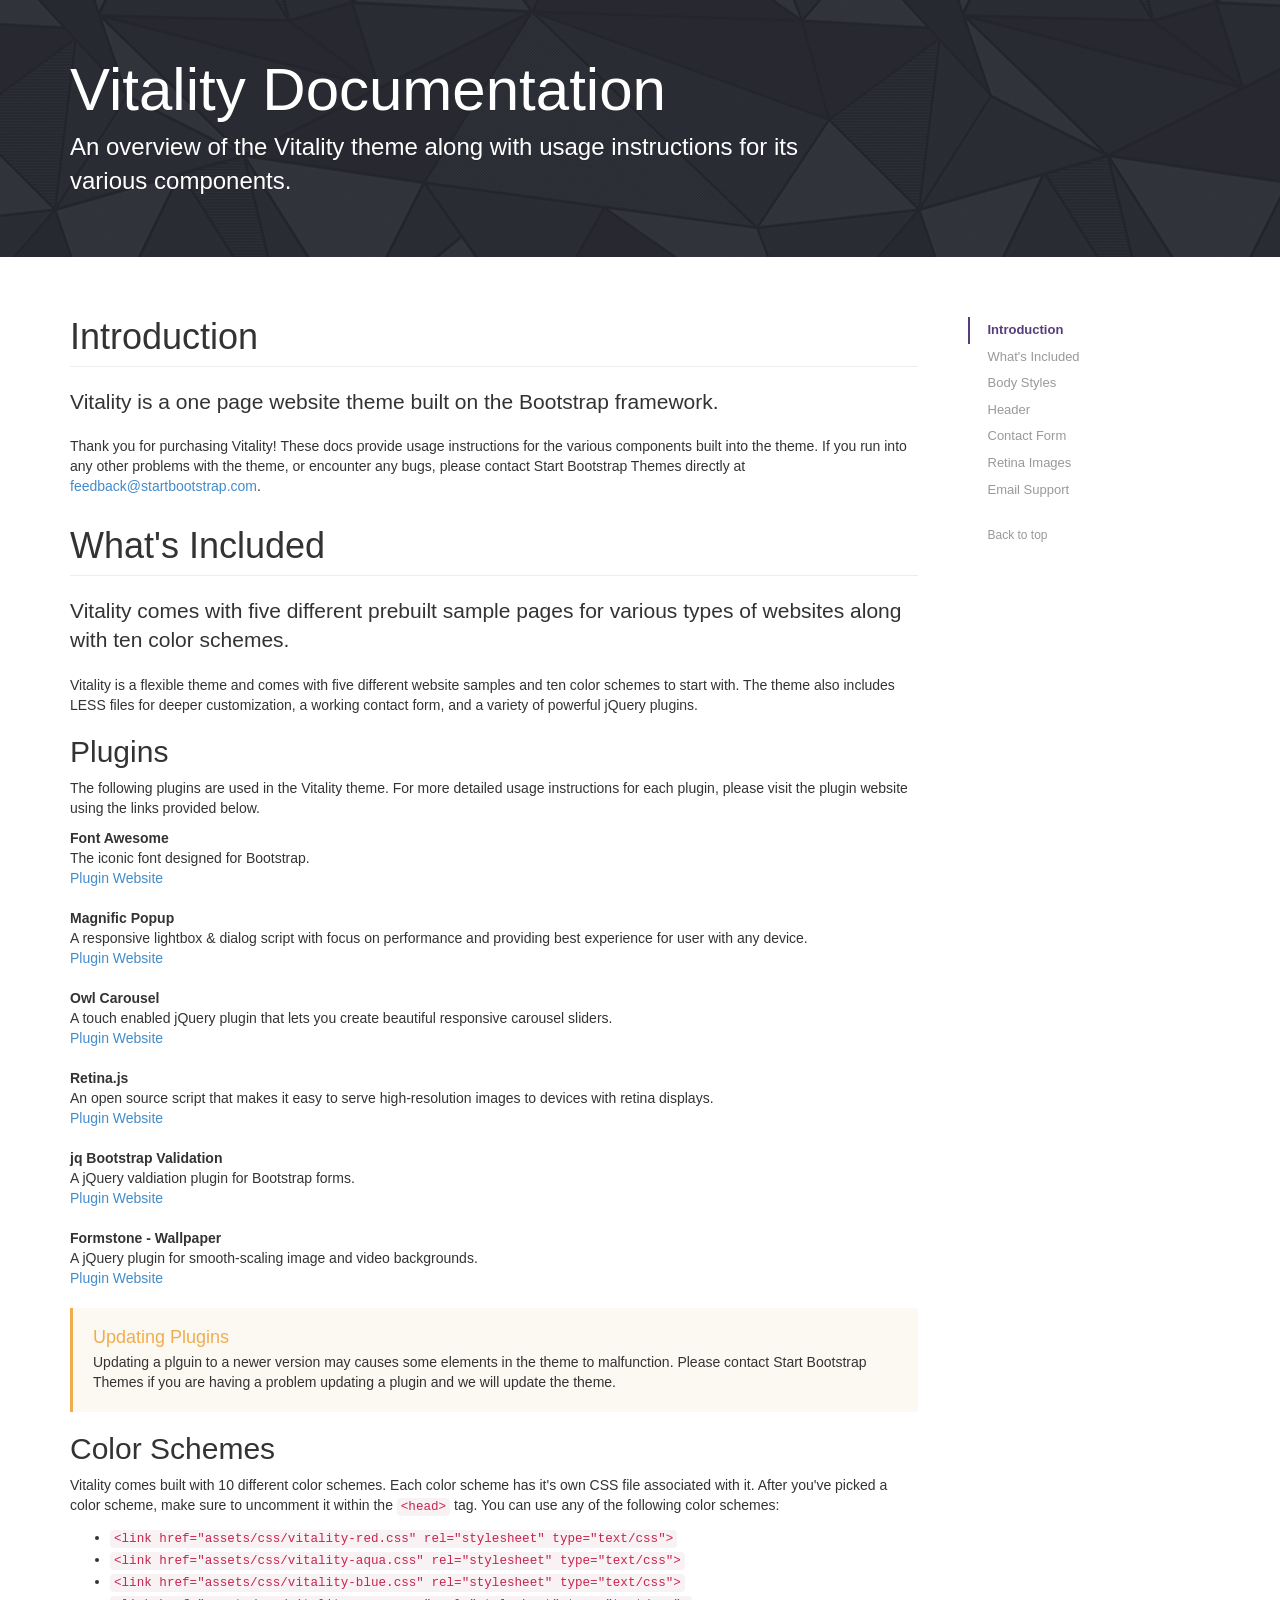
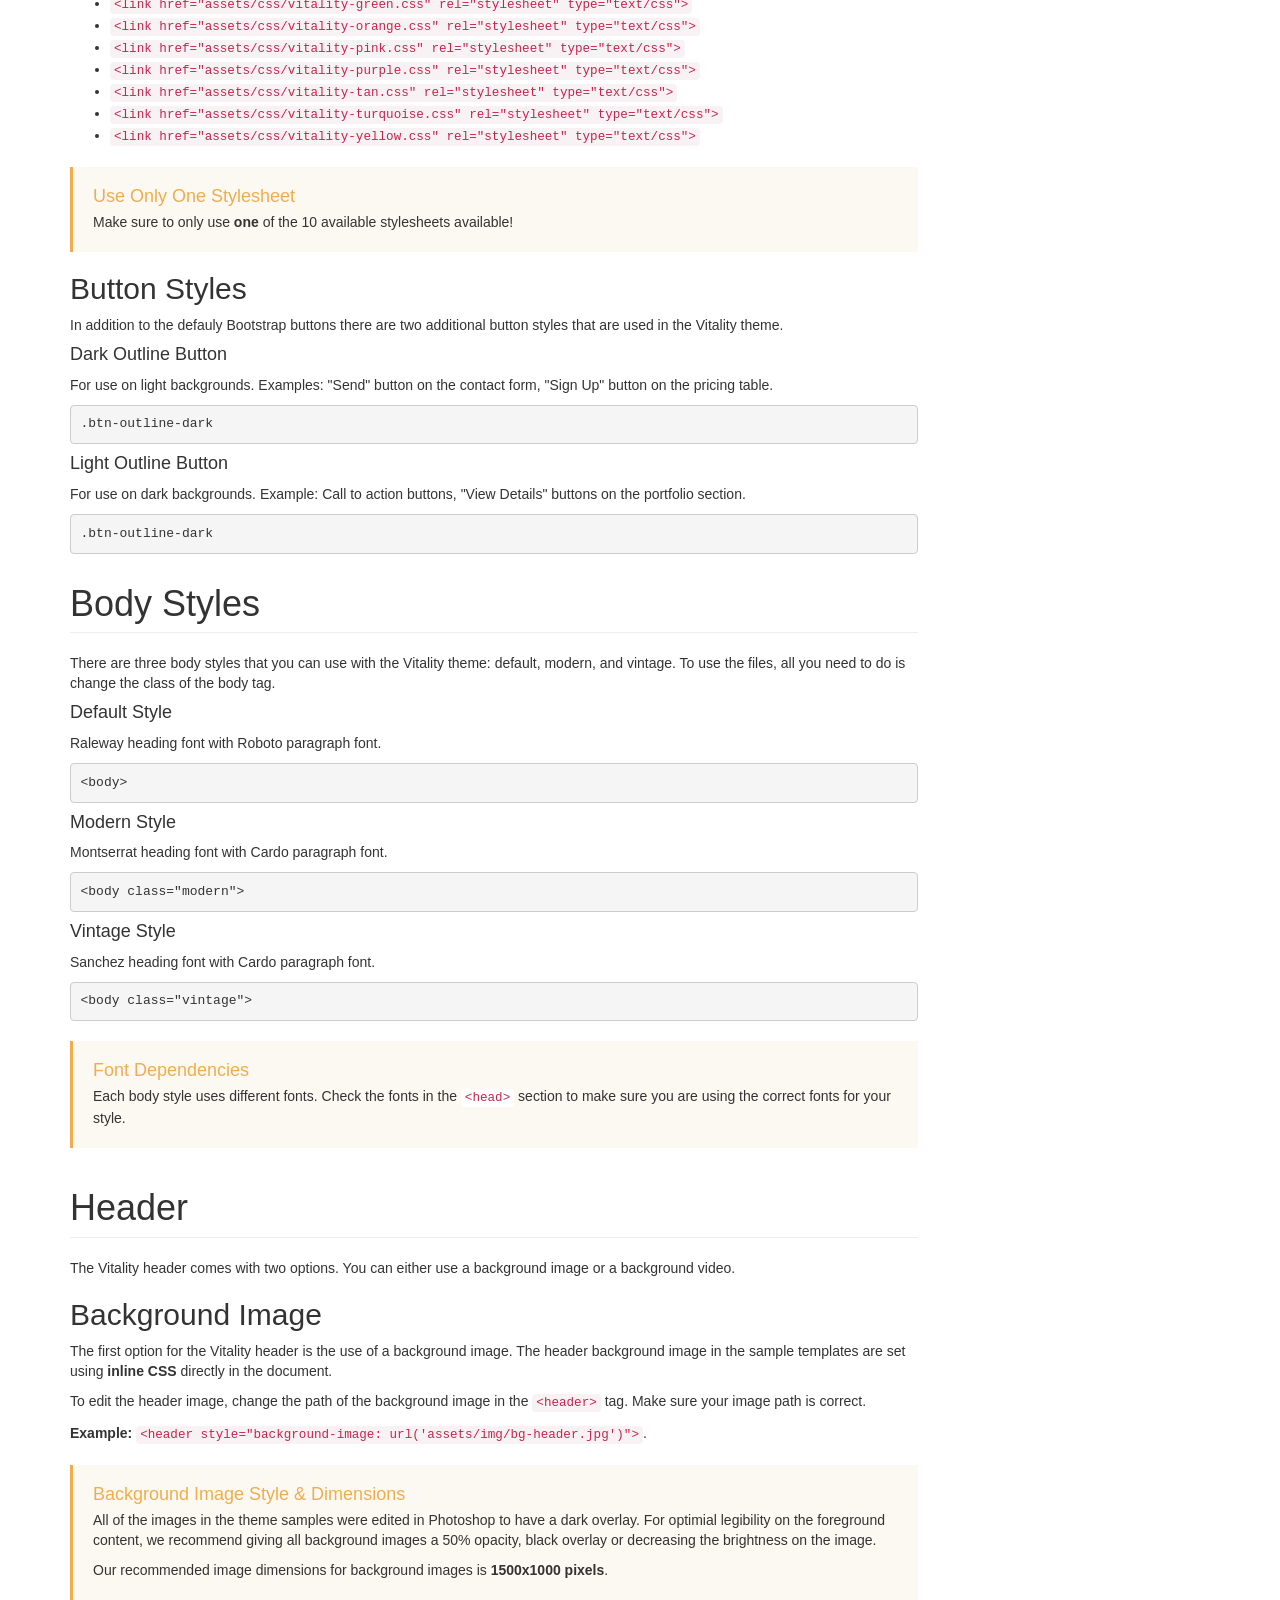
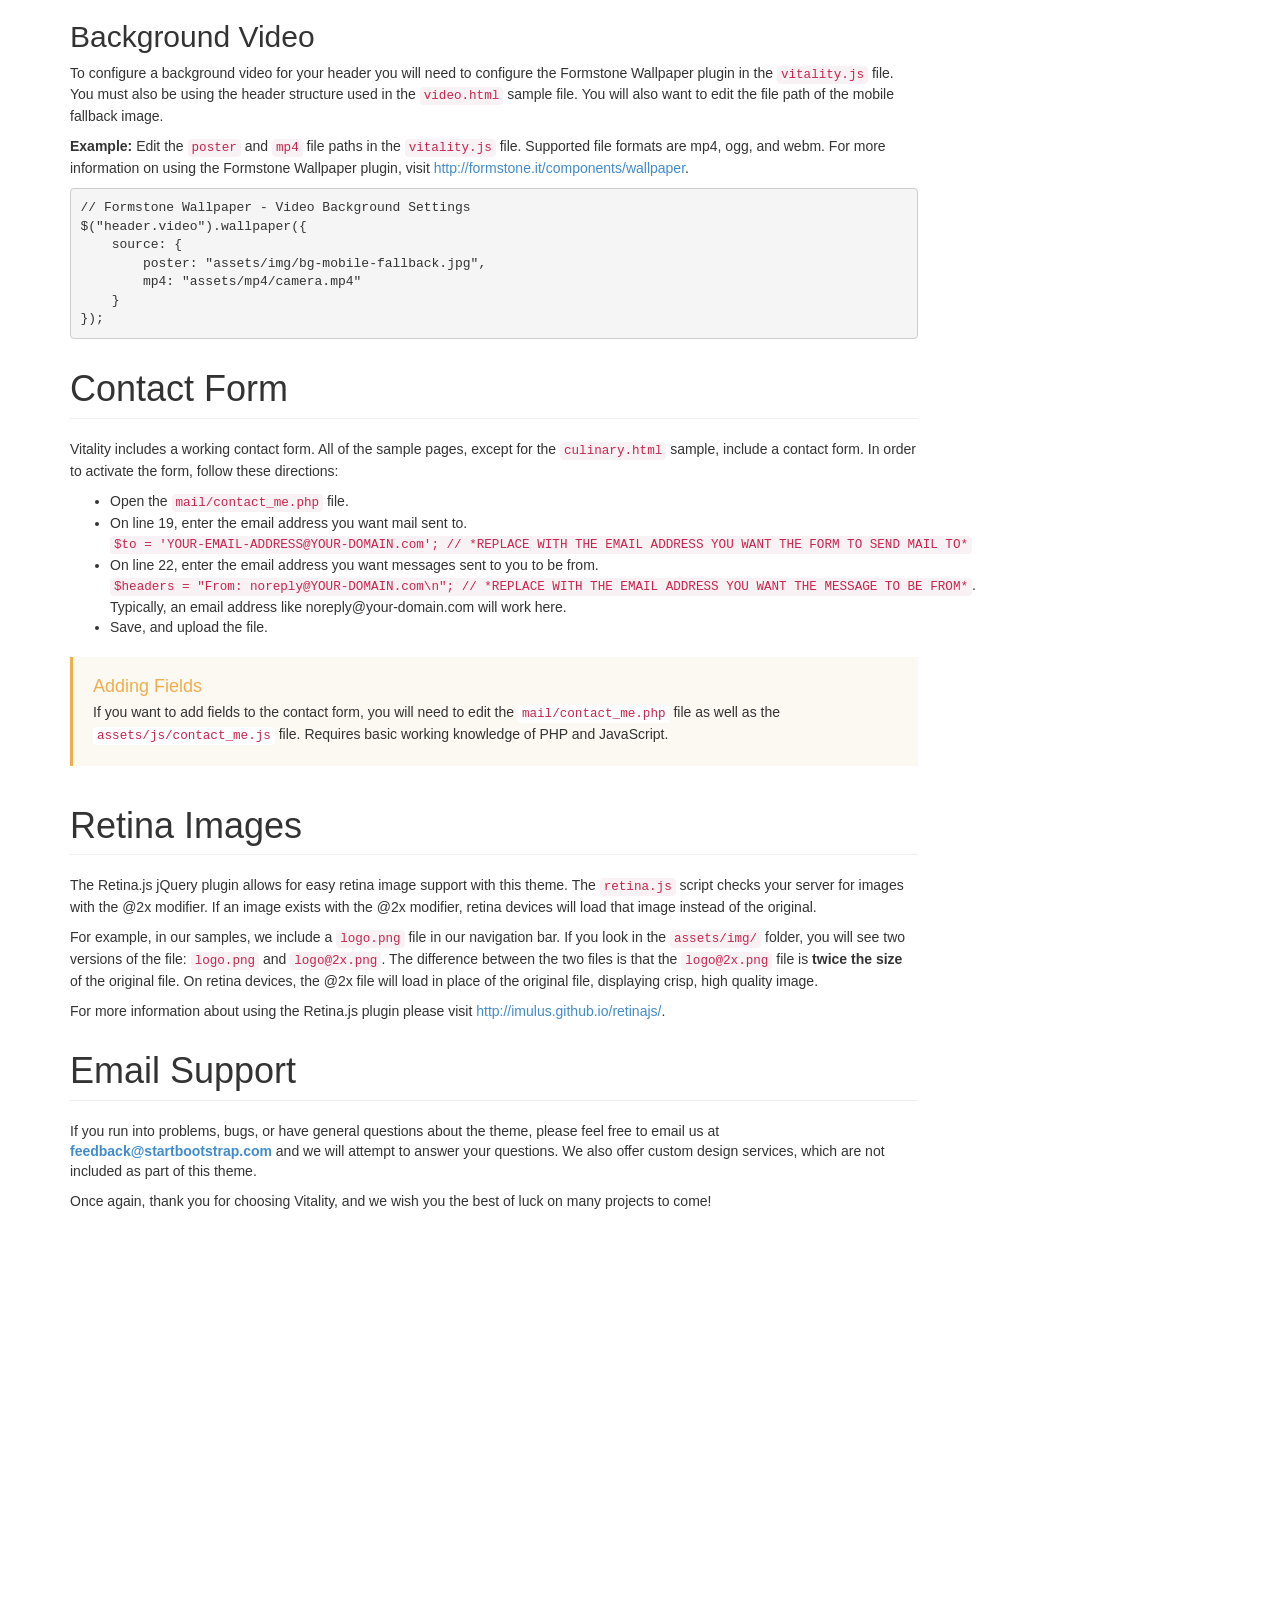
<file: docs/index.html>
<!DOCTYPE html>
<html lang="en">

<head>

    <meta charset="utf-8">
    <meta name="viewport" content="width=device-width, initial-scale=1.0, user-scalable=no">
    <meta name="description" content="">
    <meta name="author" content="">

    <title>Vitality Documentation</title>

    <!-- Bootstrap Core CSS -->
    <link href="css/bootstrap.min.css" rel="stylesheet" type="text/css">
    <link href="css/docs.min.css" rel="stylesheet" type="text/css">

    <!-- IE8 support for HTML5 elements and media queries -->
    <!--[if lt IE 9]>
      <script src="https://oss.maxcdn.com/libs/html5shiv/3.7.0/html5shiv.js"></script>
      <script src="https://oss.maxcdn.com/libs/respond.js/1.3.0/respond.min.js"></script>
    <![endif]-->

    <!-- Custom Docs Styles -->
    <style>
    .spacer {
        height: 750px;
    }
    .bs-docs-header {
        background: url('img/bg.gif') center center scroll repeat;
        color: #fff;
    }
    </style>

</head>

<body class="top">

    <!-- Docs page layout -->
    <div class="bs-docs-header" id="content">
        <div class="container">
            <h1>Vitality Documentation</h1>
            <p>An overview of the Vitality theme along with usage instructions for its various components.</p>
        </div>
    </div>

    <div class="container bs-docs-container">

        <div class="row">

            <div class="col-md-9" role="main">

                <div class="bs-docs-section">

                    <!-- Introduction Section -->
                    <h1 id="introduction" class="page-header">Introduction</h1>
                    <p class="lead">Vitality is a one page website theme built on the Bootstrap framework.</p>
                    <p>Thank you for purchasing Vitality! These docs provide usage instructions for the various components built into the theme. If you run into any other problems with the theme, or encounter any bugs, please contact Start Bootstrap Themes directly at <a href="mailto:feedback@startbootstrap.com">feedback@startbootstrap.com</a>.</p>

                    <!-- What's Included Section -->
                    <h1 id="whats-included" class="page-header">What's Included</h1>
                    <p class="lead">Vitality comes with five different prebuilt sample pages for various types of websites along with ten color schemes.</p>
                    <p>Vitality is a flexible theme and comes with five different website samples and ten color schemes to start with. The theme also includes LESS files for deeper customization, a working contact form, and a variety of powerful jQuery plugins.</p>

                    <h2 id="whats-included-plugins">Plugins</h2>
                    <p>The following plugins are used in the Vitality theme. For more detailed usage instructions for each plugin, please visit the plugin website using the links provided below.</p>
                    <dl>
                        <dt>Font Awesome</dt>
                        <dl>The iconic font designed for Bootstrap.<br><a href="http://fontawesome.io/">Plugin Website</a>
                        </dl>
                        <dt>Magnific Popup</dt>
                        <dl>A responsive lightbox &amp; dialog script with focus on performance and providing best experience for user with any device.<br><a href="http://dimsemenov.com/plugins/magnific-popup/">Plugin Website</a>
                        </dl>
                        <dt>Owl Carousel</dt>
                        <dl>A touch enabled jQuery plugin that lets you create beautiful responsive carousel sliders.<br><a href="https://github.com/OwlFonk/OwlCarousel">Plugin Website</a>
                        </dl>
                        <dt>Retina.js</dt>
                        <dl>An open source script that makes it easy to serve high-resolution images to devices with retina displays.<br><a href="http://imulus.github.io/retinajs/">Plugin Website</a>
                        </dl>
                        <dt>jq Bootstrap Validation</dt>
                        <dl>A jQuery valdiation plugin for Bootstrap forms.<br><a href="http://reactiveraven.github.io/jqBootstrapValidation/">Plugin Website</a>
                        </dl>
                        <dt>Formstone - Wallpaper</dt>
                        <dl>A jQuery plugin for smooth-scaling image and video backgrounds.<br><a href="http://formstone.it/components/wallpaper">Plugin Website</a>
                        </dl>
                    </dl>

                    <div class="bs-callout bs-callout-warning">
                        <h4>Updating Plugins</h4>
                        <p>Updating a plguin to a newer version may causes some elements in the theme to malfunction. Please contact Start Bootstrap Themes if you are having a problem updating a plugin and we will update the theme.</p>
                    </div>

                    <!-- What's Included Section - Color Schemes -->
                    <h2 id="whats-included-color-schemes">Color Schemes</h2>
                    <p>Vitality comes built with 10 different color schemes. Each color scheme has it's own CSS file associated with it. After you've picked a color scheme, make sure to uncomment it within the <code>&lt;head&gt;</code> tag. You can use any of the following color schemes:</p>
                    <ul>
                        <li>
                            <code>&lt;link href="assets/css/vitality-red.css" rel="stylesheet" type="text/css"&gt;</code>
                        </li>
                        <li>
                            <code>&lt;link href="assets/css/vitality-aqua.css" rel="stylesheet" type="text/css"&gt;</code>
                        </li>
                        <li>
                            <code>&lt;link href="assets/css/vitality-blue.css" rel="stylesheet" type="text/css"&gt;</code>
                        </li>
                        <li>
                            <code>&lt;link href="assets/css/vitality-green.css" rel="stylesheet" type="text/css"&gt;</code>
                        </li>
                        <li>
                            <code>&lt;link href="assets/css/vitality-orange.css" rel="stylesheet" type="text/css"&gt;</code>
                        </li>
                        <li>
                            <code>&lt;link href="assets/css/vitality-pink.css" rel="stylesheet" type="text/css"&gt;</code>
                        </li>
                        <li>
                            <code>&lt;link href="assets/css/vitality-purple.css" rel="stylesheet" type="text/css"&gt;</code>
                        </li>
                        <li>
                            <code>&lt;link href="assets/css/vitality-tan.css" rel="stylesheet" type="text/css"&gt;</code>
                        </li>
                        <li>
                            <code>&lt;link href="assets/css/vitality-turquoise.css" rel="stylesheet" type="text/css"&gt;</code>
                        </li>
                        <li>
                            <code>&lt;link href="assets/css/vitality-yellow.css" rel="stylesheet" type="text/css"&gt;</code>
                        </li>
                    </ul>

                    <div class="bs-callout bs-callout-warning">
                        <h4>Use Only One Stylesheet</h4>
                        <p>Make sure to only use <strong>one</strong> of the 10 available stylesheets available!</p>
                    </div>

                    <!-- What's Included Section - Button Styles -->
                    <h2 id="whats-included-button-styles">Button Styles</h2>
                    <p>In addition to the defauly Bootstrap buttons there are two additional button styles that are used in the Vitality theme.</p>
                    <h4>Dark Outline Button</h4>
                    <p>For use on light backgrounds. Examples: "Send" button on the contact form, "Sign Up" button on the pricing table.</p>
                    <pre><code>.btn-outline-dark</code></pre>

                    <h4>Light Outline Button</h4>
                    <p>For use on dark backgrounds. Example: Call to action buttons, "View Details" buttons on the portfolio section.</p>
                    <pre><code>.btn-outline-dark</code></pre>

                    <!-- Body Styles Section -->
                    <h1 id="body-styles" class="page-header">Body Styles</h1>
                    <p>There are three body styles that you can use with the Vitality theme: default, modern, and vintage. To use the files, all you need to do is change the class of the body tag.</p>
                    <h4>Default Style</h4>
                    <p>Raleway heading font with Roboto paragraph font.</p>
                    <pre><code>&lt;body&gt;</code></pre>
                    <h4>Modern Style</h4>
                    <p>Montserrat heading font with Cardo paragraph font.</p>
                    <pre><code>&lt;body class="modern"&gt;</code></pre>
                    <p></p>
                    <h4>Vintage Style</h4>
                    <p>Sanchez heading font with Cardo paragraph font.</p>
                    <pre><code>&lt;body class="vintage"&gt;</code></pre>

                    <div class="bs-callout bs-callout-warning">
                        <h4>Font Dependencies</h4>
                        <p>Each body style uses different fonts. Check the fonts in the <code>&lt;head&gt;</code> section to make sure you are using the correct fonts for your style.</p>
                    </div>

                    <!-- Header Section -->
                    <h1 id="header" class="page-header">Header</h1>
                    <p>The Vitality header comes with two options. You can either use a background image or a background video.</p>

                    <!-- Header Section - Background Image -->
                    <h2 id="header-image">Background Image</h2>
                    <p>The first option for the Vitality header is the use of a background image. The header background image in the sample templates are set using <strong>inline CSS</strong> directly in the document.</p>
                    <p>To edit the header image, change the path of the background image in the <code>&lt;header&gt;</code> tag. Make sure your image path is correct.</p>
                    <p><strong>Example: </strong><code>&lt;header style="background-image: url('assets/img/bg-header.jpg')"&gt;</code>.</p>

                    <div class="bs-callout bs-callout-warning">
                        <h4>Background Image Style &amp; Dimensions</h4>
                        <p>All of the images in the theme samples were edited in Photoshop to have a dark overlay. For optimial legibility on the foreground content, we recommend giving all background images a 50% opacity, black overlay or decreasing the brightness on the image.</p>
                        <p>Our recommended image dimensions for background images is <strong>1500x1000 pixels</strong>.</p>
                    </div>

                    <!-- Header Section - Background Video -->
                    <h2 id="header-video">Background Video</h2>
                    <p>To configure a background video for your header you will need to configure the Formstone Wallpaper plugin in the <code>vitality.js</code> file. You must also be using the header structure used in the <code>video.html</code> sample file. You will also want to edit the file path of the mobile fallback image.</p>
                    <p><strong>Example:</strong> Edit the <code>poster</code> and <code>mp4</code> file paths in the <code>vitality.js</code> file. Supported file formats are mp4, ogg, and webm. For more information on using the Formstone Wallpaper plugin, visit <a href="http://formstone.it/components/wallpaper">http://formstone.it/components/wallpaper</a>.</p>
                    <pre><code>// Formstone Wallpaper - Video Background Settings
$("header.video").wallpaper({
    source: {
        poster: "assets/img/bg-mobile-fallback.jpg",
        mp4: "assets/mp4/camera.mp4"
    }
});</code></pre>

                    <!-- Contact Form Section -->
                    <h1 id="contact-form" class="page-header">Contact Form</h1>
                    <p>Vitality includes a working contact form. All of the sample pages, except for the <code>culinary.html</code> sample, include a contact form. In order to activate the form, follow these directions:</p>
                    <ul>
                        <li>Open the <code>mail/contact_me.php</code> file.</li>
                        <li>On line 19, enter the email address you want mail sent to. <code>$to = 'YOUR-EMAIL-ADDRESS@YOUR-DOMAIN.com'; // *REPLACE WITH THE EMAIL ADDRESS YOU WANT THE FORM TO SEND MAIL TO*</code>
                        </li>
                        <li>On line 22, enter the email address you want messages sent to you to be from. <code>$headers = "From: noreply@YOUR-DOMAIN.com\n"; // *REPLACE WITH THE EMAIL ADDRESS YOU WANT THE MESSAGE TO BE FROM*</code>. Typically, an email address like noreply@your-domain.com will work here.</li>
                        <li>Save, and upload the file.</li>
                    </ul>

                    <div class="bs-callout bs-callout-warning">
                        <h4>Adding Fields</h4>
                        <p>If you want to add fields to the contact form, you will need to edit the <code>mail/contact_me.php</code> file as well as the <code>assets/js/contact_me.js</code> file. Requires basic working knowledge of PHP and JavaScript.</p>
                    </div>

                    <h1 id="retina-images" class="page-header">Retina Images</h1>
                    <p>The Retina.js jQuery plugin allows for easy retina image support with this theme. The <code>retina.js</code> script checks your server for images with the @2x modifier. If an image exists with the @2x modifier, retina devices will load that image instead of the original.</p>
                    <p>For example, in our samples, we include a <code>logo.png</code> file in our navigation bar. If you look in the <code>assets/img/</code> folder, you will see two versions of the file: <code>logo.png</code> and <code>logo@2x.png</code>. The difference between the two files is that the <code>logo@2x.png</code> file is <strong>twice the size</strong> of the original file. On retina devices, the @2x file will load in place of the original file, displaying crisp, high quality image.</p>
                    <p>For more information about using the Retina.js plugin please visit <a href="http://imulus.github.io/retinajs/">http://imulus.github.io/retinajs/</a>.</p>

                    <h1 id="email-support" class="page-header">Email Support</h1>
                    <p>If you run into problems, bugs, or have general questions about the theme, please feel free to email us at <strong><a href="mailto:feedback@startbootstrap.com">feedback@startbootstrap.com</a></strong> and we will attempt to answer your questions. We also offer custom design services, which are not included as part of this theme.</p>
                    <p>Once again, thank you for choosing Vitality, and we wish you the best of luck on many projects to come!</p>

                    <div class="spacer"></div>

                </div>
                <!-- /.bs-docs-section -->

            </div>
            <!-- /.col-md-9 -->

            <div class="col-md-3">
                <div class="bs-docs-sidebar">
                    <ul class="nav bs-docs-sidenav">
                        <li>
                            <a href="#introduction">Introduction</a>
                        </li>
                        <li>
                            <a href="#whats-included">What's Included</a>
                            <ul class="nav">
                                <li>
                                    <a href="#whats-included-plugins">Plugins</a>
                                </li>
                                <li>
                                    <a href="#whats-included-color-schemes">Color Schemes</a>
                                </li>
                                <li>
                                    <a href="#whats-included-button-styles">Button Styles</a>
                                </li>
                            </ul>
                        </li>
                        <li>
                            <a href="#body-styles">Body Styles</a>
                        </li>
                        <li>
                            <a href="#header">Header</a>
                            <ul class="nav">
                                <li>
                                    <a href="#header-image">Background Image</a>
                                </li>
                                <li>
                                    <a href="#header-video">Background Video</a>
                                </li>
                            </ul>
                        </li>
                        <li>
                            <a href="#contact-form">Contact Form</a>
                        </li>
                        <li>
                            <a href="#retina-images">Retina Images</a>
                        </li>
                        <li>
                            <a href="#email-support">Email Support</a>
                        </li>
                    </ul>
                    <a class="back-to-top" href="#top">Back to top</a>
                </div>
            </div>
            <!-- /.col-md-3 -->

        </div>
        <!-- /.row -->

    </div>
    <!-- /.container -->

    <!-- Core Scripts -->
    <script src="js/jquery-1.10.2.js"></script>
    <script src="js/bootstrap.min.js"></script>
    <script src="js/docs.min.js"></script>

</body>

</html>
</file>
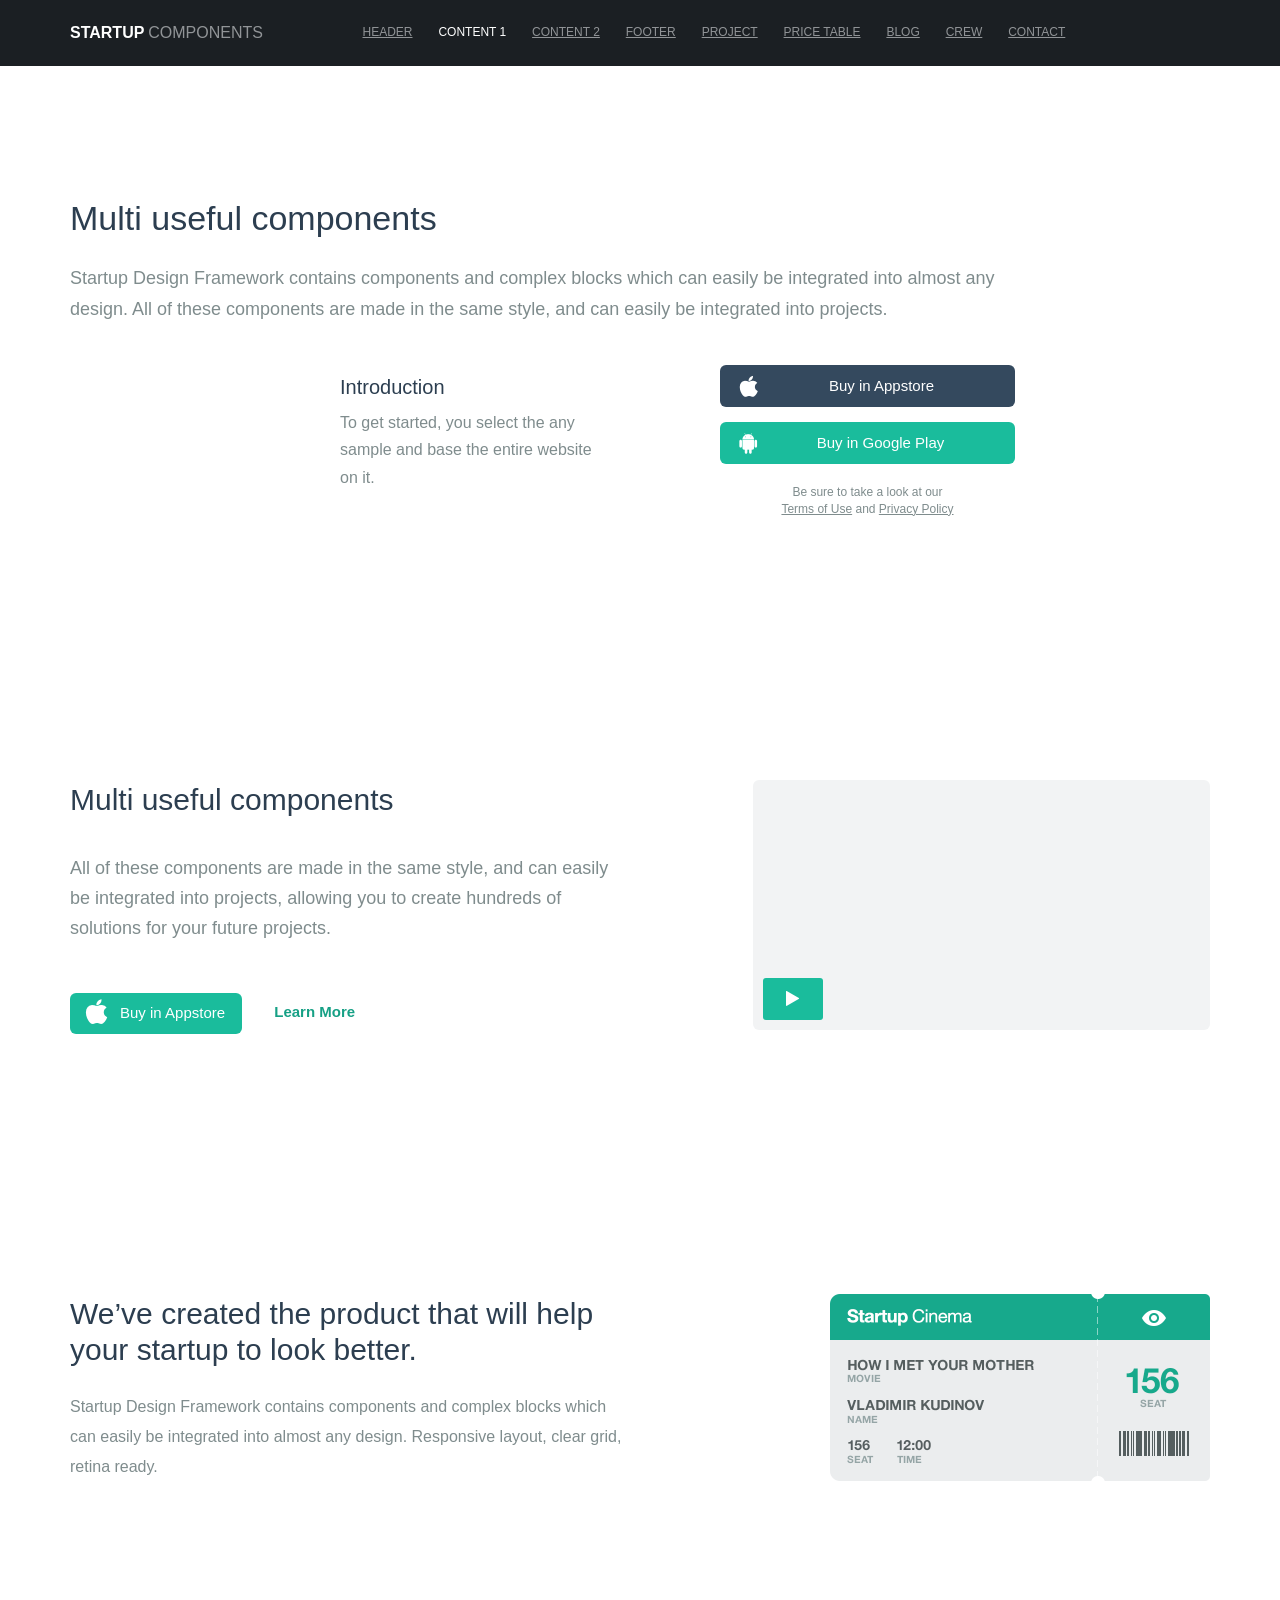
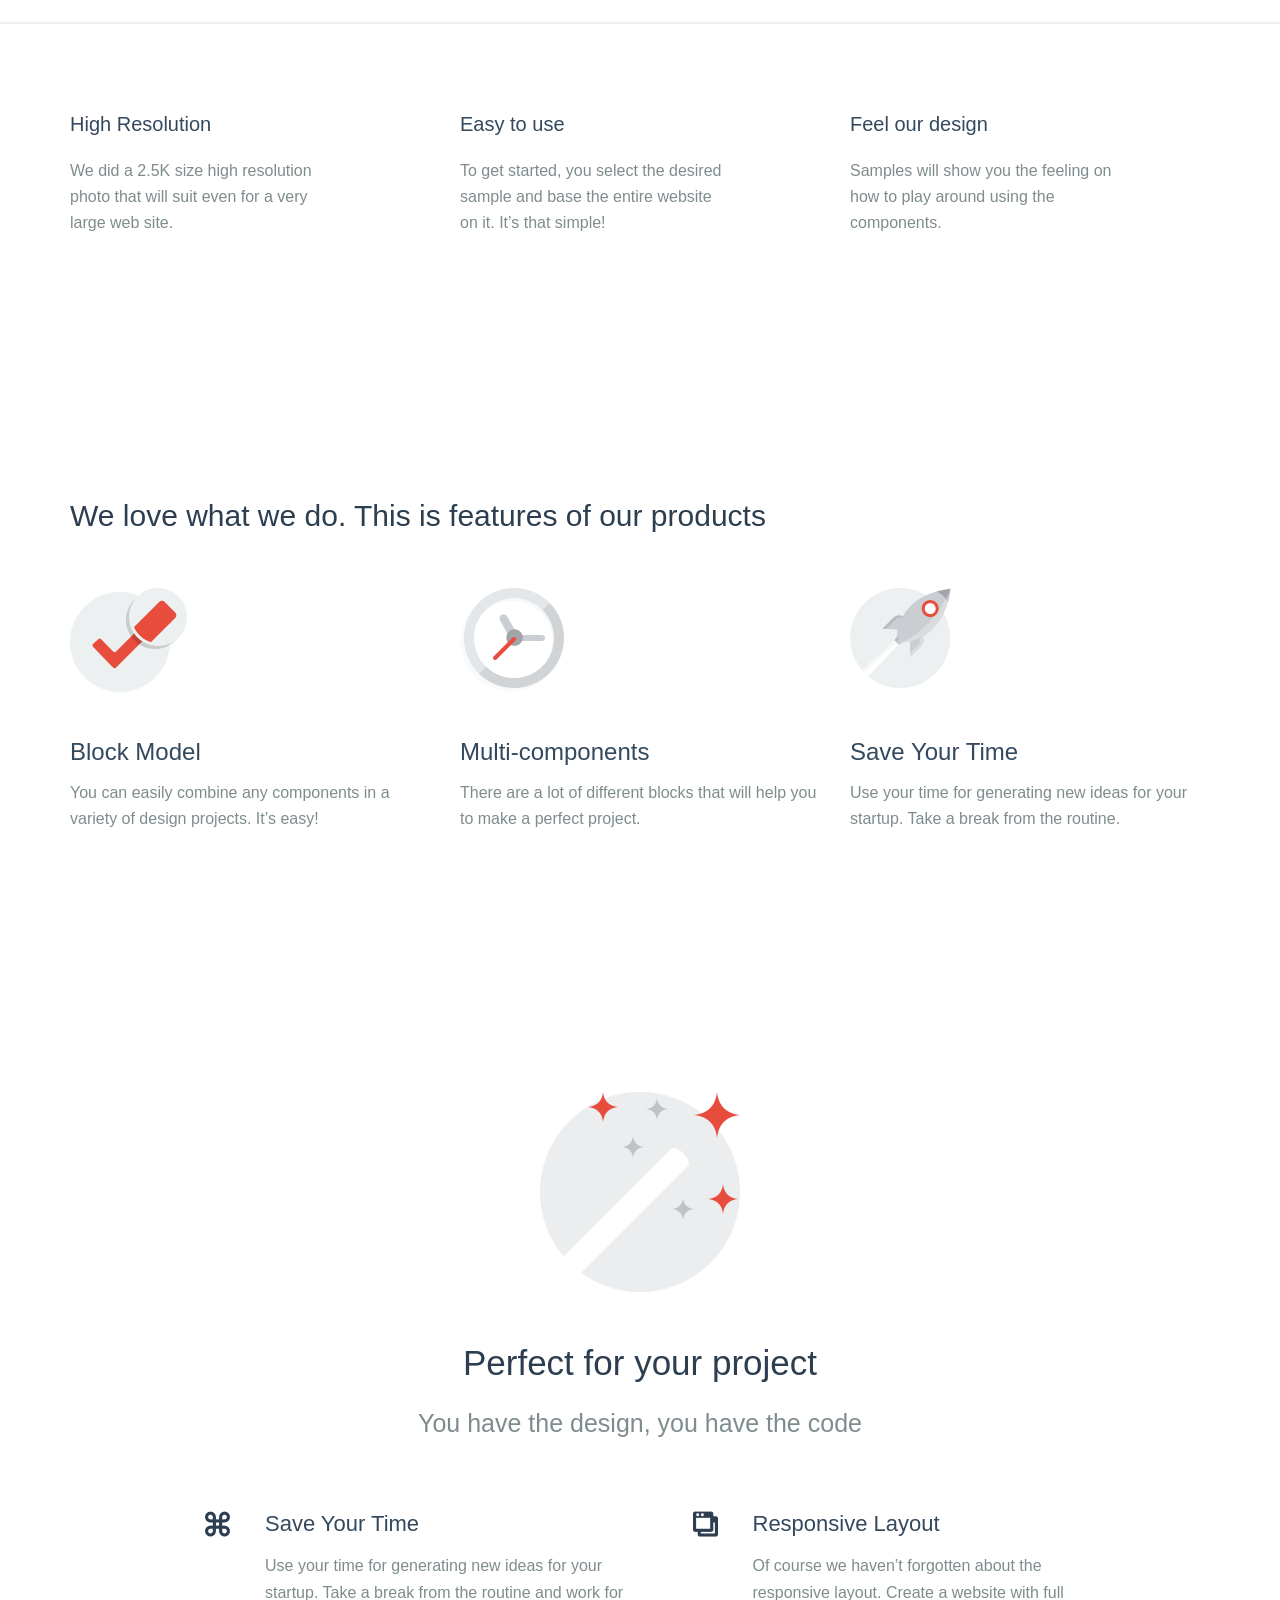
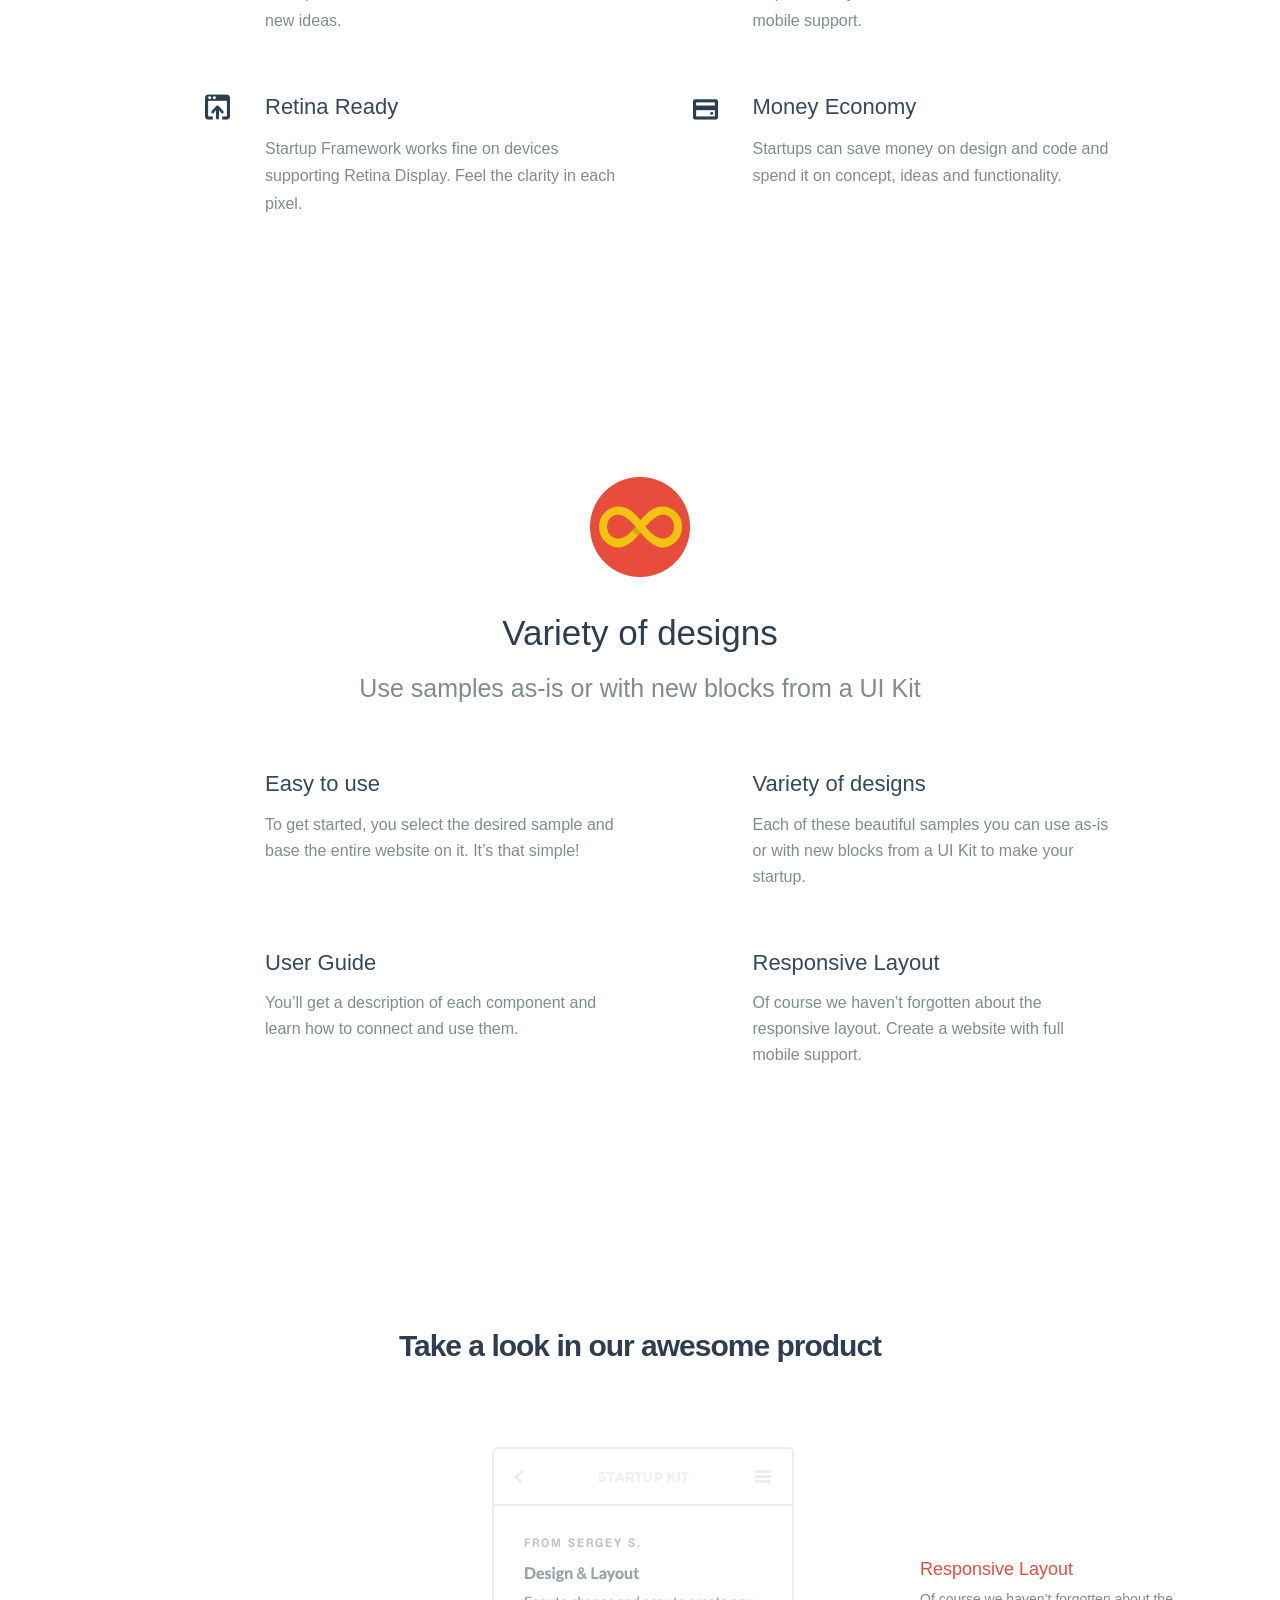
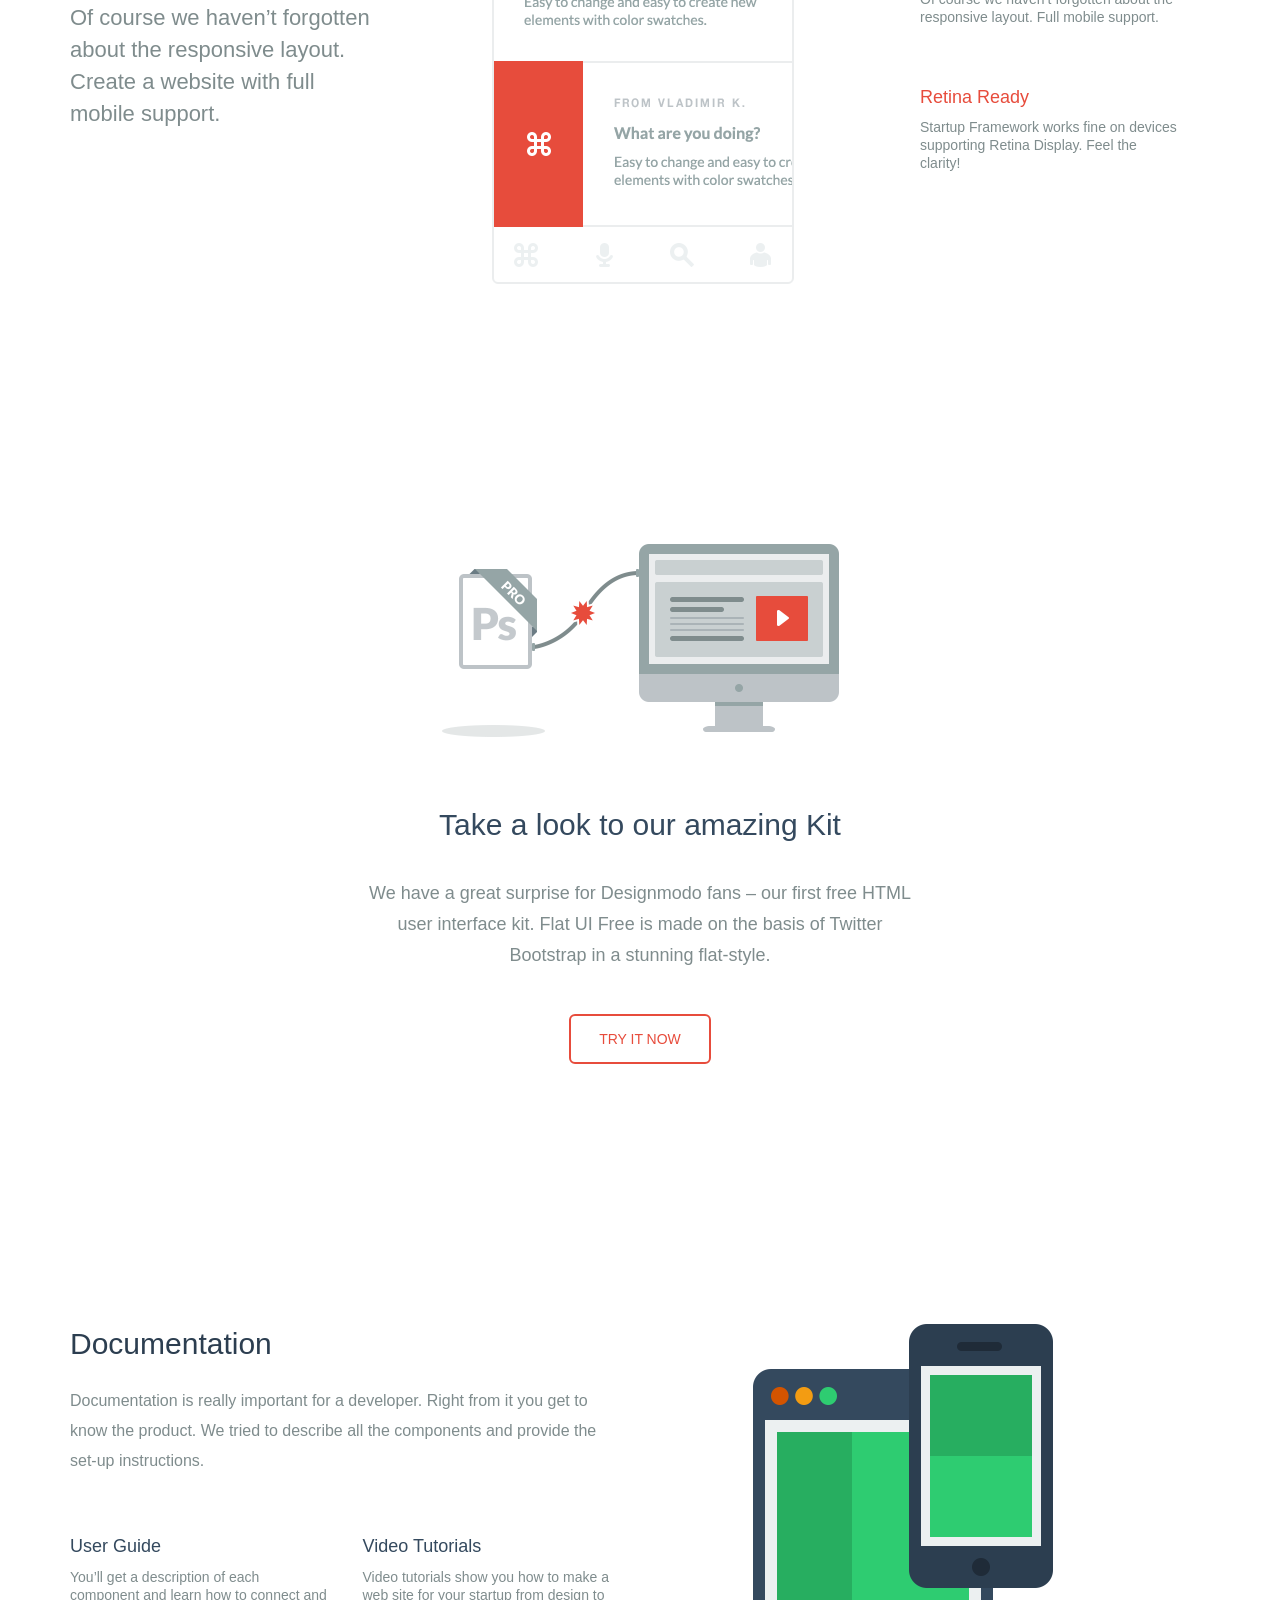
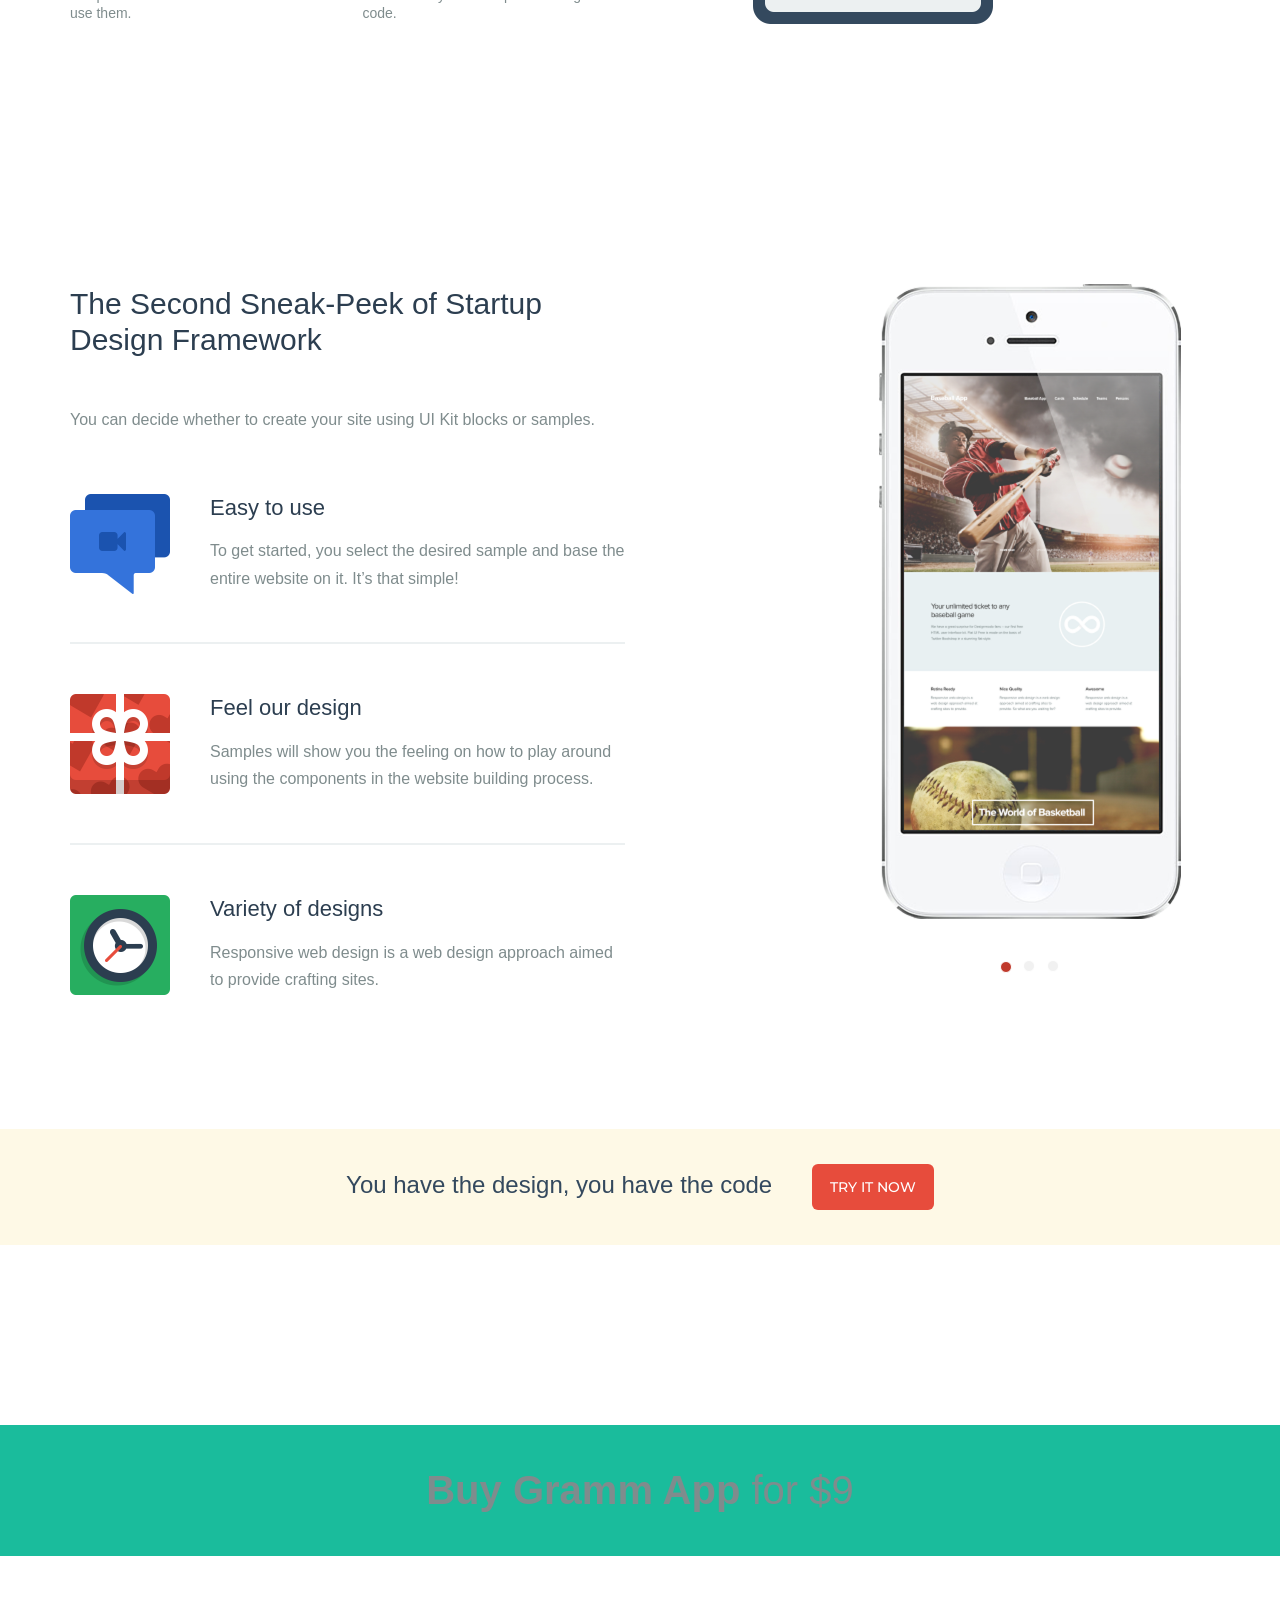
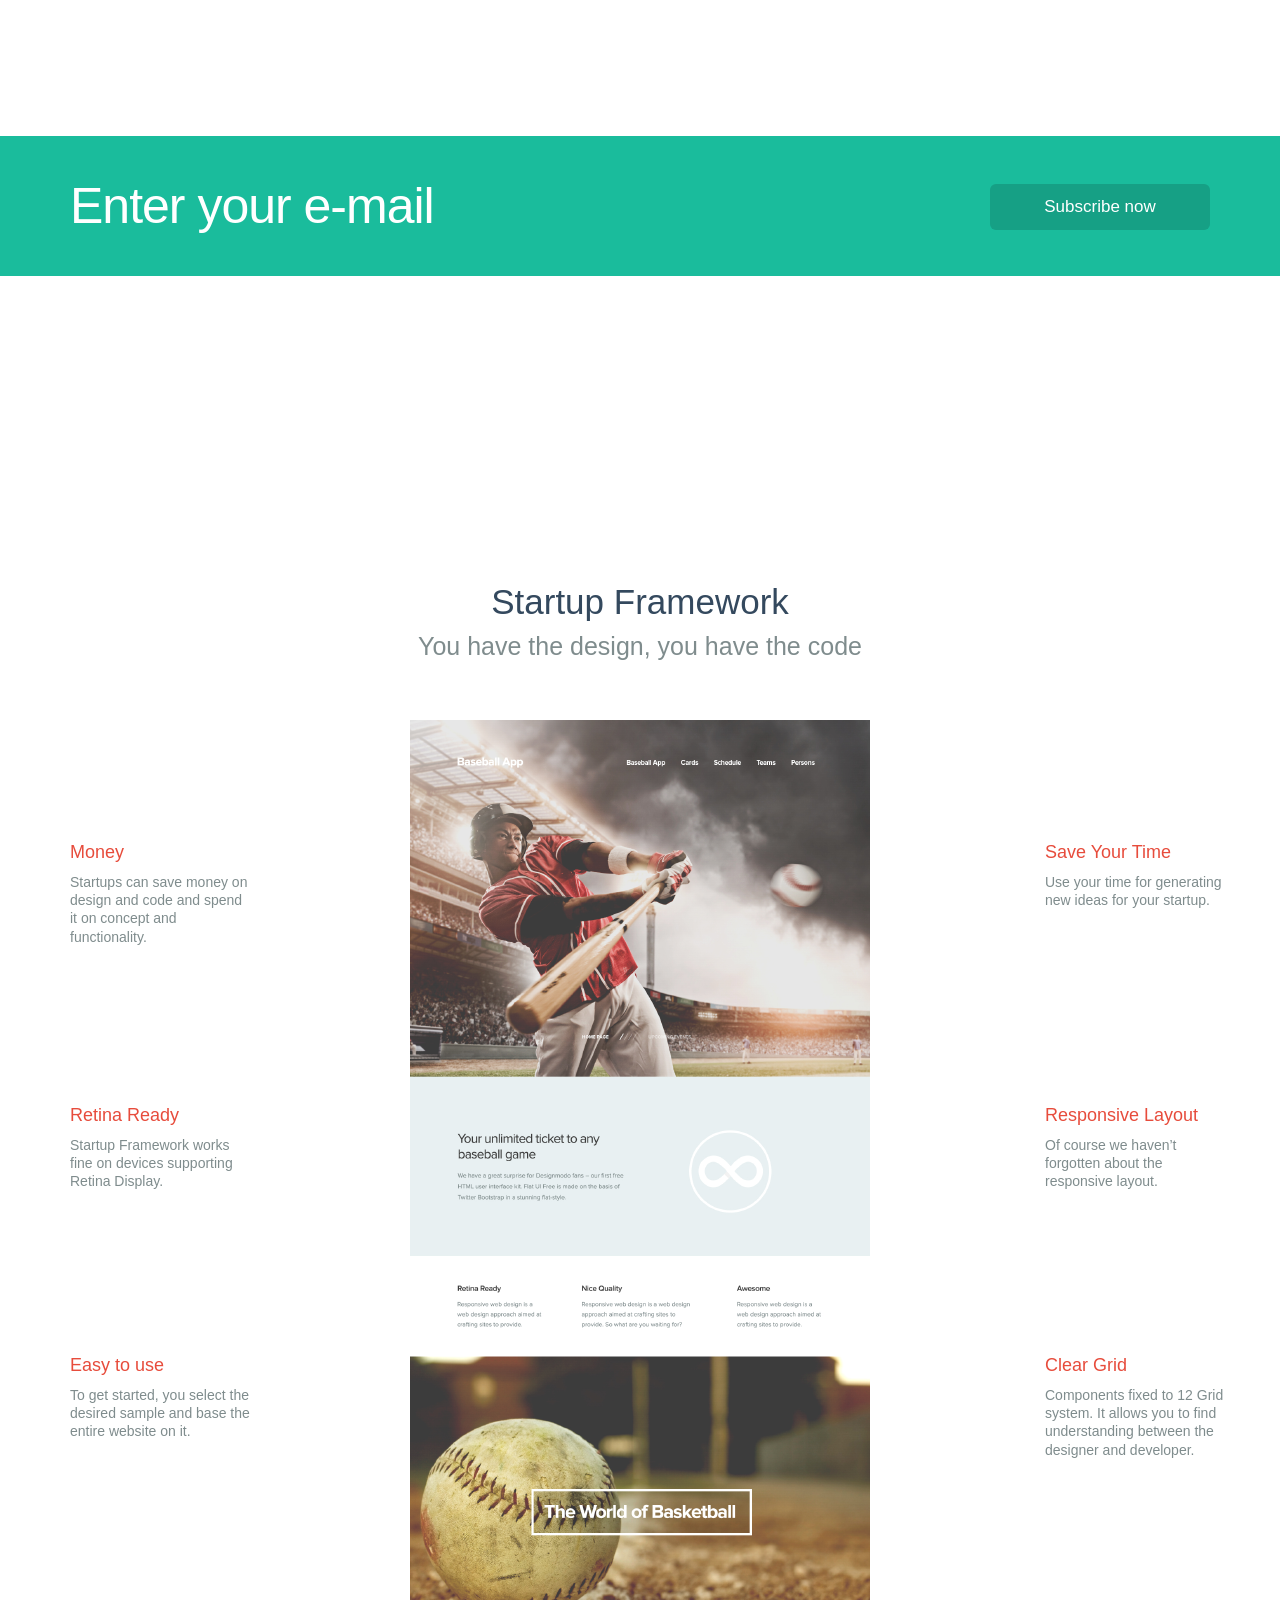
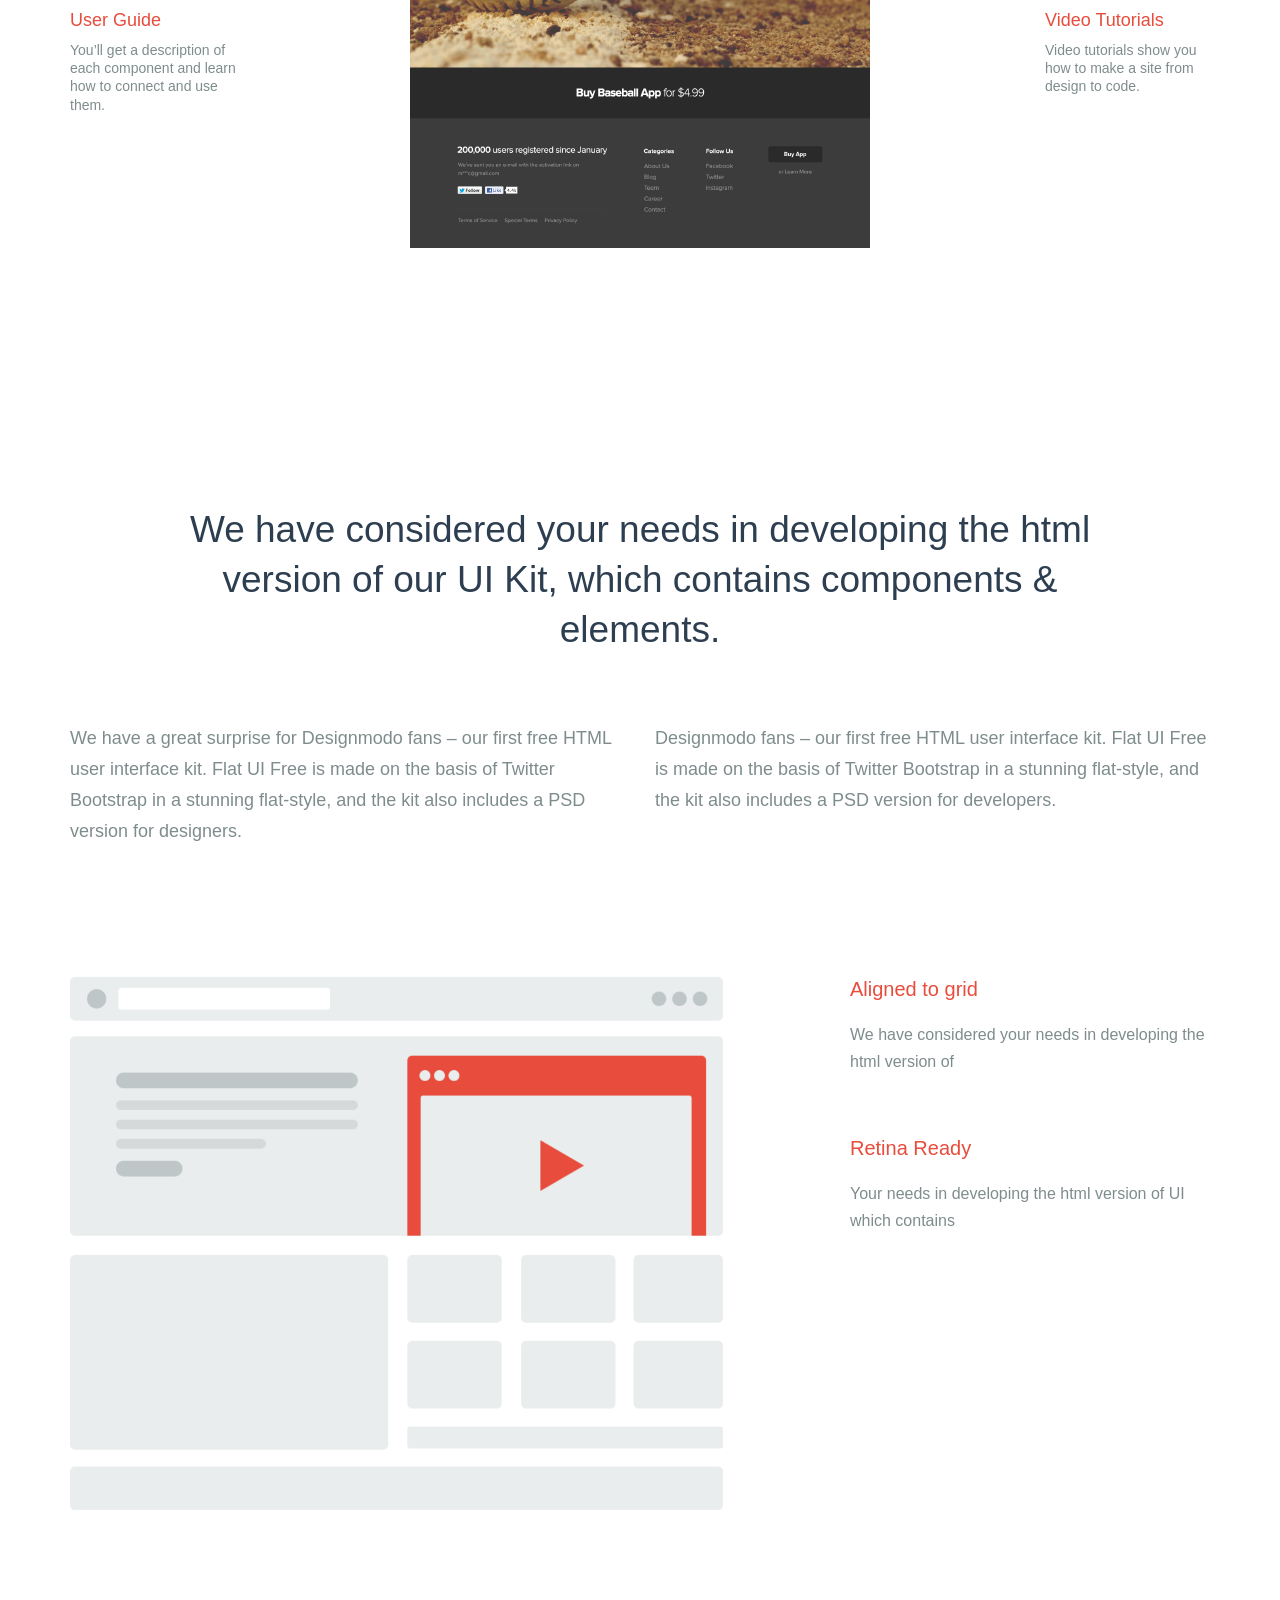
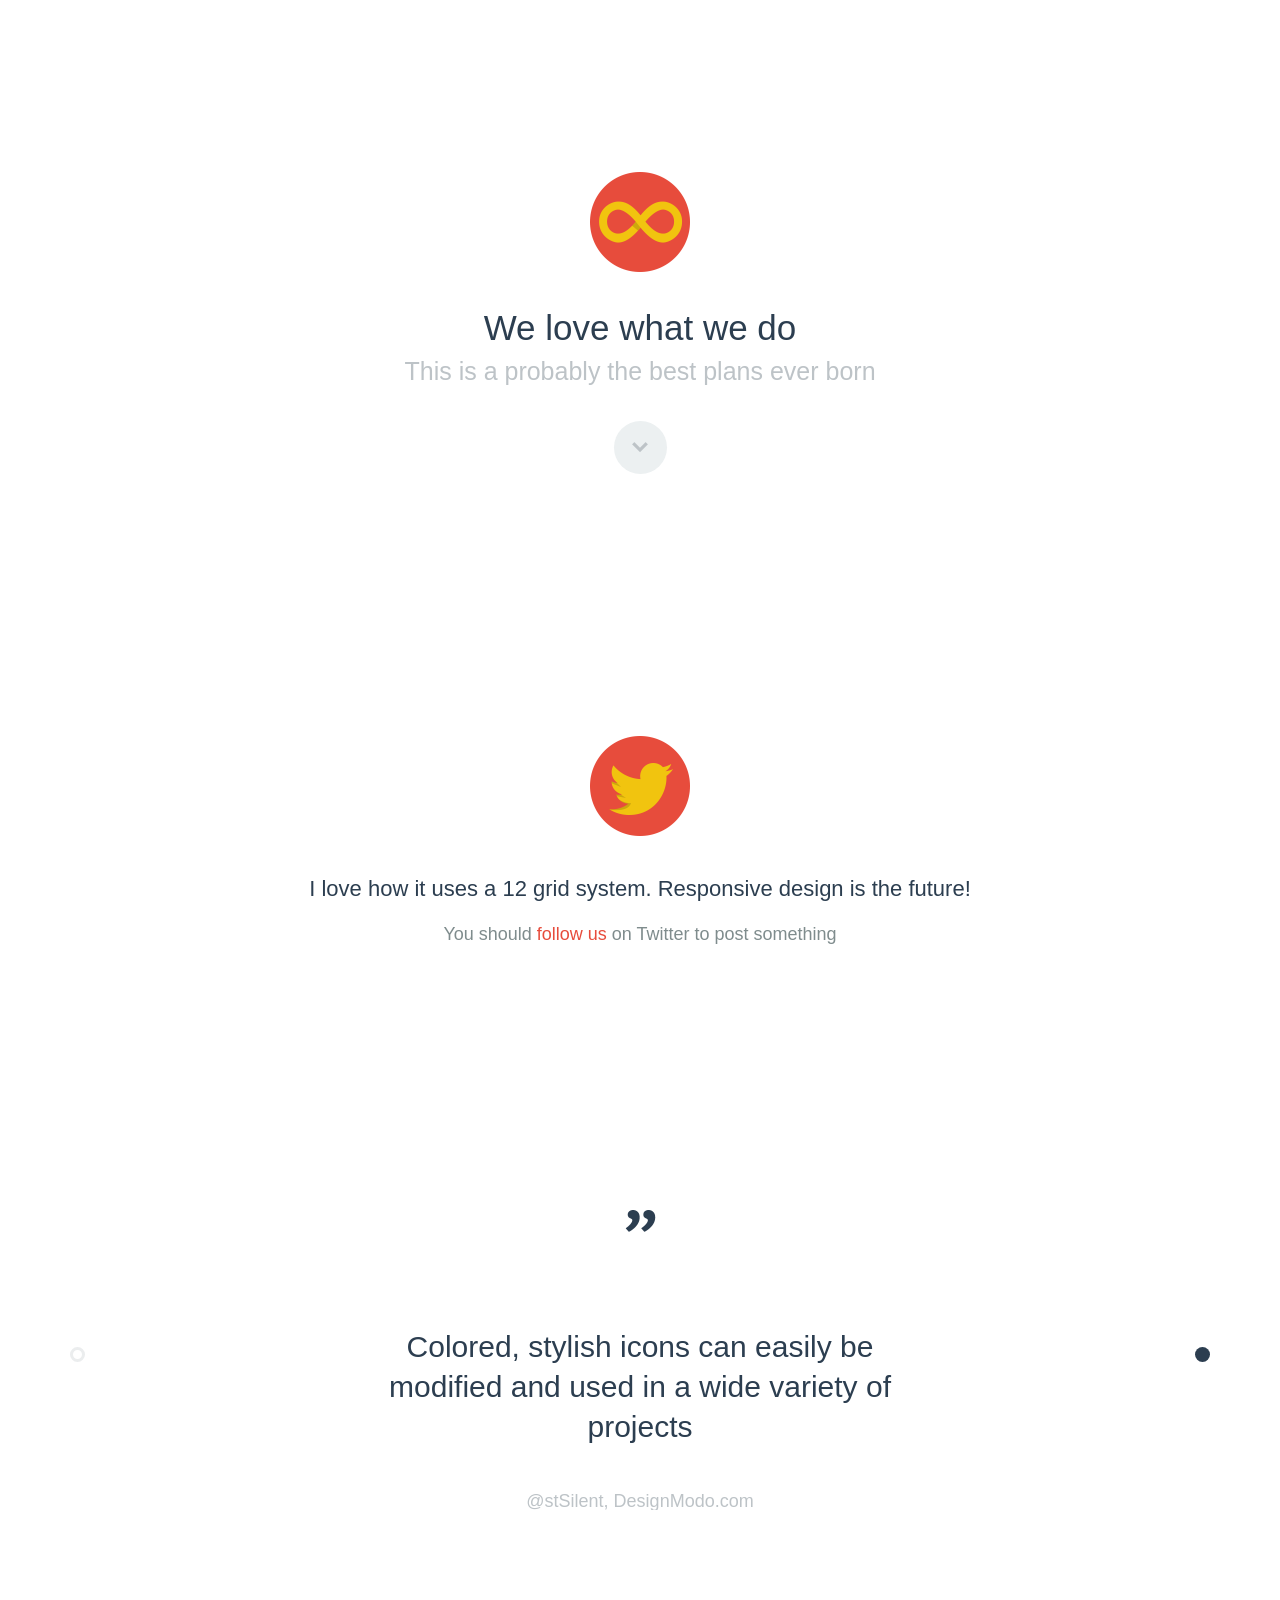
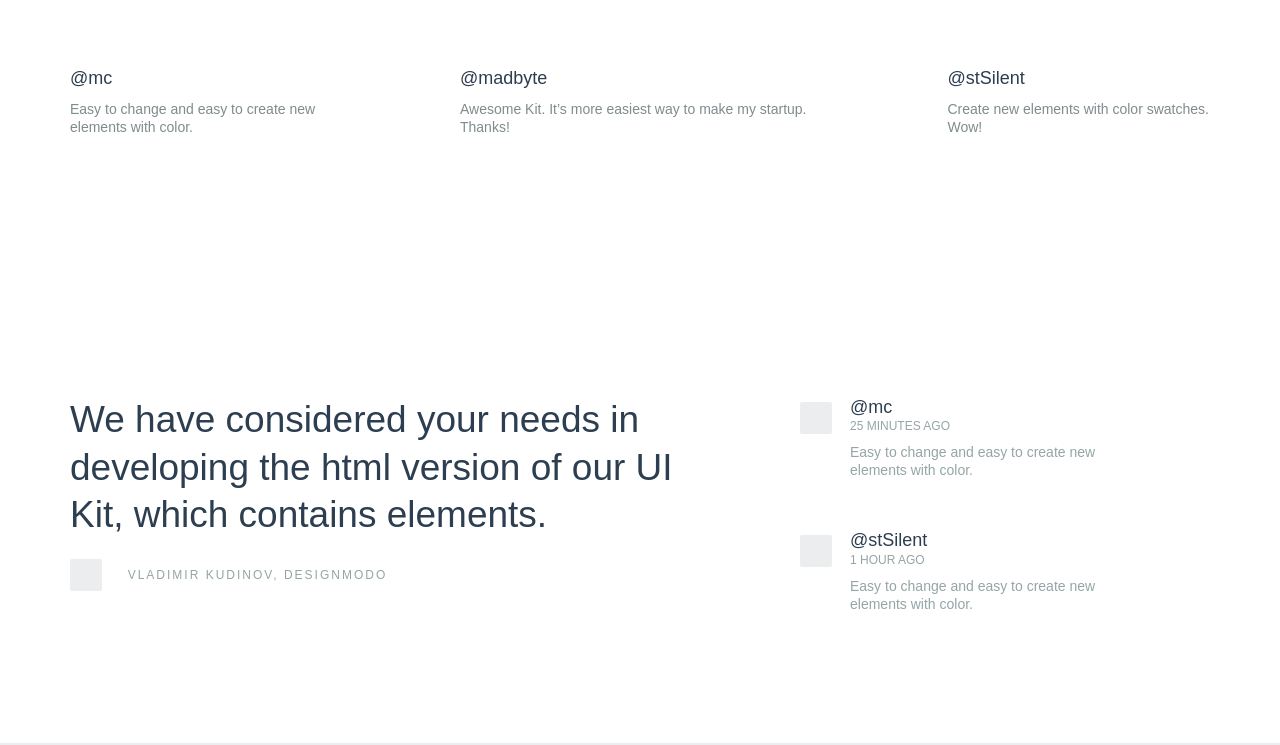
<file: Developer/ui-kit/ui-kit-content/index.html>
<!DOCTYPE html>
<html lang="en">
  <head>
    <meta charset="utf-8">
    <title>Content</title>
    <meta name="apple-mobile-web-app-capable" content="yes" />
    <meta name="viewport" content="width=device-width, initial-scale=1.0, maximum-scale=1.0, user-scalable=no" />
    <meta name="apple-mobile-web-app-status-bar-style" content="black" />
    <link rel="shortcut icon" href="../../flat-ui/images/favicon.ico">
    <link rel="stylesheet" href="../../flat-ui/bootstrap/css/bootstrap.css">
    <link rel="stylesheet" href="../../flat-ui/css/flat-ui.css">
    <!-- Using only with Flat-UI (free)-->
    <link rel="stylesheet" href="../../common-files/css/icon-font.css">
    <!-- end -->
    <link rel="stylesheet" href="../../common-files/css/animations.css">
    <link rel="stylesheet" href="../ui-kit-content/css/ui-kit-styles.css">
  </head>
  <body>
    <nav class="dockbar navbar-fixed-top" id="header-dockbar">
      <menu class="main-menu">
        <div class="container">
          <div class="row">
            <a href="index.html" class="man-brand col-sm-3">
              <span class="logotype">Startup</span>
              <span class="doc-title">components</span>
            </a>
            <button id="open-close-menu" class="menu-btn btn-inverse"><span class="fui-list"></span>
            </button>
            <dl class="col-sm-8">
              <dd><a href="../ui-kit-header/index.html">header</a>
              </dd>
              <dd><a class="active">content 1</a>
              </dd>
              <dd><a href="../ui-kit-content/index2.html">content 2</a>
              </dd>
              <dd><a href="../ui-kit-footer/index.html">footer</a>
              </dd>
              <dd><a href="../ui-kit-projects/index.html">project</a>
              </dd>
              <dd><a href="../ui-kit-price/index.html">price table</a>
              </dd>
              <dd><a href="../ui-kit-blog/index.html">blog</a>
              </dd>
              <dd><a href="../ui-kit-crew/index.html">crew</a>
              </dd>
              <dd><a href="../ui-kit-contacts/index.html">contact</a>
              </dd>
            </dl>
          </div>
        </div>
      </menu>
      <menu class="colapsed-menu">
        <dl>
          <dd><a href="../ui-kit-header/index.html">header</a>
          </dd>
          <dd><a class="active">content 1</a>
          </dd>
          <dd><a href="../ui-kit-content/index2.html">content 2</a>
          </dd>
          <dd><a href="../ui-kit-footer/index.html">footer</a>
          </dd>
          <dd><a href="../ui-kit-projects/index.html">project</a>
          </dd>
          <dd><a href="../ui-kit-price/index.html">price table</a>
          </dd>
          <dd><a href="../ui-kit-blog/index.html">blog</a>
          </dd>
          <dd><a href="../ui-kit-crew/index.html">crew</a>
          </dd>
          <dd><a href="../ui-kit-contacts/index.html">contact</a>
          </dd>
        </dl>
      </menu>
    </nav>
    <div class="page-wrapper">
      <!-- content-1 -->
      <section class="content-1">
        <div class="container">
          <div class="row">
            <div class="col-sm-10">
              <h3>Multi useful components</h3>
              <p>
                Startup Design Framework contains components and complex blocks which can easily be integrated into almost any design. All of these components are made in the same style, and can easily be integrated into projects.
              </p>
              <div class="row box-video">
                <div class="col-sm-7">
                  <div class="player">
                    <iframe id="pPlayer" src="http://player.vimeo.com/video/80282064?title=0&amp;byline=0&amp;portrait=0&amp;api=1&amp;player_id=pPlayer" frameborder="0" webkitallowfullscreen mozallowfullscreen allowfullscreen></iframe>
                  </div>
                  <h6>Introduction</h6>
                  <p>To get started, you select the any sample and base the entire website on it.</p>
                </div>
                <div class="col-sm-4 col-sm-offset-1">
                  <div class="btns">
                    <a class="btn btn-inverse" href="#"><span class="fui-apple"> </span>Buy in Appstore</a>
                    <a class="btn btn-primary" href="#"><span class="fui-android"> </span>Buy in Google Play</a>
                  </div>
                  <div class="additional-links">
                    Be sure to take a look at our
                    <br class="hidden-xs">
                    <a href="#">Terms of Use</a> and <a href="#">Privacy Policy</a>
                  </div>
                </div>
              </div>
            </div>
          </div>
        </div>
      </section>
      <!-- content-2 -->
      <section class="content-2">
        <div class="container">
          <div class="row">
            <div class="col-sm-6">
              <h3>Multi useful components</h3>
              <p>All of these components are made in the same style, and can easily be integrated into projects, allowing you to create hundreds of solutions for your future projects.
              </p>
              <div class="btns">
                <a class="btn btn-primary" href="#"><span class="fui-apple"> </span>Buy in Appstore</a>
                <a href="#"><b>Learn More</b></a>
              </div>
            </div>
            <div class="col-sm-5 col-sm-offset-1">
              <div class="player">
                <div class="btn btn-primary btn-play fui-play"></div>
              </div>
            </div>
          </div>
        </div>
      </section>
      <!-- content-3 -->
      <section class="content-3">
        <div>
          <div class="container">
            <div class="row">
              <div class="col-sm-6 aligment">
                <h3>We’ve created the product that will help your startup to look better.</h3>
                <p>
                  Startup Design Framework contains components and complex blocks which can easily be integrated into almost any design. Responsive layout, clear grid, retina ready.
                </p>
              </div>
              <div class="col-sm-6">
                <div class="img">
                  <img src="../../common-files/img/content/ticket-green@2x.png" alt="">
                </div>
              </div>
            </div>
          </div>
          <div class="delimiter">&nbsp;</div>
          <div class="container">
            <div class="row features">
              <div class="col-sm-3">
                <h6>High Resolution</h6>
                <p>We did a 2.5K size high resolution photo that will suit even for a very large web site.</p>
              </div>
              <div class="col-sm-3 col-sm-offset-1">
                <h6>Easy to use</h6>
                <p>To get started, you select the desired sample and base the entire website on it. It’s that simple!
                </p>
              </div>
              <div class="col-sm-3 col-sm-offset-1">
                <h6>Feel our design</h6>
                <p>Samples will show you the feeling on how to play around using the components.</p>
              </div>
            </div>
          </div>
        </div>
      </section>
      <!-- content-4 -->
      <section class="content-4">
        <div class="container">
          <h3>We love what we do. This is features of our products</h3>
          <div class="row features">
            <div class="col-sm-4">
              <img src="../../common-files/icons/retina-ready-s@2x.png" alt="" width="117" height="104">
              <h6>Block Model</h6>
              <p>You can easily combine any components in a variety of design projects. It’s easy!</p>
            </div>
            <div class="col-sm-4">
              <img src="../../common-files/icons/clock@2x.png" alt="" width="104" height="104">
              <h6>Multi-components</h6>
              <p>There are a lot of different blocks that will help you to make a perfect project.</p>
            </div>
            <div class="col-sm-4">
              <img src="../../common-files/icons/rocket@2x.png" alt="" width="101" height="101">
              <h6>Save Your Time</h6>
              <p>Use your time for generating new ideas for your startup. Take a break from the routine.</p>
            </div>
          </div>
        </div>
      </section>
      <!-- content-5 -->
      <section class="content-5">
        <div class="container">
          <img src="../../common-files/icons/magic-wand@2x.png" width="200" height="200" alt="">
          <div class="row">
            <div class="col-sm-10 col-sm-offset-1">
              <h3>Perfect for your project</h3>
              <p class="lead">You have the design, you have the code</p>
            </div>
          </div>
          <div class="row features">
            <div class="col-sm-4 col-sm-offset-2">
              <span class="fui-cmd"> </span>
              <h6>Save Your Time</h6>
              <p>Use your time for generating new ideas for your startup. Take a break from the routine and work for new ideas.</p>
            </div>
            <div class="col-sm-4 col-sm-offset-1">
              <span class="fui-windows"> </span>
              <h6>Responsive Layout</h6>
              <p>Of course we haven’t forgotten about the responsive layout. Create a website with full mobile support.
              </p>
            </div>
          </div>
          <div class="row features">
            <div class="col-sm-4 col-sm-offset-2">
              <span class="fui-upload"> </span>
              <h6>Retina Ready</h6>
              <p>Startup Framework works fine on devices supporting Retina Display. Feel the clarity in each pixel.
              </p>
            </div>
            <div class="col-sm-4 col-sm-offset-1">
              <span class="fui-credit-card"> </span>
              <h6>Money Economy</h6>
              <p>Startups can save money on design and code and spend it on concept, ideas and functionality.</p>
            </div>
          </div>
        </div>
      </section>
      <!-- content-6 -->
      <section class="content-6 v-center">
        <div>
          <div class="container">
            <h3><img src="../../common-files/icons/Infinity-Loop@2x.png" width="100" height="100" alt=""> Variety of designs </h3>
            <p class="lead">Use samples as-is or with new blocks from a UI Kit</p>
            <div class="row features">
              <div class="col-sm-4 col-sm-offset-2">
                <h6>Easy to use</h6>
                <p>To get started, you select the desired sample and base the entire website on it. It’s that simple!</p>
              </div>
              <div class="col-sm-4 col-sm-offset-1">
                <h6>Variety of designs</h6>
                <p>Each of these beautiful samples you can use as-is or with new blocks from a UI Kit to make your startup.
                </p>
              </div>
            </div>
            <div class="row features">
              <div class="col-sm-4 col-sm-offset-2">
                <h6>User Guide</h6>
                <p>You’ll get a description of each component and learn how to connect and use them.</p>
              </div>
              <div class="col-sm-4 col-sm-offset-1">
                <h6>Responsive Layout</h6>
                <p>Of course we haven’t forgotten about the responsive layout. Create a website with full mobile support.
                </p>
              </div>
            </div>
          </div>
        </div>
      </section>
      <!-- content-7 -->
      <section class="content-7 v-center">
        <div>
          <div class="container">
            <h3>Take a look in our awesome product</h3>
            <div class="row v-center">
              <div class="col-sm-3">
                <div>
                  Of course we haven’t forgotten about the responsive layout. Create a website with full mobile support.
                </div>
              </div>
              <div class="col-sm-4">
                <div class="col-sm-offset-1">
                  <div class="screen-wrapper">
                    <div class="screen">
                      <img src="../../common-files/img/content/screen-popup.png" alt="">
                      <img src="../../common-files/img/content/screen.png" alt="">
                    </div>
                  </div>
                </div>
              </div>
              <div class="col-sm-3">
                <div class="col-sm-offset-2">
                  <h6>Responsive Layout</h6>
Of course we haven’t forgotten about the responsive layout. Full mobile support.
                  <h6>Retina Ready</h6>
Startup Framework works fine on devices supporting Retina Display. Feel the clarity!
                </div>
              </div>
            </div>
          </div>
        </div>
      </section>
      <!-- content-8 -->
      <section class="content-8">
        <div>
          <div class="container">
            <div class="img">
              <img src="../../common-files/img/content/img-1@2x.png" alt="">
            </div>
            <h3>Take a look to our amazing Kit</h3>
            <div class="row">
              <div class="col-sm-6 col-sm-offset-3">
                <p>We have a great surprise for Designmodo fans – our first free HTML user interface kit. Flat UI Free is made on the basis of Twitter Bootstrap in a stunning flat-style.
                </p>
                <a class="btn btn-large btn-clear" href="#">TRY IT NOW</a>
              </div>
            </div>
          </div>
        </div>
      </section>
      <!-- content-9 -->
      <section class="content-9">
        <div class="container">
          <div class="row">
            <div class="col-sm-6">
              <h3>Documentation</h3>
              <p>Documentation is really important for a developer. Right from it you get to know the product. We tried to describe all the components and provide the set-up instructions.
              </p>
              <div class="row">
                <div class="col-sm-6 info">
                  <h6>User Guide</h6>
You’ll get a description of each component and learn how to connect and use them.
                </div>
                <div class="col-sm-6 info">
                  <h6>Video Tutorials</h6>
Video tutorials show you how to make a web site for your startup from design to code.
                </div>
              </div>
            </div>
            <div class="col-sm-5 col-sm-offset-1 hidden-xs">
              <img src="../../common-files/icons/browser-iphone@2x.png" width="300" height="300" alt="">
            </div>
          </div>
        </div>
      </section>
      <!-- content-10 -->
      <section class="content-10">
        <div class="container">
          <div class="row">
            <div class="col-sm-6">
              <h3>The Second Sneak-Peek
                    of Startup Design Framework</h3>
              <p>You can decide whether to create your site using UI Kit blocks or samples.</p>
              <div class="features">
                <div class="box">
                  <img src="../../common-files/icons/retina@2x.png" width="100" height="100" alt="">
                  <h6>Easy to use</h6>
                  <p>To get started, you select the desired sample and base the entire website on it. It’s that simple!
                  </p>
                </div>
                <div class="box">
                  <img src="../../common-files/icons/Gift-Box@2x.png" width="100" height="100" alt="">
                  <h6>Feel our design</h6>
                  <p>Samples will show you the feeling on how to play around using the components in the website building process.</p>
                </div>
                <div class="box">
                  <img src="../../common-files/icons/time@2x.png" width="100" height="100" alt="">
                  <h6>Variety of designs</h6>
                  <p>Responsive web design is a web design approach aimed to provide crafting sites.</p>
                </div>
              </div>
            </div>
            <div class="col-sm-4 col-sm-offset-2 text-center">
              <div id="c-10_myCarousel" class="carousel slide">
                <div class="carousel-inner">
                  <div class="item active">
                    <img src="../../common-files/img/content/iphone@2x.png" width="302" height="635" alt="">
                  </div>
                  <div class="item">
                    <img src="../../common-files/img/content/iphone@2x.png" width="302" height="635" alt="">
                  </div>
                  <div class="item">
                    <img src="../../common-files/img/content/iphone@2x.png" width="302" height="635" alt="">
                  </div>
                </div>
                <ol class="carousel-indicators">
                  <li data-target="#c-10_myCarousel" data-slide-to="0" class="active"></li>
                  <li data-target="#c-10_myCarousel" data-slide-to="1"></li>
                  <li data-target="#c-10_myCarousel" data-slide-to="2"></li>
                </ol>
              </div>
            </div>
          </div>
        </div>
      </section>
      <!-- content-11 -->
      <section class="content-11">
        <div class="container">
          <span>You have the design, you have the code</span>
          <a class="btn btn-large btn-danger" href="#">TRY IT NOW</a>
        </div>
      </section>
      <div class="delimiter-big"></div>
      <!-- content-12 -->
      <section class="content-12">
        <a class="wide btn-wide" href="#"><b>Buy Gramm App</b> for $9</a>
      </section>
      <div class="delimiter-big"></div>
      <!-- content-13 -->
      <section class="content-13 subscribe-form bg-turquoise">
        <div class="container">
          <div class="row">
            <form>
              <div class="col-sm-8">
                <input type="text" placeholder="Enter your e-mail" spellcheck="false">
              </div>
              <div class="col-sm-4">
                <button class="btn btn-large btn-primary" type="submit">
                  Subscribe now
                </button>
              </div>
            </form>
          </div>
        </div>
      </section>
      <div class="delimiter-big"></div>
      <!-- content-14 -->
      <section class="content-14 v-center">
        <div>
          <div class="container">
            <h3>Startup Framework</h3>
            <p class="lead">You have the design, you have the code</p>
            <div class="row features">
              <div class="col-sm-2">
                <div class="box-1">
                  <h6>Money</h6>
Startups can save money on design and code and spend it on concept and functionality.
                </div>
                <div class="box-2">
                  <h6>Retina Ready</h6>
Startup Framework works fine on devices supporting Retina Display.
                </div>
                <div class="box-3">
                  <h6>Easy to use</h6>
To get started, you select the desired sample and base the entire website on it.
                </div>
                <div class="box-4">
                  <h6>User Guide</h6>
You’ll get a description of each component and learn how to connect and use them.
                </div>
              </div>
              <div class="col-sm-6 col-sm-offset-1">
                <img src="../../common-files/img/content/page.png" alt="">
              </div>
              <div class="col-sm-2 col-sm-offset-1">
                <div class="box-5">
                  <h6>Save Your Time</h6>
Use your time for generating new ideas for your startup.
                </div>
                <div class="box-6">
                  <h6>Responsive Layout</h6>
Of course we haven’t forgotten about the responsive layout.
                </div>
                <div class="box-7">
                  <h6>Clear Grid</h6>
Components fixed to 12 Grid system. It allows you to find understanding between the designer and developer.
                </div>
                <div class="box-8">
                  <h6>Video Tutorials</h6>
Video tutorials show you how to make a site from design to code.
                </div>
              </div>
            </div>
          </div>
        </div>
      </section>
      <!-- content-15 -->
      <section class="content-15 v-center">
        <div>
          <div class="container">
            <div class="row">
              <h3 class="col-sm-10 col-sm-offset-1">We have considered your needs in developing the html version of our
                    UI Kit, which contains components &amp; elements.
                </h3>
            </div>
            <div class="row">
              <div class="col-sm-6">
                <p>We have a great surprise for Designmodo fans – our first free HTML user interface kit. Flat UI Free is made on the basis of Twitter Bootstrap in a stunning flat-style, and the kit also includes a PSD version for designers.
                </p>
              </div>
              <div class="col-sm-6">
                <p>
                  Designmodo fans – our first free HTML user interface kit. Flat UI Free is made on the basis of Twitter Bootstrap in a stunning flat-style, and the kit also includes a PSD version for developers.
                </p>
              </div>
            </div>
            <div class="row features">
              <div class="col-sm-7">
                <img src="../../common-files/img/content/screen-2@2x.png" width="540" height="441" alt="">
              </div>
              <div class="col-sm-4 col-sm-offset-1">
                <h6>Aligned to grid</h6>
                <p>We have considered your needs in developing the html version of</p>
                <h6>Retina Ready</h6>
                <p>Your needs in developing the html version of UI which contains</p>
              </div>
            </div>
          </div>
        </div>
      </section>
      <!-- content-16 -->
      <section class="content-16 v-center">
        <div>
          <div class="container">
            <h3><img src="../../common-files/icons/Infinity-Loop@2x.png" width="100" height="100" alt=""> We love what we
                do </h3>
            <p class="lead">This is a probably the best plans ever born</p>
          </div>
        </div>
        <a class="control-btn fui-arrow-down" href="#"></a>
      </section>
      <!-- content-17 -->
      <section class="content-17 v-center">
        <div>
          <div class="container">
            <h3><img src="../../common-files/icons/twitter@2x.png" width="100" height="100" alt=""></h3>
            <div id="c-17_myCarousel" class="carousel slide">
              <div class="carousel-inner">
                <div class="item active">I love how it uses a 12 grid system. Responsive design is the future!</div>
                <div class="item">Responsive design is the future!</div>
                <div class="item">Responsive design is the future! I love how it uses a 12 grid system.</div>
                <div class="item">I love how it uses a 12 grid system.</div>
              </div>
            </div>
            <p>
              You should <a href="#">follow us</a> on Twitter to post something
            </p>
          </div>
        </div>
      </section>
      <!-- content-18 -->
      <section class="content-18">
        <div class="container">
          <div id="c-18_myCarousel" class="carousel slide" data-interval="600000">
            <div class="controls">
              <a class="carousel-control left disabled" href="#" data-slide="prev"></a>
              <a class="carousel-control right" href="#c-18_myCarousel" data-slide="next"></a>
            </div>
            <div class="carousel-inner">
              <div class="item active">
                <div class="quote-text">
                  Colored, stylish icons can easily be modified and used in a wide variety of projects
                </div>
                <div class="quote-author">@stSilent, DesignModo.com</div>
              </div>
              <div class="item">
                <div class="quote-text">
                  Colored, stylish icons can easily be modified and used in a wide variety of projects
                </div>
                <div class="quote-author">@stSilent, DesignModo.com</div>
              </div>
              <div class="item">
                <div class="quote-text">
                  Colored, stylish icons can easily be modified and used in a wide variety of projects
                </div>
                <div class="quote-author">@stSilent, DesignModo.com</div>
              </div>
            </div>
          </div>
          <div class="row quotes">
            <div class="col-sm-3">
              <h6>@mc</h6>
Easy to change and easy to create new elements with color.
            </div>
            <div class="col-sm-4 col-sm-offset-1">
              <h6>@madbyte</h6>
Awesome Kit. It’s more easiest way to make my startup. Thanks!
            </div>
            <div class="col-sm-3 col-sm-offset-1">
              <h6>@stSilent</h6>
Create new elements with color swatches. Wow!
            </div>
          </div>
        </div>
      </section>
      <!-- content-19 -->
      <section class="content-19">
        <div class="container">
          <div class="row">
            <div class="col-sm-7">
              <div class="quote">
                <div class="quote-text">
                  We have considered your needs in developing the html version of our UI Kit, which contains elements.
                </div>
                <div class="quote-author">
                  <div class="quote-author-photo"></div>
                  <div class="quote-author-name">
                    VLADIMIR KUDINOV, DESIGNMODO
                  </div>
                </div>
              </div>
            </div>
            <div class="col-sm-3 col-sm-offset-1">
              <div class="quote">
                <div class="quote-author">
                  <div class="quote-author-photo"></div>
                  <div class="quote-author-name">@mc</div>
                </div>
                <div class="quote-date">25 MINUTES AGO</div>
                <div class="quote-text">Easy to change and easy to create new elements with color.</div>
              </div>
              <div class="quote">
                <div class="quote-author">
                  <div class="quote-author-photo"></div>
                  <div class="quote-author-name">@stSilent</div>
                </div>
                <div class="quote-date">1 HOUR AGO</div>
                <div class="quote-text">Easy to change and easy to create new elements with color.</div>
              </div>
            </div>
          </div>
        </div>
      </section>
    </div>
    <!-- Placed at the end of the document so the pages load faster -->
    <script src="../../common-files/js/jquery-1.10.2.min.js"></script>
    <script src="../../flat-ui/js/bootstrap.min.js"></script>
    <script src="../../common-files/js/modernizr.custom.js"></script>
    <script src="../../common-files/js/page-transitions.js"></script>
    <script src="../../common-files/js/jquery.scrollTo-1.4.3.1-min.js"></script>
    <script src="../../common-files/js/jquery.parallax.min.js"></script>
    <script src="../../common-files/js/easing.min.js"></script>
    <script src="../../common-files/js/jquery.svg.js"></script>
    <script src="../../common-files/js/jquery.svganim.js"></script>
    <script src="../../common-files/js/startup-kit.js"></script>
  </body>
</html>
</file>
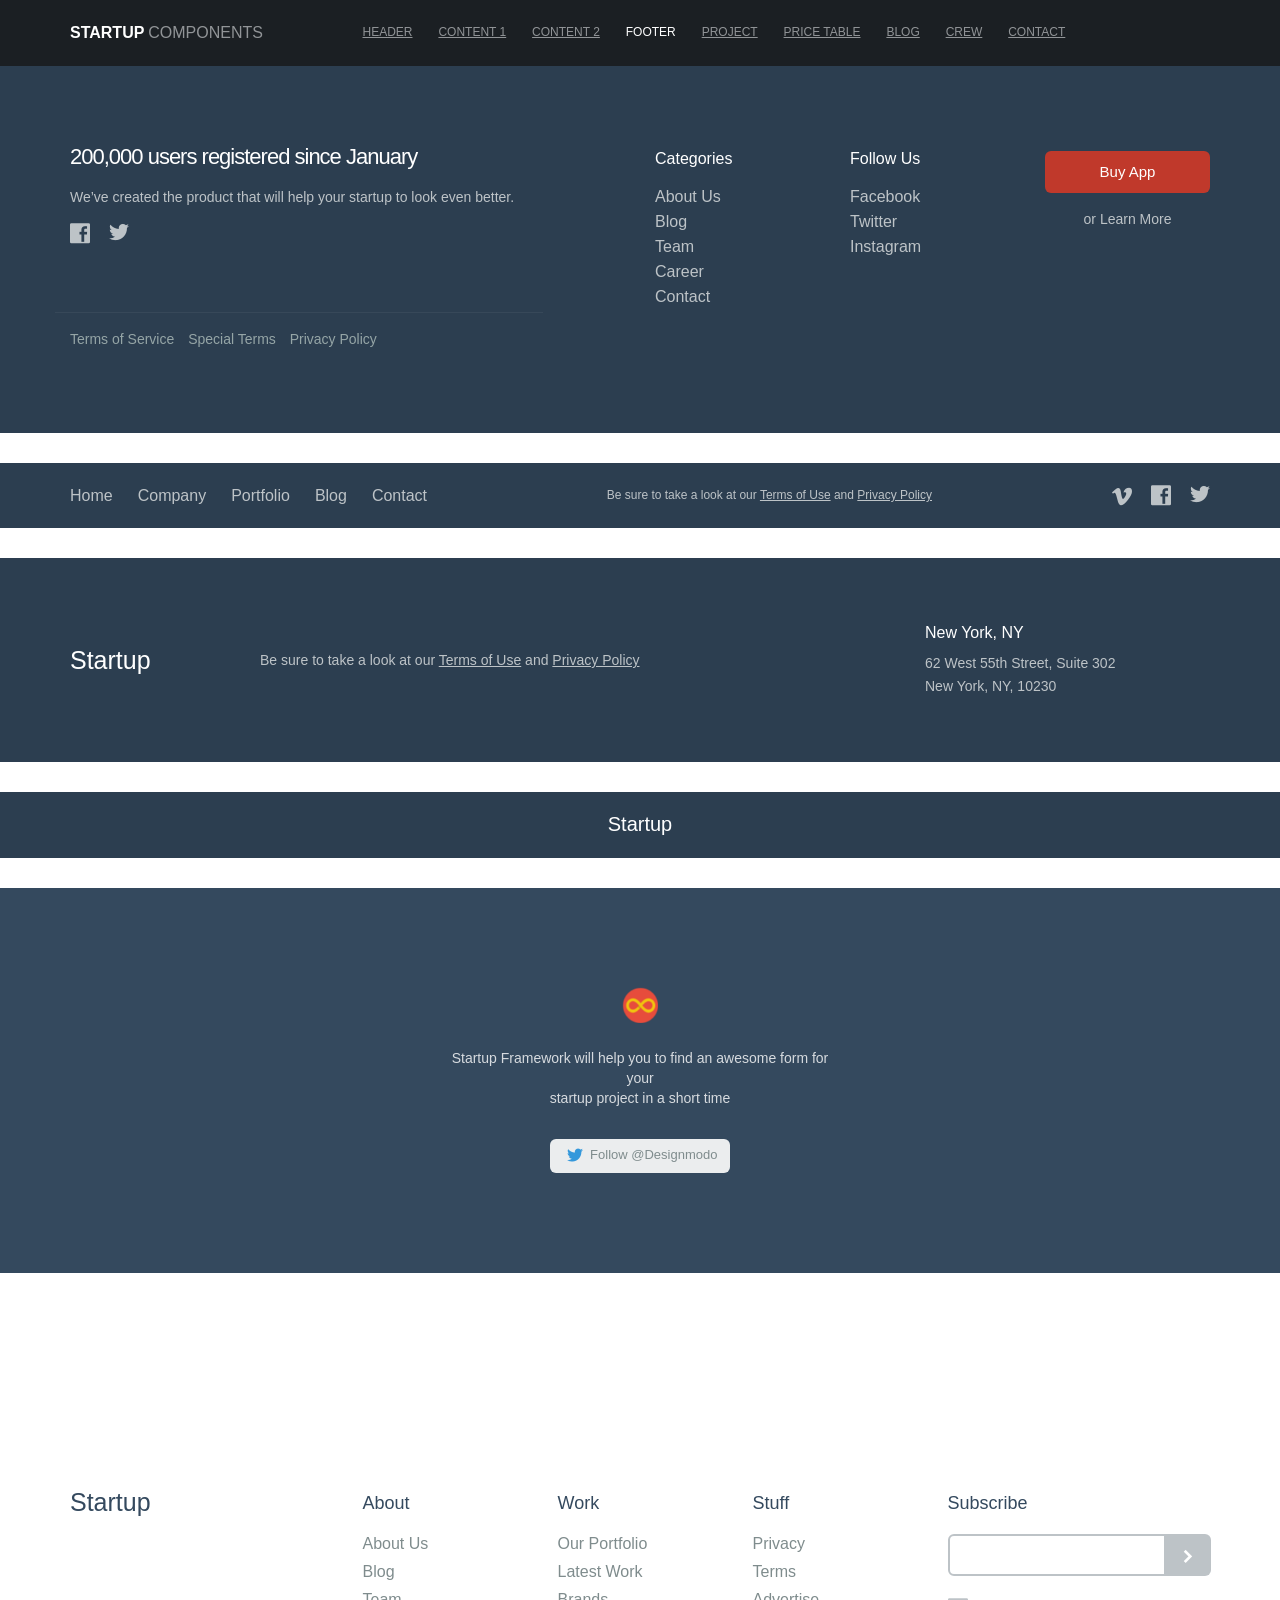
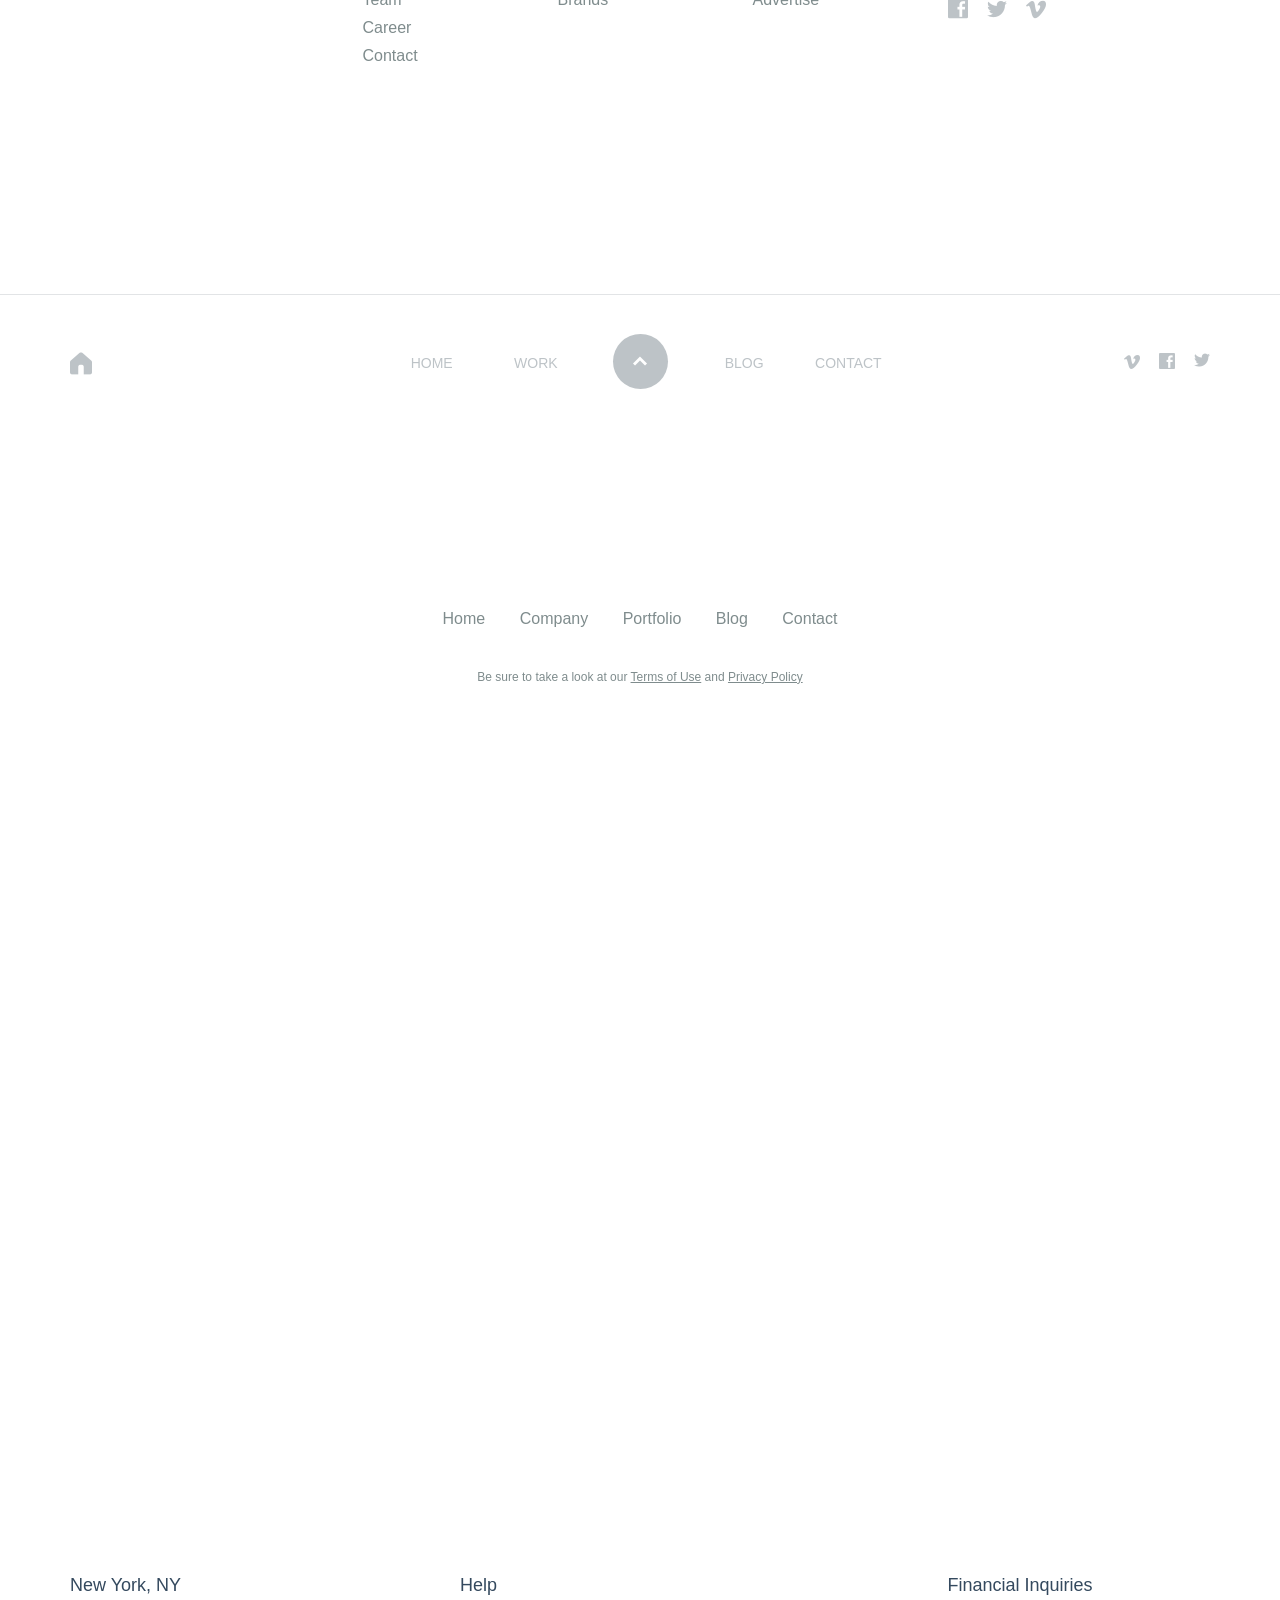
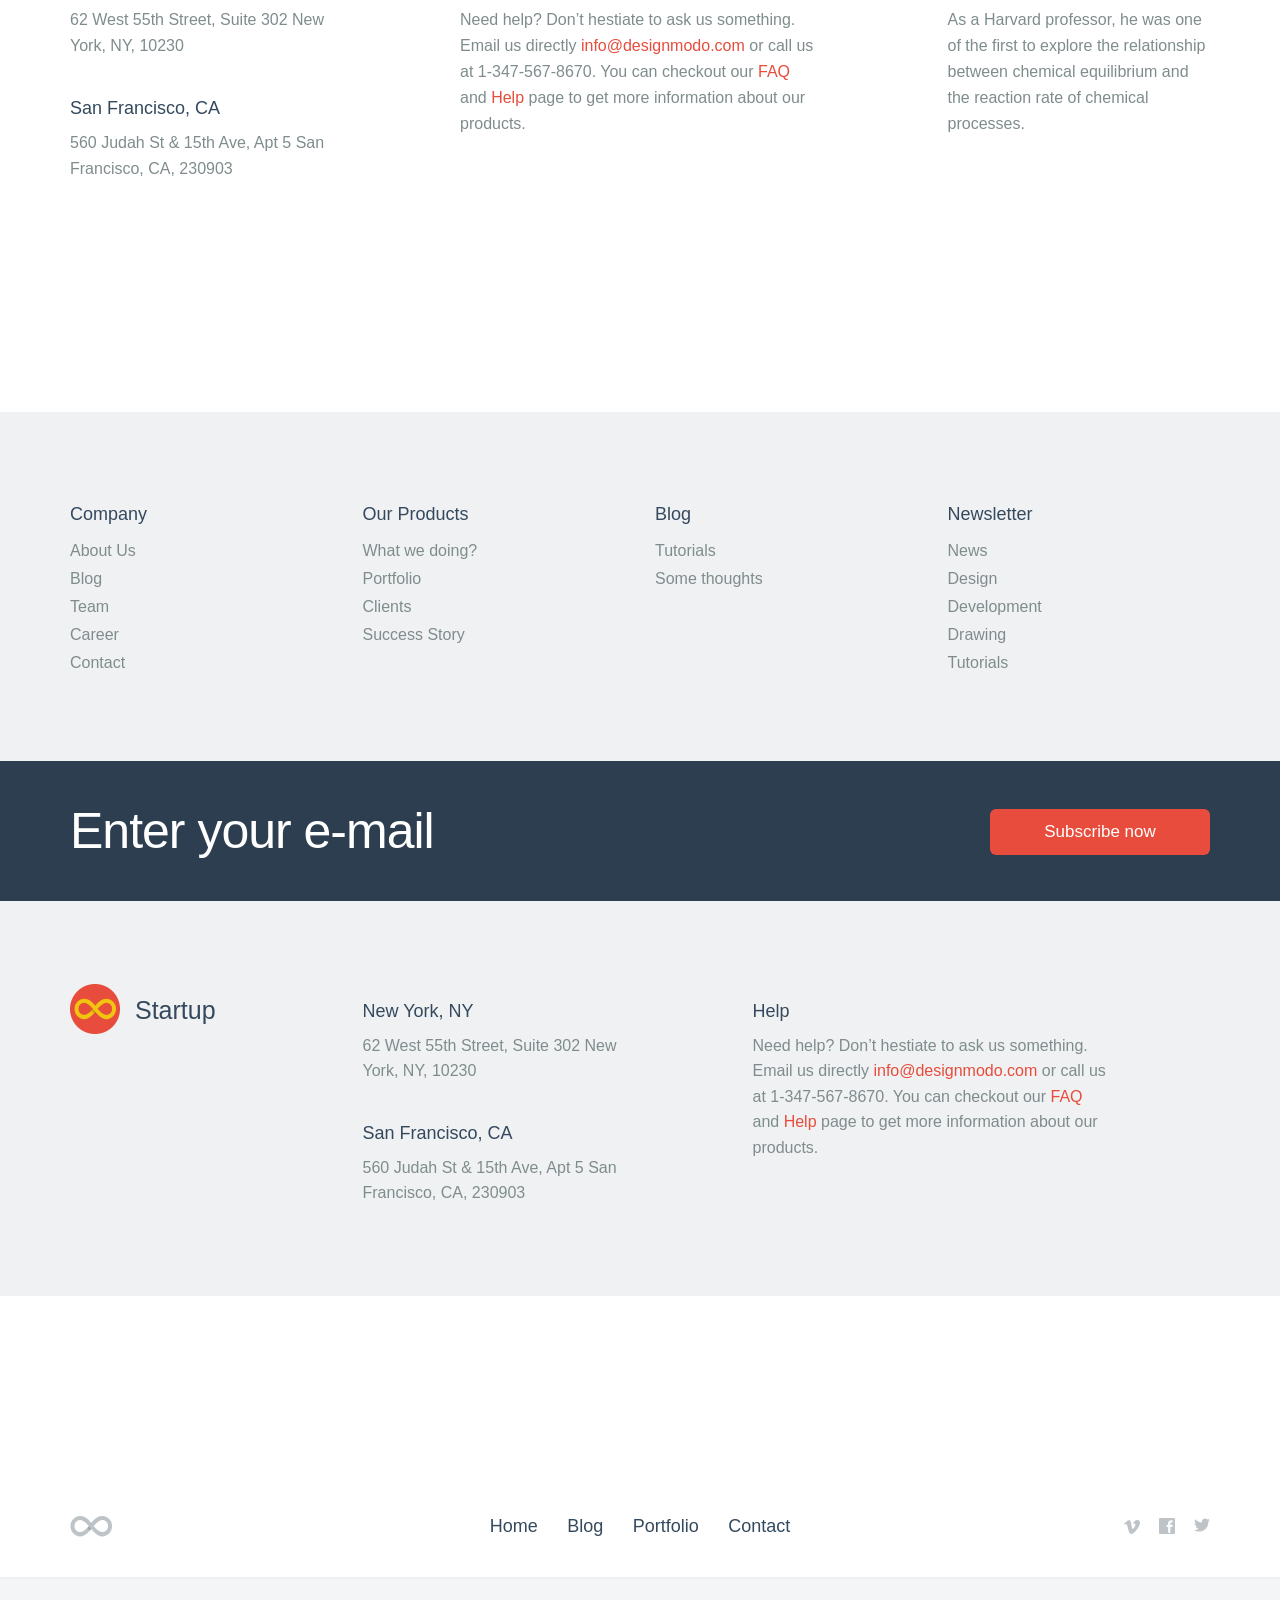
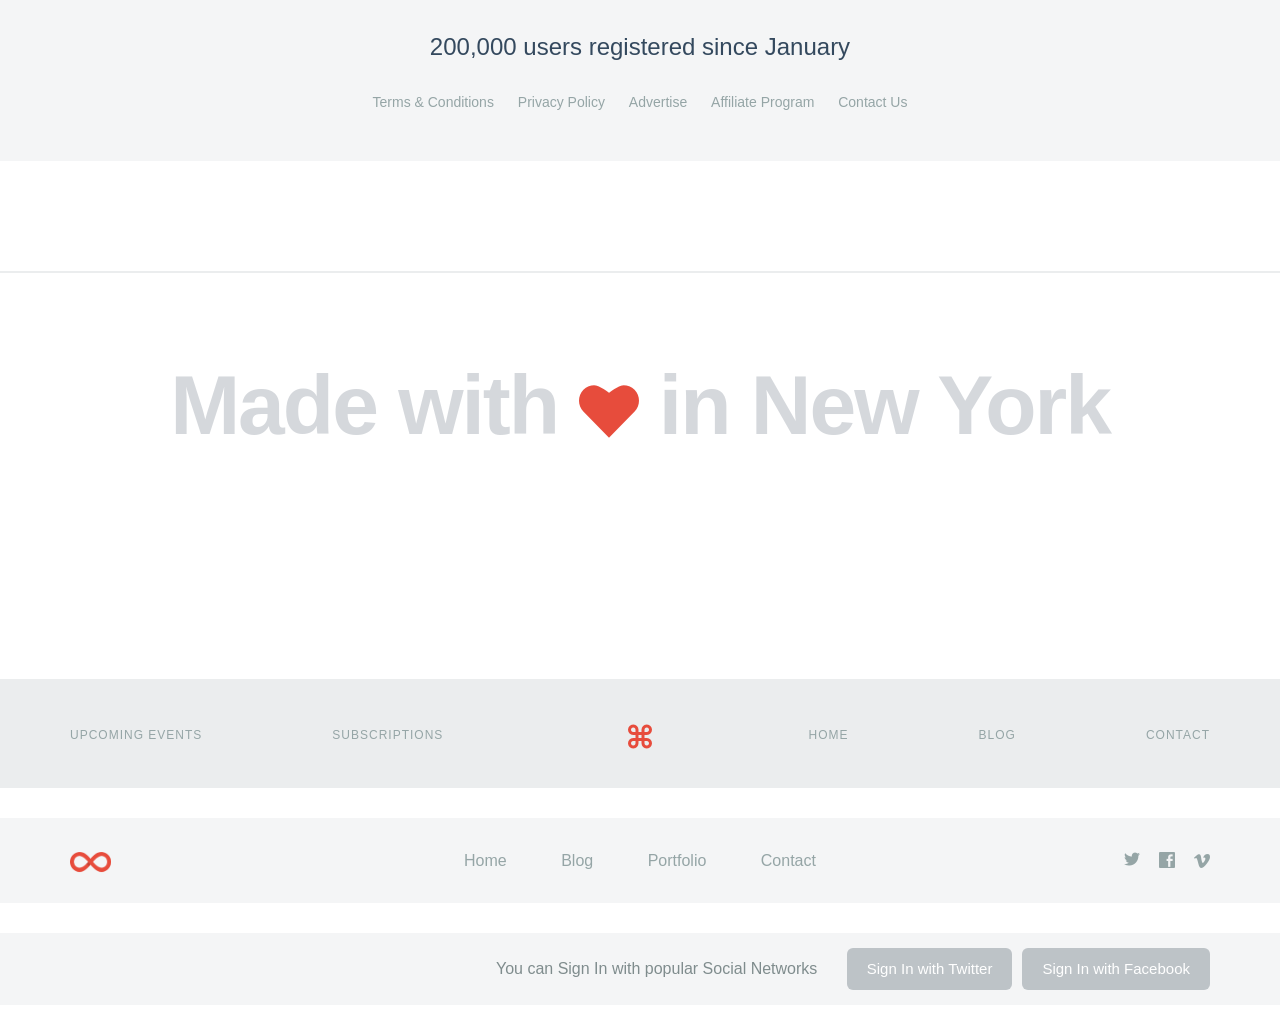
<file: Developer/ui-kit/ui-kit-footer/index.html>
<!DOCTYPE html>
<html lang="en">
  <head>
    <meta charset="utf-8">
    <title>Footer</title>
    <meta name="apple-mobile-web-app-capable" content="yes" />
    <meta name="viewport" content="width=device-width, initial-scale=1.0, maximum-scale=1.0, user-scalable=no" />
    <meta name="apple-mobile-web-app-status-bar-style" content="black" />
    <link rel="shortcut icon" href="../../flat-ui/images/favicon.ico">
    <link rel="stylesheet" href="../../flat-ui/bootstrap/css/bootstrap.css">
    <link rel="stylesheet" href="../../flat-ui/css/flat-ui.css">
    <!-- Using only with Flat-UI (free)-->
    <link rel="stylesheet" href="../../common-files/css/icon-font.css">
    <!-- end -->
    <link rel="stylesheet" href="../ui-kit-footer/css/ui-kit-styles.css">
  </head>
  <body>
    <nav class="dockbar navbar-fixed-top" id="header-dockbar">
      <menu class="main-menu">
        <div class="container">
          <div class="row">
            <a href="index.html" class="man-brand col-sm-3">
              <span class="logotype">Startup</span>
              <span class="doc-title">components</span>
            </a>
            <button id="open-close-menu" class="menu-btn btn-inverse"><span class="fui-list"></span>
            </button>
            <dl class="col-sm-8">
              <dd><a href="../ui-kit-header/index.html">header</a>
              </dd>
              <dd><a href="../ui-kit-content/index.html">content 1</a>
              </dd>
              <dd><a href="../ui-kit-content/index2.html">content 2</a>
              </dd>
              <dd><a class="active">footer</a>
              </dd>
              <dd><a href="../ui-kit-projects/index.html">project</a>
              </dd>
              <dd><a href="../ui-kit-price/index.html">price table</a>
              </dd>
              <dd><a href="../ui-kit-blog/index.html">blog</a>
              </dd>
              <dd><a href="../ui-kit-crew/index.html">crew</a>
              </dd>
              <dd><a href="../ui-kit-contacts/index.html">contact</a>
              </dd>
            </dl>
          </div>
        </div>
      </menu>
      <menu class="colapsed-menu">
        <dl>
          <dd><a href="../ui-kit-header/index.html">header</a>
          </dd>
          <dd><a href="../ui-kit-content/index.html">content 1</a>
          </dd>
          <dd><a href="../ui-kit-content/index2.html">content 2</a>
          </dd>
          <dd><a class="active">footer</a>
          </dd>
          <dd><a href="../ui-kit-projects/index.html">project</a>
          </dd>
          <dd><a href="../ui-kit-price/index.html">price table</a>
          </dd>
          <dd><a href="../ui-kit-blog/index.html">blog</a>
          </dd>
          <dd><a href="../ui-kit-crew/index.html">crew</a>
          </dd>
          <dd><a href="../ui-kit-contacts/index.html">contact</a>
          </dd>
        </dl>
      </menu>
    </nav>
    <div class="page-wrapper">
      <!-- footer-1 -->
      <footer class="footer-1 bg-midnight-blue">
        <div class="container">
          <div class="row">
            <div class="col-sm-5">
              <p class="lead"><b>200,000</b> users registered since January</p>
              We’ve created the product that will help your startup to look even better.
              <div class="social-btns">
                <a href="#" class="social-btn-facebook" data-text="Startup Design Framework - http://designmodo.com/startup/ Suit Up your Startup!" data-url="http://designmodo.com/startup/">
                  <div class="fui-facebook"></div>
                  <div class="fui-facebook"></div>
                </a>
                <a href="#" class="social-btn-twitter" data-text="Startup Design Framework - http://designmodo.com/startup/ Suit Up your Startup!" data-url="http://designmodo.com/startup/">
                  <div class="fui-twitter"></div>
                  <div class="fui-twitter"></div>
                </a>
              </div>
            </div>
            <nav>
              <div class="col-sm-2 col-sm-offset-1">
                <h6>Categories</h6>
                <ul>
                  <li><a href="#">About Us</a>
                  </li>
                  <li><a href="#">Blog</a>
                  </li>
                  <li><a href="#">Team</a>
                  </li>
                  <li><a href="#">Career</a>
                  </li>
                  <li><a href="#">Contact</a>
                  </li>
                </ul>
              </div>
              <div class="col-sm-2">
                <h6>Follow Us</h6>
                <ul>
                  <li><a href="#">Facebook</a>
                  </li>
                  <li><a href="#">Twitter</a>
                  </li>
                  <li><a href="#">Instagram</a>
                  </li>
                </ul>
              </div>
            </nav>
            <div class="col-sm-2 buy-btn">
              <a class="btn btn-danger btn-block" href="#">Buy App</a>
or <a href="#">Learn More</a>
            </div>
          </div>
          <div class="row">
            <div class="col-sm-5 additional-links">
              <a href="#">Terms of Service</a>
              <a href="#">Special Terms</a>
              <a href="#">Privacy Policy</a>
            </div>
          </div>
        </div>
      </footer>
      <div class="delimiter"></div>
      <!-- footer-2 -->
      <footer class="footer-2 bg-midnight-blue">
        <div class="container">
          <nav class="pull-left">
            <ul>
              <li class="active"><a href="#">Home</a>
              </li>
              <li><a href="#">Company</a>
              </li>
              <li><a href="#">Portfolio</a>
              </li>
              <li><a href="#">Blog</a>
              </li>
              <li><a href="#">Contact</a>
              </li>
            </ul>
          </nav>
          <div class="social-btns pull-right">
            <a href="#">
              <div class="fui-vimeo"></div>
              <div class="fui-vimeo"></div>
            </a>
            <a href="#">
              <div class="fui-facebook"></div>
              <div class="fui-facebook"></div>
            </a>
            <a href="#">
              <div class="fui-twitter"></div>
              <div class="fui-twitter"></div>
            </a>
          </div>
          <div class="additional-links">
            Be sure to take a look at our <a href="#">Terms of Use</a> and <a href="#">Privacy Policy</a>
          </div>
        </div>
      </footer>
      <div class="delimiter"></div>
      <!-- footer-3 -->
      <footer class="footer-3">
        <div class="container">
          <div class="row v-center">
            <div class="col-sm-2">
              <a class="brand" href="#">Startup</a>
            </div>
            <div class="col-sm-7">
              <div class="additional-links">
                Be sure to take a look at our <a href="#">Terms of Use</a> and <a href="#">Privacy Policy</a>
              </div>
            </div>
            <div class="col-sm-3">
              <h6>New York, NY</h6>
              <div class="address">
                62 West 55th Street, Suite 302
                <br>New York, NY, 10230
              </div>
            </div>
          </div>
        </div>
      </footer>
      <div class="delimiter"></div>
      <!-- footer-4 -->
      <footer class="footer-4 bg-midnight-blue">
        <div class="container">
          <a class="brand" href="#">Startup</a>
        </div>
      </footer>
      <div class="delimiter"></div>
      <!-- footer-5 -->
      <footer class="footer-5 bg-wet-asphalt">
        <div class="container">
          <a class="brand" href="#">
            <img src="../../common-files/icons/Infinity-Loop@2x.png" width="35" height="35" alt="">
          </a>
          <div class="row">
            <div class="col-sm-6 col-sm-offset-3">
              <div class="text">Startup Framework will help you to find an awesome form for your
                <br/>startup project in a short time</div>
            </div>
          </div>
          <a class="btn btn-small" href="#"><span class="fui-twitter"> </span> Follow @Designmodo</a>
        </div>
      </footer>
      <div class="delimiter-big"></div>
      <!-- footer-6 -->
      <footer class="footer-6">
        <div class="container">
          <div class="row">
            <div class="col-sm-3">
              <div><a class="brand" href="#">Startup</a>
              </div>
            </div>
            <nav>
              <div class="col-sm-2">
                <h6>About</h6>
                <ul>
                  <li><a href="#">About Us</a>
                  </li>
                  <li><a href="#">Blog</a>
                  </li>
                  <li><a href="#">Team</a>
                  </li>
                  <li><a href="#">Career</a>
                  </li>
                  <li><a href="#">Contact</a>
                  </li>
                </ul>
              </div>
              <div class="col-sm-2">
                <h6>Work</h6>
                <ul>
                  <li><a href="#">Our Portfolio</a>
                  </li>
                  <li><a href="#">Latest Work</a>
                  </li>
                  <li><a href="#">Brands</a>
                  </li>
                </ul>
              </div>
              <div class="col-sm-2">
                <h6>Stuff</h6>
                <ul>
                  <li><a href="#">Privacy</a>
                  </li>
                  <li><a href="#">Terms</a>
                  </li>
                  <li><a href="#">Advertise</a>
                  </li>
                </ul>
              </div>
            </nav>
            <div class="col-sm-3">
              <h6>Subscribe</h6>
              <div class="input-group">
                <input type="text" class="form-control">
                <span class="input-group-btn">
                        <button class="btn" type="button">
                            <span class="fui-arrow-right"> </span>
                </button>
                </span>
              </div>
              <div class="social-btns">
                <a href="#">
                  <div class="fui-facebook"></div>
                  <div class="fui-facebook"></div>
                </a>
                <a href="#">
                  <div class="fui-twitter"></div>
                  <div class="fui-twitter"></div>
                </a>
                <a href="#">
                  <div class="fui-vimeo"></div>
                  <div class="fui-vimeo"></div>
                </a>
              </div>
            </div>
          </div>
        </div>
      </footer>
      <!-- footer-7 -->
      <footer class="footer-7 ">
        <div class="container">
          <a href="#"><span class="fui-home"> </span></a>
          <nav>
            <ul>
              <li><a href="#">HOME</a>
              </li>
              <li><a href="#">WORK</a>
              </li>
              <li class="scroll-btn">
                <a href="#" class="scroll-top fui-arrow-up"></a>
              </li>
              <li><a href="#">BLOG</a>
              </li>
              <li><a href="#">CONTACT</a>
              </li>
            </ul>
          </nav>
          <div class="social-btns">
            <a href="#">
              <div class="fui-vimeo"></div>
              <div class="fui-vimeo"></div>
            </a>
            <a href="#">
              <div class="fui-facebook"></div>
              <div class="fui-facebook"></div>
            </a>
            <a href="#">
              <div class="fui-twitter"></div>
              <div class="fui-twitter"></div>
            </a>
          </div>
        </div>
      </footer>
      <!-- footer-8 -->
      <footer class="footer-8">
        <div class="container">
          <nav>
            <ul>
              <li class="active"><a href="#">Home</a>
              </li>
              <li><a href="#">Company</a>
              </li>
              <li><a href="#">Portfolio</a>
              </li>
              <li><a href="#">Blog</a>
              </li>
              <li><a href="#">Contact</a>
              </li>
            </ul>
          </nav>
          <div class="additional-links">
            Be sure to take a look at our <a href="#">Terms of Use</a> and <a href="#">Privacy Policy</a>
          </div>
        </div>
      </footer>
      <div class="delimiter-big"></div>
      <!-- footer-9 -->
      <section class="footer-9-map">
        <iframe width="100%" height="100%" frameborder="0" scrolling="no" marginheight="0" marginwidth="0" src="https://maps.google.com/?ie=UTF8&amp;t=m&amp;ll=40.714353,-74.005973&amp;spn=0.04554,0.072956&amp;z=12&amp;output=embed"></iframe>
      </section>
      <footer class="footer-9 v-center">
        <div>
          <div class="container">
            <div class="row">
              <div class="col-sm-3">
                <div class="box box-first">
                  <h6>New York, NY</h6>
                  <p>62 West 55th Street, Suite 302 New York, NY, 10230</p>
                </div>
                <br class="hidden-xs">
                <div class="box">
                  <h6>San Francisco, CA</h6>
                  <p>560 Judah St &amp; 15th Ave, Apt 5 San Francisco, CA, 230903</p>
                </div>
              </div>
              <div class="col-sm-4 col-sm-offset-1 box">
                <h6>Help</h6>
                <p>Need help? Don’t hestiate to ask us something. Email us directly <a href="#">info@designmodo.com</a> or call us at 1-347-567-8670. You can checkout our <a href="#">FAQ</a> and <a href="#">Help</a> page to get more information about our products.</p>
              </div>
              <div class="col-sm-3 col-sm-offset-1 box">
                <h6>Financial Inquiries</h6>
                <p>As a Harvard professor, he was one of the first to explore the relationship between chemical equilibrium and the reaction rate of chemical processes.</p>
              </div>
            </div>
          </div>
        </div>
      </footer>
      <div class="delimiter-big"></div>
      <!-- footer-10 -->
      <footer class="footer-10">
        <div class="container">
          <div class="row">
            <div class="col-sm-2">
              <nav>
                <h6>Company</h6>
                <ul>
                  <li><a href="#">About Us</a>
                  </li>
                  <li><a href="#">Blog</a>
                  </li>
                  <li><a href="#">Team</a>
                  </li>
                  <li><a href="#">Career</a>
                  </li>
                  <li><a href="#">Contact</a>
                  </li>
                </ul>
              </nav>
            </div>
            <div class="col-sm-2 col-sm-offset-1">
              <nav>
                <h6>Our Products</h6>
                <ul>
                  <li><a href="#">What we doing?</a>
                  </li>
                  <li><a href="#">Portfolio</a>
                  </li>
                  <li><a href="#">Clients</a>
                  </li>
                  <li><a href="#">Success Story</a>
                  </li>
                </ul>
              </nav>
            </div>
            <div class="col-sm-2 col-sm-offset-1">
              <nav>
                <h6>Blog</h6>
                <ul>
                  <li><a href="#">Tutorials</a>
                  </li>
                  <li><a href="#">Some thoughts</a>
                  </li>
                </ul>
              </nav>
            </div>
            <div class="col-sm-2 col-sm-offset-1">
              <nav>
                <h6>Newsletter</h6>
                <ul>
                  <li><a href="#">News</a>
                  </li>
                  <li><a href="#">Design</a>
                  </li>
                  <li><a href="#">Development</a>
                  </li>
                  <li><a href="#">Drawing</a>
                  </li>
                  <li><a href="#">Tutorials</a>
                  </li>
                </ul>
              </nav>
            </div>
          </div>
        </div>
        <div class="subscribe-form bg-midnight-blue">
          <form>
            <div class="container">
              <div class="row">
                <div class="col-sm-8">
                  <input type="text" placeholder="Enter your e-mail" spellcheck="false">
                </div>
                <div class="col-sm-4">
                  <button class="btn btn-large btn-danger" type="submit">Subscribe now</button>
                </div>
              </div>
            </div>
          </form>
        </div>
        <div class="container">
          <div class="row">
            <div class="col-sm-3">
              <a class="brand" href="#">
                <img src="../../common-files/icons/Infinity-Loop@2x.png" width="50" height="50" alt="">Startup
              </a>
            </div>
            <div class="col-sm-3">
              <div class="box box-first">
                <h6>New York, NY</h6>
                <p>62 West 55th Street, Suite 302 New York, NY, 10230</p>
              </div>
              <br class="hidden-xs">
              <div class="box">
                <h6>San Francisco, CA</h6>
                <p>560 Judah St &amp; 15th Ave, Apt 5 San Francisco, CA, 230903</p>
              </div>
            </div>
            <div class="col-sm-4 col-sm-offset-1 box">
              <h6>Help</h6>
              <p>Need help? Don’t hestiate to ask us something. Email us directly
                <a href="#">info@designmodo.com</a> or call us at 1-347-567-8670. You can checkout our <a href="#">FAQ</a> and <a href="#">Help</a>
page to get more information about our products.
              </p>
            </div>
          </div>
        </div>
      </footer>
      <div class="delimiter-big"></div>
      <!-- footer-11 -->
      <footer class="footer-11">
        <div class="container">
          <a class="brand" href="#">
            <img src="../../common-files/icons/infinity-bw@2x.png" width="42" height="21" alt="">
          </a>
          <nav>
            <ul>
              <li><a href="#">Home</a>
              </li>
              <li><a href="#">Blog</a>
              </li>
              <li><a href="#">Portfolio</a>
              </li>
              <li><a href="#">Contact</a>
              </li>
            </ul>
          </nav>
          <div class="social-btns">
            <a href="#">
              <div class="fui-vimeo"></div>
              <div class="fui-vimeo"></div>
            </a>
            <a href="#">
              <div class="fui-facebook"></div>
              <div class="fui-facebook"></div>
            </a>
            <a href="#">
              <div class="fui-twitter"></div>
              <div class="fui-twitter"></div>
            </a>
          </div>
        </div>
        <div class="additional-links">
          <div class="container">
            <p class="lead"><b>200,000</b> users registered since January</p>
            <a href="#">Terms &amp; Conditions</a>
            <a href="#">Privacy Policy</a>
            <a href="#">Advertise</a>
            <a href="#">Affiliate Program</a>
            <a href="#">Contact Us</a>
          </div>
        </div>
      </footer>
      <!-- footer-12 -->
      <footer class="footer-12">
        <div class="container">
          Made with <span class="fui-heart"> </span> in New York
        </div>
      </footer>
      <div class="delimiter-big"></div>
      <!-- footer-13 -->
      <footer class="footer-13">
        <div class="container">
          <nav class="pull-left">
            <ul>
              <li><a href="#">UPCOMING EVENTS</a>
              </li>
              <li><a href="#">SUBSCRIPTIONS</a>
              </li>
            </ul>
          </nav>
          <span class="fui-cmd"> </span>
          <nav class="pull-right">
            <ul>
              <li><a href="#">HOME</a>
              </li>
              <li><a href="#">BLOG</a>
              </li>
              <li><a href="#">CONTACT</a>
              </li>
            </ul>
          </nav>
        </div>
      </footer>
      <div class="delimiter"></div>
      <!-- footer-14 -->
      <footer class="footer-14">
        <div class="container">
          <a class="brand" href="#">
            <img src="../../common-files/icons/logo-red@2x.png" width="41" height="21" alt="">
          </a>
          <nav>
            <ul>
              <li class="active"><a href="#">Home</a>
              </li>
              <li><a href="#">Blog</a>
              </li>
              <li><a href="#">Portfolio</a>
              </li>
              <li><a href="#">Contact</a>
              </li>
            </ul>
          </nav>
          <div class="social-btns">
            <a href="#">
              <div class="fui-twitter"></div>
              <div class="fui-twitter"></div>
            </a>
            <a href="#">
              <div class="fui-facebook"></div>
              <div class="fui-facebook"></div>
            </a>
            <a href="#">
              <div class="fui-vimeo"></div>
              <div class="fui-vimeo"></div>
            </a>
          </div>
        </div>
      </footer>
      <div class="delimiter"></div>
      <!-- footer-15 -->
      <footer class="footer-15">
        <div class="container">
          <span>You can Sign In with popular Social Networks</span>
          <div class="btns">
            <a href="#" class="btn btn-default">Sign In with Twitter</a><a href="#" class="btn btn-default">Sign In with Facebook</a>
          </div>
        </div>
      </footer>
      <div class="delimiter"></div>
    </div>
    <!-- Placed at the end of the document so the pages load faster -->
    <script src="../../common-files/js/jquery-1.10.2.min.js"></script>
    <script src="../../flat-ui/js/bootstrap.min.js"></script>
    <script src="../../common-files/js/jquery.scrollTo-1.4.3.1-min.js"></script>
    <script src="../../common-files/js/jquery.parallax.min.js"></script>
    <script src="../../common-files/js/easing.min.js"></script>
    <script src="../../common-files/js/jquery.svg.js"></script>
    <script src="../../common-files/js/jquery.svganim.js"></script>
    <script src="../../common-files/js/jquery.sharrre.min.js"></script>
    <script src="../../common-files/js/startup-kit.js"></script>
  </body>
</html>
</file>
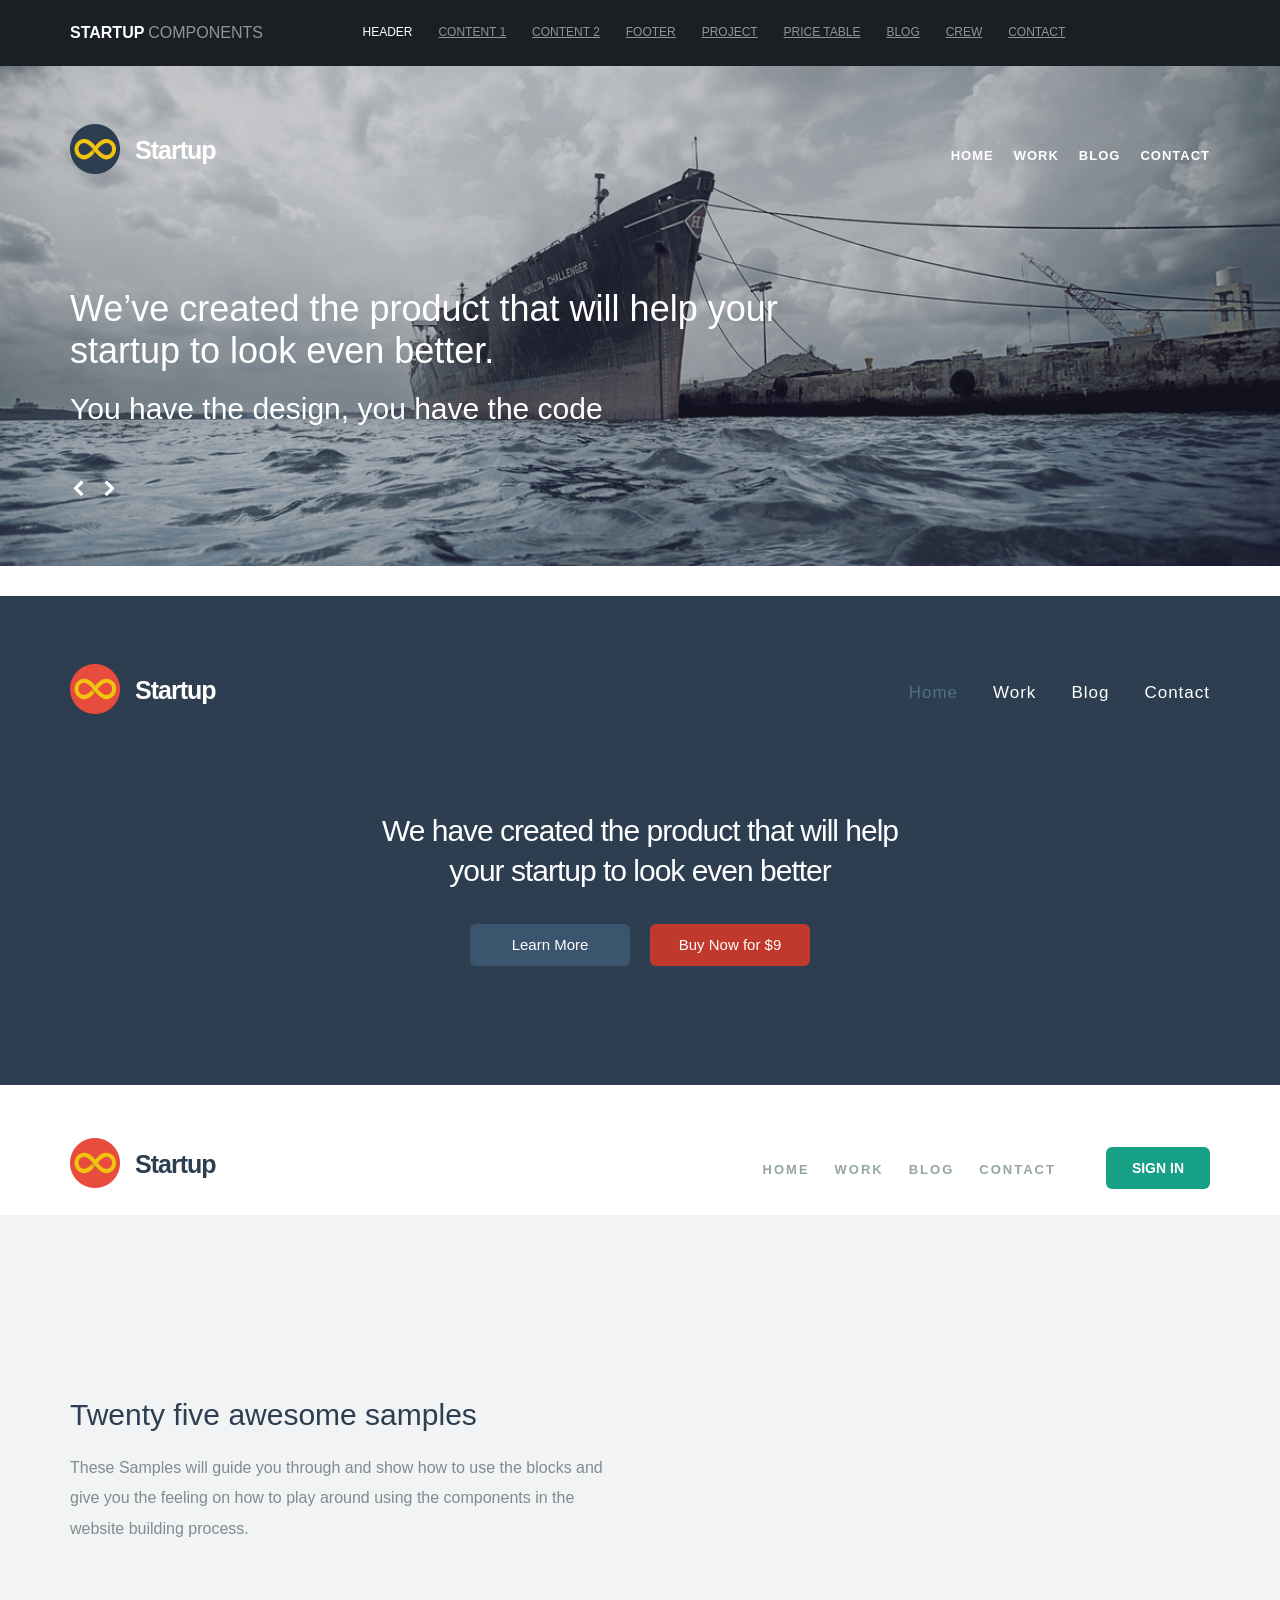
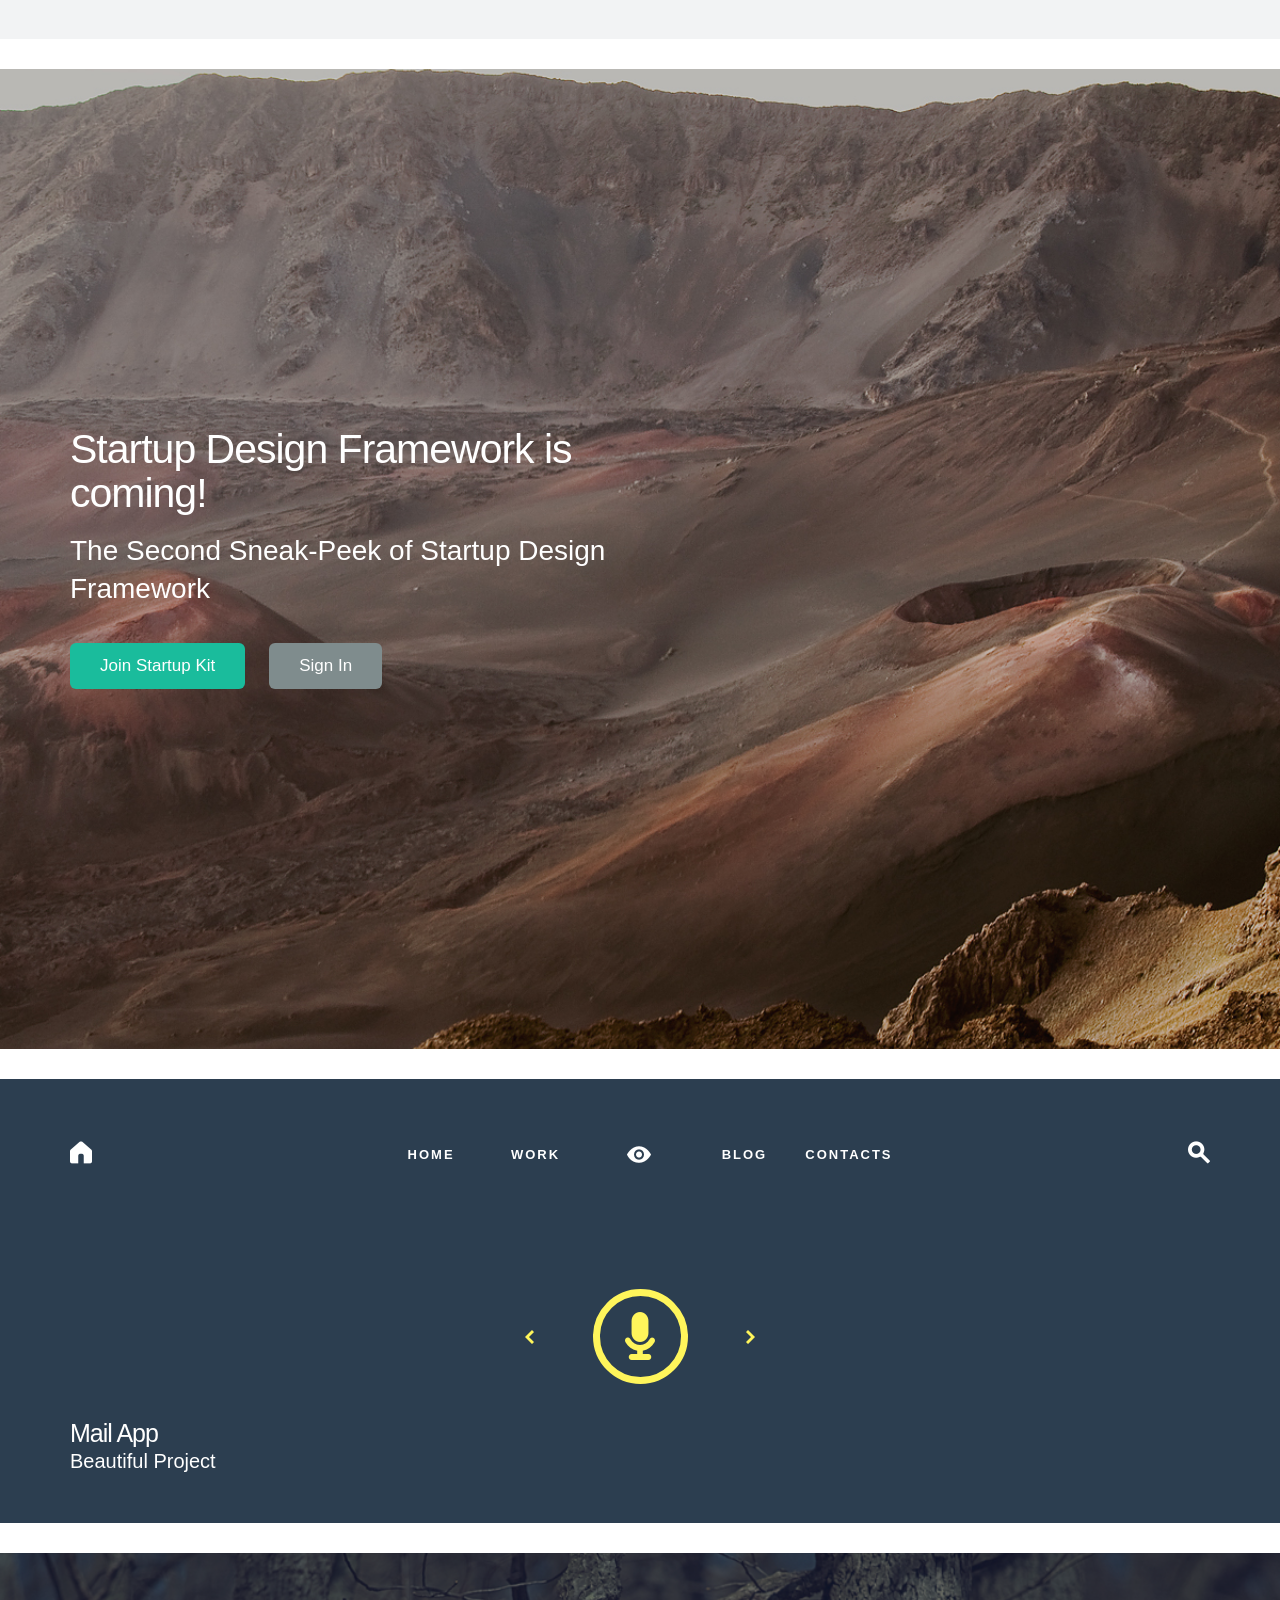
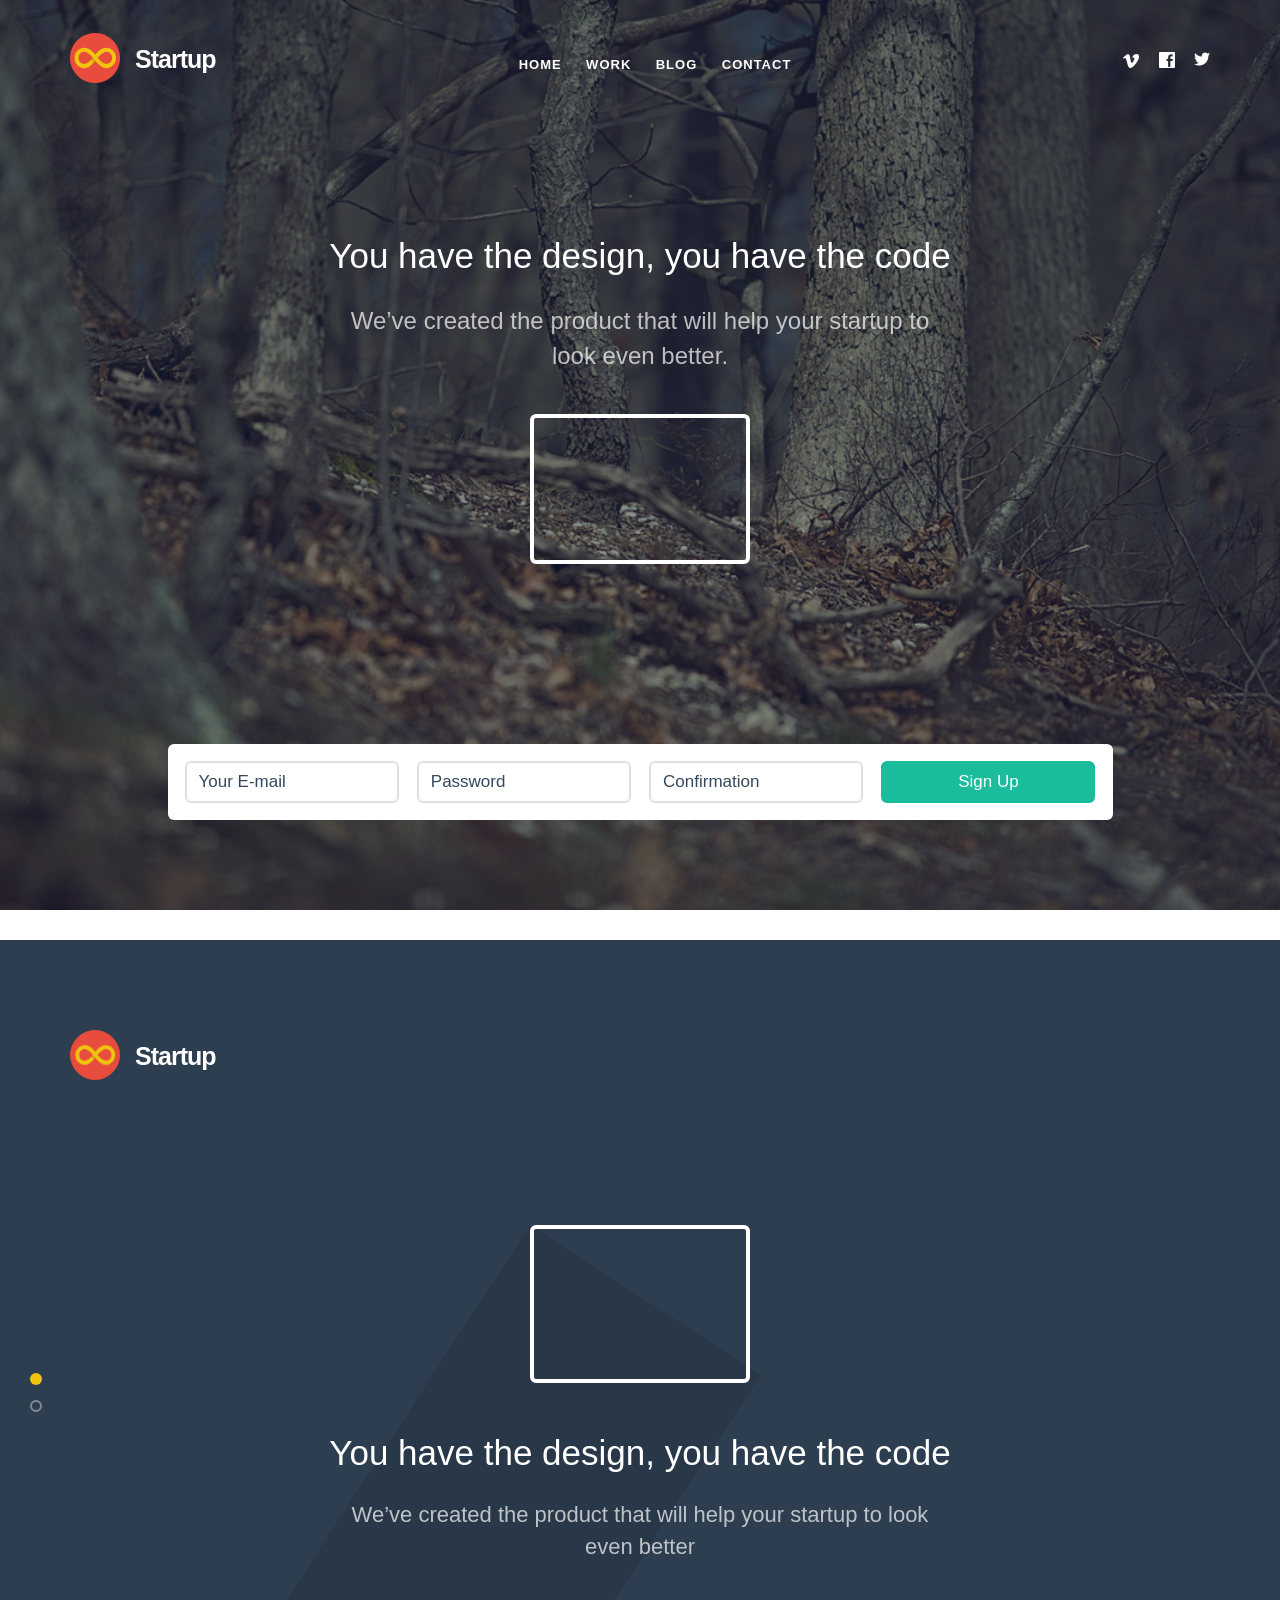
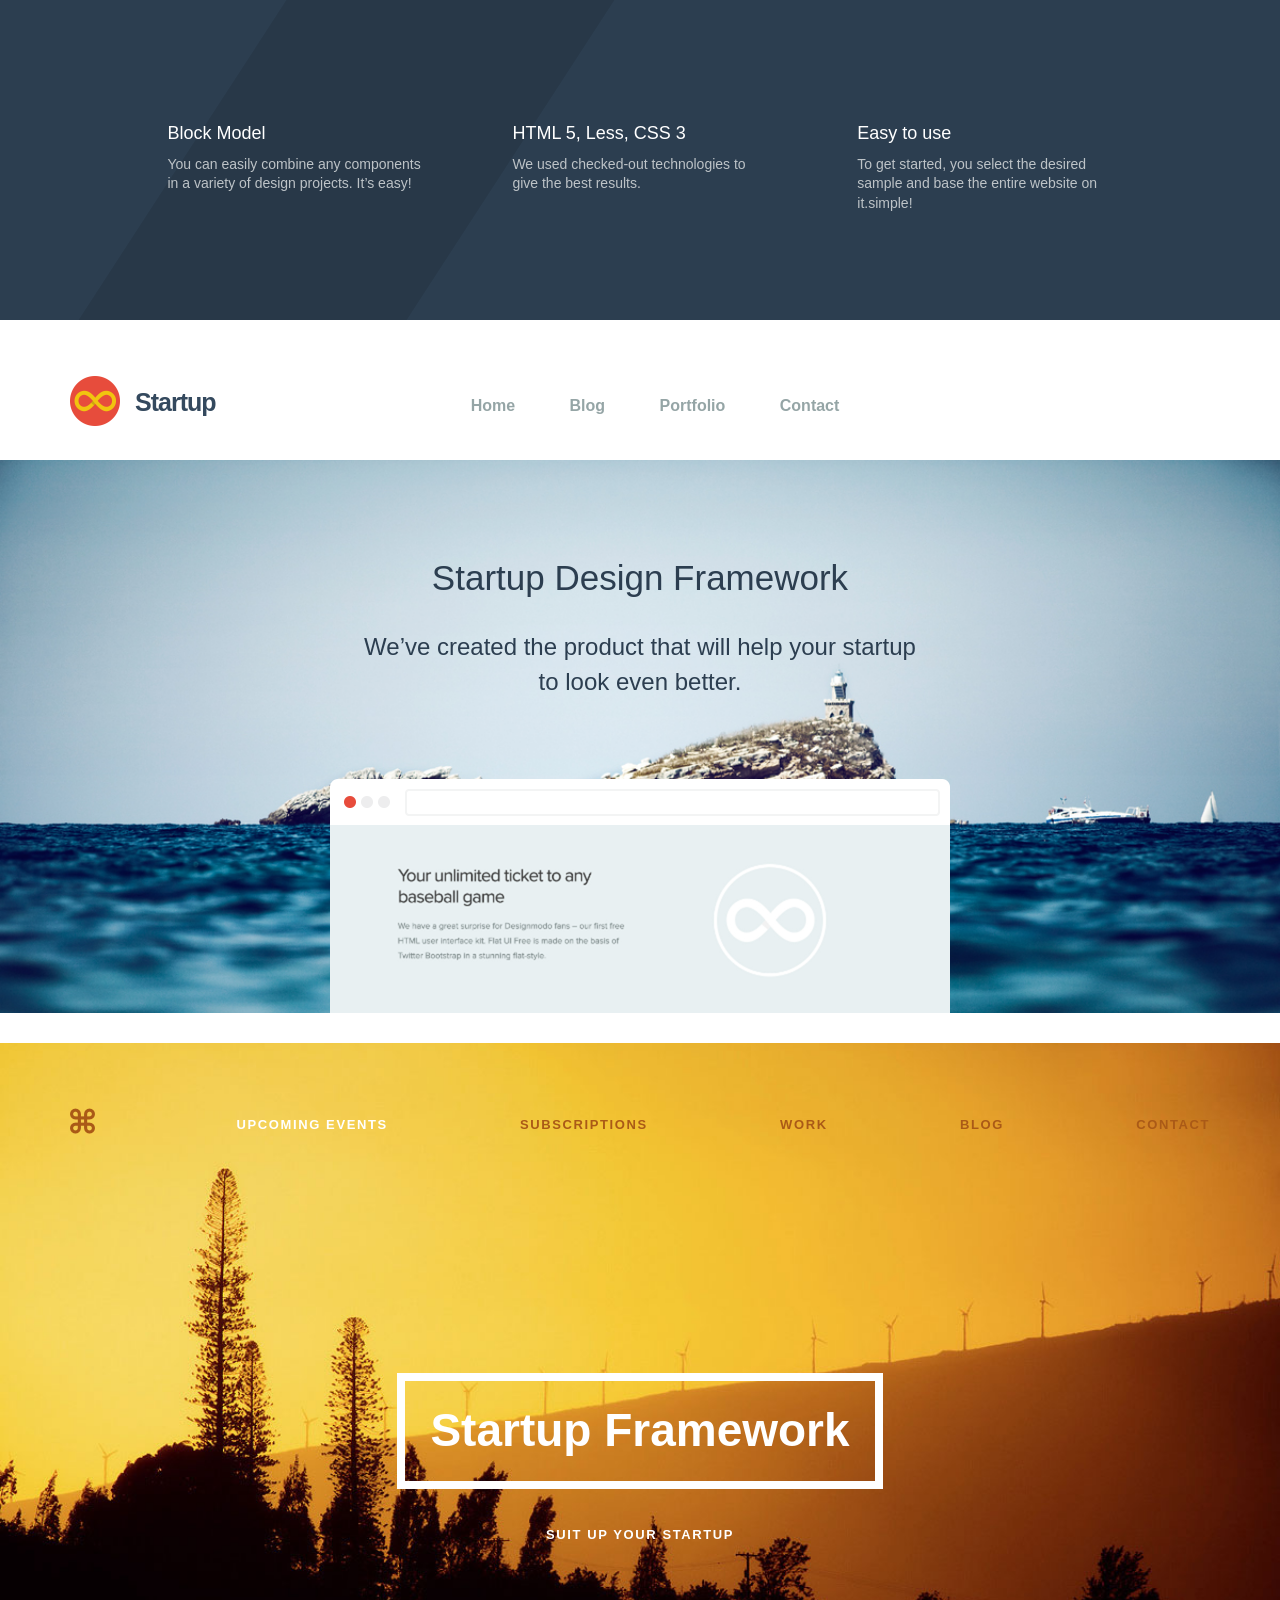
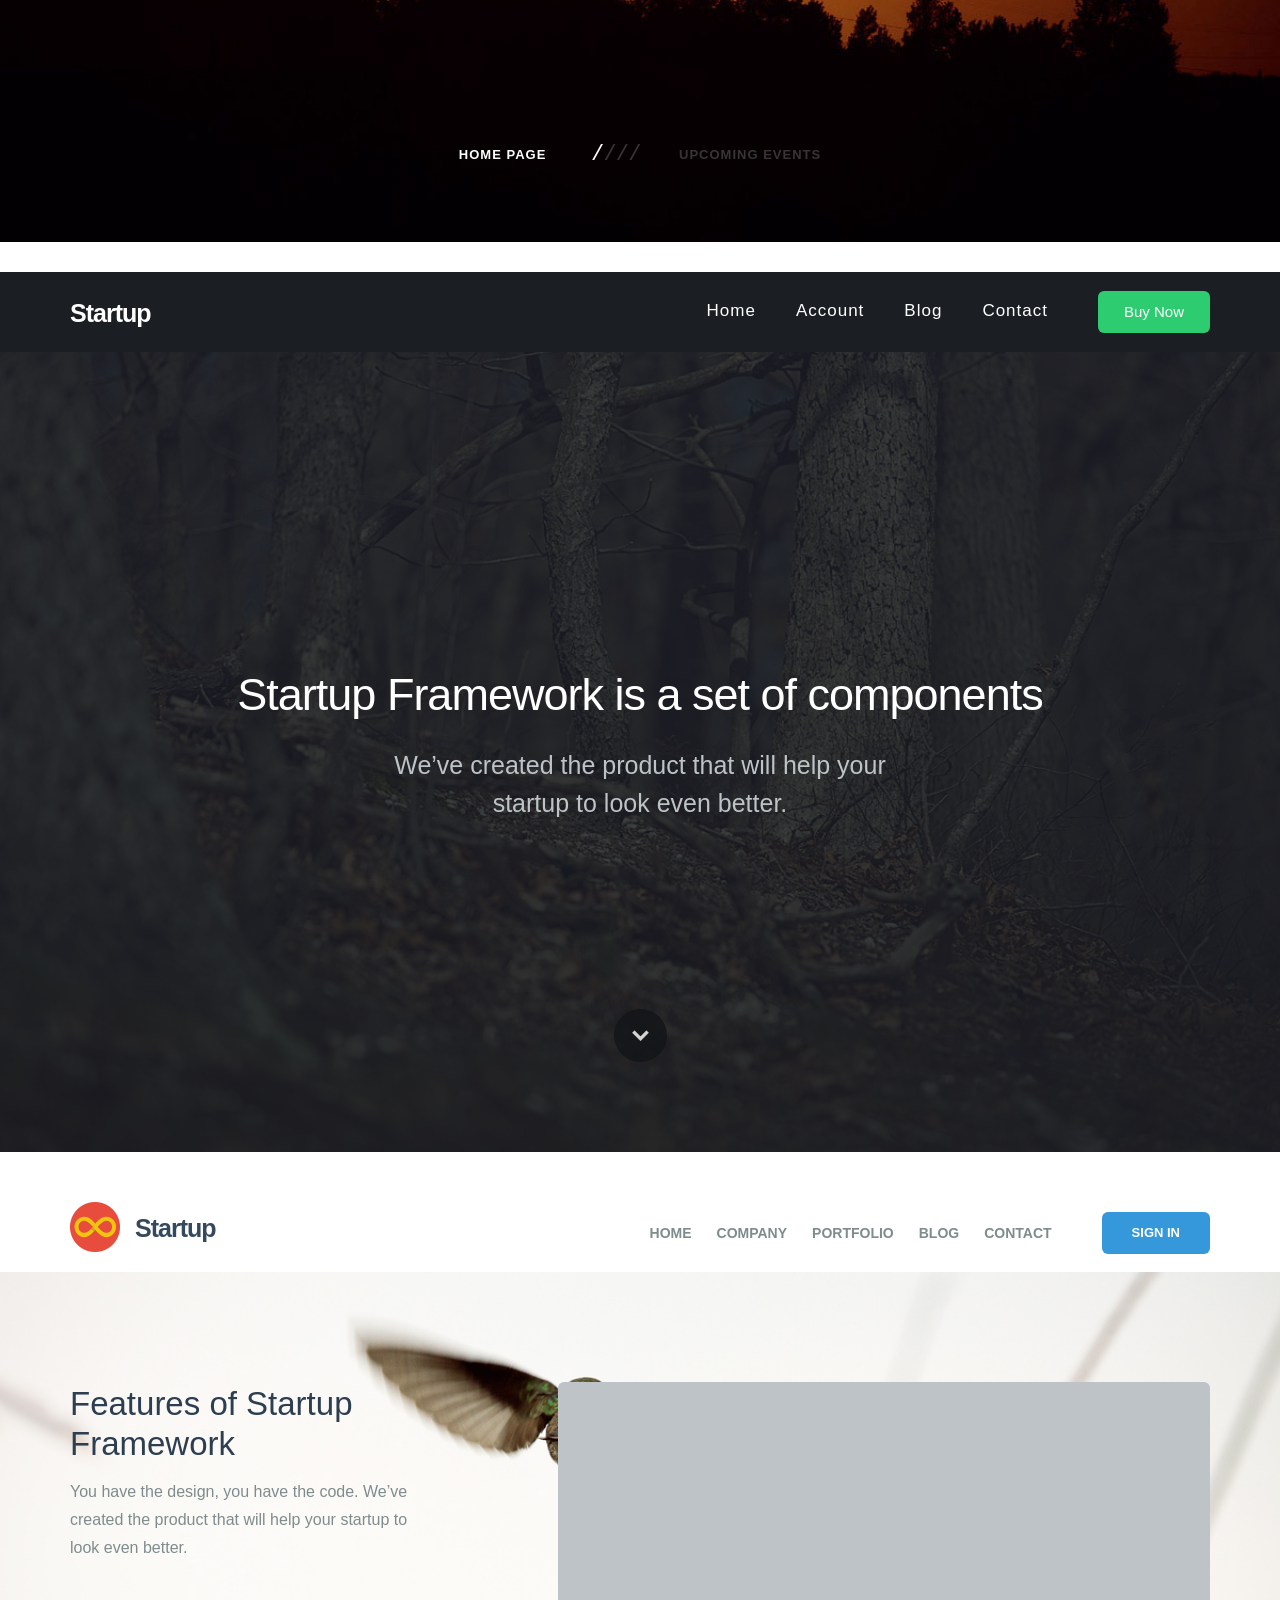
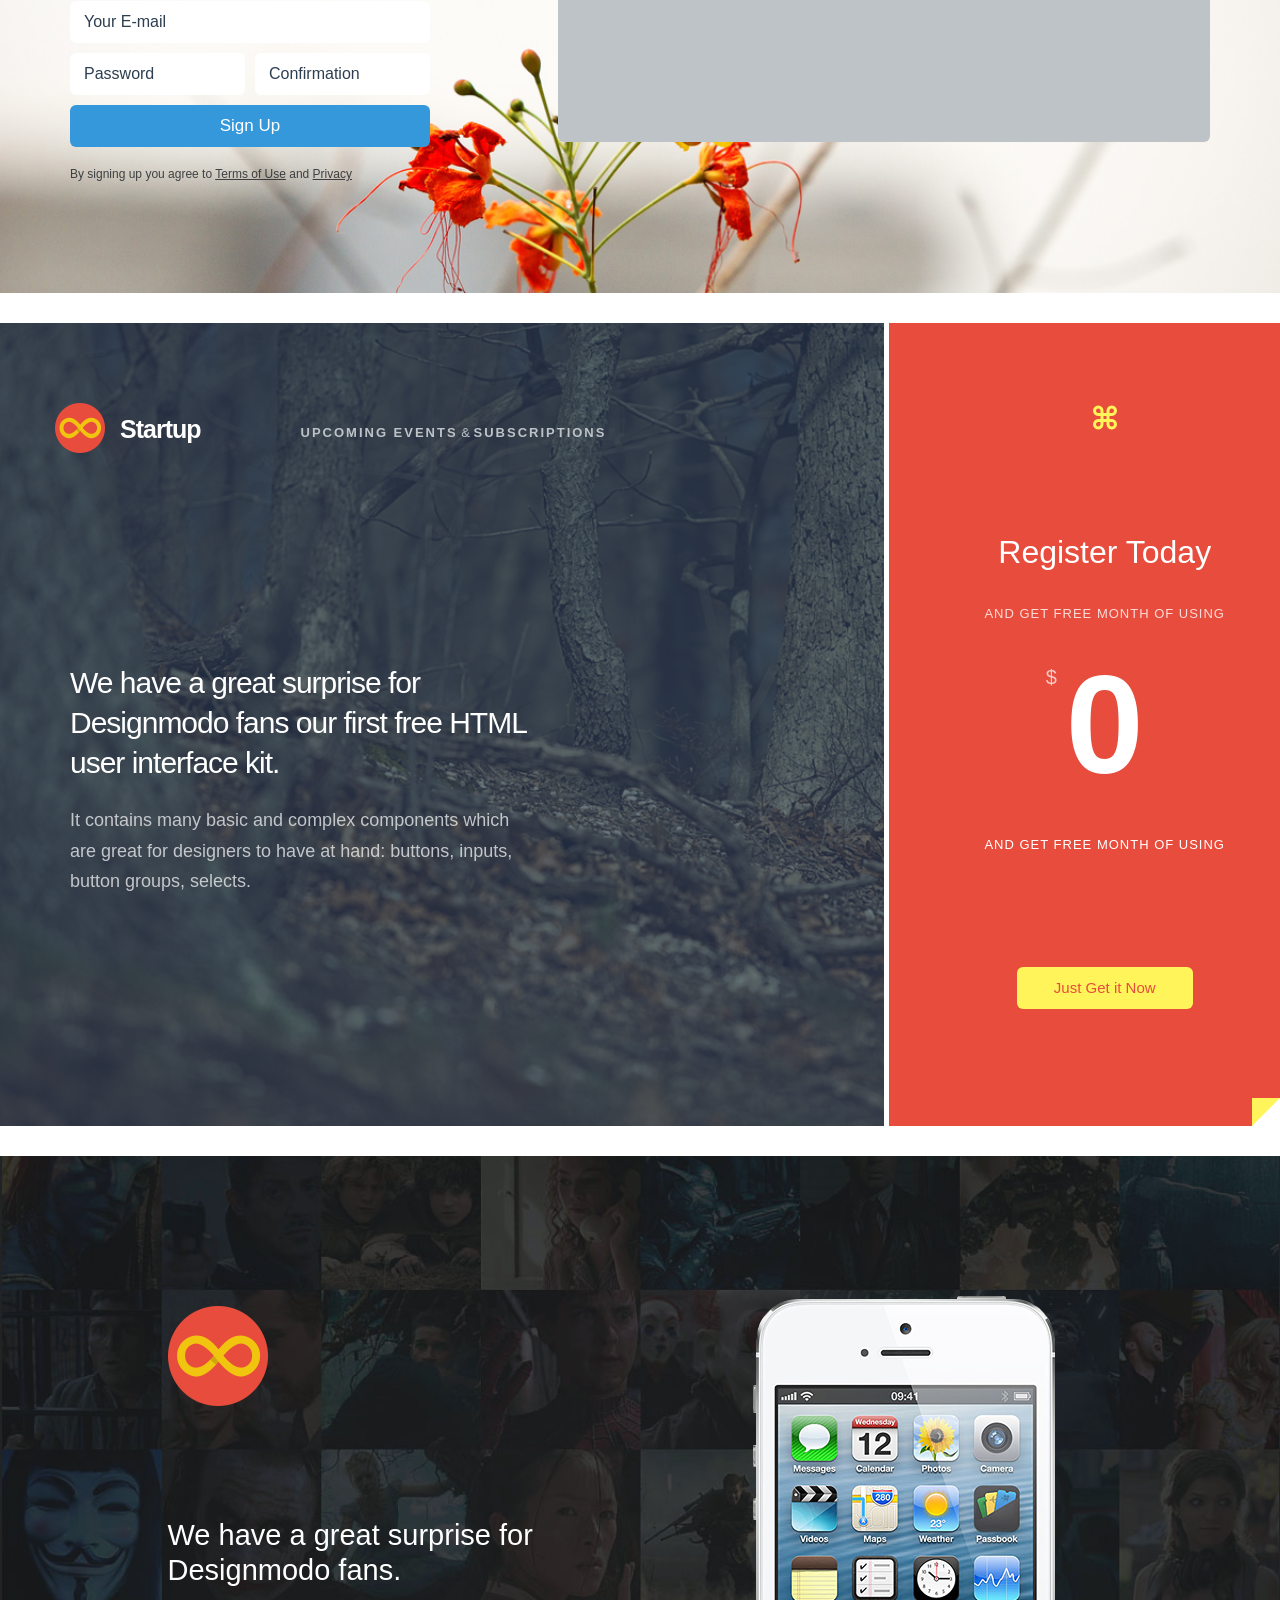
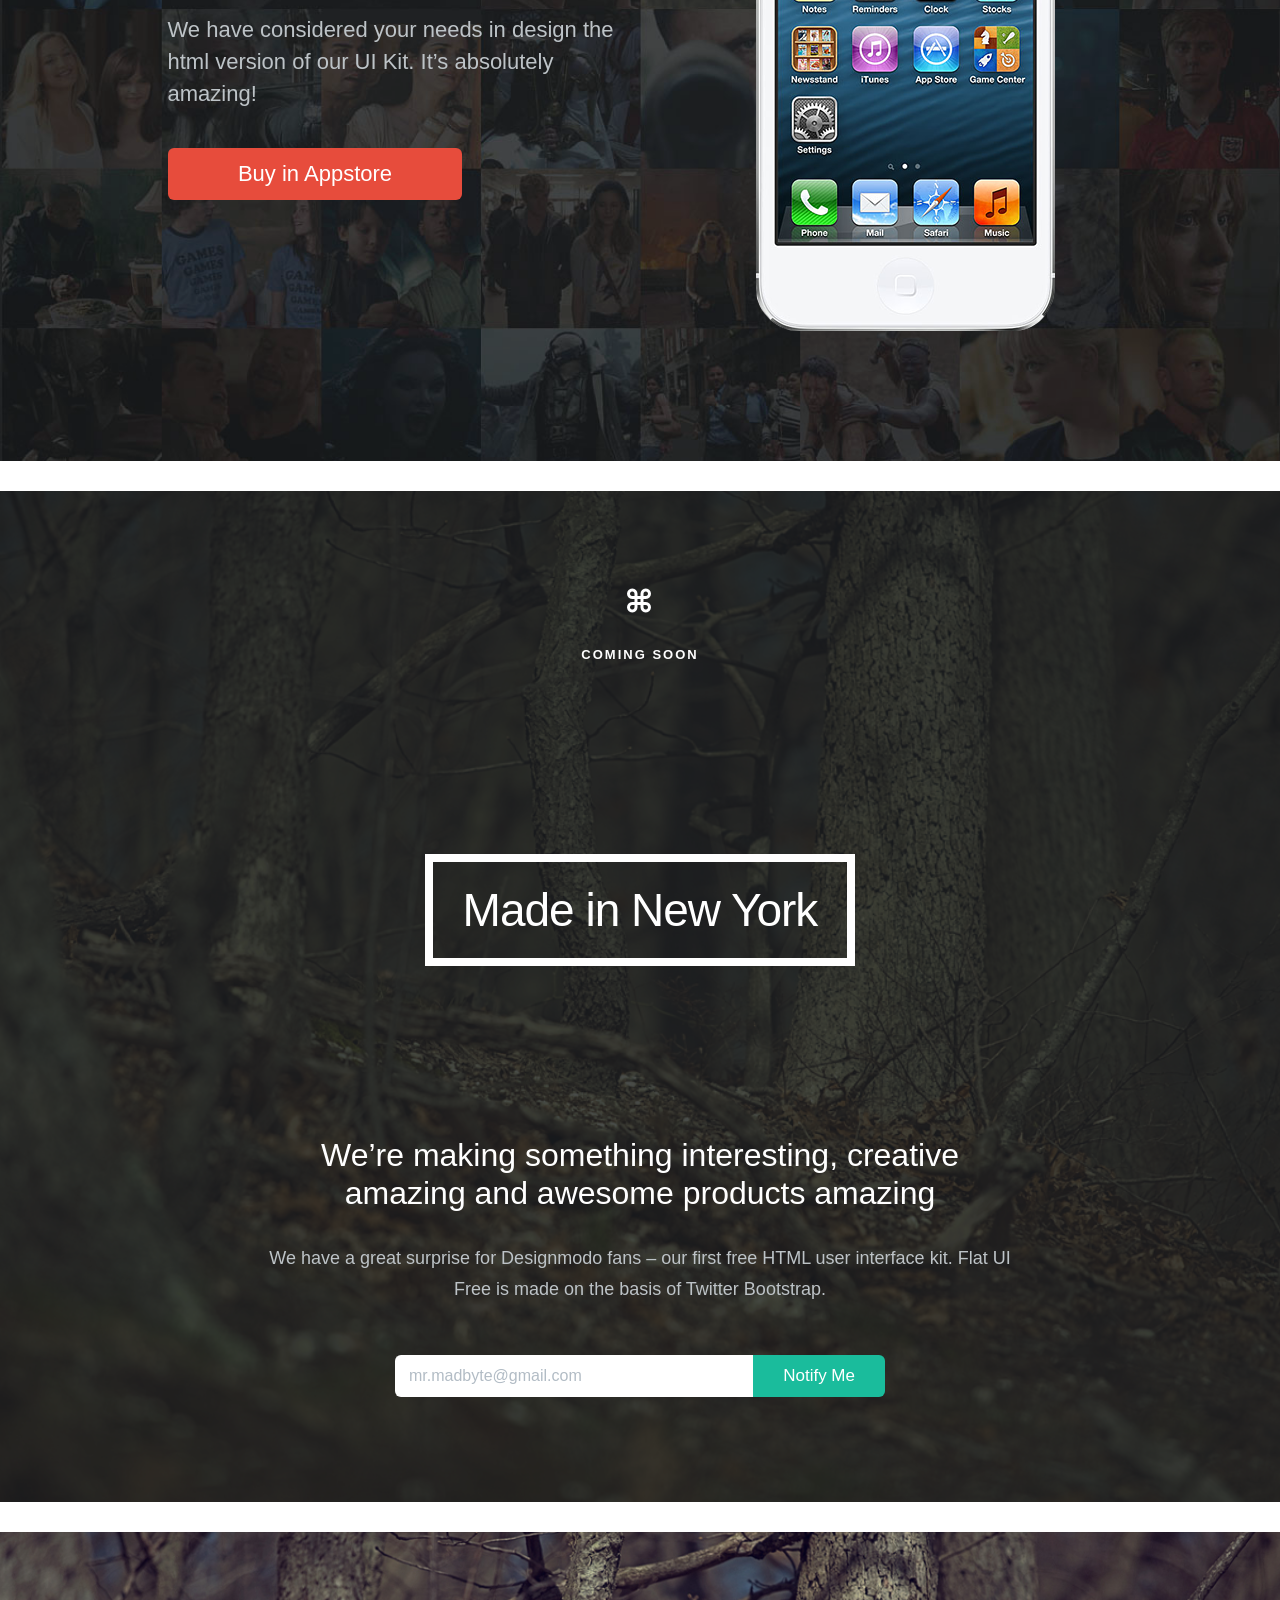
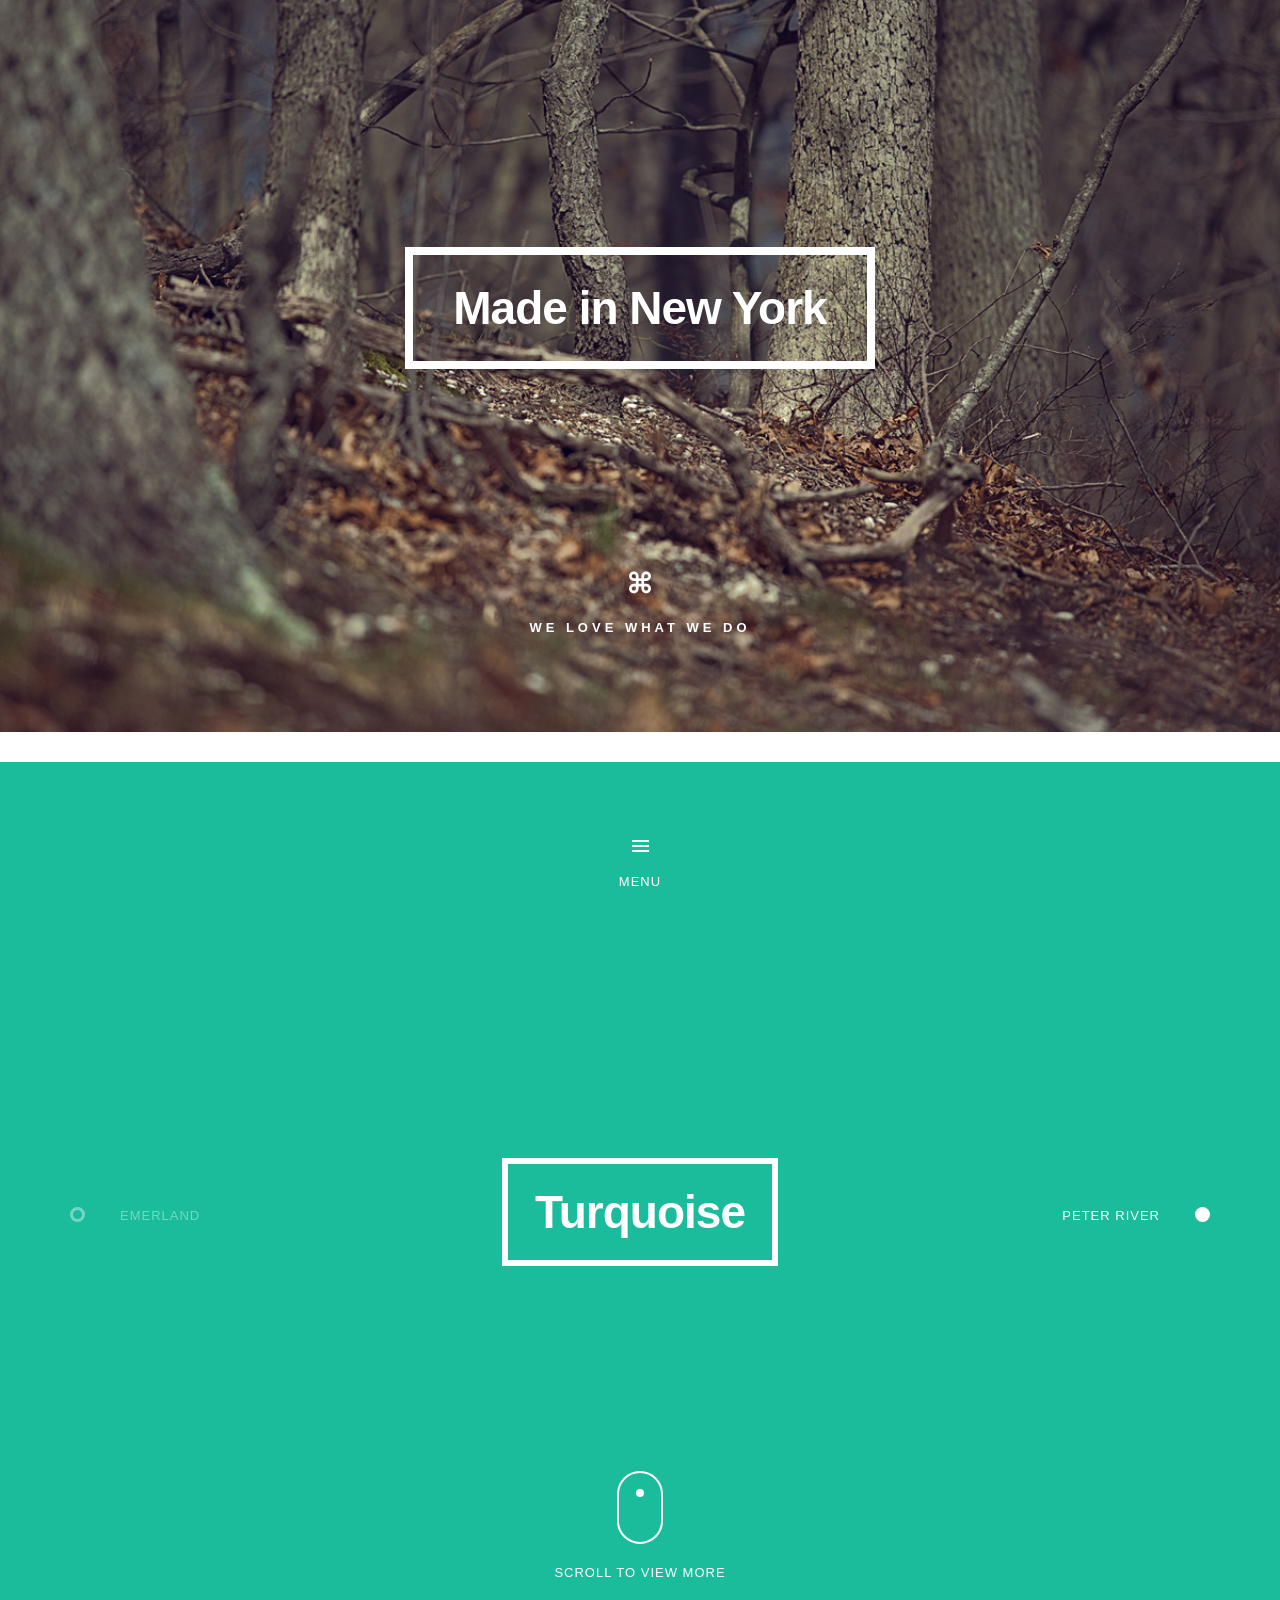
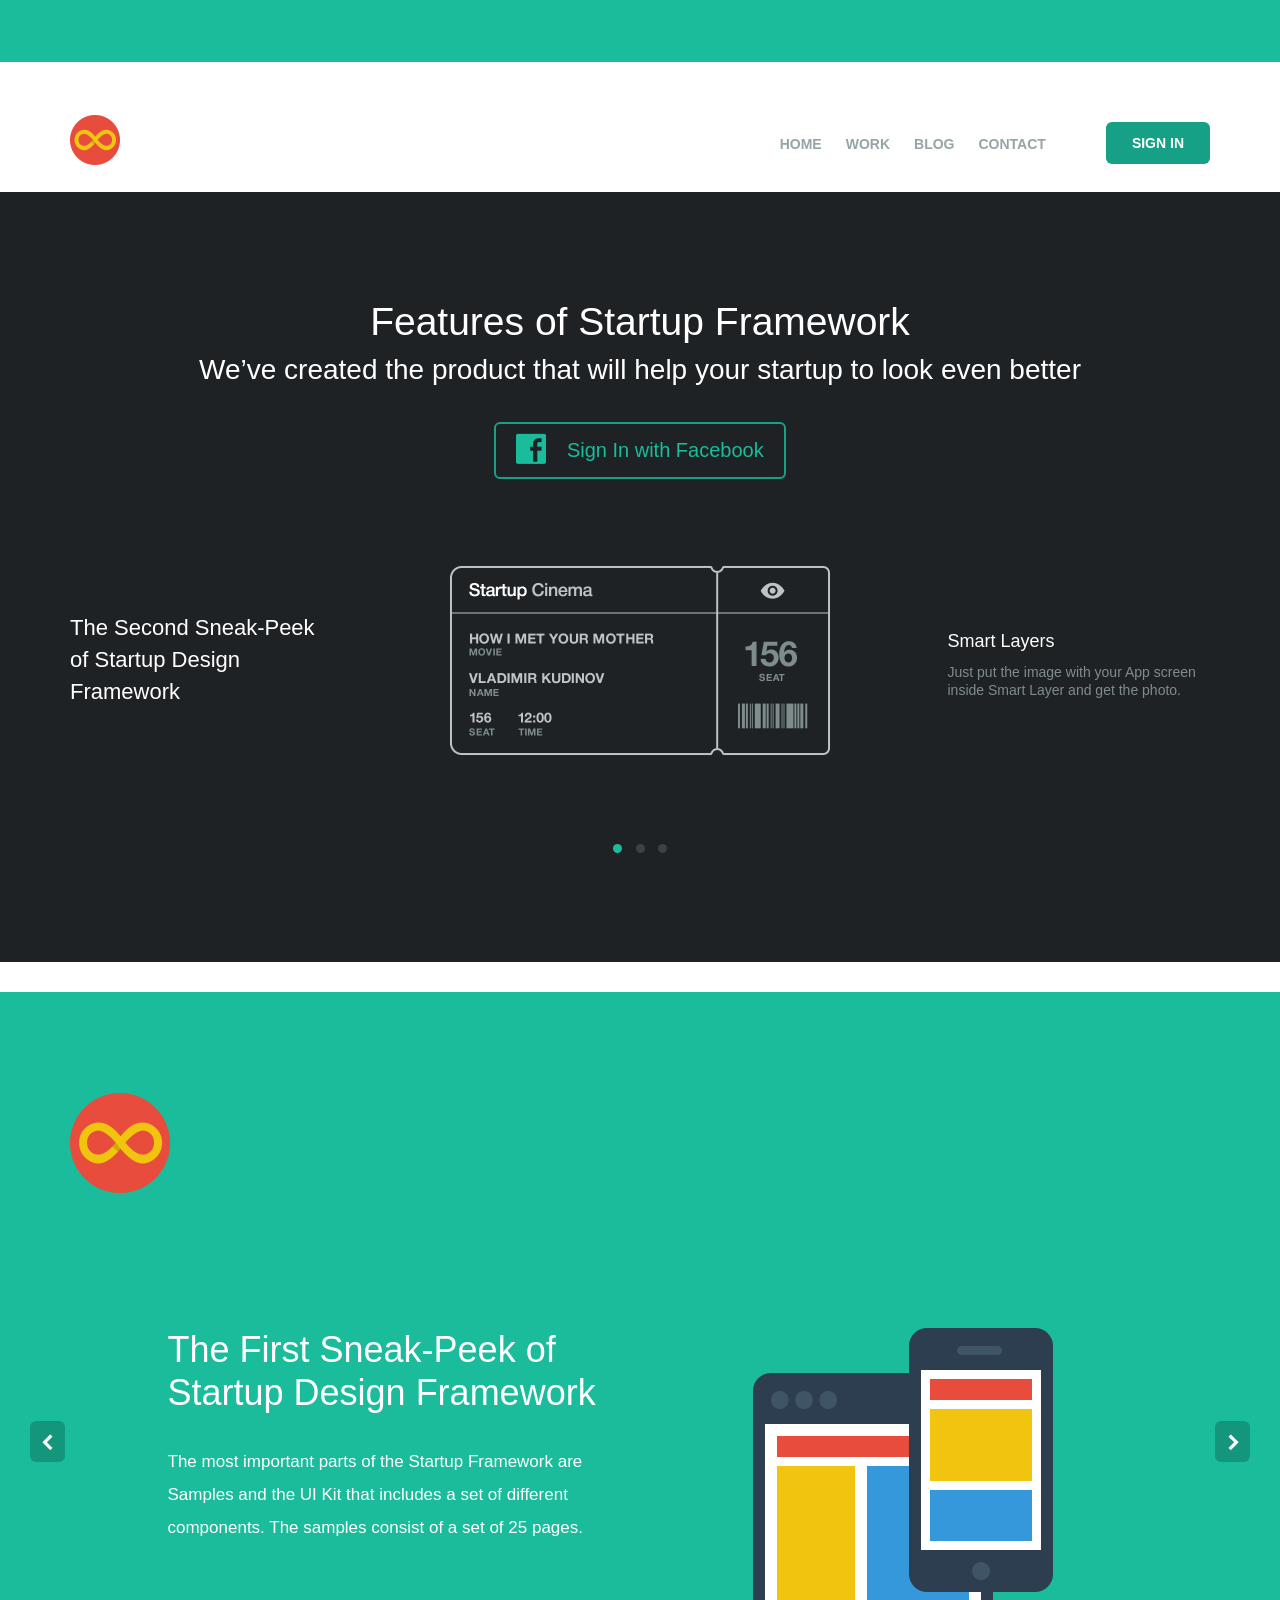
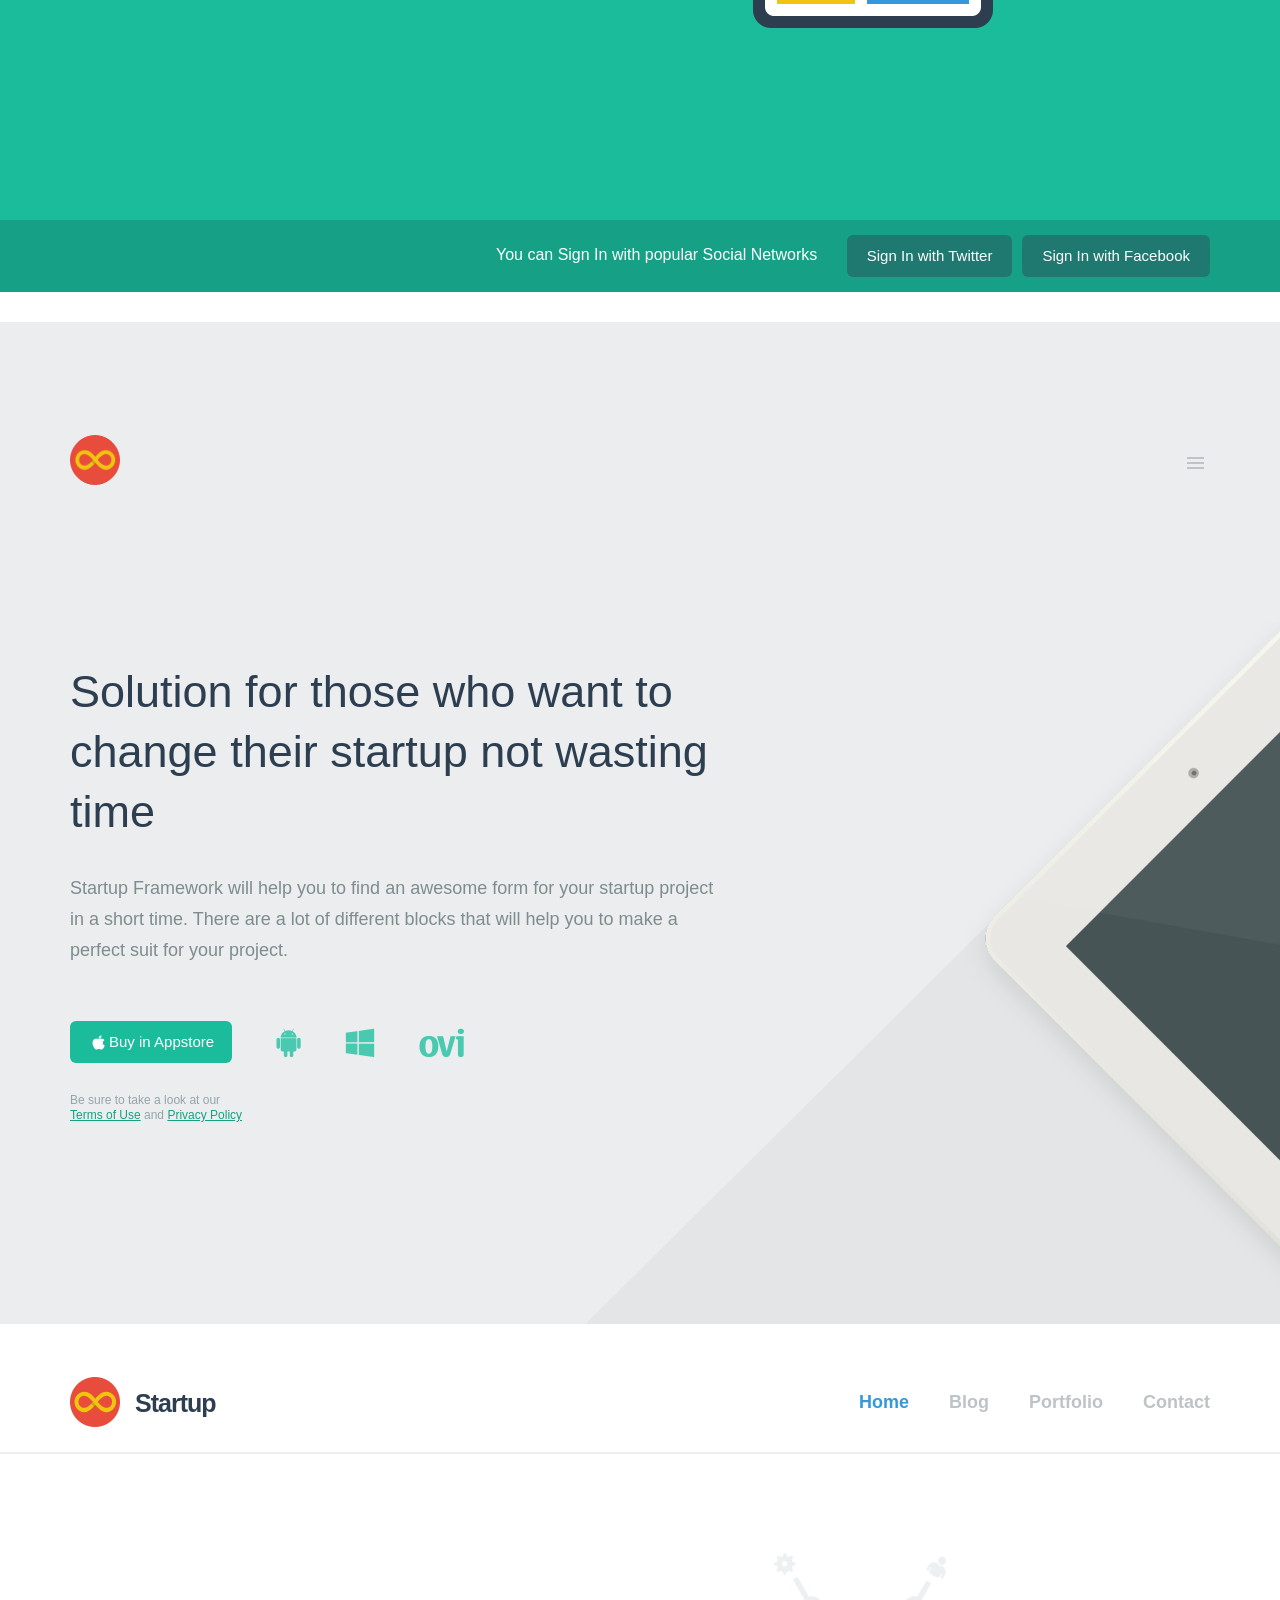
<file: Developer/ui-kit/ui-kit-header/index.html>
<!DOCTYPE html>
<html lang="en">
  <head>
    <meta charset="utf-8">
    <title>Headers</title>
    <meta name="apple-mobile-web-app-capable" content="yes" />
    <meta name="viewport" content="width=device-width, initial-scale=1.0, maximum-scale=1.0, user-scalable=no" />
    <meta name="apple-mobile-web-app-status-bar-style" content="black" />
    <link rel="shortcut icon" href="../../flat-ui/images/favicon.ico">
    <link rel="stylesheet" href="../../flat-ui/bootstrap/css/bootstrap.css">
    <link rel="stylesheet" href="../../flat-ui/css/flat-ui.css">
    <!-- Using only with Flat-UI (free)-->
    <link rel="stylesheet" href="../../common-files/css/icon-font.css">
    <!-- end -->
    <link rel="stylesheet" href="../../common-files/css/animations.css">
    <link rel="stylesheet" href="../ui-kit-header/css/ui-kit-styles.css">
  </head>
  <body>
    <nav class="dockbar navbar-fixed-top" id="header-dockbar">
      <menu class="main-menu">
        <div class="container">
          <div class="row">
            <a href="index.html" class="man-brand col-sm-3">
              <span class="logotype">Startup</span>
              <span class="doc-title">components</span>
            </a>
            <button id="open-close-menu" class="menu-btn btn-inverse"><span class="fui-list"></span>
            </button>
            <dl class="col-sm-8">
              <dd><a class="active">header</a>
              </dd>
              <dd><a href="../ui-kit-content/index.html">content 1</a>
              </dd>
              <dd><a href="../ui-kit-content/index2.html">content 2</a>
              </dd>
              <dd><a href="../ui-kit-footer/index.html">footer</a>
              </dd>
              <dd><a href="../ui-kit-projects/index.html">project</a>
              </dd>
              <dd><a href="../ui-kit-price/index.html">price table</a>
              </dd>
              <dd><a href="../ui-kit-blog/index.html">blog</a>
              </dd>
              <dd><a href="../ui-kit-crew/index.html">crew</a>
              </dd>
              <dd><a href="../ui-kit-contacts/index.html">contact</a>
              </dd>
            </dl>
          </div>
        </div>
      </menu>
      <menu class="colapsed-menu">
        <dl>
          <dd><a class="active">header</a>
          </dd>
          <dd><a href="../ui-kit-content/index.html">content 1</a>
          </dd>
          <dd><a href="../ui-kit-content/index2.html">content 2</a>
          </dd>
          <dd><a href="../ui-kit-footer/index.html">footer</a>
          </dd>
          <dd><a href="../ui-kit-projects/index.html">project</a>
          </dd>
          <dd><a href="../ui-kit-price/index.html">price table</a>
          </dd>
          <dd><a href="../ui-kit-blog/index.html">blog</a>
          </dd>
          <dd><a href="../ui-kit-crew/index.html">crew</a>
          </dd>
          <dd><a href="../ui-kit-contacts/index.html">contact</a>
          </dd>
        </dl>
      </menu>
    </nav>
    <div class="page-wrapper">
      <!-- header-1 -->
      <header class="header-1">
        <div class="container">
          <div class="row">
            <nav class="navbar col-sm-12" role="navigation">
              <div class="navbar-header">
                <button type="button" class="navbar-toggle"></button>
                <a class="brand" href="#">
                  <img src="../../common-files/img/header/logo@2x.png" width="50" height="50" alt="">Startup</a>
              </div>
              <div class="collapse navbar-collapse">
                <ul class="nav pull-right">
                  <li><a href="#">HOME</a>
                  </li>
                  <li><a href="#">WORK</a>
                  </li>
                  <li><a href="#">BLOG</a>
                  </li>
                  <li><a href="#">CONTACT</a>
                  </li>
                </ul>
                <ul class="subnav">
                  <li><a href="#">Privacy</a>
                  </li>
                  <li><a href="#">Terms</a>
                  </li>
                  <li><a href="#">Advertise</a>
                  </li>
                  <li><a href="#">Affiliates</a>
                  </li>
                  <li><a href="#">Newsletter</a>
                  </li>
                  <li><a href="#">About</a>
                  </li>
                  <li><a href="#">Contact Us</a>
                  </li>
                </ul>
              </div>
            </nav>
          </div>
        </div>
      </header>
      <section class="header-1-sub">
        <div id="pt-main" class="page-transitions pt-perspective">
          <div class="pt-page pt-page-1">
            <div class="background">&nbsp;</div>
            <div class="caption">
              <div class="container">
                <h3>We’ve created the product that will help your <br />startup to look even better.</h3>
                <p class="lead">You have the design, you have the code</p>
              </div>
            </div>
          </div>
          <div class="pt-page pt-page-2">
            <div class="background">&nbsp;</div>
            <div class="caption">
              <div class="container">
                <h3>Example headline.</h3>
                <p class="lead">Lorem ipsum dolor sit amet, consectetur adipisicing elit, sed do eiusmod tempor incididunt ut labore et dolore magna aliqua.</p>
              </div>
            </div>
          </div>
          <div class="pt-page pt-page-3">
            <div class="background">&nbsp;</div>
            <div class="caption">
              <div class="container">
                <h3>Another example headline.</h3>
                <p class="lead">Lorem ipsum dolor sit amet, consectetur adipisicing elit, sed do eiusmod tempor incididunt ut labore et dolore magna aliqua.</p>
              </div>
            </div>
          </div>
          <div class="container controls">
            <a class="control-prev" href="#"><span class="fui-arrow-left"> </span></a>
            <a class="control-next" href="#"><span class="fui-arrow-right"> </span></a>
          </div>
        </div>
      </section>
      <div class="delimiter"></div>
      <!-- header-2 -->
      <header class="header-2">
        <div class="container">
          <div class="row">
            <nav class="navbar col-sm-12" role="navigation">
              <div class="navbar-header">
                <button type="button" class="navbar-toggle"></button>
                <a class="brand" href="#">
                  <img src="../../common-files/icons/Infinity-Loop@2x.png" width="50" height="50" alt="">Startup</a>
              </div>
              <div class="collapse navbar-collapse">
                <ul class="nav pull-right">
                  <li class="active"><a href="#">Home</a>
                  </li>
                  <li><a href="#">Work</a>
                  </li>
                  <li><a href="#">Blog</a>
                  </li>
                  <li><a href="#">Contact</a>
                  </li>
                </ul>
                <ul class="subnav">
                  <li><a href="#">Privacy</a>
                  </li>
                  <li><a href="#">Terms</a>
                  </li>
                  <li><a href="#">Advertise</a>
                  </li>
                  <li><a href="#">Affiliates</a>
                  </li>
                  <li><a href="#">Newsletter</a>
                  </li>
                  <li><a href="#">About</a>
                  </li>
                  <li><a href="#">Contact Us</a>
                  </li>
                </ul>
              </div>
            </nav>
          </div>
        </div>
      </header>
      <section class="header-2-sub bg-midnight-blue">
        <div class="background">&nbsp;</div>
        <div class="container">
          <div class="row">
            <div class="col-sm-8 col-sm-offset-2">
              <div class="hero-unit">
                <h1>We have created the product that will help<br/>
                        your startup to look even better</h1>
              </div>
              <div class="btns">
                <a class="btn btn-inverse" href="#">Learn More</a>
                <a class="btn btn-danger" href="#">Buy Now for $9</a>
              </div>
            </div>
          </div>
        </div>
      </section>
      <div class="delimiter"></div>
      <!-- header-3 -->
      <header class="header-3">
        <div class="container">
          <div class="row">
            <nav class="navbar col-sm-12" role="navigation">
              <div class="navbar-header">
                <button type="button" class="navbar-toggle"></button>
                <a class="brand" href="#">
                  <img src="../../common-files/icons/Infinity-Loop@2x.png" width="50" height="50" alt="">Startup</a>
              </div>
              <div class="collapse navbar-collapse pull-right">
                <ul class="nav pull-left">
                  <li><a href="#">HOME</a>
                  </li>
                  <li><a href="#">WORK</a>
                  </li>
                  <li><a href="#">BLOG</a>
                  </li>
                  <li><a href="#">CONTACT</a>
                  </li>
                </ul>
                <form class="navbar-form pull-left">
                  <a class="btn btn-primary" href="#">SIGN IN</a>
                </form>
              </div>
            </nav>
          </div>
        </div>
        <div class="header-background"></div>
      </header>
      <section class="header-3-sub">
        <div class="background">&nbsp;</div>
        <div class="container">
          <div class="row">
            <div class="col-sm-6">
              <h3>Twenty five awesome samples</h3>
              <p>These Samples will guide you through and show how to use the blocks and give you the feeling on how to play around using the components in the website building process.</p>
            </div>
          </div>
        </div>
      </section>
      <div class="delimiter"></div>
      <!-- header-4 -->
      <header class="header-4 v-center bg-midnight-blue">
        <div class="background">&nbsp;</div>
        <div>
          <div class="container">
            <div class="row">
              <div class="col-sm-6">
                <div class="hero-unit">
                  <h1>Startup Design Framework is coming!</h1>
                  <p>The Second Sneak-Peek of Startup Design Framework</p>
                </div>
                <div class="btns">
                  <a class="btn btn-large btn-primary" href="#">Join Startup Kit</a>
                  <a class="btn btn-large btn-gray" href="#">Sign In</a>
                </div>
              </div>
            </div>
          </div>
        </div>
      </header>
      <div class="delimiter"></div>
      <!-- header-5 -->
      <header class="header-5">
        <div class="container">
          <div class="row">
            <div class="navbar col-sm-12" role="navigation">
              <div class="navbar-header">
                <button type="button" class="navbar-toggle"></button>
                <a class="home" href="#"> <span class="fui-home"> </span>
                </a>
                <a class="search" href="#"> <span class="fui-search"> </span>
                </a>
              </div>
              <div class="collapse navbar-collapse">
                <ul class="nav">
                  <li><a href="#">HOME</a>
                  </li>
                  <li><a href="#">WORK</a>
                  </li>
                  <li class="center"><a href="#"><span class="fui-eye"> </span><span>EYE ITEM</span></a>
                  </li>
                  <li><a href="#">BLOG</a>
                  </li>
                  <li><a href="#">CONTACTS</a>
                  </li>
                </ul>
              </div>
              <form class="navbar-search">
                <a class="close-search" href="#"><span class="fui-cross"> </span></a>
                <input type="text" placeholder="Search query">
              </form>
            </div>
          </div>
        </div>
      </header>
      <section class="header-5-sub">
        <div id="h-5-pt-1" class="page-transitions pt-perspective">
          <div class="pt-page pt-page-1 pt-page-current bg-midnight-blue">
            <div class="background">&nbsp;</div>
            <div class="container">
              <div class="box-icon">
                <a class="fui-arrow-left pt-control-prev" href="#"></a>
                <span class="icon fui-mic"> </span>
                <a class="fui-arrow-right pt-control-next" href="#"></a>
              </div>
              <div class="hero-unit">
                <h1>Mail App</h1>
                <p>Beautiful Project</p>
              </div>
            </div>
          </div>
          <div class="pt-page pt-page-2 bg-turquoise">
            <div class="background">&nbsp;</div>
            <div class="container">
              <div class="box-icon">
                <a class="fui-arrow-left pt-control-prev" href="#"></a>
                <span class="icon fui-mic"> </span>
                <a class="fui-arrow-right pt-control-next" href="#"></a>
              </div>
              <div class="hero-unit">
                <h1>Mail App</h1>
                <p>Beautiful Project</p>
              </div>
            </div>
          </div>
        </div>
      </section>
      <div class="delimiter"></div>
      <!-- header-6 -->
      <header class="header-6">
        <div class="container">
          <div class="row">
            <div class="navbar col-sm-12" role="navigation">
              <div class="navbar-header">
                <button type="button" class="navbar-toggle"></button>
                <a class="brand" href="#">
                  <img src="../../common-files/icons/Infinity-Loop@2x.png" width="50" height="50" alt="">Startup</a>
                <div class="social-btns">
                  <a href="#">
                    <div class="fui-vimeo"></div>
                    <div class="fui-vimeo"></div>
                  </a>
                  <a href="#">
                    <div class="fui-facebook"></div>
                    <div class="fui-facebook"></div>
                  </a>
                  <a href="#">
                    <div class="fui-twitter"></div>
                    <div class="fui-twitter"></div>
                  </a>
                </div>
              </div>
              <div class="collapse navbar-collapse">
                <ul class="nav">
                  <li><a href="#">HOME</a>
                  </li>
                  <li><a href="#">WORK</a>
                  </li>
                  <li><a href="#">BLOG</a>
                  </li>
                  <li><a href="#">CONTACT</a>
                  </li>
                </ul>
              </div>
            </div>
          </div>
        </div>
      </header>
      <section class="header-6-sub">
        <div class="background">&nbsp;</div>
        <div class="container">
          <div class="row">
            <div class="col-sm-8 col-sm-offset-2">
              <h3>You have the design, you have the code</h3>
              <div class="row">
                <p class="lead col-sm-10 col-sm-offset-1">
                  We’ve created the product that will help your startup to look even better.
                </p>
              </div>
              <div class="player">
                <iframe id="pPlayer" src="http://player.vimeo.com/video/80282064?title=0&amp;byline=0&amp;portrait=0&amp;api=1&amp;player_id=pPlayer" frameborder="0" width="212" height="142" webkitallowfullscreen mozallowfullscreen allowfullscreen></iframe>
              </div>
            </div>
          </div>
          <div class="row">
            <div class="col-sm-10 col-sm-offset-1">
              <div class="signup-form">
                <form>
                  <div class="clearfix">
                    <input type="text" class="form-control" placeholder="Your E-mail">
                    <input type="password" class="form-control" placeholder="Password">
                    <input type="password" class="form-control" placeholder="Confirmation">
                    <button type="submit" class="btn btn-primary">Sign Up</button>
                  </div>
                </form>
              </div>
            </div>
          </div>
        </div>
      </section>
      <div class="delimiter"></div>
      <!-- header-7 -->
      <div class="header-7-sub bg-midnight-blue">
        <div id="h-7-pt-main" class="page-transitions pt-perspective">
          <div class="pt-page pt-page-current">
            <section class="h-7-section-1">
              <div>
                <div class="background">&nbsp;</div>
                <header class="header-7">
                  <div class="container">
                    <a class="brand" href="#">
                      <img src="../../common-files/icons/Infinity-Loop@2x.png" width="50" height="50" alt="">Startup</a>
                  </div>
                </header>
                <div class="container">
                  <div class="row">
                    <div class="col-sm-8 col-sm-offset-2">
                      <div class="player-wrapper">
                        <div class="player">
                          <iframe id="pPlayer" src="http://player.vimeo.com/video/80282064?title=0&amp;byline=0&amp;portrait=0&amp;api=1&amp;player_id=pPlayer" frameborder="0" webkitallowfullscreen mozallowfullscreen allowfullscreen></iframe>
                        </div>
                      </div>
                      <h3>You have the design, you have the code</h3>
                      <div class="row">
                        <div class="col-sm-10 col-sm-offset-1">
                          <p class="lead">We’ve created the product that will help your startup to look even better</p>
                        </div>
                      </div>
                    </div>
                  </div>
                  <div class="row">
                    <div class="col-sm-10 col-sm-offset-1">
                      <div class="box">
                        <h6>Block Model</h6>
You can easily combine any components in a variety of design projects. It’s easy!
                      </div>
                      <div class="box">
                        <h6>HTML 5, Less, CSS 3</h6>
We used checked-out technologies to give the best results.
                      </div>
                      <div class="box">
                        <h6>Easy to use</h6>
To get started, you select the desired sample and base the entire website on it.simple!
                      </div>
                    </div>
                  </div>
                </div>
              </div>
            </section>
          </div>
          <div class="pt-page">
            <section class="h-7-section-2">
              <div>
                <div class="background">&nbsp;</div>
                This could be your content.
              </div>
            </section>
          </div>
        </div>
        <div class="pt-controls">
          <ol class="pt-indicators">
            <li class="active"></li>
            <li></li>
          </ol>
        </div>
      </div>
      <div class="delimiter"></div>
      <!-- header-8 -->
      <header class="header-8">
        <div class="container">
          <div class="row">
            <div class="navbar col-sm-12" role="navigation">
              <div class="navbar-header">
                <button type="button" class="navbar-toggle"></button>
                <a class="brand" href="#">
                  <img src="../../common-files/icons/Infinity-Loop@2x.png" width="50" height="50" alt="">Startup</a>
              </div>
              <div class="collapse navbar-collapse">
                <ul class="nav">
                  <li><a href="#">Home</a>
                  </li>
                  <li><a href="#">Blog</a>
                  </li>
                  <li><a href="#">Portfolio</a>
                  </li>
                  <li><a href="#">Contact</a>
                  </li>
                </ul>
              </div>
            </div>
          </div>
        </div>
        <div class="header-background"></div>
      </header>
      <section class="header-8-sub bg-midnight-blue">
        <div class="background">&nbsp;</div>
        <div class="container">
          <div class="row">
            <div class="col-sm-6 col-sm-offset-3">
              <h3>Startup Design Framework</h3>
              <p class="lead">We’ve created the product that will help your startup to look even better.</p>
            </div>
          </div>
          <div class="row">
            <div class="col-sm-8 col-sm-offset-2">
              <img src="../../common-files/img/header/browser@2x.png" width="620" height="234" alt="">
            </div>
          </div>
        </div>
      </section>
      <div class="delimiter"></div>
      <!-- header-9 -->
      <header class="header-9">
        <div class="container">
          <div class="row">
            <div class="navbar col-sm-12" role="navigation">
              <div class="navbar-header">
                <button type="button" class="navbar-toggle"></button>
                <a class="brand" href="#"><span class="fui-cmd"> </span></a>
              </div>
              <div class="collapse navbar-collapse">
                <ul class="nav">
                  <li class="active"><a href="#">UPCOMING EVENTS</a>
                  </li>
                  <li><a href="#">SUBSCRIPTIONS</a>
                  </li>
                  <li><a href="#">WORK</a>
                  </li>
                  <li><a href="#">BLOG</a>
                  </li>
                  <li><a href="#">CONTACT</a>
                  </li>
                </ul>
              </div>
            </div>
          </div>
        </div>
      </header>
      <section class="header-9-sub bg-midnight-blue">
        <div class="background">&nbsp;</div>
        <div class="container">
          <div class="row">
            <div class="col-sm-6 col-sm-offset-3">
              <div class="hero-unit bordered">
                <p class="wide-text">Startup Framework</p>
              </div>
              <p class="wide-text text-warning">suit up your startup</p>
            </div>
          </div>
          <div class="nav-steps">
            <a href="#" class="active">HOME PAGE</a>
            <div class="steps-selectors">
              <a href="#" class="active">/</a>
              <a href="#">/</a>
              <a href="#">/</a>
              <a href="#">/</a>
            </div>
            <a href="#">UPCOMING EVENTS</a>
          </div>
        </div>
      </section>
      <div class="delimiter"></div>
      <!-- header-10 -->
      <header class="header-10">
        <div class="container">
          <div class="row">
            <div class="navbar col-sm-12" role="navigation">
              <div class="navbar-header">
                <button type="button" class="navbar-toggle"></button>
                <a class="brand" href="#">Startup</a>
              </div>
              <div class="collapse navbar-collapse pull-right">
                <ul class="nav pull-left">
                  <li><a href="#">Home</a>
                  </li>
                  <li><a href="#">Account</a>
                  </li>
                  <li><a href="#">Blog</a>
                  </li>
                  <li><a href="#">Contact</a>
                  </li>
                </ul>
                <form class="navbar-form pull-left">
                  <a class="btn btn-success" href="#">Buy Now</a>
                </form>
              </div>
            </div>
          </div>
        </div>
        <div class="header-background"></div>
      </header>
      <section class="header-10-sub v-center">
        <div class="background">&nbsp;</div>
        <div>
          <div class="container">
            <div class="hero-unit">
              <h1>Startup Framework is a set of components</h1>
              <p>We’ve created the product that will help your
                <br/>startup to look even better.</p>
            </div>
          </div>
        </div>
        <a class="control-btn fui-arrow-down" href="#"></a>
      </section>
      <div class="delimiter"></div>
      <!-- header-11 -->
      <header class="header-11">
        <div class="container">
          <div class="row">
            <div class="navbar col-sm-12" role="navigation">
              <div class="navbar-header">
                <button type="button" class="navbar-toggle"></button>
                <a class="brand" href="#">
                  <img src="../../common-files/icons/Infinity-Loop@2x.png" width="50" height="50" alt="">Startup</a>
              </div>
              <div class="collapse navbar-collapse pull-right">
                <ul class="nav pull-left">
                  <li><a href="#">HOME</a>
                  </li>
                  <li><a href="#">COMPANY</a>
                  </li>
                  <li><a href="#">PORTFOLIO</a>
                  </li>
                  <li><a href="#">BLOG</a>
                  </li>
                  <li><a href="#">CONTACT</a>
                  </li>
                </ul>
                <form class="navbar-form pull-left">
                  <a class="btn btn-info" href="#">SIGN IN</a>
                </form>
              </div>
            </div>
          </div>
        </div>
        <div class="header-background"></div>
      </header>
      <section class="header-11-sub bg-midnight-blue">
        <div class="background">&nbsp;</div>
        <div class="container">
          <div class="row">
            <div class="col-sm-4">
              <h3>Features of Startup Framework</h3>
              <p>You have the design, you have the code. We’ve created the product that will help your startup to look even better.</p>
              <div class="signup-form">
                <form>
                  <div class="form-group">
                    <input class="form-control" type="text" placeholder="Your E-mail">
                  </div>
                  <div class="form-group">
                    <div>
                      <input type="password" class="form-control" placeholder="Password">
                    </div>
                    <div>
                      <input type="password" class="form-control" placeholder="Confirmation">
                    </div>
                  </div>
                  <div class="form-group">
                    <button type="submit" class="btn btn-block btn-info">Sign Up</button>
                  </div>
                </form>
              </div>
              <div class="additional-links">By signing up you agree to <a href="#">Terms of Use</a> and <a href="#">Privacy</a>
              </div>
            </div>
            <div class="col-sm-7 col-sm-offset-1 player-wrapper">
              <div class="player">
                <iframe id="pPlayer" src="http://player.vimeo.com/video/80282064?title=0&amp;byline=0&amp;portrait=0&amp;api=1&amp;player_id=pPlayer" frameborder="0" webkitallowfullscreen mozallowfullscreen allowfullscreen></iframe>
              </div>
            </div>
          </div>
        </div>
      </section>
      <div class="delimiter"></div>
      <!-- header-12 -->
      <header class="header-12">
        <div class="container">
          <div class="row">
            <div class="navbar">
              <div class="navbar-header">
                <a class="brand" href="#">
                  <img src="../../common-files/icons/Infinity-Loop@2x.png" width="50" height="50" alt="">Startup</a>
                <div class="nav">
                  <a href="#">UPCOMING EVENTS</a> &amp; <a href="#">SUBSCRIPTIONS</a>
                </div>
              </div>
            </div>
          </div>
        </div>
      </header>
      <section class="header-12-sub bg-midnight-blue">
        <div class="background">&nbsp;</div>
        <div class="container">
          <div class="row">
            <div class="col-sm-5">
              <div class="hero-unit">
                <h1>We have a great surprise for Designmodo fans our first free HTML user interface kit.</h1>
                <p>It contains many basic and complex components which are great for designers to have at hand: buttons, inputs, button groups, selects.</p>
              </div>
            </div>
            <div class="aside">
              <div>
                <span class="fui-cmd"> </span>
                <h3>Register Today</h3>
                <p class="muted">AND GET FREE MONTH OF USING</p>
                <div class="price">
                  <div class="currency">$</div>0
                </div>
                <p>AND GET FREE MONTH OF USING</p>
                <a class="btn" href="#">Just Get it Now</a>
              </div>
            </div>
          </div>
        </div>
      </section>
      <div class="delimiter"></div>
      <!-- header-13 -->
      <header class="header-13">
        <div class="container">
          <div class="row">
            <div class="col-sm-11 col-sm-offset-1">
              <a class="brand" href="#">
                <img src="../../common-files/icons/Infinity-Loop@2x.png" width="100" height="100" alt="">
              </a>
            </div>
          </div>
        </div>
      </header>
      <section class="header-13-sub v-center bg-midnight-blue">
        <div>
          <div class="background">&nbsp;</div>
          <div class="container">
            <div class="row">
              <div class="col-sm-5 col-sm-offset-1">
                <h3>We have a great surprise for Designmodo fans.</h3>
                <p class="lead">We have considered your needs in design the html version of our UI Kit. It’s absolutely amazing!</p>
                <br>
                <div class="row">
                  <div class="col-md-8">
                    <a class="btn btn-danger btn-huge" href="#">Buy in Appstore</a>
                  </div>
                </div>
              </div>
              <div class="col-sm-4 col-sm-offset-1">
                <img src="../../common-files/img/header/iphone.png" class="hidden-xs" alt="">
              </div>
            </div>
          </div>
        </div>
      </section>
      <div class="delimiter"></div>
      <!-- header-14 -->
      <section class="header-14-sub">
        <div class="background">&nbsp;</div>
        <div class="container">
          <div class="row">
            <div class="col-sm-8 col-sm-offset-2">
              <div class="header-14">
                <span class="fui-cmd"> </span>
                <div>COMING SOON</div>
              </div>
              <div class="hero-unit">
                <h1>Made in New York</h1>
              </div>
              <h3>We’re making something interesting, creative amazing and awesome products amazing</h3>
              <p>We have a great surprise for Designmodo fans – our first free HTML user interface kit. Flat UI Free is made on the basis of Twitter Bootstrap.</p>
              <div class="row">
                <div class="subscribe-form col-sm-8 col-sm-offset-2">
                  <form>
                    <div class="input-group">
                      <input type="text" class="form-control" placeholder="mr.madbyte@gmail.com">
                      <span class="input-group-btn">
                                    <button class="btn btn-primary" type="button">Notify Me</button>
                                </span>
                    </div>
                  </form>
                </div>
              </div>
            </div>
          </div>
        </div>
      </section>
      <div class="delimiter"></div>
      <!-- header-15 -->
      <header class="header-15 hidden">
        <div class="container">
          <div class="row">
            <div class="navbar col-sm-12" role="navigation">
              <div class="navbar-header">
                <button type="button" class="navbar-toggle"></button>
                <a class="brand" href="#">Startup</a>
              </div>
              <div class="navbar-collapse collapse">
                <ul class="nav">
                  <li class="active"><a href="#">Home</a>
                  </li>
                  <li><a href="#">Blog</a>
                  </li>
                  <li><a href="#">Portfolio</a>
                  </li>
                  <li><a href="#">Contact</a>
                  </li>
                </ul>
                <form class="navbar-form pull-right">
                  <a class="btn" href="#">TRY IT</a>
                </form>
              </div>
            </div>
          </div>
        </div>
        <div class="header-background"></div>
      </header>
      <section class="header-15-sub bg-midnight-blue">
        <div class="background">&nbsp;</div>
        <div class="container">
          <div class="hero-unit">
            <h1>Made in New York</h1>
            <div class="fui-cmd"></div>
            <p>WE LOVE WHAT WE DO</p>
          </div>
        </div>
      </section>
      <div class="delimiter"></div>
      <!-- header-16 -->
      <header class="header-16">
        <div class="container">
          <div class="row">
            <div class="navbar" role="navigation">
              <div class="navbar-header">
                <button type="button" class="navbar-toggle">
                  <span>MENU</span>
                  <div>CLOSE</div>
                </button>
                <div class="navbar-collapse collapse">
                  <ul class="nav">
                    <li class="active"><a href="#">HOME</a>
                    </li>
                    <li><a href="#">WORK</a>
                    </li>
                    <li><a href="#">BLOG</a>
                    </li>
                    <li><a href="#">CONTACT</a>
                    </li>
                  </ul>
                </div>
              </div>
            </div>
          </div>
        </div>
      </header>
      <section class="header-16-sub">
        <div id="h-16-pt-main" class="page-transitions pt-perspective">
          <div class="v-center pt-page pt-page-1 pt-page-current bg-turquoise">
            <div>
              <div class="background">&nbsp;</div>
              <div class="container">
                <div class="hero-unit">
                  <h1>Turquoise</h1>
                </div>
              </div>
            </div>
            <span class="scroll-btn"><a href="#"> <span class="mouse"><span> </span></span>SCROLL TO VIEW MORE</a>
            </span>
            <span class="pt-controls">
                <div class="container">
                    <a class="pt-control-prev">EMERLAND</a>
                    <a class="pt-control-next" href="#">PETER RIVER</a>
                </div>
            </span>
          </div>
          <div class="v-center pt-page pt-page-2 bg-peter-river">
            <div>
              <div class="background">&nbsp;</div>
              <div class="container">
                <div class="hero-unit">
                  <h1>Peter river</h1>
                </div>
              </div>
            </div>
            <span class="scroll-btn"><a href="#"> <span class="mouse"><span> </span></span>SCROLL TO VIEW MORE
            </a>
            </span>
            <span class="pt-controls">
                <div class="container">
                    <a class="pt-control-prev" href="#">TURQUOISE</a>
                    <a class="pt-control-next" href="#">EMERLAND</a>
                </div>
            </span>
          </div>
          <div class="v-center pt-page pt-page-3 bg-emerland">
            <div>
              <div class="background">&nbsp;</div>
              <div class="container">
                <div class="hero-unit">
                  <h1>Emerland</h1>
                </div>
              </div>
            </div>
            <span class="scroll-btn"><a href="#"> <span class="mouse"><span> </span></span>SCROLL TO VIEW MORE
            </a>
            </span>
            <span class="pt-controls">
                <div class="container">
                    <a class="pt-control-prev" href="#">PETER RIVER</a>
                    <a class="pt-control-next">TURQUOISE</a>
                </div>
            </span>
          </div>
        </div>
      </section>
      <div class="delimiter"></div>
      <!-- header-17 -->
      <header class="header-17">
        <div class="container">
          <div class="row">
            <div class="navbar col-sm-12" role="navigation">
              <div class="navbar-header">
                <button type="button" class="navbar-toggle"></button>
                <a class="brand" href="#">
                  <img src="../../common-files/icons/Infinity-Loop@2x.png" width="50" height="50" alt=""><span>Startup</span>
                </a>
              </div>
              <div class="collapse navbar-collapse pull-right">
                <ul class="nav pull-left">
                  <li><a href="#">HOME</a>
                  </li>
                  <li><a href="#">WORK</a>
                  </li>
                  <li><a href="#">BLOG</a>
                  </li>
                  <li><a href="#">CONTACT</a>
                  </li>
                </ul>
                <form class="navbar-form pull-left">
                  <a class="btn btn-primary" href="#">SIGN IN</a>
                </form>
              </div>
            </div>
          </div>
        </div>
        <div class="header-background"></div>
      </header>
      <section class="header-17-sub text-center bg-midnight-blue">
        <div class="background">&nbsp;</div>
        <div class="container">
          <div class="row">
            <div class="col-sm-10 col-sm-offset-1">
              <div class="hero-unit">
                <h1>Features of Startup Framework</h1>
                <p>We’ve created the product that will help your startup to look even better</p>
              </div>
              <a class="btn btn-huge btn-clear" href="#"><span class="fui-facebook"> </span> Sign In with Facebook</a>
            </div>
          </div>
          <div id="h-17-pt-1" class="page-transitions pt-perspective">
            <div class="pt-page pt-page-current">
              <div class="row v-center">
                <div class="col-sm-3 ani-processed">
                  <big>The Second Sneak-Peek of Startup Design Framework</big>
                </div>
                <div class="col-sm-6 ani-processed">
                  <img src="../../common-files/img/header/ticket-clear@2x.png" width="384" height="191" alt="">
                </div>
                <div class="col-sm-3 ani-processed">
                  <h6>Smart Layers</h6>
Just put the image with your App screen inside Smart Layer and get the photo.
                </div>
              </div>
            </div>
            <div class="pt-page">
              <div class="row v-center">
                <div class="col-sm-3 ani-processed">
                  <big>The Second Sneak-Peek of Startup Design Framework</big>
                </div>
                <div class="col-sm-6 ani-processed">
                  <img src="../../common-files/img/header/ticket-clear@2x.png" width="384" height="191" alt="">
                </div>
                <div class="col-sm-3 ani-processed">
                  <h6>Smart Layers</h6>
Just put the image with your App screen inside Smart Layer and get the photo.
                </div>
              </div>
            </div>
            <div class="pt-page">
              <div class="row v-center">
                <div class="col-sm-3 ani-processed">
                  <big>The Second Sneak-Peek of Startup Design Framework</big>
                </div>
                <div class="col-sm-6 ani-processed">
                  <img src="../../common-files/img/header/ticket-clear@2x.png" width="384" height="191" alt="">
                </div>
                <div class="col-sm-3 ani-processed">
                  <h6>Smart Layers</h6>
Just put the image with your App screen inside Smart Layer and get the photo.
                </div>
              </div>
            </div>
            <div class="pt-controls">
              <ol class="pt-indicators">
                <li class="active"></li>
                <li></li>
                <li></li>
              </ol>
            </div>
          </div>
        </div>
      </section>
      <div class="delimiter"></div>
      <!-- header-18 -->
      <div class="header-18">
        <div id="h-18-pt-main" class="header-18-sub page-transitions pt-perspective">
          <div class="pt-page pt-page-current">
            <section class="header-18-section s1 bg-turquoise clearfix">
              <div class="t-row">
                <div>
                  <div class="background">&nbsp;</div>
                  <header>
                    <div class="container">
                      <a class="brand" href="#">
                        <img src="../../common-files/icons/Infinity-Loop@2x.png" width="100" height="100" alt="">
                      </a>
                    </div>
                  </header>
                  <div class="container clearfix">
                    <div class="row">
                      <div class="col-sm-5 col-sm-offset-1">
                        <h3>The First Sneak-Peek of Startup Design Framework</h3>
                        <div class="visible-xs text-center" style="margin-bottom: 30px">
                          <img src="../../common-files/img/header/browser-iphone@2x.png" width="300" height="300" alt="">
                        </div>
                        <p>The most important parts of the Startup Framework are Samples and the UI Kit that includes a set of different components. The samples consist of a set of 25 pages.</p>
                      </div>
                      <div class="col-sm-4 col-sm-offset-1 hidden-xs">
                        <div class="img">
                          <img src="../../common-files/img/header/browser-iphone@2x.png" width="300" height="300" alt="">
                          <img src="../../common-files/img/header/browser1@2x.png" width="240" height="255" alt="">
                          <img src="../../common-files/img/header/iphone@2x.png" width="144" height="264" alt="">
                        </div>
                      </div>
                    </div>
                  </div>
                </div>
              </div>
              <div class="t-row footer">
                <footer class="bg-green-sea">
                  <div class="container">
                    <span>You can Sign In with popular Social Networks</span>
                    <div class="btns">
                      <a href="#" class="btn btn-primary">Sign In with Twitter</a><a href="#" class="btn btn-primary">Sign In with Facebook</a>
                    </div>
                  </div>
                </footer>
              </div>
            </section>
          </div>
          <div class="pt-page">
            <section class="header-18-section s2 bg-alizarin">
              <div>
                <div class="background">&nbsp;</div>This could be your content
              </div>
            </section>
          </div>
          <div class="pt-controls">
            <div>
              <a class="pt-control-prev" href="#"><span class="fui-arrow-left"> </span></a>
            </div>
            <div>
              <a class="pt-control-next" href="#"><span class="fui-arrow-right"> </span></a>
            </div>
          </div>
        </div>
      </div>
      <div class="delimiter"></div>
      <!-- header-19 -->
      <header class="header-19">
        <div class="container">
          <div class="row">
            <div class="navbar col-sm-12" role="navigation">
              <div class="navbar-header">
                <button type="button" class="navbar-toggle"></button>
                <a class="brand" href="#">
                  <img src="../../common-files/icons/Infinity-Loop@2x.png" width="50" height="50" alt=""> <span>Startup</span>
                </a>
              </div>
              <div class="navbar-collapse collapse">
                <ul class="nav">
                  <li class="active"><a href="#">HOME</a>
                  </li>
                  <li><a href="#">WORK</a>
                  </li>
                  <li><a href="#">BLOG</a>
                  </li>
                  <li><a href="#">CONTACT</a>
                  </li>
                </ul>
                <ul class="subnav">
                  <li><a href="#">Privacy</a>
                  </li>
                  <li><a href="#">Terms</a>
                  </li>
                  <li><a href="#">Advertise</a>
                  </li>
                  <li><a href="#">Affiliates</a>
                  </li>
                  <li><a href="#">Newsletter</a>
                  </li>
                  <li><a href="#">About</a>
                  </li>
                  <li><a href="#">Contact Us</a>
                  </li>
                </ul>
              </div>
            </div>
          </div>
        </div>
      </header>
      <section class="header-19-sub">
        <div class="background">&nbsp;</div>
        <img class="hidden-xs" src="../../common-files/img/header/ipad@2x.png" alt="">
        <div class="container">
          <div class="row">
            <div class="col-sm-7">
              <h1>Solution for those who want to change their startup not wasting time</h1>
              <p>Startup Framework will help you to find an awesome form for your startup project in a short time. There are a lot of different blocks that will help you to make a perfect suit for your project.</p>
              <div class="btns">
                <a class="btn btn-primary" href="#"><span class="fui-apple"> </span><span>Buy in Appstore</span></a>
                <a class="btn btn-primary" href="#"><span class="fui-android"> </span><span>Buy in Google Play</span></a>
                <a class="btn btn-primary" href="#"><span class="fui-microsoft"> </span> <span>Buy in Microsoft Market</span></a>
                <a class="btn btn-primary" href="#"><span class="fui-ovi"> </span><span>Buy in Ovi</span></a>
              </div>
              <div class="additional-links">
                Be sure to take a look at our
                <br>
                <a href="#">Terms of Use</a> and <a href="#">Privacy Policy</a>
              </div>
            </div>
          </div>
        </div>
      </section>
      <div class="delimiter"></div>
      <!-- header-20 -->
      <header class="header-20">
        <div class="container">
          <div class="row">
            <div class="navbar col-sm-12" role="navigation">
              <div class="navbar-header">
                <button type="button" class="navbar-toggle"></button>
                <a class="brand" href="#">
                  <img src="../../common-files/icons/Infinity-Loop@2x.png" width="50" height="50" alt="">Startup
                </a>
              </div>
              <div class="navbar-collapse collapse pull-right">
                <ul class="nav">
                  <li class="active"><a href="#">Home</a>
                  </li>
                  <li><a href="#">Blog</a>
                  </li>
                  <li><a href="#">Portfolio</a>
                  </li>
                  <li><a href="#">Contact</a>
                  </li>
                </ul>
              </div>
            </div>
          </div>
        </div>
        <div class="header-background"></div>
      </header>
      <section class="header-20-sub">
        <div class="background">&nbsp;</div>
        <div class="container">
          <div class="row">
            <div class="col-sm-4 col-sm-offset-2 pull-right">
              <div class="img-wrapper">
                <img src="../../common-files/img/header/hexahedron@2x.png" width="334" height="324" alt="">
                <div class="visible-xs">
                  <img src="../../common-files/img/header/browser-iphone@2x.png" width="300" height="300" alt="">
                </div>
                <div class="img hidden-xs">
                  <img src="../../common-files/img/header/browser-iphone@2x.png" width="300" height="300" alt="">
                  <img src="../../common-files/img/header/browser1@2x.png" width="240" height="255" alt="">
                  <img src="../../common-files/img/header/iphone@2x.png" width="144" height="264" alt="">
                </div>
              </div>
            </div>
            <div class="col-sm-4 col-sm-offset-1">
              <h3>We love what we do. This is a feature</h3>
              <p>We have a great surprise for our Designmodo fans.</p>
              <a class="btn btn-info" href="#">Learn More</a>
            </div>
          </div>
          <div class="row">
            <div class="col-sm-11 col-sm-offset-1">
              <div class="videos">
                <div class="video-box active">
                  <div class="player">
                    <div class="btn btn-play fui-play"></div>
                  </div>
                  <div class="description">
                    Ultra fast
                    <br class="hidden-xs">scripting
                  </div>
                </div>
                <div class="video-box">
                  <div class="player">
                    <div class="btn btn-play fui-play"></div>
                  </div>
                  <div class="description">
                    Time
                    <br class="hidden-xs">economy
                  </div>
                </div>
                <div class="video-box">
                  <div class="player">
                    <div class="btn btn-play fui-play"></div>
                  </div>
                  <div class="description">
                    Ready for
                    <br class="hidden-xs">retina
                  </div>
                </div>
              </div>
            </div>
          </div>
        </div>
      </section>
      <div class="delimiter"></div>
      <!-- header-21 -->
      <header class="header-21">
        <div class="container">
          <div class="row">
            <div class="navbar col-sm-12" role="navigation">
              <div class="navbar-header">
                <button type="button" class="navbar-toggle"></button>
                <a class="brand" href="#">Startup</a>
              </div>
              <div class="navbar-collapse collapse">
                <ul class="nav">
                  <li class="active"><a href="#">HOME</a>
                  </li>
                  <li><a href="#">WORK</a>
                  </li>
                  <li><a href="#">BLOG</a>
                  </li>
                  <li><a href="#">CONTACT</a>
                  </li>
                </ul>
                <form class="navbar-form pull-right">
                  <a class="btn btn-default" href="#">SIGN IN</a>
                </form>
              </div>
            </div>
          </div>
        </div>
      </header>
      <section class="header-21-sub v-center">
        <div>
          <div class="background">&nbsp;</div>
          <div class="container">
            <h3><img class="hl" src="../../common-files/icons/Infinity-Loop@2x.png" width="100" height="100" alt="">Startup Framework</h3>
            <p class="lead">You have the design, you have the code</p>
          </div>
        </div>
        <a class="control-btn fui-arrow-down" href="#"></a>
      </section>
      <div class="delimiter-big"></div>
      <!-- header-22 -->
      <header class="header-22">
        <span class="fui-cmd hidden-xs"> </span>
        <div class="container">
          <div class="row">
            <div class="navbar col-sm-12" role="navigation">
              <div class="navbar-header">
                <button type="button" class="navbar-toggle"></button>
                <a class="brand" href="#">
                  <img src="../../common-files/icons/Infinity-Loop@2x.png" width="50" height="50" alt="">Startup
                </a>
              </div>
              <div class="navbar-collapse collapse">
                <ul class="nav">
                  <li><a href="#">UPCOMING EVENTS</a>
                  </li>
                  <li><a href="#">SUBSCRIPTIONS</a>
                  </li>
                  <li><a href="#">WORK</a>
                  </li>
                  <li><a href="#">BLOG</a>
                  </li>
                  <li><a href="#">CONTACT</a>
                  </li>
                </ul>
              </div>
            </div>
          </div>
        </div>
        <div class="header-background"></div>
      </header>
      <section class="header-22-sub v-center">
        <div>
          <div class="background">&nbsp;</div>
          <div class="container">
            <div class="row">
              <h3 class="col-sm-10 col-sm-offset-1">We have considered your needs in developing the html version of our UI Kit, which contains components &amp; elements.</h3>
            </div>
            <div class="row">
              <div class="col-sm-6">
                <p>We have a great surprise for Designmodo fans – our first free HTML user interface kit. Flat UI Free is made on the basis of Twitter Bootstrap in a stunning flat-style, and the kit also includes a PSD version for designers.</p>
              </div>
              <div class="col-sm-6">
                <p>Designmodo fans – our first free HTML user interface kit. Flat UI Free is made on the basis of Twitter Bootstrap in a stunning flat-style, and the kit also includes a PSD version for developers.</p>
              </div>
            </div>
          </div>
        </div>
      </section>
      <div class="delimiter"></div>
      <!-- header-23 -->
      <header class="header-23">
        <div class="mask">&nbsp;</div>
        <div class="popup-video">
          <iframe id="pPlayer" src="http://player.vimeo.com/video/80282064?title=0&amp;byline=0&amp;portrait=0&amp;api=1&amp;player_id=pPlayer" frameborder="0" webkitallowfullscreen mozallowfullscreen allowfullscreen></iframe>
        </div>
        <div class="container">
          <div class="row">
            <div class="navbar col-sm-12" role="navigation">
              <div class="navbar-header">
                <button type="button" class="navbar-toggle"></button>
                <a class="brand" href="#">Startup</a>
              </div>
              <div class="navbar-collapse collapse">
                <ul class="nav pull-right">
                  <li><a href="#">Home</a>
                  </li>
                  <li><a href="#">Work</a>
                  </li>
                  <li><a href="#">Blog</a>
                  </li>
                  <li><a href="#">Contact</a>
                  </li>
                </ul>
                <ul class="subnav">
                  <li><a href="#">Privacy</a>
                  </li>
                  <li><a href="#">Terms</a>
                  </li>
                  <li><a href="#">Advertise</a>
                  </li>
                  <li><a href="#">Affiliates</a>
                  </li>
                  <li><a href="#">Newsletter</a>
                  </li>
                  <li><a href="#">About</a>
                  </li>
                  <li><a href="#">Contact Us</a>
                  </li>
                </ul>
              </div>
            </div>
          </div>
        </div>
      </header>
      <section class="header-23-sub bg-midnight-blue">
        <div id="bgVideo" class="background">&nbsp;</div>
        <div class="container">
          <div class="row">
            <div class="col-sm-12">
              <div class="hero-unit">
                <strong>Startup Framework</strong>
                <a class="btn-play" id="play" href="#">Play</a>
                <span>Now you have the design</span>
              </div>
            </div>
          </div>
        </div>
      </section>
    </div>
    <!-- Placed at the end of the document so the pages load faster -->
    <script src="../../common-files/js/jquery-1.10.2.min.js"></script>
    <script src="../../flat-ui/js/bootstrap.min.js"></script>
    <script src="../../common-files/js/modernizr.custom.js"></script>
    <script src="../../common-files/js/page-transitions.js"></script>
    <script src="../../common-files/js/jquery.backgroundvideo.min.js"></script>
    <script src="../../common-files/js/froogaloop.min.js"></script>
    <script src="../../common-files/js/jquery.scrollTo-1.4.3.1-min.js"></script>
    <script src="../../common-files/js/startup-kit.js"></script>
  </body>
</html>
</file>
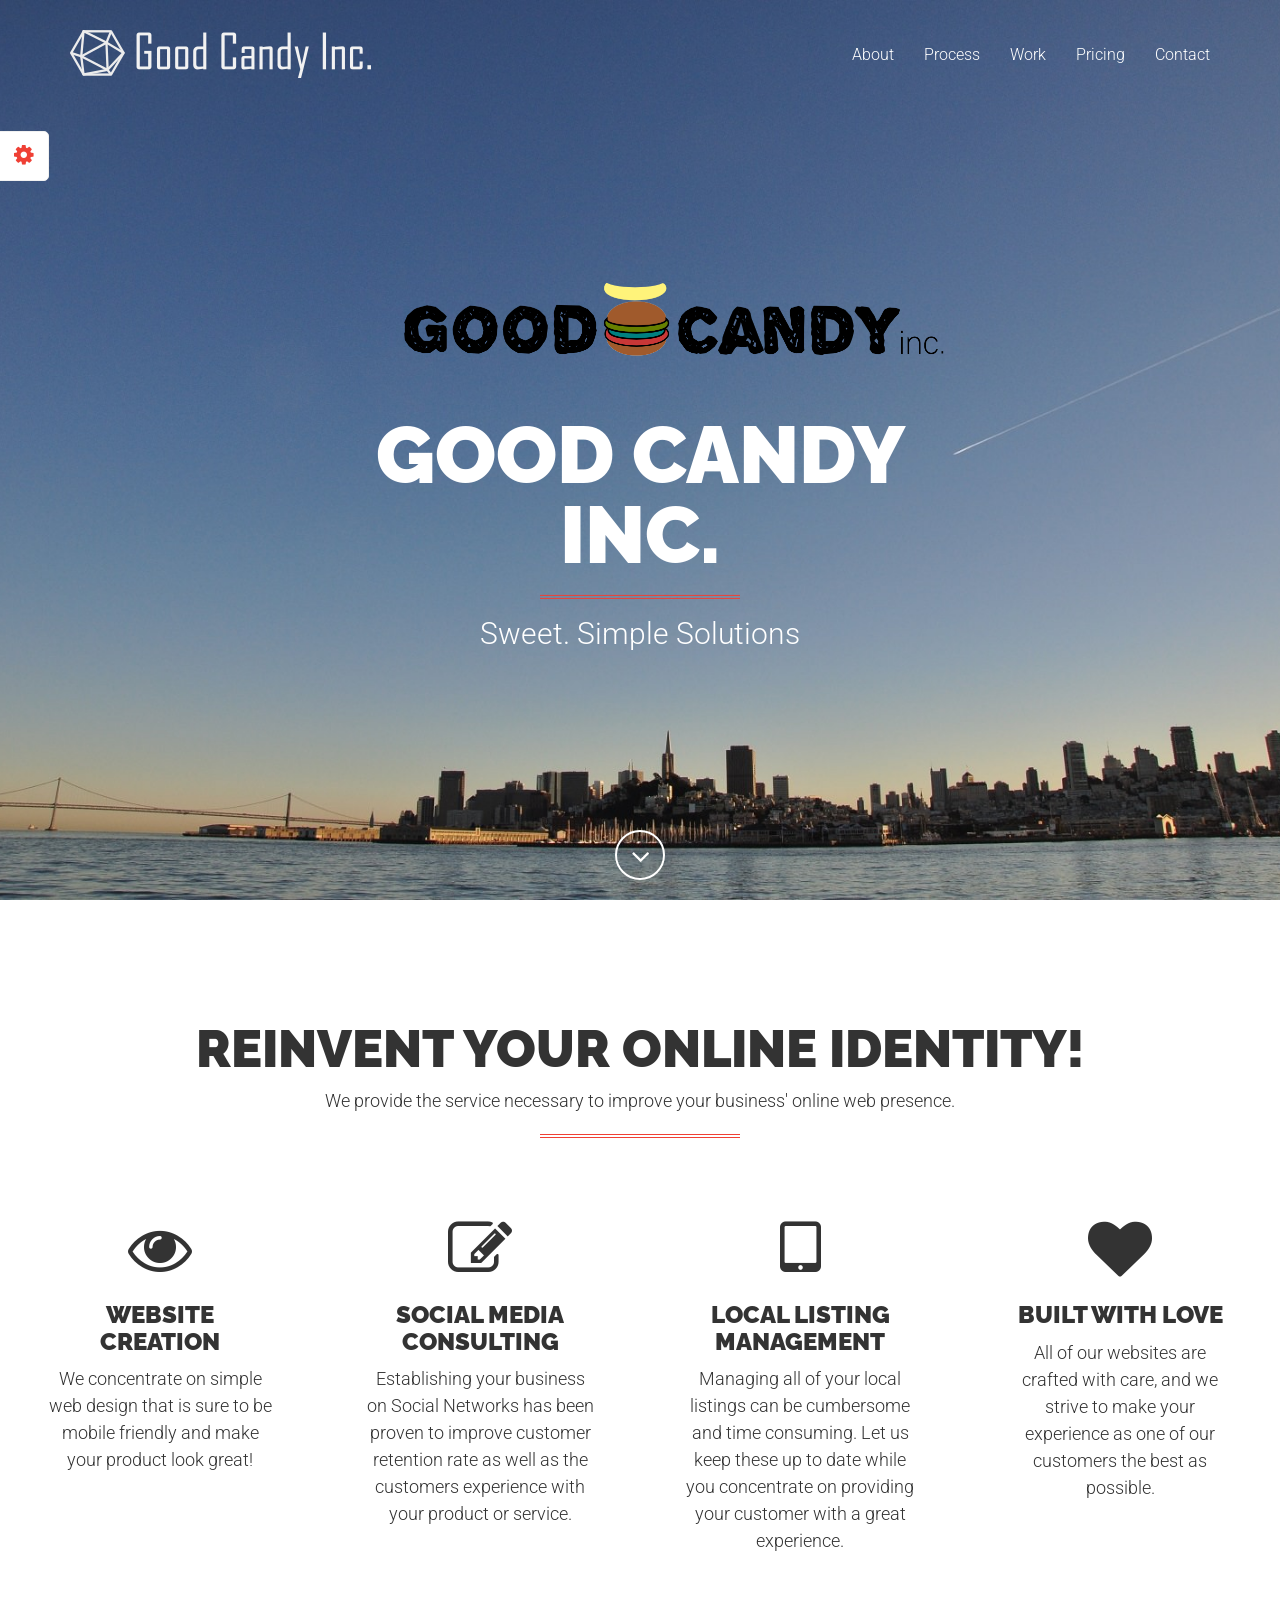
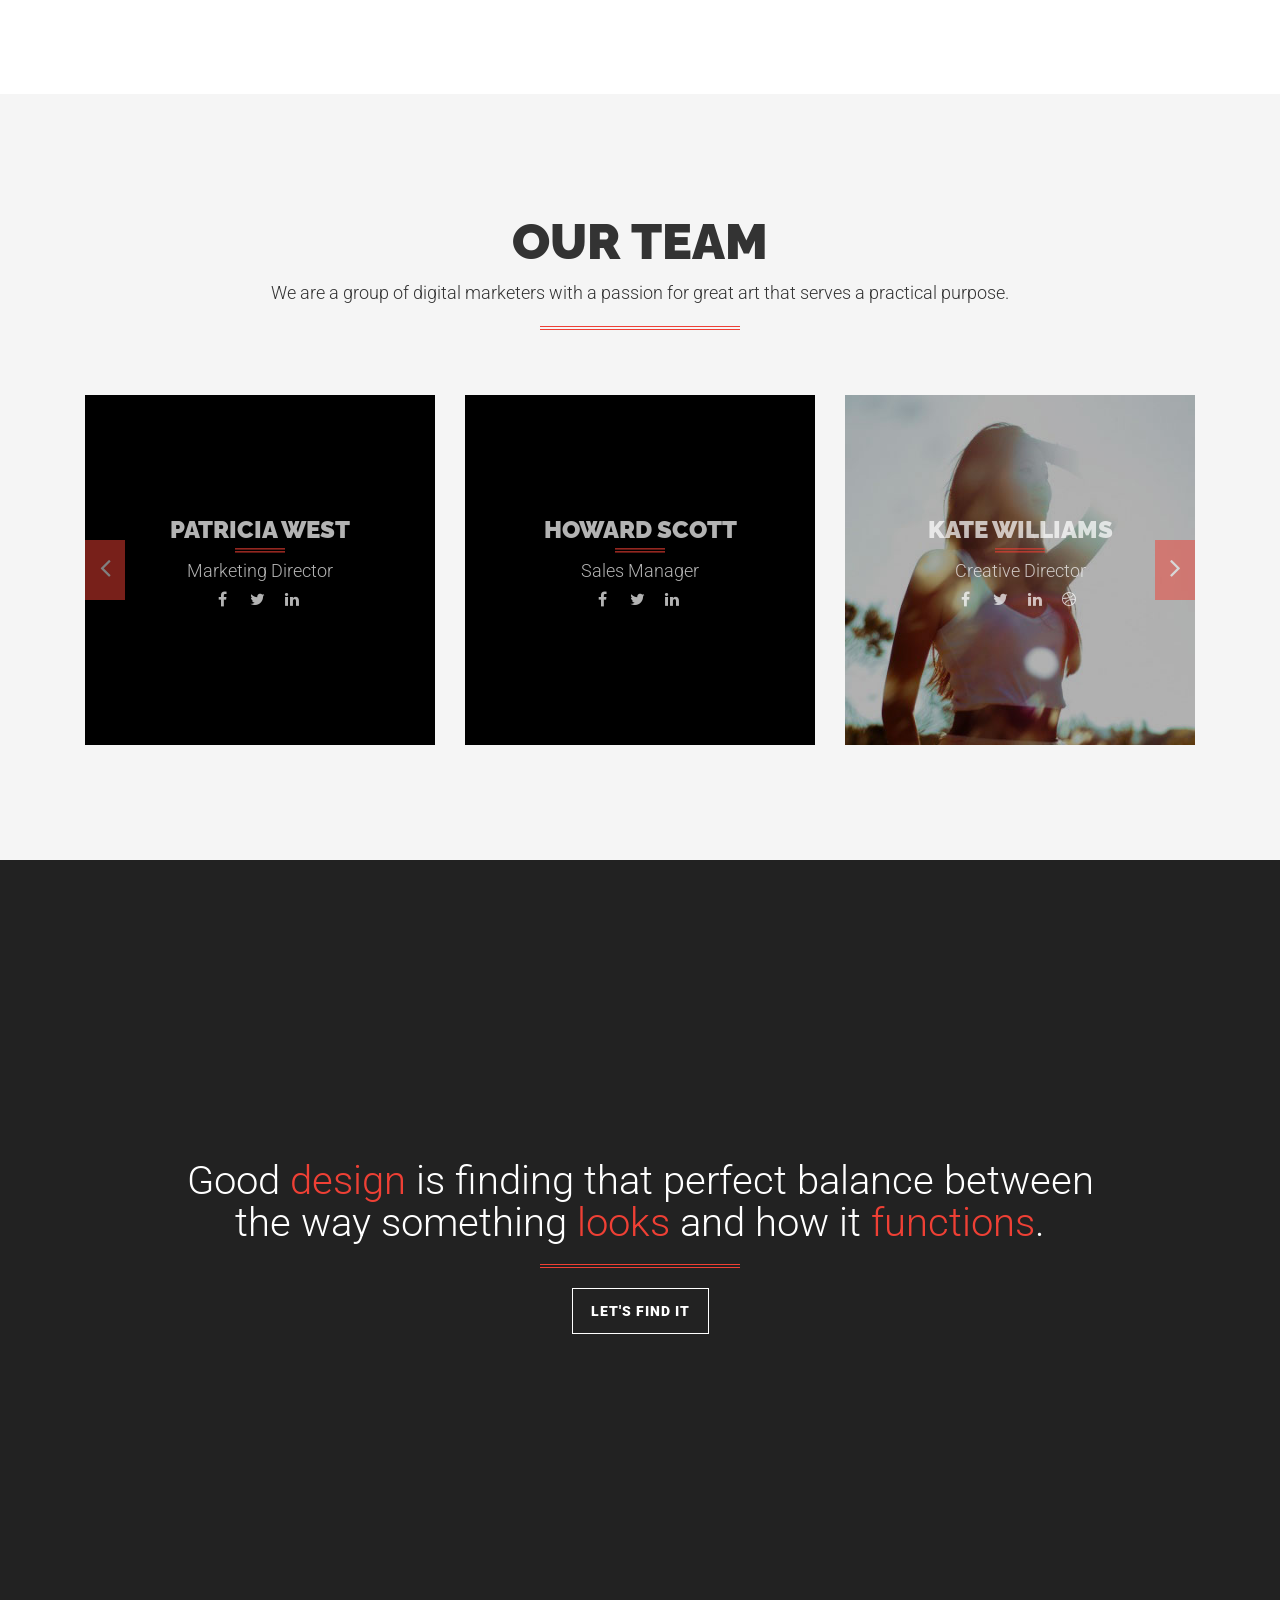
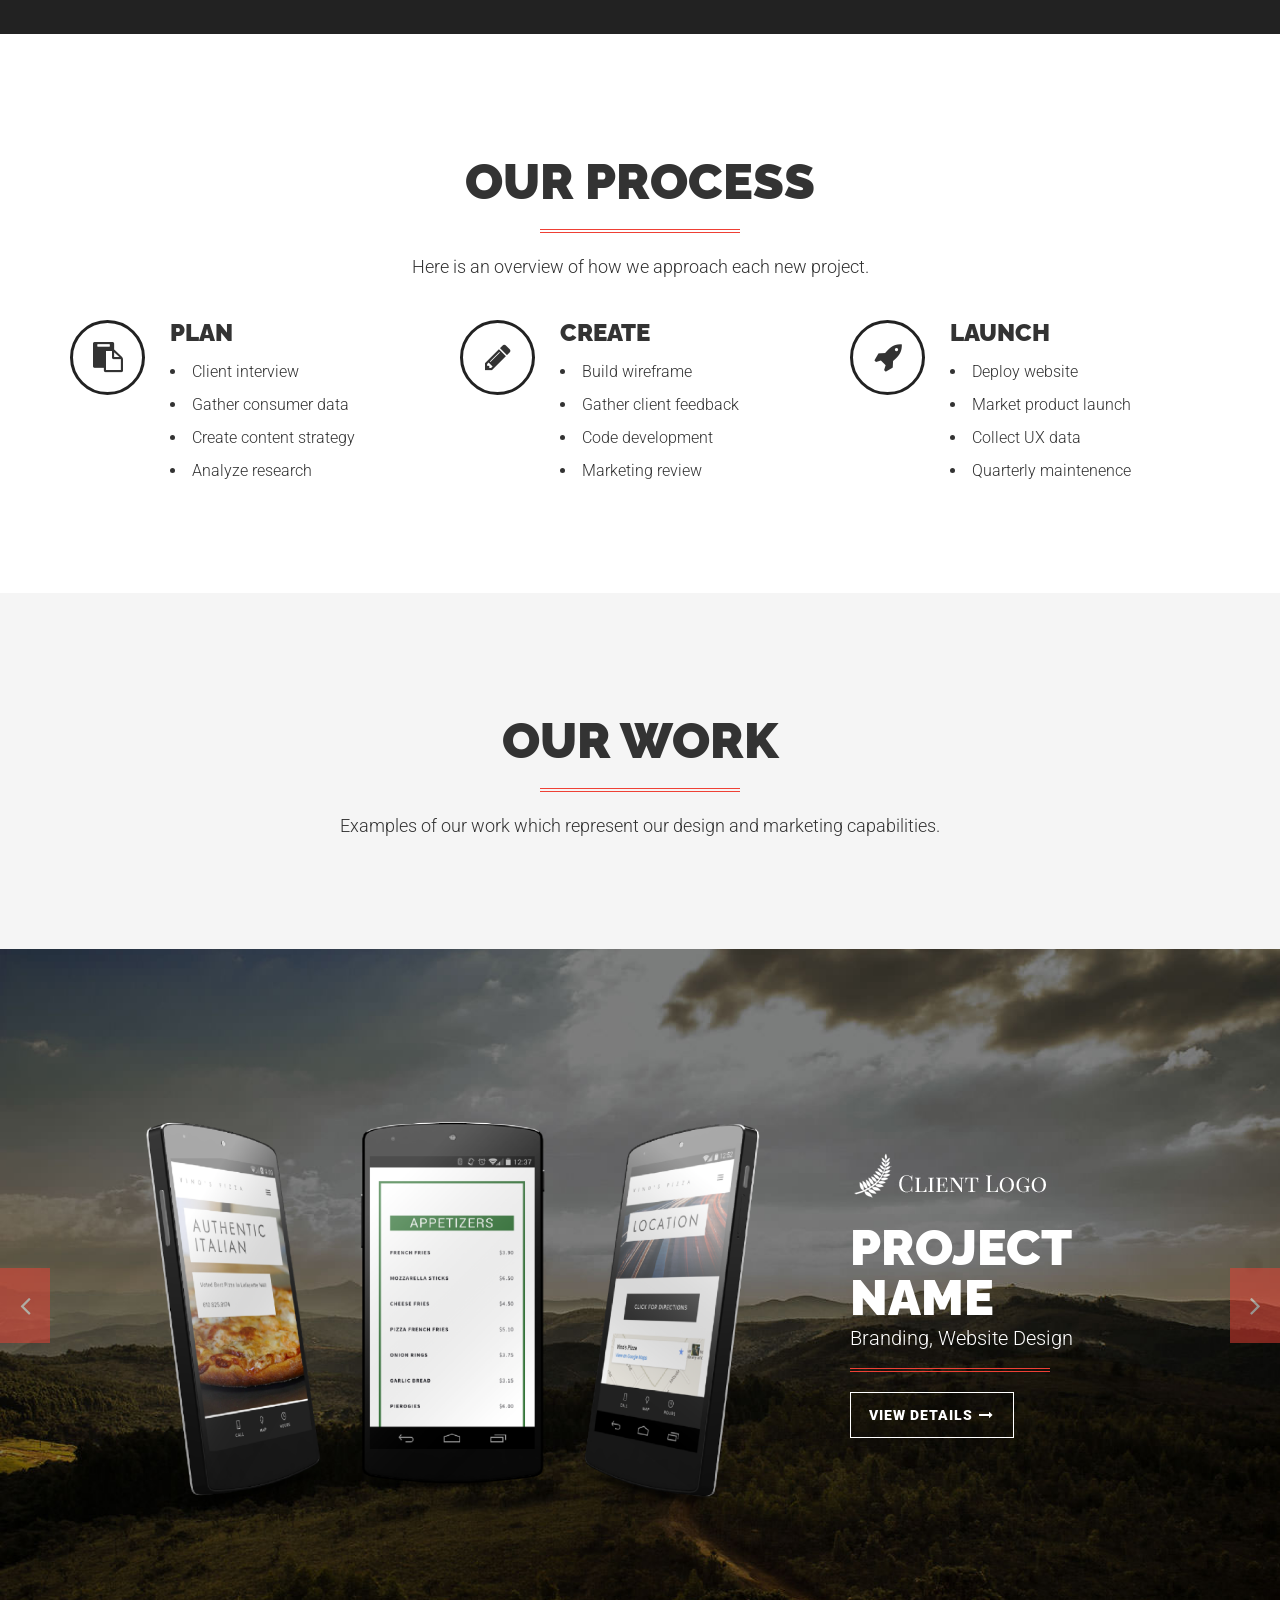
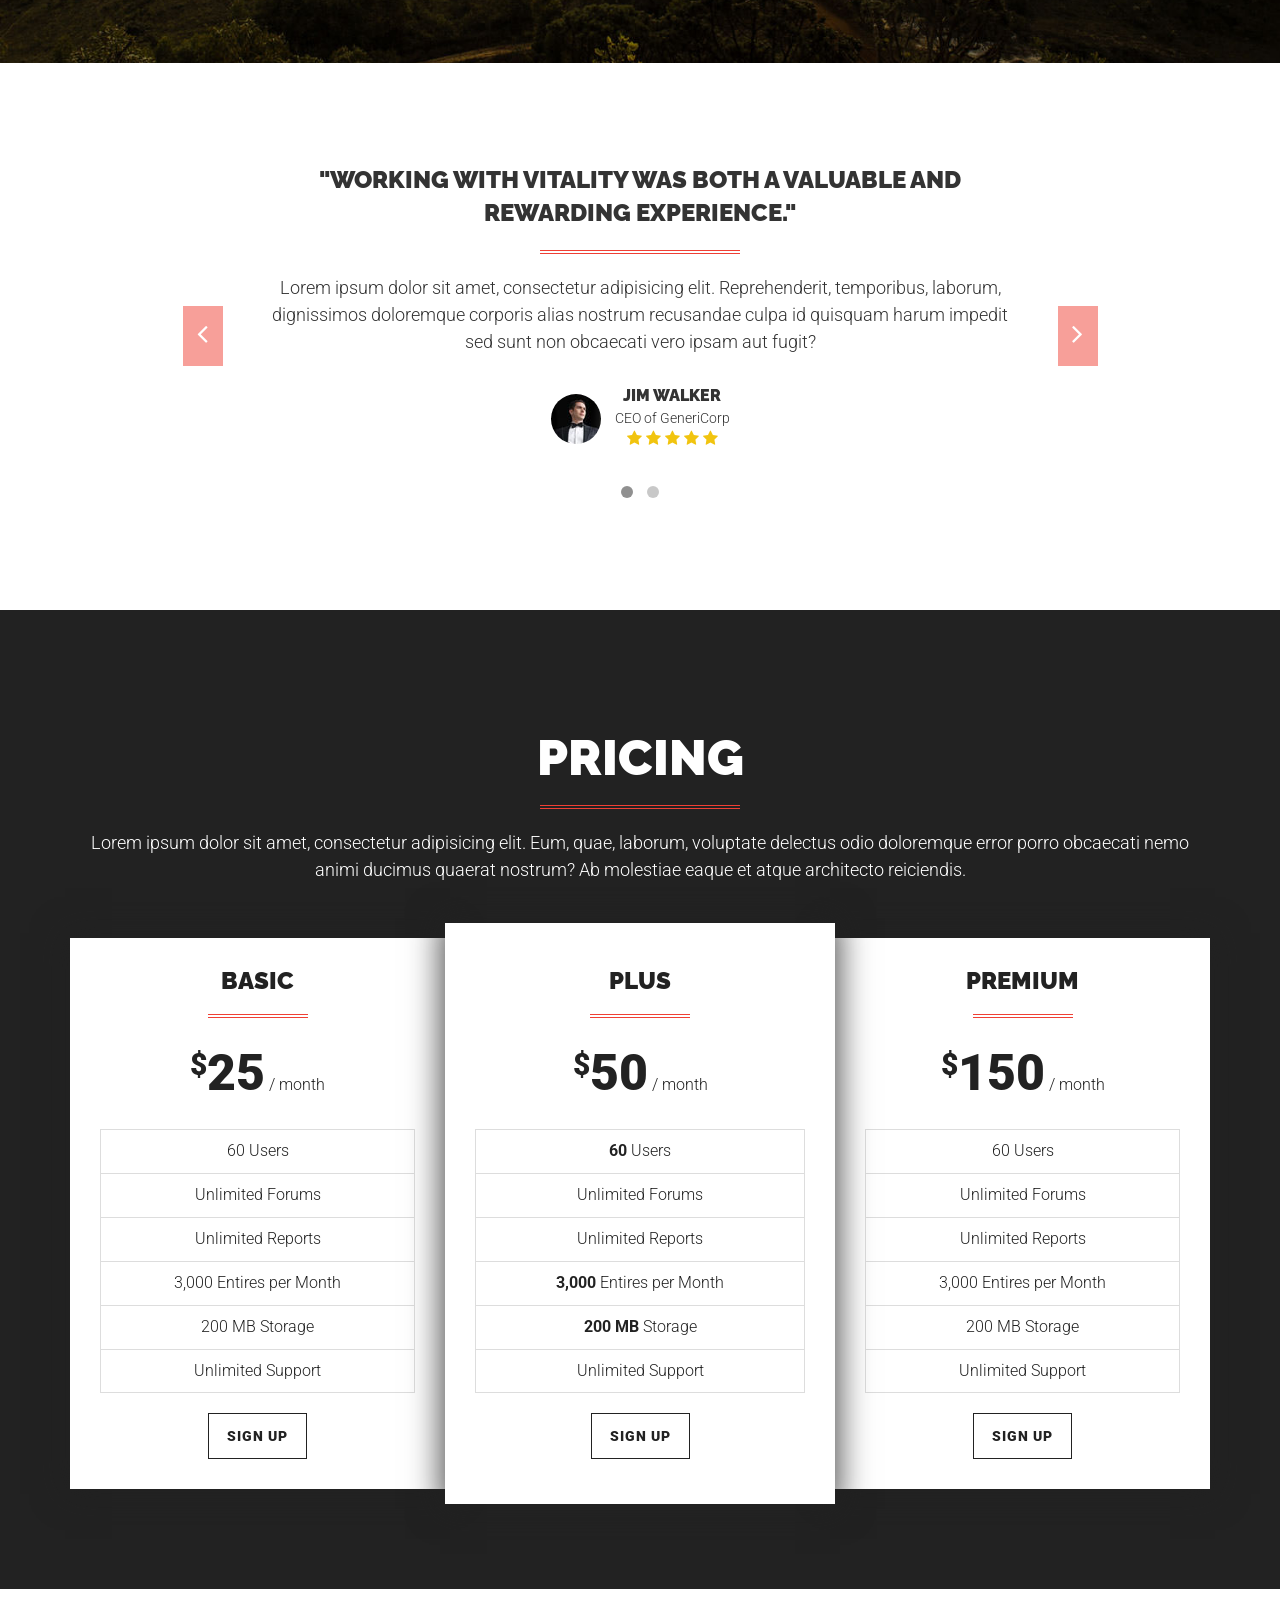
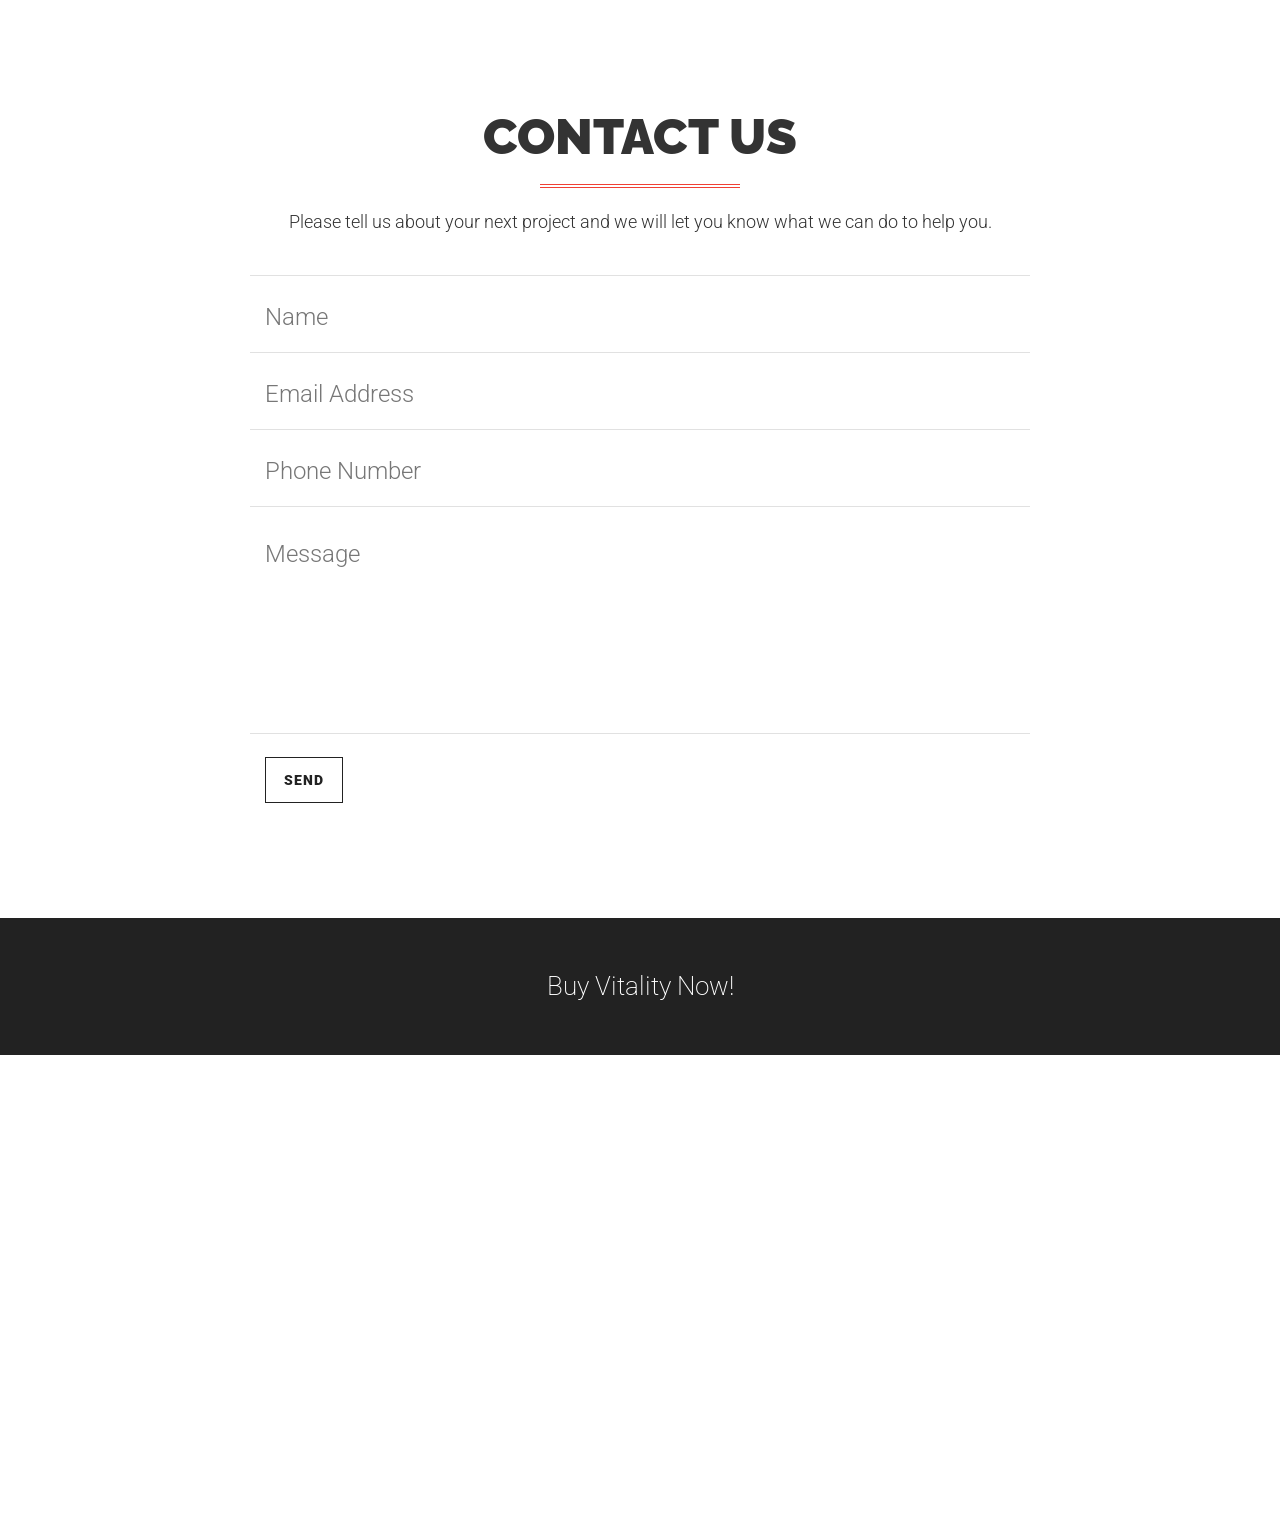
<file: agency.html>
<!DOCTYPE html>
<html lang="en">

<head>

    <meta charset="utf-8">
    <meta name="viewport" content="width=device-width, initial-scale=1.0, user-scalable=no">
    <meta name="description" content="">
    <meta name="author" content="">

    <title>Vitality</title>

    <!-- Bootstrap Core CSS -->
    <link href="assets/css/bootstrap/bootstrap.min.css" rel="stylesheet" type="text/css">

    <!-- Retina.js - Load first for faster HQ mobile images. -->
    <script src="assets/js/plugins/retina/retina.min.js"></script>

    <!-- Font Awesome -->
    <link href="assets/font-awesome/css/font-awesome.min.css" rel="stylesheet" type="text/css">

    <!-- Default Fonts -->
    <link href='http://fonts.googleapis.com/css?family=Roboto:400,100,100italic,300,300italic,400italic,500,500italic,700,700italic,900,900italic' rel='stylesheet' type='text/css'>
    <link href='http://fonts.googleapis.com/css?family=Raleway:400,100,200,300,600,500,700,800,900' rel='stylesheet' type='text/css'>

    <!-- Modern Style Fonts (Include these is you are using body.modern!) -->
    <link href='http://fonts.googleapis.com/css?family=Montserrat:400,700' rel='stylesheet' type='text/css'>
    <link href='http://fonts.googleapis.com/css?family=Cardo:400,400italic,700' rel='stylesheet' type='text/css'>

    <!-- Vintage Style Fonts (Include these if you are using body.vintage!) -->
    <link href='http://fonts.googleapis.com/css?family=Sanchez:400italic,400' rel='stylesheet' type='text/css'>
    <link href='http://fonts.googleapis.com/css?family=Cardo:400,400italic,700' rel='stylesheet' type='text/css'>

    <!-- Plugin CSS -->
    <link href="assets/css/plugins/owl-carousel/owl.carousel.css" rel="stylesheet" type="text/css">
    <link href="assets/css/plugins/owl-carousel/owl.theme.css" rel="stylesheet" type="text/css">
    <link href="assets/css/plugins/owl-carousel/owl.transitions.css" rel="stylesheet" type="text/css">
    <link href="assets/css/plugins/magnific-popup.css" rel="stylesheet" type="text/css">
    <link href="assets/css/plugins/jquery.fs.wallpaper.css" rel="stylesheet" type="text/css">

    <!-- Vitality Theme CSS -->
    <!-- Uncomment the color scheme you want to use. -->
    <!-- <link href="assets/css/vitality-red.css" rel="stylesheet" type="text/css"> -->
    <!-- <link href="assets/css/vitality-aqua.css" rel="stylesheet" type="text/css"> -->
    <!-- <link href="assets/css/vitality-blue.css" rel="stylesheet" type="text/css"> -->
    <!-- <link href="assets/css/vitality-green.css" rel="stylesheet" type="text/css"> -->
    <!-- <link href="assets/css/vitality-orange.css" rel="stylesheet" type="text/css"> -->
    <!-- <link href="assets/css/vitality-pink.css" rel="stylesheet" type="text/css"> -->
    <!-- <link href="assets/css/vitality-purple.css" rel="stylesheet" type="text/css"> -->
    <!-- <link href="assets/css/vitality-tan.css" rel="stylesheet" type="text/css"> -->
    <!-- <link href="assets/css/vitality-turquoise.css" rel="stylesheet" type="text/css"> -->
    <!-- <link href="assets/css/vitality-yellow.css" rel="stylesheet" type="text/css"> -->

    <!-- Style Switcher CSS - Demo Purposes Only! -->
    <link id="changeable-colors" rel="stylesheet" href="assets/css/vitality-red.css">
    <link href="assets/demo/style-switcher.css" rel="stylesheet">

    <!-- IE8 support for HTML5 elements and media queries -->
    <!--[if lt IE 9]>
      <script src="https://oss.maxcdn.com/libs/html5shiv/3.7.0/html5shiv.js"></script>
      <script src="https://oss.maxcdn.com/libs/respond.js/1.3.0/respond.min.js"></script>
    <![endif]-->

</head>

<!-- Alternate Body Classes: .modern and .vintage -->

<body id="page-top">

    <!-- Navigation -->
    <!-- Note: navbar-default and navbar-inverse are both supported with this theme. -->
    <nav class="navbar navbar-inverse navbar-fixed-top navbar-expanded">
        <div class="container">
            <!-- Brand and toggle get grouped for better mobile display -->
            <div class="navbar-header">
                <button type="button" class="navbar-toggle" data-toggle="collapse" data-target="#bs-example-navbar-collapse-1">
                    <span class="sr-only">Toggle navigation</span>
                    <span class="icon-bar"></span>
                    <span class="icon-bar"></span>
                    <span class="icon-bar"></span>
                </button>
                <a class="navbar-brand" href="#page-top">
                    <img src="assets/img/logo.png" class="img-responsive" alt="">
                </a>
            </div>

            <!-- Collect the nav links, forms, and other content for toggling -->
            <div class="collapse navbar-collapse" id="bs-example-navbar-collapse-1">
                <ul class="nav navbar-nav navbar-right">
                    <li class="hidden">
                        <a href="#page-top"></a>
                    </li>
                    <li>
                        <a href="#about">About</a>
                    </li>
                    <li>
                        <a href="#process">Process</a>
                    </li>
                    <li>
                        <a href="#work">Work</a>
                    </li>
                    <li>
                        <a href="#pricing">Pricing</a>
                    </li>
                    <li>
                        <a href="#contact">Contact</a>
                    </li>
                </ul>
            </div>
            <!-- /.navbar-collapse -->
        </div>
        <!-- /.container -->
    </nav>

    <header style="background-image: url('assets/img/bg-header.jpg');">
        <div class="intro-content">
            <img src="assets/img/profile.png" class="img-responsive img-centered" alt="">
            <div class="brand-name">Good Candy Inc.</div>
            <hr class="colored">
            <div class="brand-name-subtext">Sweet. Simple Solutions</div>
        </div>
        <div class="scroll-down">
            <a class="btn" href="#about"><i class="fa fa-angle-down fa-fw"></i></a>
        </div>
    </header>

    <section id="about">
        <div class="container-fluid">
            <div class="row text-center">
                <div class="col-lg-12">
                    <h1>Reinvent your online identity!</h1>
                    <p>We provide the service necessary to improve your business' online web presence.</p>
                    <hr class="colored">
                </div>
            </div>
            <div class="row text-center content-row">
                <div class="col-md-3 col-sm-6">
                    <div class="about-content">
                        <i class="fa fa-eye fa-4x"></i>
                        <h3>Website Creation</h3>
                        <p>We concentrate on simple web design that is sure to be mobile friendly and make your product look great!</p>
                    </div>
                </div>
                <div class="col-md-3 col-sm-6">
                    <div class="about-content">
                        <i class="fa fa-edit fa-4x"></i>
                        <h3>Social Media Consulting</h3>
                        <p>Establishing your business on Social Networks has been proven to improve customer retention rate as well as the customers experience with your product or service. </p>
                    </div>
                </div>
                <div class="col-md-3 col-sm-6">
                    <div class="about-content">
                        <i class="fa fa-tablet fa-4x"></i>
                        <h3>Local Listing Management</h3>
                        <p>Managing all of your local listings can be cumbersome and time consuming.  Let us keep these up to date while you concentrate on providing your customer with a great experience. </p>
                    </div>
                </div>
                <div class="col-md-3 col-sm-6">
                    <div class="about-content">
                        <i class="fa fa-heart fa-4x"></i>
                        <h3>Built with Love</h3>
                        <p>All of our websites are crafted with care, and we strive to make your experience as one of our customers the best as possible.</p>
                    </div>
                </div>
            </div>
        </div>
    </section>

    <section class="bg-gray">
        <div class="container text-center">
            <div class="row">
                <div class="col-lg-12">
                    <h2>Our Team</h2>
                    <p>We are a group of digital marketers with a passion for great art that serves a practical purpose.</p>
                    <hr class="colored">
                </div>
            </div>
            <div class="row content-row">
                <div class="col-lg-12">
                    <div class="about-carousel">
                        <div class="item">
                            <img src="assets/img/people/1.jpg" class="img-responsive" alt="">
                            <div class="caption">
                                <h3>Patricia West</h3>
                                <hr class="colored">
                                <p>Marketing Director</p>
                                <ul class="list-inline social">
                                    <li>
                                        <a href="#"><i class="fa fa-facebook fa-fw"></i></a>
                                    </li>
                                    <li>
                                        <a href="#"><i class="fa fa-twitter fa-fw"></i></a>
                                    </li>
                                    <li>
                                        <a href="#"><i class="fa fa-linkedin fa-fw"></i></a>
                                    </li>
                                </ul>
                            </div>
                        </div>
                        <div class="item">
                            <img src="assets/img/people/2.jpg" class="img-responsive" alt="">
                            <div class="caption">
                                <h3>Howard Scott</h3>
                                <hr class="colored">
                                <p>Sales Manager</p>
                                <ul class="list-inline social">
                                    <li>
                                        <a href="#"><i class="fa fa-facebook fa-fw"></i></a>
                                    </li>
                                    <li>
                                        <a href="#"><i class="fa fa-twitter fa-fw"></i></a>
                                    </li>
                                    <li>
                                        <a href="#"><i class="fa fa-linkedin fa-fw"></i></a>
                                    </li>
                                </ul>
                            </div>
                        </div>
                        <div class="item">
                            <img src="assets/img/people/3.jpg" class="img-responsive" alt="">
                            <div class="caption">
                                <h3>Kate Williams</h3>
                                <hr class="colored">
                                <p>Creative Director</p>
                                <ul class="list-inline social">
                                    <li>
                                        <a href="#"><i class="fa fa-facebook fa-fw"></i></a>
                                    </li>
                                    <li>
                                        <a href="#"><i class="fa fa-twitter fa-fw"></i></a>
                                    </li>
                                    <li>
                                        <a href="#"><i class="fa fa-linkedin fa-fw"></i></a>
                                    </li>
                                    <li>
                                        <a href="#"><i class="fa fa-dribbble fa-fw"></i></a>
                                    </li>
                                </ul>
                            </div>
                        </div>
                        <div class="item">
                            <img src="assets/img/people/4.jpg" class="img-responsive" alt="">
                            <div class="caption">
                                <h3>Amy Vanderbute</h3>
                                <hr class="colored">
                                <p>Graphic Artist</p>
                                <ul class="list-inline social">
                                    <li>
                                        <a href="#"><i class="fa fa-facebook fa-fw"></i></a>
                                    </li>
                                    <li>
                                        <a href="#"><i class="fa fa-twitter fa-fw"></i></a>
                                    </li>
                                    <li>
                                        <a href="#"><i class="fa fa-linkedin fa-fw"></i></a>
                                    </li>
                                    <li>
                                        <a href="#"><i class="fa fa-dribbble fa-fw"></i></a>
                                    </li>
                                </ul>
                            </div>
                        </div>
                        <div class="item">
                            <img src="assets/img/people/5.jpg" class="img-responsive" alt="">
                            <div class="caption">
                                <h3>Jeremy Davidson</h3>
                                <hr class="colored">
                                <p>Web Developer</p>
                                <ul class="list-inline social">
                                    <li>
                                        <a href="#"><i class="fa fa-facebook fa-fw"></i></a>
                                    </li>
                                    <li>
                                        <a href="#"><i class="fa fa-twitter fa-fw"></i></a>
                                    </li>
                                    <li>
                                        <a href="#"><i class="fa fa-linkedin fa-fw"></i></a>
                                    </li>
                                    <li>
                                        <a href="#"><i class="fa fa-github fa-fw"></i></a>
                                    </li>
                                </ul>
                            </div>
                        </div>
                    </div>
                </div>
            </div>
        </div>
    </section>

    <aside class="cta-quote" style="background-image: url('assets/img/bg-aside.jpg');">
        <div class="container">
            <div class="row">
                <div class="col-md-10 col-md-offset-1">
                    <span class="quote">Good <span class="text-primary">design</span> is finding that perfect balance between the way something <span class="text-primary">looks</span> and how it <span class="text-primary">functions</span>.</span>
                    <hr class=" colored">
                    <a href="#contact" class="btn btn-outline-light">Let's Find It</a>
                </div>
            </div>
        </div>
    </aside>

    <section id="process" class="services">
        <div class="container">
            <div class="row text-center">
                <div class="col-lg-12">
                    <h2>Our Process</h2>
                    <hr class="colored">
                    <p>Here is an overview of how we approach each new project.</p>
                </div>
            </div>
            <div class="row content-row">
                <div class="col-md-4">
                    <div class="media">
                        <div class="pull-left">
                            <i class="fa fa-clipboard"></i>
                        </div>
                        <div class="media-body">
                            <h3 class="media-heading">Plan</h3>
                            <ul>
                                <li>Client interview</li>
                                <li>Gather consumer data</li>
                                <li>Create content strategy</li>
                                <li>Analyze research</li>
                            </ul>
                        </div>
                    </div>
                </div>
                <div class="col-md-4">
                    <div class="media">
                        <div class="pull-left">
                            <i class="fa fa-pencil"></i>
                        </div>
                        <div class="media-body">
                            <h3 class="media-heading">Create</h3>
                            <ul>
                                <li>Build wireframe</li>
                                <li>Gather client feedback</li>
                                <li>Code development</li>
                                <li>Marketing review</li>
                            </ul>
                        </div>
                    </div>
                </div>
                <div class="col-md-4">
                    <div class="media">
                        <div class="pull-left">
                            <i class="fa fa-rocket"></i>
                        </div>
                        <div class="media-body">
                            <h3 class="media-heading">Launch</h3>
                            <ul>
                                <li>Deploy website</li>
                                <li>Market product launch</li>
                                <li>Collect UX data</li>
                                <li>Quarterly maintenence</li>
                            </ul>
                        </div>
                    </div>
                </div>
            </div>
        </div>
    </section>

    <section id="work" class="bg-gray">
        <div class="container text-center">
            <h2>Our Work</h2>
            <hr class="colored">
            <p>Examples of our work which represent our design and marketing capabilities.</p>
        </div>
    </section>

    <section class="portfolio-carousel">
        <div class="item" style="background-image: url('assets/img/portfolio/bg-1.jpg')">
            <div class="container-fluid">
                <div class="row">
                    <div class="col-md-4 col-md-push-8">
                        <div class="project-details">
                            <img src="assets/img/client-logos/logo-1.png" class="img-responsive client-logo" alt="">
                            <span class="project-name">Project Name</span>
                            <span class="project-description">Branding, Website Design</span>
                            <hr class="colored">
                            <a href="#portfolioModal1" data-toggle="modal" class="btn btn-outline-light">View Details <i class="fa fa-long-arrow-right fa-fw"></i></a>
                        </div>
                    </div>
                    <div class="col-md-8 col-md-pull-4 hidden-xs">
                        <img src="assets/img/portfolio/mobile-screens.png" class="img-responsive portfolio-image" alt="">
                    </div>
                </div>
            </div>
        </div>
        <div class="item" style="background-image: url('assets/img/portfolio/bg-2.jpg')">
            <div class="container-fluid">
                <div class="row">
                    <div class="col-md-4 col-md-push-8">
                        <div class="project-details">
                            <img src="assets/img/client-logos/logo-2.png" class="img-responsive client-logo" alt="">
                            <span class="project-name">Project Name</span>
                            <span class="project-description">Branding, Website Design</span>
                            <hr class="colored">
                            <a href="#portfolioModal2" data-toggle="modal" class="btn btn-outline-light">View Details <i class="fa fa-long-arrow-right fa-fw"></i></a>
                        </div>
                    </div>
                    <div class="col-md-8 col-md-pull-4 hidden-xs">
                        <img src="assets/img/portfolio/tablet-screens.png" class="img-responsive portfolio-image" alt="">
                    </div>
                </div>
            </div>
        </div>
        <div class="item" style="background-image: url('assets/img/portfolio/bg-3.jpg')">
            <div class="container-fluid">
                <div class="row">
                    <div class="col-md-4 col-md-push-8">
                        <div class="project-details">
                            <img src="assets/img/client-logos/logo-1.png" class="img-responsive client-logo" alt="">
                            <span class="project-name">Project Name</span>
                            <span class="project-description">Branding, Website Design</span>
                            <hr class="colored">
                            <a href="#portfolioModal3" data-toggle="modal" class="btn btn-outline-light">View Details <i class="fa fa-long-arrow-right fa-fw"></i></a>
                        </div>
                    </div>
                    <div class="col-md-8 col-md-pull-4 hidden-xs">
                        <img src="assets/img/portfolio/mobile-screens.png" class="img-responsive portfolio-image" alt="">
                    </div>
                </div>
            </div>
        </div>
        <div class="item" style="background-image: url('assets/img/portfolio/bg-4.jpg')">
            <div class="container-fluid">
                <div class="row">
                    <div class="col-md-4 col-md-push-8">
                        <div class="project-details">
                            <img src="assets/img/client-logos/logo-2.png" class="img-responsive client-logo" alt="">
                            <span class="project-name">Project Name</span>
                            <span class="project-description">Branding, Website Design</span>
                            <hr class="colored">
                            <a href="#portfolioModal4" data-toggle="modal" class="btn btn-outline-light">View Details <i class="fa fa-long-arrow-right fa-fw"></i></a>
                        </div>
                    </div>
                    <div class="col-md-8 col-md-pull-4 hidden-xs">
                        <img src="assets/img/portfolio/tablet-screens.png" class="img-responsive portfolio-image" alt="">
                    </div>
                </div>
            </div>
        </div>
    </section>

    <section class="testimonials">
        <div class="container">
            <div class="row">
                <div class="col-lg-10 col-lg-offset-1">
                    <div class="testimonials-carousel">
                        <div class="item">
                            <div class="row">
                                <div class="col-lg-12">
                                    <p class="lead">"Working with Vitality was both a valuable and rewarding experience."</p>
                                    <hr class="colored">
                                    <p class="quote">Lorem ipsum dolor sit amet, consectetur adipisicing elit. Reprehenderit, temporibus, laborum, dignissimos doloremque corporis alias nostrum recusandae culpa id quisquam harum impedit sed sunt non obcaecati vero ipsam aut fugit?</p>
                                    <div class="testimonial-info">
                                        <div class="testimonial-img">
                                            <img src="assets/img/testimonials/1.jpg" class="img-circle img-responsive" alt="">
                                        </div>
                                        <div class="testimonial-author">
                                            <span class="name">Jim Walker</span>
                                            <p class="small">CEO of GeneriCorp</p>
                                            <div class="stars">
                                                <i class="fa fa-star"></i>
                                                <i class="fa fa-star"></i>
                                                <i class="fa fa-star"></i>
                                                <i class="fa fa-star"></i>
                                                <i class="fa fa-star"></i>
                                            </div>
                                        </div>
                                    </div>
                                </div>
                            </div>
                        </div>
                        <div class="item">
                            <div class="row">
                                <div class="col-lg-12">
                                    <p class="lead">"Working with Vitality was both a valuable and rewarding experience."</p>
                                    <hr class="colored">
                                    <p class="quote">Lorem ipsum dolor sit amet, consectetur adipisicing elit. Reprehenderit, temporibus, laborum, dignissimos doloremque corporis alias nostrum recusandae culpa id quisquam harum impedit sed sunt non obcaecati vero ipsam aut fugit?</p>
                                    <div class="testimonial-info">
                                        <div class="testimonial-img">
                                            <img src="assets/img/testimonials/1.jpg" class="img-circle img-responsive" alt="">
                                        </div>
                                        <div class="testimonial-author">
                                            <span class="name">Jim Walker</span>
                                            <p class="small">CEO of GeneriCorp</p>
                                            <div class="stars">
                                                <i class="fa fa-star"></i>
                                                <i class="fa fa-star"></i>
                                                <i class="fa fa-star"></i>
                                                <i class="fa fa-star"></i>
                                                <i class="fa fa-star"></i>
                                            </div>
                                        </div>
                                    </div>
                                </div>
                            </div>
                        </div>
                    </div>
                </div>
            </div>
        </div>
    </section>

    <section id="pricing" class="pricing" style="background-image: url('assets/img/bg-pricing.jpg')">
        <div class="container">
            <div class="row text-center">
                <div class="col-lg-12">
                    <h2>Pricing</h2>
                    <hr class="colored">
                    <p>Lorem ipsum dolor sit amet, consectetur adipisicing elit. Eum, quae, laborum, voluptate delectus odio doloremque error porro obcaecati nemo animi ducimus quaerat nostrum? Ab molestiae eaque et atque architecto reiciendis.</p>
                </div>
            </div>
            <div class="row content-row">
                <div class="col-md-4">
                    <div class="pricing-item featured-first">
                        <h3>Basic</h3>
                        <hr class="colored">
                        <div class="price"><span class="number"><sup>$</sup>25</span> / month</div>
                        <ul class="list-group">
                            <li class="list-group-item">60 Users</li>
                            <li class="list-group-item">Unlimited Forums</li>
                            <li class="list-group-item">Unlimited Reports</li>
                            <li class="list-group-item">3,000 Entires per Month</li>
                            <li class="list-group-item">200 MB Storage</li>
                            <li class="list-group-item">Unlimited Support</li>
                        </ul>
                        <a href="#" class="btn btn-outline-dark">Sign Up</a>
                    </div>
                </div>
                <div class="col-md-4">
                    <div class="pricing-item featured">
                        <h3>Plus</h3>
                        <hr class="colored">
                        <div class="price"><span class="number"><sup>$</sup>50</span> / month</div>
                        <ul class="list-group">
                            <li class="list-group-item"><strong>60</strong> Users</li>
                            <li class="list-group-item">Unlimited Forums</li>
                            <li class="list-group-item">Unlimited Reports</li>
                            <li class="list-group-item"><strong>3,000</strong> Entires per Month</li>
                            <li class="list-group-item"><strong>200 MB</strong> Storage</li>
                            <li class="list-group-item">Unlimited Support</li>
                        </ul>
                        <a href="#" class="btn btn-outline-dark">Sign Up</a>
                    </div>
                </div>
                <div class="col-md-4">
                    <div class="pricing-item featured-last">
                        <h3>Premium</h3>
                        <hr class="colored">
                        <div class="price"><span class="number"><sup>$</sup>150</span> / month</div>
                        <ul class="list-group">
                            <li class="list-group-item">60 Users</li>
                            <li class="list-group-item">Unlimited Forums</li>
                            <li class="list-group-item">Unlimited Reports</li>
                            <li class="list-group-item">3,000 Entires per Month</li>
                            <li class="list-group-item">200 MB Storage</li>
                            <li class="list-group-item">Unlimited Support</li>
                        </ul>
                        <a href="#" class="btn btn-outline-dark">Sign Up</a>
                    </div>
                </div>
            </div>
        </div>
    </section>

    <section id="contact">
        <div class="container">
            <div class="row">
                <div class="col-lg-12 text-center">
                    <h2>Contact Us</h2>
                    <hr class="colored">
                    <p>Please tell us about your next project and we will let you know what we can do to help you.</p>
                </div>
            </div>
            <div class="row content-row">
                <div class="col-lg-8 col-lg-offset-2">
                    <form name="sentMessage" id="contactForm" novalidate>
                        <div class="row control-group">
                            <div class="form-group col-xs-12 floating-label-form-group controls">
                                <label>Name</label>
                                <input type="text" class="form-control" placeholder="Name" id="name" required data-validation-required-message="Please enter your name.">
                                <p class="help-block text-danger"></p>
                            </div>
                        </div>
                        <div class="row control-group">
                            <div class="form-group col-xs-12 floating-label-form-group controls">
                                <label>Email Address</label>
                                <input type="email" class="form-control" placeholder="Email Address" id="email" required data-validation-required-message="Please enter your email address.">
                                <p class="help-block text-danger"></p>
                            </div>
                        </div>
                        <div class="row control-group">
                            <div class="form-group col-xs-12 floating-label-form-group controls">
                                <label>Phone Number</label>
                                <input type="tel" class="form-control" placeholder="Phone Number" id="phone" required data-validation-required-message="Please enter your phone number.">
                                <p class="help-block text-danger"></p>
                            </div>
                        </div>
                        <div class="row control-group">
                            <div class="form-group col-xs-12 floating-label-form-group controls">
                                <label>Message</label>
                                <textarea rows="5" class="form-control" placeholder="Message" id="message" required data-validation-required-message="Please enter a message."></textarea>
                                <p class="help-block text-danger"></p>
                            </div>
                        </div>
                        <br>
                        <div id="success"></div>
                        <div class="row">
                            <div class="form-group col-xs-12">
                                <button type="submit" class="btn btn-outline-dark">Send</button>
                            </div>
                        </div>
                    </form>
                </div>
            </div>
        </div>
    </section>

    <a href="#" class="btn btn-block btn-full-width">Buy Vitality Now!</a>

    <footer class="footer" style="background-image: url('assets/img/bg-footer.jpg')">
        <div class="container text-center">
            <div class="row">
                <div class="col-md-4 contact-details">
                    <h4><i class="fa fa-phone"></i> Call</h4>
                    <p>555-213-4567</p>
                </div>
                <div class="col-md-4 contact-details">
                    <h4><i class="fa fa-map-marker"></i> Visit</h4>
                    <p>3481 Melrose Place<br>Beverly Hills, CA 90210</p>
                </div>
                <div class="col-md-4 contact-details">
                    <h4><i class="fa fa-envelope"></i> Email</h4>
                    <p><a href="mailto:feedback@startbootstrap.com">feedback@startbootstrap.com</a>
                    </p>
                </div>
            </div>
            <div class="row social">
                <div class="col-lg-12">
                    <ul class="list-inline">
                        <li><a href="#"><i class="fa fa-facebook fa-fw fa-2x"></i></a>
                        </li>
                        <li><a href="#"><i class="fa fa-twitter fa-fw fa-2x"></i></a>
                        </li>
                        <li><a href="#"><i class="fa fa-linkedin fa-fw fa-2x"></i></a>
                        </li>
                    </ul>
                </div>
            </div>
            <div class="row copyright">
                <div class="col-lg-12">
                    <p class="small">&copy; 2014 Start Bootstrap Themes</p>
                </div>
            </div>
        </div>
    </footer>

    <!-- Portfolio Modals -->

    <!-- Example Modal 1 -->
    <div class="portfolio-modal modal fade" id="portfolioModal1" tabindex="-1" role="dialog" aria-hidden="true" style="background-image: url('assets/img/portfolio/bg-1.jpg')">
        <div class="modal-content">
            <div class="close-modal" data-dismiss="modal">
                <div class="lr">
                    <div class="rl">
                    </div>
                </div>
            </div>
            <div class="modal-body">
                <div class="container">
                    <div class="row">
                        <div class="col-lg-8 col-lg-offset-2">
                            <img src="assets/img/client-logos/logo-1.png" class="img-responsive img-centered" alt="">
                            <h2>Project Title</h2>
                            <hr class="colored">
                            <p>Lorem ipsum dolor sit amet, consectetur adipisicing elit. Quos modi in tenetur vero voluptatum sapiente dolores eligendi nemo iste ea. Omnis, odio enim sint quam dolorum dolorem. Nostrum, minus, ad.</p>
                        </div>
                        <div class="col-lg-12">
                            <img src="assets/img/portfolio/mobile-screens.png" class="img-responsive img-centered" alt="">
                        </div>
                        <div class="col-lg-8 col-lg-offset-2">
                            <ul class="list-inline item-details">
                                <li>Client: <strong><a href="http://startbootstrap.com">Start Bootstrap</a></strong>
                                </li>
                                <li>Date: <strong><a href="http://startbootstrap.com">April 2014</a></strong>
                                </li>
                                <li>Service: <strong><a href="http://startbootstrap.com">Web Development</a></strong>
                                </li>
                            </ul>
                            <button type="button" class="btn btn-default" data-dismiss="modal"><i class="fa fa-times"></i> Close</button>
                        </div>
                    </div>
                </div>
            </div>
        </div>
    </div>

    <!-- Example Modal 2 -->
    <div class="portfolio-modal modal fade" id="portfolioModal2" tabindex="-1" role="dialog" aria-hidden="true" style="background-image: url('assets/img/portfolio/bg-2.jpg')">
        <div class="modal-content">
            <div class="close-modal" data-dismiss="modal">
                <div class="lr">
                    <div class="rl">
                    </div>
                </div>
            </div>
            <div class="modal-body">
                <div class="container">
                    <div class="row">
                        <div class="col-lg-8 col-lg-offset-2">
                            <img src="assets/img/client-logos/logo-2.png" class="img-responsive img-centered" alt="">
                            <h2>Project Title</h2>
                            <hr class="colored">
                            <p>Lorem ipsum dolor sit amet, consectetur adipisicing elit. Quos modi in tenetur vero voluptatum sapiente dolores eligendi nemo iste ea. Omnis, odio enim sint quam dolorum dolorem. Nostrum, minus, ad.</p>
                        </div>
                        <div class="col-lg-12">
                            <img src="assets/img/portfolio/tablet-screens.png" class="img-responsive img-centered" alt="">
                        </div>
                        <div class="col-lg-8 col-lg-offset-2">
                            <ul class="list-inline item-details">
                                <li>Client: <strong><a href="http://startbootstrap.com">Start Bootstrap</a></strong>
                                </li>
                                <li>Date: <strong><a href="http://startbootstrap.com">April 2014</a></strong>
                                </li>
                                <li>Service: <strong><a href="http://startbootstrap.com">Web Development</a></strong>
                                </li>
                            </ul>
                            <button type="button" class="btn btn-default" data-dismiss="modal"><i class="fa fa-times"></i> Close</button>
                        </div>
                    </div>
                </div>
            </div>
        </div>
    </div>

    <!-- Example Modal 3 -->
    <div class="portfolio-modal modal fade" id="portfolioModal3" tabindex="-1" role="dialog" aria-hidden="true" style="background-image: url('assets/img/portfolio/bg-3.jpg')">
        <div class="modal-content">
            <div class="close-modal" data-dismiss="modal">
                <div class="lr">
                    <div class="rl">
                    </div>
                </div>
            </div>
            <div class="modal-body">
                <div class="container">
                    <div class="row">
                        <div class="col-lg-8 col-lg-offset-2">
                            <img src="assets/img/client-logos/logo-1.png" class="img-responsive img-centered" alt="">
                            <h2>Project Title</h2>
                            <hr class="colored">
                            <p>Lorem ipsum dolor sit amet, consectetur adipisicing elit. Quos modi in tenetur vero voluptatum sapiente dolores eligendi nemo iste ea. Omnis, odio enim sint quam dolorum dolorem. Nostrum, minus, ad.</p>
                        </div>
                        <div class="col-lg-12">
                            <img src="assets/img/portfolio/mobile-screens.png" class="img-responsive img-centered" alt="">
                        </div>
                        <div class="col-lg-8 col-lg-offset-2">
                            <ul class="list-inline item-details">
                                <li>Client: <strong><a href="http://startbootstrap.com">Start Bootstrap</a></strong>
                                </li>
                                <li>Date: <strong><a href="http://startbootstrap.com">April 2014</a></strong>
                                </li>
                                <li>Service: <strong><a href="http://startbootstrap.com">Web Development</a></strong>
                                </li>
                            </ul>
                            <button type="button" class="btn btn-default" data-dismiss="modal"><i class="fa fa-times"></i> Close</button>
                        </div>
                    </div>
                </div>
            </div>
        </div>
    </div>

    <!-- Example Modal 4 -->
    <div class="portfolio-modal modal fade" id="portfolioModal4" tabindex="-1" role="dialog" aria-hidden="true" style="background-image: url('assets/img/portfolio/bg-4.jpg')">
        <div class="modal-content">
            <div class="close-modal" data-dismiss="modal">
                <div class="lr">
                    <div class="rl">
                    </div>
                </div>
            </div>
            <div class="modal-body">
                <div class="container">
                    <div class="row">
                        <div class="col-lg-8 col-lg-offset-2">
                            <img src="assets/img/client-logos/logo-2.png" class="img-responsive img-centered" alt="">
                            <h2>Project Title</h2>
                            <hr class="colored">
                            <p>Lorem ipsum dolor sit amet, consectetur adipisicing elit. Quos modi in tenetur vero voluptatum sapiente dolores eligendi nemo iste ea. Omnis, odio enim sint quam dolorum dolorem. Nostrum, minus, ad.</p>
                        </div>
                        <div class="col-lg-12">
                            <img src="assets/img/portfolio/tablet-screens.png" class="img-responsive img-centered" alt="">
                        </div>
                        <div class="col-lg-8 col-lg-offset-2">
                            <ul class="list-inline item-details">
                                <li>Client: <strong><a href="http://startbootstrap.com">Start Bootstrap</a></strong>
                                </li>
                                <li>Date: <strong><a href="http://startbootstrap.com">April 2014</a></strong>
                                </li>
                                <li>Service: <strong><a href="http://startbootstrap.com">Web Development</a></strong>
                                </li>
                            </ul>
                            <button type="button" class="btn btn-default" data-dismiss="modal"><i class="fa fa-times"></i> Close</button>
                        </div>
                    </div>
                </div>
            </div>
        </div>
    </div>

    <!-- Style Switcher - FOR DEMO PURPOSES ONLY -->
    <div id="style-switcher" class="close-style-switcher">
        <!--Panel Button -->
        <a class="panel-button"><i class="fa fa-gear fa-spin"></i></a>
        <!-- Colors -->
        <div class="segment">
            <h4>Theme Colors</h4>
            <a title="vitality-red" class="switcher red-bg"></a>
            <a title="vitality-orange" class="switcher orange-bg"></a>
            <a title="vitality-yellow" class="switcher yellow-bg"></a>
            <a title="vitality-green" class="switcher green-bg"></a>
            <a title="vitality-turquoise" class="switcher turquoise-bg"></a>
            <a title="vitality-aqua" class="switcher aqua-bg"></a>
            <a title="vitality-blue" class="switcher blue-bg"></a>
            <a title="vitality-purple" class="switcher purple-bg"></a>
            <a title="vitality-pink" class="switcher pink-bg"></a>
            <a title="vitality-tan" class="switcher tan-bg"></a>
        </div>
        <div class="segment">
            <h4>Samples</h4>
            <ul class="list-unstyled">
                <li><a href="agency.html">Agency</a>
                </li>
                <li><a href="culinary.html">Culinary</a>
                </li>
                <li><a href="fashion.html">Fashion</a>
                </li>
                <li><a href="legal.html">Legal</a>
                </li>
                <li><a href="video.html">Video</a>
                </li>
            </ul>
        </div>
        <div class="segment">
            <a href="index.html"><small>Back to Preview Page</small></a>
        </div>
    </div>
    <!-- End Style Switcher -->

    <!-- Core Scripts -->
    <script src="assets/js/jquery-1.10.2.js"></script>
    <script src="assets/js/bootstrap/bootstrap.min.js"></script>

    <!-- Plugin Scripts -->
    <script src="assets/js/plugins/jquery.easing.min.js"></script>
    <script src="assets/js/plugins/classie.js"></script>
    <script src="assets/js/plugins/cbpAnimatedHeader.js"></script>
    <script src="assets/js/plugins/owl-carousel/owl.carousel.js"></script>
    <script src="assets/js/plugins/jquery.magnific-popup/jquery.magnific-popup.min.js"></script>
    <script src="assets/js/plugins/jquery.fs.wallpaper.js"></script>
    <script src="assets/js/contact_me.js"></script>
    <script src="assets/js/plugins/jqBootstrapValidation.js"></script>

    <!-- Vitality Theme Scripts -->
    <script src="assets/js/vitality.js"></script>

    <!-- Style Switcher Scripts - Demo Purposes Only! -->
    <script src="assets/demo/style.switcher.js"></script>

</body>

</html>
</file>
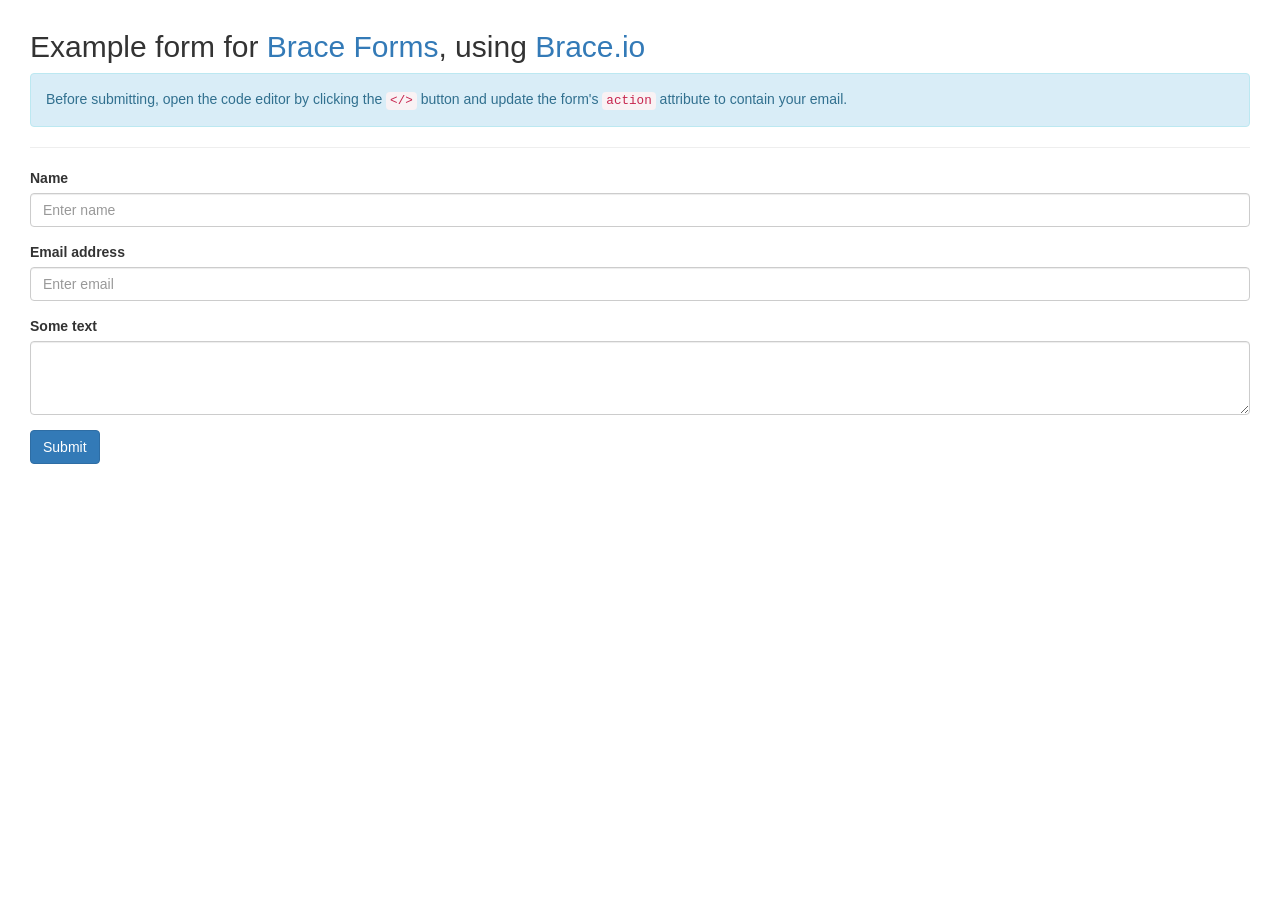
<file: Contact.html>
<!doctype html>
<html lang="en">
<head>
    <title>Default Website on Brace</title>
    <link rel="stylesheet" href="http://netdna.bootstrapcdn.com/bootstrap/3.0.0/css/bootstrap.min.css">
</head>

<body style="margin: 30px;">
  
    <h2>Example form for <a href="http://forms.brace.io" target="_blank">Brace Forms</a>, using <a href="http://brace.io" target="_blank">Brace.io</a></h2>
  <p class="alert alert-info">Before submitting, open the code editor by clicking the <code>&lt;/&gt;</code> button and update the form's <code>action</code> attribute to contain your email.</p>

    <hr />

    <!--
        Replace your@email.com with your email on the form below.
        Then when you submit the form, you'll get the data via email
        Read more at www.formspree.io
    -->

    <form method="POST" action="http://formspree.io/matt.stanczak@goodcandyinc.com">
    
        <div class="form-group">
            <label for="exampleInputName">Name</label>
            <input name="name" type="name" class="form-control" id="exampleInputName" placeholder="Enter name">
        </div>
    
        <div class="form-group">
            <label for="exampleInputEmail1">Email address</label>
            <input name="_replyto" type="email" class="form-control" id="exampleInputEmail1" placeholder="Enter email">
        </div>
    
        <div class="form-group">
            <label for="exampleTextArea">Some text</label>
            <textarea name="message" class="form-control" rows="3"></textarea>    
        </div>
      
       <button type="submit" class="btn btn-primary">Submit</button>

    </form>

</body>
</html>
</file>
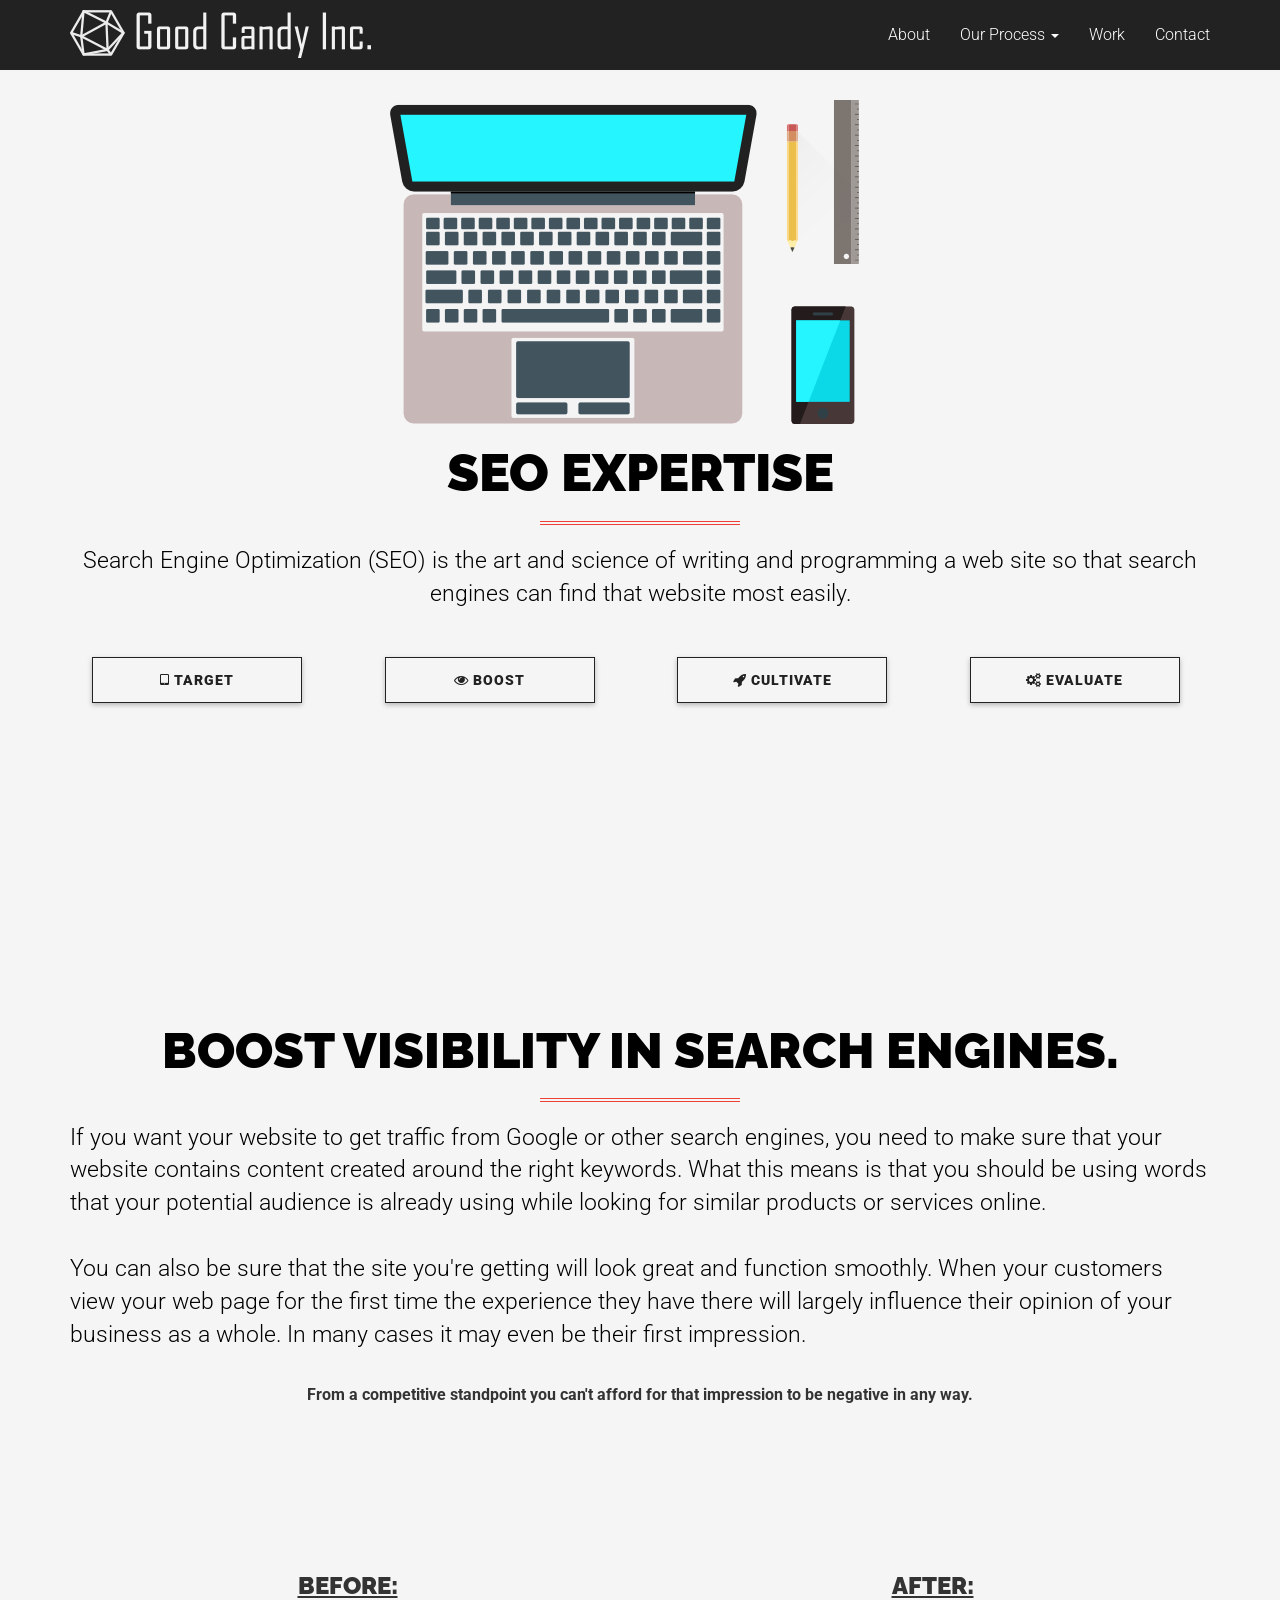
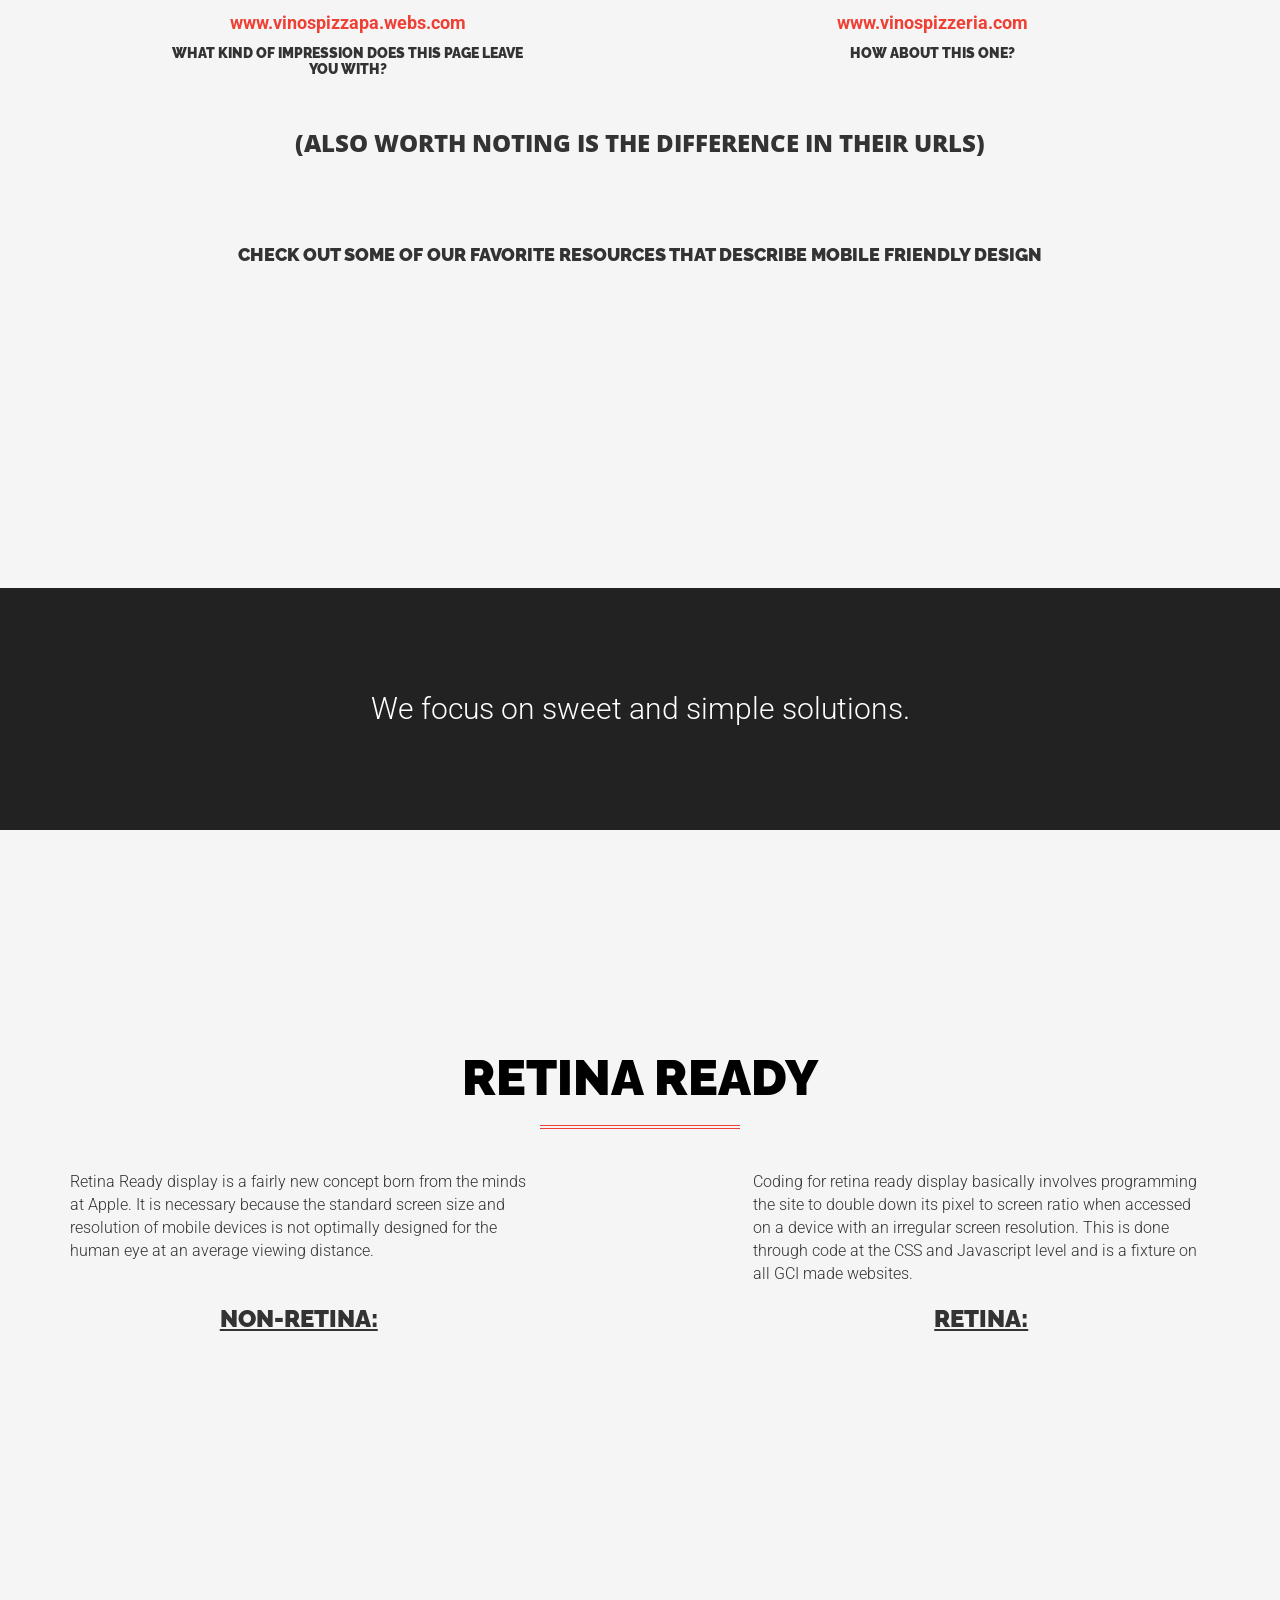
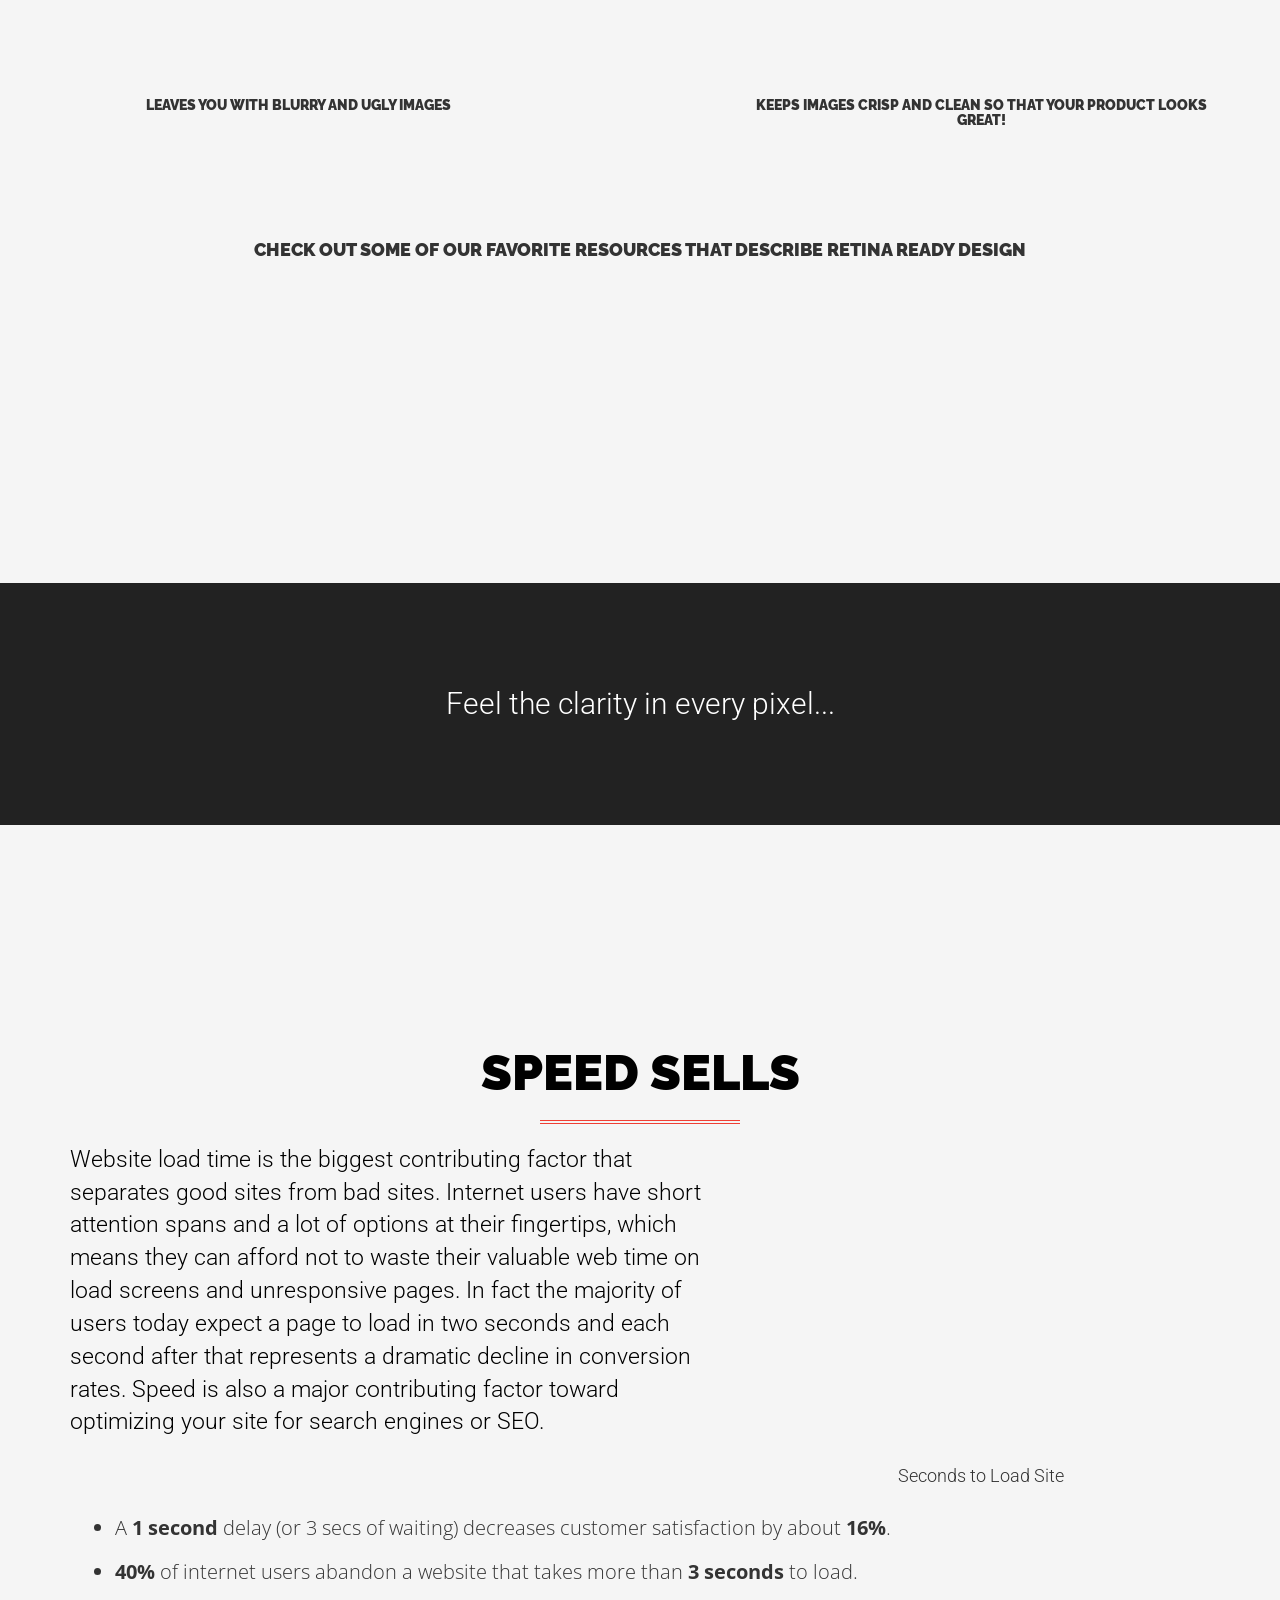
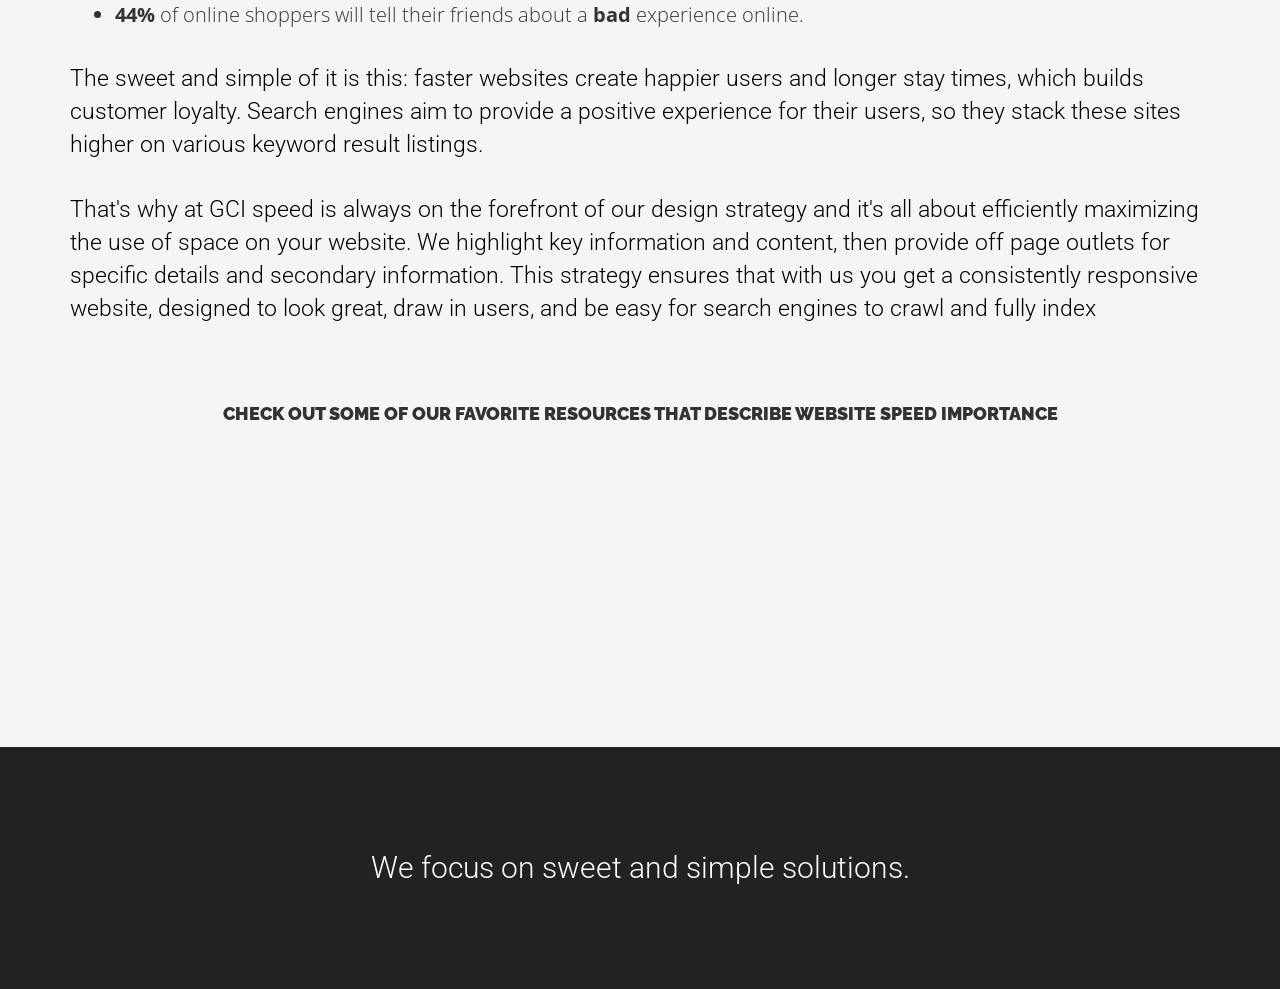
<file: seo.html>
<!DOCTYPE html>

<html lang="en">
<head>
    <meta charset="utf-8">
    <meta content="width=device-width, initial-scale=1.0, user-scalable=no"
    name="viewport">
    <meta content=
    "Website, Design, Good Design Principles, mobile, speed, modern, custom, value, fun, SEO, seo, retina, retina ready"
    name="keywords">
    <meta content=
    "Quality website design is one of the most important aspects of the modern web and customer retention. Check out our thoughts on what it takes to create truly great website!"
    name="description">
    <meta content="Good Candy Inc." name="author">

    <title>SEO - Good Candy Inc.</title><!-- Bootstrap Core CSS -->
    <link href="assets/css/bootstrap/bootstrap.min.css" rel="stylesheet" type=
    "text/css"><!-- Retina.js - Load first for faster HQ mobile images. -->

    <script src="assets/js/plugins/retina/retina.min.js"></script><!-- Font Awesome -->
    <link href="assets/font-awesome/css/font-awesome.min.css" rel="stylesheet"
    type="text/css"><!-- Default Fonts -->
    <link href=
    'http://fonts.googleapis.com/css?family=Roboto:400,100,100italic,300,300italic,400italic,500,500italic,700,700italic,900,900italic'
    rel='stylesheet' type='text/css'>
    <link href=
    'http://fonts.googleapis.com/css?family=Raleway:400,100,200,300,600,500,700,800,900'
    rel='stylesheet' type='text/css'>
    <link href=
    'http://fonts.googleapis.com/css?family=Open+Sans:700italic,400,700,300,800'
    rel='stylesheet' type='text/css'><!-- Plugin CSS -->
    <link href="assets/css/plugins/owl-carousel/owl.carousel.css" rel=
    "stylesheet" type="text/css">
    <link href="assets/css/plugins/owl-carousel/owl.theme.css" rel="stylesheet"
    type="text/css">
    <link href="assets/css/plugins/owl-carousel/owl.transitions.css" rel=
    "stylesheet" type="text/css">
    <link href="assets/css/plugins/jquery.fs.wallpaper.css" rel="stylesheet"
    type="text/css">
    <script src="assets/js/Chart.js"></script><!-- Vitality Theme CSS -->
    <!-- Uncomment the color scheme you want to use. -->
    <!-- <link href="assets/css/vitality-red.css" rel="stylesheet" type="text/css"> -->
    <!-- <link href="assets/css/vitality-aqua.css" rel="stylesheet" type="text/css"> -->
    <!-- <link href="assets/css/vitality-blue.css" rel="stylesheet" type="text/css"> -->
    <!-- <link href="assets/css/vitality-green.css" rel="stylesheet" type="text/css"> -->
    <!-- <link href="assets/css/vitality-orange.css" rel="stylesheet" type="text/css"> -->
    <!-- <link href="assets/css/vitality-pink.css" rel="stylesheet" type="text/css"> -->
    <!-- <link href="assets/css/vitality-purple.css" rel="stylesheet" type="text/css"> -->
    <!-- <link href="assets/css/vitality-tan.css" rel="stylesheet" type="text/css"> -->
    <!-- <link href="assets/css/vitality-turquoise.css" rel="stylesheet" type="text/css"> -->
    <!-- <link href="assets/css/vitality-yellow.css" rel="stylesheet" type="text/css"> -->
    <!-- Style Switcher CSS - Demo Purposes Only! -->
    <link href="assets/css/vitality-red.css" id="changeable-colors" rel=
    "stylesheet">
    <link href="assets/demo/style-switcher.css" rel="stylesheet">
    <!-- IE8 support for HTML5 elements and media queries -->
    <!--[if lt IE 9]>
      <script src="https://oss.maxcdn.com/libs/html5shiv/3.7.0/html5shiv.js"></script>
      <script src="https://oss.maxcdn.com/libs/respond.js/1.3.0/respond.min.js"></script>
    <![endif]-->

    <style>
.owl-wrapper{margin-left:auto; margin-right:auto;}

    aside.cta-quote {
        padding:100px 10px 100px 10px;
        }
    .crazybutton{
        margin-left:-8px; width:80%;
        transition: box-shadow 0.2s cubic-bezier(0.4, 0, 0.2, 1);
        transition-delay: 0.2s;
        box-shadow: 0 2px 5px 0 rgba(0, 0, 0, 0.26);
        }       

    .aboutustext {
        font-size:23px;
        }
        
    aside.cta-quote span.quote {
        font-size:30px;
        }
    .test {
        font-size:40px;
        }   
        
    .horse{margin-left:auto; margin-right:auto; width:90%;}
    .seo{margin-top:-4px;}
    .navbar{background-color:#222;}     
    .navbar-fixed-top.navbar-expanded{padding-top:10px; padding-bottom:10px;}
    .dropdown-menu li > a:hover, .dropdown-menu li > a:focus, .dropdown-submenu:hover > a {background-color:#ef4035; color:red;}
    .resources{padding-bottom:5px;}
    .buttonformat{white-space: normal;width: 100%;}


    .Bullets{text-align:left; margin-left:5px; font-family: 'Open Sans', sans-serif; font-size:20px;}
    .mobilestats > li {padding-top:15px;}
    #Bulletsimg > img {display:block; margin:auto; height:250px; max-height:100%; }
    .moderndesignimg > img {display:block; margin:auto; height:100px; max-height:100%; }
    .moderndesignimg1 {display:block; margin:auto; height:500px; max-height:100%; }
    #websitechanged {font-family: 'Open Sans', sans-serif;}
	.titleicon {height:100px;}

    </style>
</head>

<body id="page-top">
    <!-- Navigation -->
    <!-- Note: navbar-default and navbar-inverse are both supported with this theme. -->

    <nav class="navbar navbar-inverse navbar-fixed-top navbar-expanded" style=
    "background-color:#222;">
        <div class="container">
            <!-- Brand and toggle get grouped for better mobile display -->

            <div class="navbar-header">
                <button class="navbar-toggle" data-target=
                "#bs-example-navbar-collapse-1" data-toggle="collapse" type=
                "button"><span class="sr-only">Toggle navigation</span>
                <span class="icon-bar"></span> <span class="icon-bar"></span>
                <span class="icon-bar"></span></button> <a class="navbar-brand"
                href="index.html#process"><img alt="Good Candy Inc." class=
                "img-responsive" src="assets/img/logo.png"></a>
            </div>
            <!-- Collect the nav links, forms, and other content for toggling -->

            <div class="collapse navbar-collapse" id=
            "bs-example-navbar-collapse-1">
                <ul class="nav navbar-nav navbar-right">
                    <li class="hidden">
                        <a href="#page-top"></a>
                    </li>

                    <li>
                        <a href="#about">About</a>
                    </li>

                    <li class="dropdown">
                        <a class="dropdown-toggle" data-toggle="dropdown" href=
                        "index.html/#process"><span>Our Process</span>
                        <span class="caret"></span></a>

                        <ul class="dropdown-menu" style=
                        "background-color:#222; color:white;">
                            <li class="active" style="padding:10px;">
                                <a href="#"><span>Website Design</span></a>
                            </li>

                            <li style="padding:10px;">
                                <a href="socialmedia.html"><span>Social Media
                                Management</span></a>
                            </li>

                            <li style="padding:10px;">
                                <a href="seo.html"><span>SEO
                                Optimization</span></a>
                            </li>
                        </ul>
                    </li>

                    <li>
                        <a href="index.html#work"><span>Work</span></a>
                    </li><!--                    <li>
                        <a href="#pricing">Pricing</a>
                    </li> -->

                    <li>
                        <a href="index.html#contact"><span>Contact</span></a>
                    </li>
                </ul>
            </div><!-- /.navbar-collapse -->
        </div><!-- /.container -->
    </nav>

    <section class="bg-gray">
        <div class="container text-center">
            <div class="row">
                <div class="col-lg-12">
                    <img alt="" src="./assets/img/WebDesign.png" style=
                    "max-width:100%;">

                    <h1 style="color:black;">SEO Expertise</h1>

                    <p></p>
                    <hr class="colored">
                </div>

                <div class="container">
                    <div class="row">
                        <div class="col-md-12 col-md-offset-0">
                            <span class="aboutustext" style="color:black;">Search Engine Optimization (SEO) is the art and science of writing and programming a web site so that search engines can find that website most easily.</span>
                        </div>
                    </div><br>
                    <br>

                    <div class="row show-grid">
                        <div class="col-md-3" data-sr=
                        'ease-in 50px wait 0.2s reset'>
                            <a class="btn btn-outline-dark crazybutton" href=
                            "#target"><i class="fa fa-tablet"></i>
                            Target</a>
                        </div>

                        <div class="col-md-3" data-sr=
                        'ease-in 50px wait 0.4s reset'>
                            <a class="btn btn-outline-dark crazybutton" href=
                            "#RetinaReady"><i class="fa fa-eye"></i> 
							Boost</a>
                        </div>

                        <div class="col-md-3" data-sr=
                        'ease-in 50px wait 0.6s reset'>
                            <a class="btn btn-outline-dark crazybutton" href=
                            "#Speedy"><i class="fa fa-rocket"></i> 
							Cultivate</a>
                        </div>

                        <div class="col-md-3" data-sr=
                        'ease-in 50px wait 0.8s reset'>
                            <a class="btn btn-outline-dark crazybutton" href=
                            "#Modern"><i class="fa fa-cogs"></i> 
							Evaluate</a>
                        </div>
                    </div>
                </div>
            </div>
        </div>
    </section>

    <section class="bg-gray" id="MobileFriendly">
        <div class="container text-center">
            <div class="row">
                <meta content="en-US">

                <div class="col-lg-12">
                    <img data-sr='wait .5s enter left move 500px reset over 1.0s' src="assets/img/WebDesign/browser.svg" alt="Mobile Phone Icon" class="titleicon">

                    <h2 style="color:black;">Boost Visibility in Search Engines.</h2>

                    <p></p>
                    <hr class="colored">
                </div>

                <div class="container">
                    <div class="row">
                        <div class="col-md-12 col-md-offset-0" style=
                        "text-align:left;">
                            <span class="aboutustext" style="color:black;">If you want your website to get traffic from Google or other search engines, you need to make sure that your website contains content created around the right keywords. What this means is that you should be using words that your potential audience is already using while looking for similar products or services online.
							<br>
                            <br>
                            You can also be sure that the site you're getting
                            will look great and function smoothly. When your
                            customers view your web page for the first time the
                            experience they have there will largely influence
                            their opinion of your business as a whole. In many
                            cases it may even be their first impression.<br>
                            <br></span>

                            <div style="font-weight: bold; text-align: center">
                                From a competitive standpoint you can't afford
                                for that impression to be negative in any way.
                            </div><br>
                            <br>
                        </div>
                    </div>

                    <div class="row">
                        <div class="col-md-4 col-md-offset-1 moderndesignimg">
                            <img alt="" data-sr='enter left move 200px reset'
                            src="assets/img/WebDesign/frown1.svg" style="">

                            <h3 style="text-decoration: underline">Before:</h3>

                            <p><a href="http://www.vinospizzapa.webs.com"
                            style="font-weight: bold">www.vinospizzapa.webs.com</a></p>

                            <h5>What kind of impression does this page leave
                            you with?</h5><br>
                        </div>

                        <div class="col-md-1 col-md-offset-0" id=
                        "moderndesignimg1">
                            <!-- <img data-sr='enter below move 200px reset' src="assets\img\WebDesign\sign.png" alt="" style="width:100%; max-height:300px; max-width:280px">                      
                            <br> -->
                            <br>
                            <br>
                        </div>

                        <div class="col-md-4 col-md-offset-1 moderndesignimg">
                            <img alt="" data-sr='enter right move 200px reset'
                            src="assets/img/WebDesign/smile1.svg" style="">

                            <h3 style="text-decoration: underline">After:</h3>

                            <p><a href="http://www.vinospizzeria.com" style=
                            "font-weight: bold">www.vinospizzeria.com</a></p>

                            <h5>How about this one?</h5><br>
                        </div>
                    </div>

                    <div class="row">
                        <div class="col-md-12 col-md-offset-0">
                            <h3 id="websitechanged">(Also worth noting is the
                            difference in their URLs)</h3><br>
                            <br>
                        </div>
                    </div>

                    <div>
                        <br>

                        <h4>Check out some of our favorite resources that
                        describe Mobile Friendly Design</h4>

                        <div class="resources" data-sr=
                        'wait .5s enter left move 500px reset over 0.6s'>
                            <a class=
                            "btn btn-outline-dark crazybutton buttonformat"
                            href="http://www.themobileplaybook.com/en-us/"
                            target="_blank"><i class="fa fa-external-link"></i>
                            The Mobile Playbook<br>
                            -Google Inc.</a>
                        </div>

                        <div class="resources" data-sr=
                        'wait 1s enter left move 500px reset over 0.6s'>
                            <a class=
                            "btn btn-outline-dark crazybutton buttonformat"
                            href=
                            "http://www.huffingtonpost.com/ian-mills/5-reasons-you-absolutely-_b_5122485.html"
                            target="_blank"><i class="fa fa-external-link"></i>
                            5 Reasons You Absolutely Must Optimize Your Website
                            for Mobile<br>
                            -The Huffington Post</a>
                        </div>

                        <div class="resources" data-sr=
                        'wait 1.5s enter left move 500px reset over 0.6s'>
                            <a class=
                            "btn btn-outline-dark crazybutton buttonformat"
                            href=
                            "https://blog.kissmetrics.com/mobile-mania/?wide=1"
                            target="_blank"><i class="fa fa-external-link"></i>
                            The Growing Importance of Mobile Website
                            Optimization<br>
                            -KISSmetrics</a>
                        </div>
                    </div>
                </div>
            </div>
        </div>
    </section>

    <aside class="cta-quote" style=
    "background-image: url('assets/img/bgaside8.png');">
        <div class="container-fluid">
            <div class="row">
                <div class="col-md-10 col-md-offset-1 wow fadeIn"
                data-wow-delay=".2s">
                    <span class="quote" style="color:white;">We focus on sweet
                    and simple solutions.</span>
                </div>
            </div>
        </div>
    </aside>
	
<!--    <section class="bg-gray" id="MobileFriendly">
        <div class="container text-center">
            <div class="row">
                <meta content="en-US">

                <div class="col-lg-12">
                    <img data-sr='wait .5s enter left move 500px reset over 1.0s' src="assets/img/WebDesign/phone.svg" alt="Mobile Phone Icon" class="titleicon">

                    <h2 style="color:black;">Mobile Friendly</h2>

                    <p></p>
                    <hr class="colored">
                </div>

                <div class="container">
                    <div class="row">
                        <div class="col-md-12 col-md-offset-0" style=
                        "text-align:left;">
                            <span class="aboutustext" style="color:black;">All
                            Good Candy designed websites function flawlessly
                            and look great across the full range internet ready
                            devices. This way we ensure that no matter how your
                            customers are viewing your website they all get the
                            same sweet, simple look and professional
                            experience.<br>
                            <br></span>
                        </div>
                    </div>

                    <div class="row">
                        <div class="col-md-8 col-md-offset-0 Bullets">
                            <ul class="mobilestats">
                                <li>As of May 2013, <b>63%</b> of adult cell
                                owners use their phones to go online.</li>

                                <li>Mobile internet usage in the US has grown
                                by <b>73%</b> over the last 12 months to reach
                                <b>24.4%</b> in August.</li>

                                <li><b>34%</b> of cell internet users go online
                                mostly using their phones, and not using some
                                other device such as a desktop or laptop
                                computer.</li>

                                <li><b>1/4</b> of online purchases on Black
                                Friday this year occurred using a mobile
                                device.</li>
                            </ul><br>
                        </div>

                        <div class="col-md-3 col-md-offset-0" data-sr=
                        'enter right move 200px reset' id="Bulletsimg">
                            <img alt="" src="assets/img/WebDesign/mobile1.png"
                            style=""><br>
                        </div>
                    </div>

                    <div class="row">
                        <div class="col-md-12 col-md-offset-0" style=
                        "text-align:left;">
                            <span class="aboutustext" style=
                            "color:black;">Having a Mobile Friendly Website is
                            even known to improve Customer Retention Rates as
                            well as SEO (which you can learn a lot more here:
                            <a href="SEO.html" style="font-weight: bold">Good
                            Candy SEO Process</a>). Don't let your competitors
                            dominate the growing mobile market and get Mobile
                            Friendly today!<br>
                            <br></span>
                        </div>
                    </div>

                    <div>
                        <br>

                        <h4>Check out some of our favorite resources that
                        describe Mobile Friendly Design</h4>

                        <div class="resources" data-sr=
                        'wait 1s enter left move 500px reset over 0.6s'>
                            <a class=
                            "btn btn-outline-dark crazybutton buttonformat"
                            href="http://www.themobileplaybook.com/en-us/"
                            target="_blank"><i class="fa fa-external-link"></i>
                            The Mobile Playbook<br>
                            -Google Inc.</a>
                        </div>

                        <div class="resources" data-sr=
                        'wait 1s enter left move 500px reset over 1.6s'>
                            <a class=
                            "btn btn-outline-dark crazybutton buttonformat"
                            href=
                            "http://www.huffingtonpost.com/ian-mills/5-reasons-you-absolutely-_b_5122485.html"
                            target="_blank"><i class="fa fa-external-link"></i>
                            5 Reasons You Absolutely Must Optimize Your Website
                            for Mobile<br>
                            -The Huffington Post</a>
                        </div>

                        <div class="resources" data-sr=
                        'wait 1s enter left move 500px reset over 2.0s'>
                            <a class=
                            "btn btn-outline-dark crazybutton buttonformat"
                            href=
                            "https://blog.kissmetrics.com/mobile-mania/?wide=1"
                            target="_blank"><i class="fa fa-external-link"></i>
                            The Growing Importance of Mobile Website
                            Optimization<br>
                            -KISSmetrics</a>
                        </div>
                    </div>
                </div>
            </div>
        </div>
    </section>

    <aside class="cta-quote" style=
    "background-image: url('assets/img/bgaside7.png');">
        <div class="container-fluid">
            <div class="row">
                <div class="col-md-10 col-md-offset-1 wow fadeIn" data-sr=
                "eease-in 50px reset">
                    <span class="quote" style="color:white;">It is time to take
                    action and not just do mobile, <b>but do it
                    right</b>.</span>
                </div>
            </div>
        </div>
   </aside>-->
   <!-- Process Specific Section Begin -->

    <section class="bg-gray" id="RetinaReady">
        <div class="container text-center">
            <div class="row">
                <meta content="en-US">

                <div class="col-lg-12">
                    <img data-sr='wait .5s enter left move 500px reset over 1.0s' src="assets/img/WebDesign/eye.svg" alt="retina eye icon" class="titleicon">

                    <h2 style="color:black;">Retina Ready</h2>
                    <!-- Title Header -->

                    <p></p>
                    <hr class="colored">
                    <br>
                </div>

                <div class="container">
                    <div class="row">
                        <div class="col-md-5 col-md-offset-0 moderndesignimg">
                            <div style="text-align:left;">
                                Retina Ready display is a fairly new concept
                                born from the minds at Apple. It is necessary
                                because the standard screen size and resolution
                                of mobile devices is not optimally designed for
                                the human eye at an average viewing distance.
                            </div><br>

                            <h3 style="text-decoration: underline">
                            Non-Retina:</h3><br>
                            <img alt="" class="img-responsive" data-sr=
                            'enter left move 200px reset' src=
                            "assets/img/WebDesign/nonRetina.png" style=
                            "height:300px;"><br>

                            <h5>Leaves you with blurry and ugly images</h5><br>
                        </div>

                        <div class="col-md-2 col-md-offset-0" id=
                        "moderndesignimg1">
                            <!-- <img data-sr='enter below move 200px reset' src="assets\img\WebDesign\sign.png" alt="" style="width:100%; max-height:300px; max-width:280px">                      
                                <br> -->
                            <br>
                            <br>
                        </div>

                        <div class="col-md-5 col-md-offset-0 moderndesignimg">
                            <div style="text-align:left;">
                                Coding for retina ready display basically
                                involves programming the site to double down
                                its pixel to screen ratio when accessed on a
                                device with an irregular screen resolution.
                                This is done through code at the CSS and
                                Javascript level and is a fixture on all GCI
                                made websites.
                            </div>

                            <h3 style="text-decoration: underline">
                            Retina:</h3><br>
                            <img alt="" class="img-responsive" data-sr=
                            'enter right move 200px reset' src=
                            "assets/img/WebDesign/retina1.svg" style=
                            "height:300px;"><br>

                            <h5>Keeps images crisp and clean so that your
                            product looks great!</h5><br>
                        </div>
                    </div><br>
                    <br>
                    <br>
                    <!-- Our Favorite Links -->

                    <h4>Check out some of our favorite resources that describe
                    Retina Ready Design</h4>

                    <div class="resources" data-sr=
                    'enter left move 500px reset over 0.6s'>
                        <a class=
                        "btn btn-outline-dark crazybutton buttonformat" href=
                        "http://www.webdesignerdepot.com/2013/04/why-should-you-become-retina-ready/"
                        target="_blank"><i class="fa fa-external-link"></i> Why
                        should you become retina ready?<br>
                        -Web Designer Depot</a>
                    </div>

                    <div class="resources" data-sr=
                    'enter left move 500px reset over 1.6s'>
                        <a class=
                        "btn btn-outline-dark crazybutton buttonformat" href=
                        "http://www.apple.com/macbook-pro/features-retina/#retina"
                        target="_blank"><i class="fa fa-external-link"></i>
                        Multimillion-pixel View<br>
                        -apple inc.</a>
                    </div>

                    <div class="resources" data-sr=
                    'enter left move 500px reset over 2.6s'>
                        <a class=
                        "btn btn-outline-dark crazybutton buttonformat" href=
                        "http://www.leemunroe.com/designing-for-high-resolution-retina-displays/"
                        target="_blank"><i class="fa fa-external-link"></i> 5
                        Things I Learned Designing For High-Resolution Retina
                        Displays<br>
                        -Lee Munroe (Rackspace Product Designer)</a>
                    </div>
                </div>
            </div>
        </div>
    </section>

    <aside class="cta-quote" style=
    "background-image: url('assets/img/bgaside6.png');">
        <div class="container-fluid">
            <div class="row">
                <div class="col-md-10 col-md-offset-1 wow fadeIn"
                data-wow-delay=".2s">
                    <span class="quote" style="color:white;">Feel the clarity
                    in every pixel...</span>
                </div>
            </div>
        </div>
    </aside><!-- Process Specific Section Begin -->

    <section class="bg-gray" id="Speedy">
        <div class="container text-center">
            <div class="row">
                <meta content="en-US">

                <div class="col-lg-12">
                    <img data-sr='wait .5s enter left move 500px reset over 1.0s' src="assets/img/WebDesign/speed.svg" alt="Mobile Phone Icon" class="titleicon">

                    <h2 style="color:black;">Speed Sells</h2>
                    <!-- Title Header -->

                    <p></p>
                    <hr class="colored">
                </div>

                <div class="container">
                    <div class="row">
                        <div class="col-md-7 col-md-offset-0" style=
                        "text-align:left;">
                            <span class="aboutustext" style=
                            "color:black; text-align:left;">
                            <!-- Section Decription -->
                             Website load time is the biggest contributing
                            factor that separates good sites from bad sites.
                            Internet users have short attention spans and a lot
                            of options at their fingertips, which means they
                            can afford not to waste their valuable web time on
                            load screens and unresponsive pages. In fact the
                            majority of users today expect a page to load in
                            two seconds and each second after that represents a
                            dramatic decline in conversion rates. Speed is also
                            a major contributing factor toward optimizing your
                            site for search engines or SEO.<br>
                            <br></span>
                        </div>

                        <div class="col-md-5 col-md-offset-0">
                            <div data-sr='enter right move 200px reset' style=
                            "width:100%">
                                <h3>Abandonment Rate per Second of Load Time</h3>

                                <div>
                                    <canvas height="500" id="canvas" width=
                                    "1000"></canvas>
                                </div>
                            </div><script>
        
                                    var lineChartData = {
                                        labels : ["1s","2s","3s","4s","5s","6s","7s"],
                                        datasets : [
                                            {
                                                label: "Website Load Time",
                                                scaleShowLabels: true,
                                                scaleLabel: "test",
                                                fillColor : "rgba(151,187,205,0.2)",
                                                strokeColor : "rgba(15  1,187,205,1)",
                                                pointColor : "rgba(151,187,205,1)",
                                                pointStrokeColor : "#fff",
                                                pointHighlightFill : "#fff",
                                                pointHighlightStroke : "rgba(151,187,205,1)",
                                                data : [0,2,7,20,45,65,70]
                                            }
                                        ]

                                    }

                                window.onload = function(){
                                    var ctx = document.getElementById("canvas").getContext("2d");
                                    window.myLine = new Chart(ctx).Line(lineChartData, {
                                        responsive: true
                                    });
                                }


                            </script>

                            <p>Seconds to Load Site</p>
                        </div>
                    </div>

                    <div class="row">
                        <div class="col-md-12 col-md-offset-0 Bullets">
                            <ul class="mobilestats">
                                <li>A <b>1 second</b> delay (or 3 secs of
                                waiting) decreases customer satisfaction by
                                about <b>16%</b>.</li>

                                <li><b>40%</b> of internet users abandon a
                                website that takes more than <b>3 seconds</b>
                                to load.</li>

                                <li><b>44%</b> of online shoppers will tell
                                their friends about a <b>bad</b> experience
                                online.</li>
                            </ul>
                        </div>
                    </div><br>

                    <div class="row">
                        <div class="col-md-12 col-md-offset-0" style=
                        "text-align:left;">
                            <span class="aboutustext" style=
                            "color:black; text-align:left;">The sweet and
                            simple of it is this: faster websites create
                            happier users and longer stay times, which builds
                            customer loyalty. Search engines aim to provide a
                            positive experience for their users, so they stack
                            these sites higher on various keyword result
                            listings.<br>
                            <br>
                            That's why at GCI speed is always on the forefront
                            of our design strategy and it's all about
                            efficiently maximizing the use of space on your
                            website. We highlight key information and content,
                            then provide off page outlets for specific details
                            and secondary information. This strategy ensures
                            that with us you get a consistently responsive
                            website, designed to look great, draw in users, and
                            be easy for search engines to crawl and fully
                            index</span>
                        </div>
                    </div>

                    <div class="row">
                        <div class="col-md-12 col-md-offset-0">
                            <!-- Section Decription End -->
                            <br>
                            <br>
                            <br>
                            <!-- Our Favorite Links -->

                            <h4>Check out some of our favorite resources that
                            describe Website Speed Importance</h4>

                            <div class="resources" data-sr=
                            'enter left move 500px reset over 0.6s'>
                                <a class=
                                "btn btn-outline-dark crazybutton buttonformat"
                                href=
                                "https://www.mattcutts.com/blog/site-speed/"
                                target="_blank"><i class=
                                "fa fa-external-link"></i> Google incorporating
                                site speed in search rankings<br>
                                -Matt Cutts (Head of Google Webspam)</a>
                            </div>

                            <div class="resources" data-sr=
                            'enter left move 500px reset over 1.6s'>
                                <a class=
                                "btn btn-outline-dark crazybutton buttonformat"
                                href="http://tools.pingdom.com/fpt/" target=
                                "_blank"><i class="fa fa-external-link"></i>
                                Test Your Current Website Speed<br>
                                -Pingdom Tools</a>
                            </div>

                            <div class="resources" data-sr=
                            'enter left move 500px reset over 2.6s'>
                                <a class=
                                "btn btn-outline-dark crazybutton buttonformat"
                                href="https://kinsta.com/learn/page-speed/"
                                target="_blank"><i class=
                                "fa fa-external-link"></i> A Beginner's Guide
                                to Website Speed Optimization<br>
                                -Mark Gavalda (DevOps Guy and Head Honcho at
                                Kinsta)</a>
                            </div>
                        </div>
                    </div>
                </div>
            </div>
        </div>
    </section>

    <aside class="cta-quote" style=
    "background-image: url('assets/img/bgaside8.png');">
        <div class="container-fluid">
            <div class="row">
                <div class="col-md-10 col-md-offset-1 wow fadeIn"
                data-wow-delay=".2s">
                    <span class="quote" style="color:white;">We focus on sweet
                    and simple solutions.</span>
                </div>
            </div>
        </div>
    </aside>


    <script src="assets/js/jquery-1.10.2.js"></script> <script src="assets/js/bootstrap/bootstrap.min.js"></script> <!-- Plugin Scripts -->
     <script src="assets/js/plugins/jquery.easing.min.js"></script> <script src="assets/js/plugins/classie.js"></script> <script src="assets/js/plugins/cbpAnimatedHeader.js"></script> <script src="assets/js/plugins/owl-carousel/owl.carousel.js"></script> <script src="assets/js/plugins/jquery.fs.wallpaper.js"></script> <script src="assets/js/contact_me.js"></script> <script src="assets/js/plugins/jqBootstrapValidation.js"></script> <!-- Vitality Theme Scripts -->
     <script src="assets/js/vitality.js"></script> <script src='assets/js/plugins/scrollReveal.min.js'></script> <script>

      window.sr = new scrollReveal();

    </script>
</body>
</html>
</file>
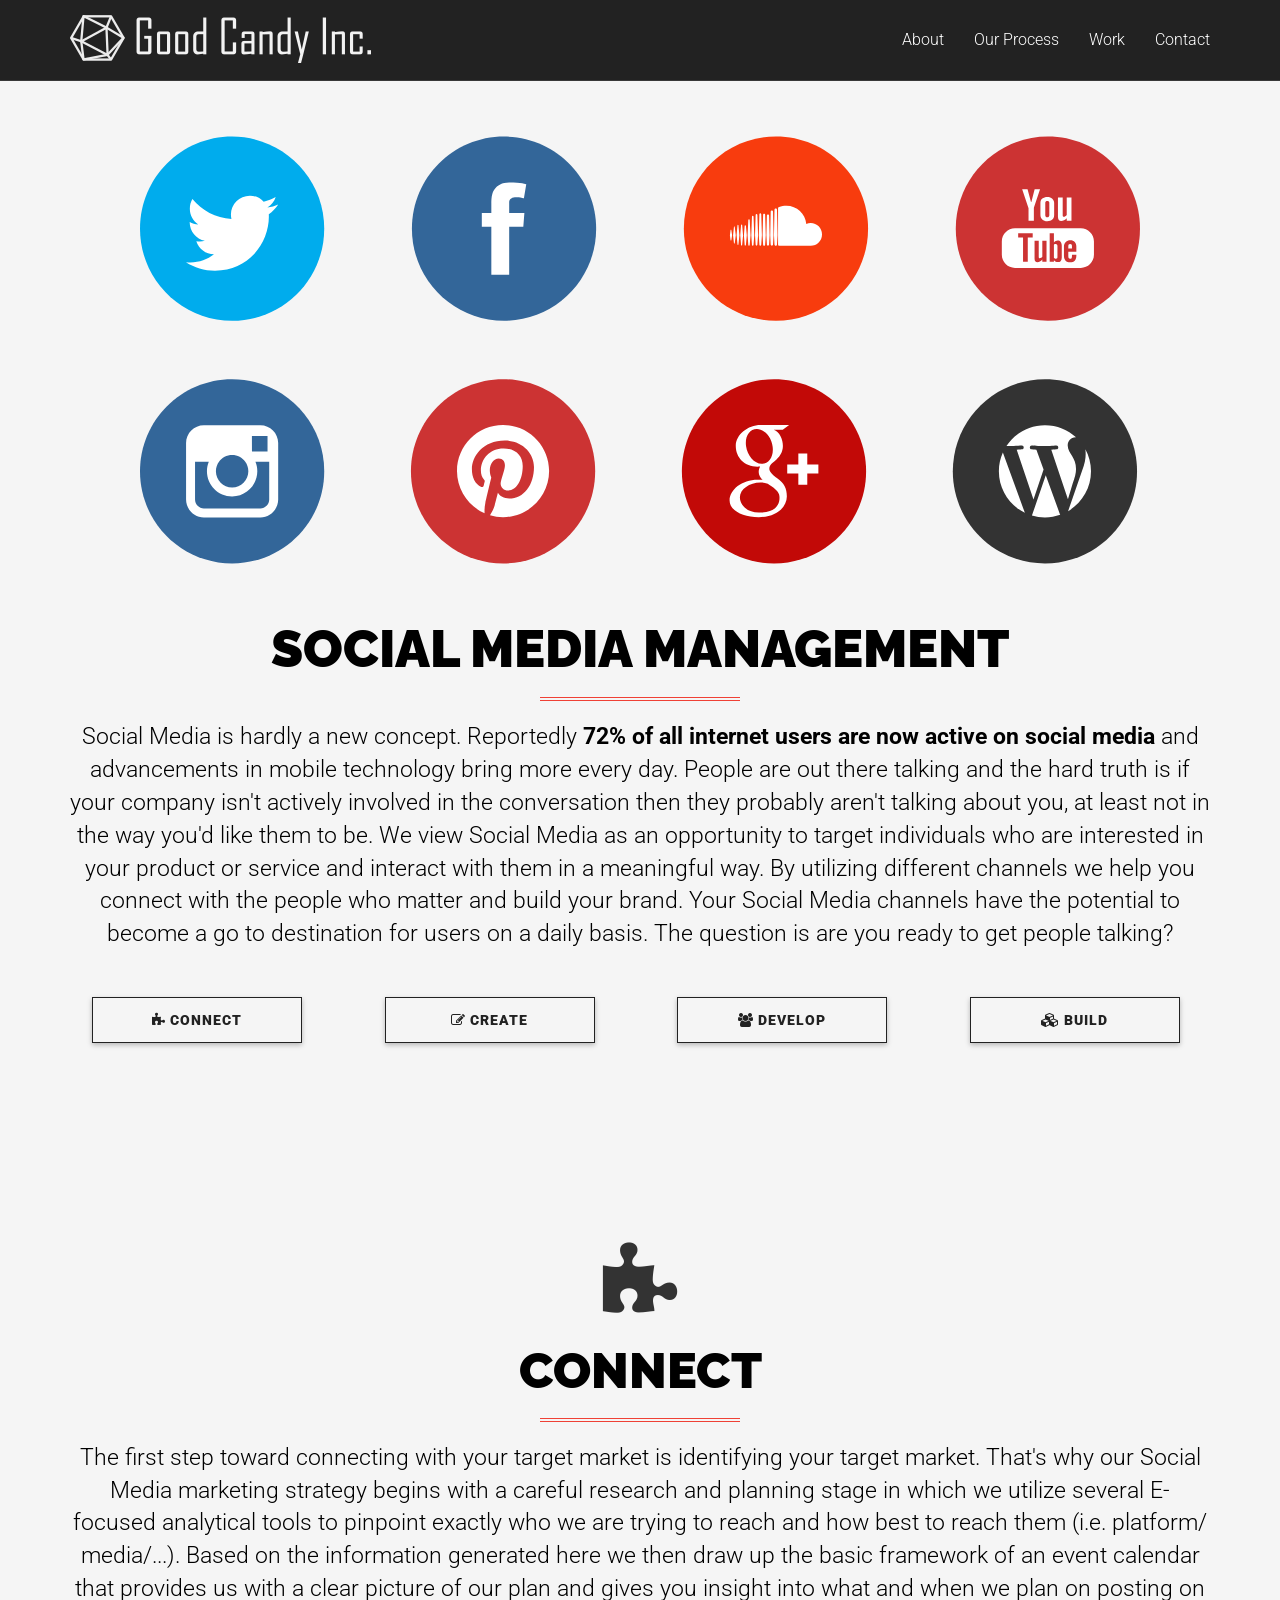
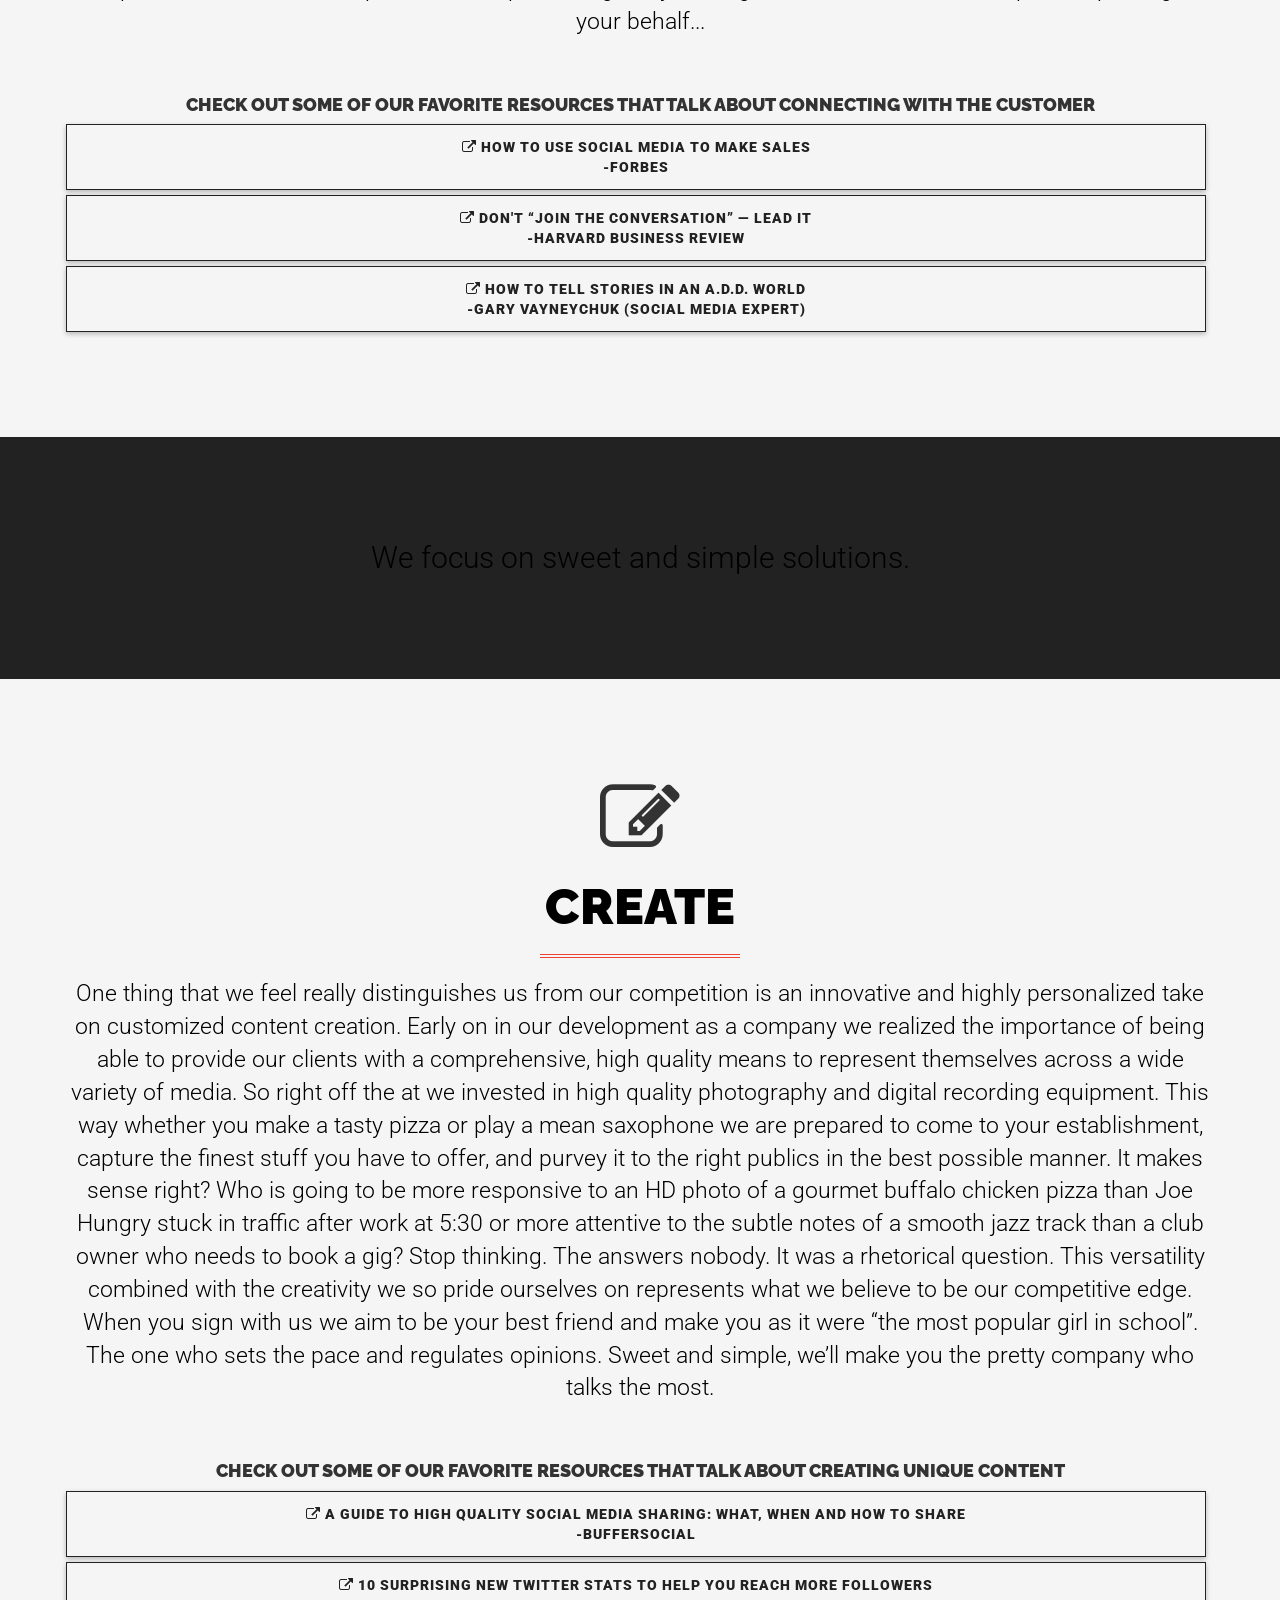
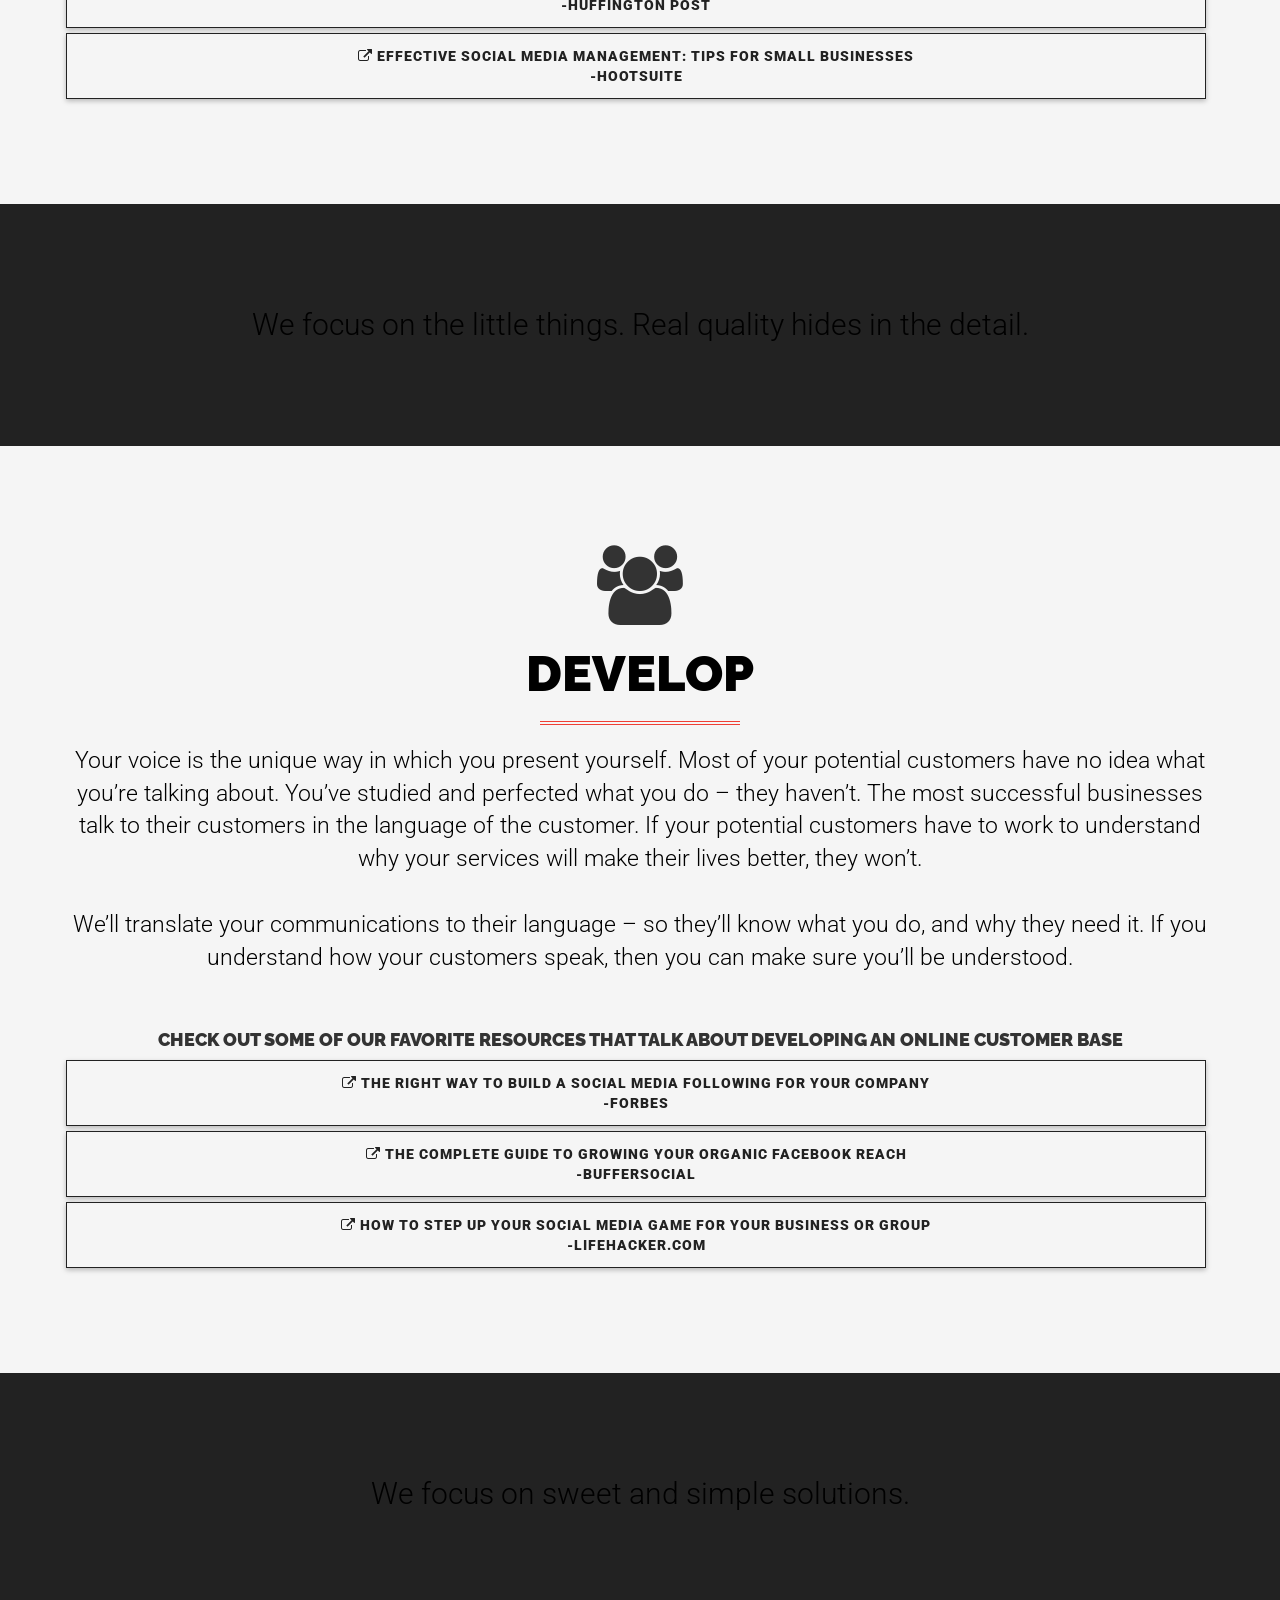
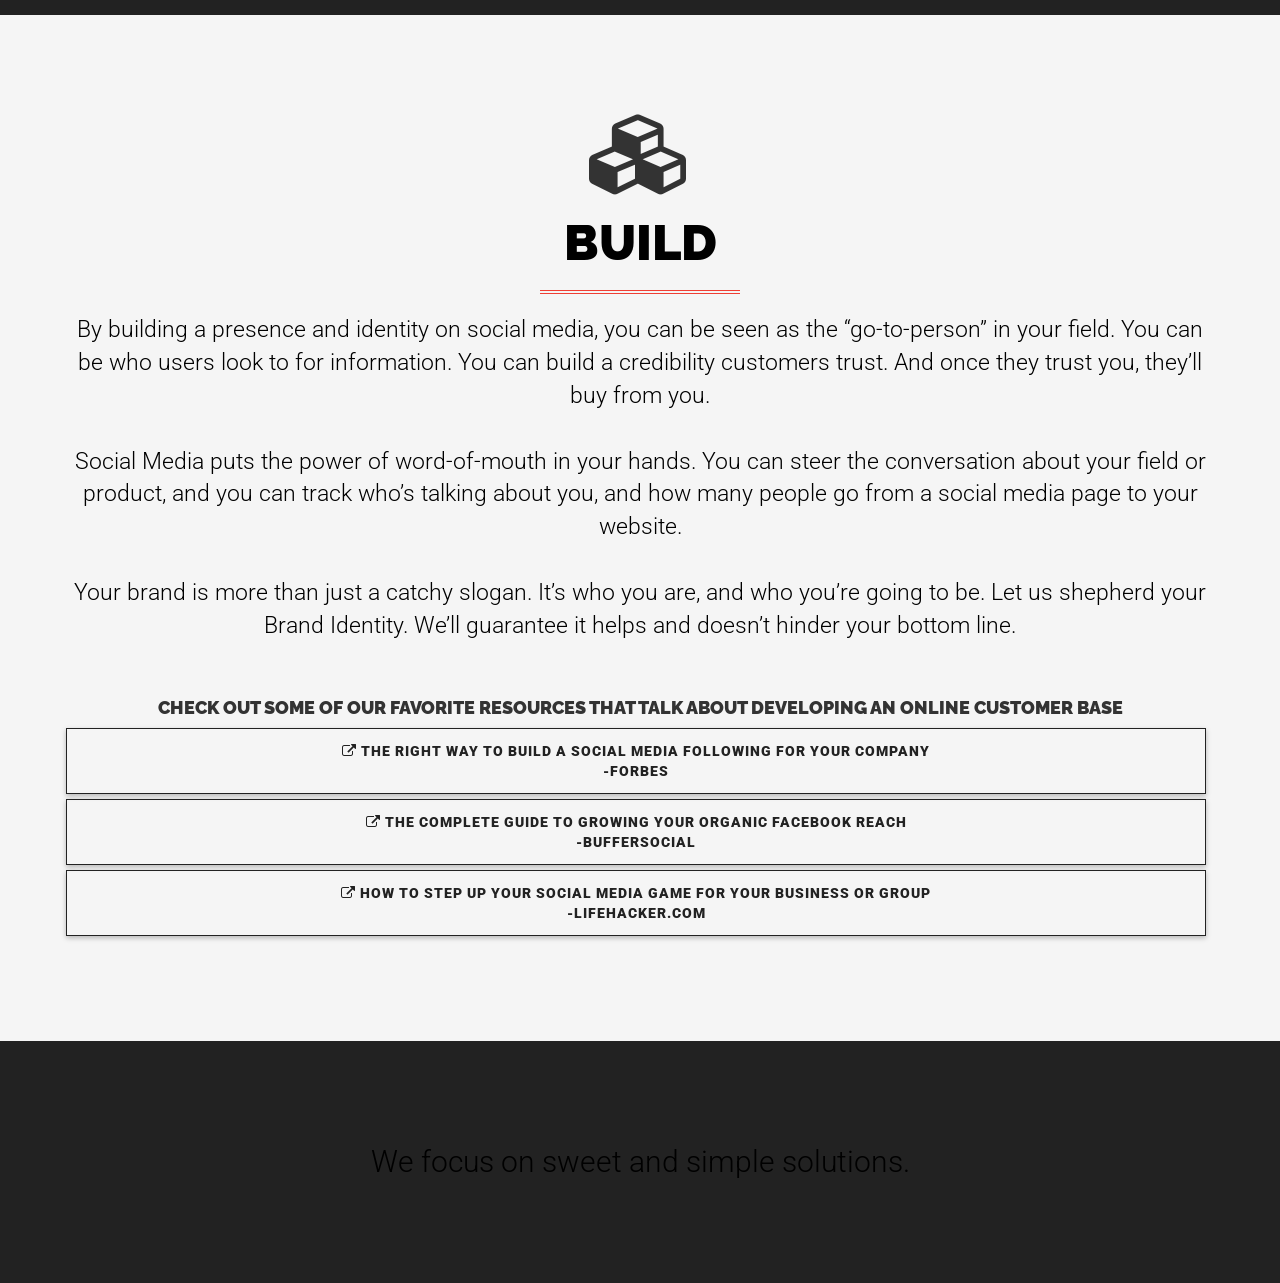
<file: SocialMedia.html>
<!DOCTYPE html>
<html lang="en">

<head>

    <meta charset="utf-8">
    <meta name="viewport" content="width=device-width, initial-scale=1.0, user-scalable=no">
	<meta name="keywords" content="Social Media, Management, Twitter, Facebook, mobile, business, local, value, fun, custom, High Quality" />
    <meta name="description" content="We view Social Media as an opportunity to target individuals who are interested in your product or service and interact with them in a meaningful way. Check out our thoughts!">
    <meta name="author" content="Good Candy Inc.">

    <title>Social Media - Good Candy Inc.</title>

    <!-- Bootstrap Core CSS -->
    <link href="assets/css/bootstrap/bootstrap.min.css" rel="stylesheet" type="text/css">

    <!-- Retina.js - Load first for faster HQ mobile images. -->
    <script src="assets/js/plugins/retina/retina.min.js"></script>

    <!-- Font Awesome -->
    <link href="assets/font-awesome/css/font-awesome.min.css" rel="stylesheet" type="text/css">

    <!-- Default Fonts -->
    <link href='http://fonts.googleapis.com/css?family=Roboto:400,100,100italic,300,300italic,400italic,500,500italic,700,700italic,900,900italic' rel='stylesheet' type='text/css'>
    <link href='http://fonts.googleapis.com/css?family=Raleway:400,100,200,300,600,500,700,800,900' rel='stylesheet' type='text/css'>

    <!-- Modern Style Fonts (Include these is you are using body.modern!) -->
    <link href='http://fonts.googleapis.com/css?family=Montserrat:400,700' rel='stylesheet' type='text/css'>
    <link href='http://fonts.googleapis.com/css?family=Cardo:400,400italic,700' rel='stylesheet' type='text/css'>

    <!-- Vintage Style Fonts (Include these if you are using body.vintage!) -->
    <link href='http://fonts.googleapis.com/css?family=Sanchez:400italic,400' rel='stylesheet' type='text/css'>
    <link href='http://fonts.googleapis.com/css?family=Cardo:400,400italic,700' rel='stylesheet' type='text/css'>

    <!-- Plugin CSS -->
    <link href="assets/css/plugins/owl-carousel/owl.carousel.css" rel="stylesheet" type="text/css">
    <link href="assets/css/plugins/owl-carousel/owl.theme.css" rel="stylesheet" type="text/css">
    <link href="assets/css/plugins/owl-carousel/owl.transitions.css" rel="stylesheet" type="text/css">
    <link href="assets/css/plugins/magnific-popup.css" rel="stylesheet" type="text/css">
    <link href="assets/css/plugins/jquery.fs.wallpaper.css" rel="stylesheet" type="text/css">

    <!-- Vitality Theme CSS -->
    <!-- Uncomment the color scheme you want to use. -->
    <!-- <link href="assets/css/vitality-red.css" rel="stylesheet" type="text/css"> -->
    <!-- <link href="assets/css/vitality-aqua.css" rel="stylesheet" type="text/css"> -->
    <!-- <link href="assets/css/vitality-blue.css" rel="stylesheet" type="text/css"> -->
    <!-- <link href="assets/css/vitality-green.css" rel="stylesheet" type="text/css"> -->
    <!-- <link href="assets/css/vitality-orange.css" rel="stylesheet" type="text/css"> -->
    <!-- <link href="assets/css/vitality-pink.css" rel="stylesheet" type="text/css"> -->
    <!-- <link href="assets/css/vitality-purple.css" rel="stylesheet" type="text/css"> -->
    <!-- <link href="assets/css/vitality-tan.css" rel="stylesheet" type="text/css"> -->
    <!-- <link href="assets/css/vitality-turquoise.css" rel="stylesheet" type="text/css"> -->
    <!-- <link href="assets/css/vitality-yellow.css" rel="stylesheet" type="text/css"> -->

    <!-- Style Switcher CSS - Demo Purposes Only! -->
    <link id="changeable-colors" rel="stylesheet" href="assets/css/vitality-red.css">
    <link href="assets/demo/style-switcher.css" rel="stylesheet">

    <!-- IE8 support for HTML5 elements and media queries -->
    <!--[if lt IE 9]>
      <script src="https://oss.maxcdn.com/libs/html5shiv/3.7.0/html5shiv.js"></script>
      <script src="https://oss.maxcdn.com/libs/respond.js/1.3.0/respond.min.js"></script>
    <![endif]-->
	
	<style>
	.owl-wrapper{margin-left:auto; margin-right:auto;}
	
	aside.cta-quote {
		padding:100px 10px 100px 10px;
		}
	.crazybutton{
		margin-left:-8px; width:80%;
		transition: box-shadow 0.2s cubic-bezier(0.4, 0, 0.2, 1);
		transition-delay: 0.2s;
		box-shadow: 0 2px 5px 0 rgba(0, 0, 0, 0.26);
		}		

    .aboutustext {
		font-size:23px;
		}
        
	aside.cta-quote span.quote {
		font-size:30px;
		}
    .test {
		font-size:40px;
		}   
		
	.horse{margin-left:auto; margin-right:auto; width:90%;}
	.seo{margin-top:-4px;}
	.navbar{background-color:#222;}		
	.navbar-fixed-top.navbar-expanded{padding-top:10px; padding-bottom:10px;}
	.dropdown-menu li > a:hover, .dropdown-menu li > a:focus, .dropdown-submenu:hover > a {background-color:#ef4035; color:red;}
	.resources{padding-bottom:5px;}
	.buttonformat{white-space: normal;width: 100%;}
	</style>

</head>


<body id="page-top" itemscope itemtype="http://schema.org/WebPage">

    <!-- Navigation -->
    <!-- Note: navbar-default and navbar-inverse are both supported with this theme. -->
  <nav class="navbar navbar-inverse navbar-fixed-top navbar-expanded" style="background-color:#222;" role="banner" itemscope="itemscope" itemtype="http://www.schema.org/SiteNavigationElement">
        <div class="container">
            <!-- Brand and toggle get grouped for better mobile display -->
            <div class="navbar-header">
                <button type="button" class="navbar-toggle" data-toggle="collapse" data-target="#bs-example-navbar-collapse-1">
                    <span class="sr-only">Toggle navigation</span>
                    <span class="icon-bar"></span>
                    <span class="icon-bar"></span>
                    <span class="icon-bar"></span>
                </button>
                <a class="navbar-brand" href="index.html#process">
                    <img src="assets/img/logo.png" class="img-responsive" alt="Good Candy Inc.">
                </a>
            </div>

            <!-- Collect the nav links, forms, and other content for toggling -->
            <div class="collapse navbar-collapse" id="bs-example-navbar-collapse-1">
                <ul class="nav navbar-nav navbar-right">
                    <li class="hidden">
                        <a href="#page-top"></a>
                    </li>
                    <li>
                        <a href="#about">About</a>
                    </li>
					 <li class="dropdown">
					  <a itemprop="url" href="index.html/#process" class="dropdown-toggle" data-toggle="dropdown"><span itemprop="name">Our Process </span<span class="caret"></span></a>
					  <ul class="dropdown-menu" role="menu" style="background-color:#222; color:white;">
						<li style="padding:10px;"><a itemprop="url" href="WebsiteDesign.html"><span itemprop="name">Website Design</span></a></li>
						<li class="active" style="padding:10px;"><a itemprop="url" href="#"><span itemprop="name">Social Media Management</span></a></li>
						<li style="padding:10px;"><a itemprop="url" href="seo.html"><span itemprop="name">SEO Optimization</span></a></li>
					  </ul>
					</li>
                    <li>
                        <a itemprop="url" href="index.html#work"><span itemprop="name">Work</span></a>
                    </li>
<!--                    <li>
                        <a href="#pricing">Pricing</a>
                    </li> -->
                    <li>
                        <a itemprop="url" href="index.html#contact"><span itemprop="name">Contact</span></a>
                    </li>
                </ul>
            </div>
            <!-- /.navbar-collapse -->
        </div>
        <!-- /.container -->
    </nav>
	
	
	<section class="bg-gray">
        <div class="container text-center">
            <div class="row">
                <div class="col-lg-12">
				<img src="./assets/img/Social/socialicons.svg" alt="" style="max-width:100%;">
                    <h1 style="color:black;">Social Media Management</h1>
                    <p></p>
                    <hr class="colored">
                </div>
				<div class="container">
					<div class="row">
						<div class="col-md-12 col-md-offset-0">
							<span class="aboutustext" style="color:black;">Social Media is hardly a new concept. Reportedly <b>72% of all internet users are now active on social media</b> and advancements in mobile technology bring more every day. People are out there talking and the hard truth is if your company isn't actively involved in the conversation then they probably aren't talking about you, at least not in the way you'd like them to be. We view Social Media as an opportunity to target individuals who are interested in your product or service and interact with them in a meaningful way. By utilizing different channels we help you connect with the people who matter and build your brand. Your Social Media channels have the potential to become a go to destination for users on a daily basis. The question is are you ready to get people talking?</span>
						</div>
					</div>	<br><br>
					
					<div class="row show-grid">
					  <div class="col-md-3"> <a href="#connect" class="btn btn-outline-dark crazybutton"><i class="fa fa-puzzle-piece"></i> Connect</a></div>
					  <div class="col-md-3"> <a href="#create" class="btn btn-outline-dark crazybutton"><i class="fa fa-edit"></i> Create</a></div>
					  <div class="col-md-3"> <a href="#develop" class="btn btn-outline-dark crazybutton"><i class="fa fa-group"></i> Develop</a></div>
					  <div class="col-md-3"> <a href="#build" class="btn btn-outline-dark crazybutton"><i class="fa fa-cubes"></i> Build</a></div>
					</div>
				</div>
            </div>
			</div>
		</section>   

		<!-- Process Specific Section Begin -->
		<section class="bg-gray" id="connect">
			<div class="container text-center" vocab="http://schema.org/">
				<div class="row" itemscope itemtype="http://schema.org/CreativeWork">
				 <meta itemprop="inLanguage" content="en-US"/>
					<div class="col-lg-12">
					<div>
						<i class="fa fa-puzzle-piece fa-5x"></i> <!-- Icon from Font-Awesome -->
					</div>
						<h2 style="color:black;" itemprop="name">Connect</h2> <!-- Title Header -->
						<p></p>
						<hr class="colored">
					</div>
					<div class="container">
						<div class="row">
							<div class="col-md-12 col-md-offset-0">
								<span class="aboutustext" style="color:black;" itemprop="text">
								<!-- Section Decription -->
								The first step toward connecting with your target market is identifying your target market. That's why our Social Media marketing strategy begins with a careful research and planning stage in which we utilize several E-focused analytical tools to pinpoint exactly who we are trying to reach and how best to reach them (i.e. platform/ media/...). Based on the information generated here we then draw up the basic framework of an event calendar that provides us with a clear picture of our plan and gives you insight into what and when we plan on posting on your behalf...
								<!-- Section Decription End -->
								</span>
								<br><br><br>
								<!-- Our Favorite Links -->
								<h4>Check out some of our favorite resources that talk about connecting with the customer</h4>
								<div class="resources"><a itemprop="sameAs"  href="http://www.forbes.com/sites/jacquelynsmith/2014/01/10/how-to-use-social-media-to-make-sales-2014/" class="btn btn-outline-dark crazybutton buttonformat" target="_blank" ><i class="fa fa-external-link"></i> How To Use Social Media To Make Sales<br> -Forbes</a></div>
								<div class="resources"><a itemprop="sameAs"  href="http://www.apple.com/macbook-pro/features-retina/#retina" class="btn btn-outline-dark crazybutton buttonformat" target="_blank"><i class="fa fa-external-link"></i> Don't “Join the Conversation” — Lead It<br> -Harvard Business Review</a></div>
								<div class="resources"><a itemprop="sameAs" href="http://vimeo.com/85285112" class="btn btn-outline-dark crazybutton buttonformat" target="_blank"><i class="fa fa-external-link"></i> How to Tell Stories in an A.D.D. World<br> -Gary Vayneychuk (Social Media Expert)</a></div>
						   </div>
						</div>	
					</div>
				</div>
			</div>
		</section>  

		 <aside class="cta-quote" style="background-image: url('assets/img/bgaside3.png');">
				<div class="container-fluid">
					<div class="row">
						<div class="col-md-10 col-md-offset-1 wow fadeIn" data-wow-delay=".2s">
							<span class="quote" style="color:black;">We focus on sweet and simple solutions.</span>
						</div>
					</div>
				</div>
			</aside> 
		
		<!-- Process Specific Section Begin -->
		<section class="bg-gray" id="create">
			<div class="container text-center" vocab="http://schema.org/">
				<div class="row" itemscope itemtype="http://schema.org/CreativeWork">
				 <meta itemprop="inLanguage" content="en-US"/>
					<div class="col-lg-12">
					<div>
						<i class="fa fa-edit fa-5x"></i> <!-- Icon from Font-Awesome -->
					</div>
						<h2 style="color:black;" itemprop="name">Create</h2> <!-- Title Header -->
						<p></p>
						<hr class="colored">
					</div>
					<div class="container">
						<div class="row">
							<div class="col-md-12 col-md-offset-0">
								<span class="aboutustext" style="color:black;" itemprop="text">
								<!-- Section Decription -->
								One thing that we feel really distinguishes us from our competition is an innovative and
								highly personalized take on customized content creation. Early on in our development as a
								company we realized the importance of being able to provide our clients with a comprehensive,
								high quality means to represent themselves across a wide variety of media. So right off the at
								we invested in high quality photography and digital recording equipment. This way whether you
								make a tasty pizza or play a mean saxophone we are prepared to come to your establishment, 
								capture the finest stuff you have to offer, and purvey it to the right publics in the best possible manner. It makes sense right? Who is going to be more responsive to an HD photo of a gourmet buffalo chicken pizza than Joe Hungry stuck in traffic after work at 5:30 or more 
								attentive to the subtle notes of a smooth jazz track than a club owner who needs to book a gig? Stop thinking. The answers nobody. It was a rhetorical question. This versatility combined with the creativity we so pride ourselves on represents what we believe to be our competitive edge. When you sign with us we aim to be your best friend and make you as it were “the most popular girl in school”. The one who sets the pace and regulates opinions. Sweet and simple, we’ll make you the pretty company who talks the most.
								<!-- Section Decription End -->
								</span>
								<br><br><br>
								<!-- Our Favorite Links -->
								<h4>Check out some of our favorite resources that talk about creating unique content</h4>
								<div class="resources"><a itemprop="sameAs"  href="https://blog.bufferapp.com/a-guide-to-social-media-sharing-what-when-and-how" class="btn btn-outline-dark crazybutton buttonformat" target="_blank" ><i class="fa fa-external-link"></i> A Guide to High Quality Social Media Sharing: What, When and How to Share<br> -buffersocial</a></div>
								<div class="resources"><a itemprop="sameAs"  href="http://www.huffingtonpost.com/belle-beth-cooper/10-surprising-new-twitter_b_4387476.html" class="btn btn-outline-dark crazybutton buttonformat" target="_blank"><i class="fa fa-external-link"></i> 10 Surprising New Twitter Stats to Help You Reach More Followers<br> -Huffington Post</a></div>
								<div class="resources"><a itemprop="sameAs" href="http://blog.hootsuite.com/social-media-management-tips/" class="btn btn-outline-dark crazybutton buttonformat" target="_blank"><i class="fa fa-external-link"></i> Effective Social Media Management: Tips For Small Businesses<br> -Hootsuite</a></div>
						   </div>
						</div>	
					</div>
				</div>
			</div>
		</section> 



		 <aside class="cta-quote" style="background-image: url('assets/img/bgaside3.png');">
				<div class="container-fluid">
					<div class="row">
						<div class="col-md-10 col-md-offset-1 wow fadeIn" data-wow-delay=".2s">
							<span class="quote" style="color:black;">We focus on the little things. Real quality hides in the detail.</span>
						</div>
					</div>
				</div>
			</aside> 
		
		<!-- Process Specific Section Begin -->
		<section class="bg-gray" id="develop">
			<div class="container text-center" vocab="http://schema.org/">
				<div class="row" itemscope itemtype="http://schema.org/CreativeWork">
				 <meta itemprop="inLanguage" content="en-US"/>
					<div class="col-lg-12">
					<div>
						<i class="fa fa-group fa-5x"></i> <!-- Icon from Font-Awesome -->
					</div>
						<h2 style="color:black;" itemprop="name">Develop</h2> <!-- Title Header -->
						<p></p>
						<hr class="colored">
					</div>
					<div class="container">
						<div class="row">
							<div class="col-md-12 col-md-offset-0">
								<span class="aboutustext" style="color:black;" itemprop="text">
								<!-- Section Decription -->
								Your voice is the unique way in which you present yourself.  Most of your potential customers have no idea what you’re talking about. You’ve studied and perfected what you do – they haven’t. The most successful businesses talk to their customers in the language of the customer. If your potential customers have to work to understand why your services will make their lives better, they won’t.
								<br><br>
								We’ll translate your communications to their language – so they’ll know what you do, and why they need it. If you understand how your customers speak, then you can make sure you’ll be understood.
								<!-- Section Decription End -->
								</span>
								<br><br><br>
								<!-- Our Favorite Links -->
								<h4>Check out some of our favorite resources that talk about developing an online customer base</h4>
								<div class="resources"><a itemprop="sameAs"  href="http://www.forbes.com/sites/theyec/2014/05/14/the-right-way-to-build-a-social-media-following-for-your-company/" class="btn btn-outline-dark crazybutton buttonformat" target="_blank"><i class="fa fa-external-link"></i> The Right Way To Build A Social Media Following For Your Company<br> -Forbes</a></div>
								<div class="resources"><a itemprop="sameAs"  href="http://www.huffingtonpost.com/belle-beth-cooper/10-surprising-new-twitter_b_4387476.html" class="btn btn-outline-dark crazybutton buttonformat" target="_blank"><i class="fa fa-external-link"></i> The Complete Guide to Growing Your Organic Facebook Reach<br> -Buffersocial</a></div>
								<div class="resources"><a itemprop="sameAs" href="http://lifehacker.com/how-to-step-up-your-social-media-game-for-your-business-1585969911" class="btn btn-outline-dark crazybutton buttonformat" target="_blank"><i class="fa fa-external-link"></i> How to Step Up Your Social Media Game For Your Business or Group<br> -Lifehacker.com</a></div>
						   </div>
						</div>	
					</div>
				</div>
			</div>
		</section> 
		
		 <aside class="cta-quote" style="background-image: url('assets/img/bgaside3.png');">
				<div class="container-fluid">
					<div class="row">
						<div class="col-md-10 col-md-offset-1 wow fadeIn" data-wow-delay=".2s">
							<span class="quote" style="color:black;">We focus on sweet and simple solutions.</span>
						</div>
					</div>
				</div>
			</aside> 
		
		<!-- Process Specific Section Begin -->
		<section class="bg-gray" id="connect">
			<div class="container text-center" vocab="http://schema.org/">
				<div class="row" itemscope itemtype="http://schema.org/CreativeWork">
				 <meta itemprop="inLanguage" content="en-US"/>
					<div class="col-lg-12">
					<div>
						<i class="fa fa-cubes fa-5x"></i> <!-- Icon from Font-Awesome -->
					</div>
						<h2 style="color:black;" itemprop="name">build</h2> <!-- Title Header -->
						<p></p>
						<hr class="colored">
					</div>
					<div class="container">
						<div class="row">
							<div class="col-md-12 col-md-offset-0">
								<span class="aboutustext" style="color:black;" itemprop="text">
								<!-- Section Decription -->
								By building a presence and identity on social media, you can be seen as the “go-to-person” in your field. You can be who users look to for information. You can build a credibility customers trust. And once they trust you, they’ll buy from you.
								<br><br>
								Social Media puts the power of word-of-mouth in your hands. You can steer the conversation about your field or product, and you can track who’s talking about you, and how many people go from a social media page to your website.<br><br>
								Your brand is more than just a catchy slogan. It’s who you are, and who you’re going to be. Let us shepherd your Brand Identity. We’ll guarantee it helps and doesn’t hinder your bottom line.
								<!-- Section Decription End -->
								</span>
								<br><br><br>
								<!-- Our Favorite Links -->
								<h4>Check out some of our favorite resources that talk about developing an online customer base</h4>
								<div class="resources"><a itemprop="sameAs"  href="http://www.forbes.com/sites/theyec/2014/05/14/the-right-way-to-build-a-social-media-following-for-your-company/" class="btn btn-outline-dark crazybutton buttonformat" target="_blank"><i class="fa fa-external-link"></i> The Right Way To Build A Social Media Following For Your Company<br> -Forbes</a></div>
								<div class="resources"><a itemprop="sameAs"  href="http://www.huffingtonpost.com/belle-beth-cooper/10-surprising-new-twitter_b_4387476.html" class="btn btn-outline-dark crazybutton buttonformat" target="_blank"><i class="fa fa-external-link"></i> The Complete Guide to Growing Your Organic Facebook Reach<br> -Buffersocial</a></div>
								<div class="resources"><a itemprop="sameAs" href="http://lifehacker.com/how-to-step-up-your-social-media-game-for-your-business-1585969911" class="btn btn-outline-dark crazybutton buttonformat" target="_blank"><i class="fa fa-external-link"></i> How to Step Up Your Social Media Game For Your Business or Group<br> -Lifehacker.com</a></div>
						   </div>
						</div>	
					</div>
				</div>
			</div>
		</section>  
		
		 <aside class="cta-quote" style="background-image: url('assets/img/bgaside3.png');">
				<div class="container-fluid">
					<div class="row">
						<div class="col-md-10 col-md-offset-1 wow fadeIn" data-wow-delay=".2s">
							<span class="quote" style="color:black;">We focus on sweet and simple solutions.</span>
						</div>
					</div>
				</div>
			</aside> 
		
    <!-- Core Scripts -->
    <script src="assets/js/jquery-1.10.2.js"></script>
    <script src="assets/js/bootstrap/bootstrap.min.js"></script>

    <!-- Plugin Scripts -->
    <script src="assets/js/plugins/jquery.easing.min.js"></script>
    <script src="assets/js/plugins/classie.js"></script>
    <script src="assets/js/plugins/cbpAnimatedHeader.js"></script>
    <script src="assets/js/plugins/owl-carousel/owl.carousel.js"></script>
    <script src="assets/js/plugins/jquery.magnific-popup/jquery.magnific-popup.min.js"></script>
    <script src="assets/js/plugins/jquery.fs.wallpaper.js"></script>
    <script src="assets/js/contact_me.js"></script>
    <script src="assets/js/plugins/jqBootstrapValidation.js"></script>

	<script src='assets/js/plugins/scrollReveal.min.js'></script>
    <script>

      window.sr = new scrollReveal();

    </script>
	
	
    <!-- Vitality Theme Scripts -->
    <script src="assets/js/vitality.js"></script>

	
	

</body>

</html>
</file>
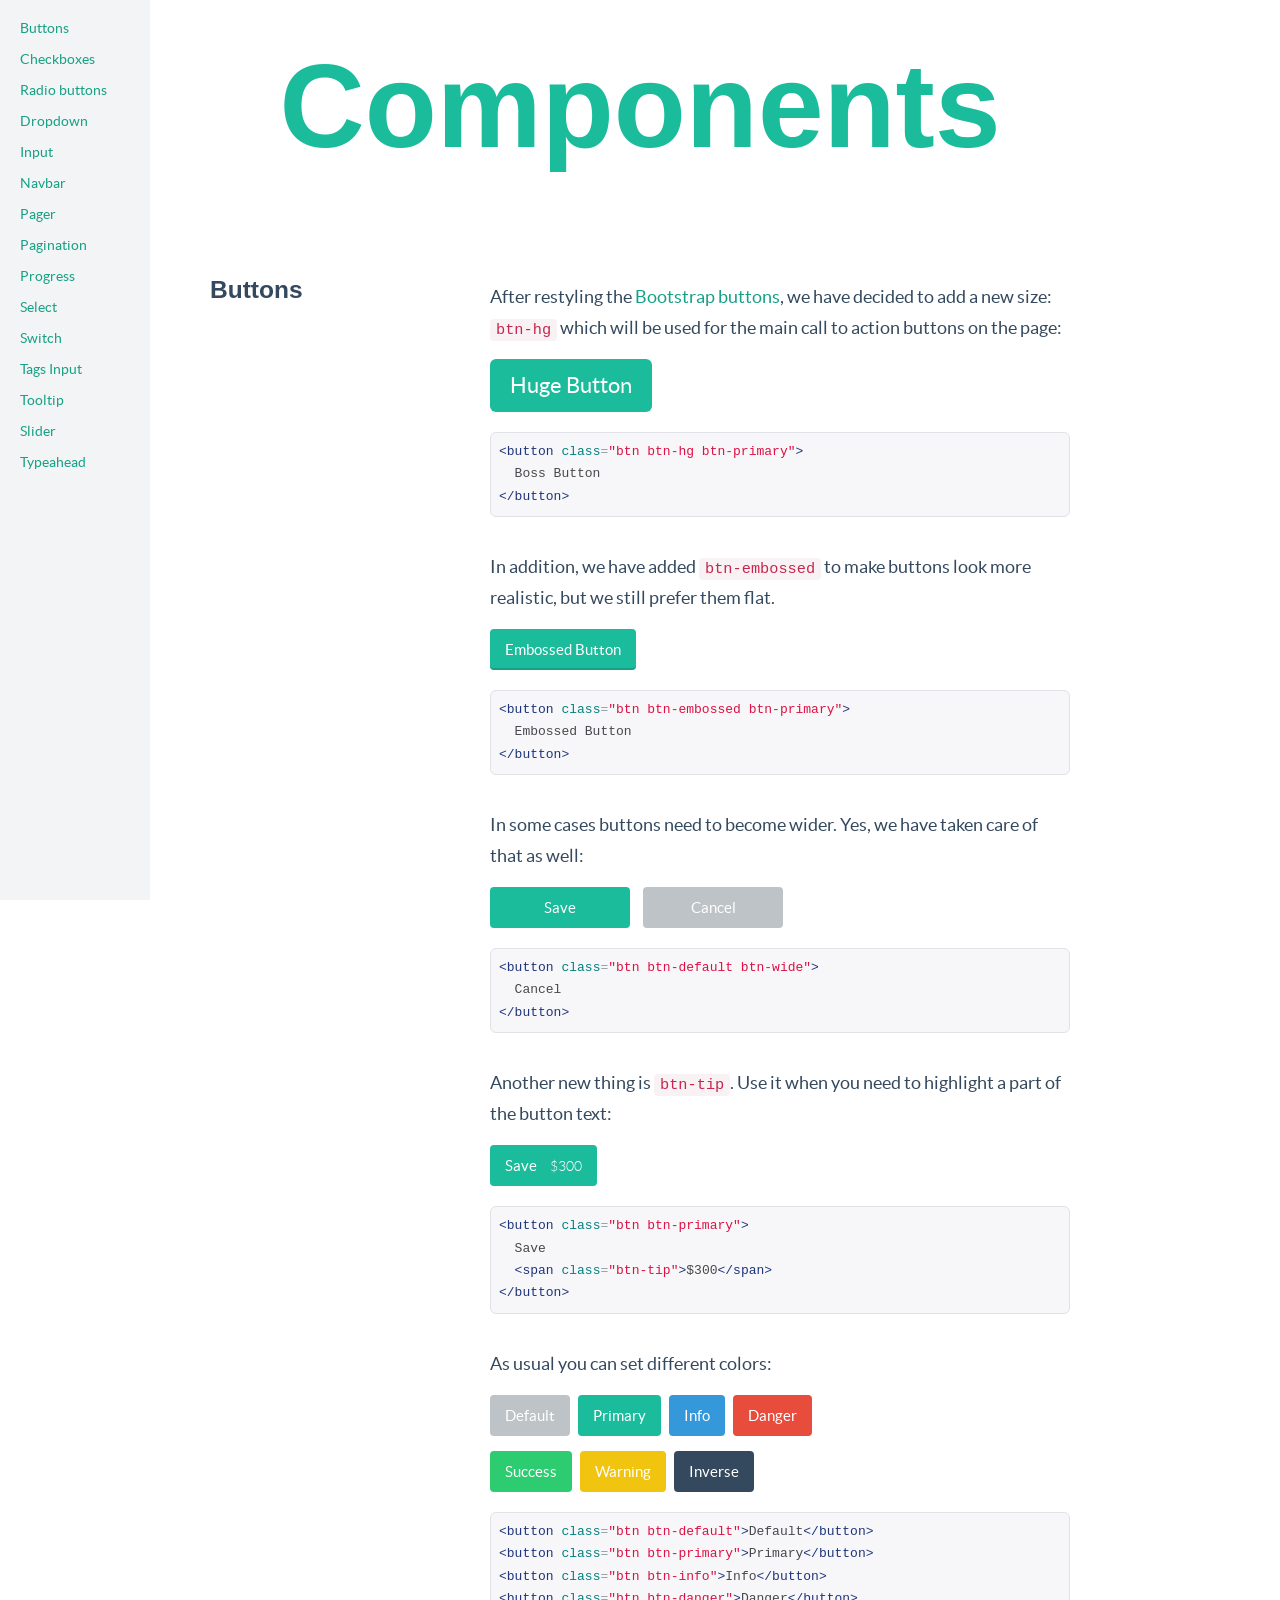
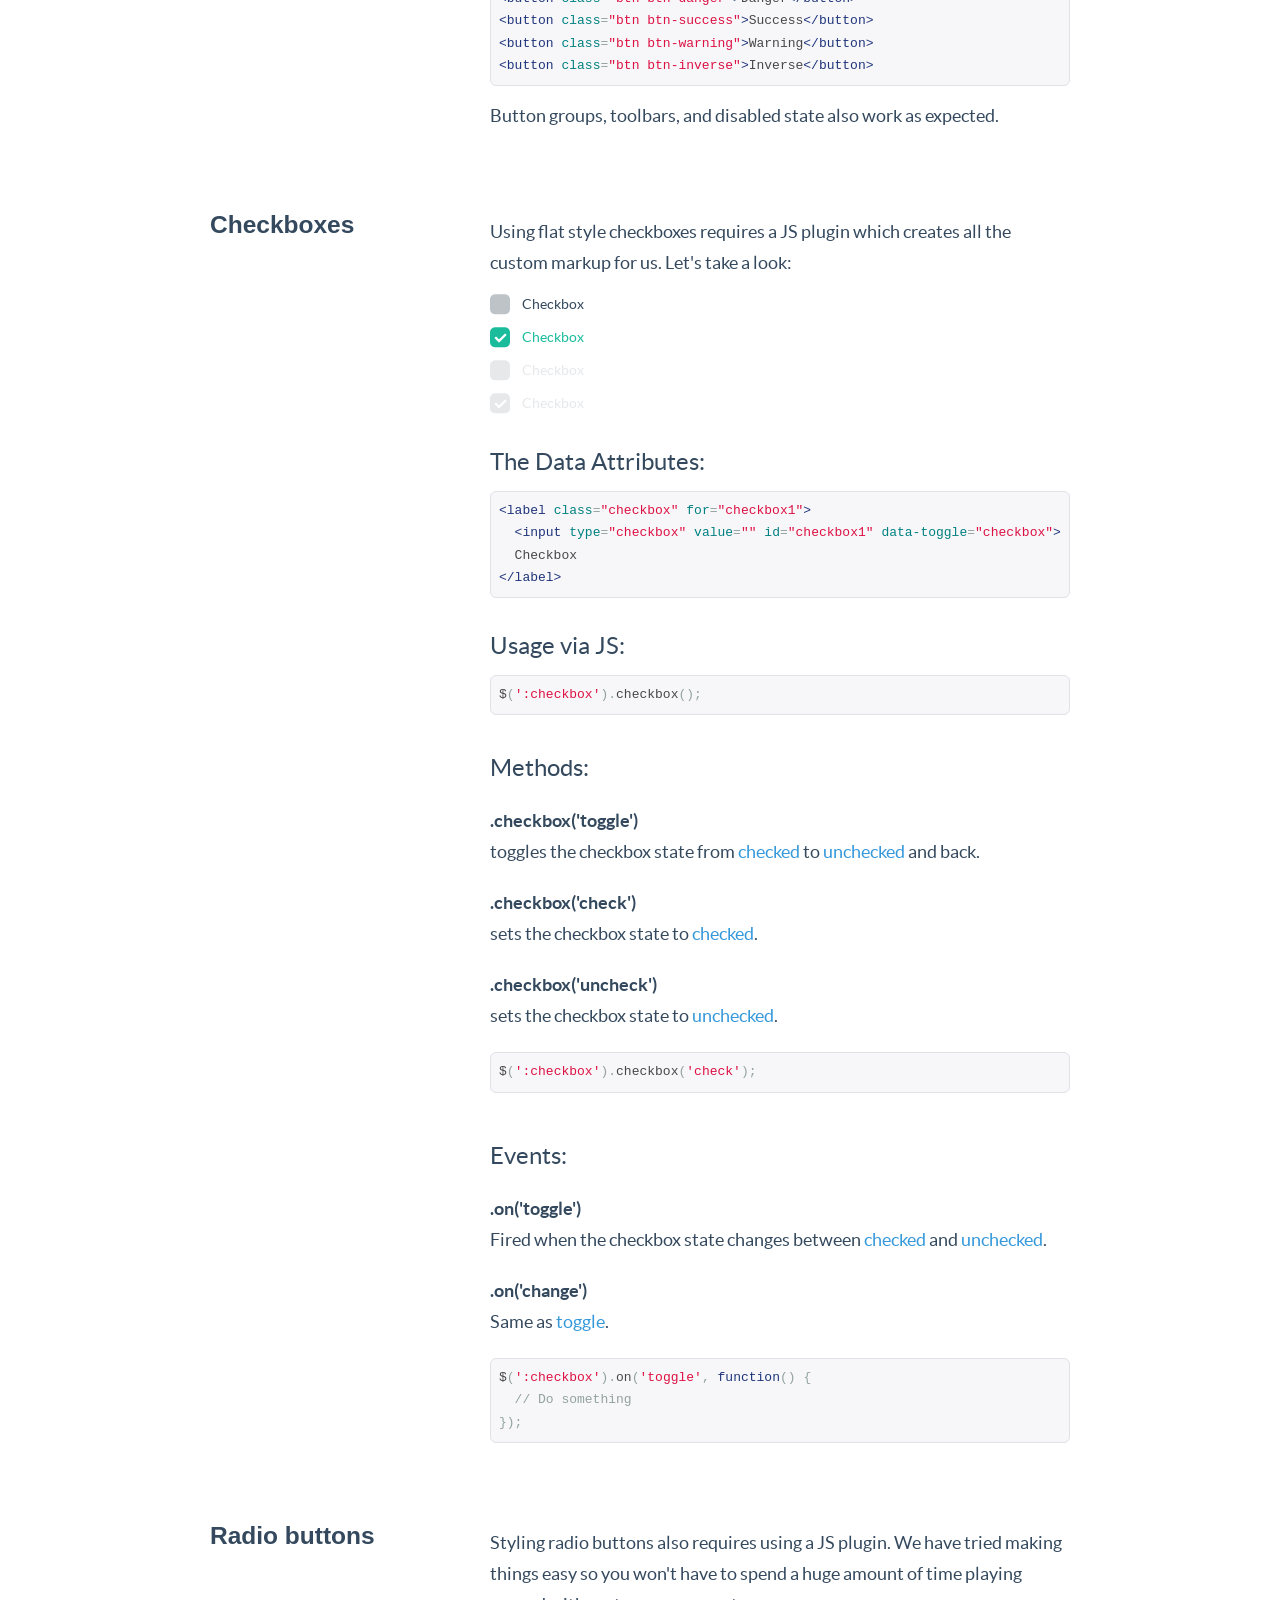
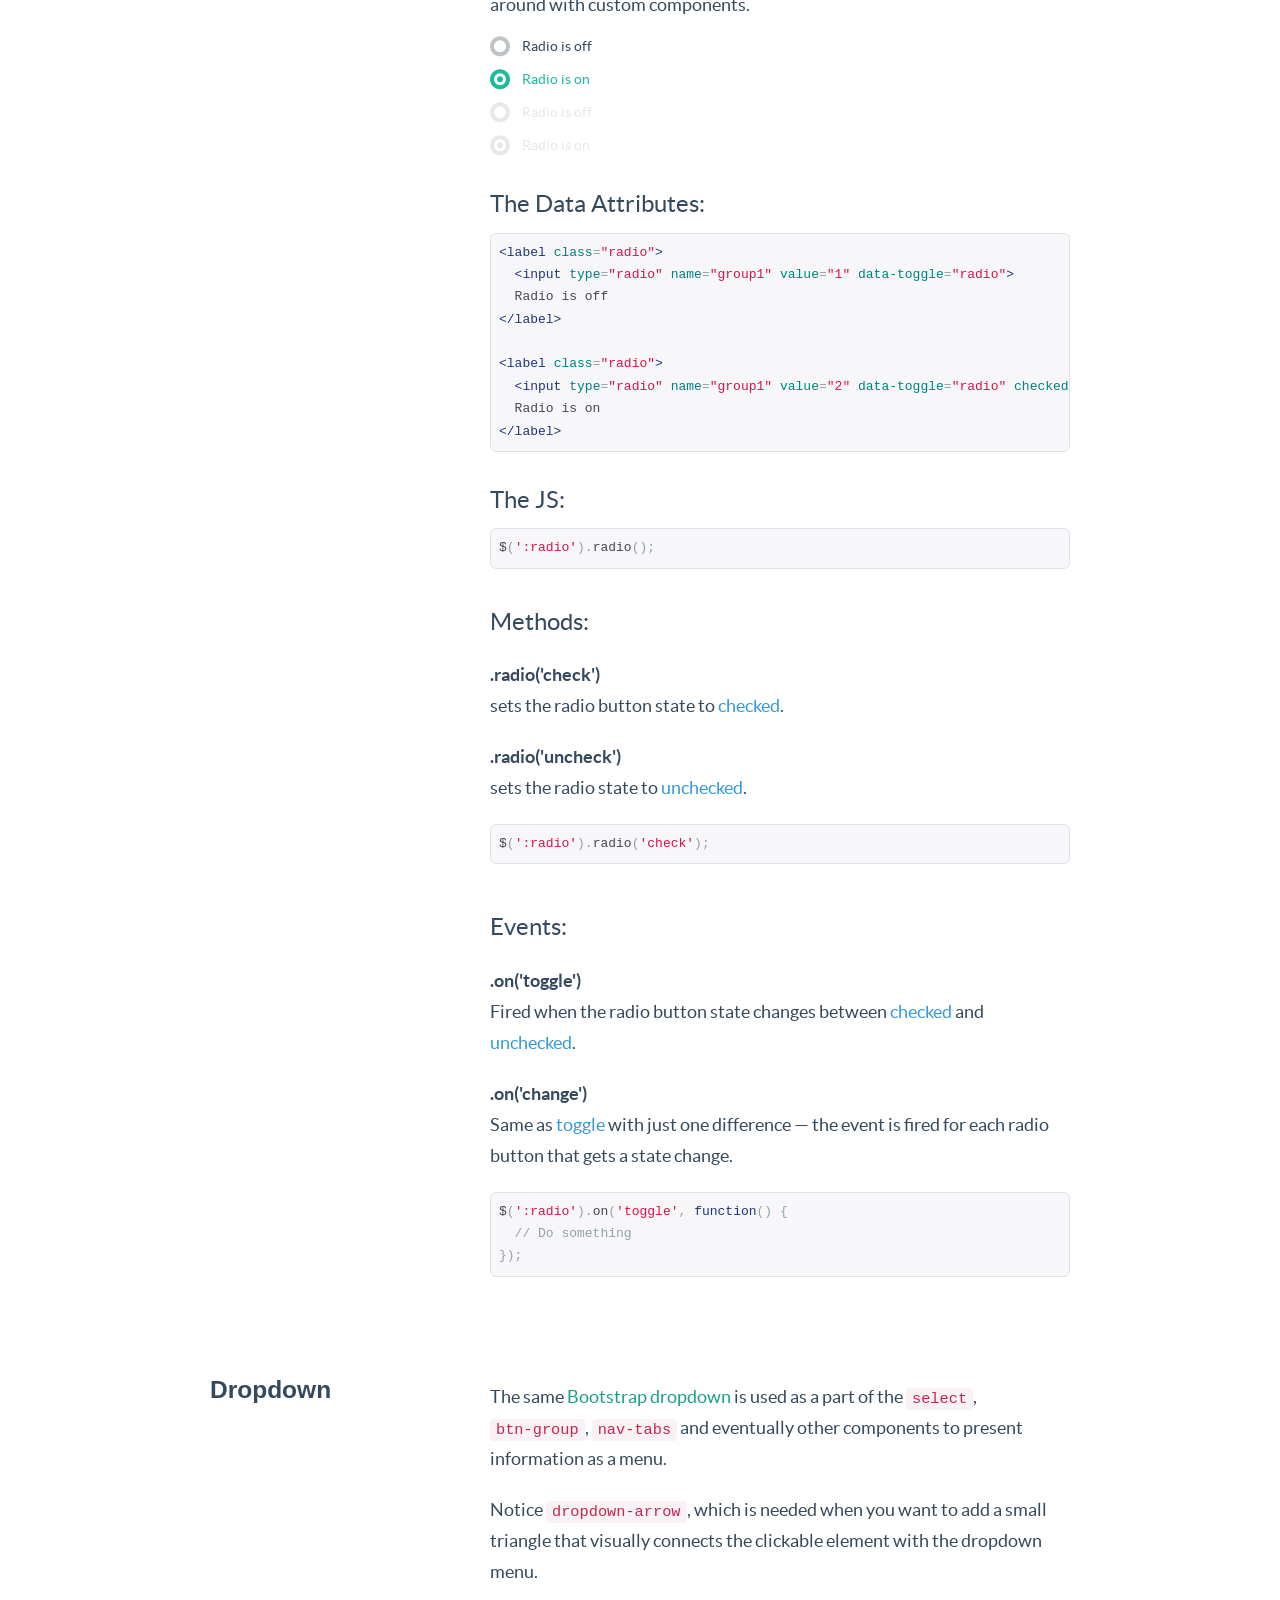
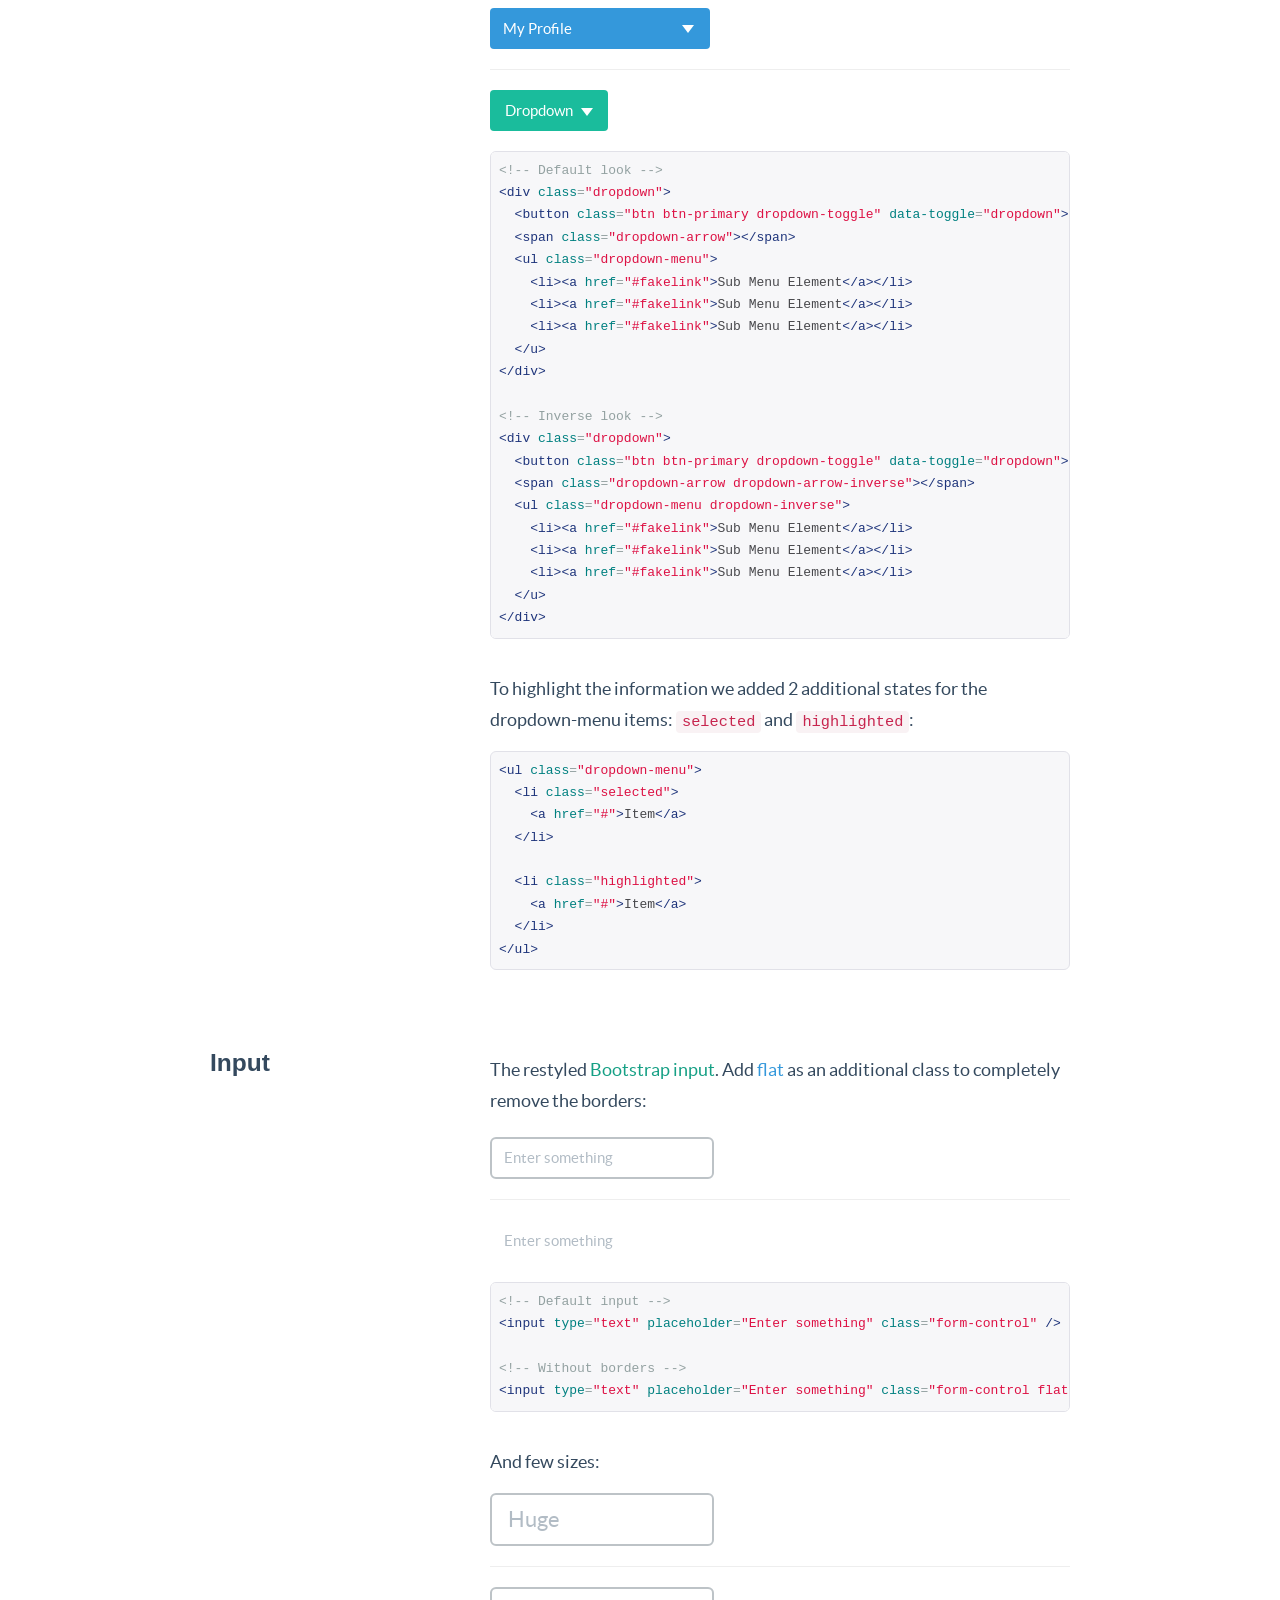
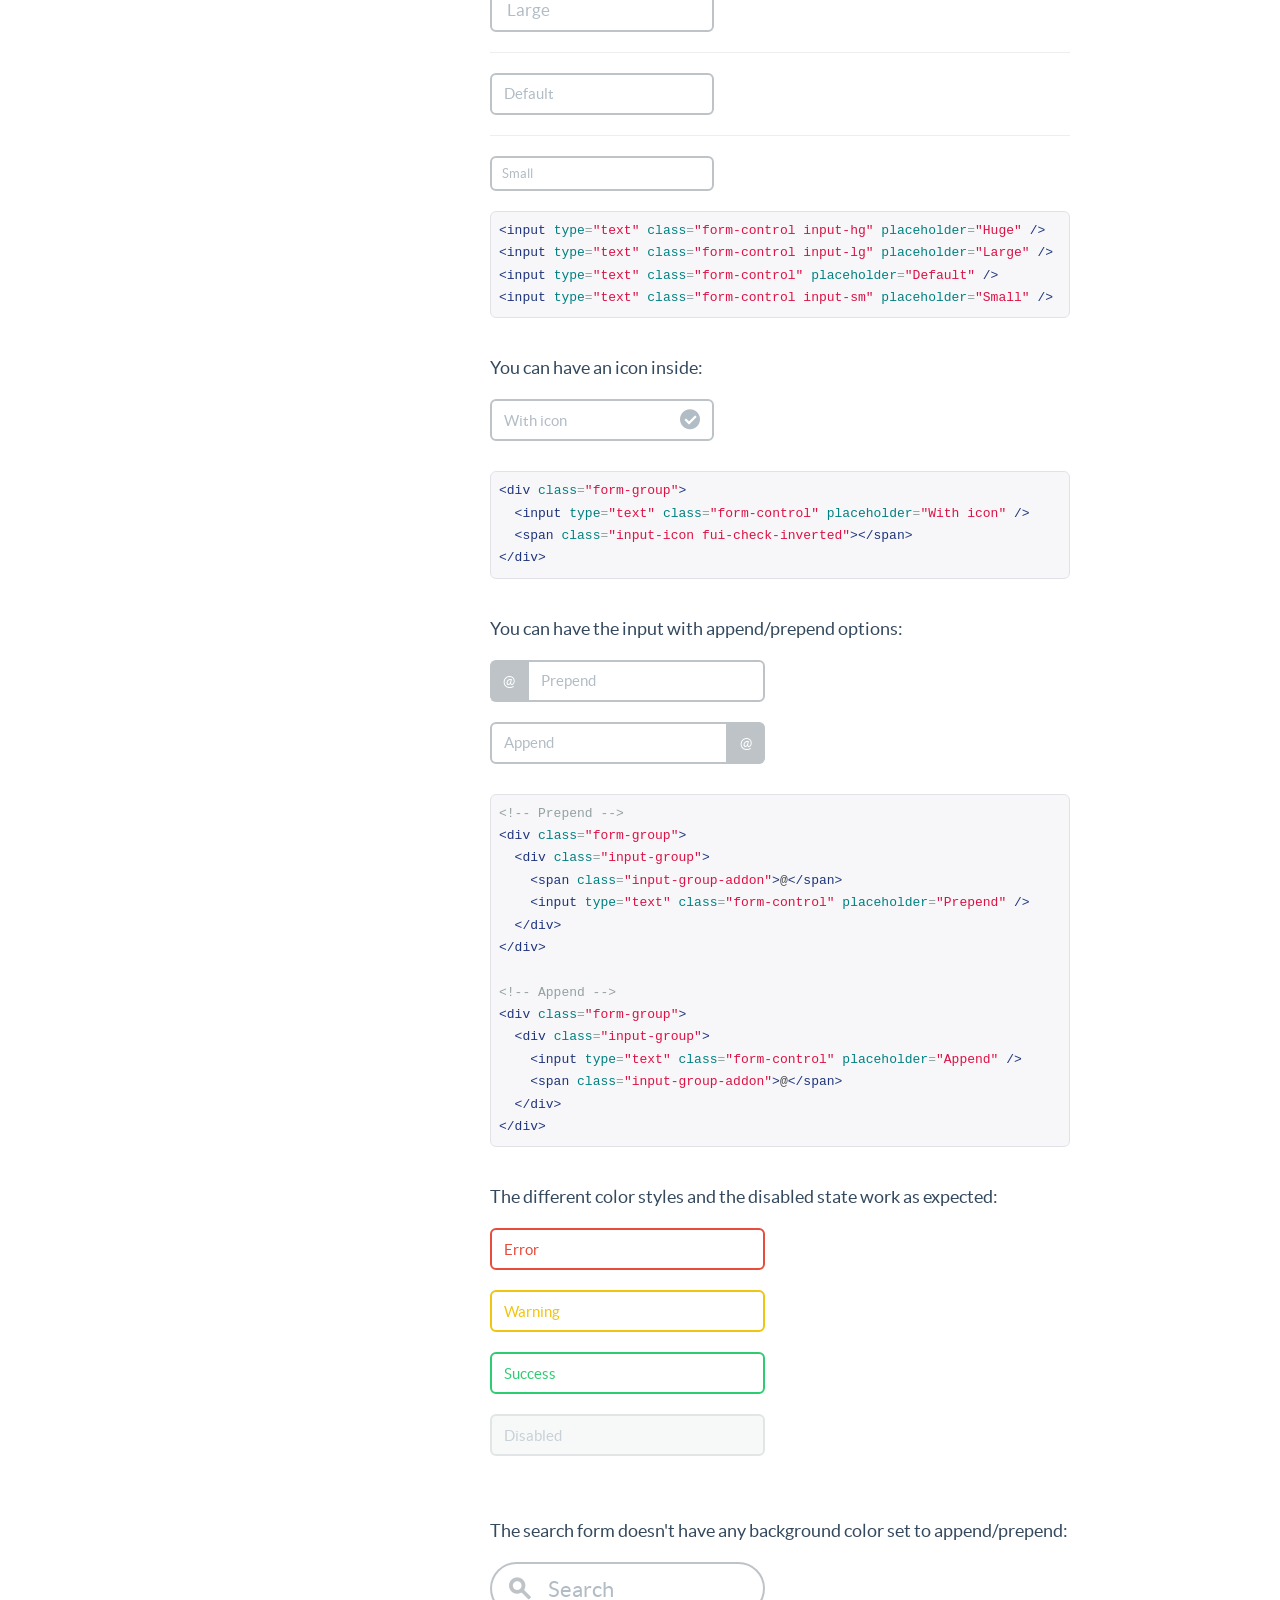
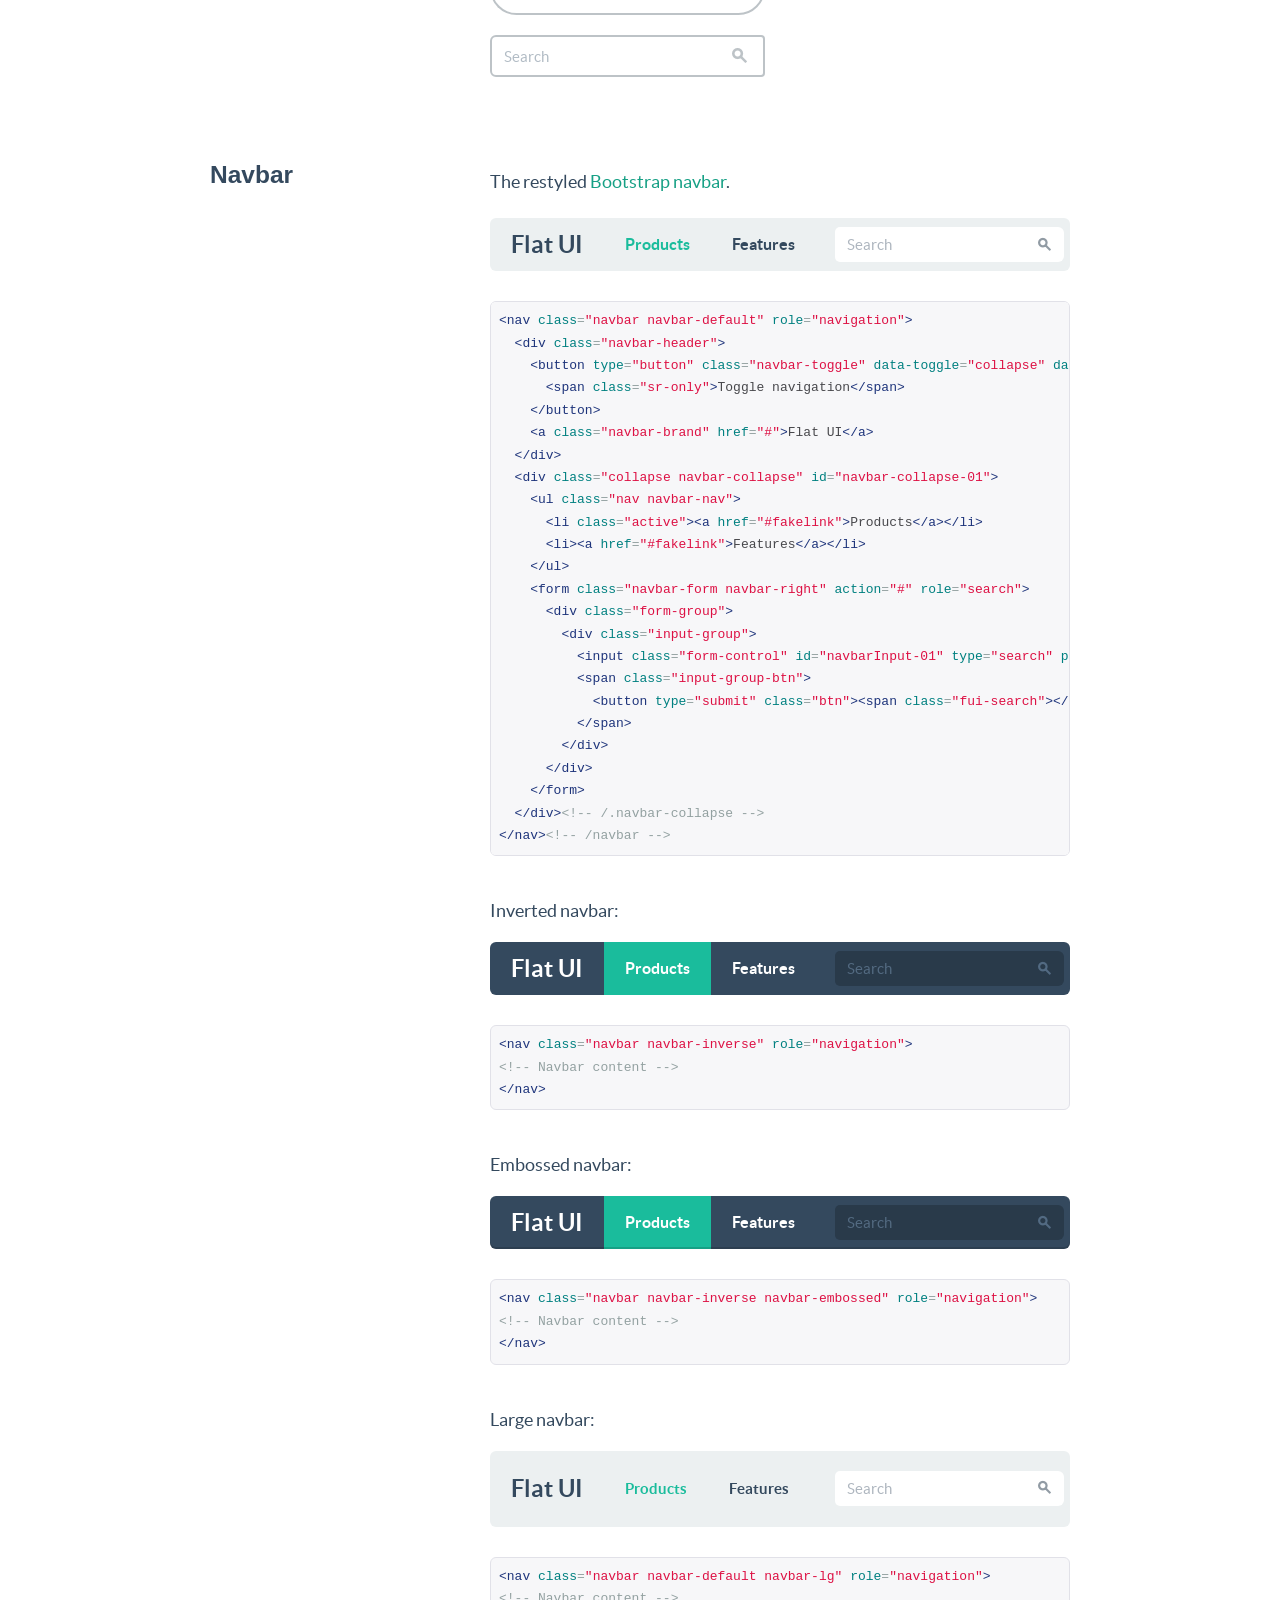
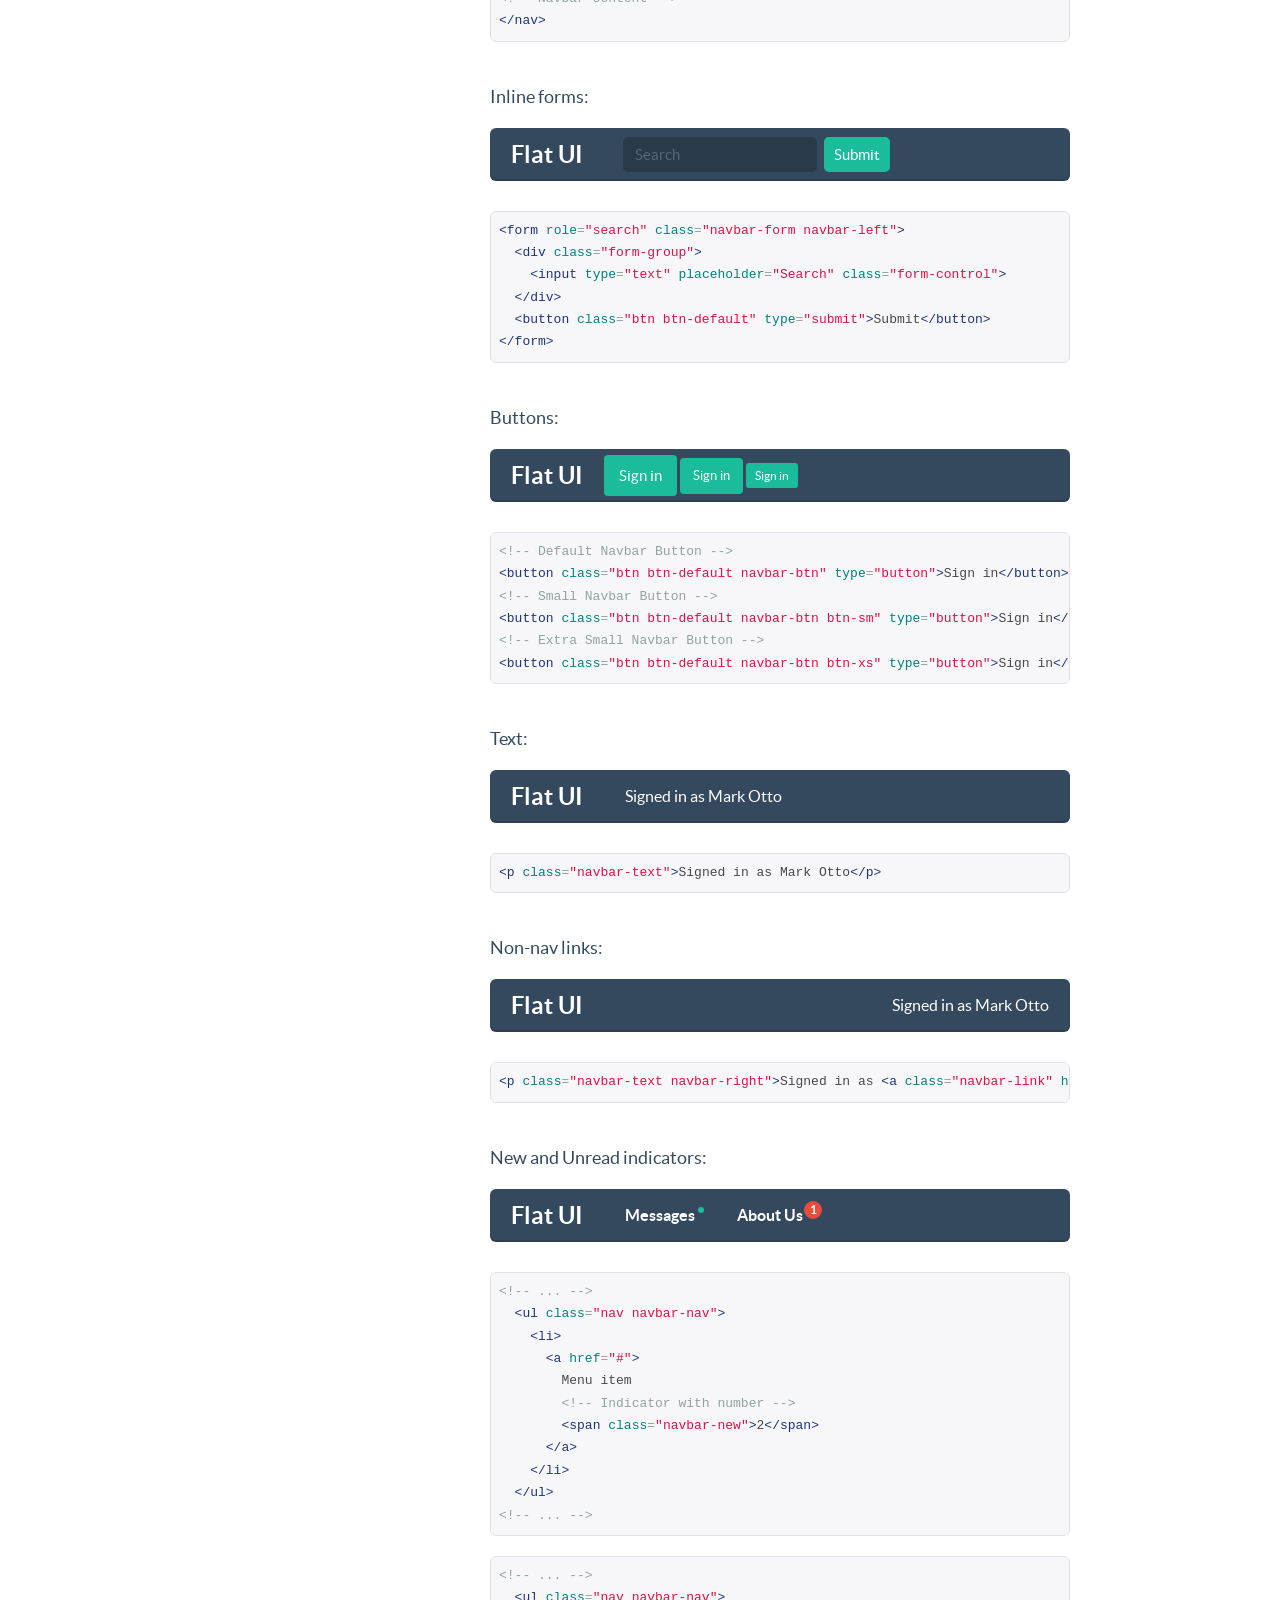
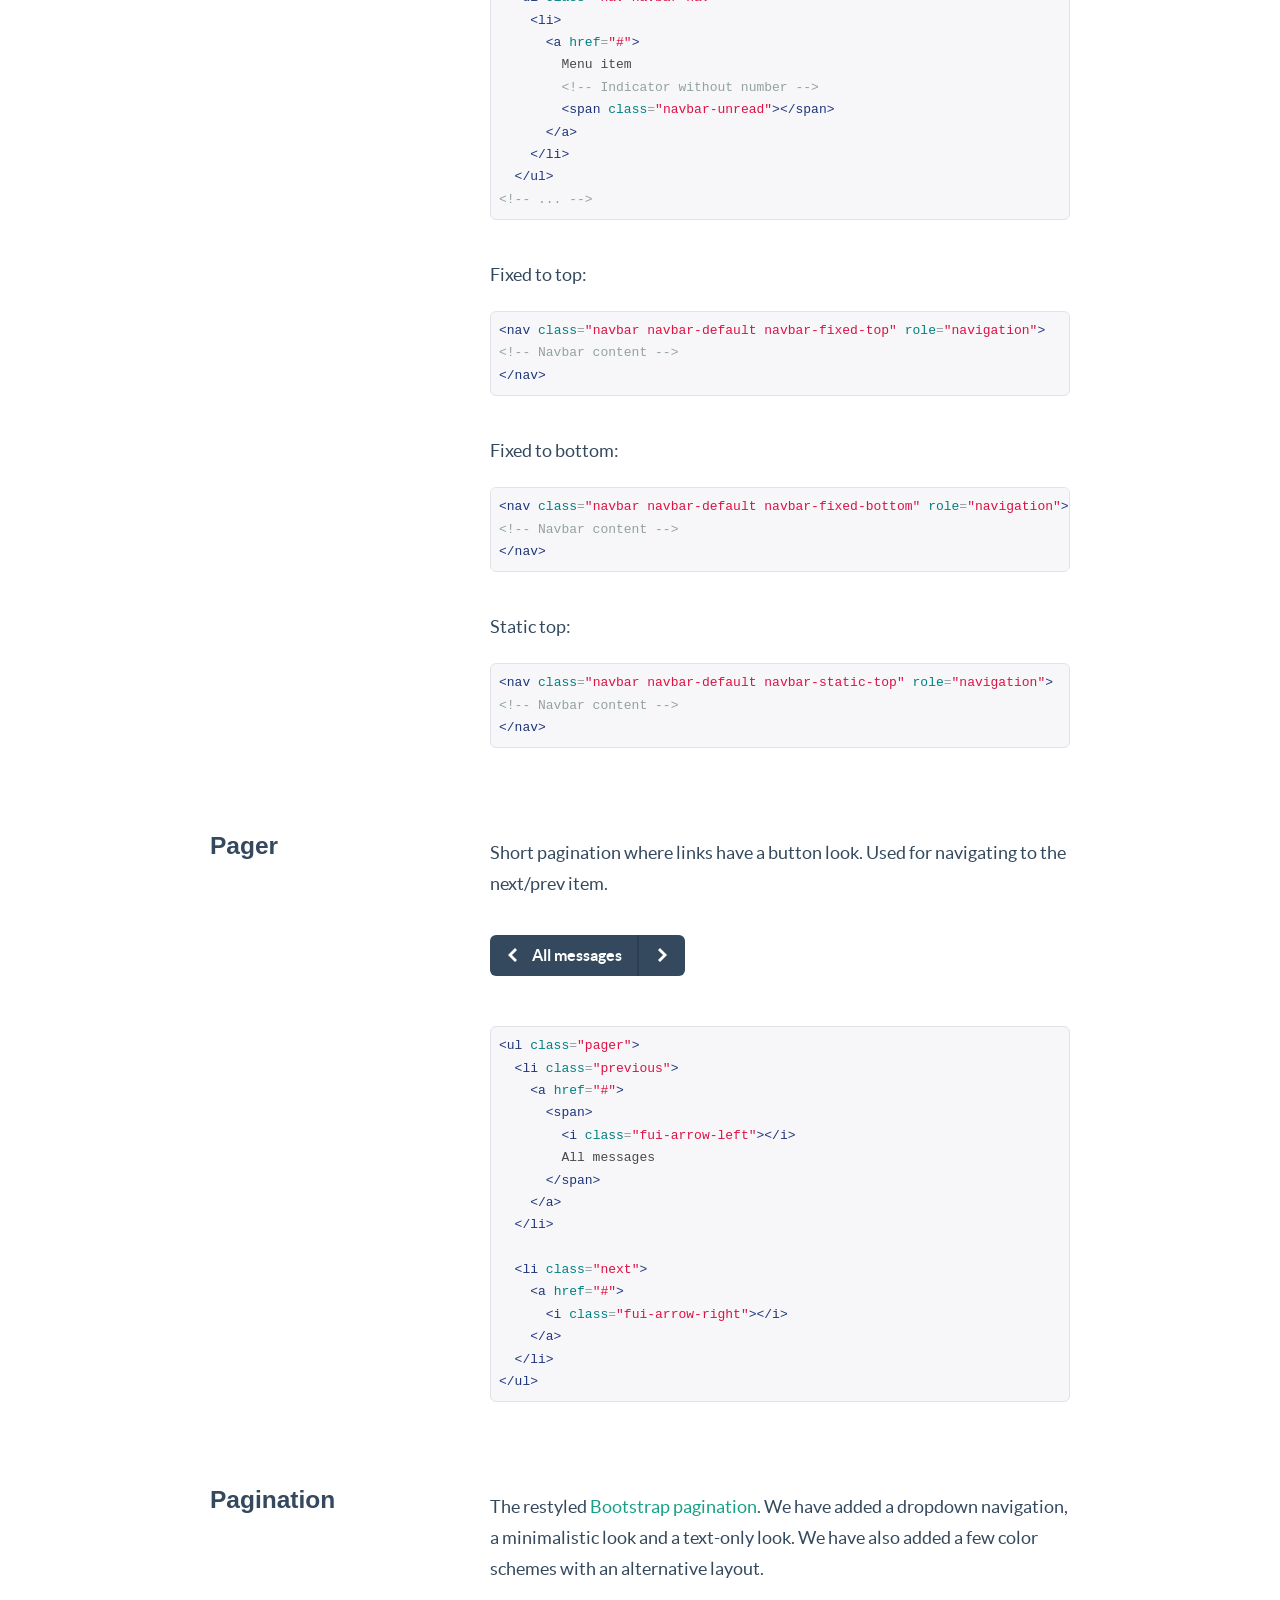
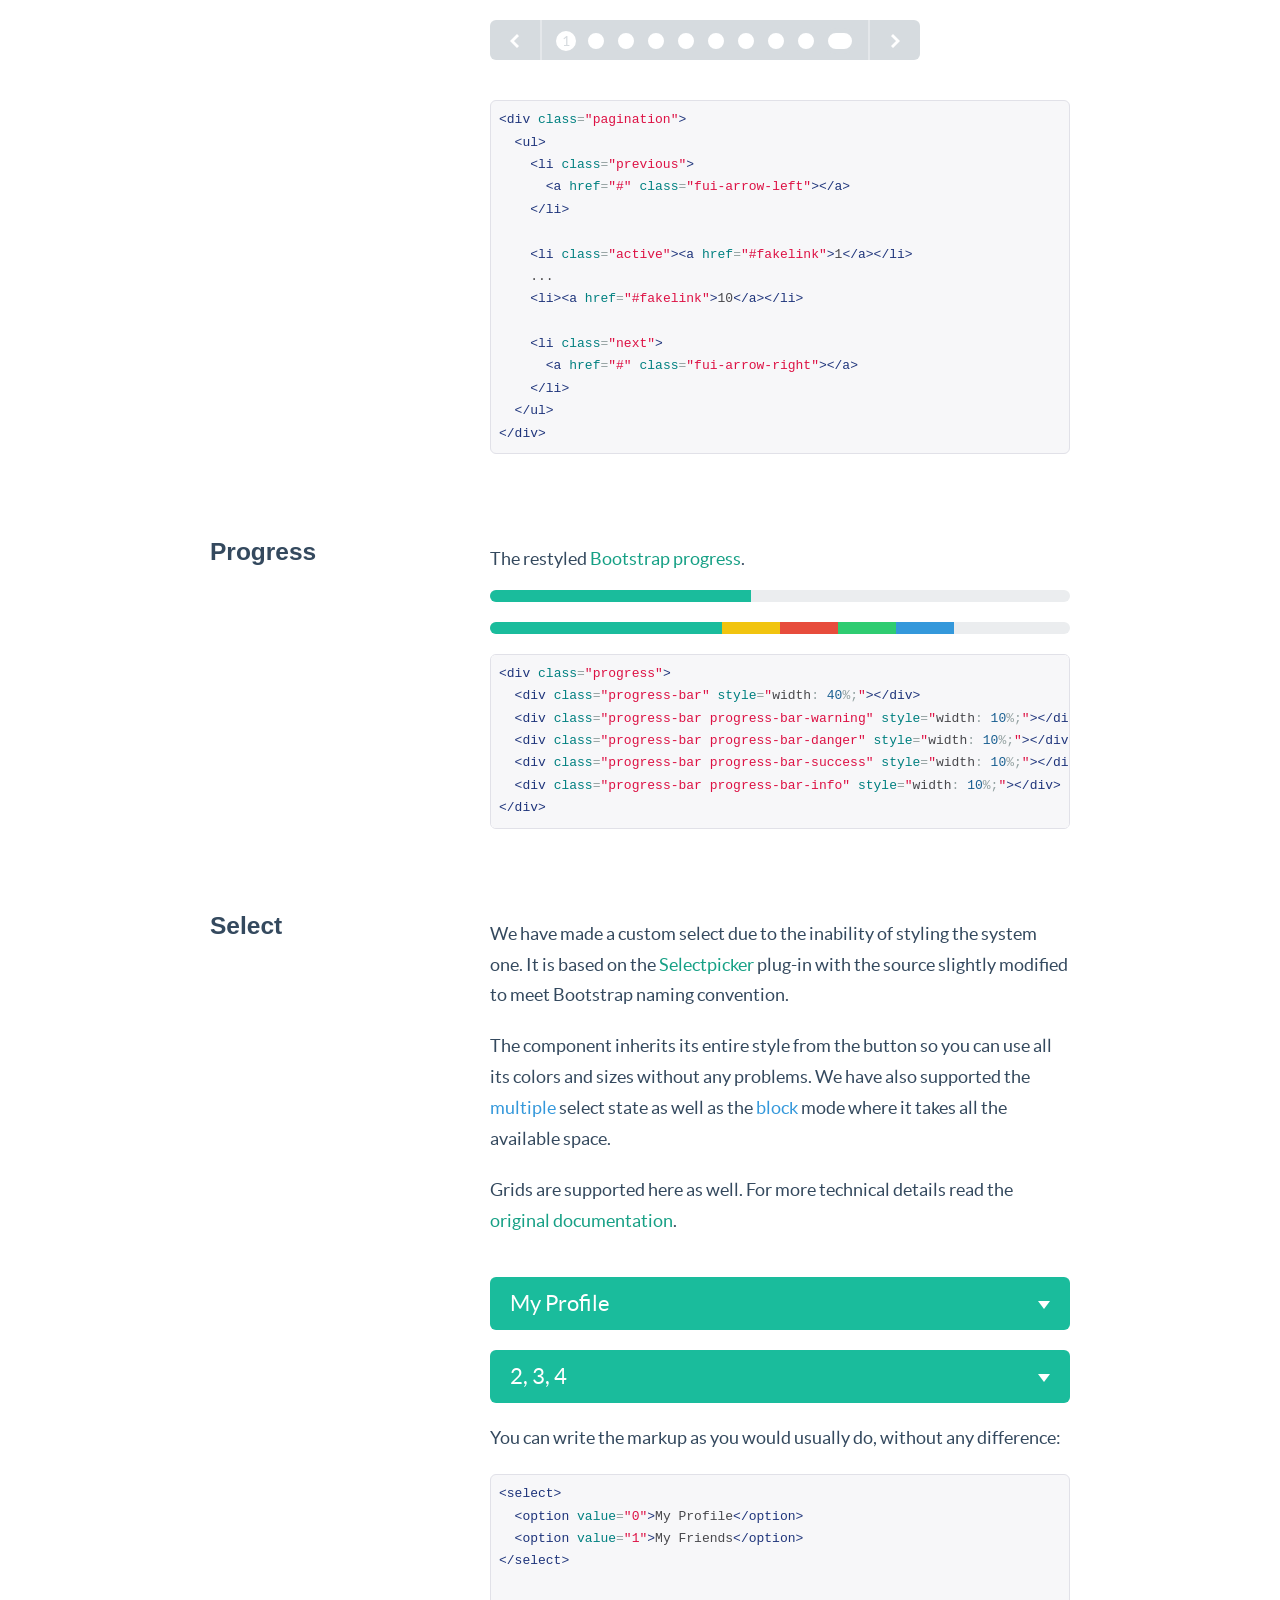
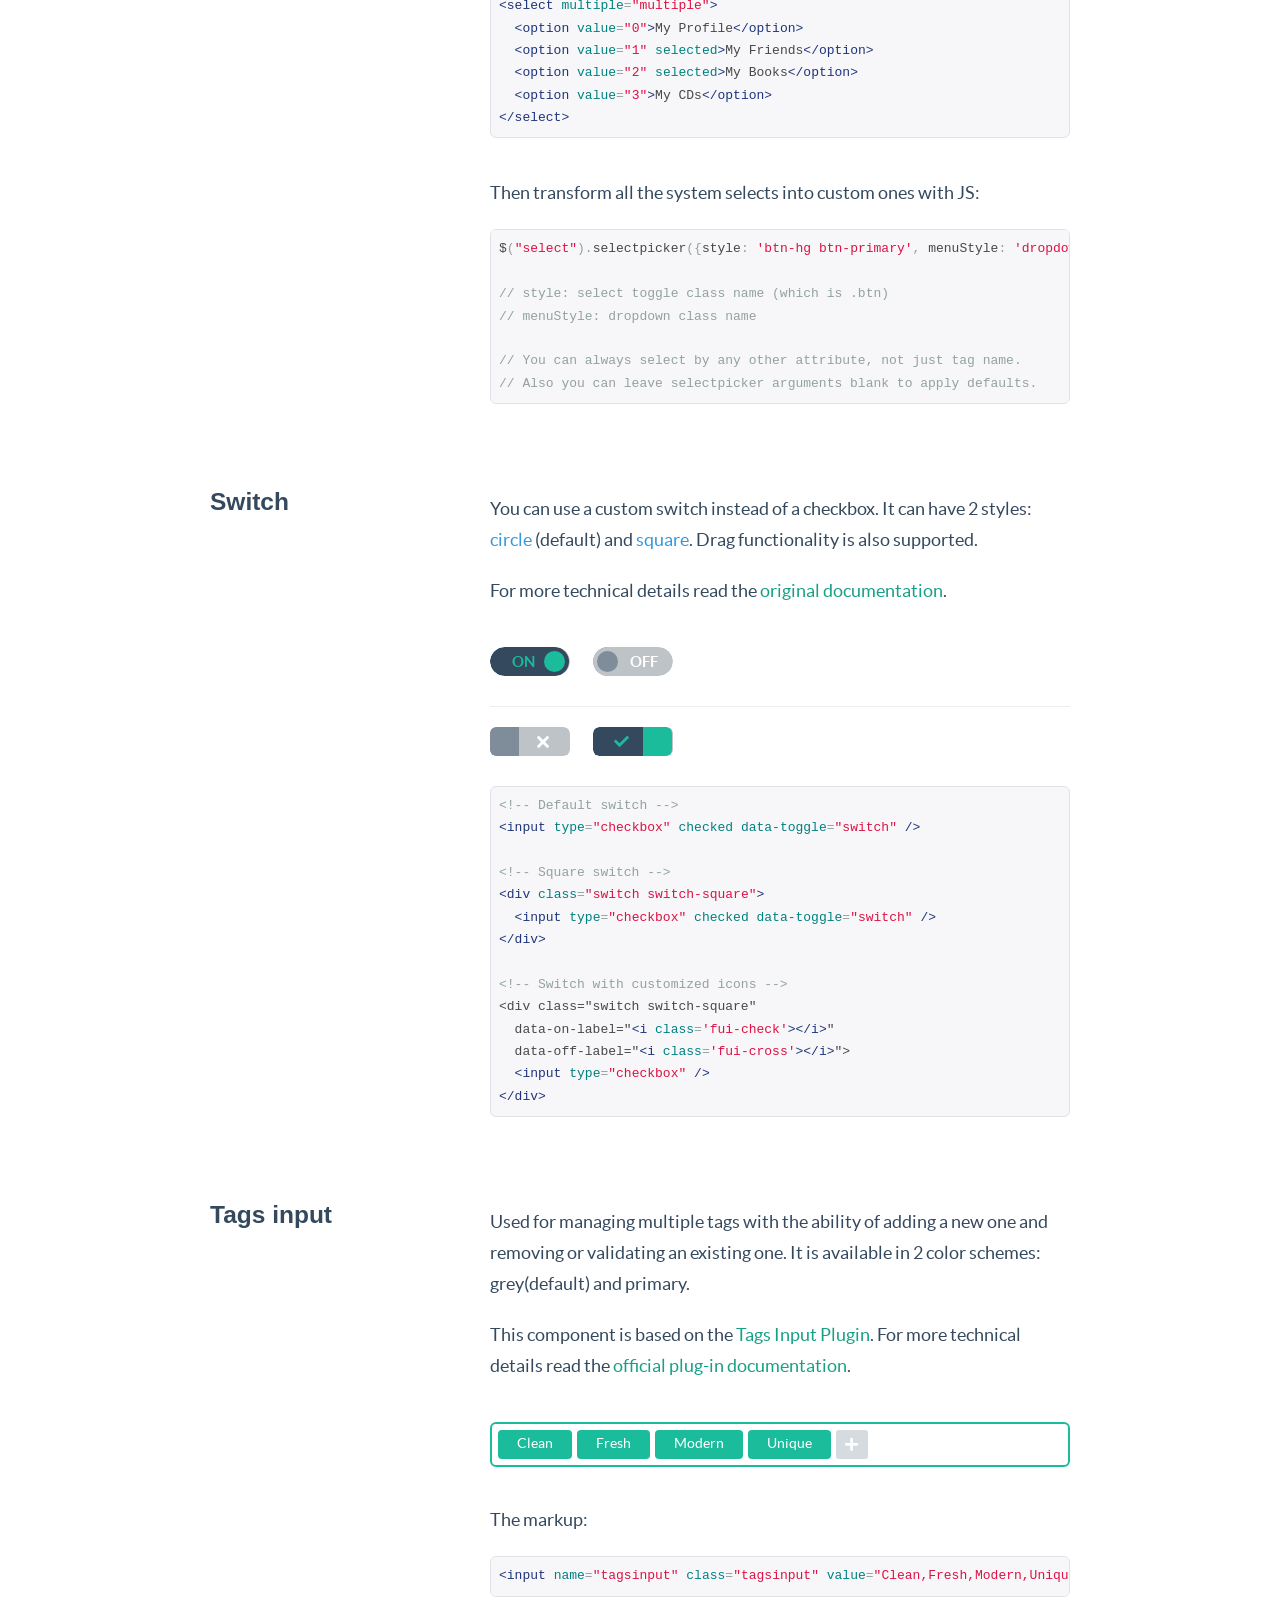
<file: Developer/flat-ui/components.html>
<!DOCTYPE html>
<html lang="en">
  <head>
    <meta charset="utf-8">
    <title>Components &middot; Flat UI Free</title>
    <meta name="viewport" content="width=device-width, initial-scale=1.0">

    <!-- Loading Bootstrap -->
    <link href="bootstrap/css/bootstrap.css" rel="stylesheet">
    <link href="bootstrap/css/prettify.css" rel="stylesheet">

    <!-- Loading Flat UI -->
    <link href="css/flat-ui.css" rel="stylesheet">
    <link href="css/docs.css" rel="stylesheet">

    <link rel="shortcut icon" href="images/favicon.ico">

    <!-- HTML5 shim, for IE6-8 support of HTML5 elements. All other JS at the end of file. -->
    <!--[if lt IE 9]>
      <script src="js/html5shiv.js"></script>
      <script src="js/respond.min.js"></script>
    <![endif]-->
  </head>
  <body>
    <ul class="demo-sidebar hide-on-tablets">
      <li><a href="#fui-button">Buttons</a></li>
      <li><a href="#fui-checkbox">Checkboxes</a></li>
      <li><a href="#fui-radio">Radio buttons</a></li>
      <li><a href="#fui-dropdown">Dropdown</a></li>
      <li><a href="#fui-input">Input</a></li>
      <li><a href="#fui-navbar">Navbar</a></li>
      <li><a href="#fui-pager">Pager</a></li>
      <li><a href="#fui-pagination">Pagination</a></li>
      <li><a href="#fui-progress">Progress</a></li>
      <li><a href="#fui-select">Select</a></li>
      <li><a href="#fui-switch">Switch</a></li>
      <li><a href="#fui-tagsinput">Tags Input</a></li>
      <li><a href="#fui-tooltip">Tooltip</a></li>
      <li><a href="#fui-slider">Slider</a></li>
      <li><a href="#fui-typeahead">Typeahead</a></li>
    </ul> <!-- /nav -->

		<h1 class="demo-headline">Components</h1>		
    <div class="container">    	
    	<div id="fui-button" class="pbl"></div>
    	
      <div class="demo-row">
        <div class="demo-title">
          <h3>Buttons</h3>
        </div>

        <div class="demo-content">
          <p>
            After restyling the <a href="http://getbootstrap.com/css/#buttons">Bootstrap buttons</a>, we have decided to add a new size: <code>btn-hg</code> which will be used for the main call to action buttons on the page:
          </p>
          <p class="mbl">
            <button class="btn btn-hg btn-primary">Huge Button</button>
          </p>
<pre class="prettyprint">
&lt;button class="btn btn-hg btn-primary"&gt;
  Boss Button
&lt;/button&gt;
</pre>

          <p class="ptl">
            In addition, we have added <code>btn-embossed</code> to make buttons look more realistic, but we still prefer them flat.
          </p>
          <p class="mbl">
            <button class="btn btn-embossed btn-primary">Embossed Button</button>
          </p>
<pre class="prettyprint">
&lt;button class="btn btn-embossed btn-primary"&gt;
  Embossed Button
&lt;/button&gt;
</pre>

          <p class="ptl">
            In some cases buttons need to become wider. Yes, we have taken care of that as well:
          </p>
          <p class="mbl">
            <button class="btn btn-wide btn-primary mrm">Save</button>
            <button class="btn btn-wide btn-default">Cancel</button>
          </p>
<pre class="prettyprint">
&lt;button class="btn btn-default btn-wide"&gt;
  Cancel
&lt;/button&gt;
</pre>

          <p class="ptl">
            Another new thing is <code>btn-tip</code>. Use it when you need to highlight a part of the button text:
          </p>
          <p class="mbl">
            <button class="btn btn-primary">
              Save
              <span class="btn-tip">$300</span>
            </button>
          </p>
<pre class="prettyprint">
&lt;button class="btn btn-primary"&gt;
  Save
  &lt;span class="btn-tip"&gt;$300&lt;/span&gt;
&lt;/button&gt;
</pre>

          <p class="ptl">
            As usual you can set different colors:
          </p>
          <p>
	          <button class="btn btn-default mrs">Default</button>
            <button class="btn btn-primary mrs">Primary</button>
            <button class="btn btn-info mrs">Info</button>
            <button class="btn btn-danger mrs">Danger</button>
          </p>
          <p class="mbl">            
            <button class="btn btn-success mrs">Success</button>
            <button class="btn btn-warning mrs">Warning</button>
            <button class="btn btn-inverse mrs">Inverse</button>
          </p>
<pre class="prettyprint">
&lt;button class="btn btn-default"&gt;Default&lt;/button&gt;
&lt;button class="btn btn-primary"&gt;Primary&lt;/button&gt;
&lt;button class="btn btn-info"&gt;Info&lt;/button&gt;
&lt;button class="btn btn-danger"&gt;Danger&lt;/button&gt;
&lt;button class="btn btn-success"&gt;Success&lt;/button&gt;
&lt;button class="btn btn-warning"&gt;Warning&lt;/button&gt;
&lt;button class="btn btn-inverse"&gt;Inverse&lt;/button&gt;
</pre>

          <p>
            Button groups, toolbars, and disabled state also work as expected.
          </p>
        </div>        
      </div><!-- /.demo-row -->
      
			<div id="fui-checkbox" class="pbl"></div>
			
      <div class="demo-row">      	
        <div class="demo-title">
          <h3>Checkboxes</h3>
        </div>

        <div class="demo-content">
          <p>
            Using flat style checkboxes requires a JS plugin which creates all the custom markup for us. Let's take a look:
          </p>
          <label class="checkbox" for="checkbox1">
            <input type="checkbox" value="" id="checkbox1" data-toggle="checkbox">
            Checkbox
          </label>
          <label class="checkbox" for="checkbox2">
            <input type="checkbox" value="" id="checkbox2" checked="checked" data-toggle="checkbox">
            Checkbox
          </label>
          <label class="checkbox" for="checkbox3">
            <input type="checkbox" value="" id="checkbox3" data-toggle="checkbox" disabled="">
            Checkbox
          </label>
          <label class="checkbox" for="checkbox4">
            <input type="checkbox" value="" id="checkbox4" checked="checked" data-toggle="checkbox" disabled="">
            Checkbox
          </label>

          <h6 class="ptl">The Data Attributes:</h6>
<pre class="prettyprint">
&lt;label class="checkbox" for="checkbox1"&gt;
  &lt;input type="checkbox" value="" id="checkbox1" data-toggle="checkbox"&gt;
  Checkbox
&lt;/label&gt;
</pre>

          <h6 class="ptl">Usage via JS:</h6>
<pre class="prettyprint">
$(':checkbox').checkbox();
</pre>

          <div class="pvm">
            <h6>Methods:</h6>
          </div>
          <p class="mbl">
            <strong>.checkbox('toggle')</strong>
            <br/>
            toggles the checkbox state from <span class="text-info">checked</span>
            to <span class="text-info">unchecked</span> and back.
          </p>
          <p class="mbl">
            <strong>.checkbox('check')</strong>
            <br/>
            sets the checkbox state to <span class="text-info">checked</span>.
          </p>
          <p class="mbl">
            <strong>.checkbox('uncheck')</strong>
            <br/>
            sets the checkbox state to <span class="text-info">unchecked</span>.
          </p>
<pre class="prettyprint">
$(':checkbox').checkbox('check');
</pre>

          <div class="pbm ptl">
            <h6>Events:</h6>
          </div>
          <p class="mbl">
            <strong>.on('toggle')</strong>
            <br/>
            Fired when the checkbox state changes between
            <span class="text-info">checked</span> and
            <span class="text-info">unchecked</span>.
          </p>
          <p class="mbl">
            <strong>.on('change')</strong>
            <br/>
            Same as <span class="text-info">toggle</span>.
          </p>
<pre class="prettyprint">
$(':checkbox').on('toggle', function() {
  // Do something
});
</pre>          
          
        </div> <!-- /.demo-content -->
      </div> <!-- /.demo-row -->
      
      <div id="fui-radio" class="pbl"></div>

      <div class="demo-row">
        <div class="demo-title">
          <h3>Radio buttons</h3>
        </div>

        <div class="demo-content">
          <p>
            Styling radio buttons also requires using a JS plugin. We have tried making things easy so you won't have to spend a huge amount of time playing around with custom&nbsp;components.
          </p>
          <label class="radio">
            <input type="radio" name="group1" value="1" data-toggle="radio">
            Radio is off
          </label>
          <label class="radio">
            <input type="radio" name="group1" value="2" data-toggle="radio" checked>
            Radio is on
          </label>
          <label class="radio">
            <input type="radio" name="group2" value="1" data-toggle="radio" disabled>
            Radio is off
          </label>
          <label class="radio">
            <input type="radio" name="group2" value="2" data-toggle="radio" disabled checked>
            Radio is on
          </label>

          <h6 class="ptl">The Data Attributes:</h6>
<pre class="prettyprint">
&lt;label class="radio"&gt;
  &lt;input type="radio" name="group1" value="1" data-toggle="radio"&gt;
  Radio is off
&lt;/label&gt;

&lt;label class="radio"&gt;
  &lt;input type="radio" name="group1" value="2" data-toggle="radio" checked&gt;
  Radio is on
&lt;/label&gt;
</pre>

          <h6 class="ptl">The JS:</h6>
<pre class="prettyprint">
$(':radio').radio();
</pre>

          <div class="pvm">
            <h6>Methods:</h6>
          </div>
          <p class="mbl">
            <strong>.radio('check')</strong>
            <br/>
            sets the radio button state to <span class="text-info">checked</span>.
          </p>
          <p class="mbl">
            <strong>.radio('uncheck')</strong>
            <br/>
            sets the radio state to <span class="text-info">unchecked</span>.
          </p>
<pre class="prettyprint">
$(':radio').radio('check');
</pre>

          <div class="pbm ptl">
            <h6>Events:</h6>
          </div>
          <p class="mbl">
            <strong>.on('toggle')</strong>
            <br/>
            Fired when the radio button state changes between
            <span class="text-info">checked</span> and
            <span class="text-info">unchecked</span>.
          </p>
          <p class="mbl">
            <strong>.on('change')</strong>
            <br/>
            Same as <span class="text-info">toggle</span> with just one difference &mdash; the event is fired for each radio button that gets a state change.
          </p>
<pre class="prettyprint">
$(':radio').on('toggle', function() {
  // Do something
});
</pre>
        </div> <!-- /.demo-content -->
      </div> <!-- /.demo-row -->
    </div><!-- /.container -->

		

    <div class="container ptl">    	
    	<div id="fui-dropdown" class="pbl"></div>
    
      <div class="demo-row">
        <div class="demo-title">
          <h3>Dropdown</h3>
        </div>

        <div class="demo-content">
          <p class="mbl">
            The same <a href="http://getbootstrap.com/components/#dropdowns">Bootstrap dropdown</a> is used as a part of the <code>select</code>, <code>btn-group</code>, <code>nav-tabs</code> and eventually other components to present information as a menu.
          </p>

          <p class="mbl">
            Notice <code>dropdown-arrow</code>, which is needed when you want to add a small triangle that visually connects the clickable element with the dropdown menu.
          </p>

          <select name="info" class="mbn">
            <optgroup label="Profile">
              <option value="0">My Profile</option>
              <option value="1">My Friends</option>
            </optgroup>
            <optgroup label="System">
              <option value="2">Messages</option>
              <option value="3">My Settings</option>
              <option value="4" class="highlighted">Logout</option>
            </optgroup>
          </select>

          <hr/>
          
          <div class="row">
          	<div class="col-md-3">
	          	<div class="dropdown">
		          	<button class="btn btn-primary dropdown-toggle" data-toggle="dropdown">Dropdown<span class="caret"></span></button>
							  <span class="dropdown-arrow dropdown-arrow-inverse"></span>
		            <ul class="dropdown-menu dropdown-inverse">
		              <li><a href="#fakelink">Sub Menu Element</a></li>
		              <li><a href="#fakelink">Sub Menu Element</a></li>
		              <li><a href="#fakelink">Sub Menu Element</a></li>
		            </ul>
							</div>
          	</div>
          </div>
          

          <div class="pvl">
<pre class="prettyprint">
&lt;!-- Default look --&gt;
&lt;div class="dropdown"&gt;
  &lt;button class="btn btn-primary dropdown-toggle" data-toggle="dropdown">Dropdown&lt;span class="caret"&gt;&lt;/span&gt;&lt;/button&gt;
  &lt;span class="dropdown-arrow"&gt;&lt;/span&gt;
  &lt;ul class="dropdown-menu"&gt;
    &lt;li&gt;&lt;a href="#fakelink">Sub Menu Element&lt;/a&gt;&lt;/li&gt;
    &lt;li&gt;&lt;a href="#fakelink">Sub Menu Element&lt;/a&gt;&lt;/li&gt;
    &lt;li&gt;&lt;a href="#fakelink">Sub Menu Element&lt;/a&gt;&lt;/li&gt;
  &lt;/u&gt;
&lt;/div&gt;

&lt;!-- Inverse look --&gt;
&lt;div class="dropdown"&gt;
  &lt;button class="btn btn-primary dropdown-toggle" data-toggle="dropdown">Dropdown&lt;span class="caret"&gt;&lt;/span&gt;&lt;/button&gt;
  &lt;span class="dropdown-arrow dropdown-arrow-inverse"&gt;&lt;/span&gt;
  &lt;ul class="dropdown-menu dropdown-inverse"&gt;
    &lt;li&gt;&lt;a href="#fakelink">Sub Menu Element&lt;/a&gt;&lt;/li&gt;
    &lt;li&gt;&lt;a href="#fakelink">Sub Menu Element&lt;/a&gt;&lt;/li&gt;
    &lt;li&gt;&lt;a href="#fakelink">Sub Menu Element&lt;/a&gt;&lt;/li&gt;
  &lt;/u&gt;
&lt;/div&gt;
</pre>
          </div>

          <p>
            To highlight the information we added 2 additional states for the dropdown-menu items: <code>selected</code> and <code>highlighted</code>:
          </p>
<pre class="prettyprint">
&lt;ul class="dropdown-menu"&gt;
  &lt;li class="selected"&gt;
    &lt;a href="#"&gt;Item&lt;/a&gt;
  &lt;/li&gt;

  &lt;li class="highlighted"&gt;
    &lt;a href="#"&gt;Item&lt;/a&gt;
  &lt;/li&gt;
&lt;/ul&gt;
</pre>
        </div> <!-- /.demo-content -->
      </div> <!-- /.demo-row -->

			<div id="fui-input" class="pbl"></div>

      <div class="demo-row">
        <div class="demo-title">
          <h3>Input</h3>
        </div>

        <div class="demo-content">
          <p class="mbl">
            The restyled <a href="http://getbootstrap.com/css/#forms">Bootstrap input</a>. Add <span class="text-info">flat</span> as an additional class to completely remove the borders:
          </p>
					
					<div class="row">
						<div class="col-lg-5">
							<input type="text" value="" placeholder="Enter something" class="form-control" />
						</div>
					</div>
					<hr />
					<div class="row">
						<div class="col-lg-5">
							<input type="text" value="" placeholder="Enter something" class="form-control flat" />
						</div>
					</div>
<pre class="prettyprint mtl">
&lt;!-- Default input --&gt;
&lt;input type="text" placeholder="Enter something" class="form-control" /&gt;

&lt;!-- Without borders --&gt;
&lt;input type="text" placeholder="Enter something" class="form-control flat" /&gt;
</pre>

          <p class="ptl">And few sizes:</p>
          <div class="row">
          	<div class="col-lg-5">
	          	<input type="text" value="" placeholder="Huge" class="form-control input-hg" />
          	</div>
          </div>
          <hr />
          <div class="row">
          	<div class="col-lg-5">
	          	<input type="text" value="" placeholder="Large" class="form-control input-lg" />
          	</div>
          </div>
          <hr />
          <div class="row">
          	<div class="col-lg-5">
	          	<input type="text" value="" placeholder="Default" class="form-control" />
          	</div>
          </div>
          <hr />
          <div class="row">
          	<div class="col-lg-5">
	          	<input type="text" value="" placeholder="Small" class="form-control input-sm" />
          	</div>
          </div>
<pre class="prettyprint mtl">
&lt;input type="text" class="form-control input-hg" placeholder="Huge" /&gt;
&lt;input type="text" class="form-control input-lg" placeholder="Large" /&gt;
&lt;input type="text" class="form-control" placeholder="Default" /&gt;
&lt;input type="text" class="form-control input-sm" placeholder="Small" /&gt;
</pre>

          <p class="ptl">You can have an icon inside:</p>
          <div class="row">
          	<div class="col-lg-5">
	          	<div class="form-group">
	              <input type="text" value="" placeholder="With icon" class="form-control" />
	              <span class="input-icon fui-check-inverted"></span>
	            </div>
          	</div>            
          </div>
<pre class="prettyprint mtm">
&lt;div class="form-group"&gt;
  &lt;input type="text" class="form-control" placeholder="With icon" /&gt;
  &lt;span class="input-icon fui-check-inverted"&gt;&lt;/span&gt;
&lt;/div&gt;
</pre>

        <p class="ptl">You can have the input with append/prepend options:</p>
          <div class="row">
            <div class="col-lg-6">
              <div class="form-group">
                <div class="input-group">
                  <span class="input-group-addon">@</span>
                  <input class="form-control" type="text" placeholder="Prepend" />
                </div>
              </div>              
            </div>
          </div>
          
          <div class="row">
            <div class="col-lg-6">
              <div class="form-group">
                <div class="input-group">                 
                  <input class="form-control" type="text" placeholder="Append" />
                  <span class="input-group-addon">@</span>
                </div>
              </div>              
            </div>
          </div>

<pre class="prettyprint mtm">
&lt;!-- Prepend --&gt;
&lt;div class="form-group"&gt;
  &lt;div class="input-group"&gt;
    &lt;span class="input-group-addon"&gt;@&lt;/span&gt;
    &lt;input type="text" class="form-control" placeholder="Prepend" /&gt;
  &lt;/div&gt;  
&lt;/div&gt;

&lt;!-- Append --&gt;
&lt;div class="form-group"&gt;
  &lt;div class="input-group"&gt;
    &lt;input type="text" class="form-control" placeholder="Append" /&gt;
    &lt;span class="input-group-addon"&gt;@&lt;/span&gt;
  &lt;/div&gt;
&lt;/div&gt;
</pre>

          <p class="ptl">
            The different color styles and the disabled state work as expected:
            <div class="row">
            	<div class="col-lg-6">
	            	<div class="form-group has-error">
		              <input class="form-control" type="text" placeholder="Error" />
		            </div>
            	</div>
            </div>
            <div class="row">
            	<div class="col-lg-6">
	            	<div class="form-group has-warning">
		              <input class="form-control" type="text" placeholder="Warning" />
		            </div>
            	</div>
            </div>
            <div class="row">
            	<div class="col-lg-6">
	            	<div class="form-group has-success">
		              <input class="form-control" type="text" placeholder="Success" />
		            </div>
            	</div>
            </div>
            <div class="row">
            	<div class="col-lg-6">
	            	<div class="form-group">
		              <input class="form-control" type="text" placeholder="Disabled" disabled />
		            </div>
            	</div>
            </div>
          </p>

          <p class="ptl mtl">
            The search form doesn't have any background color set to append/prepend:
          </p>
          <div class="row">
            <div class="col-lg-6">
              <div class="form-group">
                <div class="input-group input-group-hg input-group-rounded">
                  <span class="input-group-btn">
                    <button type="submit" class="btn"><span class="fui-search"></span></button>
                  </span>              
                  <input type="text" class="form-control" placeholder="Search" id="search-query-2">
                </div>
              </div>
            </div>
          </div>          

          <div class="row">
            <div class="col-lg-6">
              <div class="form-group">
                <div class="input-group">                               
                  <input type="text" class="form-control" placeholder="Search" id="search-query-3">
                  <span class="input-group-btn">
                    <button type="submit" class="btn"><span class="fui-search"></span></button>
                  </span>
                </div>
              </div>
            </div>
          </div>
          
        </div> <!-- /.demo-content -->
      </div> <!-- /.demo-row -->

			<div id="fui-navbar" class="pbl"></div>

      <div class="demo-row">
        <div class="demo-title">
          <h3>Navbar</h3>
        </div>
        <div class="demo-content">
          <p class="mbl">
            The restyled <a href="http://getbootstrap.com/components/#navbar">Bootstrap navbar</a>.
          </p>

          <nav class="navbar navbar-default" role="navigation">
            <div class="navbar-header">
              <button type="button" class="navbar-toggle" data-toggle="collapse" data-target="#navbar-collapse-01">
                <span class="sr-only">Toggle navigation</span>
              </button>
              <a class="navbar-brand" href="#">Flat UI</a>
            </div>
            <div class="collapse navbar-collapse" id="navbar-collapse-01">
              <ul class="nav navbar-nav">           
                <li class="active"><a href="#fakelink">Products</a></li>
                <li><a href="#fakelink">Features</a></li>
               </ul>          
              <form class="navbar-form navbar-right" action="#" role="search" style="width: 250px">
                <div class="form-group">
                  <div class="input-group">
                    <input class="form-control" id="navbarInput-01" type="search" placeholder="Search">
                    <span class="input-group-btn">
                      <button type="submit" class="btn"><span class="fui-search"></span></button>
                    </span>            
                  </div>
                </div>               
              </form>
            </div><!-- /.navbar-collapse -->
          </nav><!-- /navbar -->
          
<pre class="prettyprint mvl">
&lt;nav class="navbar navbar-default" role="navigation"&gt;
  &lt;div class="navbar-header"&gt;
    &lt;button type="button" class="navbar-toggle" data-toggle="collapse" data-target="#navbar-collapse-01"&gt;
      &lt;span class="sr-only"&gt;Toggle navigation&lt;/span&gt;
    &lt;/button&gt;
    &lt;a class="navbar-brand" href="#"&gt;Flat UI&lt;/a&gt;
  &lt;/div&gt;
  &lt;div class="collapse navbar-collapse" id="navbar-collapse-01"&gt;
    &lt;ul class="nav navbar-nav"&gt;           
      &lt;li class="active"&gt;&lt;a href="#fakelink"&gt;Products&lt;/a&gt;&lt;/li&gt;
      &lt;li&gt;&lt;a href="#fakelink"&gt;Features&lt;/a&gt;&lt;/li&gt;
    &lt;/ul&gt;           
    &lt;form class="navbar-form navbar-right" action="#" role="search"&gt;
      &lt;div class="form-group"&gt;
        &lt;div class="input-group"&gt;
          &lt;input class="form-control" id="navbarInput-01" type="search" placeholder="Search"&gt;
          &lt;span class="input-group-btn"&gt;
            &lt;button type="submit" class="btn"&gt;&lt;span class="fui-search"&gt;&lt;/span&gt;&lt;/button&gt;
          &lt;/span&gt;            
        &lt;/div&gt;
      &lt;/div&gt;               
    &lt;/form&gt;
  &lt;/div>&lt;!-- /.navbar-collapse --&gt;
&lt;/nav>&lt;!-- /navbar --&gt;
</pre>

        <p class="ptl">Inverted navbar:</p>
        <nav class="navbar navbar-inverse" role="navigation">
          <div class="navbar-header">
            <button type="button" class="navbar-toggle" data-toggle="collapse" data-target="#navbar-collapse-02">
              <span class="sr-only">Toggle navigation</span>
            </button>
            <a class="navbar-brand" href="#">Flat UI</a>
          </div>
          <div class="collapse navbar-collapse" id="navbar-collapse-02">
            <ul class="nav navbar-nav">           
              <li class="active"><a href="#fakelink">Products</a></li>
              <li><a href="#fakelink">Features</a></li>
             </ul>          
            <form class="navbar-form navbar-right" action="#" role="search" style="width: 250px">
              <div class="form-group">
                <div class="input-group">
                  <input class="form-control" id="navbarInput-01" type="search" placeholder="Search">
                  <span class="input-group-btn">
                    <button type="submit" class="btn"><span class="fui-search"></span></button>
                  </span>            
                </div>
              </div>               
            </form>
          </div><!-- /.navbar-collapse -->
        </nav><!-- /navbar -->

<pre class="prettyprint mvl">
&lt;nav class="navbar navbar-inverse" role="navigation"&gt;
&lt;!-- Navbar content --&gt;
&lt;/nav&gt;
</pre>


        <p class="ptl">Embossed navbar:</p>
        <nav class="navbar navbar-inverse navbar-embossed" role="navigation">
          <div class="navbar-header">
            <button type="button" class="navbar-toggle" data-toggle="collapse" data-target="#navbar-collapse-02">
              <span class="sr-only">Toggle navigation</span>
            </button>
            <a class="navbar-brand" href="#">Flat UI</a>
          </div>
          <div class="collapse navbar-collapse" id="navbar-collapse-02">
            <ul class="nav navbar-nav">           
              <li class="active"><a href="#fakelink">Products</a></li>
              <li><a href="#fakelink">Features</a></li>
             </ul>          
            <form class="navbar-form navbar-right" action="#" role="search" style="width: 250px">
              <div class="form-group">
                <div class="input-group">
                  <input class="form-control" id="navbarInput-01" type="search" placeholder="Search">
                  <span class="input-group-btn">
                    <button type="submit" class="btn"><span class="fui-search"></span></button>
                  </span>            
                </div>
              </div>               
            </form>
          </div><!-- /.navbar-collapse -->
        </nav><!-- /navbar -->

<pre class="prettyprint mvl">
&lt;nav class="navbar navbar-inverse navbar-embossed" role="navigation"&gt;
&lt;!-- Navbar content --&gt;
&lt;/nav&gt;
</pre>

        <p class="ptl">Large navbar:</p>
        <nav class="navbar navbar-default navbar-lg" role="navigation">
          <div class="navbar-header">
            <button type="button" class="navbar-toggle" data-toggle="collapse" data-target="#navbar-collapse-03">
              <span class="sr-only">Toggle navigation</span>
            </button>
            <a class="navbar-brand" href="#">Flat UI</a>
          </div>
          <div class="collapse navbar-collapse" id="navbar-collapse-03">
            <ul class="nav navbar-nav">           
              <li class="active"><a href="#fakelink">Products</a></li>
              <li><a href="#fakelink">Features</a></li>
             </ul>          
            <form class="navbar-form navbar-right" action="#" role="search" style="width: 250px">
              <div class="form-group">
                <div class="input-group">
                  <input class="form-control" id="navbarInput-01" type="search" placeholder="Search">
                  <span class="input-group-btn">
                    <button type="submit" class="btn"><span class="fui-search"></span></button>
                  </span>            
                </div>
              </div>               
            </form>
          </div><!-- /.navbar-collapse -->
        </nav><!-- /navbar -->
        
<pre class="prettyprint mvl">
&lt;nav class="navbar navbar-default navbar-lg" role="navigation"&gt;
&lt;!-- Navbar content --&gt;
&lt;/nav&gt;
</pre>      

        <p class="ptl">Inline forms:</p>
        <nav role="navigation" class="navbar navbar-inverse navbar-embossed">
          <div class="navbar-header">
            <button data-target="#navbar-collapse-04" data-toggle="collapse" class="navbar-toggle" type="button">
              <span class="sr-only">Toggle navigation</span>
            </button>
            <a href="#" class="navbar-brand">Flat UI</a>
          </div>
          <div id="navbar-collapse-04" class="collapse navbar-collapse">
            <form role="search" class="navbar-form navbar-left">
              <div class="form-group">
                <input type="text" placeholder="Search" class="form-control">
              </div>
              <button class="btn btn-default" type="submit">Submit</button>
            </form>
          </div>
        </nav>  

<pre class="prettyprint mvl">
&lt;form role="search" class="navbar-form navbar-left"&gt;
  &lt;div class="form-group"&gt;
    &lt;input type="text" placeholder="Search" class="form-control"&gt;
  &lt;/div&gt;
  &lt;button class="btn btn-default" type="submit"&gt;Submit&lt;/button&gt;
&lt;/form&gt;
</pre>

        <p class="ptl">Buttons:</p>
        <nav role="navigation" class="navbar navbar-inverse navbar-embossed">
          <div class="navbar-header">
            <button data-target="#navbar-collapse-05" data-toggle="collapse" class="navbar-toggle" type="button">
            </button>
            <a href="#" class="navbar-brand">Flat UI</a>
          </div>
          <div id="navbar-collapse-05" class="collapse navbar-collapse">
            <button class="btn btn-default navbar-btn" type="button">Sign in</button>
            <button class="btn btn-default navbar-btn btn-sm" type="button">Sign in</button>
            <button class="btn btn-default navbar-btn btn-xs" type="button">Sign in</button>
          </div>
        </nav>  
        
<pre class="prettyprint mvl">
&lt;!-- Default Navbar Button --&gt;
&lt;button class="btn btn-default navbar-btn" type="button"&gt;Sign in&lt;/button&gt;
&lt;!-- Small Navbar Button --&gt;
&lt;button class="btn btn-default navbar-btn btn-sm" type="button"&gt;Sign in&lt;/button&gt;
&lt;!-- Extra Small Navbar Button --&gt;
&lt;button class="btn btn-default navbar-btn btn-xs" type="button"&gt;Sign in&lt;/button&gt;
</pre>                      

        <p class="ptl">Text:</p>
        <nav role="navigation" class="navbar navbar-inverse navbar-embossed">
          <div class="navbar-header">
            <button data-target="#navbar-collapse-06" data-toggle="collapse" class="navbar-toggle" type="button">
            </button>
            <a href="#" class="navbar-brand">Flat UI</a>
          </div>
          <div id="navbar-collapse-06" class="collapse navbar-collapse">
            <p class="navbar-text">Signed in as Mark Otto</p>
          </div>
        </nav>  
        
<pre class="prettyprint mvl">
&lt;p class="navbar-text"&gt;Signed in as Mark Otto&lt;/p&gt;
</pre>

        <p class="ptl">Non-nav links:</p>
        <nav role="navigation" class="navbar navbar-inverse navbar-embossed">
          <div class="navbar-header">
            <button data-target="#navbar-collapse-07" data-toggle="collapse" class="navbar-toggle" type="button">
            </button>
            <a href="#" class="navbar-brand">Flat UI</a>
          </div>
          <div id="navbar-collapse-07" class="collapse navbar-collapse">
            <p class="navbar-text navbar-right">Signed in as <a class="navbar-link" href="#">Mark Otto</a></p>
          </div>
        </nav>  
        
<pre class="prettyprint mvl">
&lt;p class="navbar-text navbar-right"&gt;Signed in as &lt;a class="navbar-link" href="#"&gt;Mark Otto&lt;/a&gt;&lt;/p&gt;
</pre>

          <p class="ptl">New and Unread indicators:</p>
          <nav class="navbar navbar-inverse navbar-embossed" role="navigation">
            <div class="navbar-header">
              <button type="button" class="navbar-toggle" data-toggle="collapse" data-target="#navbar-collapse-02">
                <span class="sr-only">Toggle navigation</span>
              </button>
              <a class="navbar-brand" href="#">Flat UI</a>
            </div>
          
            <div class="collapse navbar-collapse" id="#navbar-collapse-02">
              <ul class="nav navbar-nav">           
                <li><a href="#">Messages<span class="navbar-unread">1</span></a></li>
                <li><a href="#">About Us<span class="navbar-new">1</span></a></li>
               </ul>            
            </div><!-- /.navbar-collapse -->
          </nav><!-- /navbar -->
          
<pre class="prettyprint mvl">
&lt;!-- ... --&gt;
  &lt;ul class="nav navbar-nav"&gt;
    &lt;li&gt;
      &lt;a href="#"&gt;
        Menu item
        &lt;!-- Indicator with number --&gt;
        &lt;span class="navbar-new"&gt;2&lt;/span&gt;
      &lt;/a&gt;
    &lt;/li&gt;
  &lt;/ul&gt;
&lt;!-- ... --&gt;
</pre>

<pre class="prettyprint mvl">
&lt;!-- ... --&gt;
  &lt;ul class="nav navbar-nav"&gt;
    &lt;li&gt;
      &lt;a href="#"&gt;
        Menu item
        &lt;!-- Indicator without number --&gt;
        &lt;span class="navbar-unread"&gt;&lt;/span&gt;
      &lt;/a&gt;
    &lt;/li&gt;
  &lt;/ul&gt;
&lt;!-- ... --&gt;
</pre>

          <p class="ptl">Fixed to top:</p>
<pre class="prettyprint mvl">
&lt;nav class="navbar navbar-default navbar-fixed-top" role="navigation"&gt;
&lt;!-- Navbar content --&gt;
&lt;/nav&gt;
</pre>  

          <p class="ptl">Fixed to bottom:</p>
<pre class="prettyprint mvl">
&lt;nav class="navbar navbar-default navbar-fixed-bottom" role="navigation"&gt;
&lt;!-- Navbar content --&gt;
&lt;/nav&gt;
</pre>  

          <p class="ptl">Static top:</p>
<pre class="prettyprint mvl">
&lt;nav class="navbar navbar-default navbar-static-top" role="navigation"&gt;
&lt;!-- Navbar content --&gt;
&lt;/nav&gt;
</pre>

          <div id="fui-pager"></div>
        </div> <!-- /.demo-content -->
      </div> <!-- /.demo-row -->

			<div id="fui-pager" class="pbl"></div>

      <div class="demo-row">
        <div class="demo-title">
          <h3>Pager</h3>
        </div>
        <div class="demo-content">
          <p>
            Short pagination where links have a button look. Used for navigating to the next/prev item.
          </p>
          <ul class="pager">
            <li class="previous">
              <a href="#fakelink">
                <i class="fui-arrow-left"></i>
                <span>All messages</span>
              </a>
            </li>
            <li class="next">
              <a href="#fakelink">
                <i class="fui-arrow-right"></i>
              </a>
            </li>
          </ul>

<pre class="prettyprint mvl">
&lt;ul class="pager"&gt;
  &lt;li class="previous"&gt;
    &lt;a href="#"&gt;
      &lt;span&gt;
        &lt;i class="fui-arrow-left"&gt;&lt;/i&gt;
        All messages
      &lt;/span&gt;
    &lt;/a&gt;
  &lt;/li&gt;

  &lt;li class="next"&gt;
    &lt;a href="#"&gt;
      &lt;i class="fui-arrow-right"&gt;&lt;/i&gt;
    &lt;/a&gt;
  &lt;/li&gt;
&lt;/ul&gt;
</pre>
          <div id="fui-pagination"></div>
        </div> <!-- /.demo-content -->
      </div> <!-- /.demo-row -->

			<div id="fui-pagination" class="pbl"></div>

      <div class="demo-row">
        <div class="demo-title">
          <h3>Pagination</h3>
        </div>
        <div class="demo-content">
          <p>
            The restyled <a href="http://getbootstrap.com/components/#pagination">Bootstrap pagination</a>. We have added a dropdown navigation, a minimalistic look and a text-only look. We have also added a few color schemes with an alternative layout.
          </p>
          <div class="pagination">
            <ul>
              <li class="previous"><a href="#fakelink" class="fui-arrow-left"></a></li>
              <li class="active"><a href="#fakelink">1</a></li>
              <li><a href="#fakelink">2</a></li>
              <li><a href="#fakelink">3</a></li>
              <li><a href="#fakelink">4</a></li>
              <li><a href="#fakelink">5</a></li>
              <li><a href="#fakelink">6</a></li>
              <li><a href="#fakelink">7</a></li>
              <li><a href="#fakelink">8</a></li>
              <li><a href="#fakelink">9</a></li>
              <li><a href="#fakelink">10</a></li>
              <li class="next"><a href="#fakelink" class="fui-arrow-right"></a></li>
            </ul>
          </div>

<pre class="prettyprint mvl">
&lt;div class="pagination"&gt;
  &lt;ul&gt;
    &lt;li class="previous"&gt;
      &lt;a href="#" class="fui-arrow-left"&gt;&lt;/a&gt;
    &lt;/li&gt;

    &lt;li class="active"&gt;&lt;a href="#fakelink"&gt;1&lt;/a&gt;&lt;/li&gt;
    ...
    &lt;li&gt;&lt;a href="#fakelink"&gt;10&lt;/a&gt;&lt;/li&gt;

    &lt;li class="next"&gt;
      &lt;a href="#" class="fui-arrow-right"&gt;&lt;/a&gt;
    &lt;/li&gt;
  &lt;/ul&gt;
&lt;/div&gt;
</pre>

        </div> <!-- /.demo-content -->
      </div> <!-- /.demo-row -->

			<div id="fui-progress" class="pbl"></div>

      <div class="demo-row">
        <div class="demo-title">
          <h3>Progress</h3>
        </div>
        <div class="demo-content">
          <p>
            The restyled <a href="http://getbootstrap.com/components/#progress">Bootstrap progress</a>.
          </p>
          <div class="progress">
            <div class="progress-bar" style="width: 45%;"></div>
          </div>
          <div class="progress">
            <div class="progress-bar" style="width: 40%;"></div>
            <div class="progress-bar progress-bar-warning" style="width: 10%;"></div>
            <div class="progress-bar progress-bar-danger" style="width: 10%;"></div>
            <div class="progress-bar progress-bar-success" style="width: 10%;"></div>
            <div class="progress-bar progress-bar-info" style="width: 10%;"></div>
          </div>

<pre class="prettyprint mvl">
&lt;div class="progress"&gt;
  &lt;div class="progress-bar" style="width: 40%;"&gt;&lt;/div&gt;
  &lt;div class="progress-bar progress-bar-warning" style="width: 10%;"&gt;&lt;/div&gt;
  &lt;div class="progress-bar progress-bar-danger" style="width: 10%;"&gt;&lt;/div&gt;
  &lt;div class="progress-bar progress-bar-success" style="width: 10%;"&gt;&lt;/div&gt;
  &lt;div class="progress-bar progress-bar-info" style="width: 10%;"&gt;&lt;/div&gt;
&lt;/div&gt;
</pre>
          <div id="fui-select"></div>
        </div> <!-- /.demo-content -->
      </div> <!-- /.demo-row -->

			<div id="fui-select" class="pbl"></div>

      <div class="demo-row">
        <div class="demo-title">
          <h3>Select</h3>
        </div>
        <div class="demo-content">
          <p class="mbl">
            We have made a custom select due to the inability of styling the system one. It is based on the <a href="https://github.com/silviomoreto/bootstrap-select">Selectpicker</a> plug-in with the source slightly modified to meet Bootstrap naming convention.
          </p>
          <p class="mbl">
            The component inherits its entire style from the button so you can use all its colors and sizes without any problems. We have also supported the <span class="text-info">multiple</span> select state as well as the <span class="text-info">block</span> mode where it takes all the available space.
          </p>
          <p class="mbl pbl">
            Grids are supported here as&nbsp;well. For more technical details read the <a href="https://github.com/silviomoreto/bootstrap-select#usage">original&nbsp;documentation</a>.
          </p>
          <select name="huge" class="select-block mbl">
            <optgroup label="Profile">
              <option value="0">My Profile</option>
              <option value="1">My Friends</option>
            </optgroup>
            <optgroup label="System">
              <option value="2">Messages</option>
              <option value="3">My Settings</option>
              <option value="4" class="highlighted">Logout</option>
            </optgroup>
          </select>

          <select multiple="multiple" name="huge" class="select-block mbl">
            <option value="0">1</option>
            <option value="1" selected>2</option>
            <option value="2" selected>3</option>
            <option value="3" selected>4</option>
            <option value="4">5</option>
          </select>

          <p class="mvl">
            You can write the markup as you would usually do, without any difference:
          </p>

<pre class="prettyprint mvl">
&lt;select&gt;
  &lt;option value="0"&gt;My Profile&lt;/option&gt;
  &lt;option value="1"&gt;My Friends&lt;/option&gt;
&lt;/select&gt;

&lt;select multiple="multiple"&gt;
  &lt;option value="0"&gt;My Profile&lt;/option&gt;
  &lt;option value="1" selected&gt;My Friends&lt;/option&gt;
  &lt;option value="2" selected&gt;My Books&lt;/option&gt;
  &lt;option value="3"&gt;My CDs&lt;/option&gt;
&lt;/select&gt;
</pre>

          <p class="mvl ptl">
            Then transform all the system selects into custom ones with JS:
          </p>

<pre class="prettyprint mvl">
$("select").selectpicker({style: 'btn-hg btn-primary', menuStyle: 'dropdown-inverse'});

// style: select toggle class name (which is .btn)
// menuStyle: dropdown class name

// You can always select by any other attribute, not just tag name.
// Also you can leave selectpicker arguments blank to apply defaults.
</pre>
          <div id="fui-switch"></div>
        </div> <!-- /.demo-content -->
      </div> <!-- /.demo-row -->

			<div id="fui-switch" class="pbl"></div>

      <div class="demo-row">
        <div class="demo-title">
          <h3>Switch</h3>
        </div>
        <div class="demo-content">
          <p class="mbl">
            You can use a custom switch instead of a checkbox. It can have 2 styles: <span class="text-info">circle</span> (default) and <span class="text-info">square</span>. Drag functionality is also supported.
          </p>
          <p class="mbl pbl">
            For more technical details read the <a href="http://www.larentis.eu/switch">original documentation</a>.
          </p>
          <span class="mrl">
            <input type="checkbox" checked data-toggle="switch" />
          </span>
          <input type="checkbox" data-toggle="switch" />

          <hr/>

          <div class="switch switch-square mrl"
            data-on-label="<i class='fui-check'></i>"
            data-off-label="<i class='fui-cross'></i>">
            <input type="checkbox" />
          </div>

          <div class="switch switch-square"
            data-on-label="<i class='fui-check'></i>"
            data-off-label="<i class='fui-cross'></i>">
            <input type="checkbox" checked />
          </div>

<pre class="prettyprint mvl">
&lt;!-- Default switch --&gt;
&lt;input type="checkbox" checked data-toggle="switch" /&gt;

&lt;!-- Square switch --&gt;
&lt;div class="switch switch-square"&gt;
  &lt;input type="checkbox" checked data-toggle="switch" /&gt;
&lt;/div&gt;

&lt;!-- Switch with customized icons --&gt;
&lt;div class="switch switch-square"
  data-on-label="&lt;i class='fui-check'&gt;&lt;/i&gt;"
  data-off-label="&lt;i class='fui-cross'&gt;&lt;/i&gt;"&gt;
  &lt;input type="checkbox" /&gt;
&lt;/div&gt;
</pre>
        </div> <!-- /.demo-content -->
      </div> <!-- /.demo-row -->

			<div id="fui-tagsinput" class="pbl"></div>

      <div class="demo-row">
        <div class="demo-title">
          <h3>Tags input</h3>
        </div>
        <div class="demo-content">
          <p class="mbl">
            Used for managing multiple tags with the ability of adding a new one and removing or validating an existing one. It is available in 2 color schemes: grey(default) and primary.
          </p>
          <p class="mbl pbl">
            This component is based on the <a href="http://xoxco.com/projects/code/tagsinput">Tags Input Plugin</a>. For more technical details read the <a href="https://github.com/xoxco/jQuery-Tags-Input#instructions">official plug-in&nbsp;documentation</a>.
          </p>

          <input name="tagsinput" class="tagsinput" value="Clean,Fresh,Modern,Unique" />

          <p class="ptl">The markup:</p>

<pre class="prettyprint mvl">
&lt;input name="tagsinput" class="tagsinput" value="Clean,Fresh,Modern,Unique" /&gt;
</pre>

          <p class="ptl">JS:</p>

<pre class="prettyprint mvl">
$(".tagsinput").tagsInput();
</pre>
          <div id="fui-tooltip"></div>
        </div> <!-- /.demo-content -->
      </div> <!-- /.demo-row -->

			<div id="fui-tooltip" class="pbl"></div>

      <div class="demo-row">
        <div class="demo-title">
          <h3>Tooltip</h3>
        </div>
        <div class="demo-content">
          <p class="mbl">
            Restyled <a href="http://getbootstrap.com/javascript/#tooltips">Bootstrap tooltip</a>.
          </p>

          <div style="width: 40%; padding-left: 10px; height: 60px;">
            <div class="demo-tooltips">
              <p data-toggle="tooltip" title="Here is a sample of a long dark tooltip. Hell yeah."></p>
            </div>
          </div> <!-- /tooltips -->

<pre class="prettyprint mvl">
&lt;p data-toggle="tooltip" title="Tooltip copy"&gt;&lt;/p&gt;
</pre>

          <div id="fui-slider"></div>
        </div> <!-- /.demo-content -->
      </div> <!-- /.demo-row -->

			<div id="fui-slider" class="pbl"></div>

      <div class="demo-row">
        <div class="demo-title">
          <h3>Slider</h3>
        </div>
        <div class="demo-content">
          <p class="mbl">
            The restyled <a href="http://jqueryui.com/slider">jQuery UI slider</a> with added slider segments.
          </p>

          <div id="slider" class="ui-slider"></div>

          <p class="ptl">The markup:</p>

<pre class="prettyprint mvl">
&lt;div id="slider" class="ui-slider"&gt;&lt;/div&gt;
</pre>

          <p class="ptl">JS:</p>

<pre class="prettyprint mvl">
var $slider = $("#slider");
if ($slider.length > 0) {
  $slider.slider({
    min: 1,
    max: 5,
    value: 3,
    orientation: "horizontal",
    range: "min"
  }).addSliderSegments($slider.slider("option").max);
}
</pre>

          <p class="pvl">How does <span class="text-info">addSliderSegments()</span> work?</p>
          <p>This is an extended jQuery method placed in the <code>application.js</code> file. It calculates how many segments to append to the slider by looking at a <span class="text-info">slider("option").max</span> which shows a maximum slider value.</p>

<pre class="prettyprint mvl">
// Add segments to a slider
$.fn.addSliderSegments = function (amount, orientation) {    
  return this.each(function () {
    if (orientation == "vertical") {
      var output = ''
        , i;
      for (i = 1; i &lt;= amount - 2; i++) {
        output += '&lt;div class="ui-slider-segment" style="top:' + 100 / (amount - 1) * i + '%;"&gt;&lt;/div&gt;';
      };
      $(this).prepend(output);
    } else {
      var segmentGap = 100 / (amount - 1) + "%"
        , segment = '&lt;div class="ui-slider-segment" style="margin-left: ' + segmentGap + ';"&gt;&lt;/div&gt;';
      $(this).prepend(segment.repeat(amount - 2));
    }
  });
};
</pre>

<p class="pvl">Vertical slider:</p>

          <div class="pbl">
            <div id="vertical-slider" style="height: 200px;"></div>
          </div>

          <p class="ptl">The markup:</p>

<pre class="prettyprint mvl">
&lt;div id="vertical-slider" style="height: 200px;"&gt;&lt;/div&gt;
</pre>

          <p class="ptl">The JS:</p>

<pre class="prettyprint mvl">
var $verticalSlider = $("#vertical-slider");
if ($verticalSlider.length) {
  $verticalSlider.slider({
    min: 1,
    max: 5,
    value: 3,
    orientation: "vertical",
    range: "min"
  }).addSliderSegments($verticalSlider.slider("option").max, "vertical");
}
</pre>

          <p class="pvl">Custom slider values:</p>

          <div class="pbl">
            <div id="slider3">
              <span class="ui-slider-value first"></span>
              <span class="ui-slider-value last"></span>
            </div>
          </div>

          <p class="ptl">The markup:</p>

<pre class="prettyprint mvl">
&lt;div id="slider3"&gt;
  &lt;span class="ui-slider-value first"&gt;&lt;/span&gt;
  &lt;span class="ui-slider-value last"&gt;&lt;/span&gt;
&lt;/div&gt;
</pre>

          <p class="ptl">The JS:</p>

<pre class="prettyprint mvl">
var $slider3 = $("#slider3")
  , slider3ValueMultiplier = 100
  , slider3Options;

if ($slider3.length > 0) {
  $slider3.slider({
    min: 1,
    max: 5,
    values: [3, 4],
    orientation: "horizontal",
    range: true,
    slide: function(event, ui) {
      $slider3.find(".ui-slider-value:first")
        .text("$" + ui.values[0] * slider3ValueMultiplier)
        .end()
        .find(".ui-slider-value:last")
        .text("$" + ui.values[1] * slider3ValueMultiplier);
    }
  });

  slider3Options = $slider3.slider("option");
  $slider3.addSliderSegments(slider3Options.max)
    .find(".ui-slider-value:first")
    .text("$" + slider3Options.values[0] * slider3ValueMultiplier)
    .end()
    .find(".ui-slider-value:last")
    .text("$" + slider3Options.values[1] * slider3ValueMultiplier);
}
</pre>
          <div id="fui-typeahead"></div>
        </div> <!-- /.demo-content -->
      </div> <!-- /.demo-row -->

      <div class="demo-row">
        <div class="demo-title">
          <h3>Typeahead</h3>
        </div>
        <div class="demo-content">
          <p class="mbl">
            The restyled <a href="http://twitter.github.io/typeahead.js">Twitter Typeahead</a>.
          </p>

          <div class="form-group">
            <input class="form-control" type="text" id="typeahead-demo-01" />
          </div>

          <div id="fui-slider"></div>
        </div> <!-- /.demo-content -->
      </div> <!-- /.demo-row -->

    </div><!-- /.container -->

    <!-- Load JS here for greater good =============================-->
    <script src="js/jquery-1.8.3.min.js"></script>
    <script src="js/jquery-ui-1.10.3.custom.min.js"></script>
    <script src="js/jquery.ui.touch-punch.min.js"></script>
    <script src="js/bootstrap.min.js"></script>
    <script src="js/bootstrap-select.js"></script>
    <script src="js/bootstrap-switch.js"></script>
    <script src="js/flatui-checkbox.js"></script>
    <script src="js/flatui-radio.js"></script>
    <script src="js/jquery.tagsinput.js"></script>
    <script src="js/jquery.placeholder.js"></script>
    <script src="js/typeahead.js"></script>
    <script src="bootstrap/js/google-code-prettify/prettify.js"></script>
    <script src="js/application.js"></script>
  </body>
</html>
</file>
<file: Developer/flat-ui/css/flat-ui.css>
@font-face {
  font-family: 'Lato';
  src: url('../fonts/lato/lato-black.eot');
  src: url('../fonts/lato/lato-black.eot?#iefix') format('embedded-opentype'), url('../fonts/lato/lato-black.woff') format('woff'), url('../fonts/lato/lato-black.ttf') format('truetype'), url('../fonts/lato/lato-black.svg#latoblack') format('svg');
  font-weight: 900;
  font-style: normal;
}
@font-face {
  font-family: 'Lato';
  src: url('../fonts/lato/lato-bold.eot');
  src: url('../fonts/lato/lato-bold.eot?#iefix') format('embedded-opentype'), url('../fonts/lato/lato-bold.woff') format('woff'), url('../fonts/lato/lato-bold.ttf') format('truetype'), url('../fonts/lato/lato-bold.svg#latobold') format('svg');
  font-weight: bold;
  font-style: normal;
}
@font-face {
  font-family: 'Lato';
  src: url('../fonts/lato/lato-bolditalic.eot');
  src: url('../fonts/lato/lato-bolditalic.eot?#iefix') format('embedded-opentype'), url('../fonts/lato/lato-bolditalic.woff') format('woff'), url('../fonts/lato/lato-bolditalic.ttf') format('truetype'), url('../fonts/lato/lato-bolditalic.svg#latobold-italic') format('svg');
  font-weight: bold;
  font-style: italic;
}
@font-face {
  font-family: 'Lato';
  src: url('../fonts/lato/lato-italic.eot');
  src: url('../fonts/lato/lato-italic.eot?#iefix') format('embedded-opentype'), url('../fonts/lato/lato-italic.woff') format('woff'), url('../fonts/lato/lato-italic.ttf') format('truetype'), url('../fonts/lato/lato-italic.svg#latoitalic') format('svg');
  font-weight: normal;
  font-style: italic;
}
@font-face {
  font-family: 'Lato';
  src: url('../fonts/lato/lato-light.eot');
  src: url('../fonts/lato/lato-light.eot?#iefix') format('embedded-opentype'), url('../fonts/lato/lato-light.woff') format('woff'), url('../fonts/lato/lato-light.ttf') format('truetype'), url('../fonts/lato/lato-light.svg#latolight') format('svg');
  font-weight: 300;
  font-style: normal;
}
@font-face {
  font-family: 'Lato';
  src: url('../fonts/lato/lato-regular.eot');
  src: url('../fonts/lato/lato-regular.eot?#iefix') format('embedded-opentype'), url('../fonts/lato/lato-regular.woff') format('woff'), url('../fonts/lato/lato-regular.ttf') format('truetype'), url('../fonts/lato/lato-regular.svg#latoregular') format('svg');
  font-weight: normal;
  font-style: normal;
}
@font-face {
  font-family: "Flat-UI-Icons";
  src: url('../fonts/flat-ui-icons-regular.eot');
  src: url('../fonts/flat-ui-icons-regular.eot?#iefix') format('embedded-opentype'), url('../fonts/flat-ui-icons-regular.woff') format('woff'), url('../fonts/flat-ui-icons-regular.ttf') format('truetype'), url('../fonts/flat-ui-icons-regular.svg#flat-ui-icons-regular') format('svg');
  font-weight: normal;
  font-style: normal;
}
/* Use the following CSS code if you want to use data attributes for inserting your icons */
[data-icon]:before {
  font-family: 'Flat-UI-Icons';
  content: attr(data-icon);
  speak: none;
  font-weight: normal;
  font-variant: normal;
  text-transform: none;
  -webkit-font-smoothing: antialiased;
  -moz-osx-font-smoothing: grayscale;
}
/* Use the following CSS code if you want to have a class per icon */
/*
Instead of a list of all class selectors,
you can use the generic selector below, but it's slower:
[class*="fui-"] {
*/
.fui-arrow-right,
.fui-arrow-left,
.fui-cmd,
.fui-check-inverted,
.fui-heart,
.fui-location,
.fui-plus,
.fui-check,
.fui-cross,
.fui-list,
.fui-new,
.fui-video,
.fui-photo,
.fui-volume,
.fui-time,
.fui-eye,
.fui-chat,
.fui-search,
.fui-user,
.fui-mail,
.fui-lock,
.fui-gear,
.fui-radio-unchecked,
.fui-radio-checked,
.fui-checkbox-unchecked,
.fui-checkbox-checked,
.fui-calendar-solid,
.fui-pause,
.fui-play,
.fui-check-inverted-2 {
  display: inline-block;
  font-family: 'Flat-UI-Icons';
  speak: none;
  font-style: normal;
  font-weight: normal;
  font-variant: normal;
  text-transform: none;
  -webkit-font-smoothing: antialiased;
  -moz-osx-font-smoothing: grayscale;
}
.fui-arrow-right:before {
  content: "\e02c";
}
.fui-arrow-left:before {
  content: "\e02d";
}
.fui-cmd:before {
  content: "\e02f";
}
.fui-check-inverted:before {
  content: "\e006";
}
.fui-heart:before {
  content: "\e007";
}
.fui-location:before {
  content: "\e008";
}
.fui-plus:before {
  content: "\e009";
}
.fui-check:before {
  content: "\e00a";
}
.fui-cross:before {
  content: "\e00b";
}
.fui-list:before {
  content: "\e00c";
}
.fui-new:before {
  content: "\e00d";
}
.fui-video:before {
  content: "\e00e";
}
.fui-photo:before {
  content: "\e00f";
}
.fui-volume:before {
  content: "\e010";
}
.fui-time:before {
  content: "\e011";
}
.fui-eye:before {
  content: "\e012";
}
.fui-chat:before {
  content: "\e013";
}
.fui-search:before {
  content: "\e01c";
}
.fui-user:before {
  content: "\e01d";
}
.fui-mail:before {
  content: "\e01e";
}
.fui-lock:before {
  content: "\e01f";
}
.fui-gear:before {
  content: "\e024";
}
.fui-radio-unchecked:before {
  content: "\e02b";
}
.fui-radio-checked:before {
  content: "\e032";
}
.fui-checkbox-unchecked:before {
  content: "\e033";
}
.fui-checkbox-checked:before {
  content: "\e034";
}
.fui-calendar-solid:before {
  content: "\e022";
}
.fui-pause:before {
  content: "\e03b";
}
.fui-play:before {
  content: "\e03c";
}
.fui-check-inverted-2:before {
  content: "\e000";
}
.dropdown-arrow-inverse {
  border-bottom-color: #34495e !important;
  border-top-color: #34495e !important;
}
body {
  font-family: "Lato", Helvetica, Arial, sans-serif;
  font-size: 18px;
  line-height: 1.72222;
  color: #34495e;
  background-color: #ffffff;
}
a {
  color: #16a085;
  text-decoration: none;
  -webkit-transition: 0.25s;
  transition: 0.25s;
}
a:hover,
a:focus {
  color: #1abc9c;
  text-decoration: none;
}
a:focus {
  outline: none;
}
.img-rounded {
  border-radius: 6px;
}
.img-thumbnail {
  padding: 4px;
  line-height: 1.72222;
  background-color: #ffffff;
  border: 2px solid #bdc3c7;
  border-radius: 6px;
  -webkit-transition: all 0.25s ease-in-out;
  transition: all 0.25s ease-in-out;
  display: inline-block;
  max-width: 100%;
  height: auto;
}
.img-comment {
  font-size: 15px;
  line-height: 1.2;
  font-style: italic;
  margin: 24px 0;
}
h1,
h2,
h3,
h4,
h5,
h6,
.h1,
.h2,
.h3,
.h4,
.h5,
.h6 {
  font-family: inherit;
  font-weight: 700;
  line-height: 1.1;
  color: inherit;
}
h1 small,
h2 small,
h3 small,
h4 small,
h5 small,
h6 small,
.h1 small,
.h2 small,
.h3 small,
.h4 small,
.h5 small,
.h6 small {
  color: #e7e9ec;
}
h1,
h2,
h3 {
  margin-top: 30px;
  margin-bottom: 15px;
}
h4,
h5,
h6 {
  margin-top: 15px;
  margin-bottom: 15px;
}
h6 {
  font-weight: normal;
}
h1,
.h1 {
  font-size: 61px;
}
h2,
.h2 {
  font-size: 53px;
}
h3,
.h3 {
  font-size: 40px;
}
h4,
.h4 {
  font-size: 29px;
}
h5,
.h5 {
  font-size: 28px;
}
h6,
.h6 {
  font-size: 24px;
}
p {
  font-size: 18px;
  line-height: 1.72222;
  margin: 0 0 15px;
}
.lead {
  margin-bottom: 30px;
  font-size: 28px;
  line-height: 1.46428571;
  font-weight: 300;
}
@media (min-width: 768px) {
  .lead {
    font-size: 30.006px;
  }
}
small,
.small {
  font-size: 83%;
  line-height: 2.067;
}
.text-muted {
  color: #bdc3c7;
}
.text-inverse {
  color: #ffffff;
}
.text-primary {
  color: #1abc9c;
}
a.text-primary:hover {
  color: #15967d;
}
.text-warning {
  color: #f1c40f;
}
a.text-warning:hover {
  color: #c19d0c;
}
.text-danger {
  color: #e74c3c;
}
a.text-danger:hover {
  color: #b93d30;
}
.text-success {
  color: #2ecc71;
}
a.text-success:hover {
  color: #25a35a;
}
.text-info {
  color: #3498db;
}
a.text-info:hover {
  color: #2a7aaf;
}
.bg-primary {
  color: #ffffff;
  background-color: #34495e;
}
a.bg-primary:hover {
  background-color: #222f3d;
}
.bg-success {
  background-color: #dff0d8;
}
a.bg-success:hover {
  background-color: #c1e2b3;
}
.bg-info {
  background-color: #d9edf7;
}
a.bg-info:hover {
  background-color: #afd9ee;
}
.bg-warning {
  background-color: #fcf8e3;
}
a.bg-warning:hover {
  background-color: #f7ecb5;
}
.bg-danger {
  background-color: #f2dede;
}
a.bg-danger:hover {
  background-color: #e4b9b9;
}
.page-header {
  padding-bottom: 14px;
  margin: 60px 0 30px;
  border-bottom: 1px solid #e7e9ec;
}
ul,
ol {
  margin-bottom: 15px;
}
dl {
  margin-bottom: 30px;
}
dt,
dd {
  line-height: 1.72222;
}
@media (min-width: 768px) {
  .dl-horizontal dt {
    width: 160px;
  }
  .dl-horizontal dd {
    margin-left: 180px;
  }
}
abbr[title],
abbr[data-original-title] {
  border-bottom: 1px dotted #bdc3c7;
}
blockquote {
  border-left: 3px solid #e7e9ec;
  padding: 0 0 0 16px;
  margin: 0 0 30px;
}
blockquote p {
  font-size: 20px;
  line-height: 1.55;
  font-weight: normal;
  margin-bottom: .4em;
}
blockquote small,
blockquote .small {
  font-size: 18px;
  line-height: 1.72222;
  font-style: italic;
  color: inherit;
}
blockquote small:before,
blockquote .small:before {
  content: "";
}
blockquote.pull-right {
  padding-right: 16px;
  padding-left: 0;
  border-right: 3px solid #e7e9ec;
  border-left: 0;
}
blockquote.pull-right small:after {
  content: "";
}
address {
  margin-bottom: 30px;
  line-height: 1.72222;
}
code,
kbd,
pre,
samp {
  font-family: Monaco, Menlo, Consolas, "Courier New", monospace;
}
code {
  padding: 2px 6px;
  font-size: 85%;
  color: #c7254e;
  background-color: #f9f2f4;
  border-radius: 4px;
}
kbd {
  padding: 2px 6px;
  font-size: 85%;
  color: #ffffff;
  background-color: #34495e;
  border-radius: 4px;
  box-shadow: none;
}
pre {
  padding: 8px;
  margin: 0 0 15px;
  font-size: 13px;
  line-height: 1.72222;
  color: inherit;
  background-color: #ffffff;
  border: 2px solid #e7e9ec;
  border-radius: 6px;
  white-space: pre;
}
.pre-scrollable {
  max-height: 340px;
}
.thumbnail {
  display: block;
  padding: 4px;
  margin-bottom: 5px;
  line-height: 1.72222;
  background-color: #ffffff;
  border: 2px solid #bdc3c7;
  border-radius: 6px;
  -webkit-transition: all 0.25s ease-in-out;
  transition: all 0.25s ease-in-out;
}
.thumbnail > img,
.thumbnail a > img {
  display: block;
  max-width: 100%;
  height: auto;
  margin-left: auto;
  margin-right: auto;
}
a.thumbnail:hover,
a.thumbnail:focus,
a.thumbnail.active {
  border-color: #16a085;
}
.thumbnail .caption {
  padding: 9px;
  color: #34495e;
}
.btn {
  border: none;
  font-size: 15px;
  font-weight: normal;
  line-height: 1.4;
  border-radius: 4px;
  padding: 10px 15px;
  -webkit-font-smoothing: subpixel-antialiased;
  -webkit-transition: border .25s linear, color .25s linear, background-color .25s linear;
  transition: border .25s linear, color .25s linear, background-color .25s linear;
}
.btn:hover,
.btn:focus {
  outline: none;
  color: #ffffff;
}
.btn:active,
.btn.active {
  outline: none;
  -webkit-box-shadow: none;
  box-shadow: none;
}
.btn.disabled,
.btn[disabled],
fieldset[disabled] .btn {
  background-color: #bdc3c7;
  color: rgba(255, 255, 255, 0.75);
  opacity: 0.7;
  filter: alpha(opacity=70);
}
.btn > [class^="fui-"] {
  margin: 0 1px;
  position: relative;
  line-height: 1;
  top: 1px;
}
.btn-xs.btn > [class^="fui-"] {
  font-size: 11px;
  top: 0;
}
.btn-hg.btn > [class^="fui-"] {
  top: 2px;
}
.btn-default {
  color: #ffffff;
  background-color: #bdc3c7;
}
.btn-default:hover,
.btn-default:focus,
.btn-default:active,
.btn-default.active,
.open .dropdown-toggle.btn-default {
  color: #ffffff;
  background-color: #cacfd2;
  border-color: #cacfd2;
}
.btn-default:active,
.btn-default.active,
.open .dropdown-toggle.btn-default {
  background: #a1a6a9;
  border-color: #a1a6a9;
}
.btn-default.disabled,
.btn-default[disabled],
fieldset[disabled] .btn-default,
.btn-default.disabled:hover,
.btn-default[disabled]:hover,
fieldset[disabled] .btn-default:hover,
.btn-default.disabled:focus,
.btn-default[disabled]:focus,
fieldset[disabled] .btn-default:focus,
.btn-default.disabled:active,
.btn-default[disabled]:active,
fieldset[disabled] .btn-default:active,
.btn-default.disabled.active,
.btn-default[disabled].active,
fieldset[disabled] .btn-default.active {
  background-color: #bdc3c7;
  border-color: #bdc3c7;
}
.btn-primary {
  color: #ffffff;
  background-color: #1abc9c;
}
.btn-primary:hover,
.btn-primary:focus,
.btn-primary:active,
.btn-primary.active,
.open .dropdown-toggle.btn-primary {
  color: #ffffff;
  background-color: #48c9b0;
  border-color: #48c9b0;
}
.btn-primary:active,
.btn-primary.active,
.open .dropdown-toggle.btn-primary {
  background: #16a085;
  border-color: #16a085;
}
.btn-primary.disabled,
.btn-primary[disabled],
fieldset[disabled] .btn-primary,
.btn-primary.disabled:hover,
.btn-primary[disabled]:hover,
fieldset[disabled] .btn-primary:hover,
.btn-primary.disabled:focus,
.btn-primary[disabled]:focus,
fieldset[disabled] .btn-primary:focus,
.btn-primary.disabled:active,
.btn-primary[disabled]:active,
fieldset[disabled] .btn-primary:active,
.btn-primary.disabled.active,
.btn-primary[disabled].active,
fieldset[disabled] .btn-primary.active {
  background-color: #1abc9c;
  border-color: #1abc9c;
}
.btn-info {
  color: #ffffff;
  background-color: #3498db;
}
.btn-info:hover,
.btn-info:focus,
.btn-info:active,
.btn-info.active,
.open .dropdown-toggle.btn-info {
  color: #ffffff;
  background-color: #5dade2;
  border-color: #5dade2;
}
.btn-info:active,
.btn-info.active,
.open .dropdown-toggle.btn-info {
  background: #2c81ba;
  border-color: #2c81ba;
}
.btn-info.disabled,
.btn-info[disabled],
fieldset[disabled] .btn-info,
.btn-info.disabled:hover,
.btn-info[disabled]:hover,
fieldset[disabled] .btn-info:hover,
.btn-info.disabled:focus,
.btn-info[disabled]:focus,
fieldset[disabled] .btn-info:focus,
.btn-info.disabled:active,
.btn-info[disabled]:active,
fieldset[disabled] .btn-info:active,
.btn-info.disabled.active,
.btn-info[disabled].active,
fieldset[disabled] .btn-info.active {
  background-color: #3498db;
  border-color: #3498db;
}
.btn-danger {
  color: #ffffff;
  background-color: #e74c3c;
}
.btn-danger:hover,
.btn-danger:focus,
.btn-danger:active,
.btn-danger.active,
.open .dropdown-toggle.btn-danger {
  color: #ffffff;
  background-color: #ec7063;
  border-color: #ec7063;
}
.btn-danger:active,
.btn-danger.active,
.open .dropdown-toggle.btn-danger {
  background: #c44133;
  border-color: #c44133;
}
.btn-danger.disabled,
.btn-danger[disabled],
fieldset[disabled] .btn-danger,
.btn-danger.disabled:hover,
.btn-danger[disabled]:hover,
fieldset[disabled] .btn-danger:hover,
.btn-danger.disabled:focus,
.btn-danger[disabled]:focus,
fieldset[disabled] .btn-danger:focus,
.btn-danger.disabled:active,
.btn-danger[disabled]:active,
fieldset[disabled] .btn-danger:active,
.btn-danger.disabled.active,
.btn-danger[disabled].active,
fieldset[disabled] .btn-danger.active {
  background-color: #e74c3c;
  border-color: #e74c3c;
}
.btn-success {
  color: #ffffff;
  background-color: #2ecc71;
}
.btn-success:hover,
.btn-success:focus,
.btn-success:active,
.btn-success.active,
.open .dropdown-toggle.btn-success {
  color: #ffffff;
  background-color: #58d68d;
  border-color: #58d68d;
}
.btn-success:active,
.btn-success.active,
.open .dropdown-toggle.btn-success {
  background: #27ad60;
  border-color: #27ad60;
}
.btn-success.disabled,
.btn-success[disabled],
fieldset[disabled] .btn-success,
.btn-success.disabled:hover,
.btn-success[disabled]:hover,
fieldset[disabled] .btn-success:hover,
.btn-success.disabled:focus,
.btn-success[disabled]:focus,
fieldset[disabled] .btn-success:focus,
.btn-success.disabled:active,
.btn-success[disabled]:active,
fieldset[disabled] .btn-success:active,
.btn-success.disabled.active,
.btn-success[disabled].active,
fieldset[disabled] .btn-success.active {
  background-color: #2ecc71;
  border-color: #2ecc71;
}
.btn-warning {
  color: #ffffff;
  background-color: #f1c40f;
}
.btn-warning:hover,
.btn-warning:focus,
.btn-warning:active,
.btn-warning.active,
.open .dropdown-toggle.btn-warning {
  color: #ffffff;
  background-color: #f5d313;
  border-color: #f5d313;
}
.btn-warning:active,
.btn-warning.active,
.open .dropdown-toggle.btn-warning {
  background: #cda70d;
  border-color: #cda70d;
}
.btn-warning.disabled,
.btn-warning[disabled],
fieldset[disabled] .btn-warning,
.btn-warning.disabled:hover,
.btn-warning[disabled]:hover,
fieldset[disabled] .btn-warning:hover,
.btn-warning.disabled:focus,
.btn-warning[disabled]:focus,
fieldset[disabled] .btn-warning:focus,
.btn-warning.disabled:active,
.btn-warning[disabled]:active,
fieldset[disabled] .btn-warning:active,
.btn-warning.disabled.active,
.btn-warning[disabled].active,
fieldset[disabled] .btn-warning.active {
  background-color: #f1c40f;
  border-color: #f1c40f;
}
.btn-inverse {
  color: #ffffff;
  background-color: #34495e;
}
.btn-inverse:hover,
.btn-inverse:focus,
.btn-inverse:active,
.btn-inverse.active,
.open .dropdown-toggle.btn-inverse {
  color: #ffffff;
  background-color: #415b76;
  border-color: #415b76;
}
.btn-inverse:active,
.btn-inverse.active,
.open .dropdown-toggle.btn-inverse {
  background: #2c3e50;
  border-color: #2c3e50;
}
.btn-inverse.disabled,
.btn-inverse[disabled],
fieldset[disabled] .btn-inverse,
.btn-inverse.disabled:hover,
.btn-inverse[disabled]:hover,
fieldset[disabled] .btn-inverse:hover,
.btn-inverse.disabled:focus,
.btn-inverse[disabled]:focus,
fieldset[disabled] .btn-inverse:focus,
.btn-inverse.disabled:active,
.btn-inverse[disabled]:active,
fieldset[disabled] .btn-inverse:active,
.btn-inverse.disabled.active,
.btn-inverse[disabled].active,
fieldset[disabled] .btn-inverse.active {
  background-color: #34495e;
  border-color: #34495e;
}
.btn-embossed {
  -webkit-box-shadow: inset 0 -2px 0 rgba(0, 0, 0, 0.15);
  box-shadow: inset 0 -2px 0 rgba(0, 0, 0, 0.15);
}
.btn-embossed.active,
.btn-embossed:active {
  -webkit-box-shadow: inset 0 2px 0 rgba(0, 0, 0, 0.15);
  box-shadow: inset 0 2px 0 rgba(0, 0, 0, 0.15);
}
.btn-wide {
  min-width: 140px;
  padding-left: 30px;
  padding-right: 30px;
}
.btn-link {
  color: #16a085;
}
.btn-link:hover,
.btn-link:focus {
  color: #1abc9c;
  text-decoration: underline;
  background-color: transparent;
}
.btn-link[disabled]:hover,
fieldset[disabled] .btn-link:hover,
.btn-link[disabled]:focus,
fieldset[disabled] .btn-link:focus {
  color: #bdc3c7;
  text-decoration: none;
}
.btn-hg {
  padding: 13px 20px;
  font-size: 22px;
  line-height: 1.227;
  border-radius: 6px;
}
.btn-lg {
  padding: 10px 19px;
  font-size: 17px;
  line-height: 1.471;
  border-radius: 6px;
}
.btn-sm {
  padding: 9px 13px;
  font-size: 13px;
  line-height: 1.385;
  border-radius: 4px;
}
.btn-xs {
  padding: 6px 9px;
  font-size: 12px;
  line-height: 1.083;
  border-radius: 3px;
}
.btn-tip {
  font-weight: 300;
  padding-left: 10px;
  font-size: 92%;
}
.btn-block {
  white-space: normal;
}
.btn-default .caret {
  border-top-color: #ffffff;
}
.btn-primary .caret,
.btn-success .caret,
.btn-warning .caret,
.btn-danger .caret,
.btn-info .caret {
  border-top-color: #ffffff;
}
.dropup .btn-default .caret {
  border-bottom-color: #ffffff;
}
.dropup .btn-primary .caret,
.dropup .btn-success .caret,
.dropup .btn-warning .caret,
.dropup .btn-danger .caret,
.dropup .btn-info .caret {
  border-bottom-color: #ffffff;
}
.btn-group-xs > .btn {
  padding: 6px 9px;
  font-size: 12px;
  line-height: 1.083;
  border-radius: 3px;
}
.btn-group-sm > .btn {
  padding: 9px 13px;
  font-size: 13px;
  line-height: 1.385;
  border-radius: 4px;
}
.btn-group-lg > .btn {
  padding: 10px 19px;
  font-size: 17px;
  line-height: 1.471;
  border-radius: 6px;
}
.btn-group-gh > .btn {
  padding: 13px 20px;
  font-size: 22px;
  line-height: 1.227;
  border-radius: 6px;
}
.btn-group > .btn + .btn {
  margin-left: 0;
}
.btn-group > .btn + .dropdown-toggle {
  border-left: 2px solid rgba(52, 73, 94, 0.15);
  padding-left: 12px;
  padding-right: 12px;
}
.btn-group > .btn + .dropdown-toggle .caret {
  margin-left: 3px;
  margin-right: 3px;
}
.btn-group > .btn.btn-gh + .dropdown-toggle .caret {
  margin-left: 7px;
  margin-right: 7px;
}
.btn-group > .btn.btn-sm + .dropdown-toggle .caret {
  margin-left: 0;
  margin-right: 0;
}
.dropdown-toggle .caret {
  margin-left: 8px;
}
.btn-group > .btn,
.btn-group > .dropdown-menu,
.btn-group > .popover {
  font-weight: 400;
}
.btn-group:focus .dropdown-toggle {
  outline: none;
  -webkit-transition: 0.25s;
  transition: 0.25s;
}
.btn-group.open .dropdown-toggle {
  color: rgba(255, 255, 255, 0.75);
  -webkit-box-shadow: none;
  box-shadow: none;
}
.btn-toolbar .btn.active {
  color: #ffffff;
}
.btn-toolbar .btn > [class^="fui-"] {
  font-size: 16px;
  margin: 0 1px;
}
.caret {
  border-width: 8px 6px;
  border-bottom-color: #34495e;
  border-top-color: #34495e;
  border-style: solid;
  border-bottom-style: none;
  -webkit-transition: 0.25s;
  transition: 0.25s;
  -webkit-transform: scale(1.001, );
  -ms-transform: scale(1.001, );
  transform: scale(1.001, );
}
.dropup .caret,
.dropup .btn-lg .caret,
.navbar-fixed-bottom .dropdown .caret {
  border-bottom-width: 8px;
}
.btn-lg .caret {
  border-top-width: 8px;
  border-right-width: 6px;
  border-left-width: 6px;
}
.select {
  display: inline-block;
  margin-bottom: 10px;
}
[class*="span"] > .select[class*="span"] {
  margin-left: 0;
}
.select[class*="span"] .btn {
  width: 100%;
}
.select.select-block {
  display: block;
  float: none;
  margin-left: 0;
  width: auto;
}
.select.select-block:before,
.select.select-block:after {
  content: " ";
  /* 1 */

  display: table;
  /* 2 */

}
.select.select-block:after {
  clear: both;
}
.select.select-block .btn {
  width: 100%;
}
.select.select-block .dropdown-menu {
  width: 100%;
}
.select .btn {
  width: 220px;
}
.select .btn.btn-hg .filter-option {
  left: 20px;
  right: 40px;
  top: 13px;
}
.select .btn.btn-hg .caret {
  right: 20px;
}
.select .btn.btn-lg .filter-option {
  left: 18px;
  right: 38px;
}
.select .btn.btn-sm .filter-option {
  left: 13px;
  right: 33px;
}
.select .btn.btn-sm .caret {
  right: 13px;
}
.select .btn.btn-xs .filter-option {
  left: 13px;
  right: 33px;
  top: 5px;
}
.select .btn.btn-xs .caret {
  right: 13px;
}
.select .btn .filter-option {
  height: 26px;
  left: 13px;
  overflow: hidden;
  position: absolute;
  right: 33px;
  text-align: left;
  top: 10px;
}
.select .btn .caret {
  position: absolute;
  right: 16px;
  top: 50%;
  margin-top: -3px;
}
.select .btn .dropdown-toggle {
  border-radius: 6px;
}
.select .btn .dropdown-menu {
  min-width: 100%;
}
.select .btn .dropdown-menu dt {
  cursor: default;
  display: block;
  padding: 3px 20px;
}
.select .btn .dropdown-menu li:not(.disabled) > a:hover small {
  color: rgba(255, 255, 255, 0.004);
}
.select .btn .dropdown-menu li > a {
  min-height: 20px;
}
.select .btn .dropdown-menu li > a.opt {
  padding-left: 35px;
}
.select .btn .dropdown-menu li small {
  padding-left: .5em;
}
.select .btn .dropdown-menu li > dt small {
  font-weight: normal;
}
.select .btn > .disabled,
.select .btn .dropdown-menu li.disabled > a {
  cursor: default;
}
.select .caret {
  border-bottom-color: #ffffff;
  border-top-color: #ffffff;
}
legend {
  display: block;
  width: 100%;
  padding: 0;
  margin-bottom: 15px;
  font-size: 24px;
  line-height: inherit;
  color: inherit;
  border-bottom: none;
}
textarea {
  font-size: 20px;
  line-height: 24px;
  padding: 5px 11px;
}
input[type="search"] {
  -webkit-appearance: none !important;
}
label {
  font-weight: normal;
  font-size: 15px;
  line-height: 2.4;
}
.form-control:-moz-placeholder {
  color: #b2bcc5;
}
.form-control::-moz-placeholder {
  color: #b2bcc5;
  opacity: 1;
}
.form-control:-ms-input-placeholder {
  color: #b2bcc5;
}
.form-control::-webkit-input-placeholder {
  color: #b2bcc5;
}
.form-control.placeholder {
  color: #b2bcc5;
}
.form-control {
  border: 2px solid #bdc3c7;
  color: #34495e;
  font-family: "Lato", Helvetica, Arial, sans-serif;
  font-size: 15px;
  line-height: 1.467;
  padding: 8px 12px;
  height: 42px;
  -webkit-appearance: none;
  border-radius: 6px;
  -webkit-box-shadow: none;
  box-shadow: none;
  -webkit-transition: border .25s linear, color .25s linear, background-color .25s linear;
  transition: border .25s linear, color .25s linear, background-color .25s linear;
}
.form-group.focus .form-control,
.form-control:focus {
  border-color: #1abc9c;
  outline: 0;
  -webkit-box-shadow: none;
  box-shadow: none;
}
.form-control[disabled],
.form-control[readonly],
fieldset[disabled] .form-control {
  background-color: #f4f6f6;
  border-color: #d5dbdb;
  color: #d5dbdb;
  cursor: default;
  opacity: 0.7;
  filter: alpha(opacity=70);
}
.form-control.flat {
  border-color: transparent;
}
.form-control.flat:hover {
  border-color: #bdc3c7;
}
.form-control.flat:focus {
  border-color: #1abc9c;
}
.input-sm {
  height: 35px;
  padding: 6px 10px;
  font-size: 13px;
  line-height: 1.462;
  border-radius: 6px;
}
select.input-sm {
  height: 35px;
  line-height: 35px;
}
textarea.input-sm,
select[multiple].input-sm {
  height: auto;
}
.input-lg {
  height: 45px;
  padding: 10px 15px;
  font-size: 17px;
  line-height: 1.235;
  border-radius: 6px;
}
select.input-lg {
  height: 45px;
  line-height: 45px;
}
textarea.input-lg,
select[multiple].input-lg {
  height: auto;
}
.input-hg {
  height: 53px;
  padding: 10px 16px;
  font-size: 22px;
  line-height: 1.318;
  border-radius: 6px;
}
select.input-hg {
  height: 53px;
  line-height: 53px;
}
textarea.input-hg,
select[multiple].input-hg {
  height: auto;
}
.has-warning .help-block,
.has-warning .control-label,
.has-warning .radio,
.has-warning .checkbox,
.has-warning .radio-inline,
.has-warning .checkbox-inline {
  color: #f1c40f;
}
.has-warning .form-control {
  color: #f1c40f;
  border-color: #f1c40f;
  -webkit-box-shadow: none;
  box-shadow: none;
}
.has-warning .form-control:-moz-placeholder {
  color: #f1c40f;
}
.has-warning .form-control::-moz-placeholder {
  color: #f1c40f;
  opacity: 1;
}
.has-warning .form-control:-ms-input-placeholder {
  color: #f1c40f;
}
.has-warning .form-control::-webkit-input-placeholder {
  color: #f1c40f;
}
.has-warning .form-control.placeholder {
  color: #f1c40f;
}
.has-warning .form-control:focus {
  border-color: #f1c40f;
  -webkit-box-shadow: none;
  box-shadow: none;
}
.has-warning .input-group-addon {
  color: #f1c40f;
  border-color: #f1c40f;
  background-color: #ffffff;
}
.has-error .help-block,
.has-error .control-label,
.has-error .radio,
.has-error .checkbox,
.has-error .radio-inline,
.has-error .checkbox-inline {
  color: #e74c3c;
}
.has-error .form-control {
  color: #e74c3c;
  border-color: #e74c3c;
  -webkit-box-shadow: none;
  box-shadow: none;
}
.has-error .form-control:-moz-placeholder {
  color: #e74c3c;
}
.has-error .form-control::-moz-placeholder {
  color: #e74c3c;
  opacity: 1;
}
.has-error .form-control:-ms-input-placeholder {
  color: #e74c3c;
}
.has-error .form-control::-webkit-input-placeholder {
  color: #e74c3c;
}
.has-error .form-control.placeholder {
  color: #e74c3c;
}
.has-error .form-control:focus {
  border-color: #e74c3c;
  -webkit-box-shadow: none;
  box-shadow: none;
}
.has-error .input-group-addon {
  color: #e74c3c;
  border-color: #e74c3c;
  background-color: #ffffff;
}
.has-success .help-block,
.has-success .control-label,
.has-success .radio,
.has-success .checkbox,
.has-success .radio-inline,
.has-success .checkbox-inline {
  color: #2ecc71;
}
.has-success .form-control {
  color: #2ecc71;
  border-color: #2ecc71;
  -webkit-box-shadow: none;
  box-shadow: none;
}
.has-success .form-control:-moz-placeholder {
  color: #2ecc71;
}
.has-success .form-control::-moz-placeholder {
  color: #2ecc71;
  opacity: 1;
}
.has-success .form-control:-ms-input-placeholder {
  color: #2ecc71;
}
.has-success .form-control::-webkit-input-placeholder {
  color: #2ecc71;
}
.has-success .form-control.placeholder {
  color: #2ecc71;
}
.has-success .form-control:focus {
  border-color: #2ecc71;
  -webkit-box-shadow: none;
  box-shadow: none;
}
.has-success .input-group-addon {
  color: #2ecc71;
  border-color: #2ecc71;
  background-color: #ffffff;
}
.help-block {
  font-size: 15px;
  margin-bottom: 5px;
  color: inherit;
}
.form-group {
  position: relative;
  margin-bottom: 20px;
}
.form-horizontal .control-label,
.form-horizontal .radio,
.form-horizontal .checkbox,
.form-horizontal .radio-inline,
.form-horizontal .checkbox-inline {
  margin-top: 0;
  margin-bottom: 0;
  padding-top: 6px;
}
.form-horizontal .form-group {
  margin-left: -15px;
  margin-right: -15px;
}
.form-horizontal .form-group:before,
.form-horizontal .form-group:after {
  content: " ";
  /* 1 */

  display: table;
  /* 2 */

}
.form-horizontal .form-group:after {
  clear: both;
}
.form-horizontal .form-control-static {
  padding-top: 6px;
}
.form-group {
  position: relative;
}
.form-control + .input-icon {
  position: absolute;
  top: 2px;
  right: 2px;
  line-height: 37px;
  vertical-align: middle;
  font-size: 20px;
  color: #b2bcc5;
  background-color: #ffffff;
  padding: 0 12px 0 0;
  border-radius: 6px;
}
.input-hg + .input-icon {
  line-height: 49px;
  padding: 0 16px 0 0;
}
.input-lg + .input-icon {
  line-height: 41px;
  padding: 0 15px 0 0;
}
.input-sm + .input-icon {
  font-size: 18px;
  line-height: 30px;
  padding: 0 10px 0 0;
}
.has-success .input-icon {
  color: #2ecc71;
}
.has-warning .input-icon {
  color: #f1c40f;
}
.has-error .input-icon {
  color: #e74c3c;
}
.form-control[disabled] + .input-icon,
.form-control[readonly] + .input-icon,
fieldset[disabled] .form-control + .input-icon,
.form-control.disabled + .input-icon {
  color: #d5dbdb;
  background-color: transparent;
  opacity: 0.7;
  filter: alpha(opacity=70);
}
.input-group-hg > .form-control,
.input-group-hg > .input-group-addon,
.input-group-hg > .input-group-btn > .btn {
  height: 53px;
  padding: 10px 16px;
  font-size: 22px;
  line-height: 1.318;
  border-radius: 6px;
}
select.input-group-hg > .form-control,
select.input-group-hg > .input-group-addon,
select.input-group-hg > .input-group-btn > .btn {
  height: 53px;
  line-height: 53px;
}
textarea.input-group-hg > .form-control,
textarea.input-group-hg > .input-group-addon,
textarea.input-group-hg > .input-group-btn > .btn,
select[multiple].input-group-hg > .form-control,
select[multiple].input-group-hg > .input-group-addon,
select[multiple].input-group-hg > .input-group-btn > .btn {
  height: auto;
}
.input-group-lg > .form-control,
.input-group-lg > .input-group-addon,
.input-group-lg > .input-group-btn > .btn {
  height: 45px;
  padding: 10px 15px;
  font-size: 17px;
  line-height: 1.235;
  border-radius: 6px;
}
select.input-group-lg > .form-control,
select.input-group-lg > .input-group-addon,
select.input-group-lg > .input-group-btn > .btn {
  height: 45px;
  line-height: 45px;
}
textarea.input-group-lg > .form-control,
textarea.input-group-lg > .input-group-addon,
textarea.input-group-lg > .input-group-btn > .btn,
select[multiple].input-group-lg > .form-control,
select[multiple].input-group-lg > .input-group-addon,
select[multiple].input-group-lg > .input-group-btn > .btn {
  height: auto;
}
.input-group-sm > .form-control,
.input-group-sm > .input-group-addon,
.input-group-sm > .input-group-btn > .btn {
  height: 35px;
  padding: 6px 10px;
  font-size: 13px;
  line-height: 1.462;
  border-radius: 6px;
}
select.input-group-sm > .form-control,
select.input-group-sm > .input-group-addon,
select.input-group-sm > .input-group-btn > .btn {
  height: 35px;
  line-height: 35px;
}
textarea.input-group-sm > .form-control,
textarea.input-group-sm > .input-group-addon,
textarea.input-group-sm > .input-group-btn > .btn,
select[multiple].input-group-sm > .form-control,
select[multiple].input-group-sm > .input-group-addon,
select[multiple].input-group-sm > .input-group-btn > .btn {
  height: auto;
}
.input-group-addon {
  padding: 10px 12px;
  font-size: 15px;
  color: #ffffff;
  text-align: center;
  background-color: #bdc3c7;
  border: 1px solid #bdc3c7;
  border-radius: 6px;
  -webkit-transition: border .25s linear, color .25s linear, background-color .25s linear;
  transition: border .25s linear, color .25s linear, background-color .25s linear;
}
.input-group-hg .input-group-addon,
.input-group-lg .input-group-addon,
.input-group-sm .input-group-addon {
  line-height: 1;
}
.input-group .form-control:first-child,
.input-group-addon:first-child,
.input-group-btn:first-child > .btn,
.input-group-btn:first-child > .dropdown-toggle,
.input-group-btn:last-child > .btn:not(:last-child):not(.dropdown-toggle) {
  border-bottom-right-radius: 0;
  border-top-right-radius: 0;
}
.input-group .form-control:last-child,
.input-group-addon:last-child,
.input-group-btn:last-child > .btn,
.input-group-btn:last-child > .dropdown-toggle,
.input-group-btn:first-child > .btn:not(:first-child) {
  border-bottom-left-radius: 0;
  border-top-left-radius: 0;
}
.form-group.focus .input-group-addon,
.input-group.focus .input-group-addon {
  background-color: #1abc9c;
  border-color: #1abc9c;
}
.form-group.focus .input-group-btn > .btn-default + .btn-default,
.input-group.focus .input-group-btn > .btn-default + .btn-default {
  border-left-color: #16a085;
}
.form-group.focus .input-group-btn .btn,
.input-group.focus .input-group-btn .btn {
  border-color: #1abc9c;
  background-color: #ffffff;
  color: #1abc9c;
}
.form-group.focus .input-group-btn .btn-default,
.input-group.focus .input-group-btn .btn-default {
  color: #ffffff;
  background-color: #1abc9c;
}
.form-group.focus .input-group-btn .btn-default:hover,
.input-group.focus .input-group-btn .btn-default:hover,
.form-group.focus .input-group-btn .btn-default:focus,
.input-group.focus .input-group-btn .btn-default:focus,
.form-group.focus .input-group-btn .btn-default:active,
.input-group.focus .input-group-btn .btn-default:active,
.form-group.focus .input-group-btn .btn-default.active,
.input-group.focus .input-group-btn .btn-default.active,
.open .dropdown-toggle.form-group.focus .input-group-btn .btn-default,
.open .dropdown-toggle.input-group.focus .input-group-btn .btn-default {
  color: #ffffff;
  background-color: #48c9b0;
  border-color: #48c9b0;
}
.form-group.focus .input-group-btn .btn-default:active,
.input-group.focus .input-group-btn .btn-default:active,
.form-group.focus .input-group-btn .btn-default.active,
.input-group.focus .input-group-btn .btn-default.active,
.open .dropdown-toggle.form-group.focus .input-group-btn .btn-default,
.open .dropdown-toggle.input-group.focus .input-group-btn .btn-default {
  background: #16a085;
  border-color: #16a085;
}
.form-group.focus .input-group-btn .btn-default.disabled,
.input-group.focus .input-group-btn .btn-default.disabled,
.form-group.focus .input-group-btn .btn-default[disabled],
.input-group.focus .input-group-btn .btn-default[disabled],
fieldset[disabled] .form-group.focus .input-group-btn .btn-default,
fieldset[disabled] .input-group.focus .input-group-btn .btn-default,
.form-group.focus .input-group-btn .btn-default.disabled:hover,
.input-group.focus .input-group-btn .btn-default.disabled:hover,
.form-group.focus .input-group-btn .btn-default[disabled]:hover,
.input-group.focus .input-group-btn .btn-default[disabled]:hover,
fieldset[disabled] .form-group.focus .input-group-btn .btn-default:hover,
fieldset[disabled] .input-group.focus .input-group-btn .btn-default:hover,
.form-group.focus .input-group-btn .btn-default.disabled:focus,
.input-group.focus .input-group-btn .btn-default.disabled:focus,
.form-group.focus .input-group-btn .btn-default[disabled]:focus,
.input-group.focus .input-group-btn .btn-default[disabled]:focus,
fieldset[disabled] .form-group.focus .input-group-btn .btn-default:focus,
fieldset[disabled] .input-group.focus .input-group-btn .btn-default:focus,
.form-group.focus .input-group-btn .btn-default.disabled:active,
.input-group.focus .input-group-btn .btn-default.disabled:active,
.form-group.focus .input-group-btn .btn-default[disabled]:active,
.input-group.focus .input-group-btn .btn-default[disabled]:active,
fieldset[disabled] .form-group.focus .input-group-btn .btn-default:active,
fieldset[disabled] .input-group.focus .input-group-btn .btn-default:active,
.form-group.focus .input-group-btn .btn-default.disabled.active,
.input-group.focus .input-group-btn .btn-default.disabled.active,
.form-group.focus .input-group-btn .btn-default[disabled].active,
.input-group.focus .input-group-btn .btn-default[disabled].active,
fieldset[disabled] .form-group.focus .input-group-btn .btn-default.active,
fieldset[disabled] .input-group.focus .input-group-btn .btn-default.active {
  background-color: #1abc9c;
  border-color: #1abc9c;
}
.input-group-btn .btn {
  background-color: #ffffff;
  border: 2px solid #bdc3c7;
  color: #bdc3c7;
  line-height: 18px;
}
.input-group-btn .btn-default {
  color: #ffffff;
  background-color: #bdc3c7;
}
.input-group-btn .btn-default:hover,
.input-group-btn .btn-default:focus,
.input-group-btn .btn-default:active,
.input-group-btn .btn-default.active,
.open .dropdown-toggle.input-group-btn .btn-default {
  color: #ffffff;
  background-color: #cacfd2;
  border-color: #cacfd2;
}
.input-group-btn .btn-default:active,
.input-group-btn .btn-default.active,
.open .dropdown-toggle.input-group-btn .btn-default {
  background: #a1a6a9;
  border-color: #a1a6a9;
}
.input-group-btn .btn-default.disabled,
.input-group-btn .btn-default[disabled],
fieldset[disabled] .input-group-btn .btn-default,
.input-group-btn .btn-default.disabled:hover,
.input-group-btn .btn-default[disabled]:hover,
fieldset[disabled] .input-group-btn .btn-default:hover,
.input-group-btn .btn-default.disabled:focus,
.input-group-btn .btn-default[disabled]:focus,
fieldset[disabled] .input-group-btn .btn-default:focus,
.input-group-btn .btn-default.disabled:active,
.input-group-btn .btn-default[disabled]:active,
fieldset[disabled] .input-group-btn .btn-default:active,
.input-group-btn .btn-default.disabled.active,
.input-group-btn .btn-default[disabled].active,
fieldset[disabled] .input-group-btn .btn-default.active {
  background-color: #bdc3c7;
  border-color: #bdc3c7;
}
.input-group-hg .input-group-btn .btn {
  line-height: 31px;
}
.input-group-lg .input-group-btn .btn {
  line-height: 21px;
}
.input-group-sm .input-group-btn .btn {
  line-height: 19px;
}
.input-group-btn:first-child > .btn {
  border-right-width: 0;
  margin-right: -2px;
}
.input-group-btn:last-child > .btn {
  border-left-width: 0;
  margin-left: -2px;
}
.input-group-btn > .btn-default + .btn-default {
  border-left: 2px solid #bdc3c7;
}
.input-group-btn > .btn:first-child + .btn .caret {
  margin-left: 0;
}
.input-group-rounded .input-group-btn + .form-control,
.input-group-rounded .input-group-btn:last-child .btn {
  border-bottom-right-radius: 20px;
  border-top-right-radius: 20px;
}
.input-group-hg.input-group-rounded .input-group-btn + .form-control,
.input-group-hg.input-group-rounded .input-group-btn:last-child .btn {
  border-bottom-right-radius: 27px;
  border-top-right-radius: 27px;
}
.input-group-lg.input-group-rounded .input-group-btn + .form-control,
.input-group-lg.input-group-rounded .input-group-btn:last-child .btn {
  border-bottom-right-radius: 25px;
  border-top-right-radius: 25px;
}
.input-group-rounded .form-control:first-child,
.input-group-rounded .input-group-btn:first-child .btn {
  border-bottom-left-radius: 20px;
  border-top-left-radius: 20px;
}
.input-group-hg.input-group-rounded .form-control:first-child,
.input-group-hg.input-group-rounded .input-group-btn:first-child .btn {
  border-bottom-left-radius: 27px;
  border-top-left-radius: 27px;
}
.input-group-lg.input-group-rounded .form-control:first-child,
.input-group-lg.input-group-rounded .input-group-btn:first-child .btn {
  border-bottom-left-radius: 25px;
  border-top-left-radius: 25px;
}
.input-group-rounded .input-group-btn + .form-control {
  padding-left: 0;
}
.checkbox,
.radio {
  margin-bottom: 12px;
  padding-left: 32px;
  position: relative;
  -webkit-transition: color 0.25s linear;
  transition: color 0.25s linear;
  font-size: 14px;
  line-height: 1.5;
}
.checkbox input,
.radio input {
  outline: none !important;
  display: none;
}
.checkbox .icons,
.radio .icons {
  color: #bdc3c7;
  display: block;
  height: 20px;
  left: 0;
  position: absolute;
  top: 0;
  width: 20px;
  text-align: center;
  line-height: 21px;
  font-size: 20px;
  cursor: pointer;
  -webkit-transition: color 0.25s linear;
  transition: color 0.25s linear;
}
.checkbox .icons .first-icon,
.radio .icons .first-icon,
.checkbox .icons .second-icon,
.radio .icons .second-icon {
  display: inline-table;
  position: absolute;
  left: 0;
  top: 0;
  background-color: transparent;
  margin: 0;
  opacity: 1;
  filter: alpha(opacity=100);
}
.checkbox .icons .second-icon,
.radio .icons .second-icon {
  opacity: 0;
  filter: alpha(opacity=0);
}
.checkbox:hover,
.radio:hover {
  -webkit-transition: color 0.25s linear;
  transition: color 0.25s linear;
}
.checkbox:hover .first-icon,
.radio:hover .first-icon {
  opacity: 0;
  filter: alpha(opacity=0);
}
.checkbox:hover .second-icon,
.radio:hover .second-icon {
  opacity: 1;
  filter: alpha(opacity=100);
}
.checkbox.checked,
.radio.checked {
  color: #1abc9c;
}
.checkbox.checked .first-icon,
.radio.checked .first-icon {
  opacity: 0;
  filter: alpha(opacity=0);
}
.checkbox.checked .second-icon,
.radio.checked .second-icon {
  opacity: 1;
  filter: alpha(opacity=100);
  color: #1abc9c;
  -webkit-transition: color 0.25s linear;
  transition: color 0.25s linear;
}
.checkbox.disabled,
.radio.disabled {
  cursor: default;
  color: #e6e8ea;
}
.checkbox.disabled .icons,
.radio.disabled .icons {
  color: #e6e8ea;
}
.checkbox.disabled .first-icon,
.radio.disabled .first-icon {
  opacity: 1;
  filter: alpha(opacity=100);
}
.checkbox.disabled .second-icon,
.radio.disabled .second-icon {
  opacity: 0;
  filter: alpha(opacity=0);
}
.checkbox.disabled.checked .icons,
.radio.disabled.checked .icons {
  color: #e6e8ea;
}
.checkbox.disabled.checked .first-icon,
.radio.disabled.checked .first-icon {
  opacity: 0;
  filter: alpha(opacity=0);
}
.checkbox.disabled.checked .second-icon,
.radio.disabled.checked .second-icon {
  opacity: 1;
  filter: alpha(opacity=100);
  color: #e6e8ea;
}
.checkbox.primary .icons,
.radio.primary .icons {
  color: #34495e;
}
.checkbox.primary.checked,
.radio.primary.checked {
  color: #1abc9c;
}
.checkbox.primary.checked .icons,
.radio.primary.checked .icons {
  color: #1abc9c;
}
.checkbox.primary.disabled,
.radio.primary.disabled {
  cursor: default;
  color: #bdc3c7;
}
.checkbox.primary.disabled .icons,
.radio.primary.disabled .icons {
  color: #bdc3c7;
}
.checkbox.primary.disabled.checked .icons,
.radio.primary.disabled.checked .icons {
  color: #bdc3c7;
}
.radio + .radio,
.checkbox + .checkbox {
  margin-top: 10px;
}
.navbar {
  font-size: 16px;
  min-height: 53px;
  margin-bottom: 30px;
  border: none;
  border-radius: 6px;
}
@media (min-width: 768px) {
  .navbar-header {
    float: left;
  }
}
.navbar-collapse {
  box-shadow: none;
  padding-right: 21px;
  padding-left: 21px;
}
@media (min-width: 768px) {
  .navbar-collapse .navbar-nav.navbar-left:first-child {
    margin-left: -21px;
  }
  .navbar-collapse .navbar-nav.navbar-left:first-child > li:first-child a {
    border-bottom-left-radius: 6px;
    border-top-left-radius: 6px;
  }
  .navbar-collapse .navbar-nav.navbar-right:last-child {
    margin-right: -21px;
  }
  .navbar > .container .navbar-collapse .navbar-nav.navbar-right:last-child {
    margin-right: -36px;
  }
  .navbar-collapse .navbar-nav.navbar-right:last-child > .dropdown:last-child > a {
    border-radius: 0 6px 6px 0;
  }
  .navbar-collapse .navbar-form.navbar-right:last-child {
    margin-right: -17px;
  }
  .navbar-fixed-top .navbar-collapse .navbar-form.navbar-right:last-child,
  .navbar-fixed-bottom .navbar-collapse .navbar-form.navbar-right:last-child {
    margin-right: 0;
  }
}
@media (max-width: 767px) {
  .navbar-collapse .navbar-nav.navbar-right:last-child {
    margin-bottom: 3px;
  }
}
.container > .navbar-header,
.container-fluid > .navbar-header,
.container > .navbar-collapse,
.container-fluid > .navbar-collapse {
  margin-right: -21px;
  margin-left: -21px;
}
@media (min-width: 768px) {
  .container > .navbar-header,
  .container-fluid > .navbar-header,
  .container > .navbar-collapse,
  .container-fluid > .navbar-collapse {
    margin-right: 0;
    margin-left: 0;
  }
}
.navbar-static-top {
  z-index: 1000;
  border-width: 0;
  border-radius: 0;
}
.navbar-fixed-top,
.navbar-fixed-bottom {
  z-index: 1030;
  border-radius: 0;
}
.navbar-fixed-top {
  border-width: 0;
}
.navbar-fixed-bottom {
  margin-bottom: 0;
  border-width: 0;
}
.navbar-brand {
  font-size: 24px;
  line-height: 1.042;
  font-weight: 700;
  padding: 14px 21px;
}
.navbar-brand > [class*="fui-"] {
  font-size: 19px;
  line-height: 1.263;
  vertical-align: top;
}
@media (min-width: 768px) {
  .navbar > .container .navbar-brand,
  .navbar > .container-fluid .navbar-brand {
    margin-left: -21px;
  }
}
.navbar-toggle {
  border: none;
  color: #34495e;
  margin: 0 0 0 21px;
  padding: 0 21px;
  height: 53px;
  line-height: 53px;
}
.navbar-toggle:before {
  color: #16a085;
  content: "\e00c";
  font-family: "Flat-UI-Icons";
  font-size: 22px;
  font-style: normal;
  font-weight: normal;
  -webkit-font-smoothing: antialiased;
  -webkit-transition: color 0.25s linear;
  transition: color 0.25s linear;
}
.navbar-toggle:hover,
.navbar-toggle:focus {
  outline: none;
}
.navbar-toggle:hover:before,
.navbar-toggle:focus:before {
  color: #1abc9c;
}
.navbar-toggle .icon-bar {
  display: none;
}
@media (min-width: 768px) {
  .navbar-toggle {
    display: none;
  }
}
.navbar-nav {
  margin: 0;
}
.navbar-nav > li > a {
  font-size: 16px;
  padding: 15px 21px;
  line-height: 23px;
  font-weight: 700;
}
.navbar-nav .dropdown-toggle .caret {
  border-top-color: #16a085;
  border-bottom-color: #16a085;
  border-width: 8px 6px 0;
  margin-left: 12px;
}
.navbar-nav > li > a:hover,
.navbar-nav > li > a:focus,
.navbar-nav .open > a:focus,
.navbar-nav .open > a:hover {
  background-color: transparent;
}
.navbar-nav > li > a:hover .caret,
.navbar-nav > li > a:focus .caret,
.navbar-nav .open > a:focus .caret,
.navbar-nav .open > a:hover .caret {
  border-top-color: #1abc9c;
  border-bottom-color: #1abc9c;
}
.navbar-nav [class^="fui-"] {
  line-height: 20px;
  position: relative;
  top: 1px;
}
.navbar-nav .visible-sm > [class^="fui-"],
.navbar-nav .visible-xs > [class^="fui-"] {
  margin-left: 12px;
}
@media (max-width: 767px) {
  .navbar-nav {
    margin: 0 -21px;
  }
  .navbar-nav .open .dropdown-menu > li > a,
  .navbar-nav .open .dropdown-menu .dropdown-header {
    padding: 7px 15px 7px 31px !important;
  }
  .navbar-nav .open .dropdown-menu > li > a {
    line-height: 23px;
  }
  .navbar-nav > li > a {
    padding-top: 7px;
    padding-bottom: 7px;
  }
}
.navbar-input {
  height: 35px;
  padding: 5px 10px;
  font-size: 13px;
  line-height: 1.4;
  border-radius: 6px;
}
select.navbar-input {
  height: 35px;
  line-height: 35px;
}
textarea.navbar-input,
select[multiple].navbar-input {
  height: auto;
}
.navbar-form {
  -webkit-box-shadow: none;
  box-shadow: none;
  margin-top: 0;
  margin-bottom: 0;
  padding-right: 19px;
  padding-left: 19px;
  padding-top: 9px;
  padding-bottom: 9px;
}
@media (max-width: 767px) {
  .navbar-form .form-group {
    margin-bottom: 5px;
  }
}
@media (max-width: 767px) {
  .navbar-form {
    margin: 3px -21px;
    width: auto;
  }
}
@media (min-width: 768px) {
  .navbar-nav + .navbar-form.navbar-left,
  .navbar-form.navbar-right:last-child {
    width: 260px;
  }
}
.navbar-form .form-control,
.navbar-form .input-group-addon,
.navbar-form .btn {
  height: 35px;
  padding: 5px 10px;
  font-size: 13px;
  line-height: 1.4;
  border-radius: 6px;
}
select.navbar-form .form-control,
select.navbar-form .input-group-addon,
select.navbar-form .btn {
  height: 35px;
  line-height: 35px;
}
textarea.navbar-form .form-control,
textarea.navbar-form .input-group-addon,
textarea.navbar-form .btn,
select[multiple].navbar-form .form-control,
select[multiple].navbar-form .input-group-addon,
select[multiple].navbar-form .btn {
  height: auto;
}
.navbar-form .input-group .form-control:first-child,
.navbar-form .input-group-addon:first-child,
.navbar-form .input-group-btn:first-child > .btn,
.navbar-form .input-group-btn:first-child > .dropdown-toggle,
.navbar-form .input-group-btn:last-child > .btn:not(:last-child):not(.dropdown-toggle) {
  border-bottom-right-radius: 0;
  border-top-right-radius: 0;
}
.navbar-form .input-group .form-control:last-child,
.navbar-form .input-group-addon:last-child,
.navbar-form .input-group-btn:last-child > .btn,
.navbar-form .input-group-btn:last-child > .dropdown-toggle,
.navbar-form .input-group-btn:first-child > .btn:not(:first-child) {
  border-bottom-left-radius: 0;
  border-top-left-radius: 0;
}
.navbar-form .form-control {
  font-size: 15px;
  border-radius: 5px;
  display: table-cell;
}
.navbar-form .form-group + .btn {
  font-size: 15px;
  border-radius: 5px;
  margin-left: 4px;
}
@media (max-width: 767px) {
  .navbar-form .form-group {
    margin-bottom: 0;
  }
  .navbar-form .form-group + .btn {
    margin-top: 9px;
    margin-left: 0;
  }
}
.navbar-nav > li > .dropdown-menu {
  min-width: 100%;
  border-radius: 4px;
}
@media (max-width: 767px) {
  .navbar-nav > li > .dropdown-menu {
    -webkit-transition: all 0s;
    transition: all 0s;
    display: none;
  }
}
@media (max-width: 767px) {
  .navbar-nav > li.open > .dropdown-menu {
    margin-top: 0 !important;
    display: block;
  }
}
.navbar-fixed-bottom .navbar-nav > li > .dropdown-menu {
  border-bottom-right-radius: 4px;
  border-bottom-left-radius: 4px;
}
.navbar-nav > .open > .dropdown-toggle,
.navbar-nav > .open > .dropdown-toggle:focus,
.navbar-nav > .open > .dropdown-toggle:hover {
  background-color: transparent;
}
.navbar-text {
  font-size: 16px;
  line-height: 1.438;
  color: #34495e;
  margin-top: 0;
  margin-bottom: 0;
  padding-top: 15px;
  padding-bottom: 15px;
}
@media (min-width: 768px) {
  .navbar-text {
    margin-left: 21px;
    margin-right: 21px;
  }
  .navbar-text.navbar-right:last-child {
    margin-right: 0;
  }
}
.navbar-btn {
  margin-top: 6px;
  margin-bottom: 6px;
}
.navbar-btn.btn-sm {
  margin-top: 9px;
  margin-bottom: 8px;
}
.navbar-btn.btn-xs {
  margin-top: 14px;
  margin-bottom: 14px;
}
.navbar-unread,
.navbar-new {
  font-family: "Lato", Helvetica, Arial, sans-serif;
  background-color: #1abc9c;
  border-radius: 50%;
  color: #ffffff;
  font-size: 0;
  font-weight: 700;
  height: 6px;
  line-height: 1;
  position: absolute;
  right: 12px;
  text-align: center;
  top: 35%;
  width: 6px;
  z-index: 10;
}
@media (max-width: 768px) {
  .navbar-unread,
  .navbar-new {
    position: static;
    float: right;
    margin: 0 0 0 10px;
  }
}
.active .navbar-unread,
.active .navbar-new {
  background-color: #ffffff;
  display: none;
}
.navbar-new {
  background-color: #e74c3c;
  font-size: 12px;
  height: 18px;
  line-height: 17px;
  margin: -6px -10px;
  min-width: 18px;
  padding: 0 1px;
  width: auto;
  -webkit-font-smoothing: subpixel-antialiased;
}
.navbar-default {
  background-color: #ecf0f1;
}
.navbar-default .navbar-brand {
  color: #34495e;
}
.navbar-default .navbar-brand:hover,
.navbar-default .navbar-brand:focus {
  color: #1abc9c;
  background-color: transparent;
}
.navbar-default .navbar-toggle:before {
  color: #34495e;
}
.navbar-default .navbar-toggle:hover,
.navbar-default .navbar-toggle:focus {
  background-color: transparent;
}
.navbar-default .navbar-toggle:hover:before,
.navbar-default .navbar-toggle:focus:before {
  color: #1abc9c;
}
.navbar-default .navbar-collapse,
.navbar-default .navbar-form {
  border-color: #e5e9ea;
  border-width: 2px;
}
.navbar-default .navbar-nav > li > a {
  color: #34495e;
}
.navbar-default .navbar-nav > li > a:hover,
.navbar-default .navbar-nav > li > a:focus {
  color: #1abc9c;
  background-color: transparent;
}
.navbar-default .navbar-nav > .active > a,
.navbar-default .navbar-nav > .active > a:hover,
.navbar-default .navbar-nav > .active > a:focus {
  color: #1abc9c;
  background-color: transparent;
}
.navbar-default .navbar-nav > .disabled > a,
.navbar-default .navbar-nav > .disabled > a:hover,
.navbar-default .navbar-nav > .disabled > a:focus {
  color: #cccccc;
  background-color: transparent;
}
.navbar-default .navbar-nav > .dropdown > a .caret {
  border-top-color: #34495e;
  border-bottom-color: #34495e;
}
.navbar-default .navbar-nav > .active > a .caret {
  border-top-color: #1abc9c;
  border-bottom-color: #1abc9c;
}
.navbar-default .navbar-nav > .dropdown > a:hover .caret,
.navbar-default .navbar-nav > .dropdown > a:focus .caret {
  border-top-color: #1abc9c;
  border-bottom-color: #1abc9c;
}
.navbar-default .navbar-nav > .open > a,
.navbar-default .navbar-nav > .open > a:hover,
.navbar-default .navbar-nav > .open > a:focus {
  background-color: transparent;
  color: #1abc9c;
}
.navbar-default .navbar-nav > .open > a .caret,
.navbar-default .navbar-nav > .open > a:hover .caret,
.navbar-default .navbar-nav > .open > a:focus .caret {
  border-top-color: #1abc9c;
  border-bottom-color: #1abc9c;
}
@media (max-width: 767px) {
  .navbar-default .navbar-nav .open .dropdown-menu > li > a {
    color: #34495e;
  }
  .navbar-default .navbar-nav .open .dropdown-menu > li > a:hover,
  .navbar-default .navbar-nav .open .dropdown-menu > li > a:focus {
    color: #1abc9c;
    background-color: transparent;
  }
  .navbar-default .navbar-nav .open .dropdown-menu > .active > a,
  .navbar-default .navbar-nav .open .dropdown-menu > .active > a:hover,
  .navbar-default .navbar-nav .open .dropdown-menu > .active > a:focus {
    color: #1abc9c;
    background-color: transparent;
  }
  .navbar-default .navbar-nav .open .dropdown-menu > .disabled > a,
  .navbar-default .navbar-nav .open .dropdown-menu > .disabled > a:hover,
  .navbar-default .navbar-nav .open .dropdown-menu > .disabled > a:focus {
    color: #cccccc;
    background-color: transparent;
  }
}
.navbar-default .navbar-form .form-control {
  border-color: transparent;
}
.navbar-default .navbar-form .form-control:-moz-placeholder {
  color: #aeb6bf;
}
.navbar-default .navbar-form .form-control::-moz-placeholder {
  color: #aeb6bf;
  opacity: 1;
}
.navbar-default .navbar-form .form-control:-ms-input-placeholder {
  color: #aeb6bf;
}
.navbar-default .navbar-form .form-control::-webkit-input-placeholder {
  color: #aeb6bf;
}
.navbar-default .navbar-form .form-control.placeholder {
  color: #aeb6bf;
}
.navbar-default .navbar-form .form-control:focus {
  border-color: #1abc9c;
  color: #1abc9c;
}
.navbar-default .navbar-form .input-group-btn .btn {
  border-color: transparent;
  color: #919ba4;
}
.navbar-default .navbar-form .input-group.focus .form-control,
.navbar-default .navbar-form .input-group.focus .input-group-btn .btn {
  border-color: #1abc9c;
  color: #1abc9c;
}
.navbar-default .navbar-text {
  color: #34495e;
}
.navbar-default .navbar-text a {
  color: #34495e;
}
.navbar-default .navbar-text a:hover,
.navbar-default .navbar-text a:focus {
  color: #1abc9c;
}
.navbar-inverse {
  background-color: #34495e;
}
.navbar-inverse .navbar-brand {
  color: #ffffff;
}
.navbar-inverse .navbar-brand:hover,
.navbar-inverse .navbar-brand:focus {
  color: #1abc9c;
  background-color: transparent;
}
.navbar-inverse .navbar-toggle:before {
  color: #ffffff;
}
.navbar-inverse .navbar-toggle:hover,
.navbar-inverse .navbar-toggle:focus {
  background-color: transparent;
}
.navbar-inverse .navbar-toggle:hover:before,
.navbar-inverse .navbar-toggle:focus:before {
  color: #1abc9c;
}
.navbar-inverse .navbar-collapse {
  border-color: #2f4154;
  border-width: 2px;
}
.navbar-inverse .navbar-nav > li > a {
  color: #ffffff;
}
.navbar-inverse .navbar-nav > li > a:hover,
.navbar-inverse .navbar-nav > li > a:focus {
  color: #1abc9c;
  background-color: transparent;
}
.navbar-inverse .navbar-nav > .active > a,
.navbar-inverse .navbar-nav > .active > a:hover,
.navbar-inverse .navbar-nav > .active > a:focus {
  color: #ffffff;
  background-color: #1abc9c;
}
.navbar-inverse .navbar-nav > .disabled > a,
.navbar-inverse .navbar-nav > .disabled > a:hover,
.navbar-inverse .navbar-nav > .disabled > a:focus {
  color: #444444;
  background-color: transparent;
}
.navbar-inverse .navbar-nav > .dropdown > a:hover .caret,
.navbar-inverse .navbar-nav > .dropdown > a:focus .caret {
  border-top-color: #1abc9c;
  border-bottom-color: #1abc9c;
}
.navbar-inverse .navbar-nav > .open > a,
.navbar-inverse .navbar-nav > .open > a:hover,
.navbar-inverse .navbar-nav > .open > a:focus {
  background-color: #1abc9c;
  color: #ffffff;
  border-left-color: transparent;
}
.navbar-inverse .navbar-nav > .open > a .caret,
.navbar-inverse .navbar-nav > .open > a:hover .caret,
.navbar-inverse .navbar-nav > .open > a:focus .caret {
  border-top-color: #ffffff;
  border-bottom-color: #ffffff;
}
.navbar-inverse .navbar-nav > .dropdown > a .caret {
  border-top-color: #4b6075;
  border-bottom-color: #4b6075;
}
.navbar-inverse .navbar-nav > .open > .dropdown-arrow {
  border-top-color: #34495e;
  border-bottom-color: #34495e;
}
.navbar-inverse .navbar-nav > .open > .dropdown-menu {
  background-color: #34495e;
  padding: 3px 4px;
}
.navbar-inverse .navbar-nav > .open > .dropdown-menu > li > a {
  color: #e1e4e7;
  border-radius: 4px;
  padding: 6px 9px;
}
.navbar-inverse .navbar-nav > .open > .dropdown-menu > li > a:hover,
.navbar-inverse .navbar-nav > .open > .dropdown-menu > li > a:focus {
  color: #ffffff;
  background-color: #1abc9c;
}
.navbar-inverse .navbar-nav > .open > .dropdown-menu > .divider {
  background-color: #2f4154;
  height: 2px;
  margin-left: -4px;
  margin-right: -4px;
}
@media (max-width: 767px) {
  .navbar-inverse .navbar-nav > li > a {
    border-left-width: 0;
  }
  .navbar-inverse .navbar-nav .open .dropdown-menu > li > a {
    color: #ffffff;
  }
  .navbar-inverse .navbar-nav .open .dropdown-menu > li > a:hover,
  .navbar-inverse .navbar-nav .open .dropdown-menu > li > a:focus {
    color: #1abc9c;
    background-color: transparent;
  }
  .navbar-inverse .navbar-nav .open .dropdown-menu > .active > a,
  .navbar-inverse .navbar-nav .open .dropdown-menu > .active > a:hover,
  .navbar-inverse .navbar-nav .open .dropdown-menu > .active > a:focus {
    color: #ffffff;
    background-color: #1abc9c;
  }
  .navbar-inverse .navbar-nav .open .dropdown-menu > .disabled > a,
  .navbar-inverse .navbar-nav .open .dropdown-menu > .disabled > a:hover,
  .navbar-inverse .navbar-nav .open .dropdown-menu > .disabled > a:focus {
    color: #444444;
    background-color: transparent;
  }
  .navbar-inverse .navbar-nav .dropdown-menu .divider {
    background-color: #2f4154;
  }
}
.navbar-inverse .navbar-form .form-control {
  color: #536a81;
  border-color: transparent;
  background-color: #293a4a;
}
.navbar-inverse .navbar-form .form-control:-moz-placeholder {
  color: #536a81;
}
.navbar-inverse .navbar-form .form-control::-moz-placeholder {
  color: #536a81;
  opacity: 1;
}
.navbar-inverse .navbar-form .form-control:-ms-input-placeholder {
  color: #536a81;
}
.navbar-inverse .navbar-form .form-control::-webkit-input-placeholder {
  color: #536a81;
}
.navbar-inverse .navbar-form .form-control.placeholder {
  color: #536a81;
}
.navbar-inverse .navbar-form .form-control:focus {
  border-color: #1abc9c;
  color: #1abc9c;
}
.navbar-inverse .navbar-form .btn {
  color: #ffffff;
  background-color: #1abc9c;
}
.navbar-inverse .navbar-form .btn:hover,
.navbar-inverse .navbar-form .btn:focus,
.navbar-inverse .navbar-form .btn:active,
.navbar-inverse .navbar-form .btn.active,
.open .dropdown-toggle.navbar-inverse .navbar-form .btn {
  color: #ffffff;
  background-color: #48c9b0;
  border-color: #48c9b0;
}
.navbar-inverse .navbar-form .btn:active,
.navbar-inverse .navbar-form .btn.active,
.open .dropdown-toggle.navbar-inverse .navbar-form .btn {
  background: #16a085;
  border-color: #16a085;
}
.navbar-inverse .navbar-form .btn.disabled,
.navbar-inverse .navbar-form .btn[disabled],
fieldset[disabled] .navbar-inverse .navbar-form .btn,
.navbar-inverse .navbar-form .btn.disabled:hover,
.navbar-inverse .navbar-form .btn[disabled]:hover,
fieldset[disabled] .navbar-inverse .navbar-form .btn:hover,
.navbar-inverse .navbar-form .btn.disabled:focus,
.navbar-inverse .navbar-form .btn[disabled]:focus,
fieldset[disabled] .navbar-inverse .navbar-form .btn:focus,
.navbar-inverse .navbar-form .btn.disabled:active,
.navbar-inverse .navbar-form .btn[disabled]:active,
fieldset[disabled] .navbar-inverse .navbar-form .btn:active,
.navbar-inverse .navbar-form .btn.disabled.active,
.navbar-inverse .navbar-form .btn[disabled].active,
fieldset[disabled] .navbar-inverse .navbar-form .btn.active {
  background-color: #1abc9c;
  border-color: #1abc9c;
}
.navbar-inverse .navbar-form .input-group-btn .btn {
  border-color: transparent;
  background-color: #293a4a;
  color: #526a82;
}
.navbar-inverse .navbar-form .input-group.focus .form-control,
.navbar-inverse .navbar-form .input-group.focus .input-group-btn .btn {
  border-color: #1abc9c;
  color: #1abc9c;
}
@media (max-width: 767px) {
  .navbar-inverse .navbar-form {
    border-color: #2f4154;
    border-width: 2px 0;
  }
}
.navbar-inverse .navbar-text {
  color: #ffffff;
}
.navbar-inverse .navbar-text a {
  color: #ffffff;
}
.navbar-inverse .navbar-text a:hover,
.navbar-inverse .navbar-text a:focus {
  color: #1abc9c;
}
.navbar-inverse .navbar-btn {
  color: #ffffff;
  background-color: #1abc9c;
}
.navbar-inverse .navbar-btn:hover,
.navbar-inverse .navbar-btn:focus,
.navbar-inverse .navbar-btn:active,
.navbar-inverse .navbar-btn.active,
.open .dropdown-toggle.navbar-inverse .navbar-btn {
  color: #ffffff;
  background-color: #48c9b0;
  border-color: #48c9b0;
}
.navbar-inverse .navbar-btn:active,
.navbar-inverse .navbar-btn.active,
.open .dropdown-toggle.navbar-inverse .navbar-btn {
  background: #16a085;
  border-color: #16a085;
}
.navbar-inverse .navbar-btn.disabled,
.navbar-inverse .navbar-btn[disabled],
fieldset[disabled] .navbar-inverse .navbar-btn,
.navbar-inverse .navbar-btn.disabled:hover,
.navbar-inverse .navbar-btn[disabled]:hover,
fieldset[disabled] .navbar-inverse .navbar-btn:hover,
.navbar-inverse .navbar-btn.disabled:focus,
.navbar-inverse .navbar-btn[disabled]:focus,
fieldset[disabled] .navbar-inverse .navbar-btn:focus,
.navbar-inverse .navbar-btn.disabled:active,
.navbar-inverse .navbar-btn[disabled]:active,
fieldset[disabled] .navbar-inverse .navbar-btn:active,
.navbar-inverse .navbar-btn.disabled.active,
.navbar-inverse .navbar-btn[disabled].active,
fieldset[disabled] .navbar-inverse .navbar-btn.active {
  background-color: #1abc9c;
  border-color: #1abc9c;
}
@media (min-width: 768px) {
  .navbar-embossed > .navbar-collapse {
    border-radius: 6px;
    -webkit-box-shadow: inset 0 -2px 0 rgba(0, 0, 0, 0.15);
    box-shadow: inset 0 -2px 0 rgba(0, 0, 0, 0.15);
  }
  .navbar-embossed.navbar-inverse .navbar-nav .active > a,
  .navbar-embossed.navbar-inverse .navbar-nav .open > a {
    -webkit-box-shadow: inset 0 -2px 0 rgba(0, 0, 0, 0.15);
    box-shadow: inset 0 -2px 0 rgba(0, 0, 0, 0.15);
  }
}
.navbar-lg {
  min-height: 76px;
}
.navbar-lg .navbar-brand {
  line-height: 1;
  padding-top: 26px;
  padding-bottom: 26px;
}
.navbar-lg .navbar-brand > [class*="fui-"] {
  font-size: 24px;
  line-height: 1;
}
.navbar-lg .navbar-nav > li > a {
  font-size: 15px;
  line-height: 1.6;
}
@media (min-width: 768px) {
  .navbar-lg .navbar-nav > li > a {
    padding-top: 26px;
    padding-bottom: 26px;
  }
}
.navbar-lg .navbar-toggle {
  height: 76px;
  line-height: 76px;
}
.navbar-lg .navbar-form {
  padding-top: 20.5px;
  padding-bottom: 20.5px;
}
.navbar-lg .navbar-text {
  padding-top: 26.5px;
  padding-bottom: 26.5px;
}
.navbar-lg .navbar-btn {
  margin-top: 17.5px;
  margin-bottom: 17.5px;
}
.navbar-lg .navbar-btn.btn-sm {
  margin-top: 20.5px;
  margin-bottom: 20.5px;
}
.navbar-lg .navbar-btn.btn-xs {
  margin-top: 25.5px;
  margin-bottom: 25.5px;
}
.tagsinput {
  background: white;
  border: 2px solid #1abc9c;
  border-radius: 6px;
  height: 100px;
  margin-bottom: 18px;
  padding: 6px 1px 1px 6px;
  overflow-y: auto;
  text-align: left;
}
.tagsinput .tag {
  border-radius: 4px;
  background-color: #1abc9c;
  color: #ffffff;
  font-size: 14px;
  cursor: pointer;
  display: inline-block;
  margin-right: 5px;
  margin-bottom: 5px;
  overflow: hidden;
  line-height: 15px;
  padding: 6px 13px 8px 19px;
  position: relative;
  vertical-align: middle;
  -webkit-transition: 0.25s linear;
  transition: 0.25s linear;
}
.tagsinput .tag:hover {
  background-color: #16a085;
  color: #ffffff;
  padding-left: 12px;
  padding-right: 20px;
}
.tagsinput .tag:hover .tagsinput-remove-link {
  color: #ffffff;
  opacity: 1;
  display: block\9;
}
.tagsinput input {
  background: transparent;
  border: none;
  color: #34495e;
  font-family: "Lato", Helvetica, Arial, sans-serif;
  font-size: 14px;
  margin: 0px;
  padding: 0 0 0 5px;
  outline: none !important;
  margin: 6px 5px 0 0;
  vertical-align: top;
  width: 12px;
}
.tagsinput-remove-link {
  bottom: 0;
  color: #ffffff;
  cursor: pointer;
  font-size: 12px;
  opacity: 0;
  padding: 7px 7px 5px 0;
  position: absolute;
  right: 0;
  text-align: right;
  text-decoration: none;
  top: 0;
  width: 100%;
  z-index: 2;
  display: none\9;
}
.tagsinput-remove-link:before {
  color: #ffffff;
  content: "\e00b";
  font-family: "Flat-UI-Icons";
}
.tagsinput-add-container {
  vertical-align: middle;
  display: inline-block;
}
.tagsinput-add {
  background-color: #d6dbdf;
  border-radius: 3px;
  color: #ffffff;
  cursor: pointer;
  display: inline-block;
  font-size: 14px;
  line-height: 1;
  margin-bottom: 5px;
  padding: 7px 9px;
  vertical-align: top;
  -webkit-transition: 0.25s linear;
  transition: 0.25s linear;
}
.tagsinput-add:hover {
  background-color: #1abc9c;
}
.tagsinput-add:before {
  content: "\e009";
  font-family: "Flat-UI-Icons";
}
.tags_clear {
  clear: both;
  width: 100%;
  height: 0px;
}
.not_valid {
  background: #fbd8db !important;
  color: #90111a !important;
  margin-left: 5px !important;
}
.twitter-typeahead {
  width: 100%;
}
.twitter-typeahead .tt-query,
.twitter-typeahead .tt-hint {
  border: 2px solid #bdc3c7;
  color: #34495e;
  font-family: "Lato", Helvetica, Arial, sans-serif;
  font-size: 15px;
  line-height: 1.467;
  padding: 8px 12px;
  height: 42px;
  -webkit-appearance: none;
  border-radius: 6px;
  -webkit-box-shadow: none;
  box-shadow: none;
  -webkit-transition: border .25s linear, color .25s linear, background-color .25s linear;
  transition: border .25s linear, color .25s linear, background-color .25s linear;
}
.twitter-typeahead .tt-query:-moz-placeholder,
.twitter-typeahead .tt-hint:-moz-placeholder {
  color: #b2bcc5;
}
.twitter-typeahead .tt-query::-moz-placeholder,
.twitter-typeahead .tt-hint::-moz-placeholder {
  color: #b2bcc5;
  opacity: 1;
}
.twitter-typeahead .tt-query:-ms-input-placeholder,
.twitter-typeahead .tt-hint:-ms-input-placeholder {
  color: #b2bcc5;
}
.twitter-typeahead .tt-query::-webkit-input-placeholder,
.twitter-typeahead .tt-hint::-webkit-input-placeholder {
  color: #b2bcc5;
}
.twitter-typeahead .tt-query.placeholder,
.twitter-typeahead .tt-hint.placeholder {
  color: #b2bcc5;
}
.form-group.focus .twitter-typeahead .tt-query,
.form-group.focus .twitter-typeahead .tt-hint,
.twitter-typeahead .tt-query:focus,
.twitter-typeahead .tt-hint:focus {
  border-color: #1abc9c;
  outline: 0;
  -webkit-box-shadow: none;
  box-shadow: none;
}
.twitter-typeahead .tt-query[disabled],
.twitter-typeahead .tt-hint[disabled],
.twitter-typeahead .tt-query[readonly],
.twitter-typeahead .tt-hint[readonly],
fieldset[disabled] .twitter-typeahead .tt-query,
fieldset[disabled] .twitter-typeahead .tt-hint {
  background-color: #f4f6f6;
  border-color: #d5dbdb;
  color: #d5dbdb;
  cursor: default;
  opacity: 0.7;
  filter: alpha(opacity=70);
}
.twitter-typeahead .tt-query.flat,
.twitter-typeahead .tt-hint.flat {
  border-color: transparent;
}
.twitter-typeahead .tt-query.flat:hover,
.twitter-typeahead .tt-hint.flat:hover {
  border-color: #bdc3c7;
}
.twitter-typeahead .tt-query.flat:focus,
.twitter-typeahead .tt-hint.flat:focus {
  border-color: #1abc9c;
}
.twitter-typeahead .tt-query + .input-icon,
.twitter-typeahead .tt-hint + .input-icon {
  position: absolute;
  top: 2px;
  right: 2px;
  line-height: 37px;
  vertical-align: middle;
  font-size: 20px;
  color: #b2bcc5;
  background-color: #ffffff;
  padding: 0 12px 0 0;
  border-radius: 6px;
}
.twitter-typeahead .tt-dropdown-menu {
  width: 100%;
  margin-top: 5px;
  border: 2px solid #1abc9c;
  padding: 5px 0;
  background-color: #ffffff;
  border-radius: 6px;
}
.twitter-typeahead .tt-suggestion p {
  padding: 6px 14px;
  font-size: 14px;
  line-height: 1.429;
  margin: 0;
}
.twitter-typeahead .tt-suggestion:first-child p,
.twitter-typeahead .tt-suggestion:last-child p {
  padding: 6px 14px;
}
.twitter-typeahead .tt-suggestion.tt-is-under-cursor {
  color: #fff;
  background-color: #16a085;
}
.progress {
  background: #ebedef;
  border-radius: 32px;
  height: 12px;
  -webkit-box-shadow: none;
  box-shadow: none;
}
.progress-bar {
  background: #1abc9c;
  line-height: 12px;
  -webkit-box-shadow: none;
  box-shadow: none;
}
.progress-bar-success {
  background-color: #2ecc71;
}
.progress-bar-warning {
  background-color: #f1c40f;
}
.progress-bar-danger {
  background-color: #e74c3c;
}
.progress-bar-info {
  background-color: #3498db;
}
.ui-slider {
  background: #ebedef;
  border-radius: 32px;
  height: 12px;
  -webkit-box-shadow: none;
  box-shadow: none;
  margin-bottom: 20px;
  position: relative;
  cursor: pointer;
}
.ui-slider-handle {
  background-color: #16a085;
  border-radius: 50%;
  cursor: pointer;
  height: 18px;
  position: absolute;
  width: 18px;
  z-index: 2;
  -webkit-transition: background 0.25s;
  transition: background 0.25s;
}
.ui-slider-handle:hover,
.ui-slider-handle:focus {
  background-color: #48c9b0;
  outline: none;
}
.ui-slider-handle:active {
  background-color: #16a085;
}
.ui-slider-range {
  background-color: #1abc9c;
  display: block;
  height: 100%;
  position: absolute;
  z-index: 1;
}
.ui-slider-segment {
  background-color: #d9dbdd;
  border-radius: 50%;
  height: 6px;
  width: 6px;
}
.ui-slider-value {
  float: right;
  font-size: 13px;
  margin-top: 12px;
}
.ui-slider-value.first {
  clear: left;
  float: left;
}
.ui-slider-horizontal .ui-slider-handle {
  margin-left: -9px;
  top: -3px;
}
.ui-slider-horizontal .ui-slider-handle[style*="100"] {
  margin-left: -15px;
}
.ui-slider-horizontal .ui-slider-range {
  border-radius: 30px 0 0 30px;
}
.ui-slider-horizontal .ui-slider-segment {
  float: left;
  margin: 3px -6px 0 0;
}
.ui-slider-vertical {
  width: 12px;
}
.ui-slider-vertical .ui-slider-handle {
  margin-left: -3px;
  margin-bottom: -11px;
  top: auto;
}
.ui-slider-vertical .ui-slider-range {
  width: 100%;
  bottom: 0;
  border-radius: 0 0 30px 30px;
}
.ui-slider-vertical .ui-slider-segment {
  position: absolute;
  right: 3px;
}
.pager {
  background-color: #34495e;
  border-radius: 6px;
  color: #ffffff;
  font-size: 16px;
  font-weight: 700;
  display: inline-block;
}
.pager li:first-child > a,
.pager li:first-child > span {
  border-left: none;
  border-radius: 6px 0 0 6px;
}
.pager li > a,
.pager li > span {
  background: none;
  border: none;
  border-left: 2px solid #2c3e50;
  color: #ffffff;
  padding: 9px 15px 10px;
  text-decoration: none;
  white-space: nowrap;
  border-radius: 0 6px 6px 0;
  line-height: 1.313;
}
.pager li > a:hover,
.pager li > span:hover,
.pager li > a:focus,
.pager li > span:focus {
  background-color: #2c3e50;
}
.pager li > a:active,
.pager li > span:active {
  background-color: #2c3e50;
}
.pager li > a [class*="fui-"] + span,
.pager li > span [class*="fui-"] + span {
  margin-left: 8px;
}
.pager li > a span + [class*="fui-"],
.pager li > span span + [class*="fui-"] {
  margin-left: 8px;
}
.pagination {
  position: relative;
}
.pagination ul {
  background: #d6dbdf;
  color: #ffffff;
  padding: 0;
  margin: 0;
  display: inline-block;
  border-radius: 6px;
}
.pagination ul li {
  display: inline-block;
  margin-right: -3px;
  vertical-align: middle;
}
.pagination ul li:first-child {
  border-radius: 6px 0 0 6px;
}
.pagination ul li:first-child.previous + li > a,
.pagination ul li:first-child.previous + li > span {
  border-left-width: 5px;
}
.pagination ul li:last-child {
  border-radius: 0 6px 6px 0;
  margin-right: 0;
}
.pagination ul li.previous > a,
.pagination ul li.next > a,
.pagination ul li.previous > span,
.pagination ul li.next > span {
  background: transparent;
  border: none;
  border-right: 2px solid #e4e7ea;
  font-size: 16px;
  margin: 0 9px 0 0;
  padding: 12px 17px;
  border-radius: 6px 0 0 6px;
}
.pagination ul li.previous > a,
.pagination ul li.next > a,
.pagination ul li.previous > span,
.pagination ul li.next > span,
.pagination ul li.previous > a:hover,
.pagination ul li.next > a:hover,
.pagination ul li.previous > span:hover,
.pagination ul li.next > span:hover,
.pagination ul li.previous > a:focus,
.pagination ul li.next > a:focus,
.pagination ul li.previous > span:focus,
.pagination ul li.next > span:focus {
  border-color: #e4e7ea !important;
}
@media (max-width: 480px) {
  .pagination ul li.previous > a,
  .pagination ul li.next > a,
  .pagination ul li.previous > span,
  .pagination ul li.next > span {
    margin-right: 0;
  }
}
.pagination ul li.next {
  margin-left: 9px;
}
.pagination ul li.next > a,
.pagination ul li.next > span {
  border-left: 2px solid #e4e7ea;
  border-right: none;
  margin: 0;
  border-radius: 0 6px 6px 0;
}
.pagination ul li.active > a,
.pagination ul li.active > span {
  background-color: #ffffff;
  border-color: #ffffff;
  border-width: 2px !important;
  color: #d6dbdf;
  margin: 10px 5px 9px;
}
.pagination ul li.active > a:hover,
.pagination ul li.active > span:hover,
.pagination ul li.active > a:focus,
.pagination ul li.active > span:focus {
  background-color: #ffffff;
  border-color: #ffffff;
  color: #d6dbdf;
}
.pagination ul li.active.previous,
.pagination ul li.active.next {
  border-color: #e4e7ea;
}
.pagination ul li.active.previous > a,
.pagination ul li.active.next > a,
.pagination ul li.active.previous > span,
.pagination ul li.active.next > span {
  margin: 0;
}
.pagination ul li.active.previous > a,
.pagination ul li.active.next > a,
.pagination ul li.active.previous > span,
.pagination ul li.active.next > span,
.pagination ul li.active.previous > a:hover,
.pagination ul li.active.next > a:hover,
.pagination ul li.active.previous > span:hover,
.pagination ul li.active.next > span:hover,
.pagination ul li.active.previous > a:focus,
.pagination ul li.active.next > a:focus,
.pagination ul li.active.previous > span:focus,
.pagination ul li.active.next > span:focus {
  background-color: #1abc9c;
  color: #ffffff;
}
.pagination ul li.active.previous {
  margin-right: 6px;
}
.pagination ul li > a,
.pagination ul li > span {
  display: inline-block;
  background: #ffffff;
  border: 5px solid #d6dbdf;
  color: #ffffff;
  font-size: 14px;
  line-height: 16px;
  margin: 7px 2px 6px;
  min-width: 0;
  min-height: 16px;
  padding: 0 4px;
  border-radius: 50px;
  -webkit-transition: background .2s ease-out, border-color 0s ease-out, color .2s ease-out;
  transition: background .2s ease-out, border-color 0s ease-out, color .2s ease-out;
}
.pagination ul li > a:hover,
.pagination ul li > span:hover,
.pagination ul li > a:focus,
.pagination ul li > span:focus {
  background-color: #1abc9c;
  border-color: #1abc9c;
  color: #ffffff;
  -webkit-transition: background .2s ease-out, border-color .2s ease-out, color .2s ease-out;
  transition: background .2s ease-out, border-color .2s ease-out, color .2s ease-out;
}
.pagination ul li > a:active,
.pagination ul li > span:active {
  background-color: #16a085;
  border-color: #16a085;
}
.pagination > .btn.previous,
.pagination > .btn.next {
  margin-right: 8px;
  font-size: 14px;
  line-height: 1.429;
  padding-left: 23px;
  padding-right: 23px;
}
.pagination > .btn.previous [class*="fui-"],
.pagination > .btn.next [class*="fui-"] {
  font-size: 16px;
  margin-left: -2px;
  margin-top: -2px;
}
.pagination > .btn.next {
  margin-left: 8px;
  margin-right: 0;
}
.pagination > .btn.next [class*="fui-"] {
  margin-right: -2px;
  margin-left: 4px;
}
.tooltip {
  font-size: 14px;
  line-height: 1.286;
}
.tooltip.in {
  opacity: 1;
}
.tooltip.top {
  padding-bottom: 9px;
}
.tooltip.top .tooltip-arrow {
  border-top-color: #34495e;
  border-width: 9px 9px 0;
  bottom: 0;
  margin-left: -9px;
}
.tooltip.right .tooltip-arrow {
  border-right-color: #34495e;
  border-width: 9px 9px 9px 0;
  margin-top: -9px;
  left: -3px;
}
.tooltip.bottom {
  padding-top: 8px;
}
.tooltip.bottom .tooltip-arrow {
  border-bottom-color: #34495e;
  border-width: 0 9px 9px;
  margin-left: -9px;
  top: -1px;
}
.tooltip.left .tooltip-arrow {
  border-left-color: #34495e;
  border-width: 9px 0 9px 9px;
  margin-top: -9px;
  right: -3px;
}
.tooltip-inner {
  background-color: #34495e;
  line-height: 1.286;
  padding: 12px 12px;
  text-align: center;
  width: 183px;
  border-radius: 6px;
}
.dropdown-menu {
  background-color: #f3f4f5;
  border: none;
  display: block;
  margin-top: 8px;
  opacity: 0;
  padding: 0;
  visibility: hidden;
  -webkit-box-shadow: none;
  box-shadow: none;
  -webkit-transition: 0.25s;
  transition: 0.25s;
}
.open > .dropdown-menu {
  margin-top: 18px !important;
  opacity: 1;
  visibility: visible;
}
.dropdown-menu li:first-child dt + a {
  border-radius: 0;
}
.dropdown-menu li:first-child > a {
  border-radius: 6px 6px 0 0;
  padding-top: 8px;
}
.dropdown-menu li:last-child > a {
  border-radius: 0 0 6px 6px;
  padding-bottom: 10px;
}
.dropdown-menu li.active > a,
.dropdown-menu li.selected > a,
.dropdown-menu li.active > a.highlighted,
.dropdown-menu li.selected > a.highlighted {
  background: #1abc9c;
  color: #ffffff;
}
.dropdown-menu li.active > a:hover,
.dropdown-menu li.selected > a:hover,
.dropdown-menu li.active > a.highlighted:hover,
.dropdown-menu li.selected > a.highlighted:hover,
.dropdown-menu li.active > a:focus,
.dropdown-menu li.selected > a:focus,
.dropdown-menu li.active > a.highlighted:focus,
.dropdown-menu li.selected > a.highlighted:focus {
  background: #16a085;
  color: #ffffff;
}
.dropdown-menu li > a {
  color: rgba(52, 73, 94, 0.75);
  padding: 6px 15px 8px;
  text-decoration: none;
  -webkit-transition: background-color 0.25s;
  transition: background-color 0.25s;
}
.dropdown-menu li > a:before,
.dropdown-menu li > a:after {
  content: " ";
  /* 1 */

  display: table;
  /* 2 */

}
.dropdown-menu li > a:after {
  clear: both;
}
.dropdown-menu li > a:hover,
.dropdown-menu li > a:active,
.dropdown-menu li > a:focus {
  background: #e1e4e7;
  color: inherit;
  outline: none;
}
.dropdown-menu li > a.highlighted {
  background: #c9cfd4;
  color: #ffffff;
}
.dropdown-menu li > a.highlighted:hover,
.dropdown-menu li > a.highlighted:focus {
  background: #bac1c8;
  color: #ffffff;
}
.dropdown-menu li > a:before {
  float: right;
  margin-top: 3px;
}
.dropdown-menu li dt {
  font-weight: 300;
  margin-bottom: 3px;
  margin-top: 12px;
  padding: 0 15px;
}
@media (max-width: 991px) {
  .dropdown-menu {
    border-radius: 0 0 6px 6px !important;
  }
}
.dropdown-menu .divider {
  margin-top: 3px;
  margin-bottom: 3px;
}
.dropup .dropdown-menu,
.navbar-fixed-bottom .dropdown .dropdown-menu {
  margin-bottom: 8px;
}
.dropup .dropdown-arrow,
.navbar-fixed-bottom .dropdown .dropdown-arrow {
  border-bottom: none;
  border-top: 8px outset #f3f4f5;
  bottom: 100%;
  top: auto;
}
.navbar-fixed-bottom .nav > li > ul:before {
  border-bottom: none;
  border-top: 9px outset #34495e;
  bottom: 4px;
  top: auto;
}
.open.dropup > .dropdown-menu {
  margin-bottom: 18px;
}
.open.dropup > .dropdown-arrow {
  margin-bottom: 10px;
}
.open.dropup > .dropdown-arrow.dropdown-arrow-inverse {
  border-top-color: #34495e;
}
.open > .dropdown-arrow {
  margin-top: 11px;
  opacity: 1;
}
.dropdown-arrow {
  border-style: solid;
  border-width: 0 8px 7px;
  border-color: transparent transparent #f3f4f5 transparent;
  height: 0;
  margin-top: 0;
  opacity: 0;
  position: absolute;
  right: 19px;
  top: 100%;
  width: 0;
  z-index: 10;
  -webkit-transform: rotate(360deg);
  -webkit-transition: 0.25s;
  transition: 0.25s;
}
.dropdown-inverse {
  background-color: #34495e;
  color: #cccccc;
  padding: 4px 0 6px;
}
.dropdown-inverse li {
  margin: 0 4px -2px;
}
.dropdown-inverse li:first-child > a,
.dropdown-inverse li:last-child > a {
  border-radius: 2px;
  padding-bottom: 7px;
  padding-top: 5px;
}
.dropdown-inverse li:first-child dt + a,
.dropdown-inverse li:last-child dt + a {
  border-radius: 2px;
}
.dropdown-inverse li.active > a,
.dropdown-inverse li.selected > a {
  background: #1abc9c;
  color: #ffffff;
  position: relative;
  z-index: 1;
}
.dropdown-inverse li dt {
  padding-left: 11px;
  padding-right: 11px;
}
.dropdown-inverse li .divider {
  margin-left: 11px;
  margin-right: 11px;
}
.dropdown-inverse li > a {
  border-radius: 2px;
  color: #ffffff;
  padding: 5px 11px 7px;
}
.dropdown-inverse li > a:hover,
.dropdown-inverse li > a:active,
.dropdown-inverse li > a:focus {
  background: #2c3e50;
}
.dropdown-inverse li > a.highlighted {
  background: #526476;
}
.dropdown-inverse li > a.highlighted:hover,
.dropdown-inverse li > a.highlighted:focus {
  background: #677786;
}
.dropdown-inverse li .divider {
  background-color: #526476;
  border-bottom-color: #526476;
}
/* ============================================================
 * bootstrapSwitch v1.3 by Larentis Mattia @spiritualGuru
 * http://www.larentis.eu/switch/
 * ============================================================
 * Licensed under the Apache License, Version 2.0
 * http://www.apache.org/licenses/LICENSE-2.0
 * ============================================================ */
.has-switch {
  border-radius: 30px;
  display: inline-block;
  cursor: pointer;
  line-height: 1.72222;
  overflow: hidden;
  position: relative;
  text-align: left;
  width: 80px;
  -webkit-mask: url('../images/switch/mask.png') 0 0 no-repeat;
  mask: url('../images/switch/mask.png') 0 0 no-repeat;
  -webkit-user-select: none;
  -moz-user-select: none;
  -ms-user-select: none;
  -o-user-select: none;
  user-select: none;
}
.has-switch.deactivate {
  opacity: 0.5;
  filter: alpha(opacity=50);
  cursor: default !important;
}
.has-switch.deactivate label,
.has-switch.deactivate span {
  cursor: default !important;
}
.has-switch > div {
  width: 130px;
  position: relative;
  top: 0;
}
.has-switch > div.switch-animate {
  -webkit-transition: left 0.25s ease-out;
  transition: left 0.25s ease-out;
}
.has-switch > div.switch-off {
  left: -50px;
}
.has-switch > div.switch-off label {
  background-color: #7f8c9a;
  border-color: #bdc3c7;
  -webkit-box-shadow: -1px 0 0 rgba(255, 255, 255, 0.5);
  box-shadow: -1px 0 0 rgba(255, 255, 255, 0.5);
}
.has-switch > div.switch-on {
  left: 0;
}
.has-switch > div.switch-on label {
  background-color: #1abc9c;
}
.has-switch input[type=checkbox] {
  display: none;
}
.has-switch span {
  cursor: pointer;
  font-size: 15px;
  font-weight: 700;
  float: left;
  height: 29px;
  line-height: 19px;
  margin: 0;
  padding-bottom: 6px;
  padding-top: 5px;
  position: relative;
  text-align: center;
  width: 50%;
  z-index: 1;
  -webkit-transition: 0.25s ease-out;
  transition: 0.25s ease-out;
}
.has-switch span.switch-left {
  border-radius: 30px 0 0 30px;
  background-color: #34495e;
  color: #1abc9c;
  border-left: 1px solid transparent;
}
.has-switch span.switch-right {
  border-radius: 0 30px 30px 0;
  background-color: #bdc3c7;
  color: #ffffff;
  text-indent: 7px;
}
.has-switch span.switch-right [class*="fui-"] {
  text-indent: 0;
}
.has-switch label {
  border: 4px solid #34495e;
  border-radius: 50%;
  float: left;
  height: 29px;
  margin: 0 -15px;
  padding: 0;
  position: relative;
  vertical-align: middle;
  width: 29px;
  z-index: 100;
  -webkit-transition: 0.25s ease-out;
  transition: 0.25s ease-out;
}
.switch-square {
  border-radius: 6px;
  -webkit-mask: url('../images/switch/mask.png') 0 0 no-repeat;
  mask: url('../images/switch/mask.png') 0 0 no-repeat;
}
.switch-square > div.switch-off label {
  border-color: #7f8c9a;
  border-radius: 6px 0 0 6px;
}
.switch-square span.switch-left {
  border-radius: 6px 0 0 6px;
}
.switch-square span.switch-left [class*="fui-"] {
  text-indent: -10px;
}
.switch-square span.switch-right {
  border-radius: 0 6px 6px 0;
}
.switch-square span.switch-right [class*="fui-"] {
  text-indent: 5px;
}
.switch-square label {
  border-radius: 0 6px 6px 0;
  border-color: #1abc9c;
}
.share {
  background-color: #eff0f2;
  position: relative;
  border-radius: 6px;
}
.share:before {
  content: "";
  border-style: solid;
  border-width: 0 9px 9px 9px;
  border-color: transparent transparent #eff0f2 transparent;
  height: 0;
  position: absolute;
  left: 23px;
  top: -9px;
  width: 0;
  -webkit-transform: rotate(360deg);
}
.share ul {
  list-style-type: none;
  margin: 0;
  padding: 15px;
}
.share li {
  font-size: 15px;
  line-height: 1.4;
  padding-top: 11px;
}
.share li:before,
.share li:after {
  content: " ";
  /* 1 */

  display: table;
  /* 2 */

}
.share li:after {
  clear: both;
}
.share li:first-child {
  padding-top: 0;
}
.share .toggle {
  float: right;
  margin: 0;
}
.share .btn {
  border-radius: 0 0 6px 6px;
}
.share-label {
  float: left;
  font-size: 15px;
  line-height: 1.4;
  padding-top: 5px;
  width: 50%;
}
.pallete-item {
  width: 140px;
  float: left;
  margin: 0 0 20px 20px;
}
.palette {
  font-size: 14px;
  line-height: 1.214;
  color: #ffffff;
  margin: 0;
  padding: 15px;
  text-transform: uppercase;
}
.palette dt,
.palette dd {
  line-height: 1.429;
}
.palette dt {
  display: block;
  font-weight: bold;
  opacity: 0.8;
  filter: alpha(opacity=80);
}
.palette dd {
  font-weight: 300;
  margin-left: 0;
  opacity: 0.8;
  filter: alpha(opacity=80);
  -webkit-font-smoothing: subpixel-antialiased;
}
.palette-turquoise {
  background-color: #1abc9c;
}
.palette-green-sea {
  background-color: #16a085;
}
.palette-emerald {
  background-color: #2ecc71;
}
.palette-nephritis {
  background-color: #27ae60;
}
.palette-peter-river {
  background-color: #3498db;
}
.palette-belize-hole {
  background-color: #2980b9;
}
.palette-amethyst {
  background-color: #9b59b6;
}
.palette-wisteria {
  background-color: #8e44ad;
}
.palette-wet-asphalt {
  background-color: #34495e;
}
.palette-midnight-blue {
  background-color: #2c3e50;
}
.palette-sun-flower {
  background-color: #f1c40f;
}
.palette-orange {
  background-color: #f39c12;
}
.palette-carrot {
  background-color: #e67e22;
}
.palette-pumpkin {
  background-color: #d35400;
}
.palette-alizarin {
  background-color: #e74c3c;
}
.palette-pomegranate {
  background-color: #c0392b;
}
.palette-clouds {
  background-color: #ecf0f1;
}
.palette-silver {
  background-color: #bdc3c7;
}
.palette-concrete {
  background-color: #95a5a6;
}
.palette-asbestos {
  background-color: #7f8c8d;
}
.palette-clouds {
  color: #bdc3c7;
}
.palette-paragraph {
  color: #7f8c8d;
  font-size: 12px;
  line-height: 17px;
}
.palette-paragraph span {
  color: #bdc3c7;
}
.palette-headline {
  color: #7f8c8d;
  font-size: 13px;
  font-weight: 700;
  margin-top: -3px;
}
.tile {
  background-color: #eff0f2;
  border-radius: 6px;
  padding: 14px;
  position: relative;
  text-align: center;
}
.tile.tile-hot:before {
  background: url(../images/tile/ribbon.png) 0 0 no-repeat;
  background-size: 82px 82px;
  content: '';
  height: 82px;
  position: absolute;
  right: -4px;
  top: -4px;
  width: 82px;
}
.tile p {
  font-size: 15px;
  margin-bottom: 33px;
}
.tile-image {
  height: 100px;
  margin: 31px 0 27px;
  vertical-align: bottom;
}
.tile-image.big-illustration {
  height: 111px;
  margin-top: 20px;
  width: 112px;
}
.tile-title {
  font-size: 20px;
  margin: 0;
}
@media only screen and (-webkit-min-device-pixel-ratio: 2), only screen and (-webkit-min-device-pixel-ratio: 1.5), only screen and (-moz-min-device-pixel-ratio: 2), only screen and (-o-min-device-pixel-ratio: 3/2), only screen and (-o-min-device-pixel-ratio: 2/1), only screen and (-moz-min-device-pixel-ratio: 1.5), only screen and (min-device-pixel-ratio: 1.5), only screen and (min-device-pixel-ratio: 2) {
  .tile.tile-hot:before {
    background-image: url(../images/tile/ribbon-2x.png);
  }
}
.todo {
  color: #798795;
  margin-bottom: 20px;
  border-radius: 6px;
}
.todo ul {
  background-color: #2c3e50;
  margin: 0;
  padding: 0;
  list-style-type: none;
  border-radius: 0 0 6px 6px;
}
.todo li {
  background: #34495e url(../images/todo/todo.png) 92% center no-repeat;
  background-size: 20px 20px;
  cursor: pointer;
  font-size: 14px;
  line-height: 1.214;
  margin-top: 2px;
  padding: 18px 42px 21px 25px;
  position: relative;
  -webkit-transition: 0.25s;
  transition: 0.25s;
}
.todo li:first-child {
  margin-top: 0;
}
.todo li:last-child {
  border-radius: 0 0 6px 6px;
  padding-bottom: 21px;
}
.todo li.todo-done {
  background: transparent url(../images/todo/done.png) 92% center no-repeat;
  background-size: 20px 20px;
  color: #1abc9c;
}
.todo li.todo-done .todo-name {
  color: #1abc9c;
}
.todo-search {
  position: relative;
  background: #1abc9c;
  background-size: 16px 16px;
  border-radius: 6px 6px 0 0;
  color: #34495e;
  padding: 19px 25px 20px;
}
.todo-search:before {
  position: absolute;
  font-family: 'Flat-UI-Icons';
  content: "\e01c";
  font-size: 16px;
  line-height: 17px;
  display: inline-block;
  top: 50%;
  left: 92%;
  margin: -0.5em 0 0 -1em;
}
input.todo-search-field {
  background: none;
  border: none;
  color: #34495e;
  font-size: 19px;
  font-weight: 700;
  margin: 0;
  line-height: 23px;
  padding: 5px 0;
  text-indent: 0;
  -webkit-box-shadow: none;
  box-shadow: none;
}
input.todo-search-field:-moz-placeholder {
  color: #34495e;
}
input.todo-search-field::-moz-placeholder {
  color: #34495e;
  opacity: 1;
}
input.todo-search-field:-ms-input-placeholder {
  color: #34495e;
}
input.todo-search-field::-webkit-input-placeholder {
  color: #34495e;
}
input.todo-search-field.placeholder {
  color: #34495e;
}
.todo-icon {
  float: left;
  font-size: 24px;
  padding: 11px 22px 0 0;
}
.todo-content {
  padding-top: 1px;
  overflow: hidden;
}
.todo-name {
  color: #ffffff;
  font-size: 17px;
  margin: 1px 0 3px;
}
@media only screen and (-webkit-min-device-pixel-ratio: 2), only screen and (-webkit-min-device-pixel-ratio: 1.5), only screen and (-moz-min-device-pixel-ratio: 2), only screen and (-o-min-device-pixel-ratio: 3/2), only screen and (-o-min-device-pixel-ratio: 2/1), only screen and (-moz-min-device-pixel-ratio: 1.5), only screen and (min-device-pixel-ratio: 1.5), only screen and (min-device-pixel-ratio: 2) {
  .todo li {
    background-image: url(../images/todo/todo-2x.png);
  }
  .todo li.todo-done {
    background-image: url(../images/todo/done-2x.png);
  }
}
.video-js {
  background-color: transparent;
  margin-top: -95px;
  position: relative;
  padding: 0;
  font-size: 10px;
  vertical-align: middle;
  border-radius: 6px 6px 0 0;
  -webkit-backface-visibility: hidden;
  -moz-backface-visibility: hidden;
  -ms-backface-visibility: hidden;
  backface-visibility: hidden;
}
.video-js .vjs-tech {
  position: absolute;
  top: 0;
  left: 0;
  width: 100%;
  height: 100%;
  border-radius: 6px 6px 0 0;
}
.video-js:-moz-full-screen {
  position: absolute;
}
body.vjs-full-window {
  padding: 0;
  margin: 0;
  height: 100%;
  overflow-y: auto;
}
.video-js.vjs-fullscreen {
  position: fixed;
  overflow: hidden;
  z-index: 1000;
  left: 0;
  top: 0;
  bottom: 0;
  right: 0;
  width: 100% !important;
  height: 100% !important;
  _position: absolute;
}
.video-js:-webkit-full-screen {
  width: 100% !important;
  height: 100% !important;
}
.vjs-poster {
  margin: 0 auto;
  padding: 0;
  cursor: pointer;
  position: relative;
  width: 100%;
  max-height: 100%;
  border-radius: 6px 6px 0 0;
}
.video-js .vjs-text-track-display {
  text-align: center;
  position: absolute;
  bottom: 4em;
  left: 1em;
  right: 1em;
  font-family: "Lato", Helvetica, Arial, sans-serif;
}
.video-js .vjs-text-track {
  display: none;
  color: #ffffff;
  font-size: 1.4em;
  text-align: center;
  margin-bottom: .1em;
  background: #000;
  background: rgba(0, 0, 0, 0.5);
}
.video-js .vjs-subtitles {
  color: #fff;
}
.video-js .vjs-captions {
  color: #fc6;
}
.vjs-tt-cue {
  display: block;
}
.vjs-fade-in {
  visibility: visible !important;
  opacity: 1 !important;
  -webkit-transition: visibility 0s linear 0s, opacity .3s linear;
  transition: visibility 0s linear 0s, opacity .3s linear;
}
.vjs-fade-out {
  visibility: hidden !important;
  opacity: 0 !important;
  -webkit-transition: visibility 0s linear 1.5s, opacity 1.5s linear;
  transition: visibility 0s linear 1.5s, opacity 1.5s linear;
}
.vjs-control-bar {
  position: absolute;
  bottom: -47px;
  left: 0;
  right: 0;
  margin: 0;
  padding: 0;
  height: 47px;
  color: #ffffff;
  background: #273747;
  border-radius: 0 0 6px 6px;
}
.vjs-control-bar.vjs-fade-out {
  visibility: visible !important;
  opacity: 1 !important;
}
.vjs-control {
  background-position: center center;
  background-repeat: no-repeat;
  position: relative;
  float: left;
  text-align: center;
  margin: 0;
  padding: 0;
  height: 18px;
  width: 18px;
}
.vjs-control:focus {
  outline: 0;
}
.vjs-control div {
  background-position: center center;
  background-repeat: no-repeat;
}
.vjs-control-text {
  border: 0;
  clip: rect(0 0 0 0);
  height: 1px;
  margin: -1px;
  overflow: hidden;
  padding: 0;
  position: absolute;
  width: 1px;
}
.vjs-play-control {
  cursor: pointer !important;
  height: 47px;
  left: 0;
  position: absolute;
  top: 0;
  width: 58px;
}
.vjs-play-control div {
  position: relative;
  height: 47px;
}
.vjs-play-control div:before,
.vjs-play-control div:after {
  position: absolute;
  font-family: "Flat-UI-Icons";
  color: #1abc9c;
  font-size: 16px;
  top: 50%;
  left: 50%;
  margin: -0.55em 0 0 -0.5em;
  -webkit-transition: color .25s, opacity .25s;
  transition: color .25s, opacity .25s;
}
.vjs-play-control div:after {
  content: "\e03b";
}
.vjs-play-control div:before {
  content: "\e03c";
}
.vjs-paused .vjs-play-control:hover div:before {
  color: #16a085;
}
.vjs-paused .vjs-play-control div:after {
  opacity: 0;
  filter: alpha(opacity=0);
}
.vjs-paused .vjs-play-control div:before {
  opacity: 1;
  filter: alpha(opacity=100);
}
.vjs-playing .vjs-play-control:hover div:after {
  color: #16a085;
}
.vjs-playing .vjs-play-control div:after {
  opacity: 1;
  filter: alpha(opacity=100);
}
.vjs-playing .vjs-play-control div:before {
  opacity: 0;
  filter: alpha(opacity=0);
}
.vjs-rewind-control {
  width: 5em;
  cursor: pointer !important;
}
.vjs-rewind-control div {
  width: 19px;
  height: 16px;
  background: none transparent;
  margin: .5em auto 0;
}
.vjs-mute-control {
  background: url(../images/video/volume-full.png) center -48px no-repeat;
  background-size: 16px 64px;
  cursor: pointer !important;
  position: absolute;
  right: 51px;
  top: 14px;
}
.vjs-mute-control:hover div,
.vjs-mute-control:focus div {
  opacity: 0;
}
.vjs-mute-control.vjs-vol-0,
.vjs-mute-control.vjs-vol-0 div {
  background-image: url(../images/video/volume-off.png);
}
.vjs-mute-control div {
  background: #273747 url(../images/video/volume-full.png) no-repeat center 2px;
  background-size: 16px 64px;
  height: 18px;
  -webkit-transition: opacity 0.25s;
  transition: opacity 0.25s;
}
.vjs-volume-control,
.vjs-volume-level,
.vjs-volume-handle,
.vjs-volume-bar {
  display: none;
}
.vjs-progress-control {
  position: absolute;
  left: 60px;
  right: 180px;
  height: 12px;
  width: auto;
  top: 18px;
  background: #425669;
  border-radius: 32px;
}
.vjs-progress-holder {
  position: relative;
  cursor: pointer !important;
  padding: 0;
  margin: 0;
  height: 12px;
}
.vjs-play-progress,
.vjs-load-progress {
  position: absolute;
  display: block;
  height: 12px;
  margin: 0;
  padding: 0;
  left: 0;
  top: 0;
  border-radius: 32px;
}
.vjs-play-progress {
  background: #1abc9c;
  left: -1px;
}
.vjs-load-progress {
  background: #d6dbdf;
  border-radius: 32px 0 0 32px;
}
.vjs-load-progress[style*='100%'],
.vjs-load-progress[style*='99%'] {
  border-radius: 32px;
}
.vjs-seek-handle {
  background-color: #16a085;
  position: absolute;
  width: 18px;
  height: 18px;
  margin: -3px 0 0 1px;
  left: 0;
  top: 0;
  border-radius: 50%;
  -webkit-transition: background-color 0.25s;
  transition: background-color 0.25s;
}
.vjs-seek-handle[style*='95.'] {
  margin-left: 3px;
}
.vjs-seek-handle[style='left: 0%;'] {
  margin-left: -2px;
}
.vjs-seek-handle:hover,
.vjs-seek-handle:focus {
  background-color: #148d75;
}
.vjs-seek-handle:active {
  background-color: #117a65;
}
.vjs-time-controls {
  position: absolute;
  height: 20px;
  width: 50px;
  top: 16px;
  font: 300 13px "Lato", Helvetica, Arial, sans-serif;
}
.vjs-current-time {
  right: 128px;
  text-align: right;
}
.vjs-duration {
  color: #5d6d7e;
  right: 69px;
  text-align: left;
}
.vjs-remaining-time {
  display: none;
}
.vjs-time-divider {
  color: #5d6d7e;
  font-size: 14px;
  position: absolute;
  right: 121px;
  top: 15px;
}
.vjs-secondary-controls {
  float: right;
}
.vjs-fullscreen-control {
  background-image: url(../images/video/fullscreen.png);
  background-position: center -47px;
  background-size: 15px 64px;
  cursor: pointer !important;
  position: absolute;
  right: 17px;
  top: 13px;
}
.vjs-fullscreen-control:hover div,
.vjs-fullscreen-control:focus div {
  opacity: 0;
}
.vjs-fullscreen-control div {
  height: 18px;
  background: url(../images/video/fullscreen.png) no-repeat center 2px;
  background-size: 15px 64px;
  -webkit-transition: opacity 0.25s;
  transition: opacity 0.25s;
}
.vjs-menu-button {
  display: none !important;
}
@-webkit-keyframes sharp {
  0% {
    background: #e74c3c;
    border-radius: 10px;
    -webkit-transform: rotate(0deg);
    -ms-transform: rotate(0deg);
    transform: rotate(0deg);
  }
  50% {
    background: #ebedee;
    border-radius: 0;
    -webkit-transform: rotate(180deg);
    -ms-transform: rotate(180deg);
    transform: rotate(180deg);
  }
  100% {
    background: #e74c3c;
    border-radius: 10px;
    -webkit-transform: rotate(360deg);
    -ms-transform: rotate(360deg);
    transform: rotate(360deg);
  }
}
@-moz-keyframes sharp {
  0% {
    background: #e74c3c;
    border-radius: 10px;
    -webkit-transform: rotate(0deg);
    -ms-transform: rotate(0deg);
    transform: rotate(0deg);
  }
  50% {
    background: #ebedee;
    border-radius: 0;
    -webkit-transform: rotate(180deg);
    -ms-transform: rotate(180deg);
    transform: rotate(180deg);
  }
  100% {
    background: #e74c3c;
    border-radius: 10px;
    -webkit-transform: rotate(360deg);
    -ms-transform: rotate(360deg);
    transform: rotate(360deg);
  }
}
@-o-keyframes sharp {
  0% {
    background: #e74c3c;
    border-radius: 10px;
    -webkit-transform: rotate(0deg);
    -ms-transform: rotate(0deg);
    transform: rotate(0deg);
  }
  50% {
    background: #ebedee;
    border-radius: 0;
    -webkit-transform: rotate(180deg);
    -ms-transform: rotate(180deg);
    transform: rotate(180deg);
  }
  100% {
    background: #e74c3c;
    border-radius: 10px;
    -webkit-transform: rotate(360deg);
    -ms-transform: rotate(360deg);
    transform: rotate(360deg);
  }
}
@keyframes sharp {
  0% {
    background: #e74c3c;
    border-radius: 10px;
    -webkit-transform: rotate(0deg);
    -ms-transform: rotate(0deg);
    transform: rotate(0deg);
  }
  50% {
    background: #ebedee;
    border-radius: 0;
    -webkit-transform: rotate(180deg);
    -ms-transform: rotate(180deg);
    transform: rotate(180deg);
  }
  100% {
    background: #e74c3c;
    border-radius: 10px;
    -webkit-transform: rotate(360deg);
    -ms-transform: rotate(360deg);
    transform: rotate(360deg);
  }
}
.vjs-loading-spinner {
  background: #ebedee;
  display: none;
  height: 16px;
  left: 50%;
  margin: -8px 0 0 -8px;
  position: absolute;
  top: 50%;
  width: 16px;
  border-radius: 10px;
  -webkit-animation: sharp 2s ease infinite;
  animation: sharp 2s ease infinite;
}
.login {
  background: url(../images/login/imac.png) 0 0 no-repeat;
  background-size: 940px 778px;
  color: #ffffff;
  margin-bottom: 77px;
  padding: 38px 38px 267px;
  position: relative;
}
.login-screen {
  background-color: #1abc9c;
  min-height: 473px;
  padding: 123px 199px 33px 306px;
}
.login-icon {
  left: 200px;
  position: absolute;
  top: 160px;
  width: 96px;
}
.login-icon > img {
  display: block;
  margin-bottom: 6px;
  width: 100%;
}
.login-icon > h4 {
  font-size: 17px;
  font-weight: 300;
  line-height: 34px;
  opacity: 0.95;
  filter: alpha(opacity=95);
}
.login-icon > h4 small {
  color: inherit;
  display: block;
  font-size: inherit;
  font-weight: 700;
}
.login-form {
  background-color: #edeff1;
  padding: 24px 23px 20px;
  position: relative;
  border-radius: 6px;
}
.login-form:before {
  content: '';
  border-style: solid;
  border-width: 12px 12px 12px 0;
  border-color: transparent #edeff1 transparent transparent;
  height: 0;
  position: absolute;
  left: -12px;
  top: 35px;
  width: 0;
  -webkit-transform: rotate(360deg);
}
.login-form .control-group {
  margin-bottom: 6px;
  position: relative;
}
.login-form .login-field {
  border-color: transparent;
  font-size: 17px;
  text-indent: 3px;
}
.login-form .login-field:focus {
  border-color: #1abc9c;
}
.login-form .login-field:focus + .login-field-icon {
  color: #1abc9c;
}
.login-form .login-field-icon {
  color: #bfc9ca;
  font-size: 16px;
  position: absolute;
  right: 15px;
  top: 3px;
  -webkit-transition: 0.25s;
  transition: 0.25s;
}
.login-link {
  color: #bfc9ca;
  display: block;
  font-size: 13px;
  margin-top: 15px;
  text-align: center;
}
@media only screen and (-webkit-min-device-pixel-ratio: 2), only screen and (-webkit-min-device-pixel-ratio: 1.5), only screen and (-moz-min-device-pixel-ratio: 2), only screen and (-o-min-device-pixel-ratio: 3/2), only screen and (-o-min-device-pixel-ratio: 2/1), only screen and (-moz-min-device-pixel-ratio: 1.5), only screen and (min-device-pixel-ratio: 1.5), only screen and (min-device-pixel-ratio: 2) {
  .login {
    background-image: url(../images/login/imac-2x.png);
  }
}
footer {
  background-color: #edeff1;
  color: #bac1c8;
  font-size: 15px;
  padding: 0;
}
footer a {
  color: #9aa4af;
  font-weight: 700;
}
footer p {
  font-size: 15px;
  line-height: 20px;
  margin-bottom: 10px;
}
.footer-title {
  margin: 0 0 22px;
  padding-top: 21px;
  font-size: 24px;
  line-height: 40px;
}
.footer-brand {
  display: block;
  margin-bottom: 26px;
  width: 220px;
}
.footer-brand img {
  width: 216px;
}
.footer-banner {
  background-color: #1abc9c;
  color: #d1f2eb;
  margin-left: 42px;
  min-height: 316px;
  padding: 0 30px 30px;
}
.footer-banner .footer-title {
  color: #ffffff;
}
.footer-banner a {
  color: #b7f5e9;
  text-decoration: underline;
}
.footer-banner a:hover {
  text-decoration: none;
}
.footer-banner ul {
  list-style-type: none;
  margin: 0 0 26px;
  padding: 0;
}
.footer-banner ul li {
  border-top: 1px solid #1bc5a3;
  line-height: 19px;
  padding: 6px 0;
}
.footer-banner ul li:first-child {
  border-top: none;
  padding-top: 1px;
}
.last-col {
  overflow: hidden;
}
.ptn,
.pvn,
.pan {
  padding-top: 0;
}
.ptx,
.pvx,
.pax {
  padding-top: 3px;
}
.pts,
.pvs,
.pas {
  padding-top: 5px;
}
.ptm,
.pvm,
.pam {
  padding-top: 10px;
}
.ptl,
.pvl,
.pal {
  padding-top: 20px;
}
.prn,
.phn,
.pan {
  padding-right: 0;
}
.prx,
.phx,
.pax {
  padding-right: 3px;
}
.prs,
.phs,
.pas {
  padding-right: 5px;
}
.prm,
.phm,
.pam {
  padding-right: 10px;
}
.prl,
.phl,
.pal {
  padding-right: 20px;
}
.pbn,
.pvn,
.pan {
  padding-bottom: 0;
}
.pbx,
.pvx,
.pax {
  padding-bottom: 3px;
}
.pbs,
.pvs,
.pas {
  padding-bottom: 5px;
}
.pbm,
.pvm,
.pam {
  padding-bottom: 10px;
}
.pbl,
.pvl,
.pal {
  padding-bottom: 20px;
}
.pln,
.phn,
.pan {
  padding-left: 0;
}
.plx,
.phx,
.pax {
  padding-left: 3px;
}
.pls,
.phs,
.pas {
  padding-left: 5px;
}
.plm,
.phm,
.pam {
  padding-left: 10px;
}
.pll,
.phl,
.pal {
  padding-left: 20px;
}
.mtn,
.mvn,
.man {
  margin-top: 0px;
}
.mtx,
.mvx,
.max {
  margin-top: 3px;
}
.mts,
.mvs,
.mas {
  margin-top: 5px;
}
.mtm,
.mvm,
.mam {
  margin-top: 10px;
}
.mtl,
.mvl,
.mal {
  margin-top: 20px;
}
.mrn,
.mhn,
.man {
  margin-right: 0px;
}
.mrx,
.mhx,
.max {
  margin-right: 3px;
}
.mrs,
.mhs,
.mas {
  margin-right: 5px;
}
.mrm,
.mhm,
.mam {
  margin-right: 10px;
}
.mrl,
.mhl,
.mal {
  margin-right: 20px;
}
.mbn,
.mvn,
.man {
  margin-bottom: 0px;
}
.mbx,
.mvx,
.max {
  margin-bottom: 3px;
}
.mbs,
.mvs,
.mas {
  margin-bottom: 5px;
}
.mbm,
.mvm,
.mam {
  margin-bottom: 10px;
}
.mbl,
.mvl,
.mal {
  margin-bottom: 20px;
}
.mln,
.mhn,
.man {
  margin-left: 0px;
}
.mlx,
.mhx,
.max {
  margin-left: 3px;
}
.mls,
.mhs,
.mas {
  margin-left: 5px;
}
.mlm,
.mhm,
.mam {
  margin-left: 10px;
}
.mll,
.mhl,
.mal {
  margin-left: 20px;
}
</file>
<file: Developer/common-files/css/icon-font.css>
@font-face {
  font-family: "Flat-UI-Icons";
  src: url("../fonts/Startup-Icons.eot");
  src: url("../fonts/Startup-Icons.eot?#iefix") format("embedded-opentype"),
       url("../fonts/Startup-Icons.woff") format("woff"),
       url("../fonts/Startup-Icons.ttf") format("truetype"),
       url("../fonts/Startup-Icons.svg#Flat-UI-Icons") format("svg");
  font-weight: normal;
  font-style: normal;
}


/* Use the following CSS code if you want to use data attributes for inserting your icons */
[data-icon]:before {
  font-family: 'Flat-UI-Icons';
  content: attr(data-icon);
  speak: none;
  font-weight: normal;
  font-variant: normal;
  text-transform: none;
  -webkit-font-smoothing: antialiased;
  -moz-osx-font-smoothing: grayscale;
}

/* Use the following CSS code if you want to have a class per icon */
/*
Instead of a list of all class selectors,
you can use the generic selector below, but it's slower:
[class*="fui-"] {
*/
.fui-triangle-up,
.fui-triangle-up-small,
.fui-triangle-right-large,
.fui-triangle-left-large,
.fui-triangle-down,
.fui-info,
.fui-alert,
.fui-question,
.fui-window,
.fui-windows,
.fui-arrow-right,
.fui-arrow-left,
.fui-loop,
.fui-cmd,
.fui-mic,
.fui-triangle-down-small,
.fui-check-inverted,
.fui-heart,
.fui-location,
.fui-plus,
.fui-check,
.fui-cross,
.fui-list,
.fui-new,
.fui-video,
.fui-photo,
.fui-volume,
.fui-time,
.fui-eye,
.fui-chat,
.fui-home,
.fui-upload,
.fui-search,
.fui-user,
.fui-mail,
.fui-lock,
.fui-power,
.fui-star,
.fui-calendar,
.fui-gear,
.fui-book,
.fui-exit,
.fui-trash,
.fui-folder,
.fui-bubble,
.fui-cross-inverted,
.fui-plus-inverted,
.fui-export,
.fui-radio-unchecked,
.fui-radio-checked,
.fui-checkbox-unchecked,
.fui-checkbox-checked,
.fui-flat,
.fui-calendar-solid,
.fui-star-2,
.fui-credit-card,
.fui-clip,
.fui-link,
.fui-pause,
.fui-play,
.fui-tag,
.fui-document,
.fui-image,
.fui-facebook,
.fui-youtube,
.fui-vimeo,
.fui-twitter,
.fui-stumbleupon,
.fui-spotify,
.fui-skype,
.fui-pinterest,
.fui-path,
.fui-myspace,
.fui-linkedin,
.fui-googleplus,
.fui-dribbble,
.fui-blogger,
.fui-behance,
.fui-list-thumbnailed,
.fui-list-small-thumbnails,
.fui-list-numbered,
.fui-list-large-thumbnails,
.fui-list-columned,
.fui-list-bulleted,
.fui-arrow-down,
.fui-arrow-up,
.fui-phone,
.fui-round-bubble,
.fui-apple,
.fui-android,
.fui-microsoft,
.fui-ovi {
  display: inline-block;
  font-family: 'Flat-UI-Icons';
  speak: none;
  font-style: normal;
  font-weight: normal;
  font-variant: normal;
  text-transform: none;
  -webkit-font-smoothing: antialiased;
  -moz-osx-font-smoothing: grayscale;
}
.fui-triangle-up:before {
  content: "\e000";
}
.fui-triangle-up-small:before {
  content: "\e001";
}
.fui-triangle-right-large:before {
  content: "\e002";
}
.fui-triangle-left-large:before {
  content: "\e003";
}
.fui-triangle-down:before {
  content: "\e004";
}
.fui-info:before {
  content: "\e016";
}
.fui-alert:before {
  content: "\e017";
}
.fui-question:before {
  content: "\e018";
}
.fui-window:before {
  content: "\e019";
}
.fui-windows:before {
  content: "\e01a";
}
.fui-arrow-right:before {
  content: "\e02c";
}
.fui-arrow-left:before {
  content: "\e02d";
}
.fui-loop:before {
  content: "\e02e";
}
.fui-cmd:before {
  content: "\e02f";
}
.fui-mic:before {
  content: "\e030";
}
.fui-triangle-down-small:before {
  content: "\e005";
}
.fui-check-inverted:before {
  content: "\e006";
}
.fui-heart:before {
  content: "\e007";
}
.fui-location:before {
  content: "\e008";
}
.fui-plus:before {
  content: "\e009";
}
.fui-check:before {
  content: "\e00a";
}
.fui-cross:before {
  content: "\e00b";
}
.fui-list:before {
  content: "\e00c";
}
.fui-new:before {
  content: "\e00d";
}
.fui-video:before {
  content: "\e00e";
}
.fui-photo:before {
  content: "\e00f";
}
.fui-volume:before {
  content: "\e010";
}
.fui-time:before {
  content: "\e011";
}
.fui-eye:before {
  content: "\e012";
}
.fui-chat:before {
  content: "\e013";
}
.fui-home:before {
  content: "\e015";
}
.fui-upload:before {
  content: "\e01b";
}
.fui-search:before {
  content: "\e01c";
}
.fui-user:before {
  content: "\e01d";
}
.fui-mail:before {
  content: "\e01e";
}
.fui-lock:before {
  content: "\e01f";
}
.fui-power:before {
  content: "\e020";
}
.fui-star:before {
  content: "\e021";
}
.fui-calendar:before {
  content: "\e023";
}
.fui-gear:before {
  content: "\e024";
}
.fui-book:before {
  content: "\e025";
}
.fui-exit:before {
  content: "\e026";
}
.fui-trash:before {
  content: "\e027";
}
.fui-folder:before {
  content: "\e028";
}
.fui-bubble:before {
  content: "\e029";
}
.fui-cross-inverted:before {
  content: "\e02a";
}
.fui-plus-inverted:before {
  content: "\e031";
}
.fui-export:before {
  content: "\e014";
}
.fui-radio-unchecked:before {
  content: "\e02b";
}
.fui-radio-checked:before {
  content: "\e032";
}
.fui-checkbox-unchecked:before {
  content: "\e033";
}
.fui-checkbox-checked:before {
  content: "\e034";
}
.fui-flat:before {
  content: "\e035";
}
.fui-calendar-solid:before {
  content: "\e022";
}
.fui-star-2:before {
  content: "\e036";
}
.fui-credit-card:before {
  content: "\e037";
}
.fui-clip:before {
  content: "\e038";
}
.fui-link:before {
  content: "\e039";
}
.fui-pause:before {
  content: "\e03b";
}
.fui-play:before {
  content: "\e03c";
}
.fui-tag:before {
  content: "\e03d";
}
.fui-document:before {
  content: "\e03e";
}
.fui-image:before {
  content: "\e03a";
}
.fui-facebook:before {
  content: "\e03f";
}
.fui-youtube:before {
  content: "\e040";
}
.fui-vimeo:before {
  content: "\e041";
}
.fui-twitter:before {
  content: "\e042";
}
.fui-stumbleupon:before {
  content: "\e043";
}
.fui-spotify:before {
  content: "\e044";
}
.fui-skype:before {
  content: "\e045";
}
.fui-pinterest:before {
  content: "\e046";
}
.fui-path:before {
  content: "\e047";
}
.fui-myspace:before {
  content: "\e048";
}
.fui-linkedin:before {
  content: "\e049";
}
.fui-googleplus:before {
  content: "\e04a";
}
.fui-dribbble:before {
  content: "\e04c";
}
.fui-blogger:before {
  content: "\e04d";
}
.fui-behance:before {
  content: "\e04e";
}
.fui-list-thumbnailed:before {
  content: "\e04b";
}
.fui-list-small-thumbnails:before {
  content: "\e04f";
}
.fui-list-numbered:before {
  content: "\e050";
}
.fui-list-large-thumbnails:before {
  content: "\e051";
}
.fui-list-columned:before {
  content: "\e052";
}
.fui-list-bulleted:before {
  content: "\e053";
}
.fui-arrow-down:before {
  content: "\e054";
}
.fui-arrow-up:before {
  content: "\e055";
}
.fui-phone:before {
  content: "\e056";
}
.fui-round-bubble:before {
  content: "\e057";
}
.fui-apple:before {
  content: "\e058";
}
.fui-android:before {
  content: "\e059";
}
.fui-microsoft:before {
  content: "\e05a";
}
.fui-ovi:before {
  content: "\e05b";
}
</file>
<file: Developer/common-files/css/animations.css>
/* animation sets */

/* move from / to  */

.pt-page-moveToLeft {
	-webkit-animation: moveToLeft .6s ease both;
	-moz-animation: moveToLeft .6s ease both;
	animation: moveToLeft .6s ease both;
}

.pt-page-moveFromLeft {
	-webkit-animation: moveFromLeft .6s ease both;
	-moz-animation: moveFromLeft .6s ease both;
	animation: moveFromLeft .6s ease both;
}

.pt-page-moveToRight {
	-webkit-animation: moveToRight .6s ease both;
	-moz-animation: moveToRight .6s ease both;
	animation: moveToRight .6s ease both;
}

.pt-page-moveFromRight {
	-webkit-animation: moveFromRight .6s ease both;
	-moz-animation: moveFromRight .6s ease both;
	animation: moveFromRight .6s ease both;
}

.pt-page-moveToTop {
	-webkit-animation: moveToTop .6s ease both;
	-moz-animation: moveToTop .6s ease both;
	animation: moveToTop .6s ease both;
}

.pt-page-moveFromTop {
	-webkit-animation: moveFromTop .6s ease both;
	-moz-animation: moveFromTop .6s ease both;
	animation: moveFromTop .6s ease both;
}

.pt-page-moveToBottom {
	-webkit-animation: moveToBottom .6s ease both;
	-moz-animation: moveToBottom .6s ease both;
	animation: moveToBottom .6s ease both;
}

.pt-page-moveFromBottom {
	-webkit-animation: moveFromBottom .6s ease both;
	-moz-animation: moveFromBottom .6s ease both;
	animation: moveFromBottom .6s ease both;
}

/* fade */

.pt-page-fade {
	-webkit-animation: fade .7s ease both;
	-moz-animation: fade .7s ease both;
	animation: fade .7s ease both;
}

.pt-page-fade-in {
    -webkit-animation: fade-in .8s ease both;
    -moz-animation: fade-in .8s ease both;
    animation: fade-in .8s ease both;
}

.pt-page-fade-out {
    -webkit-animation: fade-out .5s ease both;
    -moz-animation: fade-out .5s ease both;
    animation: fade-out .5s ease both;
}

/* move from / to and fade */

.pt-page-moveToLeftFade {
	-webkit-animation: moveToLeftFade .7s ease both;
	-moz-animation: moveToLeftFade .7s ease both;
	animation: moveToLeftFade .7s ease both;
}

.pt-page-moveFromLeftFade {
	-webkit-animation: moveFromLeftFade .7s ease both;
	-moz-animation: moveFromLeftFade .7s ease both;
	animation: moveFromLeftFade .7s ease both;
}

.pt-page-moveToRightFade {
	-webkit-animation: moveToRightFade .7s ease both;
	-moz-animation: moveToRightFade .7s ease both;
	animation: moveToRightFade .7s ease both;
}

.pt-page-moveFromRightFade {
	-webkit-animation: moveFromRightFade .7s ease both;
	-moz-animation: moveFromRightFade .7s ease both;
	animation: moveFromRightFade .7s ease both;
}

.pt-page-moveToTopFade {
	-webkit-animation: moveToTopFade .7s ease both;
	-moz-animation: moveToTopFade .7s ease both;
	animation: moveToTopFade .7s ease both;
}

.pt-page-moveFromTopFade {
	-webkit-animation: moveFromTopFade .7s ease both;
	-moz-animation: moveFromTopFade .7s ease both;
	animation: moveFromTopFade .7s ease both;
}

.pt-page-moveToBottomFade {
	-webkit-animation: moveToBottomFade .7s ease both;
	-moz-animation: moveToBottomFade .7s ease both;
	animation: moveToBottomFade .7s ease both;
}

.pt-page-moveFromBottomFade {
	-webkit-animation: moveFromBottomFade .7s ease both;
	-moz-animation: moveFromBottomFade .7s ease both;
	animation: moveFromBottomFade .7s ease both;
}

/* move to with different easing */

.pt-page-moveToLeftEasing {
	-webkit-animation: moveToLeft .7s ease-in-out both;
	-moz-animation: moveToLeft .7s ease-in-out both;
	animation: moveToLeft .7s ease-in-out both;
}
.pt-page-moveToRightEasing {
	-webkit-animation: moveToRight .7s ease-in-out both;
	-moz-animation: moveToRight .7s ease-in-out both;
	animation: moveToRight .7s ease-in-out both;
}
.pt-page-moveToTopEasing {
	-webkit-animation: moveToTop .7s ease-in-out both;
	-moz-animation: moveToTop .7s ease-in-out both;
	animation: moveToTop .7s ease-in-out both;
}
.pt-page-moveToBottomEasing {
	-webkit-animation: moveToBottom .7s ease-in-out both;
	-moz-animation: moveToBottom .7s ease-in-out both;
	animation: moveToBottom .7s ease-in-out both;
}

/********************************* keyframes **************************************/

/* move from / to  */

@-webkit-keyframes moveToLeft {
	to { -webkit-transform: translateX(-100%); }
}
@-moz-keyframes moveToLeft {
	to { -moz-transform: translateX(-100%); }
}
@keyframes moveToLeft {
	to { transform: translateX(-100%); }
}

@-webkit-keyframes moveFromLeft {
	from { -webkit-transform: translateX(-100%); }
}
@-moz-keyframes moveFromLeft {
	from { -moz-transform: translateX(-100%); }
}
@keyframes moveFromLeft {
	from { transform: translateX(-100%); }
}

@-webkit-keyframes moveToRight { 
	to { -webkit-transform: translateX(100%); }
}
@-moz-keyframes moveToRight { 
	to { -moz-transform: translateX(100%); }
}
@keyframes moveToRight { 
	to { transform: translateX(100%); }
}

@-webkit-keyframes moveFromRight {
	from { -webkit-transform: translateX(100%); }
}
@-moz-keyframes moveFromRight {
	from { -moz-transform: translateX(100%); }
}
@keyframes moveFromRight {
	from { transform: translateX(100%); }
}

@-webkit-keyframes moveToTop {
	to { -webkit-transform: translateY(-100%); }
}
@-moz-keyframes moveToTop {
	to { -moz-transform: translateY(-100%); }
}
@keyframes moveToTop {
	to { transform: translateY(-100%); }
}

@-webkit-keyframes moveFromTop {
	from { -webkit-transform: translateY(-100%); }
}
@-moz-keyframes moveFromTop {
	from { -moz-transform: translateY(-100%); }
}
@keyframes moveFromTop {
	from { transform: translateY(-100%); }
}

@-webkit-keyframes moveToBottom {
	to { -webkit-transform: translateY(100%); }
}
@-moz-keyframes moveToBottom {
	to { -moz-transform: translateY(100%); }
}
@keyframes moveToBottom {
	to { transform: translateY(100%); }
}

@-webkit-keyframes moveFromBottom {
	from { -webkit-transform: translateY(100%); }
}
@-moz-keyframes moveFromBottom {
	from { -moz-transform: translateY(100%); }
}
@keyframes moveFromBottom {
	from { transform: translateY(100%); }
}

/* fade */

@-webkit-keyframes fade {
	to { opacity: 0.3; }
}
@-moz-keyframes fade {
	to { opacity: 0.3; }
}
@keyframes fade {
	to { opacity: 0.3; }
}

/* fade out */

@-webkit-keyframes fade-out {
    to { opacity: 0; }
}
@-moz-keyframes fade-out {
    to { opacity: 0; }
}
@keyframes fade-out {
    to { opacity: 0; }
}

/* fade in */

@-webkit-keyframes fade-in {
    from {opacity: 0 }
    to { opacity: 1; }
}
@-moz-keyframes fade-in {
    from {opacity: 0 }
    to { opacity: 1; }
}
@keyframes fade-in {
    from {opacity: 0 }
    to { opacity: 1; }
}

/* move from / to and fade */

@-webkit-keyframes moveToLeftFade {
	to { opacity: 0.3; -webkit-transform: translateX(-100%); }
}
@-moz-keyframes moveToLeftFade {
	to { opacity: 0.3; -moz-transform: translateX(-100%); }
}
@keyframes moveToLeftFade {
	to { opacity: 0.3; transform: translateX(-100%); }
}

@-webkit-keyframes moveFromLeftFade {
	from { opacity: 0.3; -webkit-transform: translateX(-100%); }
}
@-moz-keyframes moveFromLeftFade {
	from { opacity: 0.3; -moz-transform: translateX(-100%); }
}
@keyframes moveFromLeftFade {
	from { opacity: 0.3; transform: translateX(-100%); }
}

@-webkit-keyframes moveToRightFade {
	to { opacity: 0.3; -webkit-transform: translateX(100%); }
}
@-moz-keyframes moveToRightFade {
	to { opacity: 0.3; -moz-transform: translateX(100%); }
}
@keyframes moveToRightFade {
	to { opacity: 0.3; transform: translateX(100%); }
}

@-webkit-keyframes moveFromRightFade {
	from { opacity: 0.3; -webkit-transform: translateX(100%); }
}
@-moz-keyframes moveFromRightFade {
	from { opacity: 0.3; -moz-transform: translateX(100%); }
}
@keyframes moveFromRightFade {
	from { opacity: 0.3; transform: translateX(100%); }
}

@-webkit-keyframes moveToTopFade {
	to { opacity: 0.3; -webkit-transform: translateY(-100%); }
}
@-moz-keyframes moveToTopFade {
	to { opacity: 0.3; -moz-transform: translateY(-100%); }
}
@keyframes moveToTopFade {
	to { opacity: 0.3; transform: translateY(-100%); }
}

@-webkit-keyframes moveFromTopFade {
	from { opacity: 0.3; -webkit-transform: translateY(-100%); }
}
@-moz-keyframes moveFromTopFade {
	from { opacity: 0.3; -moz-transform: translateY(-100%); }
}
@keyframes moveFromTopFade {
	from { opacity: 0.3; transform: translateY(-100%); }
}

@-webkit-keyframes moveToBottomFade {
	to { opacity: 0.3; -webkit-transform: translateY(100%); }
}
@-moz-keyframes moveToBottomFade {
	to { opacity: 0.3; -moz-transform: translateY(100%); }
}
@keyframes moveToBottomFade {
	to { opacity: 0.3; transform: translateY(100%); }
}

@-webkit-keyframes moveFromBottomFade {
	from { opacity: 0.3; -webkit-transform: translateY(100%); }
}
@-moz-keyframes moveFromBottomFade {
	from { opacity: 0.3; -moz-transform: translateY(100%); }
}
@keyframes moveFromBottomFade {
	from { opacity: 0.3; transform: translateY(100%); }
}

/* scale and fade */

.pt-page-scaleDown {
	-webkit-animation: scaleDown .7s ease both;
	-moz-animation: scaleDown .7s ease both;
	animation: scaleDown .7s ease both;
}

.pt-page-scaleUp {
	-webkit-animation: scaleUp .7s ease both;
	-moz-animation: scaleUp .7s ease both;
	animation: scaleUp .7s ease both;
}

.pt-page-scaleUpDown {
	-webkit-animation: scaleUpDown .5s ease both;
	-moz-animation: scaleUpDown .5s ease both;
	animation: scaleUpDown .5s ease both;
}

.pt-page-scaleDownUp {
	-webkit-animation: scaleDownUp .5s ease both;
	-moz-animation: scaleDownUp .5s ease both;
	animation: scaleDownUp .5s ease both;
}

.pt-page-scaleDownCenter {
	-webkit-animation: scaleDownCenter .4s ease-in both;
	-moz-animation: scaleDownCenter .4s ease-in both;
	animation: scaleDownCenter .4s ease-in both;
}

.pt-page-scaleUpCenter {
	-webkit-animation: scaleUpCenter .4s ease-out both;
	-moz-animation: scaleUpCenter .4s ease-out both;
	animation: scaleUpCenter .4s ease-out both;
}

/********************************* keyframes **************************************/

/* scale and fade */

@-webkit-keyframes scaleDown {
	to { opacity: 0; -webkit-transform: scale(.8); }
}
@-moz-keyframes scaleDown {
	to { opacity: 0; -moz-transform: scale(.8); }
}
@keyframes scaleDown {
	to { opacity: 0; transform: scale(.8); }
}

@-webkit-keyframes scaleUp {
	from { opacity: 0; -webkit-transform: scale(.8); }
}
@-moz-keyframes scaleUp {
	from { opacity: 0; -moz-transform: scale(.8); }
}
@keyframes scaleUp {
	from { opacity: 0; transform: scale(.8); }
}

@-webkit-keyframes scaleUpDown {
	from { opacity: 0; -webkit-transform: scale(1.2); }
}
@-moz-keyframes scaleUpDown {
	from { opacity: 0; -moz-transform: scale(1.2); }
}
@keyframes scaleUpDown {
	from { opacity: 0; transform: scale(1.2); }
}

@-webkit-keyframes scaleDownUp {
	to { opacity: 0; -webkit-transform: scale(1.2); }
}
@-moz-keyframes scaleDownUp {
	to { opacity: 0; -moz-transform: scale(1.2); }
}
@keyframes scaleDownUp {
	to { opacity: 0; transform: scale(1.2); }
}

@-webkit-keyframes scaleDownCenter {
	to { opacity: 0; -webkit-transform: scale(.7); }
}
@-moz-keyframes scaleDownCenter {
	to { opacity: 0; -moz-transform: scale(.7); }
}
@keyframes scaleDownCenter {
	to { opacity: 0; transform: scale(.7); }
}

@-webkit-keyframes scaleUpCenter {
	from { opacity: 0; -webkit-transform: scale(.7); }
}
@-moz-keyframes scaleUpCenter {
	from { opacity: 0; -moz-transform: scale(.7); }
}
@keyframes scaleUpCenter {
	from { opacity: 0; transform: scale(.7); }
}

/* rotate sides first and scale */

.pt-page-rotateRightSideFirst {
	-webkit-transform-origin: 0% 50%;
	-webkit-animation: rotateRightSideFirst .8s both ease-in;
	-moz-transform-origin: 0% 50%;
	-moz-animation: rotateRightSideFirst .8s both ease-in;
	transform-origin: 0% 50%;
	animation: rotateRightSideFirst .8s both ease-in;
}
.pt-page-rotateLeftSideFirst {
	-webkit-transform-origin: 100% 50%;
	-webkit-animation: rotateLeftSideFirst .8s both ease-in;
	-moz-transform-origin: 100% 50%;
	-moz-animation: rotateLeftSideFirst .8s both ease-in;
	transform-origin: 100% 50%;
	animation: rotateLeftSideFirst .8s both ease-in;
}
.pt-page-rotateTopSideFirst {
	-webkit-transform-origin: 50% 100%;
	-webkit-animation: rotateTopSideFirst .8s both ease-in;
	-moz-transform-origin: 50% 100%;
	-moz-animation: rotateTopSideFirst .8s both ease-in;
	transform-origin: 50% 100%;
	animation: rotateTopSideFirst .8s both ease-in;
}
.pt-page-rotateBottomSideFirst {
	-webkit-transform-origin: 50% 0%;
	-webkit-animation: rotateBottomSideFirst .8s both ease-in;
	-moz-transform-origin: 50% 0%;
	-moz-animation: rotateBottomSideFirst .8s both ease-in;
	transform-origin: 50% 0%;
	animation: rotateBottomSideFirst .8s both ease-in;
}

/* flip */

.pt-page-flipOutRight {
	-webkit-transform-origin: 50% 50%;
	-webkit-animation: flipOutRight .5s both ease-in;
	-moz-transform-origin: 50% 50%;
	-moz-animation: flipOutRight .5s both ease-in;
	transform-origin: 50% 50%;
	animation: flipOutRight .5s both ease-in;
}
.pt-page-flipInLeft {
	-webkit-transform-origin: 50% 50%;
	-webkit-animation: flipInLeft .5s both ease-out;
	-moz-transform-origin: 50% 50%;
	-moz-animation: flipInLeft .5s both ease-out;
	transform-origin: 50% 50%;
	animation: flipInLeft .5s both ease-out;
}
.pt-page-flipOutLeft {
	-webkit-transform-origin: 50% 50%;
	-webkit-animation: flipOutLeft .5s both ease-in;
	-moz-transform-origin: 50% 50%;
	-moz-animation: flipOutLeft .5s both ease-in;
	transform-origin: 50% 50%;
	animation: flipOutLeft .5s both ease-in;
}
.pt-page-flipInRight {
	-webkit-transform-origin: 50% 50%;
	-webkit-animation: flipInRight .5s both ease-out;
	-moz-transform-origin: 50% 50%;
	-moz-animation: flipInRight .5s both ease-out;
	transform-origin: 50% 50%;
	animation: flipInRight .5s both ease-out;
}
.pt-page-flipOutTop {
	-webkit-transform-origin: 50% 50%;
	-webkit-animation: flipOutTop .5s both ease-in;
	-moz-transform-origin: 50% 50%;
	-moz-animation: flipOutTop .5s both ease-in;
	transform-origin: 50% 50%;
	animation: flipOutTop .5s both ease-in;
}
.pt-page-flipInBottom {
	-webkit-transform-origin: 50% 50%;
	-webkit-animation: flipInBottom .5s both ease-out;
	-moz-transform-origin: 50% 50%;
	-moz-animation: flipInBottom .5s both ease-out;
	transform-origin: 50% 50%;
	animation: flipInBottom .5s both ease-out;
}
.pt-page-flipOutBottom {
	-webkit-transform-origin: 50% 50%;
	-webkit-animation: flipOutBottom .5s both ease-in;
	-moz-transform-origin: 50% 50%;
	-moz-animation: flipOutBottom .5s both ease-in;
	transform-origin: 50% 50%;
	animation: flipOutBottom .5s both ease-in;
}
.pt-page-flipInTop {
	-webkit-transform-origin: 50% 50%;
	-webkit-animation: flipInTop .5s both ease-out;
	-moz-transform-origin: 50% 50%;
	-moz-animation: flipInTop .5s both ease-out;
	transform-origin: 50% 50%;
	animation: flipInTop .5s both ease-out;
}

/* rotate fall */

.pt-page-rotateFall {
	-webkit-transform-origin: 0% 0%;
	-webkit-animation: rotateFall 1s both ease-in;
	-moz-transform-origin: 0% 0%;
	-moz-animation: rotateFall 1s both ease-in;
	transform-origin: 0% 0%;
	animation: rotateFall 1s both ease-in;
}

/* rotate newspaper */
.pt-page-rotateOutNewspaper {
	-webkit-transform-origin: 50% 50%;
	-webkit-animation: rotateOutNewspaper .5s both ease-in;
	-moz-transform-origin: 50% 50%;
	-moz-animation: rotateOutNewspaper .5s both ease-in;
	transform-origin: 50% 50%;
	animation: rotateOutNewspaper .5s both ease-in;
}
.pt-page-rotateInNewspaper {
	-webkit-transform-origin: 50% 50%;
	-webkit-animation: rotateInNewspaper .5s both ease-out;
	-moz-transform-origin: 50% 50%;
	-moz-animation: rotateInNewspaper .5s both ease-out;
	transform-origin: 50% 50%;
	animation: rotateInNewspaper .5s both ease-out;
}

/* push */
.pt-page-rotatePushLeft {
	-webkit-transform-origin: 0% 50%;
	-webkit-animation: rotatePushLeft .8s both ease;
	-moz-transform-origin: 0% 50%;
	-moz-animation: rotatePushLeft .8s both ease;
	transform-origin: 0% 50%;
	animation: rotatePushLeft .8s both ease;
}
.pt-page-rotatePushRight {
	-webkit-transform-origin: 100% 50%;
	-webkit-animation: rotatePushRight .8s both ease;
	-moz-transform-origin: 100% 50%;
	-moz-animation: rotatePushRight .8s both ease;
	transform-origin: 100% 50%;
	animation: rotatePushRight .8s both ease;
}
.pt-page-rotatePushTop {
	-webkit-transform-origin: 50% 0%;
	-webkit-animation: rotatePushTop .8s both ease;
	-moz-transform-origin: 50% 0%;
	-moz-animation: rotatePushTop .8s both ease;
	transform-origin: 50% 0%;
	animation: rotatePushTop .8s both ease;
}
.pt-page-rotatePushBottom {
	-webkit-transform-origin: 50% 100%;
	-webkit-animation: rotatePushBottom .8s both ease;
	-moz-transform-origin: 50% 100%;
	-moz-animation: rotatePushBottom .8s both ease;
	transform-origin: 50% 100%;
	animation: rotatePushBottom .8s both ease;
}

/* pull */
.pt-page-rotatePullRight {
	-webkit-transform-origin: 100% 50%;
	-webkit-animation: rotatePullRight .5s both ease;
	-moz-transform-origin: 100% 50%;
	-moz-animation: rotatePullRight .5s both ease;
	transform-origin: 100% 50%;
	animation: rotatePullRight .5s both ease;
}
.pt-page-rotatePullLeft {
	-webkit-transform-origin: 0% 50%;
	-webkit-animation: rotatePullLeft .5s both ease;
	-moz-transform-origin: 0% 50%;
	-moz-animation: rotatePullLeft .5s both ease;
	transform-origin: 0% 50%;
	animation: rotatePullLeft .5s both ease;
}
.pt-page-rotatePullTop {
	-webkit-transform-origin: 50% 0%;
	-webkit-animation: rotatePullTop .5s both ease;
	-moz-transform-origin: 50% 0%;
	-moz-animation: rotatePullTop .5s both ease;
	transform-origin: 50% 0%;
	animation: rotatePullTop .5s both ease;
}
.pt-page-rotatePullBottom {
	-webkit-transform-origin: 50% 100%;
	-webkit-animation: rotatePullBottom .5s both ease;
	-moz-transform-origin: 50% 100%;
	-moz-animation: rotatePullBottom .5s both ease;
	transform-origin: 50% 100%;
	animation: rotatePullBottom .5s both ease;
}

/* fold */
.pt-page-rotateFoldRight {
	-webkit-transform-origin: 0% 50%;
	-webkit-animation: rotateFoldRight .7s both ease;
	-moz-transform-origin: 0% 50%;
	-moz-animation: rotateFoldRight .7s both ease;
	transform-origin: 0% 50%;
	animation: rotateFoldRight .7s both ease;
}
.pt-page-rotateFoldLeft {
	-webkit-transform-origin: 100% 50%;
	-webkit-animation: rotateFoldLeft .7s both ease;
	-moz-transform-origin: 100% 50%;
	-moz-animation: rotateFoldLeft .7s both ease;
	transform-origin: 100% 50%;
	animation: rotateFoldLeft .7s both ease;
}
.pt-page-rotateFoldTop {
	-webkit-transform-origin: 50% 100%;
	-webkit-animation: rotateFoldTop .7s both ease;
	-moz-transform-origin: 50% 100%;
	-moz-animation: rotateFoldTop .7s both ease;
	transform-origin: 50% 100%;
	animation: rotateFoldTop .7s both ease;
}
.pt-page-rotateFoldBottom {
	-webkit-transform-origin: 50% 0%;
	-webkit-animation: rotateFoldBottom .7s both ease;
	-moz-transform-origin: 50% 0%;
	-moz-animation: rotateFoldBottom .7s both ease;
	transform-origin: 50% 0%;
	animation: rotateFoldBottom .7s both ease;
}

/* unfold */
.pt-page-rotateUnfoldLeft {
	-webkit-transform-origin: 100% 50%;
	-webkit-animation: rotateUnfoldLeft .7s both ease;
	-moz-transform-origin: 100% 50%;
	-moz-animation: rotateUnfoldLeft .7s both ease;
	transform-origin: 100% 50%;
	animation: rotateUnfoldLeft .7s both ease;
}
.pt-page-rotateUnfoldRight {
	-webkit-transform-origin: 0% 50%;
	-webkit-animation: rotateUnfoldRight .7s both ease;
	-moz-transform-origin: 0% 50%;
	-moz-animation: rotateUnfoldRight .7s both ease;
	transform-origin: 0% 50%;
	animation: rotateUnfoldRight .7s both ease;
}
.pt-page-rotateUnfoldTop {
	-webkit-transform-origin: 50% 100%;
	-webkit-animation: rotateUnfoldTop .7s both ease;
	-moz-transform-origin: 50% 100%;
	-moz-animation: rotateUnfoldTop .7s both ease;
	transform-origin: 50% 100%;
	animation: rotateUnfoldTop .7s both ease;
}
.pt-page-rotateUnfoldBottom {
	-webkit-transform-origin: 50% 0%;
	-webkit-animation: rotateUnfoldBottom .7s both ease;
	-moz-transform-origin: 50% 0%;
	-moz-animation: rotateUnfoldBottom .7s both ease;
	transform-origin: 50% 0%;
	animation: rotateUnfoldBottom .7s both ease;
}

/* room walls */
.pt-page-rotateRoomLeftOut {
	-webkit-transform-origin: 100% 50%;
	-webkit-animation: rotateRoomLeftOut .8s both ease;
	-moz-transform-origin: 100% 50%;
	-moz-animation: rotateRoomLeftOut .8s both ease;
	transform-origin: 100% 50%;
	animation: rotateRoomLeftOut .8s both ease;
}
.pt-page-rotateRoomLeftIn {
	-webkit-transform-origin: 0% 50%;
	-webkit-animation: rotateRoomLeftIn .8s both ease;
	-moz-transform-origin: 0% 50%;
	-moz-animation: rotateRoomLeftIn .8s both ease;
	transform-origin: 0% 50%;
	animation: rotateRoomLeftIn .8s both ease;
}
.pt-page-rotateRoomRightOut {
	-webkit-transform-origin: 0% 50%;
	-webkit-animation: rotateRoomRightOut .8s both ease;
	-moz-transform-origin: 0% 50%;
	-moz-animation: rotateRoomRightOut .8s both ease;
	transform-origin: 0% 50%;
	animation: rotateRoomRightOut .8s both ease;
}
.pt-page-rotateRoomRightIn {
	-webkit-transform-origin: 100% 50%;
	-webkit-animation: rotateRoomRightIn .8s both ease;
	-moz-transform-origin: 100% 50%;
	-moz-animation: rotateRoomRightIn .8s both ease;
	transform-origin: 100% 50%;
	animation: rotateRoomRightIn .8s both ease;
}
.pt-page-rotateRoomTopOut {
	-webkit-transform-origin: 50% 100%;
	-webkit-animation: rotateRoomTopOut .8s both ease;
	-moz-transform-origin: 50% 100%;
	-moz-animation: rotateRoomTopOut .8s both ease;
	transform-origin: 50% 100%;
	animation: rotateRoomTopOut .8s both ease;
}
.pt-page-rotateRoomTopIn {
	-webkit-transform-origin: 50% 0%;
	-webkit-animation: rotateRoomTopIn .8s both ease;
	-moz-transform-origin: 50% 0%;
	-moz-animation: rotateRoomTopIn .8s both ease;
	transform-origin: 50% 0%;
	animation: rotateRoomTopIn .8s both ease;
}
.pt-page-rotateRoomBottomOut {
	-webkit-transform-origin: 50% 0%;
	-webkit-animation: rotateRoomBottomOut .8s both ease;
	-moz-transform-origin: 50% 0%;
	-moz-animation: rotateRoomBottomOut .8s both ease;
	transform-origin: 50% 0%;
	animation: rotateRoomBottomOut .8s both ease;
}
.pt-page-rotateRoomBottomIn {
	-webkit-transform-origin: 50% 100%;
	-webkit-animation: rotateRoomBottomIn .8s both ease;
	-moz-transform-origin: 50% 100%;
	-moz-animation: rotateRoomBottomIn .8s both ease;
	transform-origin: 50% 100%;
	animation: rotateRoomBottomIn .8s both ease;
}

/* cube */
.pt-page-rotateCubeLeftOut {
	-webkit-transform-origin: 100% 50%;
	-webkit-animation: rotateCubeLeftOut .6s both ease-in;
	-moz-transform-origin: 100% 50%;
	-moz-animation: rotateCubeLeftOut .6s both ease-in;
	transform-origin: 100% 50%;
	animation: rotateCubeLeftOut .6s both ease-in;
}
.pt-page-rotateCubeLeftIn {
	-webkit-transform-origin: 0% 50%;
	-webkit-animation: rotateCubeLeftIn .6s both ease-in;
	-moz-transform-origin: 0% 50%;
	-moz-animation: rotateCubeLeftIn .6s both ease-in;
	transform-origin: 0% 50%;
	animation: rotateCubeLeftIn .6s both ease-in;
}
.pt-page-rotateCubeRightOut {
	-webkit-transform-origin: 0% 50%;
	-webkit-animation: rotateCubeRightOut .6s both ease-in;
	-moz-transform-origin: 0% 50%;
	-moz-animation: rotateCubeRightOut .6s both ease-in;
	transform-origin: 0% 50%;
	animation: rotateCubeRightOut .6s both ease-in;
}
.pt-page-rotateCubeRightIn {
	-webkit-transform-origin: 100% 50%;
	-webkit-animation: rotateCubeRightIn .6s both ease-in;
	-moz-transform-origin: 100% 50%;
	-moz-animation: rotateCubeRightIn .6s both ease-in;
	transform-origin: 100% 50%;
	animation: rotateCubeRightIn .6s both ease-in;
}
.pt-page-rotateCubeTopOut {
	-webkit-transform-origin: 50% 100%;
	-webkit-animation: rotateCubeTopOut .6s both ease-in;
	-moz-transform-origin: 50% 100%;
	-moz-animation: rotateCubeTopOut .6s both ease-in;
	transform-origin: 50% 100%;
	animation: rotateCubeTopOut .6s both ease-in;
}
.pt-page-rotateCubeTopIn {
	-webkit-transform-origin: 50% 0%;
	-webkit-animation: rotateCubeTopIn .6s both ease-in;
	-moz-transform-origin: 50% 0%;
	-moz-animation: rotateCubeTopIn .6s both ease-in;
	transform-origin: 50% 0%;
	animation: rotateCubeTopIn .6s both ease-in;
}
.pt-page-rotateCubeBottomOut {
	-webkit-transform-origin: 50% 0%;
	-webkit-animation: rotateCubeBottomOut .6s both ease-in;
	-moz-transform-origin: 50% 0%;
	-moz-animation: rotateCubeBottomOut .6s both ease-in;
	transform-origin: 50% 0%;
	animation: rotateCubeBottomOut .6s both ease-in;
}
.pt-page-rotateCubeBottomIn {
	-webkit-transform-origin: 50% 100%;
	-webkit-animation: rotateCubeBottomIn .6s both ease-in;
	-moz-transform-origin: 50% 100%;
	-moz-animation: rotateCubeBottomIn .6s both ease-in;
	transform-origin: 50% 100%;
	animation: rotateCubeBottomIn .6s both ease-in;
}

/* carousel */
.pt-page-rotateCarouselLeftOut {
	-webkit-transform-origin: 100% 50%;
	-webkit-animation: rotateCarouselLeftOut .8s both ease;
	-moz-transform-origin: 100% 50%;
	-moz-animation: rotateCarouselLeftOut .8s both ease;
	transform-origin: 100% 50%;
	animation: rotateCarouselLeftOut .8s both ease;
}
.pt-page-rotateCarouselLeftIn {
	-webkit-transform-origin: 0% 50%;
	-webkit-animation: rotateCarouselLeftIn .8s both ease;
	-moz-transform-origin: 0% 50%;
	-moz-animation: rotateCarouselLeftIn .8s both ease;
	transform-origin: 0% 50%;
	animation: rotateCarouselLeftIn .8s both ease;
}
.pt-page-rotateCarouselRightOut {
	-webkit-transform-origin: 0% 50%;
	-webkit-animation: rotateCarouselRightOut .8s both ease;
	-moz-transform-origin: 0% 50%;
	-moz-animation: rotateCarouselRightOut .8s both ease;
	transform-origin: 0% 50%;
	animation: rotateCarouselRightOut .8s both ease;
}
.pt-page-rotateCarouselRightIn {
	-webkit-transform-origin: 100% 50%;
	-webkit-animation: rotateCarouselRightIn .8s both ease;
	-moz-transform-origin: 100% 50%;
	-moz-animation: rotateCarouselRightIn .8s both ease;
	transform-origin: 100% 50%;
	animation: rotateCarouselRightIn .8s both ease;
}
.pt-page-rotateCarouselTopOut {
	-webkit-transform-origin: 50% 100%;
	-webkit-animation: rotateCarouselTopOut .8s both ease;
	-moz-transform-origin: 50% 100%;
	-moz-animation: rotateCarouselTopOut .8s both ease;
	transform-origin: 50% 100%;
	animation: rotateCarouselTopOut .8s both ease;
}
.pt-page-rotateCarouselTopIn {
	-webkit-transform-origin: 50% 0%;
	-webkit-animation: rotateCarouselTopIn .8s both ease;
	-moz-transform-origin: 50% 0%;
	-moz-animation: rotateCarouselTopIn .8s both ease;
	transform-origin: 50% 0%;
	animation: rotateCarouselTopIn .8s both ease;
}
.pt-page-rotateCarouselBottomOut {
	-webkit-transform-origin: 50% 0%;
	-webkit-animation: rotateCarouselBottomOut .8s both ease;
	-moz-transform-origin: 50% 0%;
	-moz-animation: rotateCarouselBottomOut .8s both ease;
	transform-origin: 50% 0%;
	animation: rotateCarouselBottomOut .8s both ease;
}
.pt-page-rotateCarouselBottomIn {
	-webkit-transform-origin: 50% 100%;
	-webkit-animation: rotateCarouselBottomIn .8s both ease;
	-moz-transform-origin: 50% 100%;
	-moz-animation: rotateCarouselBottomIn .8s both ease;
	transform-origin: 50% 100%;
	animation: rotateCarouselBottomIn .8s both ease;
}

/* sides */
.pt-page-rotateSidesOut {
	-webkit-transform-origin: -50% 50%;
	-webkit-animation: rotateSidesOut .5s both ease-in;
	-moz-transform-origin: -50% 50%;
	-moz-animation: rotateSidesOut .5s both ease-in;
	transform-origin: -50% 50%;
	animation: rotateSidesOut .5s both ease-in;
}
.pt-page-rotateSidesIn {
	-webkit-transform-origin: 150% 50%;
	-webkit-animation: rotateSidesIn .5s both ease-out;
	-moz-transform-origin: 150% 50%;
	-moz-animation: rotateSidesIn .5s both ease-out;
	transform-origin: 150% 50%;
	animation: rotateSidesIn .5s both ease-out;
}

/* slide */
.pt-page-rotateSlideOut {
	-webkit-animation: rotateSlideOut 1s both ease;
	-moz-animation: rotateSlideOut 1s both ease;
	animation: rotateSlideOut 1s both ease;
}
.pt-page-rotateSlideIn {
	-webkit-animation: rotateSlideIn 1s both ease;
	-moz-animation: rotateSlideIn 1s both ease;
	animation: rotateSlideIn 1s both ease;
}

/********************************* keyframes **************************************/

/* rotate sides first and scale */

@-webkit-keyframes rotateRightSideFirst {
	40% { -webkit-transform: rotateY(15deg); opacity: .8; -webkit-animation-timing-function: ease-out; }
	100% { -webkit-transform: scale(0.8) translateZ(-200px); opacity:0; }
}
@-moz-keyframes rotateRightSideFirst {
	40% { -moz-transform: rotateY(15deg); opacity: .8; -moz-animation-timing-function: ease-out; }
	100% { -moz-transform: scale(0.8) translateZ(-200px); opacity:0; }
}
@keyframes rotateRightSideFirst {
	40% { transform: rotateY(15deg); opacity: .8; animation-timing-function: ease-out; }
	100% { transform: scale(0.8) translateZ(-200px); opacity:0; }
}

@-webkit-keyframes rotateLeftSideFirst {
	40% { -webkit-transform: rotateY(-15deg); opacity: .8; -webkit-animation-timing-function: ease-out; }
	100% { -webkit-transform: scale(0.8) translateZ(-200px); opacity:0; }
}
@-moz-keyframes rotateLeftSideFirst {
	40% { -moz-transform: rotateY(-15deg); opacity: .8; -moz-animation-timing-function: ease-out; }
	100% { -moz-transform: scale(0.8) translateZ(-200px); opacity:0; }
}
@keyframes rotateLeftSideFirst {
	40% { transform: rotateY(-15deg); opacity: .8; animation-timing-function: ease-out; }
	100% { transform: scale(0.8) translateZ(-200px); opacity:0; }
}

@-webkit-keyframes rotateTopSideFirst {
	40% { -webkit-transform: rotateX(15deg); opacity: .8; -webkit-animation-timing-function: ease-out; }
	100% { -webkit-transform: scale(0.8) translateZ(-200px); opacity:0; }
}
@-moz-keyframes rotateTopSideFirst {
	40% { -moz-transform: rotateX(15deg); opacity: .8; -moz-animation-timing-function: ease-out; }
	100% { -moz-transform: scale(0.8) translateZ(-200px); opacity:0; }
}
@keyframes rotateTopSideFirst {
	40% { transform: rotateX(15deg); opacity: .8; animation-timing-function: ease-out; }
	100% { transform: scale(0.8) translateZ(-200px); opacity:0; }
}

@-webkit-keyframes rotateBottomSideFirst {
	40% { -webkit-transform: rotateX(-15deg); opacity: .8; -webkit-animation-timing-function: ease-out; }
	100% { -webkit-transform: scale(0.8) translateZ(-200px); opacity:0; }
}
@-moz-keyframes rotateBottomSideFirst {
	40% { -moz-transform: rotateX(-15deg); opacity: .8; -moz-animation-timing-function: ease-out; }
	100% { -moz-transform: scale(0.8) translateZ(-200px); opacity:0; }
}
@keyframes rotateBottomSideFirst {
	40% { transform: rotateX(-15deg); opacity: .8; animation-timing-function: ease-out; }
	100% { transform: scale(0.8) translateZ(-200px); opacity:0; }
}

/* flip */

@-webkit-keyframes flipOutRight {
	to { -webkit-transform: translateZ(-1000px) rotateY(90deg); opacity: 0.2; }
}
@-moz-keyframes flipOutRight {
	to { -moz-transform: translateZ(-1000px) rotateY(90deg); opacity: 0.2; }
}
@keyframes flipOutRight {
	to { transform: translateZ(-1000px) rotateY(90deg); opacity: 0.2; }
}

@-webkit-keyframes flipInLeft {
	from { -webkit-transform: translateZ(-1000px) rotateY(-90deg); opacity: 0.2; }
}
@-moz-keyframes flipInLeft {
	from { -moz-transform: translateZ(-1000px) rotateY(-90deg); opacity: 0.2; }
}
@keyframes flipInLeft {
	from { transform: translateZ(-1000px) rotateY(-90deg); opacity: 0.2; }
}

@-webkit-keyframes flipOutLeft {
	to { -webkit-transform: translateZ(-1000px) rotateY(-90deg); opacity: 0.2; }
}
@-moz-keyframes flipOutLeft {
	to { -moz-transform: translateZ(-1000px) rotateY(-90deg); opacity: 0.2; }
}
@keyframes flipOutLeft {
	to { transform: translateZ(-1000px) rotateY(-90deg); opacity: 0.2; }
}

@-webkit-keyframes flipInRight {
	from { -webkit-transform: translateZ(-1000px) rotateY(90deg); opacity: 0.2; }
}
@-moz-keyframes flipInRight {
	from { -moz-transform: translateZ(-1000px) rotateY(90deg); opacity: 0.2; }
}
@keyframes flipInRight {
	from { transform: translateZ(-1000px) rotateY(90deg); opacity: 0.2; }
}

@-webkit-keyframes flipOutTop {
	to { -webkit-transform: translateZ(-1000px) rotateX(90deg); opacity: 0.2; }
}
@-moz-keyframes flipOutTop {
	to { -moz-transform: translateZ(-1000px) rotateX(90deg); opacity: 0.2; }
}
@keyframes flipOutTop {
	to { transform: translateZ(-1000px) rotateX(90deg); opacity: 0.2; }
}

@-webkit-keyframes flipInBottom {
	from { -webkit-transform: translateZ(-1000px) rotateX(-90deg); opacity: 0.2; }
}
@-moz-keyframes flipInBottom {
	from { -moz-transform: translateZ(-1000px) rotateX(-90deg); opacity: 0.2; }
}
@keyframes flipInBottom {
	from { transform: translateZ(-1000px) rotateX(-90deg); opacity: 0.2; }
}

@-webkit-keyframes flipOutBottom {
	to { -webkit-transform: translateZ(-1000px) rotateX(-90deg); opacity: 0.2; }
}
@-moz-keyframes flipOutBottom {
	to { -moz-transform: translateZ(-1000px) rotateX(-90deg); opacity: 0.2; }
}
@keyframes flipOutBottom {
	to { transform: translateZ(-1000px) rotateX(-90deg); opacity: 0.2; }
}

@-webkit-keyframes flipInTop {
	from { -webkit-transform: translateZ(-1000px) rotateX(90deg); opacity: 0.2; }
}
@-moz-keyframes flipInTop {
	from { -moz-transform: translateZ(-1000px) rotateX(90deg); opacity: 0.2; }
}
@keyframes flipInTop {
	from { transform: translateZ(-1000px) rotateX(90deg); opacity: 0.2; }
}

/* fall */

@-webkit-keyframes rotateFall {
	0% { -webkit-transform: rotateZ(0deg); }
	20% { -webkit-transform: rotateZ(10deg); -webkit-animation-timing-function: ease-out; }
	40% { -webkit-transform: rotateZ(17deg); }
	60% { -webkit-transform: rotateZ(16deg); }
	100% { -webkit-transform: translateY(100%) rotateZ(17deg); }
}
@-moz-keyframes rotateFall {
	0% { -moz-transform: rotateZ(0deg); }
	20% { -moz-transform: rotateZ(10deg); -moz-animation-timing-function: ease-out; }
	40% { -moz-transform: rotateZ(17deg); }
	60% { -moz-transform: rotateZ(16deg); }
	100% { -moz-transform: translateY(100%) rotateZ(17deg); }
}
@keyframes rotateFall {
	0% { transform: rotateZ(0deg); }
	20% { transform: rotateZ(10deg); animation-timing-function: ease-out; }
	40% { transform: rotateZ(17deg); }
	60% { transform: rotateZ(16deg); }
	100% { transform: translateY(100%) rotateZ(17deg); }
}

/* newspaper */

@-webkit-keyframes rotateOutNewspaper {
	to { -webkit-transform: translateZ(-3000px) rotateZ(360deg); opacity: 0; }
}
@-moz-keyframes rotateOutNewspaper {
	to { -moz-transform: translateZ(-3000px) rotateZ(360deg); opacity: 0; }
}
@keyframes rotateOutNewspaper {
	to { transform: translateZ(-3000px) rotateZ(360deg); opacity: 0; }
}

@-webkit-keyframes rotateInNewspaper {
	from { -webkit-transform: translateZ(-3000px) rotateZ(-360deg); opacity: 0; }
}
@-moz-keyframes rotateInNewspaper {
	from { -moz-transform: translateZ(-3000px) rotateZ(-360deg); opacity: 0; }
}
@keyframes rotateInNewspaper {
	from { transform: translateZ(-3000px) rotateZ(-360deg); opacity: 0; }
}

/* push */

@-webkit-keyframes rotatePushLeft {
	to { opacity: 0; -webkit-transform: rotateY(90deg); }
}
@-moz-keyframes rotatePushLeft {
	to { opacity: 0; -moz-transform: rotateY(90deg); }
}
@keyframes rotatePushLeft {
	to { opacity: 0; transform: rotateY(90deg); }
}

@-webkit-keyframes rotatePushRight {
	to { opacity: 0; -webkit-transform: rotateY(-90deg); }
}
@-moz-keyframes rotatePushRight {
	to { opacity: 0; -moz-transform: rotateY(-90deg); }
}
@keyframes rotatePushRight {
	to { opacity: 0; transform: rotateY(-90deg); }
}

@-webkit-keyframes rotatePushTop {
	to { opacity: 0; -webkit-transform: rotateX(-90deg); }
}
@-moz-keyframes rotatePushTop {
	to { opacity: 0; -moz-transform: rotateX(-90deg); }
}
@keyframes rotatePushTop {
	to { opacity: 0; transform: rotateX(-90deg); }
}

@-webkit-keyframes rotatePushBottom {
	to { opacity: 0; -webkit-transform: rotateX(90deg); }
}
@-moz-keyframes rotatePushBottom {
	to { opacity: 0; -moz-transform: rotateX(90deg); }
}
@keyframes rotatePushBottom {
	to { opacity: 0; transform: rotateX(90deg); }
}

/* pull */

@-webkit-keyframes rotatePullRight {
	from { opacity: 0; -webkit-transform: rotateY(-90deg); }
}
@-moz-keyframes rotatePullRight {
	from { opacity: 0; -moz-transform: rotateY(-90deg); }
}
@keyframes rotatePullRight {
	from { opacity: 0; transform: rotateY(-90deg); }
}

@-webkit-keyframes rotatePullLeft {
	from { opacity: 0; -webkit-transform: rotateY(90deg); }
}
@-moz-keyframes rotatePullLeft {
	from { opacity: 0; -moz-transform: rotateY(90deg); }
}
@keyframes rotatePullLeft {
	from { opacity: 0; transform: rotateY(90deg); }
}

@-webkit-keyframes rotatePullTop {
	from { opacity: 0; -webkit-transform: rotateX(-90deg); }
}
@-moz-keyframes rotatePullTop {
	from { opacity: 0; -moz-transform: rotateX(-90deg); }
}
@keyframes rotatePullTop {
	from { opacity: 0; transform: rotateX(-90deg); }
}

@-webkit-keyframes rotatePullBottom {
	from { opacity: 0; -webkit-transform: rotateX(90deg); }
}
@-moz-keyframes rotatePullBottom {
	from { opacity: 0; -moz-transform: rotateX(90deg); }
}
@keyframes rotatePullBottom {
	from { opacity: 0; transform: rotateX(90deg); }
}

/* fold */

@-webkit-keyframes rotateFoldRight {
	to { opacity: 0; -webkit-transform: translateX(100%) rotateY(90deg); }
}
@-moz-keyframes rotateFoldRight {
	to { opacity: 0; -moz-transform: translateX(100%) rotateY(90deg); }
}
@keyframes rotateFoldRight {
	to { opacity: 0; transform: translateX(100%) rotateY(90deg); }
}

@-webkit-keyframes rotateFoldLeft {
	to { opacity: 0; -webkit-transform: translateX(-100%) rotateY(-90deg); }
}
@-moz-keyframes rotateFoldLeft {
	to { opacity: 0; -moz-transform: translateX(-100%) rotateY(-90deg); }
}
@keyframes rotateFoldLeft {
	to { opacity: 0; transform: translateX(-100%) rotateY(-90deg); }
}

@-webkit-keyframes rotateFoldTop {
	to { opacity: 0; -webkit-transform: translateY(-100%) rotateX(90deg); }
}
@-moz-keyframes rotateFoldTop {
	to { opacity: 0; -moz-transform: translateY(-100%) rotateX(90deg); }
}
@keyframes rotateFoldTop {
	to { opacity: 0; transform: translateY(-100%) rotateX(90deg); }
}

@-webkit-keyframes rotateFoldBottom {
	to { opacity: 0; -webkit-transform: translateY(100%) rotateX(-90deg); }
}
@-moz-keyframes rotateFoldBottom {
	to { opacity: 0; -moz-transform: translateY(100%) rotateX(-90deg); }
}
@keyframes rotateFoldBottom {
	to { opacity: 0; transform: translateY(100%) rotateX(-90deg); }
}

/* unfold */

@-webkit-keyframes rotateUnfoldLeft {
	from { opacity: 0; -webkit-transform: translateX(-100%) rotateY(-90deg); }
}
@-moz-keyframes rotateUnfoldLeft {
	from { opacity: 0; -moz-transform: translateX(-100%) rotateY(-90deg); }
}
@keyframes rotateUnfoldLeft {
	from { opacity: 0; transform: translateX(-100%) rotateY(-90deg); }
}

@-webkit-keyframes rotateUnfoldRight {
	from { opacity: 0; -webkit-transform: translateX(100%) rotateY(90deg); }
}
@-moz-keyframes rotateUnfoldRight {
	from { opacity: 0; -moz-transform: translateX(100%) rotateY(90deg); }
}
@keyframes rotateUnfoldRight {
	from { opacity: 0; transform: translateX(100%) rotateY(90deg); }
}

@-webkit-keyframes rotateUnfoldTop {
	from { opacity: 0; -webkit-transform: translateY(-100%) rotateX(90deg); }
}
@-moz-keyframes rotateUnfoldTop {
	from { opacity: 0; -moz-transform: translateY(-100%) rotateX(90deg); }
}
@keyframes rotateUnfoldTop {
	from { opacity: 0; transform: translateY(-100%) rotateX(90deg); }
}

@-webkit-keyframes rotateUnfoldBottom {
	from { opacity: 0; -webkit-transform: translateY(100%) rotateX(-90deg); }
}
@-moz-keyframes rotateUnfoldBottom {
	from { opacity: 0; -moz-transform: translateY(100%) rotateX(-90deg); }
}
@keyframes rotateUnfoldBottom {
	from { opacity: 0; transform: translateY(100%) rotateX(-90deg); }
}

/* room walls */

@-webkit-keyframes rotateRoomLeftOut {
	to { opacity: .3; -webkit-transform: translateX(-100%) rotateY(90deg); }
}
@-moz-keyframes rotateRoomLeftOut {
	to { opacity: .3; -moz-transform: translateX(-100%) rotateY(90deg); }
}
@keyframes rotateRoomLeftOut {
	to { opacity: .3; transform: translateX(-100%) rotateY(90deg); }
}

@-webkit-keyframes rotateRoomLeftIn {
	from { opacity: .3; -webkit-transform: translateX(100%) rotateY(-90deg); }
}
@-moz-keyframes rotateRoomLeftIn {
	from { opacity: .3; -moz-transform: translateX(100%) rotateY(-90deg); }
}
@keyframes rotateRoomLeftIn {
	from { opacity: .3; transform: translateX(100%) rotateY(-90deg); }
}

@-webkit-keyframes rotateRoomRightOut {
	to { opacity: .3; -webkit-transform: translateX(100%) rotateY(-90deg); }
}
@-moz-keyframes rotateRoomRightOut {
	to { opacity: .3; -moz-transform: translateX(100%) rotateY(-90deg); }
}
@keyframes rotateRoomRightOut {
	to { opacity: .3; transform: translateX(100%) rotateY(-90deg); }
}

@-webkit-keyframes rotateRoomRightIn {
	from { opacity: .3; -webkit-transform: translateX(-100%) rotateY(90deg); }
}
@-moz-keyframes rotateRoomRightIn {
	from { opacity: .3; -moz-transform: translateX(-100%) rotateY(90deg); }
}
@keyframes rotateRoomRightIn {
	from { opacity: .3; transform: translateX(-100%) rotateY(90deg); }
}

@-webkit-keyframes rotateRoomTopOut {
	to { opacity: .3; -webkit-transform: translateY(-100%) rotateX(-90deg); }
}
@-moz-keyframes rotateRoomTopOut {
	to { opacity: .3; -moz-transform: translateY(-100%) rotateX(-90deg); }
}
@keyframes rotateRoomTopOut {
	to { opacity: .3; transform: translateY(-100%) rotateX(-90deg); }
}

@-webkit-keyframes rotateRoomTopIn {
	from { opacity: .3; -webkit-transform: translateY(100%) rotateX(90deg); }
}
@-moz-keyframes rotateRoomTopIn {
	from { opacity: .3; -moz-transform: translateY(100%) rotateX(90deg); }
}
@keyframes rotateRoomTopIn {
	from { opacity: .3; transform: translateY(100%) rotateX(90deg); }
}

@-webkit-keyframes rotateRoomBottomOut {
	to { opacity: .3; -webkit-transform: translateY(100%) rotateX(90deg); }
}
@-moz-keyframes rotateRoomBottomOut {
	to { opacity: .3; -moz-transform: translateY(100%) rotateX(90deg); }
}
@keyframes rotateRoomBottomOut {
	to { opacity: .3; transform: translateY(100%) rotateX(90deg); }
}

@-webkit-keyframes rotateRoomBottomIn {
	from { opacity: .3; -webkit-transform: translateY(-100%) rotateX(-90deg); }
}
@-moz-keyframes rotateRoomBottomIn {
	from { opacity: .3; -moz-transform: translateY(-100%) rotateX(-90deg); }
}
@keyframes rotateRoomBottomIn {
	from { opacity: .3; transform: translateY(-100%) rotateX(-90deg); }
}

/* cube */

@-webkit-keyframes rotateCubeLeftOut {
	50% { -webkit-animation-timing-function: ease-out;  -webkit-transform: translateX(-50%) translateZ(-200px) rotateY(-45deg); }
	100% { opacity: .3; -webkit-transform: translateX(-100%) rotateY(-90deg); }
}
@-moz-keyframes rotateCubeLeftOut {
	50% { -moz-animation-timing-function: ease-out;  -moz-transform: translateX(-50%) translateZ(-200px) rotateY(-45deg); }
	100% { opacity: .3; -moz-transform: translateX(-100%) rotateY(-90deg); }
}
@keyframes rotateCubeLeftOut {
	50% { animation-timing-function: ease-out;  transform: translateX(-50%) translateZ(-200px) rotateY(-45deg); }
	100% { opacity: .3; transform: translateX(-100%) rotateY(-90deg); }
}

@-webkit-keyframes rotateCubeLeftIn {
	0% { opacity: .3; -webkit-transform: translateX(100%) rotateY(90deg); }
	50% { -webkit-animation-timing-function: ease-out;  -webkit-transform: translateX(50%) translateZ(-200px) rotateY(45deg); }
}
@-moz-keyframes rotateCubeLeftIn {
	0% { opacity: .3; -moz-transform: translateX(100%) rotateY(90deg); }
	50% { -moz-animation-timing-function: ease-out;  -moz-transform: translateX(50%) translateZ(-200px) rotateY(45deg); }
}
@keyframes rotateCubeLeftIn {
	0% { opacity: .3; transform: translateX(100%) rotateY(90deg); }
	50% { animation-timing-function: ease-out;  transform: translateX(50%) translateZ(-200px) rotateY(45deg); }
}

@-webkit-keyframes rotateCubeRightOut {
	50% { -webkit-animation-timing-function: ease-out; -webkit-transform: translateX(50%) translateZ(-200px) rotateY(45deg); }
	100% { opacity: .3; -webkit-transform: translateX(100%) rotateY(90deg); }
}
@-moz-keyframes rotateCubeRightOut {
	50% { -moz-animation-timing-function: ease-out; -moz-transform: translateX(50%) translateZ(-200px) rotateY(45deg); }
	100% { opacity: .3; -moz-transform: translateX(100%) rotateY(90deg); }
}
@keyframes rotateCubeRightOut {
	50% { animation-timing-function: ease-out; transform: translateX(50%) translateZ(-200px) rotateY(45deg); }
	100% { opacity: .3; transform: translateX(100%) rotateY(90deg); }
}

@-webkit-keyframes rotateCubeRightIn {
	0% { opacity: .3; -webkit-transform: translateX(-100%) rotateY(-90deg); }
	50% { -webkit-animation-timing-function: ease-out; -webkit-transform: translateX(-50%) translateZ(-200px) rotateY(-45deg); }
}
@-moz-keyframes rotateCubeRightIn {
	0% { opacity: .3; -moz-transform: translateX(-100%) rotateY(-90deg); }
	50% { -moz-animation-timing-function: ease-out; -moz-transform: translateX(-50%) translateZ(-200px) rotateY(-45deg); }
}
@keyframes rotateCubeRightIn {
	0% { opacity: .3; transform: translateX(-100%) rotateY(-90deg); }
	50% { animation-timing-function: ease-out; transform: translateX(-50%) translateZ(-200px) rotateY(-45deg); }
}

@-webkit-keyframes rotateCubeTopOut {
	50% { -webkit-animation-timing-function: ease-out; -webkit-transform: translateY(-50%) translateZ(-200px) rotateX(45deg); }
	100% { opacity: .3; -webkit-transform: translateY(-100%) rotateX(90deg); }
}
@-moz-keyframes rotateCubeTopOut {
	50% { -moz-animation-timing-function: ease-out; -moz-transform: translateY(-50%) translateZ(-200px) rotateX(45deg); }
	100% { opacity: .3; -moz-transform: translateY(-100%) rotateX(90deg); }
}
@keyframes rotateCubeTopOut {
	50% { animation-timing-function: ease-out; transform: translateY(-50%) translateZ(-200px) rotateX(45deg); }
	100% { opacity: .3; transform: translateY(-100%) rotateX(90deg); }
}

@-webkit-keyframes rotateCubeTopIn {
	0% { opacity: .3; -webkit-transform: translateY(100%) rotateX(-90deg); }
	50% { -webkit-animation-timing-function: ease-out; -webkit-transform: translateY(50%) translateZ(-200px) rotateX(-45deg); }
}
@-moz-keyframes rotateCubeTopIn {
	0% { opacity: .3; -moz-transform: translateY(100%) rotateX(-90deg); }
	50% { -moz-animation-timing-function: ease-out; -moz-transform: translateY(50%) translateZ(-200px) rotateX(-45deg); }
}
@keyframes rotateCubeTopIn {
	0% { opacity: .3; transform: translateY(100%) rotateX(-90deg); }
	50% { animation-timing-function: ease-out; transform: translateY(50%) translateZ(-200px) rotateX(-45deg); }
}

@-webkit-keyframes rotateCubeBottomOut {
	50% { -webkit-animation-timing-function: ease-out; -webkit-transform: translateY(50%) translateZ(-200px) rotateX(-45deg); }
	100% { opacity: .3; -webkit-transform: translateY(100%) rotateX(-90deg); }
}
@-moz-keyframes rotateCubeBottomOut {
	50% { -moz-animation-timing-function: ease-out; -moz-transform: translateY(50%) translateZ(-200px) rotateX(-45deg); }
	100% { opacity: .3; -moz-transform: translateY(100%) rotateX(-90deg); }
}
@keyframes rotateCubeBottomOut {
	50% { animation-timing-function: ease-out; transform: translateY(50%) translateZ(-200px) rotateX(-45deg); }
	100% { opacity: .3; transform: translateY(100%) rotateX(-90deg); }
}

@-webkit-keyframes rotateCubeBottomIn {
	0% { opacity: .3; -webkit-transform: translateY(-100%) rotateX(90deg); }
	50% { -webkit-animation-timing-function: ease-out; -webkit-transform: translateY(-50%) translateZ(-200px) rotateX(45deg); }
}
@-moz-keyframes rotateCubeBottomIn {
	0% { opacity: .3; -moz-transform: translateY(-100%) rotateX(90deg); }
	50% { -moz-animation-timing-function: ease-out; -moz-transform: translateY(-50%) translateZ(-200px) rotateX(45deg); }
}
@keyframes rotateCubeBottomIn {
	0% { opacity: .3; transform: translateY(-100%) rotateX(90deg); }
	50% { animation-timing-function: ease-out; transform: translateY(-50%) translateZ(-200px) rotateX(45deg); }
}

/* carousel */

@-webkit-keyframes rotateCarouselLeftOut {
	to { opacity: .3; -webkit-transform: translateX(-150%) scale(.4) rotateY(-65deg); }
}
@-moz-keyframes rotateCarouselLeftOut {
	to { opacity: .3; -moz-transform: translateX(-150%) scale(.4) rotateY(-65deg); }
}
@keyframes rotateCarouselLeftOut {
	to { opacity: .3; transform: translateX(-150%) scale(.4) rotateY(-65deg); }
}

@-webkit-keyframes rotateCarouselLeftIn {
	from { opacity: .3; -webkit-transform: translateX(200%) scale(.4) rotateY(65deg); }
}
@-moz-keyframes rotateCarouselLeftIn {
	from { opacity: .3; -moz-transform: translateX(200%) scale(.4) rotateY(65deg); }
}
@keyframes rotateCarouselLeftIn {
	from { opacity: .3; transform: translateX(200%) scale(.4) rotateY(65deg); }
}

@-webkit-keyframes rotateCarouselRightOut {
	to { opacity: .3; -webkit-transform: translateX(200%) scale(.4) rotateY(65deg); }
}
@-moz-keyframes rotateCarouselRightOut {
	to { opacity: .3; -moz-transform: translateX(200%) scale(.4) rotateY(65deg); }
}
@keyframes rotateCarouselRightOut {
	to { opacity: .3; transform: translateX(200%) scale(.4) rotateY(65deg); }
}

@-webkit-keyframes rotateCarouselRightIn {
	from { opacity: .3; -webkit-transform: translateX(-200%) scale(.4) rotateY(-65deg); }
}
@-moz-keyframes rotateCarouselRightIn {
	from { opacity: .3; -moz-transform: translateX(-200%) scale(.4) rotateY(-65deg); }
}
@keyframes rotateCarouselRightIn {
	from { opacity: .3; transform: translateX(-200%) scale(.4) rotateY(-65deg); }
}

@-webkit-keyframes rotateCarouselTopOut {
	to { opacity: .3; -webkit-transform: translateY(-200%) scale(.4) rotateX(65deg); }
}
@-moz-keyframes rotateCarouselTopOut {
	to { opacity: .3; -moz-transform: translateY(-200%) scale(.4) rotateX(65deg); }
}
@keyframes rotateCarouselTopOut {
	to { opacity: .3; transform: translateY(-200%) scale(.4) rotateX(65deg); }
}

@-webkit-keyframes rotateCarouselTopIn {
	from { opacity: .3; -webkit-transform: translateY(200%) scale(.4) rotateX(-65deg); }
}
@-moz-keyframes rotateCarouselTopIn {
	from { opacity: .3; -moz-transform: translateY(200%) scale(.4) rotateX(-65deg); }
}
@keyframes rotateCarouselTopIn {
	from { opacity: .3; transform: translateY(200%) scale(.4) rotateX(-65deg); }
}

@-webkit-keyframes rotateCarouselBottomOut {
	to { opacity: .3; -webkit-transform: translateY(200%) scale(.4) rotateX(-65deg); }
}
@-moz-keyframes rotateCarouselBottomOut {
	to { opacity: .3; -moz-transform: translateY(200%) scale(.4) rotateX(-65deg); }
}
@keyframes rotateCarouselBottomOut {
	to { opacity: .3; transform: translateY(200%) scale(.4) rotateX(-65deg); }
}

@-webkit-keyframes rotateCarouselBottomIn {
	from { opacity: .3; -webkit-transform: translateY(-200%) scale(.4) rotateX(65deg); }
}
@-moz-keyframes rotateCarouselBottomIn {
	from { opacity: .3; -moz-transform: translateY(-200%) scale(.4) rotateX(65deg); }
}
@keyframes rotateCarouselBottomIn {
	from { opacity: .3; transform: translateY(-200%) scale(.4) rotateX(65deg); }
}

/* sides */

@-webkit-keyframes rotateSidesOut {
	to { opacity: 0; -webkit-transform: translateZ(-500px) rotateY(90deg); }
}
@-moz-keyframes rotateSidesOut {
	to { opacity: 0; -moz-transform: translateZ(-500px) rotateY(90deg); }
}
@keyframes rotateSidesOut {
	to { opacity: 0; transform: translateZ(-500px) rotateY(90deg); }
}

@-webkit-keyframes rotateSidesIn {
	from { opacity: 0; -webkit-transform: translateZ(-500px) rotateY(-90deg); }
}
@-moz-keyframes rotateSidesIn {
	from { opacity: 0; -moz-transform: translateZ(-500px) rotateY(-90deg); }
}
@keyframes rotateSidesIn {
	from { opacity: 0; transform: translateZ(-500px) rotateY(-90deg); }
}

/* slide */

@-webkit-keyframes rotateSlideOut {
	25% { opacity: .5; -webkit-transform: translateZ(-500px); }
	75% { opacity: .5; -webkit-transform: translateZ(-500px) translateX(-200%); }
	100% { opacity: .5; -webkit-transform: translateZ(-500px) translateX(-200%); }
}
@-moz-keyframes rotateSlideOut {
	25% { opacity: .5; -moz-transform: translateZ(-500px); }
	75% { opacity: .5; -moz-transform: translateZ(-500px) translateX(-200%); }
	100% { opacity: .5; -moz-transform: translateZ(-500px) translateX(-200%); }
}
@keyframes rotateSlideOut {
	25% { opacity: .5; transform: translateZ(-500px); }
	75% { opacity: .5; transform: translateZ(-500px) translateX(-200%); }
	100% { opacity: .5; transform: translateZ(-500px) translateX(-200%); }
}

@-webkit-keyframes rotateSlideIn {
	0%, 25% { opacity: .5; -webkit-transform: translateZ(-500px) translateX(200%); }
	75% { opacity: .5; -webkit-transform: translateZ(-500px); }
	100% { opacity: 1; -webkit-transform: translateZ(0) translateX(0); }
}
@-moz-keyframes rotateSlideIn {
	0%, 25% { opacity: .5; -moz-transform: translateZ(-500px) translateX(200%); }
	75% { opacity: .5; -moz-transform: translateZ(-500px); }
	100% { opacity: 1; -moz-transform: translateZ(0) translateX(0); }
}
@keyframes rotateSlideIn {
	0%, 25% { opacity: .5; transform: translateZ(-500px) translateX(200%); }
	75% { opacity: .5; transform: translateZ(-500px); }
	100% { opacity: 1; transform: translateZ(0) translateX(0); }
}

/* animation delay classes */

.pt-page-delay100 {
	-webkit-animation-delay: .1s;
	-moz-animation-delay: .1s;
	animation-delay: .1s;
}
.pt-page-delay180 {
	-webkit-animation-delay: .180s;
	-moz-animation-delay: .180s;
	animation-delay: .180s;
}
.pt-page-delay200 {
	-webkit-animation-delay: .2s;
	-moz-animation-delay: .2s;
	animation-delay: .2s;
}
.pt-page-delay300 {
	-webkit-animation-delay: .3s;
	-moz-animation-delay: .3s;
	animation-delay: .3s;
}
.pt-page-delay400 {
	-webkit-animation-delay: .4s;
	-moz-animation-delay: .4s;
	animation-delay: .4s;
}
.pt-page-delay500 {
	-webkit-animation-delay: .5s;
	-moz-animation-delay: .5s;
	animation-delay: .5s;
}
.pt-page-delay700 {
	-webkit-animation-delay: .7s;
	-moz-animation-delay: .7s;
	animation-delay: .7s;
}
.pt-page-delay1000 {
	-webkit-animation-delay: 1s;
	-moz-animation-delay: 1s;
	animation-delay: 1s;
}
</file>
<file: Developer/ui-kit/ui-kit-content/css/ui-kit-styles.css>
@import url(http://fonts.googleapis.com/css?family=Montserrat);
.dropdown-arrow-inverse {
  border-bottom-color: #34495e !important;
  border-top-color: #34495e !important;
}
/* styles from flat-ui-free2.0.0-fix.less files */
body {
  color: #34495e;
  font-family: "Helvetica Neue", Helvetica, Arial, sans-serif;
  font-size: 14px;
  line-height: 1.231;
}
input,
button,
select,
textarea {
  font-family: "Helvetica Neue", Helvetica, Arial, sans-serif;
  font-size: 14px;
}
a {
  color: #16a085;
  text-decoration: none;
  -webkit-transition: color 0.25s, background 0.25s;
  -moz-transition: color 0.25s, background 0.25s;
  -o-transition: color 0.25s, background 0.25s;
  transition: color 0.25s, background 0.25s;
}
a:hover {
  color: #1abc9c;
  text-decoration: none;
}
h1,
.h1 {
  font-size: 48px /* 64px */;
}
h2,
.h2 {
  font-size: 41px /* 52px */;
}
h3,
.h3 {
  font-size: 32px /* 40px */;
}
h4,
.h4 {
  font-size: 23px /* 29px */;
}
h5,
.h5 {
  font-size: 21px /* 28px */;
}
h6,
.h6 {
  font-size: 19px /* 24px */;
}
h1,
.h1,
h2,
.h2,
h3,
.h3,
h4,
.h4,
h5,
.h5,
h6,
.h6 {
  line-height: 1.2em;
}
h1 {
  font-weight: 700;
}
h2 {
  font-weight: 700;
  margin-bottom: 2px;
}
h3 {
  font-weight: 700;
  margin-bottom: 4px;
  margin-top: 2px;
}
h4 {
  font-weight: 500;
  margin-top: 4px;
}
h5 {
  font-weight: 500;
}
h6 {
  font-weight: normal;
}
p {
  font-size: 18.004px;
  /* 18px */

  line-height: 1.722169;
  /* 31px */

}
.lead {
  font-size: 28px;
  /* 28px */

  line-height: 1.4642745000000001;
  /* 41px */

  font-weight: 300;
  margin-bottom: 20px;
}
small {
  font-size: 84%;
  /* 15px */

  line-height: 2.050846;
  /* 31px */

}
blockquote {
  position: relative;
  border-left: none;
  padding-left: 19px;
}
blockquote p {
  font-size: 20.006px;
  line-height: 1.549829;
  font-weight: normal;
  margin-bottom: .4em;
}
blockquote small {
  font-size: 18.004px;
  line-height: 1.722169;
  font-style: italic;
  color: #34495e;
}
blockquote small:before {
  content: "";
}
blockquote:before {
  position: absolute;
  left: 0;
  width: 3px;
  height: 100%;
  top: 0;
  bottom: 0;
  background-color: #ebedee;
  content: "";
  -webkit-border-radius: 2px;
  -moz-border-radius: 2px;
  border-radius: 2px;
}
.img-rounded {
  -webkit-border-radius: 5px;
  -moz-border-radius: 5px;
  border-radius: 5px;
}
.img-comment {
  font-size: 14.994px;
  line-height: 1.231;
  font-style: italic;
  margin: 24px 0;
}
.text-primary {
  color: #1abc9c;
}
a.text-primary:hover,
a.text-primary:focus {
  color: #15967d;
}
.text-success {
  color: #2ecc71;
}
a.text-success:hover,
a.text-success:focus {
  color: #25a35a;
}
.text-danger {
  color: #e74c3c;
}
a.text-danger:hover,
a.text-danger:focus {
  color: #b93d30;
}
.text-warning {
  color: #f1c40f;
}
a.text-warning:hover,
a.text-warning:focus {
  color: #c19d0c;
}
.text-info {
  color: #3498db;
}
a.text-info:hover,
a.text-info:focus {
  color: #2a7aaf;
}
.text-inverse {
  color: #ffffff;
}
a.text-inverse:hover,
a.text-inverse:focus {
  color: #cccccc;
}
.muted {
  color: #bdc3c7;
}
a.muted:hover,
a.muted:focus {
  color: #979c9f;
}
footer {
  background-color: transparent;
}
.input-append input {
  -webkit-border-radius: 6px 0 0 6px;
  -moz-border-radius: 6px 0 0 6px;
  border-radius: 6px 0 0 6px;
}
.bg-white {
  background-color: #ffffff;
}
.bg-black {
  background-color: #000000;
}
.bg-turquoise {
  background-color: #1abc9c;
}
.bg-green-sea {
  background-color: #16a085;
}
.bg-emerland {
  background-color: #2ecc71;
}
.bg-nephritis {
  background-color: #27ae60;
}
.bg-peter-river {
  background-color: #3498db;
}
.bg-belize-hole {
  background-color: #2980b9;
}
.bg-amethyst {
  background-color: #9b59b6;
}
.bg-wisteria {
  background-color: #8e44ad;
}
.bg-wet-asphalt {
  background-color: #34495e;
}
.bg-midnight-blue {
  background-color: #2c3e50;
}
.bg-sun-flower {
  background-color: #f1c40f;
}
.bg-orange {
  background-color: #f39c12;
}
.bg-carrot {
  background-color: #e67e22;
}
.bg-pumpkin {
  background-color: #d35400;
}
.bg-alizarin {
  background-color: #e74c3c;
}
.bg-pomegranate {
  background-color: #c0392b;
}
.bg-clouds {
  background-color: #ecf0f1;
}
.bg-silver {
  background-color: #bdc3c7;
}
.bg-concrete {
  background-color: #95a5a6;
}
.bg-asbestos {
  background-color: #7f8c8d;
}
.bg-base {
  background-color: #34495e;
}
.bg-firm {
  background-color: #1abc9c;
}
.bg-success {
  background-color: #2ecc71;
}
.bg-danger {
  background-color: #e74c3c;
}
.bg-warning {
  background-color: #f1c40f;
}
.bg-info {
  background-color: #3498db;
}
.bordered {
  border-style: solid;
}
.bordered.bg-turquoise {
  border-color: #16a085;
}
.bordered.bg-emerland {
  border-color: #27ae60;
}
.bordered.bg-peter-river {
  border-color: #2980b9;
}
.bordered.bg-amethyst {
  border-color: #8e44ad;
}
.bordered.bg-wet-asphalt {
  border-color: #2c3e50;
}
.bordered.bg-sun-flower {
  border-color: #f39c12;
}
.bordered.bg-carrot {
  border-color: #d35400;
}
.bordered.bg-alizarin {
  border-color: #c0392b;
}
.bordered.bg-clouds {
  border-color: #bdc3c7;
}
.bordered.bg-concrete {
  border-color: #7f8c8d;
}
html,
body {
  height: 100%;
}
body {
  overflow-x: hidden;
  color: #7f8c8d;
  line-height: 1.29;
}
@media (max-width: 767px) {
  body {
    padding-right: 0;
    padding-left: 0;
  }
}
li {
  line-height: 20px;
}
.btn {
  -webkit-border-radius: 6px;
  -moz-border-radius: 6px;
  border-radius: 6px;
  line-height: 22px;
  -webkit-transition: color 0.25s, background 0.25s;
  -moz-transition: color 0.25s, background 0.25s;
  -o-transition: color 0.25s, background 0.25s;
  transition: color 0.25s, background 0.25s;
}
.btn.btn-large {
  font-size: 17px;
  padding: 12px 18px;
}
.btn > [class^="fui-"] {
  margin-left: 4px;
  margin-right: 4px;
  line-height: inherit;
  display: inline-block;
  vertical-align: top;
}
.input-group-btn .btn {
  background: #bdc3c7;
  line-height: 9px 12px 10px;
  line-height: 22px;
  border: 0;
  margin: 0;
  color: #fff;
  margin-left: 0 !important;
  padding-left: 10px;
  padding-right: 12px;
}
.input-group-btn .btn:hover {
  background: #cacfd2;
}
textarea,
input[type="text"],
input[type="password"],
input[type="datetime"],
input[type="datetime-local"],
input[type="date"],
input[type="month"],
input[type="time"],
input[type="week"],
input[type="number"],
input[type="email"],
input[type="url"],
input[type="search"],
input[type="tel"],
input[type="color"],
.uneditable-input {
  outline: none;
}
.form-group {
  margin-bottom: 10px;
}
label {
  line-height: 20px;
}
.carousel {
  line-height: 1;
}
.hero-unit h1 {
  margin-bottom: 0;
  font-size: 60px;
  line-height: 1;
  letter-spacing: -1px;
  color: inherit;
}
h4,
h5,
h6 {
  margin-top: 10px;
  margin-bottom: 10px;
}
p {
  margin-bottom: 10px;
}
.page-wrapper {
  position: relative;
  z-index: 2;
  background: #fff;
  overflow: hidden;
  min-height: 100%;
}
.header-background {
  position: absolute;
  top: 0;
  left: 0;
  right: 0;
  bottom: 0;
}
.loaded .page-wrapper,
.loaded .header-antiflicker,
.loaded body > header .header-background {
  -webkit-transform: translate3d(0, 0, 0);
  -moz-transform: translate3d(0, 0, 0);
  -o-transform: translate3d(0, 0, 0);
  transform: translate3d(0, 0, 0);
  -webkit-transition: all 0.33s cubic-bezier(0.694, 0.0482, 0.335, 1);
  -moz-transition: all 0.33s cubic-bezier(0.694, 0.0482, 0.335, 1);
  -o-transition: all 0.33s cubic-bezier(0.694, 0.0482, 0.335, 1);
  transition: all 0.33s cubic-bezier(0.694, 0.0482, 0.335, 1);
}
.loaded.nav-visible .page-wrapper,
.loaded.nav-visible .navbar.navbar-fixed-top,
.loaded.nav-visible .header-antiflicker,
.loaded.nav-visible body > header .header-background {
  -webkit-transform: translate3d(-230px, 0, 0);
  -moz-transform: translate3d(-230px, 0, 0);
  -o-transform: translate3d(-230px, 0, 0);
  transform: translate3d(-230px, 0, 0);
}
.loaded.no-csstransitions .page-wrapper,
.loaded.no-csstransitions .header-antiflicker {
  left: 0;
}
.loaded.no-csstransitions.nav-visible .page-wrapper,
.loaded.no-csstransitions.nav-visible .navbar.navbar-fixed-top,
.loaded.no-csstransitions.nav-visible .header-antiflicker {
  left: -230px !important;
  right: auto;
}
.carousel-indicators {
  width: 100%;
}
[class^="fui-"] {
  display: inline-block;
  vertical-align: middle;
}
body > section,
header,
footer {
  position: relative;
  -webkit-box-sizing: border-box;
  -moz-box-sizing: border-box;
  box-sizing: border-box;
}
@media (max-width: 767px) {
  body > section,
  header,
  footer {
    padding-right: 5px;
    padding-left: 5px;
  }
}
img {
  width: auto\9;
  height: auto;
  max-width: 100%;
  vertical-align: middle;
  border: 0;
  -ms-interpolation-mode: bicubic;
}
h1,
.h1,
h2,
.h2,
h3,
.h3,
h4,
.h4,
h5,
.h5,
h6,
.h6 {
  font-family: "Helvetica Neue", Helvetica, Arial, sans-serif;
  color: #2c3e50;
}
h1 {
  font-weight: normal;
}
h3 {
  font-weight: normal;
}
img {
  -webkit-backface-visibility: hidden;
}
textarea,
input[type="text"],
input[type="password"],
input[type="datetime"],
input[type="datetime-local"],
input[type="date"],
input[type="month"],
input[type="time"],
input[type="week"],
input[type="number"],
input[type="email"],
input[type="url"],
input[type="search"],
input[type="tel"],
input[type="color"],
.uneditable-input {
  font-family: "Helvetica Neue", Helvetica, Arial, sans-serif;
  font-size: 16px;
  font-weight: normal;
  color: #7f8c8d;
}
a:hover,
button:hover,
a:focus,
button:focus,
a:active,
button:active {
  outline: none;
}
#bgVideo {
  overflow: hidden;
}
#bgVideo > video {
  position: absolute !important;
}
.delimiter {
  margin-top: 200px;
}
.delimiter.line {
  margin-top: 150px;
  margin-bottom: 150px;
  border-top: 2px solid #ebedee;
}
header {
  padding-top: 100px;
  padding-bottom: 70px;
  z-index: 100;
}
header .brand {
  font-size: 25px;
  font-weight: normal;
  color: #34495e;
  font-family: "Helvetica Neue", Helvetica, Arial, sans-serif;
  font-weight: 800;
  letter-spacing: -1px;
  color: #2c3e50;
}
header .brand img:first-child {
  float: left;
  margin: -10px 15px 0 0;
}
section * {
  z-index: 2;
}
.background {
  position: absolute;
  left: 0;
  top: 0;
  right: 0;
  bottom: 0;
  z-index: 1;
  background: 50% 50% no-repeat;
  -webkit-background-size: cover;
  -moz-background-size: cover;
  -o-background-size: cover;
  background-size: cover;
  opacity: 20;
  filter: alpha(opacity=2000);
  opacity: 0.2;
  filter: alpha(opacity=20);
}
.container {
  position: relative;
  z-index: 2;
}
@media (max-width: 767px) {
  header {
    -webkit-box-sizing: border-box;
    -moz-box-sizing: border-box;
    box-sizing: border-box;
  }
}
.nav-visible .read-man {
  display: none;
}
.dockbar {
  -webkit-transition: z-index 4s ease 0s;
  -moz-transition: z-index 4s ease 0s;
  -o-transition: z-index 4s ease 0s;
  transition: z-index 4s ease 0s;
  display: block;
  width: 100%;
  -webkit-box-sizing: border-box;
  -moz-box-sizing: border-box;
  box-sizing: border-box;
  padding: 0;
  margin: 0;
  overflow: visible;
  font-family: "Helvetica Neue", Helvetica, Arial, sans-serif;
}
@media (max-width: 1200px) {
  .dockbar.navbar-fixed-top {
    position: fixed;
  }
  .dockbar.navbar-fixed-top .container {
    width: auto;
  }
}
.dockbar .menu-btn {
  display: none;
}
@media (max-width: 1200px) {
  .dockbar .menu-btn {
    display: inline-block;
    float: right;
    position: relative;
    -webkit-box-sizing: border-box;
    -moz-box-sizing: border-box;
    box-sizing: border-box;
    width: 66px;
    height: 66px;
    background: none #1b1f23;
    border: 0 none;
    border-left: 1px solid #272b2f;
    color: #919497;
  }
  .dockbar .menu-btn:hover,
  .dockbar .menu-btn:focus {
    border: 0 none;
    border-left: 1px solid #272b2f;
    color: #ffffff;
  }
  .dockbar .menu-btn span {
    content: '';
    background-image: url("../../../common-files/icons/menu-icon@2x.png");
    -webkit-background-size: 17px 12px;
    -moz-background-size: 17px 12px;
    -o-background-size: 17px 12px;
    background-size: 17px 12px;
    width: 17px;
    height: 12px;
  }
  .dockbar .menu-btn span:before {
    content: '';
  }
}
.dockbar .main-menu {
  display: block;
  overflow: hidden;
  background-color: #1b1f23;
  margin: 0;
  -webkit-box-sizing: border-box;
  -moz-box-sizing: border-box;
  box-sizing: border-box;
  width: 100%;
  padding: 0;
}
.dockbar .main-menu > div {
  height: 65px;
}
.dockbar .main-menu > div > div {
  height: 65px;
}
.dockbar .main-menu a.man-brand {
  display: inline-block;
  float: left;
  text-decoration: none;
  line-height: 65px;
}
@media (max-width: 1200px) {
  .dockbar .main-menu a.man-brand {
    line-height: 65px;
    width: auto;
  }
}
.dockbar .main-menu a.man-brand .logotype {
  font-size: 16px;
  font-weight: normal;
  color: #ffffff;
  font-weight: 800;
  text-transform: uppercase;
}
.dockbar .main-menu a.man-brand .doc-title {
  text-transform: uppercase;
  font-size: 16px;
  color: #919497;
  font-weight: normal;
}
.dockbar .main-menu dl {
  display: inline-block;
  margin: 0;
}
@media (max-width: 1200px) {
  .dockbar .main-menu dl {
    display: none;
  }
}
.dockbar .main-menu dl dd {
  margin: 0;
  padding: 17px 0;
  line-height: 30.999999999999996px;
  display: inline-block;
}
.dockbar .main-menu dl dd a {
  font-size: 12px;
  font-weight: normal;
  font-family: "Helvetica Neue", Helvetica, Arial, sans-serif;
  font-weight: 500;
  padding-right: 22px;
  text-transform: uppercase;
  text-decoration: underline;
  color: #919497;
  display: block;
}
.dockbar .main-menu dl dd a:hover,
.dockbar .main-menu dl dd a:focus,
.dockbar .main-menu dl dd a.active {
  color: #ffffff;
}
.dockbar .main-menu dl dd a.active {
  text-decoration: none;
  color: white;
}
body {
  padding-top: 66px;
  position: relative;
  font-family: "Helvetica Neue", Helvetica, Arial, sans-serif;
}
body.hovered {
  background-color: #ecf0f1;
}
body .delimiter-big {
  margin-top: 180px;
}
body .delimiter {
  margin-top: 30px;
}
body section[class*=content-] {
  margin-top: 0;
  margin-bottom: 0;
}
body .colapsed-menu {
  display: none;
  width: 230px;
  position: fixed;
  top: 0;
  right: 0;
  bottom: 0;
  padding: 25px 0;
  margin: 0;
  overflow: auto;
  background-color: #222527;
}
body .colapsed-menu dl {
  position: relative;
  display: block;
  margin: 0;
}
body .colapsed-menu dl dd {
  border-bottom: 1px solid #24292D;
  line-height: 45px;
  margin: 0;
  -webkit-box-sizing: 'border-box';
  -moz-box-sizing: 'border-box';
  box-sizing: 'border-box';
  width: 100%;
  text-transform: uppercase;
}
body .colapsed-menu dl dd dd {
  padding: 0 0 0 20px;
  font-size: 12px;
  border-top: 1px solid #24292D;
  border-bottom: 0;
  line-height: 30px;
}
body .colapsed-menu dl dd > a {
  display: block;
  padding: 0 0 0 35px;
  color: #5b5e61;
}
body .colapsed-menu dl dd > a:hover,
body .colapsed-menu dl dd > a:focus,
body .colapsed-menu dl dd > a.active {
  color: #ffffff;
}
body .colapsed-menu dl dd > a.active {
  text-decoration: none;
  color: white;
}
body .colapsed-menu dl dd > a.active:after {
  display: none;
}
body .colapsed-menu.show-menu {
  display: block;
}
body .colapsed-menu::-webkit-scrollbar {
  display: none;
}
/**
 * Content 1 stylesheet  
 * */
.content-1 {
  padding-top: 130px;
  padding-bottom: 125px;
  position: relative;
}
.content-1 h3 {
  font-size: 34px;
  font-weight: normal;
  color: #2c3e50;
  font-family: "Helvetica Neue", Helvetica, Arial, sans-serif;
  margin-bottom: 24px;
}
.content-1 p {
  font-size: 18px;
  font-weight: normal;
  color: #7f8c8d;
  font-family: "Helvetica Neue", Helvetica, Arial, sans-serif;
}
.content-1 .box-video {
  margin-top: 40px;
  font-size: 16px;
  font-weight: normal;
  color: #7f8c8d;
  font-family: "Helvetica Neue", Helvetica, Arial, sans-serif;
}
.content-1 .box-video p {
  font-size: 16px;
  font-weight: normal;
  color: #7f8c8d;
  font-family: "Helvetica Neue", Helvetica, Arial, sans-serif;
}
.content-1 .box-video h6 {
  font-size: 20px;
  font-weight: normal;
  color: #2c3e50;
  font-family: "Helvetica Neue", Helvetica, Arial, sans-serif;
  text-transform: none;
}
.content-1 .box-video .btns {
  text-align: center;
}
@media (max-width: 767px) {
  .content-1 .box-video .btns {
    text-align: left;
  }
}
.content-1 .box-video .btns .btn {
  min-width: 100%;
}
@media (max-width: 767px) {
  .content-1 .box-video .btns .btn {
    min-width: 178px;
  }
}
.content-1 .box-video .btns .btn [class*="fui-"] {
  float: left;
  font-size: 22px;
  font-weight: normal;
  color: #ffffff;
  margin-right: 4px;
}
.content-1 .box-video .btns .btn + .btn {
  margin-top: 15px;
}
@media (max-width: 767px) {
  .content-1 .box-video .btns .btn + .btn {
    margin: 0 0 0 15px;
  }
}
.content-1 .box-video .additional-links {
  margin-top: 20px;
  font-size: 12px;
  font-weight: normal;
  color: #7f8c8d;
  line-height: 17px;
  text-align: center;
}
@media (max-width: 767px) {
  .content-1 .box-video .additional-links {
    text-align: left;
  }
}
.content-1 .box-video .additional-links a {
  text-decoration: underline;
  color: #7f8c8d;
}
.content-1 .box-video .additional-links a:hover,
.content-1 .box-video .additional-links a:focus,
.content-1 .box-video .additional-links a.active {
  color: #1abc9c;
}
@media (max-width: 480px) {
  .content-1 .box-video {
    margin-top: 40px;
  }
  .content-1 .box-video .player {
    margin-bottom: 40px;
    width: 100%;
  }
  .content-1 .box-video .btns {
    margin-top: 35px;
  }
  .content-1 .box-video .btns .btn {
    display: block;
  }
  .content-1 .box-video .btns .btn + .btn {
    margin: 16px 0 0;
  }
  .content-1 .box-video .additional-links {
    text-align: center;
    max-width: 170px;
    margin: 20px auto 0;
  }
}
.content-1 .player {
  -webkit-border-radius: 6px;
  -moz-border-radius: 6px;
  border-radius: 6px;
  position: relative;
  overflow: hidden;
  float: left;
  width: 220px;
  height: 150px;
  margin: 0 50px 10px 0;
}
@media (max-width: 767px) {
  .content-1 .player {
    float: none;
    margin: 0 auto 10px;
  }
}
.content-1 .player .btn-play {
  -webkit-box-sizing: border-box;
  -moz-box-sizing: border-box;
  box-sizing: border-box;
  position: absolute;
  left: 50%;
  top: 50%;
  width: 60px;
  margin: -20px 0 0 -30px;
  padding-left: 16px;
  background-color: #16a085;
  -webkit-border-radius: 3px;
  -moz-border-radius: 3px;
  border-radius: 3px;
}
.content-1 .player .btn-play:hover,
.content-1 .player .btn-play:focus {
  background-color: #45b39d;
}
.content-1 .player .btn-play:active,
.content-1 .player .btn-play.active {
  background-color: #138871;
}
.content-1 .player > iframe {
  width: 100%;
  height: 100%;
  border: 0;
  display: block;
}
/**
 * Content 2 stylesheet  
 * */
.content-2 {
  padding-top: 130px;
  padding-bottom: 130px;
  position: relative;
}
.content-2 h3 {
  font-size: 30px;
  font-weight: normal;
  color: #2c3e50;
  font-family: "Helvetica Neue", Helvetica, Arial, sans-serif;
  margin-bottom: 35px;
  font-weight: 300;
}
.content-2 p {
  font-size: 18px;
  font-weight: normal;
  color: #7f8c8d;
  font-family: "Helvetica Neue", Helvetica, Arial, sans-serif;
  line-height: 29.999999999999996px;
}
.content-2 .btns {
  margin-top: 50px;
  font-size: 15px;
  font-weight: normal;
  color: #7f8c8d;
}
.content-2 .btns .btn {
  padding: 9px 17px 10px 15px;
  margin-right: 28px;
}
.content-2 .btns .btn > [class^="fui-"] {
  font-size: 26px;
  font-weight: normal;
  color: #ffffff;
  margin: -2px 12px 0 0;
}
@media (max-width: 767px) {
  .content-2 .btns {
    margin-top: 35px;
  }
  .content-2 .col-sm-5.col-sm-offset-1 {
    margin-top: 45px;
  }
}
.content-2 .player {
  -webkit-border-radius: 6px;
  -moz-border-radius: 6px;
  border-radius: 6px;
  background: #f2f3f4;
  position: relative;
  overflow: hidden;
  height: 250px;
}
.content-2 .player .btn-play {
  -webkit-box-sizing: border-box;
  -moz-box-sizing: border-box;
  box-sizing: border-box;
  position: absolute;
  left: 10px;
  bottom: 10px;
  width: 60px;
  padding-left: 16px;
  -webkit-border-radius: 3px;
  -moz-border-radius: 3px;
  border-radius: 3px;
}
/**
 * Content 3 stylesheet  
 * */
.content-3 {
  padding-top: 130px;
  padding-bottom: 130px;
  position: relative;
}
.content-3 h3 {
  font-size: 30px;
  font-weight: normal;
  color: #2c3e50;
  font-family: "Helvetica Neue", Helvetica, Arial, sans-serif;
  font-weight: 300;
  margin-bottom: 24px;
}
.content-3 p {
  font-size: 16px;
  font-weight: normal;
  color: #7f8c8d;
  font-family: "Helvetica Neue", Helvetica, Arial, sans-serif;
  line-height: 29.999999999999996px;
}
@media (max-width: 767px) {
  .content-3 p {
    margin-bottom: 34px;
  }
}
.content-3.v-center,
.content-3 .v-center {
  display: table;
  width: 100%;
}
.content-3.v-center > div,
.content-3 .v-center > div {
  display: table-cell;
  vertical-align: middle;
  margin-top: 0;
  margin-bottom: 0;
  float: none;
}
@media (min-width: 768px) {
  .content-3.v-center.row:before,
  .content-3 .v-center.row:before,
  .content-3.v-center.row:after,
  .content-3 .v-center.row:after {
    display: none;
  }
}
@media (max-width: 767px) {
  .content-3.v-center,
  .content-3 .v-center {
    -webkit-box-sizing: border-box;
    -moz-box-sizing: border-box;
    box-sizing: border-box;
    padding-left: 5px;
    padding-right: 5px;
  }
  .content-3.v-center.row,
  .content-3 .v-center.row {
    display: block;
    width: auto;
  }
  .content-3.v-center.row:before,
  .content-3 .v-center.row:before,
  .content-3.v-center.row:after,
  .content-3 .v-center.row:after {
    display: none;
  }
  .content-3.v-center.row > *,
  .content-3 .v-center.row > * {
    display: block;
    vertical-align: baseline;
  }
}
.content-3 .img {
  max-width: 380px;
  margin-left: auto;
}
.content-3 .img img {
  width: 100%;
}
@media (max-width: 767px) {
  .content-3 .img {
    margin-right: auto;
    margin-bottom: 30px;
  }
}
.content-3 .delimiter {
  margin-top: 130px;
  padding-top: 70px;
  border-top: 2px solid #ecf0f1;
}
@media (max-width: 767px) {
  .content-3 .delimiter {
    display: none;
  }
}
.content-3 .features h6 {
  margin-top: 0;
  margin-bottom: 22px;
  font-size: 20px;
  font-weight: normal;
  color: #34495e;
  font-family: "Helvetica Neue", Helvetica, Arial, sans-serif;
  font-weight: 500;
  text-transform: none;
}
@media (max-width: 767px) {
  .content-3 .features h6 {
    margin-top: 30px;
    margin-bottom: 15px;
  }
}
.content-3 .features p {
  margin-top: 0;
  margin-bottom: 0;
  line-height: 26px;
}
.content-3.mirror .aligment {
  float: right;
}
.content-3.mirror .img {
  margin-left: 0;
  margin-right: auto;
  max-width: 397px;
}
@media (max-width: 767px) {
  .content-3.mirror .img {
    margin-left: auto;
  }
}
/**
 * Content 4 stylesheet  
 * */
.content-4 {
  padding-top: 130px;
  padding-bottom: 120px;
  position: relative;
}
.content-4 h3 {
  font-size: 30px;
  font-weight: normal;
  color: #2c3e50;
  font-family: "Helvetica Neue", Helvetica, Arial, sans-serif;
  margin-bottom: 24px;
  font-weight: 300;
}
.content-4 p {
  font-size: 16px;
  font-weight: normal;
  color: #7f8c8d;
  font-family: "Helvetica Neue", Helvetica, Arial, sans-serif;
  line-height: 26px;
}
.content-4 .features h6 {
  margin: 0 0 13px;
  font-size: 24px;
  font-weight: normal;
  color: #34495e;
  font-family: "Helvetica Neue", Helvetica, Arial, sans-serif;
  font-weight: 500;
  text-transform: none;
}
.content-4 .features p {
  font-size: 16px;
  font-weight: normal;
  color: #7f8c8d;
}
.content-4 .features > [class*="col-sm-"] {
  position: relative;
  padding-top: 180px;
  padding-bottom: 50px;
}
.content-4 .features > [class*="col-sm-"] > img:first-child {
  position: absolute;
  left: 15px;
  top: 30px;
}
.content-4 .features:last-child > [class*="col-sm-"],
.content-4 .features.last > [class*="col-sm-"] {
  padding-bottom: 0;
}
@media (max-width: 767px) {
  .content-4 .features > [class*="col-sm-"],
  .content-4 .features:last-child > [class*="col-sm-"],
  .content-4 .features.last > [class*="col-sm-"] {
    padding-top: 150px;
    padding-bottom: 20px;
  }
  .content-4 .features:last-child > [class*="col-sm-"]:last-child,
  .content-4 .features.last > [class*="col-sm-"]:last-child,
  .content-4 .features:last-child > [class*="col-sm-"].last,
  .content-4 .features.last > [class*="col-sm-"].last {
    padding-bottom: 0;
  }
}
/**
 * Content 5 stylesheet  
 * */
.content-5 {
  padding-top: 130px;
  padding-bottom: 120px;
  position: relative;
}
.content-5 .container > img {
  display: block;
  margin: 0 auto 50px;
}
.content-5 h3 {
  margin: 0 0 21px;
  font-size: 35px;
  font-weight: normal;
  color: #2c3e50;
  font-family: "Helvetica Neue", Helvetica, Arial, sans-serif;
  text-align: center;
}
@media (max-width: 767px) {
  .content-5 h3 {
    margin-bottom: 15px;
  }
}
.content-5 h3 + .lead {
  font-size: 25px;
  font-weight: normal;
  color: #7f8c8d;
  font-family: "Helvetica Neue", Helvetica, Arial, sans-serif;
  font-weight: 300;
  text-align: center;
}
@media (max-width: 767px) {
  .content-5 h3 + .lead {
    line-height: 1.25;
  }
}
@media (max-width: 480px) {
  .content-5 {
    padding-bottom: 40px;
  }
}
.content-5 .features > [class*="col-sm-"] {
  position: relative;
  margin-top: 40px;
}
.content-5 .features > [class*="col-sm-"] > [class*="fui-"] {
  position: absolute;
  left: -45px;
  top: 7px;
  font-size: 25px;
  font-weight: normal;
  color: #2c3e50;
}
@media (max-width: 767px) {
  .content-5 .features > [class*="col-sm-"] > [class*="fui-"] {
    position: static;
    float: left;
    margin: -7px 20px 0 0;
  }
}
.content-5 .features > [class*="col-sm-"] p {
  font-size: 16px;
  font-weight: normal;
  color: #7f8c8d;
}
.content-5 .features > [class*="col-sm-"] h6 {
  font-size: 22px;
  font-weight: normal;
  color: #34495e;
  font-family: "Helvetica Neue", Helvetica, Arial, sans-serif;
  font-weight: 500;
  margin-bottom: 14px;
  text-transform: none;
}
/**
 * Content 6 stylesheet  
 * */
.content-6 {
  position: relative;
  padding-top: 130px;
  padding-bottom: 120px;
}
@media (max-width: 768px) {
  .content-6 {
    padding-top: 80px;
    padding-bottom: 80px;
  }
}
.content-6 h3 {
  margin: 0 0 21px;
  text-align: center;
  font-size: 35px;
  font-weight: normal;
  color: #2c3e50;
  font-family: "Helvetica Neue", Helvetica, Arial, sans-serif;
}
.content-6 h3 img {
  display: block;
  margin-left: auto;
  margin-right: auto;
  margin-bottom: 35px;
}
@media (max-width: 767px) {
  .content-6 h3 {
    margin-bottom: 15px;
  }
}
.content-6 p {
  font-size: 16px;
  font-weight: normal;
  color: #7f8c8d;
  line-height: 26px;
}
.content-6 .lead {
  text-align: center;
  font-size: 25px;
  font-weight: normal;
  color: #7f8c8d;
  font-family: "Helvetica Neue", Helvetica, Arial, sans-serif;
  font-weight: 300;
}
@media (max-width: 767px) {
  .content-6 .lead {
    line-height: 1.25;
  }
}
.content-6.v-center,
.content-6 .v-center {
  display: table;
  width: 100%;
}
.content-6.v-center > div,
.content-6 .v-center > div {
  display: table-cell;
  vertical-align: middle;
  margin-top: 0;
  margin-bottom: 0;
  float: none;
}
@media (min-width: 768px) {
  .content-6.v-center.row:before,
  .content-6 .v-center.row:before,
  .content-6.v-center.row:after,
  .content-6 .v-center.row:after {
    display: none;
  }
}
@media (max-width: 767px) {
  .content-6.v-center,
  .content-6 .v-center {
    -webkit-box-sizing: border-box;
    -moz-box-sizing: border-box;
    box-sizing: border-box;
    padding-left: 5px;
    padding-right: 5px;
  }
  .content-6.v-center.row,
  .content-6 .v-center.row {
    display: block;
    width: auto;
  }
  .content-6.v-center.row:before,
  .content-6 .v-center.row:before,
  .content-6.v-center.row:after,
  .content-6 .v-center.row:after {
    display: none;
  }
  .content-6.v-center.row > *,
  .content-6 .v-center.row > * {
    display: block;
    vertical-align: baseline;
  }
}
@media (max-width: 480px) {
  .content-6 {
    padding-bottom: 210px;
  }
}
.content-6 .features > * {
  margin-top: 40px;
}
.content-6 .features h6 {
  font-size: 22px;
  font-weight: normal;
  color: #34495e;
  font-family: "Helvetica Neue", Helvetica, Arial, sans-serif;
  font-weight: 500;
  margin-bottom: 14px;
  text-transform: none;
}
/**
 * Content 7 stylesheet  
 * */
.content-7 {
  padding-top: 125px;
  padding-bottom: 130px;
  position: relative;
  text-align: center;
}
.content-7 h3 {
  text-align: center;
  font-size: 30px;
  font-weight: normal;
  color: #2c3e50;
  font-family: "Helvetica Neue", Helvetica, Arial, sans-serif;
  margin-bottom: 80px;
  line-height: 42px;
  font-weight: 800;
  letter-spacing: -1px;
}
@media (max-width: 767px) {
  .content-7 h3 {
    margin-bottom: 20px;
    line-height: 36px;
  }
}
.content-7.v-center,
.content-7 .v-center {
  display: table;
  width: 100%;
}
.content-7.v-center > div,
.content-7 .v-center > div {
  display: table-cell;
  vertical-align: middle;
  margin-top: 0;
  margin-bottom: 0;
  float: none;
}
@media (min-width: 768px) {
  .content-7.v-center.row:before,
  .content-7 .v-center.row:before,
  .content-7.v-center.row:after,
  .content-7 .v-center.row:after {
    display: none;
  }
}
@media (max-width: 767px) {
  .content-7.v-center,
  .content-7 .v-center {
    -webkit-box-sizing: border-box;
    -moz-box-sizing: border-box;
    box-sizing: border-box;
    padding-left: 5px;
    padding-right: 5px;
  }
  .content-7.v-center.row,
  .content-7 .v-center.row {
    display: block;
    width: auto;
  }
  .content-7.v-center.row:before,
  .content-7 .v-center.row:before,
  .content-7.v-center.row:after,
  .content-7 .v-center.row:after {
    display: none;
  }
  .content-7.v-center.row > *,
  .content-7 .v-center.row > * {
    display: block;
    vertical-align: baseline;
  }
}
.content-7 .row {
  text-align: left;
}
.content-7 h6 {
  font-size: 18px;
  font-weight: normal;
  color: #e74c3c;
  font-weight: 500;
  margin-top: 60px;
  text-transform: none;
}
.content-7 h6:first-child {
  margin-top: auto;
}
@media (max-width: 767px) {
  .content-7 h6 {
    margin-top: 20px;
  }
}
.content-7 .row > .col-sm-3:first-child {
  font-size: 22px;
  font-weight: normal;
  color: #7f8c8d;
  font-family: "Helvetica Neue", Helvetica, Arial, sans-serif;
  line-height: 32px;
  font-weight: 300;
}
@media (max-width: 767px) {
  .content-7 .v-center {
    padding-left: 0;
    padding-right: 0;
  }
  .content-7 .row > [class*="col-sm-"] {
    margin-top: 45px;
  }
  .content-7 .row > [class*="col-sm-"]:first-child {
    margin-top: 0;
  }
}
@media (max-width: 480px) {
  .content-7 h3 {
    text-align: left;
  }
}
.content-7 .screen-wrapper {
  position: relative;
  height: 437px;
}
.content-7 .screen-wrapper .screen {
  position: absolute;
  left: 50%;
  margin-left: -151px;
  overflow: hidden;
}
.content-7 .screen-wrapper .screen img {
  position: relative;
  max-width: none;
}
.content-7 .screen-wrapper .screen img:first-child {
  position: absolute;
  left: 0;
  top: 0;
  max-height: 100%;
}
/**
 * Content 8 stylesheet  
 * */
.content-8 {
  padding-top: 130px;
  padding-bottom: 130px;
  position: relative;
  text-align: center;
}
.content-8 h3 {
  text-align: center;
  font-size: 30px;
  font-weight: normal;
  color: #34495e;
  font-family: "Helvetica Neue", Helvetica, Arial, sans-serif;
  margin: 70px 0 35px;
}
.content-8 p {
  font-size: 18px;
  font-weight: normal;
  color: #7f8c8d;
  margin-bottom: 43px;
}
.content-8 .img {
  max-width: 397px;
  margin: 0 auto;
}
.content-8 .img img {
  width: 100%;
}
.content-8 .btn.btn-clear {
  -webkit-box-sizing: border-box;
  -moz-box-sizing: border-box;
  box-sizing: border-box;
  background: none;
  border: 2px solid #e74c3c;
  font-size: 14px;
  font-weight: normal;
  color: #7f8c8d;
  font-weight: 500;
  font-family: "Helvetica Neue", Helvetica, Arial, sans-serif;
  padding: 12px 28px 12px;
  color: #e74c3c;
}
.content-8 .btn.btn-clear:hover,
.content-8 .btn.btn-clear:focus {
  background: #e74c3c;
  color: #fff;
}
.content-8 .btn.btn-clear:active,
.content-8 .btn.btn-clear.active {
  border-color: #c44133;
  background: #c44133;
  color: rgba(255, 255, 255, 0.75);
}
.content-8.v-center,
.content-8 .v-center {
  display: table;
  width: 100%;
}
.content-8.v-center > div,
.content-8 .v-center > div {
  display: table-cell;
  vertical-align: middle;
  margin-top: 0;
  margin-bottom: 0;
  float: none;
}
@media (min-width: 768px) {
  .content-8.v-center.row:before,
  .content-8 .v-center.row:before,
  .content-8.v-center.row:after,
  .content-8 .v-center.row:after {
    display: none;
  }
}
@media (max-width: 767px) {
  .content-8.v-center,
  .content-8 .v-center {
    -webkit-box-sizing: border-box;
    -moz-box-sizing: border-box;
    box-sizing: border-box;
    padding-left: 5px;
    padding-right: 5px;
  }
  .content-8.v-center.row,
  .content-8 .v-center.row {
    display: block;
    width: auto;
  }
  .content-8.v-center.row:before,
  .content-8 .v-center.row:before,
  .content-8.v-center.row:after,
  .content-8 .v-center.row:after {
    display: none;
  }
  .content-8.v-center.row > *,
  .content-8 .v-center.row > * {
    display: block;
    vertical-align: baseline;
  }
}
/**
 * Content 9 stylesheet  
 * */
.content-9 {
  padding-top: 130px;
  padding-bottom: 130px;
  position: relative;
}
.content-9 h3 {
  font-size: 30px;
  font-weight: normal;
  color: #2c3e50;
  font-family: "Helvetica Neue", Helvetica, Arial, sans-serif;
  margin-bottom: 24px;
  font-weight: 300;
}
.content-9 p {
  font-size: 16px;
  font-weight: normal;
  color: #7f8c8d;
  line-height: 30px;
}
.content-9 h6 {
  text-transform: none;
  font-size: 18px;
  font-weight: normal;
  color: #34495e;
  font-family: "Helvetica Neue", Helvetica, Arial, sans-serif;
  font-weight: 500;
}
.content-9 .info {
  font-size: 14px;
  font-weight: normal;
  color: #7f8c8d;
  margin-top: 40px;
}
@media (max-width: 767px) {
  .content-9 .info {
    margin-top: 20px;
  }
}
/**
 * Content 10 stylesheet  
 * */
.content-10 {
  padding-top: 130px;
  padding-bottom: 125px;
  position: relative;
}
.content-10 .carousel {
  margin-bottom: 0;
  display: inline-block;
  text-align: center;
}
@media (max-width: 767px) {
  .content-10 .carousel {
    margin-top: 80px;
  }
}
.content-10 .carousel .item img {
  margin: 0 auto;
}
.content-10 .carousel .carousel-indicators {
  position: static;
  text-align: center;
  margin: 0;
  padding-top: 40px;
}
.content-10 .carousel .carousel-indicators li {
  display: inline-block;
  float: none;
  width: 12px;
  height: 12px;
  margin-left: 7px;
  text-indent: -999px;
  background-color: #f1f1f1;
  border-radius: 50%;
  cursor: pointer;
}
.content-10 .carousel .carousel-indicators li:first-child {
  margin-left: 0;
}
.content-10 .carousel .carousel-indicators .active {
  background-color: #c0392b;
}
.content-10 .carousel .item {
  -webkit-transition: 0.6s ease-in-out opacity;
  -moz-transition: 0.6s ease-in-out opacity;
  -o-transition: 0.6s ease-in-out opacity;
  transition: 0.6s ease-in-out opacity;
  left: 0!important;
}
.content-10 .carousel .item.active.left,
.content-10 .carousel .item.active.right {
  opacity: 0;
  z-index: 2;
}
.content-10 .carousel .item.next {
  opacity: 1;
  z-index: 1;
}
.content-10 h3 {
  font-size: 30px;
  font-weight: normal;
  color: #2c3e50;
  font-family: "Helvetica Neue", Helvetica, Arial, sans-serif;
  margin-bottom: 48px;
  font-weight: 300;
}
.content-10 p {
  font-size: 16px;
  font-weight: normal;
  color: #7f8c8d;
}
.content-10 .features .box {
  position: relative;
  padding-left: 140px;
  padding-top: 50px;
  margin-top: 50px;
  min-height: 100px;
  border-top: 2px solid #ecf0f1;
}
.content-10 .features .box.first,
.content-10 .features .box:first-child,
.content-10 .features .box:first-of-type {
  margin-top: 0;
  border-top: 0;
}
.content-10 .features .box > img {
  position: absolute;
  left: 0;
  top: 50px;
}
.content-10 .features h6 {
  text-transform: none;
  font-size: 22px;
  font-weight: normal;
  color: #2c3e50;
  font-family: "Helvetica Neue", Helvetica, Arial, sans-serif;
  font-weight: 500;
  margin-top: 0;
  margin-bottom: 15px;
  line-height: 1.3;
}
.content-10 .features p {
  font-size: 16px;
  font-weight: normal;
  color: #7f8c8d;
}
/**
 * Content 11 stylesheet  
 * */
.content-11 {
  position: relative;
  text-align: center;
  padding-top: 35px;
  padding-bottom: 35px;
  background: rgba(241, 196, 15, 0.1);
  font-size: 24px;
  font-weight: normal;
  color: #34495e;
  font-family: "Helvetica Neue", Helvetica, Arial, sans-serif;
  font-weight: 300;
}
.content-11 > .container {
  position: relative;
}
.content-11 .btn {
  margin-left: 33px;
  font-size: 14px;
  font-weight: normal;
  color: #ffffff;
  font-weight: 500;
  font-family: 'Montserrat', sans-serif;
}
@media (max-width: 480px) {
  .content-11 > .container > span {
    display: block;
  }
  .content-11 .btn {
    margin: 30px 0 0;
  }
}
@media (max-width: 614px) {
  .content-11 > .container > span {
    display: block;
  }
  .content-11 .btn {
    margin: 30px 0 0;
  }
}
/**
 * Content 12 stylesheet  
 * */
.content-12 {
  position: relative;
}
.content-12 .wide {
  -webkit-box-sizing: border-box;
  -moz-box-sizing: border-box;
  box-sizing: border-box;
  display: block;
}
.content-12 .btn-wide {
  padding-top: 40px;
  padding-bottom: 40px;
  text-align: center;
  font-size: 40px;
  font-weight: normal;
  font-family: "Helvetica Neue", Helvetica, Arial, sans-serif;
  color: #7f8c8d;
  background: #1abc9c;
  font-weight: 300;
  -webkit-transition: 0.25s color, 0.25s background-color;
  -moz-transition: 0.25s color, 0.25s background-color;
  -o-transition: 0.25s color, 0.25s background-color;
  transition: 0.25s color, 0.25s background-color;
}
.content-12 .btn-wide:hover,
.content-12 .btn-wide:focus,
.content-12 .btn-wide.active {
  color: #ffffff;
}
.content-12 .btn-wide:hover,
.content-12 .btn-wide:active {
  background: #e74c3c;
}
@media (max-width: 767px) {
  .content-12 .btn-wide {
    font-size: 30px;
  }
}
/**
 * Content 13 stylesheet  
 * */
.content-13 {
  position: relative;
}
.content-13.subscribe-form {
  padding-top: 40px;
  padding-bottom: 40px;
  color: #a1a9b1;
}
.content-13.subscribe-form .col-sm-4 {
  text-align: right;
}
@media (max-width: 767px) {
  .content-13.subscribe-form .col-sm-4 {
    width: auto;
    display: inline-block;
    float: right;
    text-align: center;
  }
}
@media (max-width: 668px) {
  .content-13.subscribe-form .col-sm-4 {
    display: block;
    float: none;
  }
}
.content-13.subscribe-form form {
  margin: 0;
  position: relative;
}
@media (max-width: 767px) {
  .content-13.subscribe-form form .col-sm-8 {
    width: 65%;
    display: inline-block;
    float: left;
  }
}
@media (max-width: 668px) {
  .content-13.subscribe-form form .col-sm-8 {
    width: auto;
    display: block;
    float: none;
    text-align: center;
  }
}
.content-13.subscribe-form input[type="text"],
.content-13.subscribe-form input[type="email"] {
  width: 100%;
  height: auto;
  margin: 0;
  padding: 0;
  border: 0;
  background: transparent;
  line-height: 59.99999999999999px;
  font-size: 50px;
  font-weight: normal;
  color: #ffffff;
  font-family: "Helvetica Neue", Helvetica, Arial, sans-serif;
  font-weight: 500;
  letter-spacing: -1px;
}
.content-13.subscribe-form input[type="text"]:-moz-placeholder,
.content-13.subscribe-form input[type="email"]:-moz-placeholder {
  color: #ffffff;
}
.content-13.subscribe-form input[type="text"]::-moz-placeholder,
.content-13.subscribe-form input[type="email"]::-moz-placeholder {
  color: #ffffff;
  opacity: 1;
}
.content-13.subscribe-form input[type="text"]:-ms-input-placeholder,
.content-13.subscribe-form input[type="email"]:-ms-input-placeholder {
  color: #ffffff;
}
.content-13.subscribe-form input[type="text"]::-webkit-input-placeholder,
.content-13.subscribe-form input[type="email"]::-webkit-input-placeholder {
  color: #ffffff;
}
.content-13.subscribe-form input[type="text"].placeholder,
.content-13.subscribe-form input[type="email"].placeholder {
  color: #ffffff;
}
.content-13.subscribe-form input[type="text"]::-webkit-input-placeholder,
.content-13.subscribe-form input[type="email"]::-webkit-input-placeholder {
  font-weight: 500;
  letter-spacing: -1px;
}
.content-13.subscribe-form input[type="text"]:-moz-placeholder,
.content-13.subscribe-form input[type="email"]:-moz-placeholder {
  font-weight: 500;
  letter-spacing: -1px;
}
.content-13.subscribe-form input[type="text"]::-moz-placeholder,
.content-13.subscribe-form input[type="email"]::-moz-placeholder {
  font-weight: 500;
  letter-spacing: -1px;
}
.content-13.subscribe-form input[type="text"]:-ms-input-placeholder,
.content-13.subscribe-form input[type="email"]:-ms-input-placeholder {
  font-weight: 500;
  letter-spacing: -1px;
}
.content-13.subscribe-form .ani-placeholder {
  -webkit-box-sizing: border-box;
  -moz-box-sizing: border-box;
  box-sizing: border-box;
  position: absolute;
  padding-left: 6px;
  line-height: 59.99999999999999px;
  font-size: 50px;
  font-weight: normal;
  color: #ffffff;
  font-family: "Helvetica Neue", Helvetica, Arial, sans-serif;
}
.content-13.subscribe-form .btn {
  margin-top: 8px;
  width: 220px;
  max-width: 100%;
}
.content-13.subscribe-form .btn.btn-primary {
  background: #16a085;
}
.content-13.subscribe-form .btn.btn-primary:hover,
.content-13.subscribe-form .btn.btn-primary:focus {
  background: #24deb4;
}
.content-13.subscribe-form .btn.btn-primary:active,
.content-13.subscribe-form .btn.btn-primary.active {
  background: #138871;
}
@media (max-width: 480px) {
  .content-13.subscribe-form input[type="text"],
  .content-13.subscribe-form input[type="email"],
  .content-13.subscribe-form .ani-placeholder {
    width: 100%;
    margin-bottom: 33px;
    line-height: 27px;
    font-size: 25px;
    font-weight: normal;
    color: #ffffff;
    font-family: "Helvetica Neue", Helvetica, Arial, sans-serif;
    text-align: center;
  }
}
@media (max-width: 688px) {
  .content-13.subscribe-form input[type="text"],
  .content-13.subscribe-form input[type="email"],
  .content-13.subscribe-form .ani-placeholder {
    width: 100%;
    margin-bottom: 20px;
    text-align: center;
  }
}
/**
 * Content 14 stylesheet  
 * */
.content-14 {
  padding-top: 125px;
  padding-bottom: 130px;
  position: relative;
}
@media (max-width: 767px) {
  .content-14 {
    height: auto!important;
  }
}
.content-14 h3 {
  margin: 0 0 5px;
  text-align: center;
  font-size: 35px;
  font-weight: normal;
  color: #34495e;
  font-family: "Helvetica Neue", Helvetica, Arial, sans-serif;
  font-weight: 500;
}
@media (max-width: 767px) {
  .content-14 h3 {
    margin-bottom: 15px;
  }
}
.content-14 .lead {
  font-size: 25px;
  font-weight: normal;
  color: #7f8c8d;
  font-family: "Helvetica Neue", Helvetica, Arial, sans-serif;
  text-align: center;
  font-weight: 300;
}
@media (max-width: 767px) {
  .content-14 .lead {
    line-height: 1.25;
    margin-bottom: 50px;
  }
}
.content-14 .features {
  margin-top: 55px;
}
.content-14 .features.v-center,
.content-14 .features .v-center {
  display: table;
  width: 100%;
}
.content-14 .features.v-center > div,
.content-14 .features .v-center > div {
  display: table-cell;
  vertical-align: middle;
  margin-top: 0;
  margin-bottom: 0;
  float: none;
}
@media (min-width: 768px) {
  .content-14 .features.v-center.row:before,
  .content-14 .features .v-center.row:before,
  .content-14 .features.v-center.row:after,
  .content-14 .features .v-center.row:after {
    display: none;
  }
}
@media (max-width: 767px) {
  .content-14 .features.v-center,
  .content-14 .features .v-center {
    -webkit-box-sizing: border-box;
    -moz-box-sizing: border-box;
    box-sizing: border-box;
    padding-left: 5px;
    padding-right: 5px;
  }
  .content-14 .features.v-center.row,
  .content-14 .features .v-center.row {
    display: block;
    width: auto;
  }
  .content-14 .features.v-center.row:before,
  .content-14 .features .v-center.row:before,
  .content-14 .features.v-center.row:after,
  .content-14 .features .v-center.row:after {
    display: none;
  }
  .content-14 .features.v-center.row > *,
  .content-14 .features .v-center.row > * {
    display: block;
    vertical-align: baseline;
  }
}
.content-14 .features h6 {
  text-transform: none;
  color: #e74c3c;
  font-size: 18px;
  font-family: "Helvetica Neue", Helvetica, Arial, sans-serif;
  font-weight: 500;
}
.content-14 .features .row {
  margin-top: 70px;
  color: #95a5a6;
}
@media (max-width: 767px) {
  .content-14 .features .col-sm-6 {
    display: none;
  }
}
.content-14 .features .col-sm-6 img {
  display: block;
  margin-left: auto;
  margin-right: auto;
}
.content-14 .features .col-sm-2 {
  position: relative;
}
.content-14 .features [class*="box"] {
  position: absolute;
}
@media (max-width: 767px) {
  .content-14 .features [class*="box"] {
    position: static;
  }
}
.content-14 .features [class*="box"] img {
  position: absolute;
}
@media (max-width: 767px) {
  .content-14 .features [class*="box"] img {
    display: none;
  }
}
.content-14 .features [class*="box"] img[src*="line-l"] {
  bottom: 100%;
  left: 85%;
  margin-bottom: 30px;
}
.content-14 .features [class*="box"] img[src*="line-r"] {
  top: 100%;
  right: 85%;
  margin-top: 30px;
}
.content-14 .features .box-1,
.content-14 .features .box-5 {
  top: 112px;
  font-size: 14px;
  font-weight: normal;
  color: #7f8c8d;
}
@media (max-width: 991px) and (min-width: 768px) {
  .content-14 .features .box-1,
  .content-14 .features .box-5 {
    top: 220px;
  }
}
.content-14 .features .box-2,
.content-14 .features .box-6 {
  top: 375px;
  font-size: 14px;
  font-weight: normal;
  color: #7f8c8d;
}
@media (max-width: 991px) and (min-width: 768px) {
  .content-14 .features .box-2,
  .content-14 .features .box-6 {
    top: 440px;
  }
}
.content-14 .features .box-3,
.content-14 .features .box-7 {
  top: 625px;
  font-size: 14px;
  font-weight: normal;
  color: #7f8c8d;
}
@media (max-width: 991px) and (min-width: 768px) {
  .content-14 .features .box-3,
  .content-14 .features .box-7 {
    top: 660px;
  }
}
.content-14 .features .box-4,
.content-14 .features .box-8 {
  top: 880px;
  font-size: 14px;
  font-weight: normal;
  color: #7f8c8d;
}
@media (max-width: 991px) and (min-width: 768px) {
  .content-14 .features .box-4,
  .content-14 .features .box-8 {
    top: 10px;
  }
}
@media (max-width: 480px) {
  .content-14 .features {
    margin-top: -35px;
  }
  .content-14 .features [class*="box"] {
    margin-top: 35px;
    opacity: 100 !important;
    filter: alpha(opacity=10000) !important;
    opacity: 1 !important;
    filter: alpha(opacity=100) !important;
  }
}
/**
 * Content 15 stylesheet  
 * */
.content-15 {
  padding-top: 125px;
  padding-bottom: 130px;
  position: relative;
}
.content-15 h3 {
  margin-bottom: 68px;
  font-size: 37px;
  font-weight: normal;
  color: #2c3e50;
  font-family: "Helvetica Neue", Helvetica, Arial, sans-serif;
  font-weight: 300;
  line-height: 50px;
  text-align: center;
}
@media (max-width: 767px) {
  .content-15 h3 {
    margin-bottom: 76px;
    font-size: 30px;
    font-weight: normal;
    color: #2c3e50;
    font-weight: 300;
    text-align: center;
  }
}
.content-15 p {
  font-size: 18px;
  font-weight: normal;
  color: #7f8c8d;
}
.content-15 .features {
  margin-top: 120px;
}
.content-15 .features h6 {
  text-transform: none;
  margin: 60px 0 20px;
  font-size: 20px;
  font-weight: normal;
  color: #e74c3c;
  font-family: "Helvetica Neue", Helvetica, Arial, sans-serif;
  font-weight: 500;
}
.content-15 .features h6:first-child {
  margin-top: auto;
}
@media (max-width: 767px) {
  .content-15 .features h6 {
    margin-bottom: 10px;
    margin-top: 40px;
    text-align: center;
  }
}
.content-15 .features p {
  font-size: 16px;
  font-weight: normal;
  color: #7f8c8d;
}
.content-15 .features .col-sm-7 img {
  width: 100%;
}
@media (max-width: 767px) {
  .content-15 .features .col-sm-7 {
    text-align: center;
    margin-bottom: 46px;
  }
}
@media (max-width: 767px) {
  .content-15 .features {
    margin-top: 76px;
  }
}
/**
 * Content 16 stylesheet  
 * */
.content-16 {
  position: relative;
  padding-top: 130px;
  padding-bottom: 180px;
}
.content-16.v-center,
.content-16 .v-center {
  display: table;
  width: 100%;
}
.content-16.v-center > div,
.content-16 .v-center > div {
  display: table-cell;
  vertical-align: middle;
  margin-top: 0;
  margin-bottom: 0;
  float: none;
}
@media (min-width: 768px) {
  .content-16.v-center.row:before,
  .content-16 .v-center.row:before,
  .content-16.v-center.row:after,
  .content-16 .v-center.row:after {
    display: none;
  }
}
@media (max-width: 767px) {
  .content-16.v-center,
  .content-16 .v-center {
    -webkit-box-sizing: border-box;
    -moz-box-sizing: border-box;
    box-sizing: border-box;
    padding-left: 5px;
    padding-right: 5px;
  }
  .content-16.v-center.row,
  .content-16 .v-center.row {
    display: block;
    width: auto;
  }
  .content-16.v-center.row:before,
  .content-16 .v-center.row:before,
  .content-16.v-center.row:after,
  .content-16 .v-center.row:after {
    display: none;
  }
  .content-16.v-center.row > *,
  .content-16 .v-center.row > * {
    display: block;
    vertical-align: baseline;
  }
}
.content-16 .lead {
  text-align: center;
  font-size: 25px;
  font-weight: normal;
  color: #bdc3c7;
  font-family: "Helvetica Neue", Helvetica, Arial, sans-serif;
  font-weight: 300;
  margin-bottom: 35px;
}
.content-16 h3 {
  text-align: center;
  font-size: 35px;
  font-weight: normal;
  color: #2c3e50;
}
.content-16 h3 img {
  display: block;
  margin-left: auto;
  margin-right: auto;
  margin-bottom: 35px;
}
.content-16 .control-btn {
  width: 53px;
  height: 53px;
  line-height: 53px;
  margin: 0;
  padding: 0;
  border-radius: 50%;
  text-align: center;
  font-size: 18px;
  font-weight: normal;
  color: #bdc3c7;
  background: #ecf0f1;
  position: absolute;
  left: 50%;
  bottom: 130px;
  margin-left: -26.5px;
}
.content-16 .control-btn:hover,
.content-16 .control-btn:focus {
  color: white;
  background: #34495e;
}
.content-16 .control-btn:active {
  color: #bdc3c7;
}
/**
 * Content 17 stylesheet  
 * */
.content-17 {
  position: relative;
  text-align: center;
  padding-top: 130px;
  padding-bottom: 130px;
}
@media (max-width: 768px) {
  .content-17 {
    padding-top: auto;
    padding-bottom: auto;
    -webkit-box-sizing: border-box;
    -moz-box-sizing: border-box;
    box-sizing: border-box;
  }
}
.content-17 p {
  font-size: 18px;
  font-weight: normal;
  color: #7f8c8d;
  margin: 0;
}
.content-17 a {
  color: #e74c3c;
}
.content-17 .carousel {
  margin-top: 40px;
  margin-bottom: 18px;
  text-align: center;
  font-size: 22px;
  font-weight: normal;
  color: #2c3e50;
  font-weight: 500;
  line-height: 25px;
}
.content-17 .carousel .item {
  -webkit-transition: .8s ease-in-out top, .6s ease-in-out opacity;
  -moz-transition: .8s ease-in-out top, .6s ease-in-out opacity;
  -o-transition: .8s ease-in-out top, .6s ease-in-out opacity;
  transition: .8s ease-in-out top, .6s ease-in-out opacity;
  opacity: 0;
}
.content-17 .carousel .item.active.left,
.content-17 .carousel .item.active.right {
  opacity: 0;
  z-index: 2;
}
.content-17 .carousel .item.active,
.content-17 .carousel .item.prev,
.content-17 .carousel .item.next {
  opacity: 1;
  z-index: 1;
}
.content-17 .carousel + * {
  position: relative;
}
/**
 * Content 18 stylesheet  
 * */
.content-18 {
  padding-top: 130px;
  padding-bottom: 130px;
  position: relative;
}
.content-18 .carousel {
  margin-bottom: 100px;
  text-align: center;
}
.content-18 .carousel:before {
  content: '';
  background: url("../../../common-files/icons/quote-down-mb@2x.png") no-repeat;
  -webkit-background-size: 31px 22px;
  -moz-background-size: 31px 22px;
  -o-background-size: 31px 22px;
  background-size: 31px 22px;
  display: block;
  margin: 0 auto 95px;
  width: 31px;
  height: 22px;
  text-align: center;
}
@media (max-width: 767px) {
  .content-18 .carousel:before {
    margin-bottom: 45px;
  }
}
.content-18 .carousel .quote-text {
  max-width: 625px;
  margin: 0 auto;
  padding: 0 20px;
  font-size: 30px;
  font-weight: normal;
  color: #2c3e50;
  font-family: "Helvetica Neue", Helvetica, Arial, sans-serif;
  font-weight: 300;
  line-height: 40px;
}
.content-18 .carousel .quote-author {
  max-width: 625px;
  margin: 45px auto 0;
  padding: 0 20px;
  font-size: 18px;
  font-weight: normal;
  color: #bdc3c7;
  font-family: "Helvetica Neue", Helvetica, Arial, sans-serif;
  font-weight: 500;
}
.content-18 .carousel .controls {
  position: relative;
  z-index: 3;
}
.content-18 .carousel .controls > .carousel-control {
  z-index: 5;
  position: absolute;
  top: 20px;
  display: block;
  -webkit-box-sizing: border-box;
  -moz-box-sizing: border-box;
  box-sizing: border-box;
  width: 15px;
  height: 15px;
  margin: 0;
  padding: 0;
  -webkit-border-radius: 50%;
  -moz-border-radius: 50%;
  border-radius: 50%;
  border: 0;
  opacity: 100;
  filter: alpha(opacity=10000);
  opacity: 1;
  filter: alpha(opacity=100);
  overflow: hidden;
  background: #2c3e50;
}
.content-18 .carousel .controls > .carousel-control.disabled {
  z-index: auto;
  background: none;
  border: 3px solid #ebedee;
  pointer-events: none;
  cursor: default;
}
.content-18 .carousel .controls > .carousel-control.left {
  left: 0;
}
.content-18 .carousel .controls > .carousel-control.right {
  right: 0;
}
.content-18 .carousel .carousel-inner {
  padding-bottom: 0;
}
.content-18 .carousel .item {
  -webkit-transition: 0.8s ease-in-out opacity;
  -moz-transition: 0.8s ease-in-out opacity;
  -o-transition: 0.8s ease-in-out opacity;
  transition: 0.8s ease-in-out opacity;
  display: block;
  position: absolute;
  top: 0;
  left: 0!important;
  right: 0;
  opacity: 0;
}
.content-18 .carousel .item.active.left,
.content-18 .carousel .item.active.right {
  opacity: 0;
  top: 100%;
  z-index: 2;
}
.content-18 .carousel .item.active,
.content-18 .carousel .item.prev,
.content-18 .carousel .item.next {
  opacity: 1;
  top: 0;
  z-index: 1;
}
.content-18 .carousel + * {
  position: relative;
}
@media (max-width: 767px) {
  .content-18 .carousel {
    margin-bottom: 0;
  }
}
.content-18 .quotes > * {
  margin-top: 48px;
}
.content-18 .quotes h6 {
  text-transform: none;
  font-size: 18px;
  font-weight: normal;
  color: #2c3e50;
  font-family: "Helvetica Neue", Helvetica, Arial, sans-serif;
  font-weight: 500;
}
/**
 * Content 19 stylesheet  
 * */
.content-19 {
  position: relative;
  padding-top: 130px;
  padding-bottom: 130px;
  border-bottom: 2px solid #ebedee;
}
.content-19 .col-sm-7 .quote {
  position: relative;
}
.content-19 .col-sm-7 .quote:before {
  content: '';
  background: url("../../../common-files/icons/quote-up-mb@2x.png") no-repeat;
  -webkit-background-size: 31px 22px;
  -moz-background-size: 31px 22px;
  -o-background-size: 31px 22px;
  background-size: 31px 22px;
  position: absolute;
  width: 31px;
  height: 22px;
  top: 0;
  left: -60px;
}
@media (min-width: 1200px) and (max-width: 1300px), (min-width: 992px) and (max-width: 1080px), (max-width: 870px) {
  .content-19 .col-sm-7 .quote:before {
    display: none;
  }
}
@media (max-width: 767px) {
  .content-19 .col-sm-7 .quote {
    margin-bottom: 50px;
  }
}
.content-19 .col-sm-7 .quote .quote-text {
  font-size: 37px;
  font-weight: normal;
  color: #2c3e50;
  font-weight: 300;
  font-family: "Helvetica Neue", Helvetica, Arial, sans-serif;
}
.content-19 .col-sm-7 .quote .quote-author {
  margin-top: 20px;
  font-size: 13px;
  font-weight: normal;
  color: #95a5a6;
  font-family: "Helvetica Neue", Helvetica, Arial, sans-serif;
  letter-spacing: 2px;
  text-transform: capitalize;
}
.content-19 .col-sm-7 .quote .quote-author > * {
  vertical-align: middle;
}
.content-19 .col-sm-7 .quote .quote-author-photo {
  display: inline-block;
  width: 32px;
  height: 32px;
  background: #ebedee;
  -webkit-border-radius: 2px;
  -moz-border-radius: 2px;
  border-radius: 2px;
  overflow: hidden;
  margin-right: 20px;
}
.content-19 .col-sm-7 .quote .quote-author-name {
  display: inline-block;
  font-weight: 500;
  font-size: 12px;
  line-height: 1.19em;
}
.content-19 .col-sm-3 .quote {
  position: relative;
  margin-top: 50px;
}
.content-19 .col-sm-3 .quote:first-child {
  margin-top: 0;
}
.content-19 .col-sm-3 .quote .quote-text {
  margin-top: 10px;
  font-size: 14px;
  font-weight: normal;
  color: #95a5a6;
}
.content-19 .col-sm-3 .quote .quote-author {
  font-size: 18px;
  font-weight: normal;
  color: #2c3e50;
  font-family: "Helvetica Neue", Helvetica, Arial, sans-serif;
  font-weight: 500;
}
.content-19 .col-sm-3 .quote .quote-author-photo {
  position: absolute;
  width: 32px;
  height: 32px;
  background: #ebedee;
  -webkit-border-radius: 2px;
  -moz-border-radius: 2px;
  border-radius: 2px;
  overflow: hidden;
  margin-left: -50px;
  margin-top: 6px;
}
.content-19 .col-sm-3 .quote .quote-date {
  font-size: 12px;
  font-weight: normal;
  color: #95a5a6;
  font-family: "Helvetica Neue", Helvetica, Arial, sans-serif;
  font-weight: 500;
  line-height: 1.19em;
}
@media (max-width: 480px) {
  .content-19 {
    padding-top: 80px;
    padding-bottom: 80px;
  }
  .content-19 .col-sm-7 .quote .quote-author {
    font-size: 11px;
    font-weight: normal;
    color: #7f8c8d;
    letter-spacing: 0;
  }
  .content-19 .col-sm-7 .quote .quote-author .quote-author-photo {
    margin-right: 10px;
  }
  .content-19 .col-sm-3 .quote .quote-author-photo {
    position: static;
    margin: 5px 10px 0 0;
    float: left;
  }
}
.content-20 {
  position: relative;
  padding: 200px 0;
}
.content-20.v-center,
.content-20 .v-center {
  display: table;
  width: 100%;
}
.content-20.v-center > div,
.content-20 .v-center > div {
  display: table-cell;
  vertical-align: middle;
  margin-top: 0;
  margin-bottom: 0;
  float: none;
}
@media (min-width: 768px) {
  .content-20.v-center.row:before,
  .content-20 .v-center.row:before,
  .content-20.v-center.row:after,
  .content-20 .v-center.row:after {
    display: none;
  }
}
@media (max-width: 767px) {
  .content-20.v-center,
  .content-20 .v-center {
    -webkit-box-sizing: border-box;
    -moz-box-sizing: border-box;
    box-sizing: border-box;
    padding-left: 5px;
    padding-right: 5px;
  }
  .content-20.v-center.row,
  .content-20 .v-center.row {
    display: block;
    width: auto;
  }
  .content-20.v-center.row:before,
  .content-20 .v-center.row:before,
  .content-20.v-center.row:after,
  .content-20 .v-center.row:after {
    display: none;
  }
  .content-20.v-center.row > *,
  .content-20 .v-center.row > * {
    display: block;
    vertical-align: baseline;
  }
}
.content-20 h3 {
  font-size: 30px;
  font-weight: normal;
  color: #ffffff;
  font-family: "Helvetica Neue", Helvetica, Arial, sans-serif;
  margin-bottom: 35px;
  line-height: 40px;
  font-weight: 300;
}
.content-20 h6 {
  text-transform: none;
  font-size: 18px;
  font-weight: normal;
  color: #ffffff;
  font-weight: 500;
  margin: 0 0 9px;
}
.content-20 .signup-form,
.content-20 .signup-form + div {
  display: inline-block;
  vertical-align: middle;
}
.content-20 .signup-form + div {
  margin-left: 100px;
  max-width: 300px;
}
@media (max-width: 992px) and (min-width: 768px) {
  .content-20 .signup-form + div {
    max-width: 228px;
  }
}
@media (max-width: 767px) {
  .content-20 {
    padding: 80px 20px;
  }
  .content-20 .signup-form,
  .content-20 .signup-form + div {
    display: block;
    vertical-align: baseline;
  }
  .content-20 .signup-form + div {
    margin-top: 70px;
    margin-left: 0;
    max-width: none;
  }
}
@media (max-width: 480px) {
  .content-20 {
    display: none;
  }
}
.content-20 .signup-form {
  width: 100%;
}
.content-20 .signup-form form {
  -webkit-box-sizing: border-box;
  -moz-box-sizing: border-box;
  box-sizing: border-box;
  position: relative;
  display: inline-block;
  margin: 10px 0 0;
  padding: 37px 10.263% 76px;
  background: white;
  font-size: 15px;
  font-weight: normal;
  color: #34495e;
  font-family: "Helvetica Neue", Helvetica, Arial, sans-serif;
}
.content-20 .signup-form form .form-group {
  margin-bottom: 23px;
}
.content-20 .signup-form form .form-group.pull-left {
  margin-right: 3%;
  width: 47%;
}
.content-20 .signup-form form .form-group.pull-right {
  margin-left: 3%;
  width: 47%;
}
.content-20 .signup-form form label {
  font-size: 15px;
  font-weight: normal;
  color: #34495e;
  margin-bottom: 12px;
}
.content-20 .signup-form form input[type="text"],
.content-20 .signup-form form input[type="password"] {
  width: 100%;
  font-size: 16px;
  font-weight: normal;
  color: #34495e;
  border-color: #ecf0f1;
}
.content-20 .signup-form form input[type="text"]:hover,
.content-20 .signup-form form input[type="password"]:hover {
  border-color: #bdc3c7;
}
.content-20 .signup-form form input[type="text"]:focus,
.content-20 .signup-form form input[type="password"]:focus {
  border-color: #3498db;
}
.content-20 .signup-form form .site-link {
  width: 100%;
  *zoom: 1;
}
.content-20 .signup-form form .site-link:before,
.content-20 .signup-form form .site-link:after {
  content: " ";
  /* 1 */

  display: table;
  /* 2 */

}
.content-20 .signup-form form .site-link:after {
  clear: both;
}
.content-20 .signup-form form .site-link:before,
.content-20 .signup-form form .site-link:after {
  display: table;
  content: "";
  line-height: 0;
}
.content-20 .signup-form form .site-link:after {
  clear: both;
}
.content-20 .signup-form form .site-link input[type="text"],
.content-20 .signup-form form .site-link input[type="password"] {
  width: 70%;
  float: left;
}
.content-20 .signup-form form .site-link b {
  float: right;
  width: 28%;
  text-align: right;
  line-height: 42px;
}
.content-20 .signup-form form .btn {
  height: 54px;
  -webkit-border-radius: 0;
  -moz-border-radius: 0;
  border-radius: 0;
  position: absolute;
  left: 0;
  right: 0;
  bottom: 0;
  font-size: 17px;
  font-weight: normal;
  color: #ffffff;
  width: 100%;
}
@media (max-width: 767px) {
  .content-20 .signup-form form {
    display: block;
    margin: 0 -20px;
  }
}
@media (max-width: 991px) and (min-width: 768px) {
  .content-20 .signup-form form {
    width: 100%;
  }
  .content-20 .signup-form form input[type="text"],
  .content-20 .signup-form form input[type="password"] {
    -webkit-box-sizing: border-box;
    -moz-box-sizing: border-box;
    box-sizing: border-box;
    width: 100%;
    height: auto;
  }
  .content-20 .signup-form form .form-group.pull-left {
    margin-right: 0;
    width: 100%;
    float: none;
  }
  .content-20 .signup-form form .form-group.pull-right {
    margin-left: 0;
    width: 100%;
    float: none;
  }
  .content-20 .signup-form form .site-link input[type="text"],
  .content-20 .signup-form form .site-link input[type="password"] {
    width: 62%;
  }
  .content-20 .signup-form form .site-link b {
    width: 35%;
  }
}
@media (max-width: 480px) {
  .content-20 .signup-form form .site-link input[type="text"],
  .content-20 .signup-form form .site-link input[type="password"] {
    width: 55%;
  }
  .content-20 .signup-form form .site-link b {
    width: 44%;
  }
}
.content-20 .features {
  margin-top: 40px;
  font-size: 14px;
  font-weight: normal;
  color: #95a5a6;
  font-family: "Helvetica Neue", Helvetica, Arial, sans-serif;
}
.content-20 .features big {
  display: block;
  font-size: 22px;
  font-weight: normal;
  color: #ffffff;
  font-family: "Helvetica Neue", Helvetica, Arial, sans-serif;
  font-weight: 300;
  line-height: 32px;
  margin-bottom: 8px;
}
.content-20 .features h6 {
  font-size: 18px;
  font-weight: normal;
  color: #ffffff;
  font-family: "Helvetica Neue", Helvetica, Arial, sans-serif;
  margin-top: 38px;
}
@media (max-width: 767px) {
  .content-20 .features h6 {
    margin-top: 0;
  }
}
@media (max-width: 767px) {
  .content-20 .features > * + * {
    margin-top: 30px;
  }
}
.content-21 {
  position: relative;
  padding-top: 140px;
  padding-bottom: 0;
}
.content-21 h3 {
  font-size: 30px;
  font-weight: normal;
  color: #ffffff;
  font-family: "Helvetica Neue", Helvetica, Arial, sans-serif;
  text-align: center;
  margin-bottom: 55px;
  font-weight: 300;
}
@media (max-width: 480px) {
  .content-21 {
    padding-bottom: 20px;
  }
}
.content-21 .features.features-tabs .features-header {
  *zoom: 1;
  background: #34495e;
  -webkit-border-top-right-radius: 6px;
  -moz-border-radius-topright: 6px;
  border-top-right-radius: 6px;
  -webkit-border-top-left-radius: 6px;
  -moz-border-radius-topleft: 6px;
  border-top-left-radius: 6px;
}
.content-21 .features.features-tabs .features-header:before,
.content-21 .features.features-tabs .features-header:after {
  content: " ";
  /* 1 */

  display: table;
  /* 2 */

}
.content-21 .features.features-tabs .features-header:after {
  clear: both;
}
.content-21 .features.features-tabs .features-header:before,
.content-21 .features.features-tabs .features-header:after {
  display: table;
  content: "";
  line-height: 0;
}
.content-21 .features.features-tabs .features-header:after {
  clear: both;
}
.content-21 .features.features-tabs .features-header .box {
  -webkit-box-sizing: border-box;
  -moz-box-sizing: border-box;
  box-sizing: border-box;
  padding: 20px 5px;
  float: left;
  width: 33%;
  text-align: center;
  font-size: 12px;
  font-weight: normal;
  color: #bdc3c7;
  font-family: "Helvetica Neue", Helvetica, Arial, sans-serif;
  letter-spacing: 3px;
  border-left: 2px solid #304357;
  cursor: pointer;
  font-weight: 500;
  letter-spacing: 0.19em;
  -webkit-transition: 0.25s;
  -moz-transition: 0.25s;
  -o-transition: 0.25s;
  transition: 0.25s;
}
.content-21 .features.features-tabs .features-header .box:first-child {
  border-left: 0;
}
.content-21 .features.features-tabs .features-header .box.active {
  color: white;
}
.content-21 .features.features-tabs .features-header .box.active [class*="fui-"] {
  color: white;
}
.content-21 .features.features-tabs .features-header .box [class*="fui-"] {
  display: block;
  font-size: 24px;
  font-weight: normal;
  color: #bdc3c7;
  line-height: 30.9667px;
  margin-bottom: 15px;
}
.content-21 .features.features-tabs .features-bodies {
  position: relative;
  background: #ebedee url('../../../common-files/img/content/screen@2x.png') 0 50% no-repeat;
  -webkit-background-size: 322px 418px;
  -moz-background-size: 322px 418px;
  -o-background-size: 322px 418px;
  background-size: 322px 418px;
}
@media (max-width: 991px) {
  .content-21 .features.features-tabs .features-bodies {
    background-position: -15% 50%;
  }
}
@media (max-width: 600px) {
  .content-21 .features.features-tabs .features-bodies {
    background-image: none;
  }
}
.content-21 .features.features-tabs .features-body {
  position: absolute;
  left: 0;
  right: 0;
  top: 0;
  -webkit-box-sizing: border-box;
  -moz-box-sizing: border-box;
  box-sizing: border-box;
  padding: 120px 50px 120px 50%;
  opacity: 0;
  filter: alpha(opacity=0);
  -webkit-transition: 0.6s opacity;
  -moz-transition: 0.6s opacity;
  -o-transition: 0.6s opacity;
  transition: 0.6s opacity;
  -webkit-backface-visibility: hidden;
}
@media (max-width: 600px) {
  .content-21 .features.features-tabs .features-body {
    padding: 120px 50px 120px 50px;
  }
}
.content-21 .features.features-tabs .features-body.active {
  opacity: 100;
  filter: alpha(opacity=10000);
  opacity: 1;
  filter: alpha(opacity=100);
  z-index: 1;
}
.content-21 .features.features-tabs .features-body h6 {
  text-transform: none;
  margin: 0 0 30px;
  font-size: 20px;
  font-weight: normal;
  color: #2c3e50;
  font-family: "Helvetica Neue", Helvetica, Arial, sans-serif;
  font-weight: 500;
}
.content-21 .features.features-tabs .features-body p {
  font-size: 16px;
  font-weight: normal;
  color: #7f8c8d;
  margin-bottom: 40px;
}
.content-21 .features.features-tabs .features-body.active {
  position: relative;
}
.content-21 .features.features-tabs .calculated .features-body.active {
  position: absolute;
  z-index: 3;
}
@media (max-width: 480px) {
  .content-21 .features.features-tabs .features-header .box {
    font-size: 10px;
    font-weight: normal;
    color: #7f8c8d;
  }
  .content-21 .features.features-tabs .features-bodies {
    -webkit-border-bottom-right-radius: 6px;
    -moz-border-radius-bottomright: 6px;
    border-bottom-right-radius: 6px;
    -webkit-border-bottom-left-radius: 6px;
    -moz-border-radius-bottomleft: 6px;
    border-bottom-left-radius: 6px;
  }
  .content-21 .features.features-tabs .features-body {
    padding: 60px 20px 60px 20px;
  }
}
.content-22 {
  position: relative;
  color: #bdc3c7;
  overflow: hidden;
  padding: 80px 0;
}
@media (max-width: 767px) {
  .content-22 {
    padding: 40px 25px;
  }
}
.content-22 h3 {
  font-size: 30px;
  font-weight: normal;
  color: #ffffff;
  font-family: "Helvetica Neue", Helvetica, Arial, sans-serif;
  margin: 40px 0;
  font-weight: 300;
}
@media (max-width: 767px) {
  .content-22 h3 {
    margin-top: 0;
    margin-bottom: 30px;
  }
}
.content-22 h6 {
  font-size: 18px;
  font-weight: normal;
  color: #ffffff;
  font-family: "Helvetica Neue", Helvetica, Arial, sans-serif;
  font-weight: 500;
  text-transform: none;
}
.content-22 p {
  font-size: 18px;
  font-weight: normal;
  color: #bdc3c7;
  font-family: "Helvetica Neue", Helvetica, Arial, sans-serif;
  margin-bottom: 50px;
}
.content-22 .col-sm-8 {
  position: relative;
  padding-top: 600px;
}
@media (max-width: 767px) {
  .content-22 .col-sm-8 {
    padding-top: 50px;
  }
}
.content-22 .description {
  font-size: 14px;
  font-weight: normal;
  color: #bdc3c7;
  font-family: "Helvetica Neue", Helvetica, Arial, sans-serif;
  position: relative;
  max-width: 220px;
  background: url("../../../common-files/img/content/line-l@2x.png") no-repeat scroll center top / 50% auto rgba(0, 0, 0, 0);
  padding-top: 110px;
  opacity: 0;
  filter: alpha(opacity=0);
  -webkit-transform-origin: 200% 100%;
  -moz-transform-origin: 200% 100%;
  -ms-transform-origin: 200% 100%;
  -o-transform-origin: 200% 100%;
  transform-origin: 200% 100%;
  -webkit-transform: rotate(26deg);
  -moz-transform: rotate(26deg);
  -ms-transform: rotate(26deg);
  -o-transform: rotate(26deg);
  transform: rotate(26deg);
}
.content-22 .description img {
  position: absolute;
  bottom: 110%;
  left: 50%;
  -webkit-transform-origin: 0% 100%;
  -moz-transform-origin: 0% 100%;
  -ms-transform-origin: 0% 100%;
  -o-transform-origin: 0% 100%;
  transform-origin: 0% 100%;
  -webkit-transform: scale(0, );
  -ms-transform: scale(0, );
  transform: scale(0, );
  -webkit-transform: scale(0);
  -moz-transform: scale(0);
  -ms-transform: scale(0);
  -o-transform: scale(0);
  transform: scale(0);
}
.content-22.ani-processed .description {
  -webkit-transition: .8s 3.4s;
  -moz-transition: .8s 3.4s;
  -o-transition: .8s 3.4s;
  transition: .8s 3.4s;
  opacity: 100;
  filter: alpha(opacity=10000);
  opacity: 1;
  filter: alpha(opacity=100);
  -webkit-transform: rotate(0deg);
  -moz-transform: rotate(0deg);
  -ms-transform: rotate(0deg);
  -o-transform: rotate(0deg);
  transform: rotate(0deg);
}
.content-22.ani-processed .description img {
  -webkit-transition: .4s 3.8s;
  -moz-transition: .4s 3.8s;
  -o-transition: .4s 3.8s;
  transition: .4s 3.8s;
  -webkit-transform: scale(1, );
  -ms-transform: scale(1, );
  transform: scale(1, );
  -webkit-transform: scale(1);
  -moz-transform: scale(1);
  -ms-transform: scale(1);
  -o-transform: scale(1);
  transform: scale(1);
}
.content-22 .img {
  position: absolute;
  top: 0;
  left: 2%;
}
.content-22 .img img {
  max-width: none;
  position: absolute;
  top: 0;
  left: 0;
  opacity: 0;
  filter: alpha(opacity=0);
  top: -100%;
}
.content-22 .img img:first-child {
  position: static;
  visibility: hidden;
}
.content-22.ani-processed .img img {
  -webkit-transition: .8s top, 1.2s opacity;
  -moz-transition: .8s top, 1.2s opacity;
  -o-transition: .8s top, 1.2s opacity;
  transition: .8s top, 1.2s opacity;
  opacity: 100;
  filter: alpha(opacity=10000);
  opacity: 1;
  filter: alpha(opacity=100);
  top: 0;
}
.content-22.ani-processed .img img:nth-child(2) {
  -webkit-transition-delay: 0;
  -moz-transition-delay: 0;
  -o-transition-delay: 0;
  transition-delay: 0;
}
.content-22.ani-processed .img img:nth-child(3) {
  -webkit-transition-delay: 0.4s;
  -moz-transition-delay: 0.4s;
  -o-transition-delay: 0.4s;
  transition-delay: 0.4s;
}
.content-22.ani-processed .img img:nth-child(4) {
  -webkit-transition-delay: 0.8s;
  -moz-transition-delay: 0.8s;
  -o-transition-delay: 0.8s;
  transition-delay: 0.8s;
}
.content-22.ani-processed .img img:nth-child(5) {
  -webkit-transition-delay: 1.2s;
  -moz-transition-delay: 1.2s;
  -o-transition-delay: 1.2s;
  transition-delay: 1.2s;
}
.content-22.ani-processed .img img:nth-child(6) {
  -webkit-transition-delay: 1.6s;
  -moz-transition-delay: 1.6s;
  -o-transition-delay: 1.6s;
  transition-delay: 1.6s;
}
.content-22.ani-processed .img img:nth-child(7) {
  -webkit-transition-delay: 2s;
  -moz-transition-delay: 2s;
  -o-transition-delay: 2s;
  transition-delay: 2s;
}
.content-22.ani-processed .img img:nth-child(8) {
  -webkit-transition-delay: 2.4s;
  -moz-transition-delay: 2.4s;
  -o-transition-delay: 2.4s;
  transition-delay: 2.4s;
}
@media (max-width: 480px) {
  .content-22 .description {
    -webkit-transition-duration: 0;
    -moz-transition-duration: 0;
    -o-transition-duration: 0;
    transition-duration: 0;
    -webkit-transition-delay: 0;
    -moz-transition-delay: 0;
    -o-transition-delay: 0;
    transition-delay: 0;
  }
}
.content-22 .btn.btn-clear {
  -webkit-box-sizing: border-box;
  -moz-box-sizing: border-box;
  box-sizing: border-box;
  padding: 7px 26px 8px;
  background: none;
  border: 2px solid #2ecc71;
  font-size: 14px;
  font-weight: normal;
  color: #2ecc71;
  font-family: "Helvetica Neue", Helvetica, Arial, sans-serif;
  font-weight: 500;
}
.content-22 .btn.btn-clear:hover,
.content-22 .btn.btn-clear:focus {
  background: #2ecc71;
  color: white;
}
.content-22 .btn.btn-clear:active,
.content-22 .btn.btn-clear.active {
  border-color: #27ad60;
  background: #27ad60;
  color: rgba(255, 255, 255, 0.75);
}
.content-23 {
  position: relative;
  -webkit-background-size: cover;
  -moz-background-size: cover;
  -o-background-size: cover;
  background-size: cover;
  color: white;
}
.content-23 .holder {
  height: 800px;
}
.content-23 .holder.v-center,
.content-23 .holder .v-center {
  display: table;
  width: 100%;
}
.content-23 .holder.v-center > div,
.content-23 .holder .v-center > div {
  display: table-cell;
  vertical-align: middle;
  margin-top: 0;
  margin-bottom: 0;
  float: none;
}
@media (min-width: 768px) {
  .content-23 .holder.v-center.row:before,
  .content-23 .holder .v-center.row:before,
  .content-23 .holder.v-center.row:after,
  .content-23 .holder .v-center.row:after {
    display: none;
  }
}
@media (max-width: 767px) {
  .content-23 .holder.v-center,
  .content-23 .holder .v-center {
    -webkit-box-sizing: border-box;
    -moz-box-sizing: border-box;
    box-sizing: border-box;
    padding-left: 5px;
    padding-right: 5px;
  }
  .content-23 .holder.v-center.row,
  .content-23 .holder .v-center.row {
    display: block;
    width: auto;
  }
  .content-23 .holder.v-center.row:before,
  .content-23 .holder .v-center.row:before,
  .content-23 .holder.v-center.row:after,
  .content-23 .holder .v-center.row:after {
    display: none;
  }
  .content-23 .holder.v-center.row > *,
  .content-23 .holder .v-center.row > * {
    display: block;
    vertical-align: baseline;
  }
}
.content-23 .control-btn {
  width: 53px;
  height: 53px;
  line-height: 53px;
  margin: 0;
  padding: 0;
  border-radius: 50%;
  text-align: center;
  font-size: 19px;
  font-weight: normal;
  color: #7f8c8d;
  background: #121518;
  color: #ffffff;
  opacity: 30;
  filter: alpha(opacity=3000);
  opacity: 0.3;
  filter: alpha(opacity=30);
  position: absolute;
  left: 50%;
  bottom: 90px;
  margin-left: -26.5px;
}
.content-23 .control-btn:hover,
.content-23 .control-btn:focus,
.content-23 .control-btn.active {
  color: #ffffff;
}
.content-23 .control-btn:hover,
.content-23 .control-btn:focus,
.content-23 .control-btn:active,
.content-23 .control-btn.active {
  opacity: 100;
  filter: alpha(opacity=10000);
  opacity: 1;
  filter: alpha(opacity=100);
}
@media (max-width: 480px) {
  .content-23 .control-btn {
    bottom: 30px;
  }
}
.content-23 .hero-unit {
  text-align: center;
  padding: 0;
  margin: 0;
  background-color: transparent;
}
.content-23 .hero-unit h1 {
  margin: 0 0 30px;
  font-size: 48px;
  font-weight: normal;
  color: #ffffff;
  font-weight: 600;
  line-height: 56px;
}
@media (max-width: 480px) {
  .content-23 .hero-unit h1 {
    font-size: 36px;
    font-weight: normal;
    color: #ffffff;
    font-weight: 600;
    line-height: 33px;
  }
}
.content-23 .hero-unit.hero-unit-bordered h1 {
  font-size: 46px;
  font-weight: normal;
  color: #ffffff;
  font-weight: 500;
  border: 8px solid white;
  display: inline-block;
  margin: 0;
  padding: 30px 40px;
}
@media (max-width: 767px) {
  .content-23 .hero-unit.hero-unit-bordered h1 {
    font-size: 28px;
    font-weight: normal;
    color: #ffffff;
    font-weight: 600;
  }
}
.content-24 {
  position: relative;
  padding: 140px 0;
  color: #bdc3c7;
  overflow: hidden;
}
.content-24 h3 {
  font-size: 30px;
  font-weight: normal;
  color: #ffffff;
  font-family: "Helvetica Neue", Helvetica, Arial, sans-serif;
  margin-bottom: 40px;
  font-weight: 300;
}
.content-24 img.image {
  display: inline-block;
  position: absolute;
  right: 50%;
  margin-right: 100px;
}
.content-24 .col-sm-6.col-sm-offset-6 {
  position: relative;
}
.content-24 .features.features-clear .features-header {
  *zoom: 1;
  margin-bottom: 60px;
}
.content-24 .features.features-clear .features-header:before,
.content-24 .features.features-clear .features-header:after {
  content: " ";
  /* 1 */

  display: table;
  /* 2 */

}
.content-24 .features.features-clear .features-header:after {
  clear: both;
}
.content-24 .features.features-clear .features-header:before,
.content-24 .features.features-clear .features-header:after {
  display: table;
  content: "";
  line-height: 0;
}
.content-24 .features.features-clear .features-header:after {
  clear: both;
}
.content-24 .features.features-clear .features-header .box {
  -webkit-box-sizing: border-box;
  -moz-box-sizing: border-box;
  box-sizing: border-box;
  float: left;
  margin-left: 50px;
  color: #667380;
  cursor: pointer;
  -webkit-transition: 0.25s;
  -moz-transition: 0.25s;
  -o-transition: 0.25s;
  transition: 0.25s;
}
.content-24 .features.features-clear .features-header .box:first-child {
  margin-left: 0;
}
.content-24 .features.features-clear .features-header .box.active {
  color: #27ae60;
}
.content-24 .features.features-clear .features-header .box [class*="fui-"] {
  display: block;
  font-size: 24px;
  font-weight: normal;
  color: inherit;
}
.content-24 .features.features-clear .features-bodies {
  position: relative;
}
.content-24 .features.features-clear .features-body {
  position: absolute;
  left: 0;
  right: 0;
  top: 0;
  -webkit-box-sizing: border-box;
  -moz-box-sizing: border-box;
  box-sizing: border-box;
  opacity: 0;
  filter: alpha(opacity=0);
  -webkit-transition: 0.6s opacity;
  -moz-transition: 0.6s opacity;
  -o-transition: 0.6s opacity;
  transition: 0.6s opacity;
}
.content-24 .features.features-clear .features-body.active {
  opacity: 100;
  filter: alpha(opacity=10000);
  opacity: 1;
  filter: alpha(opacity=100);
  z-index: 3;
}
.content-24 .features.features-clear .features-body p {
  margin-bottom: 45px;
}
.content-24 .btn.btn-clear {
  -webkit-box-sizing: border-box;
  -moz-box-sizing: border-box;
  box-sizing: border-box;
  padding: 7px 26px 8px;
  background: none;
  border: 2px solid #2ecc71;
  font-size: 14px;
  font-weight: normal;
  color: #2ecc71;
  font-family: "Helvetica Neue", Helvetica, Arial, sans-serif;
  font-weight: 500;
}
.content-24 .btn.btn-clear:hover,
.content-24 .btn.btn-clear:focus {
  background: #2ecc71;
  color: white;
}
.content-24 .btn.btn-clear:active,
.content-24 .btn.btn-clear.active {
  border-color: #27ad60;
  background: #27ad60;
  color: rgba(255, 255, 255, 0.75);
}
@media (max-width: 767px) {
  .content-24 {
    padding: 35px;
  }
  .content-24 img.image {
    position: relative;
    margin-bottom: 48px;
    right: 0;
  }
  .content-24 .features.features-clear .features-header {
    margin-bottom: 48px;
  }
  .content-24 .features.features-clear .features-body p {
    margin-bottom: 48px;
  }
  .content-24 .container {
    padding-left: 0;
    padding-right: 0;
  }
}
.content-25 {
  position: relative;
  padding: 95px 0;
}
@media (max-width: 767px) {
  .content-25 {
    padding: 40px 5px;
  }
  .content-25 .svg,
  .content-25 .nosvg {
    display: block;
    text-align: center;
    float: none !important;
    margin-top: 45px;
  }
}
.content-25 h3 {
  font-size: 30px;
  font-weight: normal;
  color: #2c3e50;
  font-family: "Helvetica Neue", Helvetica, Arial, sans-serif;
  font-weight: 500;
}
.content-25 p {
  font-size: 18px;
  color: #7f8c8d;
  font-family: "Helvetica Neue", Helvetica, Arial, sans-serif;
  margin-top: 45px;
  font-weight: normal;
}
.content-25 svg,
.content-25 .svg {
  width: 100%;
}
.content-25 .nosvg {
  display: none;
}
.content-26 {
  position: relative;
  padding-top: 125px;
  padding-bottom: 125px;
  text-align: center;
}
.content-26 .lead {
  font-size: 22px;
  font-weight: normal;
  color: #7f8c8d;
  font-family: "Helvetica Neue", Helvetica, Arial, sans-serif;
  font-weight: 300;
  margin-bottom: 0;
}
.content-26 h3 {
  font-size: 35px;
  font-weight: normal;
  color: #2c3e50;
  font-family: "Helvetica Neue", Helvetica, Arial, sans-serif;
  font-weight: 300;
  margin: 0 0 36px;
}
@media (max-width: 767px) {
  .content-26 .features {
    margin-top: -52px;
  }
}
.content-26 .features h6 {
  text-transform: none;
  margin-top: 37px;
  font-family: "Helvetica Neue", Helvetica, Arial, sans-serif;
  font-weight: 500;
  font-size: 18px;
}
.content-26 .features > * {
  margin-top: 67px;
}
.content-27 {
  position: relative;
  padding: 120px 0;
}
.content-27 svg,
.content-27 .svg {
  max-width: 100%;
}
.content-27 .nosvg {
  display: none;
}
@media (max-width: 767px) {
  .content-27 .svg,
  .content-27 .nosvg {
    text-align: center;
    float: none;
    margin-bottom: 45px;
  }
  .content-27 .svg {
    display: block;
  }
}
.content-27 h3 {
  font-size: 30px;
  font-weight: normal;
  color: #2c3e50;
  font-family: "Helvetica Neue", Helvetica, Arial, sans-serif;
  text-align: left;
  margin-bottom: 43px;
  font-weight: 300;
}
.content-27 p {
  font-size: 16px;
  font-weight: normal;
  color: #7f8c8d;
  font-family: "Helvetica Neue", Helvetica, Arial, sans-serif;
  line-height: 29.6px;
}
.content-27 .btn {
  padding-left: 20px;
  padding-right: 20px;
}
@media (max-width: 991px) {
  .content-27 h3,
  .content-27 p {
    margin-left: 5px;
    margin-right: 5px;
  }
}
.content-27 .btns {
  margin-top: 45px;
}
.content-27 .btns > * {
  display: inline-block;
  margin-left: 32px;
  vertical-align: middle;
}
.content-27 .btns > *:first-child {
  margin-left: 0;
}
@media (max-width: 991px) {
  .content-27 .btns .btn {
    display: block;
    margin: 0 5px 20px;
  }
  .content-27 .btns .btn:not(:first-child) {
    float: left;
    margin-right: 35px;
  }
}
@media (max-width: 480px) {
  .content-27 .btns .btn:not(:first-child) {
    float: none;
    color: white;
    margin-right: 5px;
  }
  .content-27 .btns .btn:not(:first-child):focus {
    outline: none;
  }
  .content-27 .btns [class*="fui-"] {
    margin-top: -6px;
  }
}
@media (min-width: 481px) {
  .content-27 .btns > *:not(:first-child) {
    padding: 0;
    background: transparent;
    color: #34495e;
  }
  .content-27 .btns > *:not(:first-child):hover,
  .content-27 .btns > *:not(:first-child):focus {
    color: #5d6d7e;
  }
  .content-27 .btns > *:not(:first-child):active,
  .content-27 .btns > *:not(:first-child).active {
    color: #2c3e50;
  }
  .content-27 .btns > *:not(:first-child) [class*="fui-"] {
    font-size: 30px;
    font-weight: normal;
    color: inherit;
    margin: 0;
  }
  .content-27 .btns > *:not(:first-child) :not([class*="fui-"]) {
    display: none;
  }
}
@media (max-width: 480px) {
  .content-27 .btns > * {
    display: block;
    margin: 0;
  }
  .content-27 .btns > * + * {
    margin-top: 10px;
  }
}
.content-28 {
  position: relative;
  overflow: hidden;
  padding-top: 128px;
  padding-bottom: 0;
  text-align: center;
}
.content-28 h3 {
  font-size: 30px;
  font-weight: normal;
  color: #2c3e50;
  font-family: "Helvetica Neue", Helvetica, Arial, sans-serif;
  padding-bottom: 40px;
  font-weight: 300;
}
.content-28 p {
  font-size: 16px;
  font-weight: normal;
  color: #7f8c8d;
}
.content-28 .col-sm-10 > img {
  width: 100%;
  margin-top: 50px;
  position: relative;
}
@media (max-width: 480px) {
  .content-28 {
    padding-top: 100px;
  }
}
.content-29 {
  padding-top: 130px;
  padding-bottom: 130px;
  position: relative;
}
.content-29 h3 {
  font-size: 30px;
  font-weight: normal;
  color: #2c3e50;
  font-family: "Helvetica Neue", Helvetica, Arial, sans-serif;
  padding-bottom: 40px;
  font-weight: 300;
  text-align: center;
}
.content-29 p {
  font-size: 22px;
  font-weight: normal;
  color: #7f8c8d;
  text-align: center;
  padding-bottom: 35px;
}
.content-29 .player {
  -webkit-border-radius: 6px;
  -moz-border-radius: 6px;
  border-radius: 6px;
  background: rgba(52, 152, 219, 0.1);
  position: relative;
  overflow: hidden;
  width: 1140px;
  height: 640px;
  margin: 40px auto 105px;
}
.content-29 .player .btn-play {
  -webkit-box-sizing: border-box;
  -moz-box-sizing: border-box;
  box-sizing: border-box;
  position: absolute;
  left: 50%;
  top: 50%;
  width: 60px;
  margin: -20px 0 0 -30px;
  padding-left: 16px;
  -webkit-border-radius: 3px;
  -moz-border-radius: 3px;
  border-radius: 3px;
}
.content-29 .player > iframe {
  width: 100%;
  height: 100%;
  border: 0;
  display: block;
}
@media (max-width: 1200px) {
  .content-29 .player {
    width: 100%;
    height: 530px;
  }
}
@media (max-width: 1000px) {
  .content-29 .player {
    height: 406px;
  }
}
@media (max-width: 840px) {
  .content-29 .player {
    height: 406px;
  }
}
@media (max-width: 768px) {
  .content-29 .player {
    max-height: 330px;
  }
}
@media (max-width: 568px) {
  .content-29 .player {
    max-height: 280px;
  }
}
@media (max-width: 400px) {
  .content-29 .player {
    max-height: 180px;
  }
}
.content-29 .features > * {
  margin-top: 67px;
}
.content-29 .features h6 {
  text-transform: none;
  margin-top: 37px;
  font-family: "Helvetica Neue", Helvetica, Arial, sans-serif;
  font-weight: 500;
  font-size: 18px;
}
@media (max-width: 767px) {
  .content-29 .features {
    margin-top: -52px;
  }
}
.content-30 {
  position: relative;
  padding-top: 130px;
  padding-bottom: 130px;
}
@media (max-width: 480px) {
  .content-30 {
    padding-top: 100px;
    padding-bottom: 100px;
  }
}
.content-30 .features > * {
  position: relative;
  text-align: center;
}
.content-30 .features .description-top,
.content-30 .features .description-bottom {
  position: absolute;
  width: 100%;
  text-align: left;
}
.content-30 .features .description-top {
  top: 0;
}
.content-30 .features .description-bottom {
  bottom: 0;
}
.content-30 .features .description-top,
.content-30 .features .description-bottom,
.content-30 .features .img img + img {
  opacity: 0;
  filter: alpha(opacity=0);
  -webkit-transition: opacity 0.25s;
  -moz-transition: opacity 0.25s;
  -o-transition: opacity 0.25s;
  transition: opacity 0.25s;
}
.content-30 .features > *:hover .description-top,
.content-30 .features > *:hover .description-bottom,
.content-30 .features > *:hover .img img + img {
  opacity: 100;
  filter: alpha(opacity=10000);
  opacity: 1;
  filter: alpha(opacity=100);
}
.content-30 .features .img {
  position: relative;
  display: inline-block;
  margin: 150px auto;
}
@media (max-width: 1200px) and (min-width: 768px) {
  .content-30 .features .img {
    display: block;
  }
}
.content-30 .features .img img + img {
  position: absolute;
  left: 0;
  top: 0;
  width: 100%;
  height: 100%;
}
.content-30 .features h6 {
  text-transform: none;
  font-size: 16px;
  font-weight: normal;
  color: #1abc9c;
  font-family: "Helvetica Neue", Helvetica, Arial, sans-serif;
  font-weight: 500;
}
.content-30 .features img[src*="arrow-"] {
  position: absolute;
}
.content-30 .features img[src*="arrow-tl"] {
  right: 110%;
  top: 30px;
}
.content-30 .features img[src*="arrow-tr"] {
  left: 110%;
  top: 30px;
}
.content-30 .features img[src*="arrow-bl"] {
  right: 110%;
  bottom: 20px;
}
.content-30 .features img[src*="arrow-br"] {
  left: 110%;
  bottom: 20px;
}
.content-30 .features .box-1 .description-top,
.content-30 .features .box-2 .description-top {
  left: 105%;
}
.content-30 .features .box-3 .description-top,
.content-30 .features .box-4 .description-top {
  right: 105%;
}
.content-30 .features .box-1 .description-bottom,
.content-30 .features .box-3 .description-bottom {
  left: 105%;
}
.content-30 .features .box-2 .description-bottom,
.content-30 .features .box-4 .description-bottom {
  right: 105%;
}
@media (max-width: 767px) {
  .content-30 .features .description-top,
  .content-30 .features .description-bottom {
    position: static;
    text-align: center;
  }
  .content-30 .features .img {
    margin: 60px auto;
  }
  .content-30 .features img[src*="arrow-"] {
    display: none;
  }
}
@media (max-width: 480px) {
  .content-30 .features .description-top,
  .content-30 .features .description-bottom,
  .content-30 .features .img img + img {
    opacity: 100;
    filter: alpha(opacity=10000);
    opacity: 1;
    filter: alpha(opacity=100);
  }
  .content-30 .features > * + * {
    margin-top: 60px;
  }
  .content-30 .features .img {
    margin: 15px auto;
  }
  .content-30 .features .description-top,
  .content-30 .features .description-bottom {
    width: 220px;
    margin: 0 auto;
    text-align: left;
  }
  .content-30 .features .description-top {
    margin-bottom: 30px;
  }
  .content-30 .features h6 {
    margin-bottom: 5px;
  }
}
.content-31 {
  position: relative;
  padding-top: 130px;
  padding-bottom: 130px;
}
@media (max-width: 767px) {
  .content-31 {
    padding-left: 20px;
    padding-right: 20px;
  }
}
.content-31 .container {
  position: relative;
  padding: 50px 0;
}
.content-31 .container:before {
  content: '';
  display: block;
  position: absolute;
  left: 15px;
  top: 0;
  height: 100%;
  border-left: 2px solid #ebedee;
}
.content-31 .container > * {
  padding: 100px 0;
  opacity: 20;
  filter: alpha(opacity=2000);
  opacity: 0.2;
  filter: alpha(opacity=20);
  -webkit-transition: 0.6s opacity;
  -moz-transition: 0.6s opacity;
  -o-transition: 0.6s opacity;
  transition: 0.6s opacity;
}
.content-31 .container h3 {
  margin: 0 0 30px;
  font-size: 40px;
  color: #7f8c8d;
  -webkit-transition: 0.6s color;
  -moz-transition: 0.6s color;
  -o-transition: 0.6s color;
  transition: 0.6s color;
}
.content-31 .container .number {
  position: absolute;
  left: -4px;
  margin-top: 4px;
  width: 40px;
  height: 40px;
  -webkit-border-radius: 50%;
  -moz-border-radius: 50%;
  border-radius: 50%;
  overflow: hidden;
  background: #ebedee;
  text-align: center;
  color: #fff;
  line-height: 40px;
  font-size: 24px;
  font-family: "Helvetica Neue", Helvetica, Arial, sans-serif;
  font-weight: 500;
  -webkit-transition: 0.6s background-color;
  -moz-transition: 0.6s background-color;
  -o-transition: 0.6s background-color;
  transition: 0.6s background-color;
}
.content-31 .container .active > .number {
  background: #1abc9c;
}
.content-31 .container .box {
  margin-top: 70px;
  text-align: center;
}
.content-31 .container .img {
  display: inline-block;
  position: relative;
}
@media (max-width: 480px) {
  .content-31 .container .img {
    display: block;
  }
}
.content-31 .container .img img {
  -webkit-transition: 0.6s opacity;
  -moz-transition: 0.6s opacity;
  -o-transition: 0.6s opacity;
  transition: 0.6s opacity;
}
.content-31 .container .img img + img {
  position: absolute;
  top: 0;
  left: 0;
  width: 100%;
  max-width: none;
  opacity: 0;
  filter: alpha(opacity=0);
}
.content-31 .container .active {
  opacity: 100;
  filter: alpha(opacity=10000);
  opacity: 1;
  filter: alpha(opacity=100);
}
.content-31 .container .active h3 {
  color: #1abc9c;
}
.content-31 .container .active .img img:first-child {
  opacity: 0;
  filter: alpha(opacity=0);
}
.content-31 .container .active .img img + img {
  opacity: 100;
  filter: alpha(opacity=10000);
  opacity: 1;
  filter: alpha(opacity=100);
}
.content-31 .container .pt-perspective {
  position: relative;
  height: 100%;
  -webkit-perspective: 1200px;
  -moz-perspective: 1200px;
  perspective: 1200px;
}
.content-31 .container .pt-page {
  width: 100%;
  height: 100%;
  position: absolute;
  top: 0;
  left: 0;
  visibility: hidden;
  overflow: hidden;
  -webkit-backface-visibility: hidden;
  -moz-backface-visibility: hidden;
  backface-visibility: hidden;
  -webkit-transform: translate3d(0, 0, 0);
  -moz-transform: translate3d(0, 0, 0);
  transform: translate3d(0, 0, 0);
  -webkit-transform-style: preserve-3d;
  -moz-transform-style: preserve-3d;
  transform-style: preserve-3d;
}
.content-31 .container .pt-page-current,
.content-31 .container .no-js .pt-page {
  visibility: visible;
  z-index: 1;
}
.content-31 .container .pt-page-ontop {
  z-index: 999;
}
.content-31 .container .pt-controls {
  position: absolute;
  left: 0;
  right: 0;
}
@media (min-width: 1200px) {
  .content-31 .container .pt-controls {
    bottom: 120px;
  }
}
@media (min-width: 723px) and (max-width: 1200px) {
  .content-31 .container .pt-controls {
    bottom: 90px;
  }
}
@media (min-width: 643px) and (max-width: 722px) {
  .content-31 .container .pt-controls {
    bottom: 120px;
  }
}
@media (min-width: 611px) and (max-width: 642px) {
  .content-31 .container .pt-controls {
    bottom: 80px;
  }
}
@media (min-width: 400px) and (max-width: 611px) {
  .content-31 .container .pt-controls {
    bottom: 120px;
  }
}
.content-31 .container .pt-controls > * {
  position: relative;
  z-index: 9999;
  overflow: hidden;
  -webkit-box-sizing: border-box;
  -moz-box-sizing: border-box;
  box-sizing: border-box;
  width: 15px;
  height: 15px;
  -webkit-border-radius: 50%;
  -moz-border-radius: 50%;
  border-radius: 50%;
  background: #e74c3c;
}
.content-31 .container .pt-control-prev {
  float: left;
}
.content-31 .container .pt-control-next {
  float: right;
}
.content-31 .container .pt-first .pt-control-prev {
  z-index: auto;
  background: none;
  border: 3px solid #ebedee;
  pointer-events: none;
}
.content-31 .container .pt-last .pt-control-next {
  z-index: auto;
  background: none;
  border: 3px solid #ebedee;
  pointer-events: none;
}
@media (max-width: 767px) {
  .content-31 .container {
    padding-left: 50px;
  }
}
@media (max-width: 480px) {
  .content-31 .container > * {
    padding: 40px 0;
    opacity: 100;
    filter: alpha(opacity=10000);
    opacity: 1;
    filter: alpha(opacity=100);
  }
  .content-31 .container .number {
    background: #1abc9c;
  }
  .content-31 .container h3 {
    color: #1abc9c;
    font-size: 30px;
  }
  .content-31 .container .img img:first-child {
    opacity: 0;
    filter: alpha(opacity=0);
  }
  .content-31 .container .img img + img {
    margin-top: 30px;
    max-width: 100%;
    opacity: 100;
    filter: alpha(opacity=10000);
    opacity: 1;
    filter: alpha(opacity=100);
  }
  .content-31 .container .pt-controls {
    bottom: 120px;
  }
  .content-31 .container .pt-controls .pt-control-prev {
    left: -20px;
  }
  .content-31 .container .pt-controls .pt-control-next {
    right: -20px;
  }
  .content-31 .container .box {
    margin: 0 0 30px;
  }
}
@media (max-width: 400px) {
  .content-31 .container .pt-controls {
    bottom: 80px;
  }
}
.content-32 {
  position: relative;
  padding-top: 160px;
  padding-bottom: 155px;
  text-align: center;
  background: #f2f2f1;
  color: #7f8c8d;
  font-family: "Helvetica Neue", Helvetica, Arial, sans-serif;
}
.content-32 .lead {
  font-size: 20px;
  font-weight: normal;
  color: #7f8c8d;
  line-height: 36px;
}
.content-32 h3 {
  font-size: 35px;
  font-weight: normal;
  color: #2c3e50;
  font-family: "Helvetica Neue", Helvetica, Arial, sans-serif;
  font-weight: 300;
  line-height: 40px;
  margin: 0 0 48px;
}
.content-32 .features {
  border-top: 2px solid #e6e6e5;
  margin-top: 56px;
  padding-top: 85px;
  font-size: 16px;
  line-height: 26px;
  text-align: left;
}
@media (max-width: 767px) {
  .content-32 .features {
    padding-top: 70px;
  }
}
.content-32 .features h6 {
  text-transform: none;
  font-family: "Helvetica Neue", Helvetica, Arial, sans-serif;
  font-weight: 500;
  font-size: 20px;
  margin: 0 0 20px;
}
@media (max-width: 767px) {
  .content-32 .features h6 {
    margin: 20px 0 10px;
  }
}
@media (max-width: 767px) {
  .content-32 {
    padding-top: 100px;
    padding-bottom: 100px;
  }
}
.content-33 {
  font-family: "Helvetica Neue", Helvetica, Arial, sans-serif;
  padding-top: 125px;
  padding-bottom: 110px;
}
.content-33 .lead {
  font-size: 30px;
  font-weight: normal;
  color: #7f8c8d;
  line-height: 44px;
  color: #34495e;
  font-weight: 300;
}
.content-34 {
  position: relative;
  overflow: hidden;
  background: #f3f3f3;
}
@media (max-width: 767px) {
  .content-34 {
    max-height: 100%;
  }
  .content-34 .pt-controls {
    margin: 0 !important;
    padding: 0 !important;
  }
}
.content-34 .pt-perspective {
  position: relative;
  height: 100%;
  overflow: hidden;
  -webkit-perspective: 1200px;
  -moz-perspective: 1200px;
  perspective: 1200px;
}
.content-34 .pt-page {
  width: 100%;
  height: 100%;
  position: absolute;
  top: 0;
  left: 0;
  visibility: hidden;
  overflow: hidden;
  -webkit-transform-style: preserve-3d;
  -moz-transform-style: preserve-3d;
  transform-style: preserve-3d;
}
@media (max-width: 1200px) {
  .content-34 .pt-page .container {
    margin-left: 60px;
  }
}
.content-34 .pt-page-current,
.content-34 .no-js .pt-page {
  visibility: visible;
  z-index: 1;
}
.content-34 .pt-page-ontop {
  z-index: 999;
}
.content-34 .pt-controls {
  position: absolute;
  top: 50%;
  left: 30px;
  z-index: 9999;
}
.content-34 .pt-controls .pt-indicators {
  list-style: none;
  margin: 0;
  padding: 0;
  opacity: 0;
  filter: alpha(opacity=0);
}
.content-34 .pt-controls .pt-indicators li {
  float: none;
  display: block;
  -webkit-box-sizing: border-box;
  -moz-box-sizing: border-box;
  box-sizing: border-box;
  width: 12px;
  height: 12px;
  margin: 15px 0 0;
  padding: 0;
  -webkit-border-radius: 50%;
  -moz-border-radius: 50%;
  border-radius: 50%;
  overflow: hidden;
  text-indent: -999px;
  cursor: pointer;
  -webkit-transition: 0.25s;
  -moz-transition: 0.25s;
  -o-transition: 0.25s;
  transition: 0.25s;
  border: 2px solid #d3d3d3;
  border: 2px solid rgba(81, 81, 81, 0.2);
  background: transparent;
}
.content-34 .pt-controls .pt-indicators li.active {
  border: 0;
  opacity: 100;
  filter: alpha(opacity=10000);
  opacity: 1;
  filter: alpha(opacity=100);
}
.loaded .content-34 .pt-controls .pt-indicators {
  -webkit-transition: 1.2s 1.6s opacity;
  -moz-transition: 1.2s 1.6s opacity;
  -o-transition: 1.2s 1.6s opacity;
  transition: 1.2s 1.6s opacity;
  opacity: 100;
  filter: alpha(opacity=10000);
  opacity: 1;
  filter: alpha(opacity=100);
}
@media (max-width: 767px) {
  .content-34 .pt-controls {
    top: auto;
    bottom: 30px;
    left: 0;
    right: 0;
    margin-top: 0 !important;
  }
  .content-34 .pt-controls .pt-indicators {
    text-align: center;
  }
  .content-34 .pt-controls .pt-indicators li {
    display: inline-block;
    margin: 0 7.5px;
  }
}
.content-34 .pt-controls li.active {
  background: #2c3e50;
}
.content-34 .container {
  background: #f3f3f3;
  padding-top: 125px;
  padding-bottom: 80px;
  color: #7f8c8d;
}
.content-34 h2 {
  margin: 0 0 20px;
  font-size: 35px;
  line-height: 40px;
  color: #2c3e50;
  font-weight: 300;
}
.content-34 .lead {
  font-size: 20px;
  line-height: 36px;
  margin: 0 0 50px;
}
.content-34 .box-1,
.content-34 .box-2 {
  margin-bottom: 50px;
}
.content-34 .box-1 h3,
.content-34 .box-2 h3 {
  font-size: 20px;
  line-height: 28px;
  color: #34495e;
  font-weight: 500;
  margin: 0 0 15px;
}
.content-34 .box-1 p,
.content-34 .box-2 p {
  margin: 0;
  font-size: 16px;
  line-height: 26px;
}
.content-34 .box-1 {
  padding-top: 105px;
  background: url('../../../common-files/img/content/icon-1.png') 15px 0 no-repeat;
}
.content-34 .box-2 {
  padding-top: 85px;
  background: url('../../../common-files/img/content/icon-2.png') 15px 0 no-repeat;
}
.content-35 {
  position: relative;
  color: #7f8c8d;
  overflow: hidden;
}
.content-35 .container {
  padding-top: 190px;
  padding-bottom: 100px;
  min-height: 925px;
}
@media (max-width: 767px) {
  .content-35 .container {
    min-height: 0;
    padding-top: 160px;
    padding-bottom: 80px;
  }
}
.content-35 .bx-viewport {
  border-radius: 0!important;
  box-shadow: none!important;
  border: none!important;
  background: none!important;
}
.content-35 > * {
  position: relative;
}
.content-35 h2 {
  font-size: 35px;
  line-height: 40px;
  color: #2c3e50;
  font-weight: 300;
  margin: 0 0 40px;
}
.content-35 .lead {
  font-size: 20px;
  line-height: 36px;
  margin: 0 0 25px;
}
.content-35 .btn {
  font-weight: 500;
  padding-left: 26px;
  padding-right: 26px;
  margin-bottom: 20px;
  color: #fff;
}
.content-35 .btn:hover {
  color: #fff;
}
.content-35 .btn.btn-inverse {
  background: #2c3e50;
}
.content-35 a {
  color: #2c3e50;
  text-decoration: none;
  border-bottom: 1px solid #abb0b5;
}
.content-35 a:hover {
  color: #64686c;
}
.content-35 .ask-question {
  font-size: 20px;
  display: inline-block;
  line-height: 26px;
}
.content-35 .tech-info {
  color: #7f8c8d;
  padding-top: 80px;
  margin: 0;
}
.content-35 .tech-info dt,
.content-35 .tech-info dd {
  font-size: 16px;
  line-height: 30px;
  font-weight: 400;
  margin-bottom: 10px;
}
.content-35 .tech-info dt {
  float: left;
  width: 190px;
}
.content-35 .tech-info dd {
  display: block;
  overflow: hidden;
  color: #2c3e50;
}
.content-35 .columns {
  margin-top: 50px;
}
.content-35 .columns h3 {
  font-size: 20px;
  color: #34495e;
  line-height: 28px;
  margin: 0 0 20px;
  font-weight: 500;
}
.content-35 .columns p {
  margin: 0;
  font-size: 16px;
  line-height: 26px;
}
.content-35 .columns a {
  display: block;
  border: none;
}
.content-35 .columns img,
.content-35 .columns strong,
.content-35 .columns b {
  -webkit-transition: 0.25s;
  -moz-transition: 0.25s;
  -o-transition: 0.25s;
  transition: 0.25s;
}
.content-35 .columns img {
  margin-top: 20px;
  margin-bottom: 45px;
}
.content-35 .columns a:hover img {
  opacity: 0.9;
}
.content-35 .columns b {
  font-size: 20px;
  font-weight: 600;
  margin-bottom: 15px;
  letter-spacing: -1px;
  color: #34495e;
  display: inline-block;
  border-bottom: 1px solid #fff;
}
.content-35 .columns h3 {
  font-size: 20px;
  font-weight: 800;
  margin-bottom: 15px;
  letter-spacing: -1px;
  color: #34495e;
}
.content-35 .columns a:hover strong {
  border-bottom: 1px solid #d5d6d6;
}
.content-35 .columns span {
  font-size: 16px;
  line-height: 26px;
  color: #7f8c8d;
  display: block;
}
.content-35 .columns span.svgIcon {
  display: inline-block;
  padding-left: 8px;
}
@media (max-width: 767px) {
  .content-35 .columns .col-sm-6:not(:first-child) {
    margin-top: 60px;
  }
}
.content-35 .background {
  display: block;
  position: absolute;
  left: 0;
  right: 0;
  top: 0;
  bottom: 0;
  opacity: 100;
  filter: alpha(opacity=10000);
  opacity: 1;
  filter: alpha(opacity=100);
}
.content-35 .background > .container {
  height: 100%;
  padding-top: 0;
  padding-bottom: 0;
}
@media (max-width: 767px) {
  .content-35 .background > .container {
    height: 250px;
    margin-bottom: 60px;
  }
}
.content-35 .background.bread .col-sm-4 > div {
  background: none;
}
.content-35 .background.doc .col-sm-4 > div {
  background: #d5e3e0;
}
.content-35 .background .col-sm-4 {
  position: absolute;
  height: 100%;
}
.content-35 .background .col-sm-4 > div {
  position: absolute;
  right: 0;
  height: 100%;
  width: 1000px;
  background: #f3f3f3;
  margin: 0;
  -webkit-background-size: cover;
  -moz-background-size: cover;
  -o-background-size: cover;
  background-size: cover;
}
@media (max-width: 767px) {
  .content-35 .background .col-sm-4 > div {
    position: static;
    width: 100%;
    overflow: hidden;
  }
}
.content-35 .background .col-sm-4 > div img {
  height: 100% !important;
  width: auto;
  position: absolute;
  top: 0;
  right: 0;
}
@media (max-width: 767px) {
  .content-35 .background .col-sm-4 > div img {
    height: auto;
    min-height: 250px;
  }
}
@media (max-width: 767px) {
  .content-35 .background .col-sm-4 {
    left: 0;
    right: 0;
    padding: 0;
  }
}
@media (max-width: 767px) {
  .content-35 .background {
    visibility: hidden;
  }
}
@media (max-width: 767px) {
  .content-35 {
    padding-top: 0;
  }
}
.content-35 .contact {
  padding: 30px 0 10px 92px;
  background: url('../../../common-files/img/content/anthony.png') no-repeat center left;
  color: #7f8c8d;
  font-size: 16px;
  line-height: 26px;
  border-top: 1px solid #ebedee;
  margin-top: 85px;
}
.content-35-slider-item {
  overflow: hidden;
}
.content-35-customPager {
  position: absolute;
  left: 50%;
  top: 100px;
  z-index: 3;
  margin: 0;
  padding: 0;
  list-style: none;
}
@media (min-width: 1200px) {
  .content-35-customPager {
    margin-left: -88px;
  }
}
@media (max-width: 1199px) {
  .content-35-customPager {
    margin-left: -70px;
  }
}
@media (max-width: 991px) {
  .content-35-customPager {
    margin-left: -52px;
  }
}
@media (max-width: 767px) {
  .content-35-customPager {
    margin-left: 15px;
    left: 0;
    top: 70px;
  }
}
.content-35-customPager li {
  float: left;
  margin-right: 15px;
}
.content-35-customPager li a {
  -webkit-transition: color 0.25s, opacity 0.25s, text-indent 0.25s;
  -moz-transition: color 0.25s, opacity 0.25s, text-indent 0.25s;
  -ms-transition: color 0.25s, opacity 0.25s, text-indent 0.25s;
  -o-transition: color 0.25s, opacity 0.25s, text-indent 0.25s;
  transition: color 0.25s, opacity 0.25s, text-indent 0.25s;
  list-style: none;
  cursor: pointer;
  width: 2px;
  height: 2px;
  border: 2px solid #2c3e50;
  overflow: hidden;
  display: block;
  color: #2c3e50;
  -webkit-transform: rotate(45deg);
  -moz-transform: rotate(45deg);
  -ms-transform: rotate(45deg);
  -o-transform: rotate(45deg);
  transform: rotate(45deg);
  padding: 3px;
  text-indent: -20px;
}
.content-35-customPager li a:hover,
.content-35-customPager li a:focus,
.content-35-customPager li a.active {
  background-color: #2c3e50;
  opacity: 1;
  color: #2c3e50;
}
.content-35-customPager li .fui-list {
  position: relative;
  top: -6px;
  cursor: pointer;
}
.content-35-customPager li .fui-list:before {
  color: #303336;
  font-size: 16px;
  -webkit-transition: color 0.6s;
  -moz-transition: color 0.6s;
  -o-transition: color 0.6s;
  transition: color 0.6s;
}
.content-35-customPager.showmenu .fui-list:before {
  color: #7f8c8d;
}
.content-35-customPager.showmenu a {
  border: none;
  border-bottom: 1px dashed #7f8c8d;
  width: auto;
  height: auto;
  font-size: 16px;
  color: #7f8c8d;
  position: relative;
  top: -4px;
  -webkit-transform: rotate(0deg);
  -moz-transform: rotate(0deg);
  -ms-transform: rotate(0deg);
  -o-transform: rotate(0deg);
  transform: rotate(0deg);
  background: none !important;
  line-height: 18px;
  padding: 0;
  text-indent: 0;
}
.content-35-customPager.showmenu a.active,
.content-35-customPager.showmenu a:hover,
.content-35-customPager.showmenu a:focus {
  border-bottom-color: transparent;
  color: #2c3e50;
}
.content-35-customPager .manuicon {
  position: relative;
  top: -7px;
  cursor: pointer;
}
.content-36 {
  background: #1b1f23;
  text-align: center;
  color: #95a5a6;
  padding-top: 230px;
  padding-bottom: 180px;
}
.content-36 h2 {
  color: #fff;
  font-size: 46px;
  line-height: 55px;
  margin: 0 0 60px;
  letter-spacing: -2px;
}
.content-36 .btn-success {
  background: #27ae60;
  font-size: 22px;
  font-weight: 500;
  padding: 15px 46px;
  margin: 0 0 55px;
}
.content-36 .btn-success:hover {
  background: #58D68D;
}
.content-36 p {
  margin: 0 auto;
  width: 48%;
  font-size: 20px;
  line-height: 31px;
  font-weight: 500;
}
@media (max-width: 767px) {
  .content-36 p {
    width: 80%;
  }
}
.content-37 {
  border-top: 0;
  padding-top: 130px;
  padding-bottom: 130px;
}
@media (max-width: 767px) {
  .content-37 {
    padding-top: 80px;
    padding-bottom: 80px;
  }
}
.content-37 h3 {
  font-size: 30px;
  font-weight: normal;
  color: #2c3e50;
  font-weight: 300;
  margin: 0 0 38px;
  text-align: center;
}
.content-37 .signup-form form {
  margin: 30px auto 0;
}
.content-37 .signup-form form input {
  border: 2px solid #dee1e3;
}
.content-37 .signup-form form input,
.content-37 .signup-form form button {
  float: left;
  width: 23%;
  margin: 0 1%;
}
@media (max-width: 480px) {
  .content-37 .signup-form form input,
  .content-37 .signup-form form button {
    width: 100%;
    margin: 10px 0 0;
    display: block;
    float: none;
    height: 41px;
    -webkit-box-sizing: border-box;
    -moz-box-sizing: border-box;
    box-sizing: border-box;
  }
}
.content-37 .signup-form form input:focus {
  border-color: #3498db !important;
}
.largeScreenshots {
  padding: 0px;
  position: fixed;
  width: 100%;
  height: 100%;
  z-index: 1000;
  top: 0;
  overflow-y: scroll;
  -webkit-overflow-scrolling: touch;
  background: rgba(27, 31, 35, 0.95);
  background-repeat: no-repeat;
  background-position: center center;
  -webkit-transition: 0.5s;
  -moz-transition: 0.5s;
  -ms-transition: 0.5s;
  -o-transition: 0.5s;
  transition: 0.5s;
  text-align: center;
  display: block;
  animation: show 0.5s;
  -moz-animation: show 0.5s;
  -webkit-animation: show 0.5s;
}
.largeScreenshots .picHolder {
  padding-top: 70px;
  margin-bottom: 70px;
}
.largeScreenshots h1 {
  margin-bottom: 70px;
  color: #fff;
  font-size: 35px;
}
.largeScreenshots .imgHolder {
  width: 798px;
  margin: 0 auto;
  overflow: hidden;
  border-radius: 0 0 3px 3px;
}
.largeScreenshots .imgHolder img {
  margin-left: 0;
  cursor: pointer;
  background: #e1e1e1;
}
.largeScreenshots span {
  display: block;
  height: 36px;
  background: #e1e1e1 url('../../../common-files/img/content/browser.png') no-repeat left center;
  margin: 0 auto;
  width: 798px;
  border-radius: 5px 5px 0 0;
  cursor: pointer;
  -webkit-transition: 0.25s;
  -moz-transition: 0.25s;
  -ms-transition: 0.25s;
  -o-transition: 0.25s;
  transition: 0.25s;
}
.largeScreenshots span:hover {
  background: #e1e1e1 url('../../../common-files/img/content/browser-c.png') no-repeat left center;
}
.largeScreenshots .next,
.largeScreenshots .prev {
  position: fixed;
  top: 190px;
  width: 200px;
  cursor: pointer;
  opacity: 0.3;
  left: 50%;
}
.largeScreenshots .next:hover,
.largeScreenshots .prev:hover {
  opacity: 1;
}
.largeScreenshots .next {
  background: url('../../../common-files/img/content/next.svg') no-repeat 50% 50%;
  margin-left: 400px;
  -webkit-transition: 0.5s;
  -moz-transition: 0.5s;
  -ms-transition: 0.5s;
  -o-transition: 0.5s;
  transition: 0.5s;
}
.largeScreenshots .prev {
  background: url('../../../common-files/img/content/prev.svg') no-repeat 50% 50%;
  margin-left: -600px;
  -webkit-transition: 0.35s;
  -moz-transition: 0.35s;
  -ms-transition: 0.35s;
  -o-transition: 0.35s;
  transition: 0.35s;
}
.largeScreenshots .g {
  padding: 12px 25px 13px 61px;
  border-radius: 5px;
  color: #fff;
  margin-bottom: 70px;
  display: inline-block;
  font-size: 18px;
  border: 2px solid #fff;
  opacity: 0.6;
  background-size: 8%;
}
.largeScreenshots .g:hover {
  background-color: #26A25A;
  opacity: 1;
  border-color: #26A25A;
}
.largeScreenshots .g:active {
  position: relative;
  top: 2px;
}
.close {
  background: url('../../../common-files/img/content/close.svg') no-repeat center;
  position: fixed;
  top: 100px;
  right: 27px;
  opacity: 0.3;
  cursor: pointer;
  display: block;
  height: 45px;
  width: 45px;
  border-radius: 50%;
  border: 3px solid rgba(255, 255, 255, 0);
  -webkit-transition: 0.5s cubic-bezier(0.27, 1.64, 0.32, 0.95);
  -moz-transition: 0.5s cubic-bezier(0.27, 1.64, 0.32, 0.95);
  -ms-transition: 0.5s cubic-bezier(0.27, 1.64, 0.32, 0.95);
  -o-transition: 0.5s cubic-bezier(0.27, 1.64, 0.32, 0.95);
  transition: 0.5s cubic-bezier(0.27, 1.64, 0.32, 0.95);
}
.close:hover {
  opacity: 1;
  -webkit-transform: rotate(90deg);
  -moz-transform: rotate(90deg);
  transform: rotate(90deg);
  border-radius: 50%;
  border-color: rgba(255, 255, 255, 0.3);
}
.noscroll {
  overflow: hidden !important;
  position: static;
}
@keyframes show {
  from {
    background: rgba(27, 31, 35, 0);
    opacity: 0;
  }
  to {
    background: rgba(27, 31, 35, 0.95);
    opacity: 1;
  }
}
@-moz-keyframes show {
  from {
    background: rgba(27, 31, 35, 0);
    opacity: 0;
  }
  to {
    background: rgba(27, 31, 35, 0.95);
    opacity: 1;
  }
}
@-webkit-keyframes show {
  from {
    background: rgba(27, 31, 35, 0);
    opacity: 0;
  }
  to {
    background: rgba(27, 31, 35, 0.95);
    opacity: 1;
  }
}
.screenshots img {
  -webkit-transition: 0.25s;
  -moz-transition: 0.25s;
  -ms-transition: 0.25s;
  -o-transition: 0.25s;
  transition: 0.25s;
  cursor: pointer;
}
.screenshots img:hover {
  -webkit-box-shadow: 5px 5px 15px rgba(0, 0, 0, 0.2);
  box-shadow: 5px 5px 15px rgba(0, 0, 0, 0.2);
  -webkit-transform: translateY(-5px);
  -moz-transform: translateY(-5px);
  transform: translateY(-5px);
}
@media screen and (max-width: 1200px) {
  .largeScreenshots .next,
  .largeScreenshots .prev {
    width: 100px;
  }
  .largeScreenshots .prev {
    margin-left: -500px;
  }
}
@media screen and (max-width: 1000px) {
  .largeScreenshots .imgHolder {
    width: 70%;
  }
  .largeScreenshots .imgHolder img {
    max-width: 100%;
    margin-left: 0;
  }
  .largeScreenshots .prev {
    margin-left: -50%;
    width: 15%;
  }
  .largeScreenshots .next {
    width: 15%;
    margin-left: 35%;
  }
  .largeScreenshots span {
    width: 70%;
  }
}
@media screen and (max-width: 568px) {
  .largeScreenshots h1 {
    display: none;
  }
  .largeScreenshots span,
  .largeScreenshots .imgHolder {
    width: 95%;
    max-width: 400px;
  }
  .largeScreenshots .prev,
  .largeScreenshots .next {
    display: none;
  }
  .largeScreenshots .imgHolder img {
    min-height: 0;
  }
  .largeScreenshots .picHolder {
    margin-top: 100px;
    padding-top: 0;
  }
  .close {
    right: 50%;
    margin-right: -24px;
    position: absolute;
  }
}
@keyframes next {
  0% {
    transform: translate(50px, 0);
    opacity: 0;
  }
  100% {
    transform: translate(0, 0);
    opacity: 1;
  }
}
@-o-keyframes next {
  0% {
    -o-transform: translate(50px, 0);
    opacity: 0;
  }
  100% {
    -o-transform: translate(0, 0);
    opacity: 1;
  }
}
@-ms-keyframes next {
  0% {
    -ms-transform: translate(50px, 0);
    opacity: 0;
  }
  100% {
    -ms-transform: translate(0, 0);
    opacity: 1;
  }
}
@-moz-keyframes next {
  0% {
    -moz-transform: translate(50px, 0);
    opacity: 0;
  }
  100% {
    -moz-transform: translate(0, 0);
    opacity: 1;
  }
}
@-webkit-keyframes next {
  0% {
    -webkit-transform: translate(50px, 0);
    opacity: 0;
  }
  100% {
    -webkit-transform: translate(0, 0);
    opacity: 1;
  }
}
@keyframes prev {
  0% {
    transform: translate(0, 50px);
    opacity: 0;
  }
  100% {
    transform: translate(0, 0);
    opacity: 1;
  }
}
@-o-keyframes prev {
  0% {
    -o-transform: translate(0, 50px);
    opacity: 0;
  }
  100% {
    -o-transform: translate(0, 0);
    opacity: 1;
  }
}
@-ms-keyframes prev {
  0% {
    -ms-transform: translate(0, 50px);
    opacity: 0;
  }
  100% {
    -ms-transform: translate(0, 0);
    opacity: 1;
  }
}
@-moz-keyframes prev {
  0% {
    -moz-transform: translate(0, 50px);
    opacity: 0;
  }
  100% {
    -moz-transform: translate(0, 0);
    opacity: 1;
  }
}
@-webkit-keyframes prev {
  0% {
    -webkit-transform: translate(0, 50px);
    opacity: 0;
  }
  100% {
    -webkit-transform: translate(0, 0);
    opacity: 1;
  }
}
.content-38 {
  text-align: center;
  padding-bottom: 105px;
}
.content-38 .sample-box {
  margin-bottom: 25px;
  opacity: 0;
  transition: 0.5s;
  -moz-transform: scale(0.9) translateX(-50px) translateY(50px);
  -webkit-transform: scale(0.9) translateX(-50px) translateY(50px);
  -o-transform: scale(0.9) translateX(-50px) translateY(50px);
  -ms-transform: scale(0.9) translateX(-50px) translateY(50px);
  transform: scale(0.9) translateX(-50px) translateY(50px);
}
.content-38 .sample-box.col-xs-6 {
  max-width: 486px;
}
.content-38 .sample-box img {
  vertical-align: top;
  width: 100%;
  -webkit-box-shadow: 5px 5px 15px rgba(0, 0, 0, 0.05);
  -moz-box-shadow: 5px 5px 15px rgba(0, 0, 0, 0.05);
  box-shadow: 5px 5px 15px rgba(0, 0, 0, 0.05);
  cursor: pointer;
  transition: all 0.25s ease 0s;
}
.content-38 .sample-box img:hover {
  box-shadow: 5px 5px 15px rgba(0, 0, 0, 0.2);
  -moz-transform: translateX(0) translateY(-5px);
  -webkit-transform: translateX(0) translateY(-5px);
  -o-transform: translateX(0) translateY(-5px);
  -ms-transform: translateX(0) translateY(-5px);
  transform: translateX(0) translateY(-5px);
}
.content-38 .sample-box.visible {
  opacity: 1;
  -webkit-transform: translateX(0);
  -moz-transform: translateX(0);
  -ms-transform: translateX(0);
  -o-transform: translateX(0);
  transform: translateX(0);
}
.content-38 .column-2 {
  padding: 0;
}
</file>
<file: Developer/ui-kit/ui-kit-footer/css/ui-kit-styles.css>
.dropdown-arrow-inverse {
  border-bottom-color: #34495e !important;
  border-top-color: #34495e !important;
}
/* styles from flat-ui-free2.0.0-fix.less files */
body {
  color: #34495e;
  font-family: "Helvetica Neue", Helvetica, Arial, sans-serif;
  font-size: 14px;
  line-height: 1.231;
}
input,
button,
select,
textarea {
  font-family: "Helvetica Neue", Helvetica, Arial, sans-serif;
  font-size: 14px;
}
a {
  color: #16a085;
  text-decoration: none;
  -webkit-transition: color 0.25s, background 0.25s;
  -moz-transition: color 0.25s, background 0.25s;
  -o-transition: color 0.25s, background 0.25s;
  transition: color 0.25s, background 0.25s;
}
a:hover {
  color: #1abc9c;
  text-decoration: none;
}
h1,
.h1 {
  font-size: 48px /* 64px */;
}
h2,
.h2 {
  font-size: 41px /* 52px */;
}
h3,
.h3 {
  font-size: 32px /* 40px */;
}
h4,
.h4 {
  font-size: 23px /* 29px */;
}
h5,
.h5 {
  font-size: 21px /* 28px */;
}
h6,
.h6 {
  font-size: 19px /* 24px */;
}
h1,
.h1,
h2,
.h2,
h3,
.h3,
h4,
.h4,
h5,
.h5,
h6,
.h6 {
  line-height: 1.2em;
}
h1 {
  font-weight: 700;
}
h2 {
  font-weight: 700;
  margin-bottom: 2px;
}
h3 {
  font-weight: 700;
  margin-bottom: 4px;
  margin-top: 2px;
}
h4 {
  font-weight: 500;
  margin-top: 4px;
}
h5 {
  font-weight: 500;
}
h6 {
  font-weight: normal;
}
p {
  font-size: 18.004px;
  /* 18px */

  line-height: 1.722169;
  /* 31px */

}
.lead {
  font-size: 28px;
  /* 28px */

  line-height: 1.4642745000000001;
  /* 41px */

  font-weight: 300;
  margin-bottom: 20px;
}
small {
  font-size: 84%;
  /* 15px */

  line-height: 2.050846;
  /* 31px */

}
blockquote {
  position: relative;
  border-left: none;
  padding-left: 19px;
}
blockquote p {
  font-size: 20.006px;
  line-height: 1.549829;
  font-weight: normal;
  margin-bottom: .4em;
}
blockquote small {
  font-size: 18.004px;
  line-height: 1.722169;
  font-style: italic;
  color: #34495e;
}
blockquote small:before {
  content: "";
}
blockquote:before {
  position: absolute;
  left: 0;
  width: 3px;
  height: 100%;
  top: 0;
  bottom: 0;
  background-color: #ebedee;
  content: "";
  -webkit-border-radius: 2px;
  -moz-border-radius: 2px;
  border-radius: 2px;
}
.img-rounded {
  -webkit-border-radius: 5px;
  -moz-border-radius: 5px;
  border-radius: 5px;
}
.img-comment {
  font-size: 14.994px;
  line-height: 1.231;
  font-style: italic;
  margin: 24px 0;
}
.text-primary {
  color: #1abc9c;
}
a.text-primary:hover,
a.text-primary:focus {
  color: #15967d;
}
.text-success {
  color: #2ecc71;
}
a.text-success:hover,
a.text-success:focus {
  color: #25a35a;
}
.text-danger {
  color: #e74c3c;
}
a.text-danger:hover,
a.text-danger:focus {
  color: #b93d30;
}
.text-warning {
  color: #f1c40f;
}
a.text-warning:hover,
a.text-warning:focus {
  color: #c19d0c;
}
.text-info {
  color: #3498db;
}
a.text-info:hover,
a.text-info:focus {
  color: #2a7aaf;
}
.text-inverse {
  color: #ffffff;
}
a.text-inverse:hover,
a.text-inverse:focus {
  color: #cccccc;
}
.muted {
  color: #bdc3c7;
}
a.muted:hover,
a.muted:focus {
  color: #979c9f;
}
footer {
  background-color: transparent;
}
.input-append input {
  -webkit-border-radius: 6px 0 0 6px;
  -moz-border-radius: 6px 0 0 6px;
  border-radius: 6px 0 0 6px;
}
.bg-white {
  background-color: #ffffff;
}
.bg-black {
  background-color: #000000;
}
.bg-turquoise {
  background-color: #1abc9c;
}
.bg-green-sea {
  background-color: #16a085;
}
.bg-emerland {
  background-color: #2ecc71;
}
.bg-nephritis {
  background-color: #27ae60;
}
.bg-peter-river {
  background-color: #3498db;
}
.bg-belize-hole {
  background-color: #2980b9;
}
.bg-amethyst {
  background-color: #9b59b6;
}
.bg-wisteria {
  background-color: #8e44ad;
}
.bg-wet-asphalt {
  background-color: #34495e;
}
.bg-midnight-blue {
  background-color: #2c3e50;
}
.bg-sun-flower {
  background-color: #f1c40f;
}
.bg-orange {
  background-color: #f39c12;
}
.bg-carrot {
  background-color: #e67e22;
}
.bg-pumpkin {
  background-color: #d35400;
}
.bg-alizarin {
  background-color: #e74c3c;
}
.bg-pomegranate {
  background-color: #c0392b;
}
.bg-clouds {
  background-color: #ecf0f1;
}
.bg-silver {
  background-color: #bdc3c7;
}
.bg-concrete {
  background-color: #95a5a6;
}
.bg-asbestos {
  background-color: #7f8c8d;
}
.bg-base {
  background-color: #34495e;
}
.bg-firm {
  background-color: #1abc9c;
}
.bg-success {
  background-color: #2ecc71;
}
.bg-danger {
  background-color: #e74c3c;
}
.bg-warning {
  background-color: #f1c40f;
}
.bg-info {
  background-color: #3498db;
}
.bordered {
  border-style: solid;
}
.bordered.bg-turquoise {
  border-color: #16a085;
}
.bordered.bg-emerland {
  border-color: #27ae60;
}
.bordered.bg-peter-river {
  border-color: #2980b9;
}
.bordered.bg-amethyst {
  border-color: #8e44ad;
}
.bordered.bg-wet-asphalt {
  border-color: #2c3e50;
}
.bordered.bg-sun-flower {
  border-color: #f39c12;
}
.bordered.bg-carrot {
  border-color: #d35400;
}
.bordered.bg-alizarin {
  border-color: #c0392b;
}
.bordered.bg-clouds {
  border-color: #bdc3c7;
}
.bordered.bg-concrete {
  border-color: #7f8c8d;
}
html,
body {
  height: 100%;
}
body {
  overflow-x: hidden;
  color: #7f8c8d;
  line-height: 1.29;
}
@media (max-width: 767px) {
  body {
    padding-right: 0;
    padding-left: 0;
  }
}
li {
  line-height: 20px;
}
.btn {
  -webkit-border-radius: 6px;
  -moz-border-radius: 6px;
  border-radius: 6px;
  line-height: 22px;
  -webkit-transition: color 0.25s, background 0.25s;
  -moz-transition: color 0.25s, background 0.25s;
  -o-transition: color 0.25s, background 0.25s;
  transition: color 0.25s, background 0.25s;
}
.btn.btn-large {
  font-size: 17px;
  padding: 12px 18px;
}
.btn > [class^="fui-"] {
  margin-left: 4px;
  margin-right: 4px;
  line-height: inherit;
  display: inline-block;
  vertical-align: top;
}
.input-group-btn .btn {
  background: #bdc3c7;
  line-height: 9px 12px 10px;
  line-height: 22px;
  border: 0;
  margin: 0;
  color: #fff;
  margin-left: 0 !important;
  padding-left: 10px;
  padding-right: 12px;
}
.input-group-btn .btn:hover {
  background: #cacfd2;
}
textarea,
input[type="text"],
input[type="password"],
input[type="datetime"],
input[type="datetime-local"],
input[type="date"],
input[type="month"],
input[type="time"],
input[type="week"],
input[type="number"],
input[type="email"],
input[type="url"],
input[type="search"],
input[type="tel"],
input[type="color"],
.uneditable-input {
  outline: none;
}
.form-group {
  margin-bottom: 10px;
}
label {
  line-height: 20px;
}
.carousel {
  line-height: 1;
}
.hero-unit h1 {
  margin-bottom: 0;
  font-size: 60px;
  line-height: 1;
  letter-spacing: -1px;
  color: inherit;
}
h4,
h5,
h6 {
  margin-top: 10px;
  margin-bottom: 10px;
}
p {
  margin-bottom: 10px;
}
.page-wrapper {
  position: relative;
  z-index: 2;
  background: #fff;
  overflow: hidden;
  min-height: 100%;
}
.header-background {
  position: absolute;
  top: 0;
  left: 0;
  right: 0;
  bottom: 0;
}
.loaded .page-wrapper,
.loaded .header-antiflicker,
.loaded body > header .header-background {
  -webkit-transform: translate3d(0, 0, 0);
  -moz-transform: translate3d(0, 0, 0);
  -o-transform: translate3d(0, 0, 0);
  transform: translate3d(0, 0, 0);
  -webkit-transition: all 0.33s cubic-bezier(0.694, 0.0482, 0.335, 1);
  -moz-transition: all 0.33s cubic-bezier(0.694, 0.0482, 0.335, 1);
  -o-transition: all 0.33s cubic-bezier(0.694, 0.0482, 0.335, 1);
  transition: all 0.33s cubic-bezier(0.694, 0.0482, 0.335, 1);
}
.loaded.nav-visible .page-wrapper,
.loaded.nav-visible .navbar.navbar-fixed-top,
.loaded.nav-visible .header-antiflicker,
.loaded.nav-visible body > header .header-background {
  -webkit-transform: translate3d(-230px, 0, 0);
  -moz-transform: translate3d(-230px, 0, 0);
  -o-transform: translate3d(-230px, 0, 0);
  transform: translate3d(-230px, 0, 0);
}
.loaded.no-csstransitions .page-wrapper,
.loaded.no-csstransitions .header-antiflicker {
  left: 0;
}
.loaded.no-csstransitions.nav-visible .page-wrapper,
.loaded.no-csstransitions.nav-visible .navbar.navbar-fixed-top,
.loaded.no-csstransitions.nav-visible .header-antiflicker {
  left: -230px !important;
  right: auto;
}
.carousel-indicators {
  width: 100%;
}
[class^="fui-"] {
  display: inline-block;
  vertical-align: middle;
}
body > section,
header,
footer {
  position: relative;
  -webkit-box-sizing: border-box;
  -moz-box-sizing: border-box;
  box-sizing: border-box;
}
@media (max-width: 767px) {
  body > section,
  header,
  footer {
    padding-right: 5px;
    padding-left: 5px;
  }
}
img {
  width: auto\9;
  height: auto;
  max-width: 100%;
  vertical-align: middle;
  border: 0;
  -ms-interpolation-mode: bicubic;
}
h1,
.h1,
h2,
.h2,
h3,
.h3,
h4,
.h4,
h5,
.h5,
h6,
.h6 {
  font-family: "Helvetica Neue", Helvetica, Arial, sans-serif;
  color: #2c3e50;
}
h1 {
  font-weight: normal;
}
h3 {
  font-weight: normal;
}
img {
  -webkit-backface-visibility: hidden;
}
textarea,
input[type="text"],
input[type="password"],
input[type="datetime"],
input[type="datetime-local"],
input[type="date"],
input[type="month"],
input[type="time"],
input[type="week"],
input[type="number"],
input[type="email"],
input[type="url"],
input[type="search"],
input[type="tel"],
input[type="color"],
.uneditable-input {
  font-family: "Helvetica Neue", Helvetica, Arial, sans-serif;
  font-size: 16px;
  font-weight: normal;
  color: #7f8c8d;
}
a:hover,
button:hover,
a:focus,
button:focus,
a:active,
button:active {
  outline: none;
}
#bgVideo {
  overflow: hidden;
}
#bgVideo > video {
  position: absolute !important;
}
.delimiter {
  margin-top: 200px;
}
.delimiter.line {
  margin-top: 150px;
  margin-bottom: 150px;
  border-top: 2px solid #ebedee;
}
header {
  padding-top: 100px;
  padding-bottom: 70px;
  z-index: 100;
}
header .brand {
  font-size: 25px;
  font-weight: normal;
  color: #34495e;
  font-family: "Helvetica Neue", Helvetica, Arial, sans-serif;
  font-weight: 800;
  letter-spacing: -1px;
  color: #2c3e50;
}
header .brand img:first-child {
  float: left;
  margin: -10px 15px 0 0;
}
section * {
  z-index: 2;
}
.background {
  position: absolute;
  left: 0;
  top: 0;
  right: 0;
  bottom: 0;
  z-index: 1;
  background: 50% 50% no-repeat;
  -webkit-background-size: cover;
  -moz-background-size: cover;
  -o-background-size: cover;
  background-size: cover;
  opacity: 20;
  filter: alpha(opacity=2000);
  opacity: 0.2;
  filter: alpha(opacity=20);
}
.container {
  position: relative;
  z-index: 2;
}
@media (max-width: 767px) {
  header {
    -webkit-box-sizing: border-box;
    -moz-box-sizing: border-box;
    box-sizing: border-box;
  }
}
.nav-visible .read-man {
  display: none;
}
.dockbar {
  -webkit-transition: z-index 4s ease 0s;
  -moz-transition: z-index 4s ease 0s;
  -o-transition: z-index 4s ease 0s;
  transition: z-index 4s ease 0s;
  display: block;
  width: 100%;
  -webkit-box-sizing: border-box;
  -moz-box-sizing: border-box;
  box-sizing: border-box;
  padding: 0;
  margin: 0;
  overflow: visible;
  font-family: "Helvetica Neue", Helvetica, Arial, sans-serif;
}
@media (max-width: 1200px) {
  .dockbar.navbar-fixed-top {
    position: fixed;
  }
  .dockbar.navbar-fixed-top .container {
    width: auto;
  }
}
.dockbar .menu-btn {
  display: none;
}
@media (max-width: 1200px) {
  .dockbar .menu-btn {
    display: inline-block;
    float: right;
    position: relative;
    -webkit-box-sizing: border-box;
    -moz-box-sizing: border-box;
    box-sizing: border-box;
    width: 66px;
    height: 66px;
    background: none #1b1f23;
    border: 0 none;
    border-left: 1px solid #272b2f;
    color: #919497;
  }
  .dockbar .menu-btn:hover,
  .dockbar .menu-btn:focus {
    border: 0 none;
    border-left: 1px solid #272b2f;
    color: #ffffff;
  }
  .dockbar .menu-btn span {
    content: '';
    background-image: url("../../../common-files/icons/menu-icon@2x.png");
    -webkit-background-size: 17px 12px;
    -moz-background-size: 17px 12px;
    -o-background-size: 17px 12px;
    background-size: 17px 12px;
    width: 17px;
    height: 12px;
  }
  .dockbar .menu-btn span:before {
    content: '';
  }
}
.dockbar .main-menu {
  display: block;
  overflow: hidden;
  background-color: #1b1f23;
  margin: 0;
  -webkit-box-sizing: border-box;
  -moz-box-sizing: border-box;
  box-sizing: border-box;
  width: 100%;
  padding: 0;
}
.dockbar .main-menu > div {
  height: 65px;
}
.dockbar .main-menu > div > div {
  height: 65px;
}
.dockbar .main-menu a.man-brand {
  display: inline-block;
  float: left;
  text-decoration: none;
  line-height: 65px;
}
@media (max-width: 1200px) {
  .dockbar .main-menu a.man-brand {
    line-height: 65px;
    width: auto;
  }
}
.dockbar .main-menu a.man-brand .logotype {
  font-size: 16px;
  font-weight: normal;
  color: #ffffff;
  font-weight: 800;
  text-transform: uppercase;
}
.dockbar .main-menu a.man-brand .doc-title {
  text-transform: uppercase;
  font-size: 16px;
  color: #919497;
  font-weight: normal;
}
.dockbar .main-menu dl {
  display: inline-block;
  margin: 0;
}
@media (max-width: 1200px) {
  .dockbar .main-menu dl {
    display: none;
  }
}
.dockbar .main-menu dl dd {
  margin: 0;
  padding: 17px 0;
  line-height: 30.999999999999996px;
  display: inline-block;
}
.dockbar .main-menu dl dd a {
  font-size: 12px;
  font-weight: normal;
  font-family: "Helvetica Neue", Helvetica, Arial, sans-serif;
  font-weight: 500;
  padding-right: 22px;
  text-transform: uppercase;
  text-decoration: underline;
  color: #919497;
  display: block;
}
.dockbar .main-menu dl dd a:hover,
.dockbar .main-menu dl dd a:focus,
.dockbar .main-menu dl dd a.active {
  color: #ffffff;
}
.dockbar .main-menu dl dd a.active {
  text-decoration: none;
  color: white;
}
body {
  padding-top: 66px;
  position: relative;
  font-family: "Helvetica Neue", Helvetica, Arial, sans-serif;
}
body.hovered {
  background-color: #ecf0f1;
}
body .delimiter-big {
  margin-top: 180px;
}
body .delimiter {
  margin-top: 30px;
}
body section[class*=content-] {
  margin-top: 0;
  margin-bottom: 0;
}
body .colapsed-menu {
  display: none;
  width: 230px;
  position: fixed;
  top: 0;
  right: 0;
  bottom: 0;
  padding: 25px 0;
  margin: 0;
  overflow: auto;
  background-color: #222527;
}
body .colapsed-menu dl {
  position: relative;
  display: block;
  margin: 0;
}
body .colapsed-menu dl dd {
  border-bottom: 1px solid #24292D;
  line-height: 45px;
  margin: 0;
  -webkit-box-sizing: 'border-box';
  -moz-box-sizing: 'border-box';
  box-sizing: 'border-box';
  width: 100%;
  text-transform: uppercase;
}
body .colapsed-menu dl dd dd {
  padding: 0 0 0 20px;
  font-size: 12px;
  border-top: 1px solid #24292D;
  border-bottom: 0;
  line-height: 30px;
}
body .colapsed-menu dl dd > a {
  display: block;
  padding: 0 0 0 35px;
  color: #5b5e61;
}
body .colapsed-menu dl dd > a:hover,
body .colapsed-menu dl dd > a:focus,
body .colapsed-menu dl dd > a.active {
  color: #ffffff;
}
body .colapsed-menu dl dd > a.active {
  text-decoration: none;
  color: white;
}
body .colapsed-menu dl dd > a.active:after {
  display: none;
}
body .colapsed-menu.show-menu {
  display: block;
}
body .colapsed-menu::-webkit-scrollbar {
  display: none;
}
/**
 * Footer 1 stylesheet  
 * */
.footer-1 {
  padding-top: 85px;
  padding-bottom: 85px;
  font-size: 14px;
  color: #bdc3c7;
}
.footer-1 .lead {
  margin-bottom: 15px;
  margin-top: -10px;
  font-size: 22px;
  font-weight: normal;
  color: #ffffff;
  font-weight: 300;
  letter-spacing: -1px;
}
.footer-1 .lead b {
  font-weight: 500;
}
.footer-1 .social-btns {
  white-space: nowrap;
  margin-top: 15px;
  margin-bottom: 15px;
}
.footer-1 .social-btns > * {
  display: inline-block;
  vertical-align: top;
  margin-left: 15px;
  font-size: 20px;
  font-weight: normal;
  color: #979c9f;
  width: 20px;
  height: 25px;
  overflow: hidden;
  text-align: center;
}
.footer-1 .social-btns > *:first-child {
  margin-left: 0;
}
.footer-1 .social-btns > * > * {
  display: block;
  position: relative;
  top: 0;
  -webkit-transition: 0.25s top;
  -moz-transition: 0.25s top;
  -o-transition: 0.25s top;
  transition: 0.25s top;
}
.footer-1 .social-btns > * > *:first-child {
  color: #bdc3c7;
}
.footer-1 .social-btns > *:hover > * {
  top: -100%;
}
.footer-1 .btn.btn-danger {
  background-color: #c0392b;
}
.footer-1 .btn.btn-danger:hover,
.footer-1 .btn.btn-danger:focus {
  background-color: #cd6155;
}
.footer-1 .btn.btn-danger:active,
.footer-1 .btn.btn-danger.active {
  background-color: #a33025;
}
.footer-1 a {
  color: #bdc3c7;
  font-weight: normal;
}
.footer-1 a:hover,
.footer-1 a:focus,
.footer-1 a.active {
  color: #979c9f;
}
.footer-1 nav h6 {
  margin: 0 0 20px;
  font-size: 16px;
  font-weight: normal;
  color: #ffffff;
  line-height: 16px;
  font-family: "Helvetica Neue", Helvetica, Arial, sans-serif;
  text-transform: none;
}
.footer-1 nav ul {
  list-style: none;
  margin: 0;
  padding: 0;
  font-size: 16px;
  font-weight: normal;
  color: #bdc3c7;
}
.footer-1 nav ul li {
  margin-bottom: 5px;
}
.footer-1 .buy-btn {
  text-align: center;
}
.footer-1 .buy-btn a.btn {
  font-size: 15px;
  font-weight: normal;
  color: #ffffff;
}
.footer-1 .buy-btn .btn {
  margin-bottom: 17px;
}
.footer-1 .additional-links {
  border-top: 1px solid #374859;
  padding-top: 17px;
  font-size: 14px;
  font-weight: normal;
  color: #95a5a6;
}
@media (max-width: 767px) {
  .footer-1 .additional-links {
    margin-top: 17px;
    margin-bottom: 0;
  }
}
.footer-1 .additional-links a {
  margin-right: 10px;
  color: #95a5a6;
}
.footer-1 .additional-links a:hover,
.footer-1 .additional-links a:focus,
.footer-1 .additional-links a.active {
  color: #778485;
}
@media (max-width: 767px) {
  .footer-1 .col-sm-6 {
    margin-bottom: 20px;
  }
  .footer-1 nav .col-sm-2,
  .footer-1 .buy-btn {
    float: left;
    width: 30%;
    margin-left: 5%;
  }
  .footer-1 nav .col-sm-2:first-child {
    margin-left: 0;
  }
}
@media (max-width: 480px) {
  .footer-1 {
    padding-top: 35px;
    padding-bottom: 35px;
  }
  .footer-1 .buy-btn {
    float: none;
    clear: both;
    width: auto;
    padding-top: 15px;
    margin: 0;
  }
  .footer-1 .buy-btn .btn {
    margin: 0 0 10px;
  }
  .footer-1 nav .col-sm-2 {
    width: 47%;
    margin-left: 6%;
  }
}
.footer-1 .fb_iframe_widget {
  vertical-align: top;
}
/**
 * Footer 2 stylesheet  
 * */
.footer-2 {
  padding-top: 20px;
  padding-bottom: 20px;
  color: #bdc3c7;
  line-height: 25px;
}
.footer-2 a {
  color: #bdc3c7;
  font-weight: normal;
}
.footer-2 a:hover,
.footer-2 a:focus,
.footer-2 a.active {
  color: #979c9f;
}
.footer-2 nav ul {
  list-style: none;
  margin: 0;
  padding: 0;
  font-size: 16px;
  font-weight: normal;
  color: #bdc3c7;
}
.footer-2 nav ul li {
  float: left;
  margin-left: 25px;
  line-height: 25px;
}
.footer-2 nav ul li:first-child {
  margin-left: 0;
}
.footer-2 .social-btns {
  white-space: nowrap;
}
.footer-2 .social-btns > * {
  display: inline-block;
  vertical-align: top;
  margin-left: 15px;
  font-size: 20px;
  font-weight: normal;
  color: #979c9f;
  width: 20px;
  height: 25px;
  overflow: hidden;
  text-align: center;
}
.footer-2 .social-btns > *:first-child {
  margin-left: 0;
}
.footer-2 .social-btns > * > * {
  display: block;
  position: relative;
  top: 0;
  -webkit-transition: 0.25s top;
  -moz-transition: 0.25s top;
  -o-transition: 0.25s top;
  transition: 0.25s top;
}
.footer-2 .social-btns > * > *:first-child {
  color: #bdc3c7;
}
.footer-2 .social-btns > *:hover > * {
  top: -100%;
}
.footer-2 .additional-links {
  font-size: 12px;
  font-weight: normal;
  color: #bdc3c7;
  text-align: center;
}
@media (max-width: 991px) {
  .footer-2 .additional-links {
    clear: both;
    text-align: left;
  }
}
.footer-2 .additional-links a {
  text-decoration: underline;
}
@media (max-width: 480px) {
  .footer-2 {
    padding-top: 28px;
    padding-bottom: 28px;
  }
  .footer-2 > .container > * {
    float: none !important;
    *zoom: 1;
  }
  .footer-2 > .container > *:before,
  .footer-2 > .container > *:after {
    content: " ";
    /* 1 */
  
    display: table;
    /* 2 */
  
  }
  .footer-2 > .container > *:after {
    clear: both;
  }
  .footer-2 > .container > *:before,
  .footer-2 > .container > *:after {
    display: table;
    content: "";
    line-height: 0;
  }
  .footer-2 > .container > *:after {
    clear: both;
  }
  .footer-2 nav ul li {
    float: none;
    margin: 18px 0 0;
  }
  .footer-2 nav ul li:first-child {
    margin-top: 0;
  }
  .footer-2 .social-btns {
    margin: 25px 0 10px;
  }
}
/**
 * Footer 3 stylesheet  
 * */
.footer-3 {
  font-size: 14px;
  padding-top: 65px;
  padding-bottom: 65px;
  background: #2c3e50;
  color: #bdc3c7;
}
.footer-3.v-center,
.footer-3 .v-center {
  display: table;
  width: 100%;
}
.footer-3.v-center > div,
.footer-3 .v-center > div {
  display: table-cell;
  vertical-align: middle;
  margin-top: 0;
  margin-bottom: 0;
  float: none;
}
@media (min-width: 768px) {
  .footer-3.v-center.row:before,
  .footer-3 .v-center.row:before,
  .footer-3.v-center.row:after,
  .footer-3 .v-center.row:after {
    display: none;
  }
}
@media (max-width: 767px) {
  .footer-3.v-center,
  .footer-3 .v-center {
    -webkit-box-sizing: border-box;
    -moz-box-sizing: border-box;
    box-sizing: border-box;
    padding-left: 5px;
    padding-right: 5px;
  }
  .footer-3.v-center.row,
  .footer-3 .v-center.row {
    display: block;
    width: auto;
  }
  .footer-3.v-center.row:before,
  .footer-3 .v-center.row:before,
  .footer-3.v-center.row:after,
  .footer-3 .v-center.row:after {
    display: none;
  }
  .footer-3.v-center.row > *,
  .footer-3 .v-center.row > * {
    display: block;
    vertical-align: baseline;
  }
}
.footer-3 .row.v-center {
  padding-left: 0;
  padding-right: 0;
}
.footer-3 a {
  color: #ffffff;
  font-weight: normal;
}
.footer-3 a:hover,
.footer-3 a:focus,
.footer-3 a.active {
  color: #bdc3c7;
}
.footer-3 h1,
.footer-3 .h1,
.footer-3 h2,
.footer-3 .h2,
.footer-3 h3,
.footer-3 .h3,
.footer-3 h4,
.footer-3 .h4,
.footer-3 h5,
.footer-3 .h5,
.footer-3 h6,
.footer-3 .h6 {
  color: white;
}
.footer-3 .brand {
  font-size: 25px;
  font-weight: normal;
  color: #ffffff;
  font-family: "Helvetica Neue", Helvetica, Arial, sans-serif;
  font-weight: 500;
}
.footer-3 .additional-links a {
  color: #bdc3c7;
  text-decoration: underline;
}
.footer-3 .additional-links a:hover,
.footer-3 .additional-links a:focus,
.footer-3 .additional-links a.active {
  color: #ffffff;
}
.footer-3 h6 {
  margin: 0 0 10px;
  font-size: 16px;
  font-weight: normal;
  color: #ffffff;
  font-weight: 300;
  text-transform: none;
}
.footer-3 .address {
  line-height: 1.6;
}
@media (max-width: 767px) {
  .footer-3 .row > [class*="col-sm-"] {
    margin-top: 30px;
  }
  .footer-3 .row > [class*="col-sm-"]:first-child {
    margin-top: 0;
  }
}
/**
 * Footer 4 stylesheet  
 * */
.footer-4 {
  padding-top: 20px;
  padding-bottom: 20px;
  color: white;
  text-align: center;
}
.footer-4 .brand {
  font-size: 20px;
  font-weight: normal;
  font-weight: 500;
  font-family: "Helvetica Neue", Helvetica, Arial, sans-serif;
  color: #ffffff;
}
.footer-4 .brand:hover,
.footer-4 .brand:focus,
.footer-4 .brand.active {
  color: #1abc9c;
}
/**
 * Footer 5 stylesheet  
 * */
.footer-5 {
  padding-top: 100px;
  padding-bottom: 100px;
  text-align: center;
}
.footer-5 .brand {
  display: inline-block;
  margin-bottom: 25px;
}
.footer-5 .text {
  font-size: 14px;
  font-weight: normal;
  color: rgba(255, 255, 255, 0.8);
  margin: 0 80px;
  line-height: 1.45;
}
.footer-5 .btn {
  margin-top: 30px;
  background-color: #ebedee;
  color: #7f8c8d;
  font-size: 13px;
  line-height: 20px;
  padding: 6px 13px 8px;
}
.footer-5 .btn:hover,
.footer-5 .btn:focus {
  background-color: #eff1f1;
}
.footer-5 .btn:active,
.footer-5 .btn.active {
  background-color: #c8c9ca;
}
.footer-5 .btn [class^="fui-"] {
  font-size: 16px;
  font-weight: normal;
  color: #3498db;
}
@media (max-width: 991px) {
  .footer-5 .text {
    margin: 0;
  }
}
/**
 * Footer 6 stylesheet  
 * */
.footer-6 {
  padding-top: 110px;
  padding-bottom: 110px;
  color: #7f8c8d;
}
.footer-6 a {
  font-weight: normal;
}
@media (max-width: 480px) {
  .footer-6 {
    padding-top: 35px;
    padding-bottom: 35px;
  }
}
.footer-6 .brand {
  display: inline-block;
  margin-bottom: 12px;
  font-size: 25px;
  font-weight: normal;
  color: #34495e;
  font-family: "Helvetica Neue", Helvetica, Arial, sans-serif;
  font-weight: 500;
  line-height: 18px;
}
.footer-6 .brand:hover,
.footer-6 .brand:focus {
  color: #1abc9c;
}
.footer-6 h6 {
  margin: 0 0 20px;
  font-size: 18px;
  font-weight: normal;
  color: #34495e;
  font-family: "Helvetica Neue", Helvetica, Arial, sans-serif;
  text-transform: none;
}
@media (max-width: 767px) {
  .footer-6 h6 {
    margin: 0 0 5px;
  }
}
.footer-6 nav ul {
  list-style: none;
  margin: 0;
  padding: 0;
  font-size: 16px;
  font-weight: normal;
  color: inherit;
}
.footer-6 nav ul li {
  margin-bottom: 8px;
}
.footer-6 nav ul li a {
  color: #7f8c8d;
}
.footer-6 nav ul li a:hover,
.footer-6 nav ul li a:focus {
  color: #1abc9c;
}
@media (max-width: 480px) {
  .footer-6 nav h6 {
    margin: 0 0 12px;
  }
}
@media (max-width: 767px) {
  .footer-6 nav {
    *zoom: 1;
  }
  .footer-6 nav:before,
  .footer-6 nav:after {
    content: " ";
    /* 1 */
  
    display: table;
    /* 2 */
  
  }
  .footer-6 nav:after {
    clear: both;
  }
  .footer-6 nav:before,
  .footer-6 nav:after {
    display: table;
    content: "";
    line-height: 0;
  }
  .footer-6 nav:after {
    clear: both;
  }
  .footer-6 nav .col-sm-2 {
    float: left;
    width: 30%;
    margin-left: 5%;
  }
  .footer-6 nav .col-sm-2:first-child {
    margin-left: 0;
  }
}
@media (max-width: 480px) {
  .footer-6 nav {
    margin-bottom: 20px;
  }
}
.footer-6 .input-group {
  margin-bottom: 20px;
}
.footer-6 .input-group input[type="text"] {
  width: 168px;
  -webkit-transition: background-color 0.25s, border-color 0.25s;
  -moz-transition: background-color 0.25s, border-color 0.25s;
  -o-transition: background-color 0.25s, border-color 0.25s;
  transition: background-color 0.25s, border-color 0.25s;
}
@media (min-width: 1200px) {
  .footer-6 .input-group input[type="text"] {
    width: 218px;
  }
}
@media (min-width: 768px) and (max-width: 991px) {
  .footer-6 .input-group input[type="text"] {
    width: 113px;
  }
}
@media (max-width: 767px) {
  .footer-6 .input-group input[type="text"] {
    width: 100%;
  }
}
.footer-6 .input-group input[type="text"]:hover {
  border-color: #cacfd2;
}
.footer-6 .input-group input[type="text"]:focus {
  border-color: #1abc9c;
}
.footer-6 .social-btns {
  white-space: nowrap;
}
.footer-6 .social-btns > * {
  display: inline-block;
  margin-left: 15px;
  font-size: 20px;
  font-weight: normal;
  color: #1abc9c;
  width: 20px;
  height: 25px;
  overflow: hidden;
  text-align: center;
}
@media (max-width: 480px) {
  .footer-6 .social-btns > * {
    margin-top: 15px;
    margin-bottom: 7px;
  }
}
.footer-6 .social-btns > *:first-child {
  margin-left: 0;
}
.footer-6 .social-btns > * > * {
  display: block;
  position: relative;
  top: 0;
  -webkit-transition: 0.25s top;
  -moz-transition: 0.25s top;
  -o-transition: 0.25s top;
  transition: 0.25s top;
}
.footer-6 .social-btns > * > *:first-child {
  color: #bdc3c7;
}
.footer-6 .social-btns > *:hover > * {
  top: -100%;
}
.footer-6 .social-btns .fui-twitter:first-child {
  margin-top: 2px;
}
@media (max-width: 767px) {
  .footer-6 [class*="col-sm-"] {
    margin-top: 15px;
  }
  .footer-6 .row:first-child {
    margin-top: -15px;
  }
}
@media (max-width: 480px) {
  .footer-6 .input-group {
    margin-bottom: 0;
  }
}
/**
 * Footer 7 stylesheet  
 * */
.footer-7 {
  padding-top: 150px;
  padding-bottom: 110px;
  color: #bdc3c7;
  line-height: 25px;
  text-align: center;
  position: relative;
}
.footer-7.v-center,
.footer-7 .v-center {
  display: table;
  width: 100%;
}
.footer-7.v-center > div,
.footer-7 .v-center > div {
  display: table-cell;
  vertical-align: middle;
  margin-top: 0;
  margin-bottom: 0;
  float: none;
}
@media (min-width: 768px) {
  .footer-7.v-center.row:before,
  .footer-7 .v-center.row:before,
  .footer-7.v-center.row:after,
  .footer-7 .v-center.row:after {
    display: none;
  }
}
@media (max-width: 767px) {
  .footer-7.v-center,
  .footer-7 .v-center {
    -webkit-box-sizing: border-box;
    -moz-box-sizing: border-box;
    box-sizing: border-box;
    padding-left: 5px;
    padding-right: 5px;
  }
  .footer-7.v-center.row,
  .footer-7 .v-center.row {
    display: block;
    width: auto;
  }
  .footer-7.v-center.row:before,
  .footer-7 .v-center.row:before,
  .footer-7.v-center.row:after,
  .footer-7 .v-center.row:after {
    display: none;
  }
  .footer-7.v-center.row > *,
  .footer-7 .v-center.row > * {
    display: block;
    vertical-align: baseline;
  }
}
.footer-7:before {
  content: '';
  position: absolute;
  top: 110px;
  left: 0;
  right: 0;
  height: 1px;
  overflow: hidden;
  background: #e2e4e6;
}
.footer-7 a {
  color: #bdc3c7;
  font-weight: 500;
}
.footer-7 a:hover,
.footer-7 a:focus,
.footer-7 a.active {
  color: #a1a6a9;
}
.footer-7 nav {
  font-family: "Helvetica Neue", Helvetica, Arial, sans-serif;
}
.footer-7 nav ul {
  list-style: none;
  margin: 0;
  padding: 0;
}
.footer-7 nav ul li {
  display: inline-block;
  min-width: 100px;
  line-height: 25px;
  font-size: 14px;
  font-weight: normal;
  color: inherit;
  font-weight: 500;
}
@media (max-width: 767px) {
  .footer-7 nav ul li {
    min-width: 70px;
    font-size: 12px;
    font-weight: normal;
    color: inherit;
    font-weight: 500;
  }
}
.footer-7 nav ul li .scroll-top {
  display: inline-block;
  width: 55px;
  height: 55px;
  line-height: 55px;
  -webkit-border-radius: 50%;
  -moz-border-radius: 50%;
  border-radius: 50%;
  font-size: 16px;
  font-weight: normal;
  color: inherit;
  color: #ffffff;
  background: #bdc3c7;
}
.footer-7 nav ul li .scroll-top:hover,
.footer-7 nav ul li .scroll-top:focus,
.footer-7 nav ul li .scroll-top.active {
  color: #ffffff;
}
.footer-7 nav ul li .scroll-top:hover,
.footer-7 nav ul li .scroll-top:focus {
  background: #a1a6a9;
}
.footer-7 nav ul li .scroll-top:active,
.footer-7 nav ul li .scroll-top.active {
  background: #84898b;
}
.footer-7 > .container {
  position: relative;
}
.footer-7 .container > a {
  position: absolute;
  top: 15px;
  left: 15px;
}
.footer-7 .container > a [class*="fui-"] {
  font-size: 22px;
}
.footer-7 .social-btns {
  white-space: nowrap;
  position: absolute;
  top: 15px;
  right: 15px;
}
.footer-7 .social-btns > * {
  display: inline-block;
  margin-left: 15px;
  font-size: 16px;
  font-weight: normal;
  color: rgba(0, 0, 0, 0.4);
  width: 16px;
  height: 25px;
  overflow: hidden;
  text-align: center;
}
.footer-7 .social-btns > *:first-child {
  margin-left: 0;
}
.footer-7 .social-btns > * > * {
  display: block;
  position: relative;
  top: 0;
  -webkit-transition: 0.25s top;
  -moz-transition: 0.25s top;
  -o-transition: 0.25s top;
  transition: 0.25s top;
}
.footer-7 .social-btns > * > *:first-child {
  color: #bdc3c7;
}
.footer-7 .social-btns > *:hover > * {
  top: -100%;
}
@media (max-width: 600px) {
  .footer-7 .container > a,
  .footer-7 .scroll-btn {
    display: none;
  }
  .footer-7 nav ul li {
    float: none;
    margin: 18px 0 0;
    display: block;
    text-align: left;
  }
  .footer-7 nav ul li:first-child {
    margin-top: 0;
  }
  .footer-7 .social-btns {
    position: static;
    text-align: left;
    margin-top: 20px;
    margin-bottom: -5px;
  }
}
/**
 * Footer 8 stylesheet  
 * */
.footer-8 {
  padding-top: 110px;
  padding-bottom: 110px;
  text-align: center;
}
.footer-8 a {
  color: #7f8c8d;
  font-weight: normal;
}
.footer-8 a:hover,
.footer-8 a:focus,
.footer-8 a.active {
  color: #1abc9c;
}
.footer-8 nav {
  margin-bottom: 40px;
}
.footer-8 nav ul {
  list-style: none;
  margin: 0;
  padding: 0;
  font-size: 16px;
  font-weight: normal;
  color: #7f8c8d;
}
.footer-8 nav ul li {
  display: inline-block;
  margin-left: 30px;
}
.footer-8 nav ul li:first-child {
  margin-left: 0;
}
.footer-8 .additional-links {
  font-size: 12px;
  font-weight: normal;
  color: #7f8c8d;
}
.footer-8 .additional-links a {
  text-decoration: underline;
}
@media (max-width: 480px) {
  .footer-8 {
    padding-top: 40px;
    padding-bottom: 40px;
    text-align: left;
  }
  .footer-8 nav {
    margin-bottom: 22px;
  }
  .footer-8 nav ul li {
    display: block;
    float: none;
    margin: 18px 0 0;
  }
  .footer-8 nav ul li:first-child {
    margin-top: 0;
  }
}
/**
 * Footer 9 stylesheet  
 * */
.footer-9-map {
  padding: 0;
  height: 550px;
  min-height: 300px;
}
@media (max-width: 1200px) {
  .footer-9-map {
    height: 300px;
  }
}
.footer-9 {
  padding-top: 110px;
  padding-bottom: 110px;
}
.footer-9 h6 {
  font-size: 18px;
  font-weight: normal;
  color: #34495e;
  font-family: "Helvetica Neue", Helvetica, Arial, sans-serif;
  font-weight: 500;
  text-transform: none;
}
.footer-9 p {
  font-size: 16px;
  font-weight: normal;
  color: #7f8c8d;
  font-family: "Helvetica Neue", Helvetica, Arial, sans-serif;
  line-height: 26px;
}
.footer-9 a {
  font-size: 16px;
  color: #e74c3c;
  font-family: "Helvetica Neue", Helvetica, Arial, sans-serif;
  font-weight: normal;
}
@media (max-width: 768px) {
  .footer-9 {
    padding-top: 80px;
    padding-bottom: 80px;
  }
}
@media (max-width: 480px) {
  .footer-9 .box {
    margin-top: 33px;
  }
  .footer-9 .box.box-first {
    margin-top: 0;
  }
}
/**
 * Footer 10 stylesheet  
 * */
.footer-10 {
  position: relative;
  background: rgba(235, 237, 238, 0.76);
}
.footer-10 > .container {
  padding-top: 90px;
  padding-bottom: 80px;
}
.footer-10 .brand {
  display: inline-block;
  padding: 3px 0 0;
  font-size: 25px;
  font-weight: normal;
  color: inherit;
  font-family: "Helvetica Neue", Helvetica, Arial, sans-serif;
  font-weight: 500;
  color: #34495e;
}
.footer-10 .brand img:first-child {
  float: left;
  margin: -10px 15px 0 0;
}
.footer-10 .brand:hover,
.footer-10 .brand:focus,
.footer-10 .brand.active {
  color: #e74c3c;
}
.footer-10 p {
  font-size: 16px;
  font-weight: normal;
  color: #7f8c8d;
  line-height: 25.6px;
}
.footer-10 a {
  color: #e74c3c;
  font-weight: normal;
}
.footer-10 a:hover,
.footer-10 a:focus,
.footer-10 a.active {
  color: #b93d30;
}
.footer-10 h6 {
  font-size: 18px;
  font-weight: normal;
  color: #34495e;
  font-weight: 500;
  text-transform: none;
}
.footer-10 nav h6 {
  margin: 0 0 15px;
  line-height: 24.000000000000004px;
  color: #34495e;
  font-weight: 500;
}
.footer-10 nav ul {
  list-style: none;
  margin: 0;
  padding: 0;
  font-size: 16px;
  font-weight: normal;
  color: inherit;
}
.footer-10 nav ul li {
  margin-bottom: 8px;
}
.footer-10 nav a {
  color: #7f8c8d;
}
.footer-10 nav a:hover,
.footer-10 nav a:focus,
.footer-10 nav a.active {
  color: #667071;
}
@media (max-width: 767px) {
  .footer-10 .col-sm-2 {
    float: left;
    width: 50%;
  }
  .footer-10 .col-sm-2 + .col-sm-2 + .col-sm-2 {
    clear: left;
    margin-top: 30px;
  }
  .footer-10 .col-sm-2 + .col-sm-2 + .col-sm-2 + .col-sm-2 {
    clear: none;
    margin-top: 30px;
  }
  .footer-10 .box {
    margin-top: 33px;
  }
}
@media (max-width: 480px) {
  .footer-10 .box {
    margin-top: 33px;
  }
  .footer-10 .box.box-first {
    margin-top: 0;
  }
  .footer-10 .brand {
    margin-bottom: 33px;
  }
}
.footer-10 .subscribe-form {
  padding-top: 40px;
  padding-bottom: 40px;
}
.footer-10 .subscribe-form .col-sm-4 {
  text-align: right;
}
@media (max-width: 767px) {
  .footer-10 .subscribe-form .col-sm-4 {
    text-align: center;
  }
}
.footer-10 .subscribe-form form {
  margin: 0;
  position: relative;
}
.footer-10 .subscribe-form input[type="text"] {
  width: 100%;
  height: auto;
  margin: 0;
  padding: 0;
  border: 0;
  background: transparent;
  line-height: 59.99999999999999px;
  font-size: 50px;
  font-weight: normal;
  color: #ffffff;
  font-family: "Helvetica Neue", Helvetica, Arial, sans-serif;
  font-weight: 500;
  letter-spacing: -1px;
}
.footer-10 .subscribe-form input[type="text"]:-moz-placeholder {
  color: #ffffff;
}
.footer-10 .subscribe-form input[type="text"]::-moz-placeholder {
  color: #ffffff;
  opacity: 1;
}
.footer-10 .subscribe-form input[type="text"]:-ms-input-placeholder {
  color: #ffffff;
}
.footer-10 .subscribe-form input[type="text"]::-webkit-input-placeholder {
  color: #ffffff;
}
.footer-10 .subscribe-form input[type="text"].placeholder {
  color: #ffffff;
}
.footer-10 .subscribe-form input[type="text"]::-webkit-input-placeholder {
  font-weight: 500;
  letter-spacing: -1px;
}
.footer-10 .subscribe-form input[type="text"]:-moz-placeholder {
  font-weight: 500;
  letter-spacing: -1px;
}
.footer-10 .subscribe-form input[type="text"]::-moz-placeholder {
  font-weight: 500;
  letter-spacing: -1px;
}
.footer-10 .subscribe-form input[type="text"]:-ms-input-placeholder {
  font-weight: 500;
  letter-spacing: -1px;
}
.footer-10 .subscribe-form .ani-placeholder {
  -webkit-box-sizing: border-box;
  -moz-box-sizing: border-box;
  box-sizing: border-box;
  position: absolute;
  padding-left: 6px;
  line-height: 59.99999999999999px;
  font-size: 50px;
  font-weight: normal;
  color: #ffffff;
  font-family: "Helvetica Neue", Helvetica, Arial, sans-serif;
}
.footer-10 .subscribe-form .btn {
  margin-top: 8px;
  font-weight: 500;
  width: 220px;
  max-width: 100%;
}
@media (max-width: 767px) {
  .footer-10 .subscribe-form {
    padding-left: 5px;
    padding-right: 5px;
    margin-left: -5px;
    margin-right: -5px;
  }
}
@media (max-width: 480px) {
  .footer-10 .subscribe-form input[type="text"],
  .footer-10 .subscribe-form .ani-placeholder {
    width: 100%;
    margin-bottom: 33px;
    line-height: 27px;
    font-size: 25px;
    font-weight: normal;
    color: inherit;
    text-align: center;
  }
}
/**
 * Footer 11 stylesheet  
 * */
.footer-11 {
  padding-top: 110px;
  text-align: center;
}
.footer-11 > .container {
  padding-bottom: 40px;
  position: relative;
}
.footer-11 a {
  color: #bdc3c7;
  font-weight: normal;
}
.footer-11 a:hover,
.footer-11 a:focus,
.footer-11 a.active {
  color: #3498db;
}
.footer-11 .brand {
  position: absolute;
  top: 0;
  left: 15px;
}
.footer-11 .brand img:first-child {
  float: left;
  margin: 0 15px 0 0;
}
.footer-11 nav {
  margin: 0 100px;
}
.footer-11 nav ul {
  list-style: none;
  margin: 0;
  padding: 0;
  font-size: 16px;
  font-weight: normal;
  color: #34495e;
}
.footer-11 nav ul li {
  display: inline-block;
  margin-left: 25px;
}
.footer-11 nav ul li:first-child {
  margin-left: 0;
}
.footer-11 nav ul li a {
  font-size: 18px;
  font-weight: normal;
  font-weight: 500;
  color: #34495e;
}
.footer-11 nav ul li a:hover,
.footer-11 nav ul li a:focus,
.footer-11 nav ul li a.active {
  color: #bdc3c7;
}
.footer-11 .social-btns {
  white-space: nowrap;
  position: absolute;
  top: 0;
  right: 15px;
}
.footer-11 .social-btns > * {
  display: inline-block;
  margin-left: 15px;
  font-size: 16px;
  font-weight: normal;
  color: #34495e;
  width: 16px;
  height: 19px;
  overflow: hidden;
  text-align: center;
}
.footer-11 .social-btns > *:first-child {
  margin-left: 0;
}
.footer-11 .social-btns > * > * {
  display: block;
  position: relative;
  top: 0;
  -webkit-transition: 0.25s top;
  -moz-transition: 0.25s top;
  -o-transition: 0.25s top;
  transition: 0.25s top;
}
.footer-11 .social-btns > * > *:first-child {
  color: #bdc3c7;
}
.footer-11 .social-btns > *:hover > * {
  top: -100%;
}
.footer-11 .additional-links {
  border-top: 2px solid #ecf0f1;
  background: #f4f5f6;
  padding: 50px 0;
  font-size: 14px;
  font-weight: normal;
  color: inherit;
}
@media (max-width: 767px) {
  .footer-11 .additional-links {
    margin-right: -5px;
    margin-left: -5px;
  }
  .footer-11 .additional-links .container {
    padding-left: 20px;
    padding-right: 20px;
  }
}
.footer-11 .additional-links .lead {
  margin-bottom: 28px;
  font-size: 24px;
  font-weight: normal;
  color: #34495e;
}
.footer-11 .additional-links .lead b {
  font-weight: 500;
}
.footer-11 .additional-links a {
  margin: 0 10px;
  color: #95a5a6;
  font-family: "Helvetica Neue", Helvetica, Arial, sans-serif;
}
.footer-11 .additional-links a:hover,
.footer-11 .additional-links a:focus,
.footer-11 .additional-links a.active {
  color: #778485;
}
@media (max-width: 480px) {
  .footer-11 {
    border-top: 0;
    text-align: left;
  }
  .footer-11 .brand {
    display: none;
  }
  .footer-11 nav {
    margin-left: -20px;
    margin-right: -20px;
  }
  .footer-11 nav ul li {
    float: none;
    margin: 0;
    display: block;
    text-align: left;
    border-bottom: 2px solid #ecf0f1;
    padding: 11px 20px;
  }
  .footer-11 nav ul li:first-child {
    margin-top: 0;
    border-top: 2px solid #ecf0f1;
  }
  .footer-11 .social-btns {
    position: static;
    margin-top: 30px;
    margin-bottom: 11px;
  }
  .footer-11 .additional-links a {
    margin: 0 20px 0 0;
    line-height: 18.0667px;
  }
}
/**
 * Footer 12 stylesheet  
 * */
.footer-12 {
  padding-top: 190px;
  padding-bottom: 110px;
  text-align: center;
  font-size: 84.3px;
  font-weight: normal;
  color: rgba(44, 62, 80, 0.2);
  font-family: "Helvetica Neue", Helvetica, Arial, sans-serif;
  font-weight: 800;
  letter-spacing: -2px;
}
.footer-12:before {
  content: '';
  position: absolute;
  top: 110px;
  left: 0;
  right: 0;
  height: 2px;
  overflow: hidden;
  background: #ebedee;
}
.footer-12 [class*="fui-"] {
  font-size: 60px;
  font-weight: normal;
  color: #e74c3c;
  vertical-align: baseline;
}
@media (min-width: 1200px) {
  .footer-12 {
    font-size: 84px;
    font-weight: normal;
    color: rgba(44, 62, 80, 0.2);
    font-weight: 800;
  }
}
@media (max-width: 1199px) {
  .footer-12 {
    font-size: 82px;
  }
}
@media (max-width: 991px) and (min-width: 768px) {
  .footer-12 {
    font-size: 56px;
    font-weight: normal;
    color: rgba(44, 62, 80, 0.2);
    font-weight: 800;
  }
}
@media (max-width: 767px) {
  .footer-12 {
    font-size: 36px;
    font-weight: normal;
    color: rgba(44, 62, 80, 0.2);
    font-weight: 800;
  }
  .footer-12 [class*="fui-"] {
    font-size: 32px;
  }
}
@media (max-width: 480px) {
  .footer-12 {
    font-size: 26px;
    font-weight: normal;
    color: rgba(44, 62, 80, 0.2);
    padding-top: 150px;
    font-weight: 800;
  }
  .footer-12 [class*="fui-"] {
    font-size: 18px;
    font-weight: normal;
    color: #e74c3c;
  }
}
/**
 * Footer 13 stylesheet  
 * */
.footer-13 {
  padding-top: 44px;
  padding-bottom: 40px;
  background: #ebedee;
  text-align: center;
}
.footer-13 a {
  font-weight: normal;
}
.footer-13 > .container {
  position: relative;
}
.footer-13 > .container > [class*="fui-"] {
  position: absolute;
  top: -1px;
  left: 50%;
  margin-left: -12px;
  font-size: 24px;
  font-weight: normal;
  color: #e74c3c;
}
.footer-13 nav {
  font-size: 12px;
  font-weight: normal;
  color: inherit;
  font-family: "Helvetica Neue", Helvetica, Arial, sans-serif;
  font-weight: 500;
  letter-spacing: 1px;
}
.footer-13 nav ul {
  list-style: none;
  margin: 0;
  padding: 0;
}
.footer-13 nav ul li {
  float: left;
  margin-left: 130px;
  line-height: 25px;
}
@media (max-width: 991px) {
  .footer-13 nav ul li {
    margin-left: 70px;
  }
}
@media (max-width: 767px) {
  .footer-13 nav ul li {
    margin-left: 20px;
  }
}
.footer-13 nav ul li:first-child {
  margin-left: 0;
}
.footer-13 nav ul li a {
  color: #95a5a6;
}
.footer-13 nav ul li a:hover,
.footer-13 nav ul li a:focus,
.footer-13 nav ul li a.active {
  color: #e74c3c;
}
@media (max-width: 620px) {
  .footer-13 > .container > [class*="fui-"] {
    display: none;
  }
}
@media (max-width: 520px) {
  .footer-13 nav {
    float: none !important;
    text-align: left;
  }
  .footer-13 nav.pull-right {
    margin-top: 18px;
  }
  .footer-13 nav ul li {
    float: none;
    margin: 18px 0 0;
  }
  .footer-13 nav ul li:first-child {
    margin-top: 0;
  }
}
/**
 * Footer 14 stylesheet  
 * */
.footer-14 {
  padding-top: 30px;
  padding-bottom: 30px;
  background: #f4f5f6;
  line-height: 25px;
}
.footer-14 .brand {
  position: absolute;
  top: 0;
  left: 15px;
}
.footer-14 a {
  color: #95a5a6;
  font-weight: 500;
}
.footer-14 a:hover,
.footer-14 a:focus,
.footer-14 a.active {
  color: #e74c3c;
}
.footer-14 nav {
  font-size: 16px;
  font-weight: normal;
  color: inherit;
  font-family: "Helvetica Neue", Helvetica, Arial, sans-serif;
  font-weight: 500;
  text-align: center;
  margin: 0 100px;
}
.footer-14 nav ul {
  list-style: none;
  margin: 0;
  padding: 0;
}
.footer-14 nav ul li {
  float: none;
  display: inline-block;
  margin-left: 50px;
  line-height: 25px;
}
@media (max-width: 767px) {
  .footer-14 nav ul li {
    margin-left: 20px;
  }
}
.footer-14 nav ul li:first-child {
  margin-left: 0;
}
.footer-14 .social-btns {
  position: absolute;
  top: 0;
  right: 15px;
  white-space: nowrap;
}
.footer-14 .social-btns > * {
  display: inline-block;
  margin-left: 15px;
  font-size: 16px;
  font-weight: normal;
  color: #95a5a6;
  width: 16px;
  height: 25px;
  overflow: hidden;
  text-align: center;
  vertical-align: top;
  opacity: 100;
  filter: alpha(opacity=10000);
  opacity: 1;
  filter: alpha(opacity=100);
}
.footer-14 .social-btns > *:first-child {
  margin-left: 0;
}
.footer-14 .social-btns > * > * {
  display: block;
  position: relative;
  top: 0;
  -webkit-transition: 0.25s top;
  -moz-transition: 0.25s top;
  -o-transition: 0.25s top;
  transition: 0.25s top;
}
.footer-14 .social-btns > *:hover > * {
  top: -100%;
}
@media (max-width: 480px) {
  .footer-14 .brand {
    display: none;
  }
  .footer-14 nav {
    text-align: left;
    margin: 0;
  }
  .footer-14 nav ul li {
    float: none;
    margin: 18px 0 0;
    display: block;
  }
  .footer-14 nav ul li:first-child {
    margin-top: 0;
  }
  .footer-14 .social-btns {
    margin: 0 0 30px;
    position: relative;
    display: block;
    float: none;
    right: 0;
  }
}
/**
 * Footer 15 stylesheet  
 * */
.footer-15 {
  bottom: 0;
  left: 0;
  right: 0;
  padding-top: 15px;
  padding-bottom: 15px;
  background: #f4f5f6;
  text-align: right;
  font-size: 16px;
  font-weight: normal;
  color: inherit;
  font-weight: 500;
}
.footer-15 span {
  line-height: 41px;
  display: inline-block;
  vertical-align: top;
}
@media (max-width: 480px) {
  .footer-15 span {
    line-height: normal;
  }
}
.footer-15 .btns {
  display: inline-block;
  margin-left: 25px;
}
.footer-15 .btns .btn {
  margin-left: 10px;
  padding-left: 20px;
  padding-right: 20px;
  font-weight: 500;
}
.footer-15 .btns .btn:first-child {
  margin-left: 0;
}
@media (max-width: 767px) {
  .footer-15 {
    text-align: center;
  }
  .footer-15 .btns {
    display: block;
    margin: 10px auto 0;
  }
}
@media (max-width: 480px) {
  .footer-15 {
    padding-top: 45px;
    padding-bottom: 45px;
  }
  .footer-15 .btns {
    margin: 26px auto 0;
  }
  .footer-15 .btns .btn {
    margin: 0;
    display: block;
  }
  .footer-15 .btns .btn + .btn {
    margin-top: 9px;
  }
}
body .delimiter-big {
  margin-top: 110px;
}
</file>
<file: docs/css/docs.min.css>
/*!
 * Bootstrap Docs (http://getbootstrap.com)
 * Copyright 2011-2014 Twitter, Inc.
 * Licensed under the Creative Commons Attribution 3.0 Unported License. For
 * details, see http://creativecommons.org/licenses/by/3.0/.
 */body{position:relative}.table code{font-size:13px;font-weight:400}.btn-outline{color:#563d7c;background-color:transparent;border-color:#563d7c}.btn-outline:hover,.btn-outline:focus,.btn-outline:active{color:#fff;background-color:#563d7c;border-color:#563d7c}.btn-outline-inverse{color:#fff;background-color:transparent;border-color:#cdbfe3}.btn-outline-inverse:hover,.btn-outline-inverse:focus,.btn-outline-inverse:active{color:#563d7c;text-shadow:none;background-color:#fff;border-color:#fff}.bs-docs-booticon{display:block;font-weight:500;color:#fff;background-color:#563d7c;border-radius:15%;cursor:default;text-align:center}.bs-docs-booticon-sm{width:30px;height:30px;font-size:20px;line-height:28px}.bs-docs-booticon-lg{width:144px;height:144px;font-size:108px;line-height:140px}.bs-docs-booticon-inverse{color:#563d7c;background-color:#fff}.bs-docs-booticon-outline{background-color:transparent;border:1px solid #cdbfe3}.bs-docs-nav{margin-bottom:0;background-color:#fff;border-bottom:0}.bs-home-nav .bs-nav-b{display:none}.bs-docs-nav .navbar-brand,.bs-docs-nav .navbar-nav>li>a{color:#563d7c;font-weight:500}.bs-docs-nav .navbar-nav>li>a:hover,.bs-docs-nav .navbar-nav>.active>a,.bs-docs-nav .navbar-nav>.active>a:hover{color:#463265;background-color:#f9f9f9}.bs-docs-nav .navbar-toggle .icon-bar{background-color:#563d7c}.bs-docs-nav .navbar-header .navbar-toggle{border-color:#fff}.bs-docs-nav .navbar-header .navbar-toggle:hover,.bs-docs-nav .navbar-header .navbar-toggle:focus{background-color:#f9f9f9;border-color:#f9f9f9}.bs-docs-footer{padding-top:40px;padding-bottom:40px;margin-top:100px;color:#777;text-align:center;border-top:1px solid #e5e5e5}.bs-docs-footer-links{margin-top:20px;padding-left:0;color:#999}.bs-docs-footer-links li{display:inline;padding:0 2px}.bs-docs-footer-links li:first-child{padding-left:0}@media (min-width:768px){.bs-docs-footer p{margin-bottom:0}}.bs-docs-social{margin-bottom:20px;text-align:center}.bs-docs-social-buttons{display:inline-block;margin-bottom:0;padding-left:0;list-style:none}.bs-docs-social-buttons li{display:inline-block;line-height:1;padding:5px 8px}.bs-docs-social-buttons .twitter-follow-button{width:225px!important}.bs-docs-social-buttons .twitter-share-button{width:98px!important}.github-btn{border:0;overflow:hidden}.bs-docs-masthead,.bs-docs-header{position:relative;padding:30px 15px;color:#cdbfe3;text-align:center;text-shadow:0 1px 0 rgba(0,0,0,.1);background-color:#6f5499;background-image:-webkit-linear-gradient(top,#563d7c 0,#6f5499 100%);background-image:linear-gradient(to bottom,#563d7c 0,#6f5499 100%);background-repeat:repeat-x;filter:progid:DXImageTransform.Microsoft.gradient(startColorstr='#563d7c', endColorstr='#6F5499', GradientType=0)}.bs-docs-masthead .bs-docs-booticon{margin:0 auto 30px}.bs-docs-masthead h1{font-weight:300;line-height:1;color:#fff}.bs-docs-masthead .lead{margin:0 auto 30px;font-size:20px;color:#fff}.bs-docs-masthead .version{margin-top:-15px;margin-bottom:30px;color:#9783b9}.bs-docs-masthead .btn{width:100%;padding:15px 30px;font-size:20px}@media (min-width:480px){.bs-docs-masthead .btn{width:auto}}@media (min-width:768px){.bs-docs-masthead{padding-top:80px;padding-bottom:80px}.bs-docs-masthead h1{font-size:60px}.bs-docs-masthead .lead{font-size:24px}}@media (min-width:992px){.bs-docs-masthead .lead{width:80%;font-size:30px}}.bs-docs-header{margin-bottom:40px;font-size:20px}.bs-docs-header h1{margin-top:0;color:#fff}.bs-docs-header p{margin-bottom:0;font-weight:300;line-height:1.4}.bs-docs-header .container{position:relative}@media (min-width:768px){.bs-docs-header{padding-top:60px;padding-bottom:60px;font-size:24px;text-align:left}.bs-docs-header h1{font-size:60px;line-height:1}}@media (min-width:992px){.bs-docs-header h1,.bs-docs-header p{margin-right:380px}}.carbonad{width:auto!important;margin:30px -30px -31px!important;padding:20px!important;overflow:hidden;height:auto!important;font-size:13px!important;line-height:16px!important;text-align:left;background:transparent!important;border:solid #866ab3!important;border-width:1px 0!important}.carbonad-img{margin:0!important}.carbonad-text,.carbonad-tag{float:none!important;display:block!important;width:auto!important;height:auto!important;margin-left:145px!important;font-family:"Helvetica Neue",Helvetica,Arial,sans-serif!important}.carbonad-text{padding-top:0!important}.carbonad-tag{color:inherit!important;text-align:left!important}.carbonad-text a,.carbonad-tag a{color:#fff!important}.carbonad #azcarbon>img{display:none}@media (min-width:480px){.carbonad{width:330px!important;margin:20px auto!important;border-radius:4px;border-width:1px!important}.bs-docs-masthead .carbonad{margin:50px auto 0!important}}@media (min-width:768px){.carbonad{margin-left:0!important;margin-right:0!important}}@media (min-width:992px){.carbonad{position:absolute;top:0;right:15px;margin:0!important;padding:15px!important;width:330px!important}.bs-docs-masthead .carbonad{position:static}}.bs-docs-featurette{padding-top:40px;padding-bottom:40px;font-size:16px;line-height:1.5;color:#555;text-align:center;background-color:#fff;border-bottom:1px solid #e5e5e5}.bs-docs-featurette+.bs-docs-footer{margin-top:0;border-top:0}.bs-docs-featurette-title{font-size:30px;font-weight:400;color:#333;margin-bottom:5px}.half-rule{width:100px;margin:40px auto}.bs-docs-featurette h3{font-weight:400;color:#333;margin-bottom:5px}.bs-docs-featurette-img{display:block;margin-bottom:20px;color:#333}.bs-docs-featurette-img:hover{text-decoration:none;color:#428bca}.bs-docs-featurette-img img{display:block;margin-bottom:15px}.bs-docs-featured-sites{margin-left:-1px;margin-right:-1px}.bs-docs-featured-sites .col-sm-3{padding-left:1px;padding-right:1px}@media (min-width:480px){.bs-docs-featurette .img-responsive{margin-top:30px}}@media (min-width:768px){.bs-docs-featurette{padding-top:100px;padding-bottom:100px}.bs-docs-featurette-title{font-size:40px}.bs-docs-featurette .lead{margin-left:auto;margin-right:auto;max-width:80%}.bs-docs-featured-sites .col-sm-3:first-child img{border-top-left-radius:4px;border-bottom-left-radius:4px}.bs-docs-featured-sites .col-sm-3:last-child img{border-top-right-radius:4px;border-bottom-right-radius:4px}.bs-docs-featurette .img-responsive{margin-top:0}}.bs-docs-sidebar.affix{position:static}@media (min-width:768px){.bs-docs-sidebar{padding-left:20px}}.bs-docs-sidenav{margin-top:20px;margin-bottom:20px}.bs-docs-sidebar .nav>li>a{display:block;font-size:13px;font-weight:500;color:#999;padding:4px 20px}.bs-docs-sidebar .nav>li>a:hover,.bs-docs-sidebar .nav>li>a:focus{padding-left:19px;color:#563d7c;text-decoration:none;background-color:transparent;border-left:1px solid #563d7c}.bs-docs-sidebar .nav>.active>a,.bs-docs-sidebar .nav>.active:hover>a,.bs-docs-sidebar .nav>.active:focus>a{padding-left:18px;font-weight:700;color:#563d7c;background-color:transparent;border-left:2px solid #563d7c}.bs-docs-sidebar .nav .nav{display:none;padding-bottom:10px}.bs-docs-sidebar .nav .nav>li>a{padding-top:1px;padding-bottom:1px;padding-left:30px;font-size:12px;font-weight:400}.bs-docs-sidebar .nav .nav>li>a:hover,.bs-docs-sidebar .nav .nav>li>a:focus{padding-left:29px}.bs-docs-sidebar .nav .nav>.active>a,.bs-docs-sidebar .nav .nav>.active:hover>a,.bs-docs-sidebar .nav .nav>.active:focus>a{font-weight:500;padding-left:28px}.back-to-top{display:none;margin-top:10px;margin-left:10px;padding:4px 10px;font-size:12px;font-weight:500;color:#999}.back-to-top:hover{text-decoration:none;color:#563d7c}@media (min-width:768px){.back-to-top{display:block}}@media (min-width:992px){.bs-docs-sidebar .nav>.active>ul{display:block}.bs-docs-sidebar.affix,.bs-docs-sidebar.affix-bottom{width:213px}.bs-docs-sidebar.affix{position:fixed;top:20px}.bs-docs-sidebar.affix-bottom{position:absolute}.bs-docs-sidebar.affix-bottom .bs-docs-sidenav,.bs-docs-sidebar.affix .bs-docs-sidenav{margin-top:0;margin-bottom:0}}@media (min-width:1200px){.bs-docs-sidebar.affix-bottom,.bs-docs-sidebar.affix{width:263px}}.bs-docs-section{margin-bottom:60px}.bs-docs-section:last-child{margin-bottom:0}h1[id]{margin-top:0;padding-top:20px}.bs-callout{margin:20px 0;padding:20px;border-left:3px solid #eee}.bs-callout h4{margin-top:0;margin-bottom:5px}.bs-callout p:last-child{margin-bottom:0}.bs-callout code{background-color:#fff;border-radius:3px}.bs-callout-danger{background-color:#fdf7f7;border-color:#d9534f}.bs-callout-danger h4{color:#d9534f}.bs-callout-warning{background-color:#fcf8f2;border-color:#f0ad4e}.bs-callout-warning h4{color:#f0ad4e}.bs-callout-info{background-color:#f4f8fa;border-color:#5bc0de}.bs-callout-info h4{color:#5bc0de}.color-swatches{margin:0 -5px;overflow:hidden}.color-swatch{float:left;width:60px;height:60px;margin:0 5px;border-radius:3px}@media (min-width:768px){.color-swatch{width:100px;height:100px}}.color-swatches .gray-darker{background-color:#222}.color-swatches .gray-dark{background-color:#333}.color-swatches .gray{background-color:#555}.color-swatches .gray-light{background-color:#999}.color-swatches .gray-lighter{background-color:#eee}.color-swatches .brand-primary{background-color:#428bca}.color-swatches .brand-success{background-color:#5cb85c}.color-swatches .brand-warning{background-color:#f0ad4e}.color-swatches .brand-danger{background-color:#d9534f}.color-swatches .brand-info{background-color:#5bc0de}.color-swatches .bs-purple{background-color:#563d7c}.color-swatches .bs-purple-light{background-color:#c7bfd3}.color-swatches .bs-purple-lighter{background-color:#e5e1ea}.color-swatches .bs-gray{background-color:#f9f9f9}.bs-team .team-member{color:#555;line-height:32px}.bs-team .team-member:hover{color:#333;text-decoration:none}.bs-team .github-btn{float:right;margin-top:6px;width:180px;height:20px}.bs-team img{float:left;width:32px;margin-right:10px;border-radius:4px}.show-grid{margin-bottom:15px}.show-grid [class^=col-]{padding-top:10px;padding-bottom:10px;background-color:#eee;background-color:rgba(86,61,124,.15);border:1px solid #ddd;border:1px solid rgba(86,61,124,.2)}.bs-example{position:relative;padding:45px 15px 15px;margin:0 -15px 15px;background-color:#fafafa;box-shadow:inset 0 3px 6px rgba(0,0,0,.05);border-color:#e5e5e5 #eee #eee;border-style:solid;border-width:1px 0}.bs-example:after{content:"Example";position:absolute;top:15px;left:15px;font-size:12px;font-weight:700;color:#bbb;text-transform:uppercase;letter-spacing:1px}.bs-example+.highlight{margin:-15px -15px 15px;border-radius:0;border-width:0 0 1px}@media (min-width:768px){.bs-example{margin-left:0;margin-right:0;background-color:#fff;border-width:1px;border-color:#ddd;border-radius:4px 4px 0 0;box-shadow:none}.bs-example+.highlight{margin-top:-16px;margin-left:0;margin-right:0;border-width:1px;border-bottom-left-radius:4px;border-bottom-right-radius:4px}}.bs-example .container{width:auto}.bs-example>p:last-child,.bs-example>ul:last-child,.bs-example>ol:last-child,.bs-example>blockquote:last-child,.bs-example>.form-control:last-child,.bs-example>.table:last-child,.bs-example>.navbar:last-child,.bs-example>.jumbotron:last-child,.bs-example>.alert:last-child,.bs-example>.panel:last-child,.bs-example>.list-group:last-child,.bs-example>.well:last-child,.bs-example>.progress:last-child,.bs-example>.table-responsive:last-child>.table{margin-bottom:0}.bs-example>p>.close{float:none}.bs-example-type .table .type-info{color:#999;vertical-align:middle}.bs-example-type .table td{padding:15px 0;border-color:#eee}.bs-example-type .table tr:first-child td{border-top:0}.bs-example-type h1,.bs-example-type h2,.bs-example-type h3,.bs-example-type h4,.bs-example-type h5,.bs-example-type h6{margin:0}.bs-example-bg-classes p{padding:15px}.bs-example>.img-circle,.bs-example>.img-rounded,.bs-example>.img-thumbnail{margin:5px}.bs-example>.table-responsive>.table{background-color:#fff}.bs-example>.btn,.bs-example>.btn-group{margin-top:5px;margin-bottom:5px}.bs-example>.btn-toolbar+.btn-toolbar{margin-top:10px}.bs-example-control-sizing select,.bs-example-control-sizing input[type=text]+input[type=text]{margin-top:10px}.bs-example-form .input-group{margin-bottom:10px}.bs-example>textarea.form-control{resize:vertical}.bs-example>.list-group{max-width:400px}.bs-example .navbar:last-child{margin-bottom:0}.bs-navbar-top-example,.bs-navbar-bottom-example{z-index:1;padding:0;overflow:hidden}.bs-navbar-top-example .navbar-header,.bs-navbar-bottom-example .navbar-header{margin-left:0}.bs-navbar-top-example .navbar-fixed-top,.bs-navbar-bottom-example .navbar-fixed-bottom{position:relative;margin-left:0;margin-right:0}.bs-navbar-top-example{padding-bottom:45px}.bs-navbar-top-example:after{top:auto;bottom:15px}.bs-navbar-top-example .navbar-fixed-top{top:-1px}.bs-navbar-bottom-example{padding-top:45px}.bs-navbar-bottom-example .navbar-fixed-bottom{bottom:-1px}.bs-navbar-bottom-example .navbar{margin-bottom:0}@media (min-width:768px){.bs-navbar-top-example .navbar-fixed-top,.bs-navbar-bottom-example .navbar-fixed-bottom{position:absolute}.bs-navbar-top-example{border-radius:0 0 4px 4px}.bs-navbar-bottom-example{border-radius:4px 4px 0 0}}.bs-example .pagination{margin-top:10px;margin-bottom:10px}.bs-example>.pager{margin-top:0}.bs-example-modal{background-color:#f5f5f5}.bs-example-modal .modal{position:relative;top:auto;right:auto;left:auto;bottom:auto;z-index:1;display:block}.bs-example-modal .modal-dialog{left:auto;margin-left:auto;margin-right:auto}.bs-example>.dropdown>.dropdown-menu{position:static;display:block;margin-bottom:5px}.bs-example-tabs .nav-tabs{margin-bottom:15px}.bs-example-tooltips{text-align:center}.bs-example-tooltips>.btn{margin-top:5px;margin-bottom:5px}.bs-example-popover{padding-bottom:24px;background-color:#f9f9f9}.bs-example-popover .popover{position:relative;display:block;float:left;width:260px;margin:20px}.scrollspy-example{position:relative;height:200px;margin-top:10px;overflow:auto}.highlight{padding:9px 14px;margin-bottom:14px;background-color:#f7f7f9;border:1px solid #e1e1e8;border-radius:4px}.highlight pre{padding:0;margin-top:0;margin-bottom:0;background-color:transparent;border:0;white-space:nowrap}.highlight pre code{font-size:inherit;color:#333}.highlight pre .lineno{display:inline-block;width:22px;padding-right:5px;margin-right:10px;text-align:right;color:#bebec5}.table-responsive .highlight pre{white-space:normal}.bs-table th small,.responsive-utilities th small{display:block;font-weight:400;color:#999}.responsive-utilities tbody th{font-weight:400}.responsive-utilities td{text-align:center}.responsive-utilities td.is-visible{color:#468847;background-color:#dff0d8!important}.responsive-utilities td.is-hidden{color:#ccc;background-color:#f9f9f9!important}.responsive-utilities-test{margin-top:5px}.responsive-utilities-test .col-xs-6{margin-bottom:10px}.responsive-utilities-test span{display:block;padding:15px 10px;font-size:14px;font-weight:700;line-height:1.1;text-align:center;border-radius:4px}.visible-on .col-xs-6 .hidden-xs,.visible-on .col-xs-6 .hidden-sm,.visible-on .col-xs-6 .hidden-md,.visible-on .col-xs-6 .hidden-lg,.hidden-on .col-xs-6 .hidden-xs,.hidden-on .col-xs-6 .hidden-sm,.hidden-on .col-xs-6 .hidden-md,.hidden-on .col-xs-6 .hidden-lg{color:#999;border:1px solid #ddd}.visible-on .col-xs-6 .visible-xs,.visible-on .col-xs-6 .visible-sm,.visible-on .col-xs-6 .visible-md,.visible-on .col-xs-6 .visible-lg,.hidden-on .col-xs-6 .visible-xs,.hidden-on .col-xs-6 .visible-sm,.hidden-on .col-xs-6 .visible-md,.hidden-on .col-xs-6 .visible-lg{color:#468847;background-color:#dff0d8;border:1px solid #d6e9c6}.bs-glyphicons{margin:0 -19px 20px -16px;overflow:hidden}.bs-glyphicons-list{padding-left:0;list-style:none}.bs-glyphicons li{float:left;width:25%;height:115px;padding:10px;font-size:10px;line-height:1.4;text-align:center;border:1px solid #fff;background-color:#f9f9f9}.bs-glyphicons .glyphicon{margin-top:5px;margin-bottom:10px;font-size:24px}.bs-glyphicons .glyphicon-class{display:block;text-align:center;word-wrap:break-word}.bs-glyphicons li:hover{color:#fff;background-color:#563d7c}@media (min-width:768px){.bs-glyphicons{margin-left:0;margin-right:0}.bs-glyphicons li{width:12.5%;font-size:12px}}.bs-customizer .toggle{float:right;margin-top:25px}.bs-customizer label{margin-top:10px;font-weight:500;color:#555}.bs-customizer h2{margin-top:0;margin-bottom:5px;padding-top:30px}.bs-customizer h3{margin-bottom:0}.bs-customizer h4{margin-top:15px;margin-bottom:0}.bs-customizer .bs-callout h4{margin-top:0;margin-bottom:5px}.bs-customizer input[type=text]{font-family:Menlo,Monaco,Consolas,"Courier New",monospace;background-color:#fafafa}.bs-customizer .help-block{font-size:12px;margin-bottom:5px}#less-section label{font-weight:400}.bs-customizer-input{float:left;width:33.333333%;padding-left:15px;padding-right:15px}.bs-customize-download .btn-outline{padding:20px}.bs-customizer-alert{position:fixed;top:0;left:0;right:0;z-index:1030;padding:15px 0;color:#fff;background-color:#d9534f;box-shadow:inset 0 1px 0 rgba(255,255,255,.25);border-bottom:1px solid #b94441}.bs-customizer-alert .close{margin-top:-4px;font-size:24px}.bs-customizer-alert p{margin-bottom:0}.bs-customizer-alert .glyphicon{margin-right:5px}.bs-customizer-alert pre{margin:10px 0 0;color:#fff;background-color:#a83c3a;border-color:#973634;box-shadow:inset 0 2px 4px rgba(0,0,0,.05),0 1px 0 rgba(255,255,255,.1)}.bs-brand-logos{display:table;width:100%;margin-bottom:15px;overflow:hidden;color:#563d7c;background-color:#f9f9f9;border-radius:4px}.bs-brand-item{padding:60px 0;text-align:center}.bs-brand-item+.bs-brand-item{border-top:1px solid #fff}.bs-brand-logos .inverse{color:#fff;background-color:#563d7c}.bs-brand-item h1,.bs-brand-item h3{margin-top:0;margin-bottom:0}.bs-brand-item .bs-docs-booticon{margin-left:auto;margin-right:auto}.bs-brand-item .glyphicon{width:30px;height:30px;margin:10px auto -10px;line-height:30px;color:#fff;border-radius:50%}.bs-brand-item .glyphicon-ok{background-color:#5cb85c}.bs-brand-item .glyphicon-remove{background-color:#d9534f}@media (min-width:768px){.bs-brand-item{display:table-cell;width:1%}.bs-brand-item+.bs-brand-item{border-top:0;border-left:1px solid #fff}.bs-brand-item h1{font-size:60px}}.bs-examples .thumbnail{margin-bottom:10px}.bs-examples h4{margin-bottom:5px}.bs-examples p{margin-bottom:20px}#focusedInput{border-color:#ccc;border-color:rgba(82,168,236,.8);outline:0;outline:thin dotted \9;-moz-box-shadow:0 0 8px rgba(82,168,236,.6);box-shadow:0 0 8px rgba(82,168,236,.6)}.hll{background-color:#ffc}.c{color:#999}.err{color:#A00;background-color:#FAA}.k{color:#069}.o{color:#555}.cm{color:#999}.cp{color:#099}.c1{color:#999}.cs{color:#999}.gd{background-color:#FCC;border:1px solid #C00}.ge{font-style:italic}.gr{color:red}.gh{color:#030}.gi{background-color:#CFC;border:1px solid #0C0}.go{color:#AAA}.gp{color:#009}.gu{color:#030}.gt{color:#9C6}.kc{color:#069}.kd{color:#069}.kn{color:#069}.kp{color:#069}.kr{color:#069}.kt{color:#078}.m{color:#F60}.s{color:#d44950}.na{color:#4f9fcf}.nb{color:#366}.nc{color:#0A8}.no{color:#360}.nd{color:#99F}.ni{color:#999}.ne{color:#C00}.nf{color:#C0F}.nl{color:#99F}.nn{color:#0CF}.nt{color:#2f6f9f}.nv{color:#033}.ow{color:#000}.w{color:#bbb}.mf{color:#F60}.mh{color:#F60}.mi{color:#F60}.mo{color:#F60}.sb{color:#C30}.sc{color:#C30}.sd{color:#C30;font-style:italic}.s2{color:#C30}.se{color:#C30}.sh{color:#C30}.si{color:#A00}.sx{color:#C30}.sr{color:#3AA}.s1{color:#C30}.ss{color:#FC3}.bp{color:#366}.vc{color:#033}.vg{color:#033}.vi{color:#033}.il{color:#F60}.css .o,.css .o+.nt,.css .nt+.nt{color:#999}
</file>
